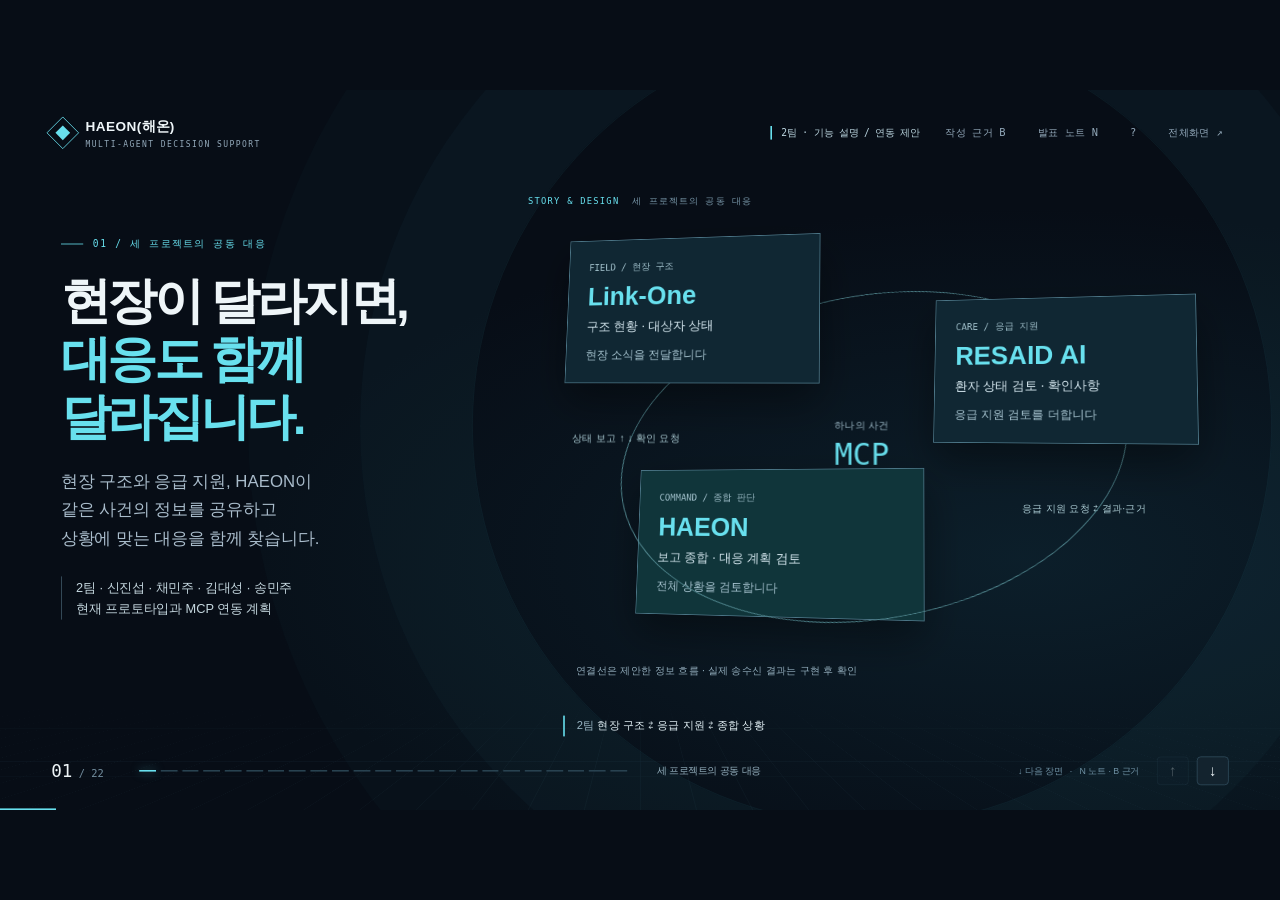
<file: AI_Situation_Room/presentation/index.html>
<!doctype html>
<html lang="ko">
<head>
<meta charset="utf-8"><meta name="viewport" content="width=device-width, initial-scale=1">
<meta name="theme-color" content="#070d16">
<title>2팀 최종 발표 · 현장이 달라지면 대응도 함께 · HAEON(해온)</title>
<style>
@font-face{font-family:LocalKR;src:local('Pretendard'),local('Apple SD Gothic Neo'),local('Malgun Gothic');font-display:swap}
:root{--bg:#070d16;--panel:#0d1a27;--line:#233b4d;--text:#eef5f8;--muted:#93a9ba;--cyan:#68e0ee;--mint:#b6f3bd;--orange:#ffb36b;--ease:cubic-bezier(.2,.75,.16,1);--scale:1}
*{box-sizing:border-box}html,body{margin:0;width:100%;height:100%;overflow:hidden;background:var(--bg);color:var(--text);font-family:LocalKR,-apple-system,BlinkMacSystemFont,'Segoe UI',sans-serif;word-break:keep-all}button{font:inherit;color:inherit;cursor:pointer}button:focus-visible{outline:2px solid var(--cyan);outline-offset:5px}button:disabled{opacity:.3;cursor:default}button,a{-webkit-tap-highlight-color:transparent}::selection{background:#306778}#viewport{width:100%;height:100%;position:relative;overflow:clip}#deck{width:1600px;height:900px;position:absolute;left:50%;top:50%;overflow:clip;transform:translate(-50%,-50%) scale(var(--scale));background:radial-gradient(ellipse at 80% 65%,#102e3c88 0,transparent 53%),#070d16;isolation:isolate}#deck:after{content:'';position:absolute;inset:0;pointer-events:none;opacity:.045;background-image:url("data:image/svg+xml,%3Csvg viewBox='0 0 160 160' xmlns='http://www.w3.org/2200/svg'%3E%3Cfilter id='n'%3E%3CfeTurbulence type='fractalNoise' baseFrequency='.75' numOctaves='3' stitchTiles='stitch'/%3E%3C/filter%3E%3Cpath fill='%23fff' filter='url(%23n)' opacity='.6' d='M0 0h160v160H0z'/%3E%3C/svg%3E");z-index:20}.horizon{position:absolute;inset:360px -500px -500px;background:linear-gradient(#32627525 1px,transparent 1px),linear-gradient(90deg,#32627525 1px,transparent 1px);background-size:65px 65px;transform:perspective(620px) rotateX(68deg);mask-image:linear-gradient(transparent,#000 40%,transparent);opacity:.55;transition:transform 1.6s var(--ease)}.halo{position:absolute;width:1000px;height:1000px;border:1px solid #61d9e515;border-radius:50%;top:-80px;left:590px;box-shadow:0 0 0 140px #61d9e506,0 0 0 280px #61d9e505;transition:transform 1.5s var(--ease)}
header{position:absolute;left:64px;right:64px;top:34px;display:flex;align-items:center;justify-content:space-between;z-index:30}.brand{display:flex;gap:14px;align-items:center;font-size:17px;font-weight:750;letter-spacing:.03em}.mark{width:29px;height:29px;border:1px solid var(--cyan);transform:rotate(45deg);position:relative}.mark:after{content:'';position:absolute;inset:7px;background:var(--cyan)}.brand small{color:var(--muted);font:10px ui-monospace,monospace;letter-spacing:.18em;display:block;margin-top:5px}.top-right{display:flex;gap:24px;align-items:center;font:12px ui-monospace,monospace;color:var(--muted)}.mode{border-left:2px solid var(--cyan);padding-left:12px;color:#bbd5df}.top-right button{background:transparent;border:0;padding:8px;color:var(--muted);font-size:13px}.top-right button:hover{color:var(--cyan)}
.copy{position:absolute;left:76px;top:184px;width:540px;z-index:15;pointer-events:none}.eyebrow{font:12px ui-monospace,monospace;letter-spacing:.18em;color:var(--cyan);display:flex;align-items:center;gap:12px}.eyebrow:before{content:'';width:28px;height:1px;background:var(--cyan)}h1{font-size:66px;line-height:1.17;letter-spacing:-.065em;margin:27px 0 25px;font-weight:760}h1 em{font-style:normal;color:var(--cyan)}.lead{color:#a9bccb;font-size:21px;line-height:1.7;max-width:470px;margin:0}.subline{margin-top:30px;border-left:1px solid #527082;padding-left:18px;font-size:16px;color:#c5d7df;line-height:1.7;max-width:460px}.copy.animate>*{animation:copyIn .85s var(--ease) both}.copy.animate h1{animation-delay:.06s}.copy.animate .lead{animation-delay:.12s}.copy.animate .subline{animation-delay:.18s}@keyframes copyIn{from{opacity:0;transform:translateY(25px);filter:blur(6px)}to{opacity:1;transform:translateY(0);filter:blur(0)}}
.scene-label{position:absolute;left:660px;top:132px;color:#7795a7;letter-spacing:.14em;font:11px ui-monospace,monospace;z-index:12;transition:opacity .5s}.scene-label b{color:var(--cyan);font-weight:400;margin-right:16px}.stage{position:absolute;left:620px;top:130px;width:950px;height:630px;perspective:1700px;perspective-origin:50% 43%;z-index:5}.rig{width:1000px;height:590px;position:absolute;left:-40px;top:35px;transform-style:preserve-3d;transform:translate3d(0,20px,-80px) rotateX(14deg) rotateY(-23deg) rotateZ(4deg) scale(.89);transition:transform 1.55s var(--ease),opacity .85s var(--ease)}.room{position:absolute;inset:0;transform-style:preserve-3d}.room-shell{position:absolute;inset:0;background:#0a1420;border:1px solid #446878;border-radius:15px;box-shadow:0 32px 0 -18px #142839,0 35px 0 -18px #416071,0 65px 100px #000b;transform:translateZ(-6px);transition:opacity .8s,transform 1.4s var(--ease)}.window-bar{height:47px;position:absolute;inset:0 0 auto;display:flex;align-items:center;gap:8px;padding:0 20px;color:#9eafbb;font-size:12px}.window-bar i{height:6px;width:6px;background:#456272;border-radius:50%}.window-bar span{margin-left:13px}.window-bar strong{margin-left:auto;font-size:10px;color:var(--cyan);font-weight:400}.app-header{position:absolute;left:23px;right:23px;top:63px;display:flex;justify-content:space-between;align-items:center}.app-header h2{font-size:19px;margin:0}.app-header p{font-size:11px;color:var(--muted);margin:7px 0}.app-status{font-size:10px;color:var(--mint);border:1px solid #497565;padding:7px 10px}.panels{position:absolute;inset:127px 20px 68px;transform-style:preserve-3d;display:grid;grid-template-columns:270px 390px 276px;gap:12px}.panel{background:#0e1d2a;border:1px solid #2a4557;border-radius:9px;position:relative;transform-style:preserve-3d;transition:transform 1.45s var(--ease),opacity .7s,box-shadow .7s;box-shadow:0 12px 25px #0003;overflow:visible}.panel-head{padding:15px 16px;border-bottom:1px solid #223a4b;display:flex;align-items:center;justify-content:space-between;font-size:13px;font-weight:650}.panel-head span{font:9px ui-monospace,monospace;color:#8fabbc;letter-spacing:.08em}.panel-body{padding:14px}.chat-label{font-size:9px;color:#8da6b7;margin-bottom:8px}.bubble{padding:13px 12px;background:#172e40;border:1px solid #2b4b62;font-size:12px;line-height:1.65;border-radius:8px 8px 2px 8px;margin-bottom:16px}.bubble.ai{background:#102e34;border-color:#2a5860;border-radius:8px 8px 8px 2px}.bubble b{color:var(--cyan);font-weight:500}.attachment{font-size:10px;background:#20384a;padding:9px;border-radius:5px;color:#c7d9e1;margin-top:10px}.input-mock{position:absolute;bottom:14px;left:14px;right:14px;font-size:10px;border:1px solid #38515f;border-radius:6px;padding:12px;color:#819da9;display:flex;justify-content:space-between}.input-mock b{color:var(--cyan)}.graph{height:270px;position:relative;margin-top:4px}.links{position:absolute;inset:0;width:100%;height:100%;overflow:visible}.links path{stroke:#3f697a;stroke-width:1.2;fill:none;stroke-dasharray:6 6}.links .pulse{stroke:var(--cyan);stroke-width:2;stroke-dasharray:10 110;animation:flow 4s linear infinite}.node{position:absolute;width:102px;border:1px solid #35566a;border-radius:8px;background:#122635;text-align:center;padding:12px 6px;font-size:12px;box-shadow:0 5px 12px #0003}.node small{display:block;font-size:9px;color:#95b0bc;margin-top:6px}.node.commander{left:126px;top:10px;border-color:#67b8c5;background:#143640;width:110px}.node.intel{left:11px;top:125px}.node.sar{left:127px;top:125px}.node.resource{left:243px;top:125px}.node.critic{left:127px;top:219px;padding:9px 6px;border-color:#658565}.node .light{display:inline-block;width:5px;height:5px;margin-right:5px;border-radius:50%;background:var(--cyan);box-shadow:0 0 9px #68e0ee}.graph-caption{position:absolute;bottom:12px;left:16px;right:16px;font-size:10px;color:#9eb8c5;border-top:1px solid #29434f;padding-top:10px}.metrics{display:flex;justify-content:space-between;padding:0 0 15px;border-bottom:1px solid #264353}.metric b{display:block;font-size:32px;font-weight:550}.metric small{display:block;font-size:9px;color:#9cb2c2;margin-top:6px}.metric:last-child b{color:var(--orange)}.info-row{display:flex;justify-content:space-between;font-size:10px;padding:12px 0;border-bottom:1px solid #203c4b;gap:8px}.info-row span{color:#a3bbc6}.info-row strong{font-weight:450;text-align:right}.weather{margin-top:14px;display:flex;gap:10px;align-items:center;font-size:10px;color:#a4b8c7}.weather b{color:var(--cyan);font-size:23px;font-weight:400}.source{font-size:9px;color:#7c9cae;margin-top:9px;line-height:1.7}.app-bottom{position:absolute;bottom:20px;left:22px;right:22px;height:31px;border-top:1px solid #24404e;padding-top:13px;display:flex;gap:24px;font-size:10px;color:#98b3c2}.app-bottom b{color:var(--cyan);font-weight:400}.app-bottom span:last-child{margin-left:auto}.panel-number{position:absolute;left:0;top:-57px;opacity:0;transform:translateZ(20px);color:var(--cyan);font:11px ui-monospace,monospace;transition:opacity .6s}.panel-number b{display:block;font-size:26px;margin-bottom:7px;font-weight:400}.hit{position:absolute;inset:0;background:transparent;border:0;border-radius:9px}.hit:hover{box-shadow:inset 0 0 0 1px var(--cyan)}
.floating{position:absolute;transform-style:preserve-3d;transition:transform 1.3s var(--ease),opacity .7s;opacity:0;pointer-events:none}.ticket{left:735px;top:225px;width:660px;padding:40px;background:#0f202e;border:1px solid #466473;border-top:2px solid var(--cyan);box-shadow:0 45px 90px #0009;transform:perspective(1200px) rotateY(-15deg) rotateX(8deg) translateY(160px)}.ticket-top{display:flex;justify-content:space-between;font:12px ui-monospace,monospace;color:#90b5c5;letter-spacing:.1em}.ticket h3{font-size:30px;line-height:1.5;margin:27px 0}.ticket .coord{font:14px ui-monospace,monospace;color:var(--cyan)}.ticket-counts{display:flex;gap:56px;margin-top:30px}.ticket-counts b{font-size:62px;font-weight:500;display:block}.ticket-counts span{font-size:14px;color:#9db8c7}.ticket-counts div:last-child{color:var(--orange)}.ticket-foot{border-top:1px solid #39525e;margin-top:24px;padding-top:17px;font-size:12px;color:#829dab}
.evidence-stack{left:760px;top:200px;width:660px;height:480px;perspective:1400px;transform:translateY(130px)}.evidence-card{position:absolute;left:0;right:0;height:156px;background:#102230;border:1px solid #395767;border-radius:9px;padding:28px 30px;transform:rotateX(15deg) rotateY(-13deg);box-shadow:0 24px 45px #0007;transition:transform 1.3s var(--ease)}.evidence-card:nth-child(1){top:0;z-index:3}.evidence-card:nth-child(2){top:164px;left:30px;right:-30px;z-index:2}.evidence-card:nth-child(3){top:328px;left:60px;right:-60px;z-index:1}.evidence-card .overline{font:11px ui-monospace,monospace;letter-spacing:.12em;color:var(--cyan)}.evidence-card h3{font-size:25px;margin:14px 0 10px;font-weight:550}.evidence-card p{font-size:14px;color:#a1b8c4;margin:0;line-height:1.6}.evidence-card .tag{position:absolute;right:25px;top:25px;font-size:11px;color:#a9c2cc;border:1px solid #46626e;padding:6px 9px}
.conflict{left:704px;top:194px;width:760px;height:500px;transform:translateY(170px) rotateY(-20deg);perspective:1200px}.claim{position:absolute;top:20px;width:310px;height:270px;padding:28px;background:#102333;border:1px solid #426476;box-shadow:0 24px 55px #0008;border-radius:9px;transition:transform 1.3s var(--ease)}.claim:first-child{left:15px;transform:rotateY(15deg) rotateZ(-6deg)}.claim:nth-child(2){right:15px;transform:rotateY(-15deg) rotateZ(6deg);border-color:#a57851;background:#2b241e}.claim .overline{font-size:13px;color:#9db6c8}.claim b{font-size:116px;font-weight:500;line-height:1.3;letter-spacing:-.07em}.claim b small{font-size:20px;letter-spacing:0;margin-left:12px;color:#9db6c8}.claim:nth-child(2) b{color:var(--orange)}.claim p{font-size:13px;color:#a6bac5;margin:0}.versus{position:absolute;left:350px;top:106px;font-size:45px;color:var(--orange)}.question{position:absolute;bottom:32px;left:20px;right:20px;padding:23px 28px;border-left:2px solid var(--orange);background:#172632;font-size:21px;line-height:1.6}.question small{display:block;font:11px ui-monospace,monospace;color:var(--orange);margin-bottom:9px;letter-spacing:.1em}
.resolution{left:693px;top:195px;width:805px;height:500px;transform:translateY(100px) rotateX(15deg)}.confirmed{font:12px ui-monospace,monospace;color:var(--mint);letter-spacing:.1em;display:flex;align-items:center;gap:12px}.confirmed:before{content:'';height:8px;width:8px;background:var(--mint);border-radius:50%}.equation{display:flex;align-items:center;gap:32px;margin:30px 0}.equation b{font-size:127px;font-weight:550;letter-spacing:-.08em}.equation i{font-style:normal;font-weight:300;font-size:45px;color:#658091}.equation small{display:block;font-size:15px;letter-spacing:0;font-weight:400;color:#b2c5ce;margin-top:-8px}.equation .pending{color:var(--orange)}.revision{border-top:1px solid #365665;padding:22px 0;display:grid;grid-template-columns:110px 1fr;gap:20px;font-size:17px;color:#c1d5df}.revision span{font:12px ui-monospace,monospace;color:var(--cyan);padding-top:4px}.revision b{font-weight:500}.revision p{font-size:14px;color:#8ba7b7;margin:9px 0 0}.revision.old{opacity:.5}.revision.old b{text-decoration:line-through;text-decoration-color:#91aaba55}
.architecture{left:695px;top:204px;width:790px;height:475px;transform:translateY(130px) rotateY(-20deg)}.arch-layer{height:92px;display:flex;align-items:center;gap:25px;border-top:1px solid #416377;background:linear-gradient(90deg,#183643aa,#13212c33);padding:20px 25px;transform:perspective(1100px) rotateY(-13deg) rotateX(8deg);margin:17px 0;box-shadow:0 18px 20px #0004}.arch-layer:nth-child(2){margin-left:25px}.arch-layer:nth-child(3){margin-left:50px}.arch-layer:nth-child(4){margin-left:75px}.arch-layer .num{font:24px ui-monospace,monospace;color:#5d8299}.arch-layer h3{font-size:20px;margin:0 0 7px;min-width:170px}.arch-layer p{font-size:13px;margin:0;color:#a8bfcc}.arch-layer .stack{margin-left:auto;font:12px ui-monospace,monospace;color:var(--cyan);text-align:right;line-height:1.7}
.closing{position:absolute;left:80px;right:80px;top:200px;z-index:15;opacity:0;pointer-events:none;transform:translateY(60px);transition:opacity .8s,transform 1.2s var(--ease)}.closing .eyebrow{justify-content:center}.closing h2{font-size:88px;text-align:center;font-weight:650;line-height:1.2;letter-spacing:-.055em;margin:32px 0}.closing h2 span{color:var(--cyan)}.closing .closing-line{text-align:center;font-size:23px;color:#b1c7d4;line-height:1.7}.closing-bottom{display:flex;justify-content:center;gap:70px;margin-top:62px}.closing-bottom div{font-size:17px;border-top:1px solid #416475;padding-top:20px;width:235px}.closing-bottom b{font:12px ui-monospace,monospace;color:var(--cyan);display:block;margin-bottom:13px;letter-spacing:.12em}.closing-status{text-align:center;margin-top:50px;font-size:12px;color:#7292a5}
.callout{position:absolute;left:719px;top:782px;font-size:14px;color:#9bb8c6;border-left:2px solid var(--cyan);padding:4px 0 4px 15px;z-index:12;max-width:740px;transition:opacity .4s}.callout strong{color:#e1eff4;font-weight:500}.callout span{margin-left:12px;font-size:12px;color:#7097aa}
footer{position:absolute;left:64px;right:64px;bottom:31px;display:flex;align-items:center;z-index:35;gap:25px}.page{font:13px ui-monospace,monospace;width:75px;color:#738e9f}.page b{color:var(--text);font-size:22px;font-weight:400;margin-right:8px}.progress{display:flex;gap:6px;flex:1;max-width:650px}.progress button{height:28px;flex:1;background:transparent;border:0;position:relative}.progress button:after{content:'';position:absolute;height:2px;background:#284250;left:0;right:0;top:13px;transition:background .3s,box-shadow .3s}.progress button.past:after{background:#65818f}.progress button.active:after{background:var(--cyan);box-shadow:0 0 12px #68e0ee88}.chapter-name{font-size:12px;color:#97b2c0;margin-left:12px}.controls{margin-left:auto;display:flex;align-items:center;gap:10px}.controls .hint{font-size:11px;color:#6f91a4;margin-right:12px}.controls button{background:#13232e;border:1px solid #304c5c;width:40px;height:36px;font-size:19px;border-radius:5px}.controls button:hover{border-color:var(--cyan)}.bottom-progress{height:2px;position:absolute;bottom:0;left:0;background:var(--cyan);transition:width 1s var(--ease);z-index:40}
.overlay{position:absolute;z-index:60;inset:100px 120px 100px;background:#0c1a26f7;border:1px solid #487183;border-radius:12px;padding:45px 55px;backdrop-filter:blur(25px);box-shadow:0 40px 120px #000c;overflow:auto}.overlay[hidden]{display:none}.overlay h2{font-size:31px;margin:0 0 14px}.overlay p{font-size:21px;line-height:1.8;color:#b4cad7}.overlay .close{position:absolute;right:22px;top:18px;border:1px solid #426273;background:none;padding:8px 15px;border-radius:5px}.overlay a{color:var(--cyan);text-underline-offset:4px}.reference-item{border-top:1px solid #365565;padding:17px 0}.reference-item blockquote{margin:10px 0;font-size:17px;color:#d5e5ed;line-height:1.65}.reference-item small{color:#97b5c5;font-size:13px}.overlay .note-label{font:12px ui-monospace,monospace;color:var(--cyan);letter-spacing:.1em;margin:32px 0 10px}.overlay ul{font-size:18px;color:#adc3d0;line-height:1.9;padding-left:22px}.overlay .note-grid{display:grid;grid-template-columns:2fr 1fr;gap:45px}.key{display:inline-block;border:1px solid #456171;border-radius:4px;padding:1px 8px;margin:0 5px;font-size:15px;color:#deedf2}.toast{position:absolute;left:50%;bottom:100px;transform:translateX(-50%);padding:12px 22px;background:#213c4a;border:1px solid #638394;z-index:99;font-size:15px;border-radius:5px}.toast[hidden]{display:none}.sr-only{position:absolute;width:1px;height:1px;padding:0;margin:-1px;overflow:hidden;clip:rect(0,0,0,0);white-space:nowrap;border:0}
/* Inactive 3D scenes must leave the render tree, not just become transparent. */
#stage[aria-hidden="true"],.floating[aria-hidden="true"],.closing[aria-hidden="true"]{display:none!important}
/* A persistent stage: the camera and its three UI surfaces travel between scenes. */
[data-scene="0"] .rig{transform:translate3d(20px,20px,-90px) rotateX(19deg) rotateY(-28deg) rotateZ(6deg) scale(.84)}
[data-scene="1"] .rig{transform:translate3d(420px,140px,-700px) rotateX(25deg) rotateY(-42deg) scale(.8);opacity:.13}
[data-scene="1"] .ticket{opacity:1;transform:perspective(1200px) rotateY(-10deg) rotateX(6deg) translateY(0)}
[data-scene="2"] .rig{transform:translate3d(-5px,5px,0) rotateX(0deg) rotateY(0deg) scale(.91)}
[data-scene="3"] .rig{transform:translate3d(6px,70px,-30px) rotateX(10deg) rotateY(-13deg) scale(.82)}
[data-scene="3"] .room-shell{opacity:.25;transform:translateZ(-80px)}
[data-scene="3"] .chat-panel{transform:translate3d(-25px,-34px,95px)}
[data-scene="3"] .org-panel{transform:translate3d(0,15px,40px)}
[data-scene="3"] .status-panel{transform:translate3d(22px,-40px,115px)}
[data-scene="3"] .panel-number{opacity:1}
[data-scene="3"] .app-header,[data-scene="3"] .app-bottom{opacity:.4}
[data-scene="4"] .rig{transform:translate3d(-45px,0,-30px) rotateX(5deg) rotateY(-8deg) scale(.96)}
[data-scene="4"] .chat-panel,[data-scene="4"] .status-panel{opacity:.1;transform:translateZ(-80px)}
[data-scene="4"] .org-panel{transform:translate3d(0,2px,140px) scale(1.28);box-shadow:0 35px 100px #000c}
[data-scene="4"] .room-shell,[data-scene="4"] .app-header,[data-scene="4"] .app-bottom{opacity:.15}
[data-scene="5"] .rig,[data-scene="6"] .rig,[data-scene="7"] .rig,[data-scene="8"] .rig{transform:translate3d(270px,180px,-1000px) rotateX(38deg) rotateY(-40deg) scale(.85);opacity:0;pointer-events:none}
[data-scene="5"] .evidence-stack{opacity:1;transform:translateY(0)}
[data-scene="6"] .conflict{opacity:1;transform:translateY(0) rotateY(0deg)}
[data-scene="6"] .halo{transform:translateX(-60px) scale(.9);border-color:#ffb36b28;box-shadow:0 0 0 140px #ffb36b06,0 0 0 280px #ffb36b05}
[data-scene="7"] .resolution{opacity:1;transform:translateY(0) rotateX(0deg)}
[data-scene="8"] .architecture{opacity:1;transform:translateY(0) rotateY(0deg)}
[data-scene="9"] .copy,[data-scene="9"] .scene-label,[data-scene="9"] .callout{opacity:0;pointer-events:none}
[data-scene="9"] .closing{opacity:1;transform:translateY(0)}
[data-scene="9"] .rig{opacity:.1;transform:translate3d(-180px,480px,-350px) rotateX(65deg) rotateY(0deg) scale(1.3);pointer-events:none}
[data-scene="9"] .halo{transform:translateX(-340px) scale(1.2)}
[data-scene="7"] .equation>div{animation:numberArrival .95s var(--ease) both}
[data-scene="7"] .equation>div:nth-of-type(2){animation-delay:.12s}
[data-scene="7"] .equation>div:nth-of-type(3){animation-delay:.24s}
[data-scene="7"] .revision{animation:copyIn .9s var(--ease) .32s both}
@keyframes numberArrival{from{opacity:0;transform:perspective(650px) translateY(65px) rotateX(-55deg);filter:blur(8px)}to{opacity:1;transform:perspective(650px) translateY(0) rotateX(0);filter:blur(0)}}
@keyframes flow{to{stroke-dashoffset:-240}}
@media(prefers-reduced-motion:reduce){*,*:before,*:after{animation:none!important;transition:none!important}}
.reduce-motion *,.reduce-motion *:before,.reduce-motion *:after{animation:none!important;transition:none!important}
@media print{html,body{overflow:visible;height:auto;background:#fff}#viewport{display:block;overflow:visible;height:auto}#deck{transform:none!important;width:1600px;height:900px}header,footer,.overlay{display:none!important}@page{size:landscape;margin:0}}

.custom-visual{position:absolute;left:700px;top:182px;width:790px;height:555px;z-index:8;perspective:1600px}.custom-visual[hidden]{display:none}.custom-visual.reveal{animation:visualIn .8s var(--ease) both}@keyframes visualIn{from{opacity:0;transform:translateY(28px)}to{opacity:1;transform:translateY(0)}}
.depth-stack{padding:0 38px 0 0;transform-style:preserve-3d}.depth-sheet{height:144px;margin:0 0 22px;display:flex;gap:24px;padding:25px 28px;background:linear-gradient(110deg,#16333e,#10212d);border:1px solid #456474;box-shadow:0 22px 35px #0005;transform:rotateY(-8deg) rotateX(5deg)}.depth-sheet:nth-child(2){margin-left:22px;margin-right:-22px}.depth-sheet:nth-child(3){margin-left:44px;margin-right:-44px}.sheet-index{font:26px ui-monospace,monospace;color:#7895a4;padding-top:23px}.depth-sheet small{color:var(--cyan);font-size:12px}.depth-sheet h3{font-size:26px;letter-spacing:-.035em;margin:10px 0}.depth-sheet p{font-size:17px;color:#b0c6d0;line-height:1.5;margin:0}.visual-foot{position:absolute;bottom:0;left:20px;right:0;color:#93adbc;font-size:13px;line-height:1.7}
.network{height:490px;position:relative;transform-style:preserve-3d}.orbit{position:absolute;inset:52px 75px 8px;border:1px solid #538a92;border-radius:50%;transform:rotateX(20deg) rotateZ(-12deg)}.net-node{position:absolute;width:325px;padding:25px 26px;background:#102733;border:1px solid #4b7586;box-shadow:0 22px 50px #0006;transform:perspective(1400px) rotateY(-8deg) rotateX(5deg)}.net-node small{font:12px ui-monospace,monospace;color:#9bbac5}.net-node h3{font-size:33px;margin:10px 0;color:var(--cyan)}.net-node p{font-size:16px;color:#d1e3eb;margin:10px 0 16px}.net-node b{font-size:15px;font-weight:450;color:#a3c0cc}.net-node.field{left:0;top:0}.net-node.aid{right:0;top:75px}.net-node.command{left:88px;top:291px;width:365px;background:#10353a}.net-core{position:absolute;top:229px;left:338px;font-size:13px;text-align:center;color:#9db9c7}.net-core strong{display:block;font:38px ui-monospace,monospace;color:var(--cyan);margin:5px}.net-core small{font-size:12px}.net-label{position:absolute;font-size:13px;color:#a8c8d0}.net-label.up{left:15px;top:245px}.net-label.across{right:15px;top:333px;width:240px;text-align:center}.flow-plane{background:#102431;border-top:2px solid var(--cyan);padding:10px 34px;transform:perspective(1300px) rotateY(-7deg) rotateX(3deg);box-shadow:0 30px 55px #0005}.flow-step{display:flex;gap:24px;align-items:center;min-height:116px;border-bottom:1px solid #30515f}.flow-step:last-child{border:0}.flow-step>span{font:26px ui-monospace,monospace;color:#75a7b6}.flow-step h3{font-size:25px;margin:0 0 10px}.flow-step p{font-size:17px;color:#a9c2ce;margin:0;line-height:1.5}.promise-plane{padding:25px 40px 40px;background:#11333b;transform:perspective(1200px) rotateY(-7deg);border-top:2px solid var(--cyan);box-shadow:0 35px 60px #0005}.quote-mark{font-size:100px;line-height:1;color:var(--cyan)}.promise-plane h3{font-size:37px;line-height:1.5;letter-spacing:-.04em;margin:0}.promise-plane>p{font-size:14px;color:#b2cbd2}.promise-items{margin-top:35px;display:flex;flex-direction:column;gap:18px;color:#cee0e5;font-size:20px}.progress{max-width:610px}.copy{width:550px}h1{font-size:62px}.lead{max-width:520px;font-size:21px}.subline{max-width:515px}.callout{left:704px;font-size:14px}.page{width:85px;flex-shrink:0}.chapter-name{max-width:150px}.closing-status{font-size:14px}

.e2e-heading{font-size:62px;white-space:nowrap;color:#e8f7ff}.e2e-concept{background:#102a36;border-top:2px solid var(--cyan);padding:36px 36px 28px;box-shadow:0 30px 50px #0005;transform:perspective(1400px) rotateY(-5deg)}.e2e-name{font-size:58px;font-weight:650;letter-spacing:-.025em;color:var(--cyan)}.e2e-caption{font-size:20px;color:#b9d4dd;line-height:1.5;margin:15px 0 25px}.e2e-stages article{display:grid;grid-template-columns:44px 150px 1fr;align-items:center;gap:12px;padding:20px 0;border-top:1px solid #385a68}.e2e-stages span{font-size:24px;color:#7faab9}.e2e-stages h3{font-size:25px;margin:0}.e2e-stages p{font-size:17px;line-height:1.6;color:#b4ccd6;margin:0}.e2e-return{border-top:1px solid #385a68;padding-top:20px;font-size:18px;color:var(--cyan)}
</style>
</head>
<body>
<div id="viewport"><main id="deck" data-scene="0" aria-label="HAEON(해온) 발표자료">
<div class="horizon" aria-hidden="true"></div><div class="halo" aria-hidden="true"></div>
<header><div class="brand"><div class="mark" aria-hidden="true"></div><div>HAEON(해온)<small>MULTI-AGENT DECISION SUPPORT</small></div></div><div class="top-right"><span class="mode">2팀 · 기능 설명 / 연동 제안</span><button id="sourcesBtn" title="작성 근거 (B)">작성 근거 B</button><button id="notesBtn" title="발표자 노트 (N)">발표 노트 N</button><button id="helpBtn" aria-label="조작 도움말">?</button><button id="fullBtn" title="전체화면 (F)">전체화면 ↗</button></div></header>
<section class="copy animate" id="copy"><div class="eyebrow" id="eyebrow"></div><h1 id="headline"></h1><p class="lead" id="lead"></p><div class="subline" id="subline"></div></section>
<div class="scene-label" id="sceneLabel"><b>STORY & DESIGN</b>01 / COMMAND CENTER</div>
<div class="stage" id="stage" aria-label="상황실 화면 구성 예시"><div class="rig"><div class="room">
<div class="room-shell"></div><div class="window-bar"><i></i><i></i><i></i><span>MULTI-AGENT DECISION SUPPORT / DEMO-001</span><strong>INTERFACE CONCEPT</strong></div>
<div class="app-header"><div><h2>동해 해상 · 어선 충돌 훈련</h2><p>북위 37.50° · 동경 129.50° / 사건 DEMO-001</p></div><div class="app-status">S0 · 최초 신고 기준</div></div>
<div class="panels">
<section class="panel chat-panel"><div class="panel-number"><b>01</b>CONVERSATION</div><div class="panel-head">상황실장 채팅<span>USER ↔ COMMANDER</span></div><div class="panel-body"><div class="chat-label">사용자 · 최초 신고</div><div class="bubble">훈련 상황이야. 어선 A호 충돌 신고.<br>승선원 <b>5명</b>, 구조 보고 <b>4명</b>,<br>소재 미확인 <b>1명</b>이야.<br>필요한 조사와 대응안을 정리해줘.</div><div class="chat-label">AI 상황실장 · 응답 예시</div><div class="bubble ai">제공된 위치와 인원을 기준으로<br>기상·대응지침·가용자원을<br>각 요원에게 확인하도록 하겠습니다.</div></div><div class="input-mock">상황을 추가하거나 자료를 첨부하세요 <b>↑</b></div><button class="hit" data-detail="chat" aria-label="상황실장 채팅 영역 설명"></button></section>
<section class="panel org-panel"><div class="panel-number"><b>02</b>ORCHESTRATION</div><div class="panel-head">지시와 보고<span>ACTIVITY PREVIEW</span></div><div class="graph"><svg class="links" viewBox="0 0 360 270" aria-label="상황실장과 요원 사이의 지시 및 보고 경로" role="img"><defs><marker id="arrow" viewBox="0 0 10 10" refX="8" refY="5" markerWidth="5" markerHeight="5" orient="auto-start-reverse"><path d="M0 0L10 5L0 10" fill="#68e0ee" stroke="none"/></marker></defs><path d="M180 68V97H62V123 M180 68V123 M180 97H294V123" marker-end="url(#arrow)"/><path d="M62 186V205H180V219 M180 186V219 M294 186V205H180"/><path class="pulse" d="M180 68V97H62V123 M180 68V123 M180 97H294V123"/><path class="pulse" d="M294 186V205H180V219 M62 186V205H180"/></svg><div class="node commander">상황실장<small>임무 선택 · 종합</small></div><div class="node intel"><span class="light"></span>정보요원<small>자료 · 기상 조회</small></div><div class="node sar"><span class="light"></span>수색구조요원<small>지침 근거 검색</small></div><div class="node resource"><span class="light"></span>자원지원요원<small>가상 자원 검토</small></div><div class="node critic">검증요원<small>모순 · 근거 점검</small></div></div><div class="graph-caption">보고 → 상황실장 종합 → 검증 · 상세에서 근거 확인</div><button class="hit" data-detail="org" aria-label="지시와 보고 영역 설명"></button></section>
<section class="panel status-panel"><div class="panel-number"><b>03</b>SITUATION</div><div class="panel-head">현재 상황<span>VERSION S0</span></div><div class="panel-body"><div class="metrics"><div class="metric"><b>5</b><small>신고상 총원</small></div><div class="metric"><b>4</b><small>구조 보고</small></div><div class="metric"><b>1</b><small>소재 미확인</small></div></div><div class="info-row"><span>사건</span><strong>충돌 / 선체 파손</strong></div><div class="info-row"><span>침수 여부</span><strong>확인 필요</strong></div><div class="info-row"><span>인원 출처</span><strong>최초 신고</strong></div><div class="weather"><b>—</b><div>기상·해상 정보<br><span>실제 API 연동 예정</span></div></div><div class="source">예측·관측 구분 / 기준시각 / 조회시각<br>좌표·단위·출처를 함께 표시</div></div><button class="hit" data-detail="status" aria-label="현재 상황 영역 설명"></button></section>
</div><div class="app-bottom"><b>대응안 및 검증</b><span>변경 이유</span><span>이전 버전</span><span>원본과 이력을 함께 보존</span></div>
</div></div></div>
<section class="floating ticket" aria-label="가상 최초 신고"><div class="ticket-top"><span>INCOMING REPORT</span><span>DEMO-001 / S0</span></div><h3>동해 해상, 어선 A호 충돌.<br>한 명의 소재가 확인되지 않았다.</h3><div class="coord">37.50° N &nbsp; 129.50° E</div><div class="ticket-counts"><div><b>5</b><span>신고상 총원</span></div><div><b>4</b><span>구조 보고</span></div><div><b>1</b><span>소재 미확인</span></div></div><div class="ticket-foot">가상 훈련 · 신고 내용이며 현장 확인이 끝난 사실이 아닙니다.</div></section>
<section class="floating evidence-stack" aria-label="세 종류의 근거"><article class="evidence-card"><div class="overline">01 / WEATHER · MCP</div><span class="tag">외부 데이터</span><h3>위치로 기상을 조회한다</h3><p>풍속·풍향·파고 / 좌표·단위·기준시각<br>예측자료와 현장 관측을 구분</p></article><article class="evidence-card"><div class="overline">02 / GUIDELINES · RAG</div><span class="tag">문서 근거</span><h3>대응안에 지침 구절을 연결한다</h3><p>질문 → 벡터 검색 → 관련 구절 → 조치<br>문서명·절·버전을 함께 보존</p></article><article class="evidence-card"><div class="overline">03 / RESOURCES · LOCAL DATA</div><span class="tag">가상 자료</span><h3>제공된 가용자원만 검토한다</h3><p>UNIT-A 가용 / UNIT-B 다른 임무 / TEAM-A 가용<br>실제 기관 자원 및 출동명령과 구분</p></article></section>
<section class="floating conflict" aria-label="최초 신고와 명부 불일치"><article class="claim"><div class="overline">최초 신고 · S0</div><b>5<small>명</small></b><p>신고자가 전달한 승선원 수</p></article><article class="claim"><div class="overline">첨부 명부 · S1</div><b>7<small>명</small></b><p>P01–P07 · 전체 ID 대조</p></article><span class="versus">≠</span><div class="question"><small>COMMANDER / CONFIRMATION REQUIRED</small>“이번 출항에 실제 승선한 7명의 명부가 맞습니까?”</div></section>
<section class="floating resolution" aria-label="사용자 확인 후 상황 및 계획 갱신"><div class="confirmed">S2 / 사용자 정정 근거로 갱신</div><div class="equation"><div><b>7</b><small>승선원 총원</small></div><i>=</i><div><b>4</b><small>구조 보고</small></div><i>+</i><div class="pending"><b>3</b><small>소재 미확인</small></div></div><div class="revision"><span>REASSIGN</span><div><b>소재 미확인 3명·침수 보고에 따른 재검토 지시</b><p>지시 예시: 수색구조요원 지침 재검토 · 자원지원요원 지원 검토안 보완</p></div></div><div class="revision old"><span>HISTORY</span><div><b>최초 신고 기준 5명 / 소재 미확인 1명</b><p>이전 기록 보존 · 최신 상황에 자동 덮어쓰기 금지</p></div></div></section>
<section class="floating architecture" aria-label="신뢰성 및 모델 비교 계획">
<div class="arch-layer"><div class="num">01</div><div><h3>인원 정합성</h3><p>중복 P04 · 명부 밖 P99 · 합계 검사</p></div><div class="stack">규칙 검사<br>정답 대조 예정</div></div>
<div class="arch-layer"><div class="num">02</div><div><h3>근거와 모순</h3><p>출처 없는 주장 · 보고 간 충돌 검토</p></div><div class="stack">검증요원<br>오류 검출 시험 예정</div></div>
<div class="arch-layer"><div class="num">03</div><div><h3>두 모델 비교</h3><p>동일 입력·근거·출력 요구로 비교</p></div><div class="stack">오류 · 질문 · 지시 · 시간<br>미실시 / 우열 미확정</div></div>
<div class="arch-layer"><div class="num">04</div><div><h3>실패와 복원</h3><p>기상 실패 · 이전 보고 · 재시작 복원</p></div><div class="stack">실패를 숨기지 않기<br>시나리오 검증 예정</div></div>
</section>
<section class="closing"><div class="eyebrow">FIELD ⇄ CARE ⇄ COMMAND</div><h2>현장이 달라지면,<br><span>대응도 함께 달라집니다.</span></h2><p class="closing-line">현장 구조 · 응급 지원 · 해온을 하나의 사건으로.<br>현장 소식과 전문 검토를 모아 대응을 제안하고, 사람이 판단합니다.</p><div class="closing-bottom"><div><b>01 / WORKFLOW</b>재입력 부담을 줄이는 상황 공유</div><div><b>02 / EVIDENCE</b>요원의 검토 내용과 근거 확인</div><div><b>03 / ACCOUNTABILITY</b>무엇을 왜 바꿨는지 기록</div></div><p class="closing-status">2팀 · 신진섭 · 채민주 · 김대성 · 송민주 / 프로젝트 MCP 연동·벡터 RAG는 구현 목표</p></section>
<section class="custom-visual" id="customVisual" hidden aria-label="스토리 설명 도식"></section><div class="callout" id="callout"></div>
<footer><div class="page"><b id="pageNum">01</b>/ 22</div><nav class="progress" id="progress" aria-label="발표 장면 선택"></nav><span class="chapter-name" id="chapterName"></span><div class="controls"><span class="hint">↓ 다음 장면 &nbsp; · &nbsp; N 노트 · B 근거</span><button id="prev" aria-label="이전 장면">↑</button><button id="next" aria-label="다음 장면">↓</button></div></footer><div class="bottom-progress" id="bottomProgress"></div>
<aside class="overlay" id="overlay" role="dialog" aria-modal="true" aria-labelledby="overlayTitle" hidden><button class="close" id="closeOverlay">닫기 Esc</button><h2 id="overlayTitle"></h2><div id="overlayBody"></div></aside><div class="toast" id="toast" role="status" hidden></div><div class="sr-only" id="announce" aria-live="polite"></div>
</main></div>
<script>
'use strict';
const references = {"strategy": {"doc": "06_해커톤_시상_공략.md", "section": "2. 심사위원에게 먼저 증명할 것", "quote": "첫 1분 안에 사용자 입력과 실제 임무 지시를 보여준다.", "kind": "전략적 해석", "href": "sources/06_%E1%84%92%E1%85%A2%E1%84%8F%E1%85%A5%E1%84%90%E1%85%A9%E1%86%AB_%E1%84%89%E1%85%B5%E1%84%89%E1%85%A1%E1%86%BC_%E1%84%80%E1%85%A9%E1%86%BC%E1%84%85%E1%85%A3%E1%86%A8.md"}, "identity": {"doc": "01_프로젝트.md", "section": "1. 제품 정의", "quote": "핵심 메시지는 **AI Assistant에서 AI Organization으로**다.", "kind": "제품 설계", "href": "sources/01_%E1%84%91%E1%85%B3%E1%84%85%E1%85%A9%E1%84%8C%E1%85%A6%E1%86%A8%E1%84%90%E1%85%B3.md"}, "s0": {"doc": "02_데모_시나리오.md", "section": "3. 첫 입력 S0", "quote": "현재 표시는 ‘최초 신고 총원 5명 / 구조 보고 4명 / 소재 미확인 1명’이다.", "kind": "가상 시나리오", "href": "sources/02_%E1%84%83%E1%85%A6%E1%84%86%E1%85%A9_%E1%84%89%E1%85%B5%E1%84%82%E1%85%A1%E1%84%85%E1%85%B5%E1%84%8B%E1%85%A9.md"}, "roles": {"doc": "01_프로젝트.md", "section": "3. 역할과 책임", "quote": "상황실장은 의미를 판단하고, 프로그램은 지시 형식·버전·합계를 검사해 실행·저장한다.", "kind": "제품 설계", "href": "sources/01_%E1%84%91%E1%85%B3%E1%84%85%E1%85%A9%E1%84%8C%E1%85%A6%E1%86%A8%E1%84%90%E1%85%B3.md"}, "ui": {"doc": "03_UI_UX.md", "section": "1. 화면 원칙", "quote": "화면의 중심은 채팅, 요원 소통, 현재 상황이다.", "kind": "화면 요구사항", "href": "sources/03_UI_UX.md"}, "s1": {"doc": "02_데모_시나리오.md", "section": "4. 자료와 추가 입력 S1·S2 / S1", "quote": "명부가 이번 출항의 실제 탑승자 명부인지 사용자에게 묻는다.", "kind": "가상 시나리오", "href": "sources/02_%E1%84%83%E1%85%A6%E1%84%86%E1%85%A9_%E1%84%89%E1%85%B5%E1%84%82%E1%85%A1%E1%84%85%E1%85%B5%E1%84%8B%E1%85%A9.md"}, "s2": {"doc": "02_데모_시나리오.md", "section": "4. 자료와 추가 입력 S1·S2 / S2", "quote": "상황실장이 영향받는 요원에게 보완 지시하고 수정 대응안을 만든다.", "kind": "가상 시나리오", "href": "sources/02_%E1%84%83%E1%85%A6%E1%84%86%E1%85%A9_%E1%84%89%E1%85%B5%E1%84%82%E1%85%A1%E1%84%85%E1%85%B5%E1%84%8B%E1%85%A9.md"}, "history": {"doc": "03_UI_UX.md", "section": "8. 대응안·검증", "quote": "새 정보 도착 시 기존 계획에 ‘재검토 필요’를 표시하고, 새 계획을 만들면 이전안과 달라진 이유를 보여준다.", "kind": "화면 요구사항", "href": "sources/03_UI_UX.md"}, "edu": {"doc": "06_해커톤_시상_공략.md", "section": "3. 교육내용 수용 계획", "quote": "특히 모델 비교는 역할 이름을 여러 개 붙이는 것으로 대신하지 않는다.", "kind": "교육 적용 전략", "href": "sources/06_%E1%84%92%E1%85%A2%E1%84%8F%E1%85%A5%E1%84%90%E1%85%A9%E1%86%AB_%E1%84%89%E1%85%B5%E1%84%89%E1%85%A1%E1%86%BC_%E1%84%80%E1%85%A9%E1%86%BC%E1%84%85%E1%85%A3%E1%86%A8.md"}, "api": {"doc": "10_데이터_API_검증기록.md", "section": "1. 최신 결정", "quote": "외부 데이터 API는 **무료 범위의 기상·해상 정보만** 사용한다.", "kind": "확정 범위", "href": "sources/10_%E1%84%83%E1%85%A6%E1%84%8B%E1%85%B5%E1%84%90%E1%85%A5_API_%E1%84%80%E1%85%A5%E1%86%B7%E1%84%8C%E1%85%B3%E1%86%BC%E1%84%80%E1%85%B5%E1%84%85%E1%85%A9%E1%86%A8.md"}, "verification": {"doc": "04_개발계획.md", "section": "9. 의미 있는 최소 검증", "quote": "핵심 정상 흐름 1회, 인원 모순 1회, 도구 실패 1회, 복원 확인으로 시작하고 남은 위험에만 추가한다.", "kind": "검증 계획", "href": "sources/04_%E1%84%80%E1%85%A2%E1%84%87%E1%85%A1%E1%86%AF%E1%84%80%E1%85%A8%E1%84%92%E1%85%AC%E1%86%A8.md"}, "comparison": {"doc": "06_해커톤_시상_공략.md", "section": "6. 모델 비교와 업무효과", "quote": "비교 항목은 인원 오류, 출처 없는 주장, 확인 질문, 지시 적합성, 응답시간이다.", "kind": "평가 계획", "href": "sources/06_%E1%84%92%E1%85%A2%E1%84%8F%E1%85%A5%E1%84%90%E1%85%A9%E1%86%AB_%E1%84%89%E1%85%B5%E1%84%89%E1%85%A1%E1%86%BC_%E1%84%80%E1%85%A9%E1%86%BC%E1%84%85%E1%85%A3%E1%86%A8.md"}, "value": {"doc": "05_발표자료.md", "section": "8. 효과와 한계 표현", "quote": "기대효과는 정보 재입력 감소, 역할별 조사 가시화, 정정 이력 추적으로 설명한다.", "kind": "기대효과", "href": "sources/05_%E1%84%87%E1%85%A1%E1%86%AF%E1%84%91%E1%85%AD%E1%84%8C%E1%85%A1%E1%84%85%E1%85%AD.md"}, "limits": {"doc": "06_해커톤_시상_공략.md", "section": "1. 확인된 시상·교육 정보", "quote": "공식 세부 배점·평가표·수상팀 수는 제공자료에서 확인되지 않았다.", "kind": "확인 한계", "href": "sources/06_%E1%84%92%E1%85%A2%E1%84%8F%E1%85%A5%E1%84%90%E1%85%A9%E1%86%AB_%E1%84%89%E1%85%B5%E1%84%89%E1%85%A1%E1%86%BC_%E1%84%80%E1%85%A9%E1%86%BC%E1%84%85%E1%85%A3%E1%86%A8.md"}, "rag": {"doc": "04_개발계획.md", "section": "8. 데이터·도구 구현 경계", "quote": "MCP: 클라이언트 → MCP 도구 → 기상 함수 → 외부 API 경로를 실제로 확인한다.", "kind": "구현·검증 계획", "href": "sources/04_%E1%84%80%E1%85%A2%E1%84%87%E1%85%A1%E1%86%AF%E1%84%80%E1%85%A8%E1%84%92%E1%85%AC%E1%86%A8.md"}, "focus": {"doc": "05_발표자료.md", "section": "3.1 왜 여러 AI 에이전트인가", "quote": "필요한 순간, 필요한 전문성에 추론을 집중한다.", "kind": "설계 원칙·검증할 기대효과", "href": "sources/05_%E1%84%87%E1%85%A1%E1%86%AF%E1%84%91%E1%85%AD%E1%84%8C%E1%85%A1%E1%84%85%E1%85%AD.md"}, "story": {"doc": "AI_situation_room_RAG_story.md", "section": "§1–11 · 사용자 제공 기술 스토리", "quote": "AI가 여러 매뉴얼을 근거로 상황을 판단한다.", "kind": "설계 방향 · 구현 완료 근거 아님", "href": "sources/AI_situation_room_RAG_story.md"}, "roster": {"doc": "최신 팀 편성 이미지 · 4번", "section": "2팀 · 해양구조 및 응급 상황 대응", "quote": "팀원 (4명) 신진섭, 채민주, 김대성, 송민주", "kind": "사용자 지정 최신 인원 기준", "href": "sources/current-roster.jpeg"}, "projects": {"doc": "신청팀 분석 및 팀 구성 · 2번", "section": "2팀 · 3개 과제", "quote": "Link-One / RESAID AI / 해양경찰 AI 상황실", "kind": "과제 내용 기준 · 인원은 4번 이미지 우선", "href": "sources/team-projects-1-3.jpg"}, "other": {"doc": "신청팀 분석 · 1번", "section": "4~6팀 과제", "quote": "AI 행정·보고서 및 지식 에이전트 / 교육·훈련 / 해양안전 예방·점검", "kind": "주제 비교용 · 다른 팀의 구현 수준은 미확인", "href": "sources/team-projects-4-6.jpg"}, "brief": {"doc": "사용자 발표자료 제작 요청", "section": "2026-09-27 · 협업 제안", "quote": "각자의 프로젝트를 자유롭게 만들되 마지막에 3프로젝트를 연동", "kind": "사용자 요청 · 구체 연결 방식은 제안", "href": "PRESENTATION_BRIEF.md"}, "state": {"doc": "13_현재상태_요구사항_인수인계.md", "section": "§8–10 · 기존 검증 및 남은 과제", "quote": "현재 Agent·저장·정정·병렬 실행 증거는 있고 벡터 RAG·MCP·멀티모델 비교는 없다.", "kind": "기존 기록 · 새 LIVE 검증 아님", "href": "sources/13_%ED%98%84%EC%9E%AC%EC%83%81%ED%83%9C_%EC%9A%94%EA%B5%AC%EC%82%AC%ED%95%AD_%EC%9D%B8%EC%88%98%EC%9D%B8%EA%B3%84.md"}, "ragpaper": {"doc": "Lewis et al. · NeurIPS 2020", "section": "Retrieval-Augmented Generation for Knowledge-Intensive NLP Tasks", "quote": "검색 자료를 생성 모델에 결합하는 RAG 연구. 이 프로젝트의 성능 측정값은 아니다.", "kind": "기술 참고 · 요약", "href": "https://arxiv.org/abs/2205.11401"}, "curriculum": {"doc": "사용자 제공 교육 커리큘럼", "section": "9/30 AI 에이전트 개발 · 10/1 시상", "quote": "RAG 기반 생성, MCP 기반 도구 연동 에이전트, 멀티모델 비교 및 에이전트 신뢰성 검증. 우수 프로젝트 시상(과학기술정보통신부장관상).", "kind": "제공 원자료 · 평가 배점표는 아님", "href": "sources/curriculum.png"}, "merit": {"doc": "팀원 설득용 수상 전략 개정", "section": "평가 관점·인과관계·실행 증거", "quote": "협업·기술 통합·현장 정확성·교육 활용을 실제 업무 결과로 증명해 더 높은 평가를 노린다.", "kind": "팀의 수상 전략 · 공식 가산점·배점 미확인", "href": "PRESENTATION_BRIEF.md#수상-경쟁력-중심-개정"}, "mcpplan": {"doc": "MCP 연동과 담당자 선택 반영", "section": "2026-09-27 · 사용자 협업 설계", "quote": "상황실을 중심으로 보고를 보내고 결과를 조회한다. 수신 보고는 담당자가 확인하고 인용하여 지시를 전송한다.", "kind": "구현할 설계 · MCP 적용 완료 주장은 아님", "href": "PRESENTATION_BRIEF.md#mcp-중심-문구와-현장-대응-흐름-개정"}};
const slides = [{"scene": 10, "chapter": "세 프로젝트의 공동 대응", "eyebrow": "01 / 세 프로젝트의 공동 대응", "title": "현장이 달라지면,<br><em>대응도 함께<br>달라집니다.</em>", "lead": "현장 구조와 응급 지원, HAEON이<br>같은 사건의 정보를 공유하고<br>상황에 맞는 대응을 함께 찾습니다.", "sub": "2팀 · 신진섭 · 채민주 · 김대성 · 송민주<br>현재 프로토타입과 MCP 연동 계획", "label": "세 프로젝트의 공동 대응", "call": "2팀 <strong>현장 구조 ⇄ 응급 지원 ⇄ 종합 상황</strong>", "note": "해양사고에서는 현장의 구조 보고, 대상자의 상태, 상황실의 대응 판단이 함께 바뀝니다. 2팀은 Link-One, RESAID AI, 해온을 같은 사건으로 연결하는 방향을 제안합니다. 먼저 현재 상황실의 흐름을 설명하고, 그 판단의 근거와 세 프로젝트의 연동 목표를 보여드리겠습니다.", "cue": "화면의 핵심 관계를 짚고 다음 장면으로 이어갑니다.", "refs": ["roster", "projects", "brief", "mcpplan"], "why": "세 프로젝트의 공동 대응를 통해 앞 장면의 문제와 다음 실행을 연결한다.", "proof": "제안한 흐름의 실제 입력·출력과 근거 기록을 확보한다.", "source": "최신 팀 편성 이미지 · 4번 · 신청팀 분석 및 팀 구성 · 2번 · 사용자 발표자료 제작 요청 · MCP 연동과 담당자 선택 반영", "visual": "<div class=\"network\"><div class=\"orbit\"></div><div class=\"net-node field\"><small>FIELD / 현장 구조</small><h3>Link-One</h3><p>구조 현황 · 대상자 상태</p><b>현장 소식을 전달합니다</b></div><div class=\"net-node aid\"><small>CARE / 응급 지원</small><h3>RESAID AI</h3><p>환자 상태 검토 · 확인사항</p><b>응급 지원 검토를 더합니다</b></div><div class=\"net-node command\"><small>COMMAND / 종합 판단</small><h3>HAEON</h3><p>보고 종합 · 대응 계획 검토</p><b>전체 상황을 검토합니다</b></div><div class=\"net-label up\">상태 보고 ↑ ↓ 확인 요청</div><div class=\"net-label across\">응급 지원 요청 ⇄ 결과·근거</div><div class=\"net-core\">하나의 사건<br><strong>MCP</strong><small>연동 제안</small></div></div><div class=\"visual-foot\">연결선은 제안한 정보 흐름 · 실제 송수신 결과는 구현 후 확인</div>", "seconds": 20, "time": "0:00–0:20"}, {"scene": 10, "chapter": "Link-One · 현장 구조 정보 공유", "eyebrow": "02 / Link-One · 현장 구조 정보 공유", "title": "현장의 구조 정보를<br><em>하나로 잇는<br>Link-One</em>", "lead": "현장마다 들어오는 구조 정보를 모아<br>구조 진행 상황을 파악하고,<br>초기 응급처치를 지원합니다.", "sub": "신진섭 · 현장 구조 담당<br>구조 현장의 정보를 이어주는 프로젝트", "label": "Link-One · 현장 구조 정보 공유", "call": "프로젝트의 역할 <strong>Link-One · 현장 구조 정보 공유</strong>", "note": "먼저 신진섭님의 Link-One입니다. 구조 현장에서는 여러 곳에서 보고가 들어옵니다. Link-One은 이 정보를 연결해 누가 어디서 어떤 상태로 구조되고 있는지 파악하도록 돕습니다. 여기에 AI 기반 초기 응급처치 지원을 더하는 프로젝트입니다. 팀 전체에서는 가장 가까운 현장의 소식을 상황실과 응급 지원에 이어주는 역할을 합니다.", "cue": "프로젝트를 만든 팀원과 고유 역할을 먼저 소개합니다.", "refs": ["projects", "roster", "mcpplan"], "why": "사건을 함께 보는 세 역할를 통해 앞 장면의 문제와 다음 실행을 연결한다.", "proof": "각 프로젝트의 구현 화면과 실제 기능은 해당 팀원의 시연으로 확인한다.", "source": "신청팀 분석 및 팀 구성 · 2번 · 최신 팀 편성 이미지 · 4번 · MCP 연동과 담당자 선택 반영", "visual": "<div class=\"depth-stack\"><article class=\"depth-sheet\"><span class=\"sheet-index\">01</span><div><small>현장 정보 공유</small><h3>흩어진 구조 소식을 한곳에</h3><p>현장에서 들어오는 보고를 연결해 상황 파악</p></div></article><article class=\"depth-sheet\"><span class=\"sheet-index\">02</span><div><small>구조 현황 파악</small><h3>누가, 어디서, 어떤 상태인지</h3><p>구조 대상자와 진행 상황을 함께 확인</p></div></article><article class=\"depth-sheet\"><span class=\"sheet-index\">03</span><div><small>초기 대응 지원</small><h3>구조 현장에서 필요한 도움</h3><p>AI 기반 초기 응급처치 지원을 목표로 개발</p></div></article></div><div class=\"visual-foot\">신청 과제와 팀 개발 방향에 따른 소개 · 실제 구현 범위는 시연으로 제시</div>", "seconds": 30, "time": "0:20–0:50"}, {"scene": 10, "chapter": "RESAID AI · 응급처치 지원", "eyebrow": "03 / RESAID AI · 응급처치 지원", "title": "환자에게 필요한<br><em>응급 지원을 찾는<br>RESAID AI</em>", "lead": "응급의학 자료를 활용해<br>환자 상태에 맞는 처치 가이드와<br>추가 확인사항을 제시합니다.", "sub": "채민주 · 응급 지원 담당<br>RESCUE + First Aid AI", "label": "RESAID AI · 응급처치 지원", "call": "프로젝트의 역할 <strong>RESAID AI · 응급처치 지원</strong>", "note": "채민주님의 RESAID AI는 구조와 응급처치를 잇는 프로젝트입니다. 응급의학 자료를 바탕으로 환자 상태에 필요한 처치 가이드를 제시하고, 더 확인할 내용도 알려주는 방향입니다. Link-One이 현장의 상태를 전달한다면 RESAID AI는 응급 지원 관점의 전문 정보를 보완합니다. 그 결과를 상황실에서도 참고할 수 있게 연결하려 합니다.", "cue": "프로젝트를 만든 팀원과 고유 역할을 먼저 소개합니다.", "refs": ["projects", "roster", "mcpplan"], "why": "사건을 함께 보는 세 역할를 통해 앞 장면의 문제와 다음 실행을 연결한다.", "proof": "각 프로젝트의 구현 화면과 실제 기능은 해당 팀원의 시연으로 확인한다.", "source": "신청팀 분석 및 팀 구성 · 2번 · 최신 팀 편성 이미지 · 4번 · MCP 연동과 담당자 선택 반영", "visual": "<div class=\"depth-stack\"><article class=\"depth-sheet\"><span class=\"sheet-index\">01</span><div><small>응급의학 자료 활용</small><h3>환자 상태를 바탕으로 검토</h3><p>보고된 상태와 필요한 추가 정보를 확인</p></div></article><article class=\"depth-sheet\"><span class=\"sheet-index\">02</span><div><small>처치 가이드 제시</small><h3>현장에서 참고할 응급 지원</h3><p>응급처치에 필요한 정보를 찾아 제시</p></div></article><article class=\"depth-sheet\"><span class=\"sheet-index\">03</span><div><small>전문 정보 공유</small><h3>현장과 상황실의 판단에 도움</h3><p>검토 결과와 추가 확인사항을 전달</p></div></article></div><div class=\"visual-foot\">신청 과제와 팀 개발 방향에 따른 소개 · 실제 구현 범위는 시연으로 제시</div>", "seconds": 30, "time": "0:50–1:20"}, {"scene": 10, "chapter": "HAEON(해온) · 전체 대응 지원", "eyebrow": "04 / HAEON(해온) · 전체 대응 지원", "title": "여러 보고를 모아,<br><em>함께 판단하는<br>HAEON<span style=\"font-size:.55em\">(해온)</span></em>", "lead": "해양경찰 멀티에이전트 의사결정 지원 시스템<br>현장 보고와 대응 근거를 함께 살펴<br>필요한 대응과 확인사항을 제안합니다.", "sub": "해양경찰 멀티에이전트 의사결정 지원 시스템<br>HAEON(해온) · 임시 명칭", "label": "HAEON(해온) · 전체 대응 지원", "call": "프로젝트의 역할 <strong>해온 · 전체 대응 지원</strong>", "note": "김대성과 송민주의 프로젝트는 해양경찰 멀티에이전트 의사결정 지원 시스템 HAEON, 해온입니다. 이름은 임시 명칭입니다. 상황실장이 임무를 배정하고 전문요원들이 독립 업무를 병렬로 검토하는 AI 오케스트라 방식입니다. 요원들의 보고와 필요한 정보를 모아 핵심 제안과 질문을 전달하며, 최종 판단은 사용자가 합니다. 이제 신고 한 건으로 이 흐름을 설명드리겠습니다.", "cue": "프로젝트를 만든 팀원과 고유 역할을 먼저 소개합니다.", "refs": ["projects", "roster", "state", "mcpplan"], "why": "사건을 함께 보는 세 역할를 통해 앞 장면의 문제와 다음 실행을 연결한다.", "proof": "각 프로젝트의 구현 화면과 실제 기능은 해당 팀원의 시연으로 확인한다.", "source": "신청팀 분석 및 팀 구성 · 2번 · 최신 팀 편성 이미지 · 4번 · 13_현재상태_요구사항_인수인계.md · MCP 연동과 담당자 선택 반영", "visual": "<div class=\"depth-stack\"><article class=\"depth-sheet\"><span class=\"sheet-index\">01</span><div><small>상황 파악</small><h3>들어온 보고를 사건별로 정리</h3><p>인원과 구조 현황, 변경 이력을 함께 관리</p></div></article><article class=\"depth-sheet\"><span class=\"sheet-index\">02</span><div><small>전문요원 검토</small><h3>필요한 일을 나눠 살펴보기</h3><p>정보·수색구조·자원지원·검증 역할로 검토</p></div></article><article class=\"depth-sheet\"><span class=\"sheet-index\">03</span><div><small>종합 대응 제안</small><h3>다음에 무엇을 확인하고 대응할지</h3><p>보고와 근거를 모아 제안하고 새 정보로 재검토</p></div></article></div><div class=\"visual-foot\">신청 과제와 팀 개발 방향에 따른 소개 · 실제 구현 범위는 시연으로 제시</div>", "seconds": 30, "time": "1:20–1:50"}, {"scene": 1, "chapter": "사건 접수", "eyebrow": "05 / 사건 접수", "title": "신고 한 건에도,<br><em>확인할 일은<br>여러 가지입니다.</em>", "lead": "승선 인원은 정확한가요?<br>현장 기상과 적용할 지침은 무엇인가요?<br>어떤 구조 세력을 검토해야 할까요?", "sub": "신고와 명부, 기상과 지침을 함께 확인해<br>현재 상황을 정리하는 것부터 시작합니다.", "label": "사건 접수", "call": "S0 <strong>신고상 5명 · 구조 보고 4명 · 소재 미확인 1명</strong>", "note": "가상 어선 A호의 충돌 신고입니다. 신고상 승선원은 5명, 구조 보고는 4명, 소재 미확인은 1명입니다. 침수 여부는 아직 확인되지 않았습니다. 이 입력에서 무엇을 조사하고 누구에게 맡길지 결정하는 것이 상황실장의 역할입니다.", "cue": "5·4·1을 짚고 바로 다음 장면의 요원 지시로 연결합니다.", "time": "1:50–2:15", "refs": ["s0", "strategy"], "why": "최초 인원과 미확인 정보를 짧게 제시해 뒤의 불일치 확인에 기준점을 만든다.", "proof": "신고 원문, 출처, 접수시각이 저장된 화면을 제시한다.", "source": "02_데모_시나리오.md · 06_해커톤_시상_공략.md", "seconds": 25}, {"scene": 10, "chapter": "핵심 방향 · End-to-End", "eyebrow": "06 / 핵심 방향 · End-to-End", "title": "<span class=\"e2e-heading\">End-to-End.</span><br><em>상황 이해부터<br>대응 제안까지.</em>", "lead": "AI가 신고를 읽고 상황을 해석한 뒤,<br>필요한 검토를 거쳐<br>대응 방향까지 제안합니다.", "sub": "복잡한 사고의 변화를 따라가는 AI 판단 흐름<br>최종 현장 판단과 실행은 담당자가 맡습니다.", "label": "핵심 방향 · End-to-End", "call": "핵심 방향 <strong>상황 이해부터 대응 제안까지 AI가 이어서 검토하는 End-to-End</strong>", "note": "우리 상황실의 핵심 방향은 End-to-End입니다. 신고를 읽는 것에서 끝나지 않고, AI가 현재 상황을 이해하고 필요한 검토를 거쳐 대응 방향까지 제안하는 겁니다. 해양사고는 변수가 많아서 모든 상황의 조합을 미리 정해두기 어렵습니다. 그래서 들어온 보고를 해석하고, 상황이 달라지면 다시 판단하는 하나의 흐름을 만들고자 합니다. 여기서 End-to-End는 상황 이해부터 제안까지 이어지는 업무 구조를 뜻합니다. 최종 현장 판단은 사람이 합니다. 그런데 AI에게 이렇게 판단을 맡겨도 괜찮을까요?", "cue": "End-to-End를 먼저 강조합니다. 마지막 질문에서 잠시 멈추고 다음 장으로 넘어갑니다. RAG는 아직 설명하지 않습니다.", "refs": ["story", "state"], "why": "상황실의 판단 구조를 통해 앞 장면의 문제와 다음 실행을 연결한다.", "proof": "제안한 흐름의 실제 입력·출력과 근거 기록을 확보한다.", "source": "AI_situation_room_RAG_story.md · 13_현재상태_요구사항_인수인계.md", "visual": "<div class=\"e2e-concept\"><div class=\"e2e-name\">END-TO-END</div><p class=\"e2e-caption\">상황을 이해하고, 판단하고, 제안하는 하나의 흐름</p><div class=\"e2e-stages\"><article><span>01</span><h3>상황 이해</h3><p>신고와 현장 보고를 읽고<br>현재 위험을 파악</p></article><article><span>02</span><h3>상황 판단</h3><p>필요한 전문 검토를 거쳐<br>대응 방향을 검토</p></article><article><span>03</span><h3>대응 제안</h3><p>계획과 확인할 내용을 제시하고<br>새 정보가 오면 재검토</p></article></div><div class=\"e2e-return\">새로운 현장 보고가 들어오면 다시 판단합니다. ↶</div></div><div class=\"visual-foot\">업무 흐름의 End-to-End 설계 · 단일 모델 종단간 학습을 뜻하지 않음</div>", "seconds": 40, "time": "2:15–2:55"}, {"scene": 10, "chapter": "그 판단을 믿을 수 있을까?", "eyebrow": "07 / 그 판단을 믿을 수 있을까?", "title": "그런데,<br><em>AI가 잘못<br>판단한다면?</em>", "lead": "없는 절차를 그럴듯하게 말하거나,<br>중요한 조치를 빠뜨리거나,<br>현장 지침과 다른 답을 한다면요?", "sub": "오답과 할루시네이션 문제에 답할 수 있어야 합니다.<br>AI가 어떤 근거로 판단했는지 확인해야 합니다.", "label": "그 판단을 믿을 수 있을까?", "call": "심사위원에게 답할 질문 <strong>AI가 틀릴 수 있다면, 판단의 근거를 어떻게 확인할 것인가?</strong>", "note": "바로 이 지점에서 의문이 생깁니다. AI가 상황을 판단한다면 오답이나 할루시네이션은 어떻게 할까요? 존재하지 않는 절차를 그럴듯하게 말하거나, 필수 조치를 빠뜨리거나, 지침과 다른 답을 할 수 있습니다. 현장에서는 답변이 자연스럽다는 이유만으로 따를 수 없습니다. 그래서 어떤 자료를 참고했는지 확인할 수 있는 근거를 이 판단 흐름에 더하려 합니다.", "cue": "의문이 충분히 전달된 뒤 다음 장에서 RAG를 해법으로 공개합니다.", "refs": ["story", "state"], "why": "판단의 근거를 통해 앞 장면의 문제와 다음 실행을 연결한다.", "proof": "제안한 흐름의 실제 입력·출력과 근거 기록을 확보한다.", "source": "AI_situation_room_RAG_story.md · 13_현재상태_요구사항_인수인계.md", "visual": "<div class=\"depth-stack\"><article class=\"depth-sheet\"><span class=\"sheet-index\">01</span><div><small>할루시네이션</small><h3>없는 내용을 사실처럼 말한다면</h3><p>그럴듯한 답변만으로는 판단하기 어렵습니다.</p></div></article><article class=\"depth-sheet\"><span class=\"sheet-index\">02</span><div><small>잘못된 절차</small><h3>법령·지침과 다른 대응을 제안한다면</h3><p>공식 자료와 적용 조건을 확인해야 합니다.</p></div></article><article class=\"depth-sheet\"><span class=\"sheet-index\">03</span><div><small>필수 조치 누락</small><h3>꼭 필요한 확인을 빠뜨린다면</h3><p>무엇을 확인했고 무엇이 부족한지 보여줘야 합니다.</p></div></article></div><div class=\"visual-foot\">다음 과제: AI의 판단에 확인할 수 있는 근거를 더하기</div>", "seconds": 25, "time": "2:55–3:20"}, {"scene": 10, "chapter": "RAG가 맡는 역할", "eyebrow": "08 / RAG가 맡는 역할", "title": "그래서 RAG로<br><em>공식 지침을<br>함께 찾습니다.</em>", "lead": "현재 상황과 관련된 매뉴얼·법령·지침을<br>검색해 AI가 참고하도록 하고,<br>제안에 쓰인 근거를 함께 보여줍니다.", "sub": "RAG: 자료를 찾아 그 근거를 참고하며 답하는 방식<br>벡터 검색은 추가 구현 목표입니다.", "label": "RAG가 맡는 역할", "call": "보완 방법 <strong>End-to-End 판단 흐름에 공식 자료를 검색하는 RAG 결합</strong>", "note": "그래서 RAG를 결합하려 합니다. 지금 상황에 필요한 공식 매뉴얼과 법령, 지침을 찾아 AI가 함께 참고하도록 하는 방식입니다. AI의 기억에만 기대지 않고, 어떤 구절을 근거로 대응을 제안했는지 확인할 수 있게 만듭니다. 현재는 단어 기반 검색이며, 의미가 비슷한 내용을 찾는 벡터 검색은 추가 구현할 계획입니다. RAG도 오류를 완전히 없애지는 않으므로, 검색한 자료가 맞는지와 제안에 제대로 쓰였는지를 함께 검증하겠습니다.", "cue": "앞장의 오답·근거 부족 문제에 답하는 기술로 RAG를 설명합니다.", "refs": ["story", "ragpaper", "state"], "why": "RAG가 맡는 역할를 통해 앞 장면의 문제와 다음 실행을 연결한다.", "proof": "제안한 흐름의 실제 입력·출력과 근거 기록을 확보한다.", "source": "AI_situation_room_RAG_story.md · Lewis et al. · NeurIPS 2020 · 13_현재상태_요구사항_인수인계.md", "visual": "<div class=\"depth-stack \"><article class=\"depth-sheet\"><span class=\"sheet-index\">01</span><div><small>RETRIEVE</small><h3>여러 관련 구절 검색</h3><p>충돌·화재·구조 등 필요한 주제를 함께 탐색</p></div></article><article class=\"depth-sheet\"><span class=\"sheet-index\">02</span><div><small>CHECK</small><h3>적용 조건·버전 확인</h3><p>유사도는 관련성의 단서 · 조치 우선순위와 구분</p></div></article><article class=\"depth-sheet\"><span class=\"sheet-index\">03</span><div><small>GENERATE</small><h3>근거를 연결한 대응안</h3><p>문서와 구절을 표시하고 미확인사항 질문</p></div></article></div><div class=\"visual-foot\">현재 앱은 단어 기반 자료 검색 · 벡터 RAG는 구현 전</div>", "seconds": 35, "time": "3:20–3:55"}, {"scene": 10, "chapter": "근거와 판단의 관계", "eyebrow": "09 / 근거와 판단의 관계", "title": "그럼 매뉴얼을<br><em>그대로 읽어주는<br>것일까요?</em>", "lead": "AI는 현장 상황과 여러 지침을 함께 보고<br>지금 필요한 대응을 검토합니다.<br>매뉴얼은 그 판단을 뒷받침하는 근거입니다.", "sub": "End-to-End의 상황 해석과 종합은 유지합니다.<br>법령과 필수 절차는 지켜야 합니다.", "label": "근거와 판단의 관계", "call": "역할의 차이 <strong>AI는 상황을 해석하고 종합 · RAG는 관련 근거 검색 · 사람은 최종 판단</strong>", "note": "그렇다면 결국 매뉴얼을 읽어주는 것 아니냐는 질문이 생깁니다. 우리가 만들려는 흐름에서는 AI가 현재 상황을 해석하고, 여러 지침의 적용 조건을 비교해 대응을 제안합니다. RAG는 이 판단에 필요한 근거를 더합니다. 법령과 필수 절차는 지키되, 사고마다 달라지는 상황을 함께 살피는 겁니다. 실제 사고가 여러 위험이 겹친 형태라면 이 차이가 더 분명해집니다.", "cue": "화면의 핵심 관계를 짚고 다음 장면으로 이어갑니다.", "refs": ["story", "state"], "why": "근거와 판단의 관계를 통해 앞 장면의 문제와 다음 실행을 연결한다.", "proof": "제안한 흐름의 실제 입력·출력과 근거 기록을 확보한다.", "source": "AI_situation_room_RAG_story.md · 13_현재상태_요구사항_인수인계.md", "visual": "<div class=\"flow-plane\"><div class=\"flow-step\"><span>01</span><div><h3>근거 확인</h3><p>문서·구절·개정 시점</p></div></div><div class=\"flow-step\"><span>02</span><div><h3>상황과 대조</h3><p>확인된 사실·추정·미확인 구분</p></div></div><div class=\"flow-step\"><span>03</span><div><h3>제약과 충돌 검토</h3><p>필수 절차·근거 간 불일치 확인</p></div></div><div class=\"flow-step\"><span>04</span><div><h3>제안과 사람의 판단</h3><p>이유·한계·추가 질문을 함께 제시</p></div></div></div><div class=\"visual-foot\">검색 결과를 읽는 것과 올바르게 적용하는 것은 별도 검증</div>", "seconds": 25, "time": "3:55–4:20"}, {"scene": 10, "chapter": "복합 사고와 다중 근거", "eyebrow": "10 / 복합 사고와 다중 근거", "title": "여러 사고가 겹치면,<br><em>매뉴얼 하나로는<br>부족합니다.</em>", "lead": "충돌 뒤 화재가 나고 사람이 추락한 상황.<br>각각의 매뉴얼은 있어도,<br>이 조합에 꼭 맞는 매뉴얼은 없을 수 있습니다.", "sub": "법령과 필수 절차를 제약으로 지키고,<br>판단 근거의 충돌·빈틈은 확인합니다.", "label": "복합 사고와 다중 근거", "call": "기술 목표 <strong>복수 근거 + 현장 정보 + 적용 조건 → 대응안 정리</strong>", "note": "실제 사고는 매뉴얼의 분류대로 하나씩 일어나지 않습니다. 충돌 뒤 화재가 나고 사람이 바다에 빠질 수도 있습니다. 충돌, 화재, 인명 구조 매뉴얼은 각각 있어도 이 모든 일이 동시에 벌어진 상황을 그대로 담은 매뉴얼은 없을 수 있습니다. 그래서 관련된 여러 매뉴얼을 찾아 현재 상황에 맞게 종합하는 과정이 필요합니다.", "cue": "화면의 핵심 관계를 짚고 다음 장면으로 이어갑니다.", "refs": ["story"], "why": "복합 사고와 다중 근거를 통해 앞 장면의 문제와 다음 실행을 연결한다.", "proof": "제안한 흐름의 실제 입력·출력과 근거 기록을 확보한다.", "source": "AI_situation_room_RAG_story.md", "visual": "<div class=\"depth-stack \"><article class=\"depth-sheet\"><span class=\"sheet-index\">01</span><div><small>충돌</small><h3>사건과 선체 상태</h3><p>확인된 사실과 추가 확인사항</p></div></article><article class=\"depth-sheet\"><span class=\"sheet-index\">02</span><div><small>화재</small><h3>화재 관련 조건</h3><p>위험 요소와 적용 지침</p></div></article><article class=\"depth-sheet\"><span class=\"sheet-index\">03</span><div><small>인명 구조</small><h3>대상자 상태와 구조 보고</h3><p>현장·응급 지원 정보와 함께 검토</p></div></article></div><div class=\"visual-foot\">가상 복합 사고 · 매뉴얼별 검색 결과는 구현 후 검증</div>", "seconds": 30, "time": "4:20–4:50"}, {"scene": 10, "chapter": "Vector DB와 AI의 종합 판단", "eyebrow": "11 / Vector DB와 AI의 종합 판단", "title": "Vector DB로 찾고,<br><em>AI가 여러 근거를<br>종합합니다.</em>", "lead": "표현이 달라도 의미가 비슷한 내용을 찾아<br>여러 매뉴얼의 관련 구절을 함께 가져옵니다.<br>AI는 현장 상황과 대조해 대응안을 제안합니다.", "sub": "Vector DB: 문장의 의미를 숫자로 저장해 찾는 데이터베이스<br>검색된 자료는 적용 조건과 최신 여부를 확인합니다.", "label": "Vector DB와 AI의 종합 판단", "call": "판단을 돕는 연결 <strong>복합 상황 → Vector DB 검색 → 여러 근거 → AI 종합 판단</strong>", "note": "이때 쓰는 기술이 Vector DB입니다. 매뉴얼을 구절 단위로 나누고, 문장의 의미를 숫자로 바꿔 저장합니다. 그래서 신고에 쓰인 표현이 매뉴얼과 달라도 의미가 비슷한 내용을 찾을 수 있습니다. 충돌, 화재, 인명 구조의 관련 구절을 함께 가져오면 AI가 현장 정보와 적용 조건을 비교해 하나의 대응안을 제안합니다. Vector DB는 근거를 찾고, AI는 그 근거를 종합하는 역할입니다. 유사도 점수가 높다고 조치 우선순위가 높은 것은 아니며 최종 판단은 담당자가 합니다.", "cue": "화면의 핵심 관계를 짚고 다음 장면으로 이어갑니다.", "refs": ["story", "ragpaper", "state"], "why": "다중 매뉴얼 검색 설계를 통해 앞 장면의 문제와 다음 실행을 연결한다.", "proof": "제안한 흐름의 실제 입력·출력과 근거 기록을 확보한다.", "source": "AI_situation_room_RAG_story.md · Lewis et al. · NeurIPS 2020 · 13_현재상태_요구사항_인수인계.md", "visual": "<div class=\"flow-plane\"><div class=\"flow-step\"><span>01</span><div><h3>여러 매뉴얼을 Vector DB에 준비</h3><p>구절별 의미를 숫자로 저장 · 원문과 출처 연결</p></div></div><div class=\"flow-step\"><span>02</span><div><h3>현재 상황과 의미가 비슷한 구절 검색</h3><p>충돌 + 화재 + 인명 구조 → 관련 근거를 함께 검색</p></div></div><div class=\"flow-step\"><span>03</span><div><h3>HAEON이 현장 정보와 종합</h3><p>적용 조건과 근거 간 충돌을 검토해 대응안 제안</p></div></div><div class=\"flow-step\"><span>04</span><div><h3>담당자가 근거를 확인하고 판단</h3><p>미확인 정보와 추가 확인사항도 함께 표시</p></div></div></div><div class=\"visual-foot\">Vector DB 기반 다중 매뉴얼 검색은 구현 목표</div>", "seconds": 30, "time": "4:50–5:20"}, {"scene": 10, "chapter": "새 매뉴얼로 이어지는 경험", "eyebrow": "12 / 새 매뉴얼로 이어지는 경험", "title": "오늘의 대응 경험이<br><em>다음 매뉴얼의<br>바탕이 됩니다.</em>", "lead": "복합사고에서 어떤 근거를 참고했고,<br>무엇을 보완했는지 기록합니다.<br>이 기록을 새 매뉴얼 초안에 활용할 수 있습니다.", "sub": "기대효과 · 대응 기록과 실제 결과를 축적한 뒤<br>전문가 검토와 승인으로 매뉴얼에 반영합니다.", "label": "새 매뉴얼로 이어지는 경험", "call": "경험의 축적 <strong>사고 기록 → 대응 결과 검토 → 매뉴얼 초안 → 검토·승인</strong>", "note": "기대효과는 한 번의 대응 지원에서 끝나지 않습니다. 어떤 사고에서 어떤 근거를 참고했고, 현장에서 무엇을 수정했으며, 결과가 어땠는지 함께 남길 수 있습니다. 이런 기록이 쌓이면 기존 매뉴얼이 충분히 다루지 못한 복합사고의 대응 절차를 정리하고 새 매뉴얼의 초안을 만드는 바탕이 됩니다. AI가 만든 대응안을 곧바로 공식 매뉴얼로 삼는 것은 아닙니다. 실제 결과와 전문가 검토를 거쳐 승인된 내용을 다음 대응의 근거로 축적하려는 기대효과입니다.", "cue": "화면의 핵심 관계를 짚고 다음 장면으로 이어갑니다.", "refs": ["story", "ragpaper", "state"], "why": "복합사고 대응 기록을 매뉴얼 개선에 활용하는 기대효과를 설명한다.", "proof": "실제 결과가 연결된 사례 기록과 전문가 검토·승인 이력으로 확인한다.", "source": "사용자 요청 · 2026-09-28 · Vector DB 및 매뉴얼 개선 기대효과", "visual": "<div class=\"flow-plane\"><div class=\"flow-step\"><span>01</span><div><h3>복합사고의 대응 경험 기록</h3><p>현장 상황 · 참고 근거 · 수정 이유 · 실제 결과</p></div></div><div class=\"flow-step\"><span>02</span><div><h3>기존 매뉴얼에서 부족했던 부분 확인</h3><p>겹치는 절차와 빠진 조건을 사례별로 검토</p></div></div><div class=\"flow-step\"><span>03</span><div><h3>새 매뉴얼의 초안 작성 지원</h3><p>검토된 경험을 절차와 확인사항으로 정리</p></div></div><div class=\"flow-step\"><span>04</span><div><h3>전문가 검토·승인 후 다시 활용</h3><p>승인된 문서를 Vector DB에 반영 → 다음 사고에 참고</p></div></div></div><div class=\"visual-foot\">향후 기대효과 · 초안 작성과 공식 매뉴얼 승인은 별도 단계</div>", "seconds": 30, "time": "5:20–5:50"}, {"scene": 4, "chapter": "왜 여러 AI인가", "eyebrow": "13 / 왜 여러 AI인가", "title": "필요한 일을 나눠,<br><em>전문요원이<br>함께 검토합니다.</em>", "lead": "상황실장이 필요한 요원에게 일을 맡기면,<br>각 요원은 담당 분야의 자료를 확인하고<br>결과와 추가 확인사항을 보고합니다.", "sub": "서로 독립된 일은 동시에 처리합니다.<br>새 정보가 들어오면 관련된 검토를 다시 진행합니다.", "label": "왜 여러 AI인가", "call": "선택과 집중 <strong>필요한 요원 선택 → 전문 검토 → 보고 종합</strong>", "note": "사용자는 상황실장과 대화하면 됩니다. 상황실장은 요청을 보고 필요한 전문요원을 선택해 일을 맡깁니다. 요원들은 담당 분야의 자료를 검토하고, 서로 기다릴 필요가 없는 일은 동시에 처리합니다. 이후 보고를 모아 대응 방향과 추가로 확인할 내용을 알려줍니다. 새 정보가 들어오면 관련된 검토를 다시 진행하는 구조입니다.", "cue": "역할별 전문화는 지침·자료·도구 구성입니다. 별도 모델 학습 완료를 뜻하지 않습니다. 하나의 사용자 대화와 역할별 작업 맥락을 구분합니다. 총비용·속도·품질 효과는 아직 미측정입니다.", "time": "5:50–6:15", "refs": ["focus", "roles"], "why": "사용자 요청을 반영해 다중 에이전트의 필요성을 선택 배정·역할별 맥락·집중 검토·선택적 재검토로 설명한다. 자원 절감은 달성 결과가 아닌 설계 목표로 표시한다.", "proof": "단일 에이전트·전원 호출·선택 호출을 같은 사건·모델·자료·도구 접근으로 비교한다. 총 토큰·비용·최초/최종 보고 시간·누락·모순과 실제 병렬 구간을 기록한다.", "source": "05_발표자료.md · 01_프로젝트.md", "seconds": 25}, {"scene": 4, "chapter": "요원의 종합과 검증", "eyebrow": "14 / 요원의 종합과 검증", "title": "요원별 검토를 모아,<br><em>대응 방향을<br>정리합니다.</em>", "lead": "상황실장은 일을 배정하고,<br>요원은 결과와 근거를 보고합니다.<br>추가로 확인할 내용도 함께 모읍니다.", "sub": "역할별 검토와 실제 병렬 실행을 구분해 제시합니다.<br>내부 추론 원문 대신 지시·보고·근거를 보여줍니다.", "label": "요원의 종합과 검증", "call": "확인할 기록 <strong>배정 이유 → 개별 보고 → 검증 → 최종 제안</strong>", "note": "상황실장은 요청을 파악해 필요한 전문요원에게 일을 맡깁니다. 요원은 검토 결과뿐 아니라 참고한 자료와 더 확인할 내용도 보고합니다. 상황실장은 이를 모아 핵심 제안과 질문을 전달합니다. 독립된 일을 동시에 처리한 기록도 확인할 수 있습니다. 첫 배정을 더 간결하게 하고 중요한 질문을 우선 고르는 부분은 계속 개선할 계획입니다.", "cue": "화면의 핵심 관계를 짚고 다음 장면으로 이어갑니다.", "refs": ["state", "focus"], "why": "요원의 종합과 검증를 통해 앞 장면의 문제와 다음 실행을 연결한다.", "proof": "제안한 흐름의 실제 입력·출력과 근거 기록을 확보한다.", "source": "13_현재상태_요구사항_인수인계.md · 05_발표자료.md", "visual": "", "seconds": 20, "time": "6:15–6:35"}, {"scene": 10, "chapter": "왕복하는 정보", "eyebrow": "15 / 왕복하는 정보", "title": "MCP로 보고를 보내고,<br><em>필요한 결과를<br>가져옵니다.</em>", "lead": "상황실을 중심으로 두 프로젝트가<br>현장 보고와 검토 결과를 전달하고,<br>최신 상황과 대응 제안을 조회합니다.", "sub": "MCP: 기능을 공통된 방식으로 호출하는 규약<br>보고 제출과 결과 조회부터 구현합니다.", "label": "왕복하는 정보", "call": "완료의 기준 <strong>실제 송신·수신·상태 반영 기록이 한 사건으로 연결</strong>", "note": "MCP 연동은 두 기능부터 시작합니다. Link-One과 RESAID AI가 상황실에 보고를 보내고, 필요할 때 최신 요약과 제안을 가져오는 겁니다. 상황실 담당자는 수신 알림을 열어 내용을 확인하고, 인용하여 전송한 보고로 요원 검토를 시작합니다. 검토가 끝나면 각 프로젝트가 결과를 조회합니다. 이 흐름은 앞으로 실제 MCP 호출로 구현하고 검증할 계획입니다.", "cue": "화면의 핵심 관계를 짚고 다음 장면으로 이어갑니다.", "refs": ["brief", "story", "mcpplan"], "why": "왕복하는 정보를 통해 앞 장면의 문제와 다음 실행을 연결한다.", "proof": "제안한 흐름의 실제 입력·출력과 근거 기록을 확보한다.", "source": "사용자 발표자료 제작 요청 · AI_situation_room_RAG_story.md · MCP 연동과 담당자 선택 반영", "visual": "<div class=\"flow-plane\"><div class=\"flow-step\"><span>01</span><div><h3>현장 보고·응급 검토 결과 제출</h3><p>Link-One / RESAID AI → 상황실 MCP 서버</p></div></div><div class=\"flow-step\"><span>02</span><div><h3>담당자가 보고를 확인하고 선택</h3><p>수신 알림을 열어 인용할 내용을 지시로 전송</p></div></div><div class=\"flow-step\"><span>03</span><div><h3>전문요원 검토 후 대응안 정리</h3><p>현재 상황과 매뉴얼을 함께 확인</p></div></div><div class=\"flow-step\"><span>04</span><div><h3>각 프로젝트에서 최신 결과 조회</h3><p>상황 요약·제안·추가 확인사항을 가져오기</p></div></div></div><div class=\"visual-foot\">MCP 연동 계획 · 수신만으로 AI 검토를 시작하지 않음</div>", "seconds": 30, "time": "6:35–7:05"}, {"scene": 6, "chapter": "불일치 확인", "eyebrow": "16 / 불일치 확인", "title": "신고는 5명,<br><em>명부에는 7명.<br>확인이 필요합니다.</em>", "lead": "신고와 명부의 인원을 각각 기록하고,<br>이 명부가 실제 승선 명부인지<br>담당자에게 확인합니다.", "sub": "명부 전체를 ID로 대조.<br>구조 보고 P01–P04, 나머지 3명은 잠정 집계.", "label": "불일치 확인", "call": "S1 <strong>명부 기준 7 = 4 + 3</strong><span>실제 탑승 확인 전에는 총원을 확정하지 않음</span>", "note": "명부에는 7명이 있습니다. 하지만 최초 신고는 5명이었습니다. 명부의 모든 ID를 대조하고 구조 보고 명단과 비교하되, 이 명부가 실제 출항 명부인지 먼저 확인합니다. 숫자를 자동으로 덮어쓰지 않고 사람이 불일치를 해소하도록 연결하는 장면입니다.", "cue": "확인 질문을 읽고 잠시 멈춥니다. 숫자의 충격보다 확인 절차가 중요한 장면입니다.", "time": "7:05–7:30", "refs": ["s1", "strategy"], "why": "핵심 차별점인 명부 불일치와 사용자 확인을 발표 전반부로 앞당긴다.", "proof": "중복 ID 검사·전체 명부 대조·불일치 상태·확인 질문을 실제 실행으로 제시한다.", "source": "02_데모_시나리오.md · 06_해커톤_시상_공략.md", "seconds": 25}, {"scene": 7, "chapter": "정정과 재지시", "eyebrow": "17 / 정정과 재지시", "title": "인원이 확인되면,<br><em>대응 계획도<br>다시 살핍니다.</em>", "lead": "“실제 승선한 7명의 명부가 맞습니다.”<br>이 확인과 추가 침수 보고를 반영해,<br>관련 요원에게 다시 검토를 맡깁니다.", "sub": "변경된 정보 → 관련된 임무 → 수정안<br>이전 계획과 바뀐 이유까지 함께 남깁니다.", "label": "정정과 재지시", "call": "차별점 <strong>추가 입력에 따른 확인 · 재지시 · 계획 갱신</strong>", "note": "사용자가 실제 승선원이 7명이라고 정정했습니다. 총원 7명, 구조 보고 4명, 소재 미확인 3명으로 갱신합니다. 수색구조요원은 바뀐 인원과 침수 보고에 따른 지침을 재검토하고, 자원지원요원은 지원 검토안을 보완하도록 지시할 수 있습니다. 이는 설계상 지시 예시입니다. 실제 앱에서는 상황실장이 필요한 임무를 선택하며 이전 계획과 변경 이유를 함께 남깁니다.", "cue": "인원 정정에서 끝내지 말고 재지시와 수정안까지 연결해 설명합니다. 특정 출동·수색 방법을 임의로 단정하지 않습니다.", "time": "7:30–7:55", "refs": ["s2", "history", "strategy"], "why": "재지시 장면을 핵심 차별점으로 유지하고 대응안이 왜 바뀌는지까지 설명한다.", "proof": "정정 전후 상황 버전, 새 임무, 수정안, 변경 이유의 연결이 필요하다.", "source": "02_데모_시나리오.md · 03_UI_UX.md · 06_해커톤_시상_공략.md", "seconds": 25}, {"scene": 10, "chapter": "연동 후의 정정 흐름", "eyebrow": "18 / 연동 후의 정정 흐름", "title": "현장이 달라지면,<br><em>다시 공유하고<br>대응합니다.</em>", "lead": "새로운 보고를 함께 확인하고,<br>필요한 검토를 거쳐 대응을 제안합니다.<br>현장 결과는 다시 다음 판단에 쓰입니다.", "sub": "새 보고와 이전 기록을 구분하고,<br>같은 보고가 중복 반영되지 않도록 확인합니다.", "label": "연동 후의 정정 흐름", "call": "API가 만드는 협업 <strong>새 보고 → 관련 판단 갱신 → 현장에 결과 반환</strong>", "note": "현장에서 인원이나 환자 상태가 달라지면 상황실에 새 보고를 보냅니다. 담당자가 확인하고 선택한 내용을 바탕으로 요원들이 다시 검토합니다. 두 프로젝트는 갱신된 결과를 가져와 업무에 참고하고, 현장의 결과를 다시 보냅니다. 이렇게 공유와 판단, 대응이 반복되는 흐름을 만들겠습니다.", "cue": "화면의 핵심 관계를 짚고 다음 장면으로 이어갑니다.", "refs": ["brief", "state", "story", "mcpplan"], "why": "연동 후의 정정 흐름를 통해 앞 장면의 문제와 다음 실행을 연결한다.", "proof": "제안한 흐름의 실제 입력·출력과 근거 기록을 확보한다.", "source": "사용자 발표자료 제작 요청 · 13_현재상태_요구사항_인수인계.md · AI_situation_room_RAG_story.md · MCP 연동과 담당자 선택 반영", "visual": "<div class=\"flow-plane\"><div class=\"flow-step\"><span>01</span><div><h3>달라진 현장 상황 보고</h3><p>사건·출처·보고 시각을 함께 전달</p></div></div><div class=\"flow-step\"><span>02</span><div><h3>담당자 확인 후 검토에 반영</h3><p>새 보고와 이전 보고를 구분</p></div></div><div class=\"flow-step\"><span>03</span><div><h3>대응 계획을 다시 검토</h3><p>응급 지원 정보와 매뉴얼을 함께 확인</p></div></div><div class=\"flow-step\"><span>04</span><div><h3>결과 조회 후 현장에서 활용</h3><p>현장의 결과와 새 상황을 다시 보고 ↶</p></div></div></div><div class=\"visual-foot\">MCP 연동 후 시연할 흐름 · 기존 앱의 정정 기능과 구분</div>", "seconds": 25, "time": "7:55–8:20"}, {"scene": 10, "chapter": "기술을 증거로", "eyebrow": "19 / 기술을 증거로", "title": "배운 기술이<br><em>어떻게 쓰이는지<br>보여드립니다.</em>", "lead": "전문요원 검토, 근거 검색, MCP 연동을<br>하나의 사건 안에서 보여주고,<br>오류를 어떻게 확인했는지도 설명합니다.", "sub": "기술 평가에서 보여줄 증거를 최대한 확보합니다.<br>공식 배점표는 아직 제공되지 않았습니다.", "label": "기술을 증거로", "call": "시상 전략 <strong>기술 이름 → 업무 기여 → 실행 증거</strong>", "note": "교육에서 배운 기술을 실제 업무에 어떻게 썼는지 보여드리겠습니다. 에이전트는 요원의 지시와 보고로, RAG는 검색한 구절과 제안의 연결로, MCP는 실제 도구 조회와 호출 결과로 확인할 수 있습니다. 현재 벡터 RAG와 MCP, 두 모델 비교는 남은 과제입니다. 구현과 검증을 마친 범위를 실행 기록으로 제시하겠습니다.", "cue": "화면의 핵심 관계를 짚고 다음 장면으로 이어갑니다.", "refs": ["edu", "state", "brief", "mcpplan"], "why": "기술을 증거로를 통해 앞 장면의 문제와 다음 실행을 연결한다.", "proof": "제안한 흐름의 실제 입력·출력과 근거 기록을 확보한다.", "source": "06_해커톤_시상_공략.md · 13_현재상태_요구사항_인수인계.md · 사용자 발표자료 제작 요청 · MCP 연동과 담당자 선택 반영", "visual": "<div class=\"depth-stack \"><article class=\"depth-sheet\"><span class=\"sheet-index\">01</span><div><small>AGENT + RAG</small><h3>지시·보고와 검색 근거</h3><p>임무 기록 + 검색 질문·관련 구절·대응 제안</p></div></article><article class=\"depth-sheet\"><span class=\"sheet-index\">02</span><div><small>MCP</small><h3>연결된 요청과 응답</h3><p>MCP 도구 목록 조회·보고 제출·결과 조회</p></div></article><article class=\"depth-sheet\"><span class=\"sheet-index\">03</span><div><small>EVALUATION</small><h3>같은 조건으로 비교·검증</h3><p>모델 비교 · 모순·중복·실패 사례</p></div></article></div><div class=\"visual-foot\">벡터 RAG·MCP·모델 비교는 구현·검증 후 성과로 제시</div>", "seconds": 25, "time": "8:20–8:45"}, {"scene": 10, "chapter": "현재 구현과 확장 목표", "eyebrow": "20 / 현재 구현과 확장 목표", "title": "현재 구현한 기능과<br><em>앞으로 연결할<br>기능입니다.</em>", "lead": "요원 실행과 저장, 정정 기능을 바탕으로<br>벡터 검색과 MCP 연동을 추가하고,<br>한 사건이 이어지는지 검증하겠습니다.", "sub": "실행한 범위는 기록으로 제시하고,<br>새 연결은 통합 시험으로 확인합니다.", "label": "현재 구현과 확장 목표", "call": "구분해서 제시 <strong>구현한 기능 · 확인한 결과 · 남은 목표</strong>", "note": "현재 상황실에는 실제 AI 호출, 전문요원의 병렬 실행, 저장과 정정 기능이 있고 관련 시험 기록을 남겼습니다. 자료 검색은 단어 기반입니다. 앞으로 다중 매뉴얼 벡터 검색과 세 프로젝트의 MCP 연동을 구현하고, 같은 사건을 처음부터 끝까지 검증하겠습니다. 두 모델 비교와 최신 설정의 리허설도 남아 있습니다.", "cue": "화면의 핵심 관계를 짚고 다음 장면으로 이어갑니다.", "refs": ["state", "mcpplan"], "why": "현재 구현과 확장 목표를 통해 앞 장면의 문제와 다음 실행을 연결한다.", "proof": "제안한 흐름의 실제 입력·출력과 근거 기록을 확보한다.", "source": "13_현재상태_요구사항_인수인계.md · MCP 연동과 담당자 선택 반영", "visual": "<div class=\"depth-stack \"><article class=\"depth-sheet\"><span class=\"sheet-index\">01</span><div><small>기존 구현·기록</small><h3>요원 호출 · 병렬 처리 · 저장 · 정정</h3><p>실제 AI 호출·인원 기록 수정 이력</p></div></article><article class=\"depth-sheet\"><span class=\"sheet-index\">02</span><div><small>확장 목표</small><h3>매뉴얼 벡터 검색 · 프로젝트 MCP 연동</h3><p>현재 검색은 단어 기반 · 외부 연동 미완료</p></div></article><article class=\"depth-sheet\"><span class=\"sheet-index\">03</span><div><small>추가 검증</small><h3>MCP 호출 검증 · 모델 비교 · 전체 시연</h3><p>최신 설정 LIVE·통합 리허설 필요</p></div></article></div><div class=\"visual-foot\">현재 자료는 기능 설명과 확장 제안 · 실제 앱 실행은 별도</div>", "seconds": 25, "time": "8:45–9:10"}, {"scene": 10, "chapter": "검증의 기준", "eyebrow": "21 / 검증의 기준", "title": "오류가 났을 때도<br><em>확인할 수 있어야<br>합니다.</em>", "lead": "인원과 이름이 바뀌었을 때,<br>근거가 없거나 연결이 끊겼을 때,<br>같은 보고가 반복됐을 때를 점검합니다.", "sub": "기존 청해호 시험은 실패·수정·재실행을 보존했습니다.<br>A호 발표 예시와 별개의 가상 사건입니다.", "label": "검증의 기준", "call": "측정 원칙 <strong>정답·실패 조건을 먼저 정하고 실제 결과를 기록</strong>", "note": "정상적으로 답하는 경우뿐 아니라 잘못된 입력과 연결 실패도 확인해야 합니다. 기존 청해호 시험은 처음 실패한 내용부터 수정과 재실행 결과까지 보존했습니다. 새 MCP 연동에서는 같은 보고가 반복되거나 오래된 정보가 들어오는 경우, 상대 프로젝트가 응답하지 않는 경우를 시험하겠습니다. 같은 조건의 모델 비교도 별도로 진행할 계획입니다.", "cue": "화면의 핵심 관계를 짚고 다음 장면으로 이어갑니다.", "refs": ["state", "verification", "comparison", "mcpplan"], "why": "검증의 기준를 통해 앞 장면의 문제와 다음 실행을 연결한다.", "proof": "제안한 흐름의 실제 입력·출력과 근거 기록을 확보한다.", "source": "13_현재상태_요구사항_인수인계.md · 04_개발계획.md · 06_해커톤_시상_공략.md · MCP 연동과 담당자 선택 반영", "visual": "<div class=\"depth-stack \"><article class=\"depth-sheet\"><span class=\"sheet-index\">01</span><div><small>기존 LIVE 기록</small><h3>청해호 15건의 수정 이력</h3><p>최초 수용 실패 → 개선 → 중간 차단·재실행 → 저장 검사 PASS</p></div></article><article class=\"depth-sheet\"><span class=\"sheet-index\">02</span><div><small>신규 연동 시험 목표</small><h3>중복 · 이전 버전 · 상대 앱 실패</h3><p>누락·덮어쓰기·거짓 성공 표시 검사</p></div></article><article class=\"depth-sheet\"><span class=\"sheet-index\">03</span><div><small>같은 조건의 비교 목표</small><h3>모델·근거·입력·평가기준 고정</h3><p>오류·누락·확인 질문·응답시간 기록</p></div></article></div><div class=\"visual-foot\">저장 검사 PASS는 최신 설정의 새 무중단 LIVE 통과를 뜻하지 않음</div>", "seconds": 20, "time": "9:10–9:30"}, {"scene": 3, "chapter": "업무 가치", "eyebrow": "22 / 업무 가치", "title": "무엇이 달라졌는지,<br><em>이유까지<br>확인할 수 있도록.</em>", "lead": "처음 받은 신고와 요원의 검토 결과,<br>수정된 상황과 대응 계획을<br>함께 확인할 수 있게 합니다.", "sub": "같은 내용을 다시 입력하는 수고를 줄이고,<br>검토 과정과 변경 이유를 확인하도록 돕습니다.", "label": "업무 가치", "call": "화면의 세 역할 <strong>원본 보존 · 지시와 보고 확인 · 현재 상황과 이전안 비교</strong>", "note": "이 구조의 업무 가치는 다시 정보를 전달하는 부담을 줄이고, 누가 무엇을 조사했는지 보이며, 정정 과정을 추적하는 데 있습니다. 왼쪽에는 원본, 중앙에는 지시와 보고, 오른쪽에는 현재 상황을 둡니다. 대응안에는 변경 이유를 연결합니다. 시간 절감률은 아직 측정하지 않았으므로 기대효과로 설명합니다.", "cue": "패널 분해 효과를 업무 가치 설명에 사용합니다. 사건 ID 등 구현 세부사항은 질문이 있을 때만 덧붙입니다.", "time": "9:30–9:50", "refs": ["value", "ui", "history"], "why": "화면 구조를 업무 적용 가치의 증거로 사용한다. 미측정 절감률이나 자동 안전 보장은 주장하지 않는다.", "proof": "정정 전후 원문·보고·계획을 같은 사건에서 비교할 수 있어야 한다.", "source": "05_발표자료.md · 03_UI_UX.md · 03_UI_UX.md", "seconds": 20}, {"scene": 9, "chapter": "함께 대응하는 프로젝트", "eyebrow": "23 / 함께 대응하는 프로젝트", "title": "", "lead": "", "sub": "", "label": "함께 대응하는 프로젝트", "call": "", "note": "현장은 새 사실을 보내고, 응급 지원은 전문 정보를 보완하며, 상황실은 여러 근거를 모아 대응안을 갱신합니다. 각자의 프로젝트를 살리면서 같은 사건에 함께 반응하는 것이 2팀의 목표입니다. 실제 연결과 검증을 통해 사람이 근거를 확인하고 판단할 수 있는 협업 흐름을 완성하겠습니다.", "cue": "화면의 핵심 관계를 짚고 다음 장면으로 이어갑니다.", "refs": ["brief", "story", "roster"], "why": "함께 대응하는 프로젝트를 통해 앞 장면의 문제와 다음 실행을 연결한다.", "proof": "제안한 흐름의 실제 입력·출력과 근거 기록을 확보한다.", "source": "사용자 발표자료 제작 요청 · AI_situation_room_RAG_story.md · 최신 팀 편성 이미지 · 4번", "visual": "", "seconds": 40, "time": "9:50–10:30"}];
const $=s=>document.querySelector(s),deck=$('#deck'),overlay=$('#overlay');let current=0,lastInput=0,touchStart=null,overlayType=null,focusBefore=null,toastTimer;
const details={chat:{title:'01 · 상황실장 채팅',body:'최초 신고부터 첨부, 확인 질문, 정정까지 같은 대화에서 이어집니다. 자료를 접수한 것과 내용을 확인한 것은 서로 다른 상태로 표시합니다.',items:['첨부 상태: 접수 → 분석 중 → 완료 또는 확인 필요','작업 중 새 입력은 먼저 접수·저장하고 대기열에서 처리','정정 답변을 해당 불일치와 연결해 원본과 함께 보존']},org:{title:'02 · 지시와 보고',body:'상황실장 → 요원은 지시, 요원 → 상황실장은 보고입니다. 실제 앱에서는 메시지 이벤트와 같은 임무 ID로 화살표와 상세를 연결합니다.',items:['담당 요원·자연어 지시·기준 상황 버전 표시','보고 요약·근거·불확실성·실제 시작 및 완료시각','이전 상황 기준 보고는 보존하고 최신 계획에 자동 병합하지 않음']},status:{title:'03 · 현재 상황과 이력',body:'현재 알고 있는 것과 아직 확인이 필요한 것을 구분합니다. 신고·명부·사용자 정정·기상 예측·AI 추정에 각각 출처를 붙입니다.',items:['인원 정정: 최초 5=4+1 → 불일치 확인 → 사용자 정정 7=4+3','기상: 값·단위·자료 기준시각·조회시각·요청 및 반환 좌표','대응안: 변경 이유·이전 버전·검증 상태·근거를 함께 확인']}};
function resize(){deck.style.setProperty('--scale',Math.min(innerWidth/1600,innerHeight/900));}
function updateSituation(revised){
 const texts=revised?['7','4','3']:['5','4','1'];
 document.querySelectorAll('.metric b').forEach((el,i)=>el.textContent=texts[i]);
 $('.metric small').textContent=revised?'정정된 총원':'신고상 총원';
 $('.app-status').textContent=revised?'S2 · 사용자 정정 기준':'S0 · 최초 신고 기준';
 $('.status-panel .panel-head span').textContent=revised?'VERSION S2':'VERSION S0';
 const rows=document.querySelectorAll('.info-row strong');
 rows[1].textContent=revised?'진행 중 / 추가 보고':'확인 필요';rows[2].textContent=revised?'사용자 정정':'최초 신고';
 const labels=document.querySelectorAll('.chat-label');labels[0].textContent=revised?'사용자 · 명부 정정':'사용자 · 최초 신고';labels[1].textContent=revised?'AI 상황실장 · 재지시 예시':'AI 상황실장 · 응답 예시';
 $('.bubble').innerHTML=revised?'실제 승선한 <b>7명</b>의 명부가 맞아.<br>최초 신고 5명은 잘못 전달됐어.<br>구조 보고 <b>4명</b>은 유지하고,<br>나머지 <b>3명</b>은 소재 미확인이야.':'훈련 상황이야. 어선 A호 충돌 신고.<br>승선원 <b>5명</b>, 구조 보고 <b>4명</b>,<br>소재 미확인 <b>1명</b>이야.<br>필요한 조사와 대응안을 정리해줘.';
 $('.bubble.ai').innerHTML=revised?'사용자 정정과 침수 보고를 기록합니다.<br>바뀐 상황에 따라 지침과 지원안을<br>관련 요원에게 재검토하도록 하겠습니다.':'제공된 위치와 인원을 기준으로<br>기상·대응지침·가용자원을<br>각 요원에게 확인하도록 하겠습니다.';
}
function render(index,init=false){current=Math.max(0,Math.min(slides.length-1,index));const s=slides[current],scene=s.scene;updateSituation(scene===3);const custom=$("#customVisual");custom.hidden=scene!==10;custom.innerHTML=s.visual||"";custom.classList.remove("reveal");void custom.offsetWidth;custom.classList.add("reveal");document.querySelectorAll('.floating').forEach(el=>{const visible=(el.classList.contains('ticket')&&scene===1)||(el.classList.contains('evidence-stack')&&scene===5)||(el.classList.contains('conflict')&&scene===6)||(el.classList.contains('resolution')&&scene===7)||(el.classList.contains('architecture')&&scene===8);el.setAttribute('aria-hidden',!visible)});$('#stage').inert=![0,2,3,4].includes(scene);$('#stage').setAttribute('aria-hidden',![0,2,3,4].includes(scene));$('.closing').setAttribute('aria-hidden',scene!==9);void deck.offsetWidth;deck.dataset.scene=scene;$('#eyebrow').textContent=s.eyebrow;$('#headline').innerHTML=s.title;$('#lead').innerHTML=s.lead;$('#subline').innerHTML=s.sub;$('#sceneLabel').innerHTML='<b>STORY & DESIGN</b>'+s.label;$('#callout').innerHTML=s.call;$('#pageNum').textContent=String(current+1).padStart(2,'0');$('#chapterName').textContent=s.chapter;$('#bottomProgress').style.width=((current+1)/slides.length*100)+'%';$('#prev').disabled=current===0;$('#next').disabled=current===slides.length-1;document.querySelectorAll('.progress button').forEach((b,i)=>{b.className=i===current?'active':i<current?'past':'';b.setAttribute('aria-current',i===current?'step':'false')});$('#copy').classList.remove('animate');void $('#copy').offsetWidth;$('#copy').classList.add('animate');$('#announce').textContent=(current+1)+' / '+slides.length+' · '+s.chapter;$('#copy').setAttribute('aria-hidden',scene===9);if(!init)history.replaceState(null,'','#'+(current+1));}
function move(delta){if(!overlay.hidden)return;render(current+delta)}
function showOverlay(title,body,type){if(overlay.hidden)focusBefore=document.activeElement;overlayType=type;$('#overlayTitle').textContent=title;$('#overlayBody').innerHTML=body;overlay.hidden=false;$('#closeOverlay').focus({preventScroll:true});}
function closeOverlay(){overlay.hidden=true;overlayType=null;if(focusBefore&&focusBefore.isConnected)focusBefore.focus({preventScroll:true})}
function notes(){if(!overlay.hidden&&overlayType==='notes'){closeOverlay();return}const s=slides[current];showOverlay('발표자 노트 · '+String(current+1).padStart(2,'0')+' '+s.chapter,'<div class="note-grid"><div><div class="note-label">SCRIPT / 10분 목표 구성 '+s.time+'</div><p>'+s.note+'</p></div><div><div class="note-label">STAGE DIRECTION</div><p style="font-size:17px">'+s.cue+'</p><div class="note-label">SOURCE DOCUMENTS</div><p style="font-size:15px">'+s.source+'</p></div></div>','notes')}
function sources(){
 if(!overlay.hidden&&overlayType==='sources'){closeOverlay();return}
 const s=slides[current];
 const items=s.refs.map(id=>{const r=references[id];return '<article class="reference-item"><small>'+r.kind+' · '+r.section+'</small><blockquote>“'+r.quote+'”</blockquote><a href="'+r.href+'" target="_blank" rel="noopener">'+r.doc+'</a></article>'}).join('');
 showOverlay('작성 근거 · '+String(current+1).padStart(2,'0')+' '+s.chapter,
 '<div class="note-label">WHY THIS SCENE / 구성 이유</div><p style="font-size:18px">'+s.why+'</p>'+items+
 '<div class="note-label">EVIDENCE STILL NEEDED / 실제 발표 전 확보할 증거</div><p style="font-size:17px">'+s.proof+'</p><p style="font-size:14px;color:#8ca9b9">사용자 제공 자료와 프로젝트 문서에 근거한 인용·요약입니다. 최신 인원은 4번 이미지, 과제 내용은 1~3번 이미지를 기준으로 합니다. 공식 배점·수상 가능성은 미확인입니다.</p>','sources');
}
function help(){showOverlay('발표 조작 안내','<p><span class="key">↓</span> <span class="key">→</span> <span class="key">Space</span> 다음 장면 &nbsp; <span class="key">↑</span> <span class="key">←</span> 이전 장면</p><p><span class="key">Home</span> 처음 &nbsp; <span class="key">End</span> 마지막 &nbsp; <span class="key">F</span> 전체화면 &nbsp; <span class="key">N</span> 발표 노트 &nbsp; <span class="key">B</span> 작성 근거</p><p>마우스 휠, 하단 진행 막대, 터치 스와이프로도 이동할 수 있습니다.<br>화면 예시의 각 패널을 누르면 상세 설명이 열립니다.</p><div class="note-label">MOTION & PRESENTATION</div><p><button id="motionBtn" style="background:#203c4a;border:1px solid #5f879b;padding:10px 18px;border-radius:5px">입체 전환 애니메이션 '+(deck.classList.contains('reduce-motion')?'켜기':'줄이기')+'</button></p><p style="font-size:16px">설계 시연용 HTML입니다. 이 발표 HTML 자체의 실제 AI·API 호출은 없으며, 외부 인터넷이나 라이브러리 없이 실행됩니다. 발표는 가로 화면을 권장합니다.</p>','help');$('#motionBtn').onclick=()=>{deck.classList.toggle('reduce-motion');help()}}
function toast(message){clearTimeout(toastTimer);$('#toast').textContent=message;$('#toast').hidden=false;toastTimer=setTimeout(()=>$('#toast').hidden=true,4000)}
async function fullscreen(){try{if(document.fullscreenElement)await document.exitFullscreen();else if(document.documentElement.requestFullscreen)await document.documentElement.requestFullscreen();else toast('이 브라우저에서는 브라우저 메뉴의 전체화면을 사용하세요.')}catch{toast('전체화면은 브라우저 메뉴에서 실행할 수 있습니다.')}}
slides.forEach((s,i)=>{const b=document.createElement('button');b.type='button';b.setAttribute('aria-label',(i+1)+'장 '+s.chapter);b.title=(i+1)+' · '+s.chapter;b.onclick=()=>render(i);$('#progress').append(b)});
$('#prev').onclick=()=>move(-1);$('#next').onclick=()=>move(1);$('#notesBtn').onclick=notes;$('#sourcesBtn').onclick=sources;$('#helpBtn').onclick=help;$('#fullBtn').onclick=fullscreen;$('#closeOverlay').onclick=closeOverlay;
document.querySelectorAll('[data-detail]').forEach(b=>b.onclick=()=>{const d=details[b.dataset.detail];showOverlay(d.title,'<p>'+d.body+'</p><ul>'+d.items.map(x=>'<li>'+x+'</li>').join('')+'</ul>','detail')});
addEventListener('resize',resize);addEventListener('hashchange',()=>{const n=Number(location.hash.slice(1));if(Number.isInteger(n)&&n>=1&&n<=slides.length)render(n-1,true)});
addEventListener('keydown',e=>{if(e.key==='Escape'){if(!overlay.hidden){e.preventDefault();closeOverlay()}return}if(!overlay.hidden){if(((e.key.toLowerCase()==='n'&&overlayType==='notes')||(e.key.toLowerCase()==='b'&&overlayType==='sources'))){e.preventDefault();closeOverlay()}if(e.key==='Tab'){const focusables=[...overlay.querySelectorAll('button,a,input,select,textarea')].filter(el=>!el.disabled);const first=focusables[0],last=focusables.at(-1);if(e.shiftKey&&document.activeElement===first){e.preventDefault();last.focus()}else if(!e.shiftKey&&document.activeElement===last){e.preventDefault();first.focus()}}return}if(e.altKey||e.ctrlKey||e.metaKey)return;if(e.key===' '&&document.activeElement.tagName==='BUTTON')return;const k=e.key.toLowerCase();if(['arrowdown','arrowright','pagedown',' '].includes(k)){e.preventDefault();if(!e.repeat)move(1)}else if(['arrowup','arrowleft','pageup'].includes(k)){e.preventDefault();if(!e.repeat)move(-1)}else if(k==='home'){e.preventDefault();render(0)}else if(k==='end'){e.preventDefault();render(slides.length-1)}else if(k==='n'){e.preventDefault();notes()}else if(k==='b'){e.preventDefault();sources()}else if(k==='f'){e.preventDefault();fullscreen()}else if(k==='?')help()});
addEventListener('wheel',e=>{if(!overlay.hidden||e.ctrlKey)return;e.preventDefault();const now=Date.now();if(Math.abs(e.deltaY)>18&&now-lastInput>1100){lastInput=now;move(Math.sign(e.deltaY))}},{passive:false});
addEventListener('touchstart',e=>{touchStart=e.touches.length===1?{x:e.touches[0].clientX,y:e.touches[0].clientY}:null},{passive:true});addEventListener('touchend',e=>{if(!touchStart||!overlay.hidden)return;const dy=touchStart.y-e.changedTouches[0].clientY,dx=touchStart.x-e.changedTouches[0].clientX;if(Math.abs(dy)>45&&Math.abs(dy)>Math.abs(dx))move(Math.sign(dy));touchStart=null},{passive:true});
resize();const initial=Number(location.hash.slice(1));render(Number.isInteger(initial)&&initial>=1&&initial<=slides.length?initial-1:0,true);
</script>
</body></html>
</file>
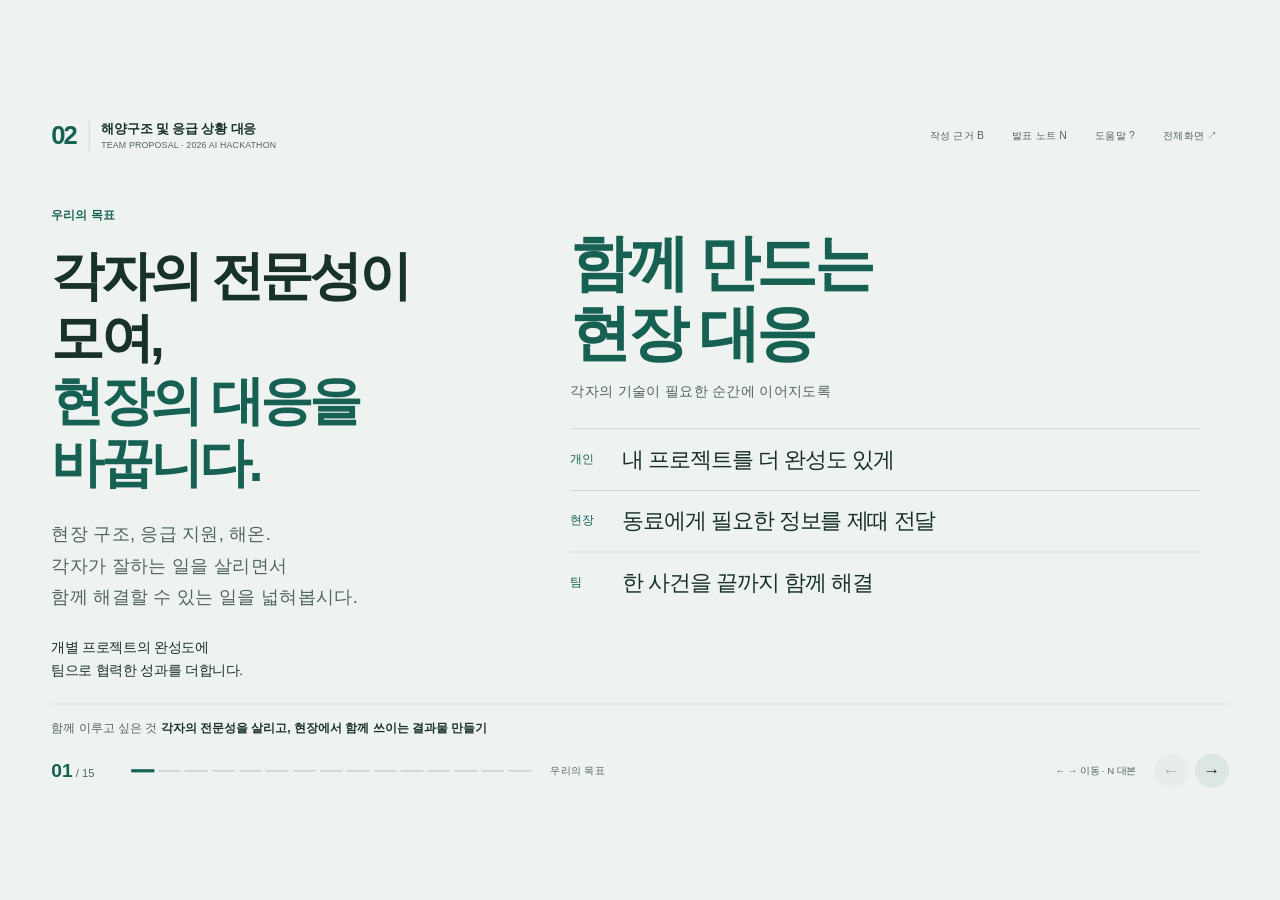
<file: AI_Situation_Room/00_발표자료/01_팀원용_발표자료.html>
<!doctype html><html lang="ko"><head><meta charset="utf-8"><meta name="viewport" content="width=device-width,initial-scale=1"><meta name="theme-color" content="#eef2f0"><title>2팀 협업 제안 · 함께 만드는 현장 대응 · HAEON(해온)</title>
<style>
/* Taste design read: technical team proposal, light structural editorial.
   DESIGN_VARIANCE 6 / MOTION_INTENSITY 3 / VISUAL_DENSITY 3.
   Native HTML/CSS; no external framework. Diagrams depict proposed information flow. */
@font-face{font-family:LocalKR;src:local('Pretendard'),local('Apple SD Gothic Neo'),local('Malgun Gothic');font-display:swap}
:root{--paper:#eef2f0;--ink:#19312b;--muted:#52665e;--accent:#176153;--rule:#c6d4cd;--soft:#dbe7e0;--white:#fbfdfc;--ease:cubic-bezier(.22,.72,.16,1);--scale:1}
*{box-sizing:border-box}html,body{margin:0;width:100%;height:100%;background:var(--paper);color:var(--ink);font-family:LocalKR,'Apple SD Gothic Neo',sans-serif;word-break:keep-all}body{overflow:hidden}button,a{-webkit-tap-highlight-color:transparent}button{font:inherit;color:inherit;cursor:pointer}button:focus-visible,a:focus-visible{outline:3px solid var(--accent);outline-offset:5px}button:disabled{opacity:.35;cursor:default}button:active{transform:scale(.96)}button{transition:background .2s var(--ease),transform .2s var(--ease)}::selection{background:#c0daca}#viewport{width:100%;height:100%;position:relative;overflow:hidden}#deck{width:1600px;height:900px;position:absolute;left:50%;top:50%;transform:translate(-50%,-50%) scale(var(--scale));overflow:hidden;background:var(--paper)}
header{position:absolute;top:34px;left:64px;right:64px;display:flex;align-items:center;justify-content:space-between;height:46px;z-index:4}.brand{display:flex;align-items:center;gap:14px;font-size:16px;font-weight:750}.brand-no{color:var(--accent);font-size:32px;letter-spacing:-.08em;border-right:1px solid var(--rule);padding-right:17px}.brand small{display:block;font-size:11px;color:var(--muted);font-weight:450;margin-top:3px;letter-spacing:.02em}.utilities{display:flex;gap:7px}.utilities button{background:transparent;border:0;padding:10px 14px;border-radius:30px;color:var(--muted);font-size:13px;white-space:nowrap}.utilities button:hover{background:var(--soft);color:var(--ink)}
#slide{position:absolute;inset:130px 64px 125px;display:grid;grid-template-columns:550px 1fr;gap:54px;align-items:center}.copy{align-self:center;z-index:2}.chapter{font-size:15px;font-weight:650;color:var(--accent);margin-bottom:28px}.copy h1{font-size:66px;line-height:1.18;letter-spacing:-.065em;font-weight:760;margin:0 0 30px}.copy h1 em{font-style:normal;color:var(--accent)}.lead{font-size:23px;line-height:1.7;color:var(--muted);margin:0;max-width:590px}.subline{font-size:17px;line-height:1.7;margin-top:30px;color:var(--ink);max-width:540px}.visual{height:560px;position:relative;perspective:1600px;align-self:center}.visual-foot{position:absolute;bottom:0;left:0;right:0;color:var(--muted);font-size:13px;line-height:1.6}.callout{position:absolute;left:64px;right:64px;bottom:92px;font-size:15px;line-height:1.5;color:var(--muted);border-top:1px solid var(--rule);padding-top:18px}.callout strong{color:var(--ink);font-weight:600}.callout span{margin-left:12px}.callout:empty{display:none}footer{position:absolute;bottom:28px;left:64px;right:64px;display:flex;align-items:center;gap:24px;z-index:4}.page{font-size:14px;color:var(--muted);min-width:76px}.page b{font-size:24px;color:var(--accent);font-weight:600}.progress{display:flex;gap:5px;max-width:500px;flex:1}.progress button{position:relative;height:30px;min-width:15px;flex:1;background:none;border:0;padding:0}.progress button:after{content:'';position:absolute;left:0;right:0;top:14px;height:2px;background:var(--rule)}.progress button.active:after{height:4px;top:13px;background:var(--accent)}.progress button.past:after{background:#709c87}.chapter-name{font-size:13px;color:var(--muted)}.controls{margin-left:auto;display:flex;gap:9px;align-items:center}.controls .hint{font-size:12px;color:var(--muted);margin-right:14px}.controls button{border:0;background:var(--soft);border-radius:50%;width:42px;height:42px;font-size:21px;display:grid;place-items:center}.controls button:hover{background:var(--accent);color:var(--white)}
/* Project cover: staggered physical planes communicate independent projects. */
.cover-composition{position:relative;height:100%;padding-top:60px}.cover-number{position:absolute;left:45px;top:0;font-size:270px;line-height:.9;color:#c9d9d0;font-weight:550;letter-spacing:-.09em}.cover-number span{position:absolute;left:29px;top:257px;font-size:13px;letter-spacing:.12em;white-space:nowrap;color:var(--muted)}.cover-project{position:absolute;right:0;width:420px;height:116px;background:var(--white);border-radius:16px;padding:24px 32px;box-shadow:0 25px 55px #2b5a4512;transform:rotate(-3deg);border:6px solid #e3ece7}.cover-project span{font-size:14px;color:var(--muted);display:block}.cover-project strong{font-size:32px;display:block;margin-top:8px;font-weight:650;letter-spacing:-.035em}.p1{top:25px;right:60px}.p2{top:161px;right:20px;transform:rotate(2deg)}.p3{top:298px;right:70px;transform:rotate(-2deg);background:var(--soft);border-color:#cfdfd5}.cover-result{position:absolute;left:58px;bottom:25px;right:10px;border-left:3px solid var(--accent);padding:5px 0 5px 22px}.cover-result b{display:block;font-size:26px;color:var(--accent)}.cover-result span{display:block;font-size:16px;margin-top:10px;color:var(--muted)}
/* Evidence sheets preserve provenance as separate, readable layers. */
.depth-stack{padding:8px 25px 0 0}.depth-sheet{min-height:140px;margin:0 0 22px;display:flex;align-items:center;gap:23px;padding:24px 26px;background:var(--white);border-radius:16px;border:6px solid #e2ebe5;box-shadow:0 18px 45px #355b4610;transform:rotate(-1deg)}.depth-sheet:nth-child(2){margin-left:28px;margin-right:-28px;transform:rotate(1deg)}.depth-sheet:nth-child(3){margin-left:10px;margin-right:-10px;transform:rotate(-.5deg);background:#e0ebe4;border-color:#d1e1d7}.sheet-index{font-size:28px;color:var(--accent);font-weight:400}.depth-sheet small{color:var(--muted);font-size:12px}.depth-sheet h3{font-size:27px;line-height:1.3;letter-spacing:-.04em;margin:7px 0 9px}.depth-sheet p{font-size:17px;color:var(--muted);line-height:1.5;margin:0}.flow-plane{padding:0 16px 0 25px;border-left:2px solid #98b3a3}.flow-step{display:flex;gap:23px;align-items:center;min-height:120px}.flow-step>span{font-size:22px;color:var(--accent);background:var(--paper);margin-left:-40px;padding:9px 0}.flow-step h3{font-size:27px;margin:0 0 9px;letter-spacing:-.04em}.flow-step p{font-size:18px;color:var(--muted);margin:0;line-height:1.6}
/* Three apps and a common incident, not a screenshot of an implemented product. */
.network{height:490px;position:relative}.orbit{position:absolute;inset:45px 50px 15px;border:1px solid #91b4a2;border-radius:50%;transform:rotate(-18deg)}.net-node{position:absolute;width:315px;padding:23px 24px;background:var(--white);border:6px solid #e2ebe5;border-radius:16px;box-shadow:0 22px 50px #29553e10}.net-node small{font-size:12px;color:var(--muted)}.net-node h3{font-size:31px;margin:9px 0;color:var(--accent)}.net-node p{font-size:16px;margin:10px 0 17px;color:var(--muted)}.net-node b{font-size:19px;font-weight:650}.net-node.field{left:0;top:0;transform:rotate(-2deg)}.net-node.aid{right:0;top:87px;transform:rotate(2deg)}.net-node.command{left:53px;top:288px;width:350px;background:#e0ebe4;border-color:#d1e1d7}.net-core{position:absolute;top:226px;left:347px;font-size:12px;text-align:center;color:var(--muted)}.net-core strong{display:block;font-size:35px;color:var(--accent);margin:4px}.net-core small{font-size:12px}.net-label{position:absolute;font-size:12px;color:var(--muted)}.net-label.up{left:0;top:238px}.net-label.across{right:0;top:335px;width:245px;text-align:center}
/* Wide chapters use the full stage for relationships, not another split. */
#slide[data-layout="wide"]{grid-template-columns:1fr;grid-template-rows:230px 1fr;gap:10px;align-items:start}.wide .copy{display:block}#slide[data-layout="wide"] .copy{position:relative;align-self:start}#slide[data-layout="wide"] .chapter{margin-bottom:15px}#slide[data-layout="wide"] h1{font-size:49px;line-height:1.2;margin-bottom:14px}#slide[data-layout="wide"] h1 br{display:none}#slide[data-layout="wide"] .lead{font-size:21px;line-height:1.5;max-width:1120px}#slide[data-layout="wide"] .lead br{display:none}#slide[data-layout="wide"] .subline{display:none}#slide[data-layout="wide"] .visual{height:360px;width:100%;align-self:start}#slide[data-layout="wide"] .depth-stack{display:grid;grid-template-columns:1.05fr 1.15fr 1fr;gap:32px;align-items:start;padding:0}#slide[data-layout="wide"] .depth-sheet{display:block;min-height:232px;transform:none;margin:0;padding:25px 28px;border:0;box-shadow:none;background:transparent;border-left:1px solid var(--rule);border-radius:0}#slide[data-layout="wide"] .depth-sheet:first-child{border-left:0;padding-left:0}#slide[data-layout="wide"] .depth-sheet:nth-child(2){margin-top:30px}#slide[data-layout="wide"] .depth-sheet:nth-child(3){margin-top:60px}#slide[data-layout="wide"] .sheet-index{font-size:48px;display:block;margin-bottom:12px;font-weight:450}#slide[data-layout="wide"] .depth-sheet h3{font-size:28px}#slide[data-layout="wide"] .depth-sheet p{font-size:19px;line-height:1.65}#slide[data-layout="wide"] .visual-foot{bottom:-3px}
/* Journey: the four stages form one continuous horizontal route. */
#slide[data-layout="journey"]{grid-template-columns:1fr;grid-template-rows:280px 1fr;gap:25px;align-items:start}#slide[data-layout="journey"] .copy{align-self:start}#slide[data-layout="journey"] .chapter{margin-bottom:17px}#slide[data-layout="journey"] h1{font-size:55px;line-height:1.2;margin-bottom:17px}#slide[data-layout="journey"] h1 br{display:none}#slide[data-layout="journey"] .lead{font-size:23px;max-width:1100px}#slide[data-layout="journey"] .lead br{display:none}#slide[data-layout="journey"] .subline{display:none}#slide[data-layout="journey"] .visual{height:285px;width:100%}#slide[data-layout="journey"] .flow-plane{display:grid;grid-template-columns:repeat(4,1fr);border:0;padding:0;gap:25px}#slide[data-layout="journey"] .flow-step{display:block;border-top:2px solid #aec6b9;padding:18px 8px 0 0;position:relative}#slide[data-layout="journey"] .flow-step>span{display:block;font-size:39px;margin:0;padding:0 0 15px}#slide[data-layout="journey"] .flow-step h3{font-size:24px;line-height:1.4}#slide[data-layout="journey"] .flow-step p{font-size:18px;line-height:1.6}#slide[data-layout="journey"] .visual-foot{bottom:-20px}
/* A spoken commitment receives one full-width typographic composition. */
#slide[data-layout="promise"]{display:block}#slide[data-layout="promise"] .copy{position:absolute;left:0;top:0;width:400px}#slide[data-layout="promise"] .copy h1{font-size:43px}#slide[data-layout="promise"] .lead,#slide[data-layout="promise"] .subline{display:none}#slide[data-layout="promise"] .visual{position:absolute;left:450px;right:0;top:0;height:615px}.promise-plane{background:#e0ebe4;border-radius:20px;border:8px solid #d1e1d7;padding:20px 48px 35px;height:100%;display:flex;flex-direction:column;justify-content:center}.quote-mark{font-size:125px;line-height:.8;color:var(--accent)}.promise-plane h3{font-size:43px;line-height:1.5;letter-spacing:-.045em;margin:0 0 17px}.promise-plane>p{font-size:15px;color:var(--muted)}.promise-items{display:flex;gap:25px;margin-top:35px;flex-wrap:wrap;max-width:700px}.promise-items>div{font-size:20px;line-height:1.6;border-top:1px solid #93b29f;padding-top:13px;flex:1;min-width:170px}.closing-composition{padding:0 24px}.one{font-size:240px;line-height:.95;font-weight:550;letter-spacing:-.075em;color:var(--accent)}.one span{font-size:13px;letter-spacing:.12em;display:inline-block;margin-left:25px;color:var(--muted)}.closing-composition h3{font-size:28px;line-height:1.5;margin:15px 0 24px;font-weight:550;letter-spacing:-.03em}.agreements{display:flex;gap:30px}.agreements p{font-size:19px}.agreements b{font-size:14px;color:var(--accent);margin-right:10px}.closing-composition>small{display:block;font-size:17px;color:var(--muted);margin-top:15px}
.reveal .copy{animation:arrive .65s var(--ease) both}.reveal .visual{animation:arrive .8s var(--ease) .07s both}@keyframes arrive{from{opacity:0;transform:translateY(22px)}to{opacity:1;transform:translateY(0)}}
.overlay{position:absolute;inset:95px 115px;z-index:10;background:#f7faf8;border:1px solid var(--rule);border-radius:20px;padding:48px 55px;overflow:auto;box-shadow:0 30px 90px #20433020}.overlay[hidden]{display:none}.close{position:absolute;right:22px;top:18px;border:0;background:var(--soft);border-radius:30px;padding:10px 18px;font-size:14px}.overlay h2{font-size:30px;letter-spacing:-.03em;margin:0 0 24px}.overlay p,.overlay li{font-size:22px;line-height:1.85;color:var(--muted)}.overlay .label{font-size:13px;color:var(--accent);margin-top:25px;font-weight:650}.overlay a{color:var(--accent);text-underline-offset:4px}.reference-item{margin-top:24px;padding-top:20px;border-top:1px solid var(--rule)}.reference-item small{font-size:14px;color:var(--muted)}.reference-item blockquote{font-size:19px;line-height:1.7;margin:12px 0}.overlay .grid{display:grid;grid-template-columns:2fr 1fr;gap:40px}.overlay .grid aside p{font-size:17px}.overlay button{border:0;background:var(--soft);border-radius:24px;padding:12px 18px}.sr-only{position:absolute;width:1px;height:1px;overflow:hidden;clip-path:inset(50%)}.toast{position:absolute;z-index:11;bottom:95px;left:50%;transform:translateX(-50%);background:var(--ink);color:var(--white);padding:14px 23px;border-radius:25px;font-size:15px}.toast[hidden]{display:none}
.reduce-motion *{animation:none!important;transition:none!important}@media(prefers-reduced-motion:reduce){*,*:before,*:after{animation:none!important;transition:none!important}}
@media(max-width:767px) and (orientation:portrait){body{overflow:auto}#viewport{height:auto;min-height:100dvh;overflow:visible}#deck{position:relative;width:100%;height:auto;min-height:100dvh;left:0;top:0;transform:none!important;overflow:visible;padding-bottom:130px}header{position:relative;top:auto;left:auto;right:auto;margin:16px;gap:8px;height:auto;align-items:flex-start}.brand{font-size:13px}.brand-no{font-size:25px}.brand small{font-size:9px}.utilities{flex-wrap:wrap;justify-content:flex-end;max-width:140px}.utilities button{font-size:11px;padding:7px}.utilities #fullBtn{display:none}#slide,#slide[data-layout]{position:relative;inset:auto;margin:48px 20px 0;display:block}.copy,#slide[data-layout="promise"] .copy{position:relative!important;width:auto!important;left:auto;top:auto}.chapter{font-size:13px;margin-bottom:18px}.copy h1,#slide[data-layout] h1{font-size:40px!important;line-height:1.25}.lead,#slide[data-layout] .lead{font-size:18px;line-height:1.7}.subline{font-size:15px}.visual,#slide[data-layout] .visual{position:relative!important;left:auto!important;right:auto!important;top:auto!important;width:100%!important;height:auto!important;margin-top:40px;padding-bottom:40px;perspective:none}.depth-stack,#slide[data-layout="wide"] .depth-stack{display:block;padding:0}.depth-sheet,#slide[data-layout="wide"] .depth-sheet{margin:14px 0!important;transform:none;min-height:0;padding:20px!important;border:0;border-top:1px solid var(--rule);border-radius:0;box-shadow:none;background:transparent}.depth-sheet h3,#slide[data-layout="wide"] .depth-sheet h3{font-size:23px}.depth-sheet p{font-size:16px}.sheet-index,#slide[data-layout="wide"] .sheet-index{font-size:22px}.flow-plane,#slide[data-layout="journey"] .flow-plane{display:block;padding:0 0 0 20px;border-left:1px solid var(--rule)}.flow-step,#slide[data-layout="journey"] .flow-step{min-height:0;margin-bottom:25px;display:flex;border:0;gap:18px;padding:0}.flow-step>span,#slide[data-layout="journey"] .flow-step>span{font-size:22px;margin:0;padding:0}.flow-step h3,#slide[data-layout="journey"] .flow-step h3{font-size:22px}.flow-step p{font-size:16px}.visual-foot,#slide[data-layout] .visual-foot{position:relative;bottom:auto;left:auto;margin-top:24px;font-size:12px}.network{height:auto}.orbit,.net-core,.net-label{display:none}.net-node,.net-node.field,.net-node.aid,.net-node.command{position:relative;left:auto;right:auto;top:auto;transform:none;width:100%;margin-bottom:15px}.cover-composition{padding:0;height:auto}.cover-number{position:relative;top:auto;left:auto;font-size:130px;margin-bottom:20px}.cover-number span{position:static;font-size:12px;margin-left:20px}.cover-project{position:relative;left:auto;right:auto;top:auto;width:100%;height:auto;margin-bottom:16px;transform:none;padding:18px 22px;border-width:4px}.cover-project strong{font-size:27px}.cover-result{position:relative;left:auto;bottom:auto;right:auto;margin-top:25px}.cover-result b{font-size:22px}.cover-result span{font-size:15px}.promise-plane{padding:30px 24px;border-width:4px}.promise-plane h3{font-size:29px}.promise-items{display:block;margin-top:20px}.promise-items>div{margin-top:12px;font-size:18px}.closing-composition{padding:0}.one{font-size:140px}.one span{font-size:10px;margin-left:15px}.closing-composition h3{font-size:24px}.agreements{display:block}.callout{position:relative;left:auto;right:auto;bottom:auto;margin:5px 20px;font-size:13px}footer{position:fixed;left:0;right:0;bottom:0;padding:10px 18px;background:#eef2ff00;background:var(--paper);border-top:1px solid var(--rule);gap:10px}.page{min-width:62px}.progress{max-width:none;gap:2px}.chapter-name,.controls .hint{display:none}.controls{margin-left:4px}.controls button{width:36px;height:36px}.overlay{position:fixed;inset:15px 12px 85px;padding:58px 22px 24px;overflow:auto}.overlay .grid{display:block}.overlay h2{font-size:24px}.overlay p,.overlay li{font-size:18px}.toast{position:fixed;bottom:80px;max-width:90%;font-size:13px}}
@media(max-width:767px) and (orientation:portrait){.progress{min-width:0}.progress button{min-width:0}.controls,.page{flex-shrink:0}.controls{gap:5px}}
/* Persuasion revision: stakes first, practical benefits next, API reveal at 7.
   Two full-width concept diagrams replace technical-list chapters. */
.award-opening{position:relative;height:100%;padding:0 35px 0 45px}.opening-word{font-size:126px;color:var(--accent);letter-spacing:-.08em;line-height:1.05;font-weight:650;margin:0 0 34px}.opening-word span{display:block;font-size:16px;letter-spacing:0;color:var(--muted);font-weight:450;margin-top:14px}.opening-step{display:flex;align-items:center;gap:25px;padding:20px 0;border-top:1px solid var(--rule)}.opening-step>span{font-size:15px;color:var(--accent);min-width:40px}.opening-step b{font-size:27px;font-weight:550;letter-spacing:-.035em}.award-opening>p{font-size:17px;line-height:1.6;color:var(--muted);margin-top:25px}.merit-grid{display:grid;grid-template-columns:1fr 1fr;gap:27px 34px;padding:0 5px 0 10px}.merit-item{min-height:212px;padding:25px 22px 20px 0;border-top:2px solid #aec7b9}.merit-item small{font-size:15px;color:var(--accent);font-weight:600}.merit-item h3{font-size:27px;line-height:1.4;letter-spacing:-.04em;margin:19px 0 14px}.merit-item p{font-size:18px;line-height:1.6;color:var(--muted);margin:0}.mismatch-scene{padding:8px 10px 0 0}.report-strip{background:var(--soft);border-radius:16px;border:6px solid #ccded2;padding:29px 32px;box-shadow:0 22px 50px #2b5a4510}.report-strip small{font-size:16px;color:var(--accent);font-weight:600}.report-strip h3{font-size:31px;line-height:1.5;letter-spacing:-.04em;margin:15px 0 12px}.report-strip p{font-size:17px;color:var(--muted);margin:0}.delay-caption{margin:38px 0 27px 33px;border-left:2px solid var(--accent);padding-left:20px;font-size:21px;color:var(--accent)}.lag-reports{display:grid;grid-template-columns:1fr 1fr;gap:28px;margin-left:33px}.lag-reports article{border-top:1px solid #b1c5b9;padding-top:20px}.lag-reports small{font-size:15px;color:var(--muted)}.lag-reports h3{font-size:24px;letter-spacing:-.03em;line-height:1.5;margin:12px 0}.lag-reports p{font-size:16px;line-height:1.6;color:var(--muted)}.accuracy-list{padding:0 6px}.accuracy-list article{display:grid;grid-template-columns:1fr 30px 1.05fr;gap:13px;align-items:center;padding:26px 0;border-top:1px solid var(--rule);min-height:153px}.accuracy-list small{font-size:14px;color:var(--muted)}.accuracy-list h3{font-size:22px;line-height:1.5;margin:10px 0 0;letter-spacing:-.03em}.accuracy-list article>span{font-size:28px;color:var(--accent)}.accuracy-list b{font-size:24px;color:var(--accent);font-weight:600;letter-spacing:-.04em}.accuracy-list p{font-size:17px;color:var(--muted);line-height:1.6;margin:10px 0 0}.award-proof{padding:0 8px}.award-proof article{display:grid;grid-template-columns:115px 1fr;gap:22px;border-top:1px solid var(--rule);padding:24px 0;min-height:124px;align-items:center}.award-proof article>b{font-size:20px;color:var(--accent);font-weight:650}.award-proof h3{font-size:24px;line-height:1.5;letter-spacing:-.045em;margin:0 0 9px}.award-proof p{font-size:16px;line-height:1.6;color:var(--muted);margin:0}.closing-merit{font-size:39px;line-height:1.5;letter-spacing:-.045em;font-weight:600;padding-top:25px}.closing-merit span{display:block;color:var(--accent);font-size:35px;font-weight:400;line-height:1.2;margin:10px 0}.closing-award{margin-top:45px;padding-top:30px;border-top:1px solid #9cbdab;font-size:27px;line-height:1.55}.closing-award strong{font-size:38px;color:var(--accent);letter-spacing:-.035em;font-weight:650}
#slide[data-layout="concept"]{display:block}#slide[data-layout="concept"] .copy{position:absolute;left:0;right:0;top:0}#slide[data-layout="concept"] .chapter{margin-bottom:17px}#slide[data-layout="concept"] h1{font-size:45px;line-height:1.22;letter-spacing:-.045em;margin:0 0 15px}#slide[data-layout="concept"] h1 br{display:none}#slide[data-layout="concept"] .lead{font-size:21px;line-height:1.6;max-width:1400px}#slide[data-layout="concept"] .lead br{display:none}#slide[data-layout="concept"] .subline{display:none}#slide[data-layout="concept"] .visual{position:absolute;left:0;right:0;top:185px;height:437px;width:100%;margin:0}.reasoning-map{position:relative;height:100%;width:100%}.map-input{position:absolute;top:37px;left:0;width:265px;padding:14px 12px 0 0}.map-input small,.map-output small{font-size:15px;color:var(--accent);font-weight:550}.map-input h3,.map-output h3{font-size:30px;line-height:1.45;letter-spacing:-.035em;margin:14px 0 18px}.map-input p,.map-output p{font-size:18px;line-height:1.6;color:var(--muted);margin:0}.reasoning-core{position:absolute;left:350px;top:0;width:705px;height:194px;background:var(--soft);border:6px solid #cfdfd4;border-radius:18px;padding:25px 31px}.reasoning-core>small{font-size:15px;color:var(--accent)}.reasoning-core h3{font-size:28px;line-height:1.4;margin:10px 0 17px;letter-spacing:-.04em}.reasoning-core h3 br{display:none}.core-questions{display:flex;gap:23px;font-size:16px;color:var(--muted)}.map-arrow{position:absolute;top:76px;font-size:40px;color:var(--accent)}.a1{left:278px}.a2{left:1092px}.map-output{position:absolute;right:0;top:30px;width:270px;padding-left:30px}.rag-bridge{position:absolute;left:363px;top:208px;width:680px;height:34px;display:flex;justify-content:space-between;align-items:center;gap:17px}.rag-bridge span{font-size:14px;color:var(--muted)}.rag-bridge b{font-size:20px;color:var(--accent);font-weight:600}.manual-bank{position:absolute;left:350px;top:264px;width:705px;display:grid;grid-template-columns:repeat(3,1fr);gap:20px}.manual-bank article{background:var(--white);padding:19px 22px;border-top:2px solid #7fa58e;box-shadow:0 16px 26px #3a5e4410}.manual-bank small{font-size:15px;color:var(--accent);display:block;margin-bottom:10px}.manual-bank b{font-size:18px;display:block;font-weight:550}.map-conclusion{position:absolute;bottom:0;left:350px;right:0;font-size:19px;line-height:1.6;color:var(--accent);font-weight:550}.integration-map{display:grid;grid-template-columns:265px 55px 660px 55px 1fr;align-items:start;gap:16px;height:100%;position:relative}.source-column{padding-top:5px}.source-column article{padding:21px 22px 20px;border-top:1px solid #b0c8b9;margin-bottom:12px}.source-column small{font-size:14px;color:var(--muted)}.source-column h3{font-size:24px;margin:10px 0 0;letter-spacing:-.03em}.integration-arrow{font-size:35px;color:var(--accent);align-self:start;padding-top:143px}.integration-center{background:var(--soft);border:6px solid #ccded2;border-radius:18px;min-height:346px;padding:20px 28px 18px}.hub-title{display:flex;align-items:center;justify-content:space-between;border-bottom:1px solid #adc6b6;padding-bottom:16px}.hub-title small{color:var(--accent);font-size:15px}.hub-title h3{margin:0;font-size:30px;letter-spacing:-.03em;color:var(--accent)}.tech-bands{padding-top:8px}.tech-bands>div{display:flex;align-items:center;justify-content:space-between;gap:24px;min-height:58px}.tech-bands b{font-size:21px;font-weight:600;letter-spacing:-.03em}.tech-bands span{font-size:18px;color:var(--muted)}.integration-result{padding:15px 0 0 18px}.integration-result small{font-size:14px;color:var(--muted)}.integration-result h3{font-size:25px;line-height:1.4;letter-spacing:-.03em;margin:20px 0 6px;color:var(--accent)}.integration-result p{font-size:17px;color:var(--muted);line-height:1.5;margin:0}.education-return{position:absolute;bottom:6px;left:347px;right:0;display:flex;gap:20px;align-items:center;font-size:20px;letter-spacing:-.03em}.education-return strong{font-weight:550}.education-return span{color:var(--accent)}
@media(max-width:767px) and (orientation:portrait){.award-opening{padding:0 0 15px}.opening-word{font-size:95px;margin-bottom:30px}.opening-step{gap:20px;padding:18px 0}.opening-step b{font-size:22px}.merit-grid{grid-template-columns:1fr;gap:5px;padding:0}.merit-item{min-height:0;padding:20px 0}.merit-item h3{font-size:24px}.merit-item p{font-size:17px}.mismatch-scene{padding:0}.report-strip{padding:20px;border-width:4px}.report-strip h3{font-size:24px}.delay-caption{margin:27px 0;font-size:19px}.lag-reports{grid-template-columns:1fr;margin:0;gap:12px}.lag-reports h3{font-size:22px}.accuracy-list article{grid-template-columns:1fr;gap:13px;padding:25px 0}.accuracy-list article>span{transform:rotate(90deg);justify-self:start}.accuracy-list b{font-size:23px}.award-proof article{grid-template-columns:1fr;gap:10px;padding:22px 0}.award-proof h3{font-size:22px}.award-proof p{font-size:16px}.closing-merit{font-size:29px;padding-top:0}.closing-award{margin-top:30px;font-size:23px}.closing-award strong{font-size:29px}#slide[data-layout="concept"] .copy{position:relative;top:auto;left:auto;right:auto}#slide[data-layout="concept"] .lead br{display:initial}#slide[data-layout="concept"] .visual{margin-top:32px;padding-bottom:0}.reasoning-map{height:auto}.map-input,.reasoning-core,.map-output,.rag-bridge,.manual-bank,.map-conclusion{position:relative;top:auto;left:auto;right:auto;bottom:auto;width:100%;height:auto;margin:0 0 25px;padding:0}.map-input h3,.map-output h3{font-size:25px}.map-arrow{display:none}.reasoning-core{padding:22px;border-width:4px}.reasoning-core h3{font-size:25px}.reasoning-core h3 br{display:initial}.core-questions{flex-direction:column;gap:12px;font-size:16px}.rag-bridge{display:block;line-height:1.6}.rag-bridge span{display:block;margin:8px 0}.rag-bridge b{font-size:22px}.manual-bank{gap:10px;grid-template-columns:1fr}.manual-bank article{padding:20px}.manual-bank b{font-size:18px}.map-conclusion{font-size:18px;padding-top:12px}.integration-map{display:block;height:auto}.source-column{display:grid;grid-template-columns:1fr;padding:0}.source-column article{margin-bottom:10px;padding:20px 0}.integration-arrow{padding:0;font-size:30px;margin:10px 0;transform:rotate(90deg);display:inline-block}.integration-center{min-height:0;padding:20px;border-width:4px}.hub-title{display:block}.hub-title h3{font-size:28px;margin-top:10px}.tech-bands>div{display:block;min-height:0;padding:17px 0}.tech-bands b{display:block;font-size:21px}.tech-bands span{display:block;font-size:17px;margin-top:8px}.integration-result{padding:8px 0 20px}.education-return{position:relative;left:auto;right:auto;bottom:auto;display:block;padding:20px 0 0;font-size:20px;line-height:1.6}.education-return span{display:block;transform:rotate(90deg);width:25px;margin:6px 0}}


/* MCP collaboration copy revision */
.opening-word.opening-team{font-size:76px;line-height:1.15;letter-spacing:-.055em;margin-bottom:35px}.opening-word.opening-team span{margin-top:20px;font-size:18px;letter-spacing:0}.project-details{padding:5px 0}.project-details article{display:grid;grid-template-columns:48px 1fr;gap:18px;padding:20px 22px;border-top:1px solid var(--rule)}.project-details article>span{font-size:30px;color:var(--accent)}.project-details small{font-size:15px;color:var(--accent)}.project-details h3{font-size:28px;margin:8px 0;letter-spacing:-.035em}.project-details p{font-size:19px;line-height:1.6;margin:0 0 7px;color:var(--muted)}.project-details b{font-size:17px;font-weight:550;color:var(--accent)}.response-cycle{width:100%}.response-cycle .flow-plane{width:100%}.cycle-return{margin:18px 10px 0;border:2px solid #91b5a2;border-top:0;border-radius:0 0 24px 24px;text-align:center;padding:10px;font-size:23px;color:var(--accent)}.cycle-return span{font-size:29px;margin-right:14px}.net-core strong{font-size:58px}.integration-center .tech-bands b{font-size:20px}
@media(max-width:767px) and (orientation:portrait){.opening-word.opening-team{font-size:52px}.project-details article{padding:20px 0;grid-template-columns:32px 1fr;gap:12px}.project-details h3{font-size:24px}.project-details p{font-size:17px}.project-details b{font-size:16px}.cycle-return{font-size:18px;margin:20px 0;padding:18px 8px}.net-core strong{font-size:45px}}
</style></head><body><div id="viewport"><main id="deck" aria-label="2팀 협업 제안 발표자료"><header><div class="brand"><span class="brand-no">02</span><div>해양구조 및 응급 상황 대응<small>TEAM PROPOSAL · 2026 AI HACKATHON</small></div></div><nav class="utilities" aria-label="발표 도구"><button id="sourcesBtn">작성 근거 B</button><button id="notesBtn">발표 노트 N</button><button id="helpBtn">도움말 ?</button><button id="fullBtn">전체화면 ↗</button></nav></header><section id="slide" class="reveal"><div class="copy"><div class="chapter" id="chapter"></div><h1 id="headline"></h1><p class="lead" id="lead"></p><p class="subline" id="subline"></p></div><section class="visual" id="visual" aria-label="협업 제안 도식"></section></section><div class="callout" id="callout"></div><footer><div class="page"><b id="pageNum">01</b> / 15</div><nav class="progress" id="progress" aria-label="장면 선택"></nav><span class="chapter-name" id="chapterName"></span><div class="controls"><span class="hint">← → 이동 · N 대본</span><button id="prev" aria-label="이전 장면">←</button><button id="next" aria-label="다음 장면">→</button></div></footer><aside class="overlay" id="overlay" role="dialog" aria-modal="true" aria-labelledby="overlayTitle" hidden><button class="close" id="closeOverlay">닫기 Esc</button><h2 id="overlayTitle"></h2><div id="overlayBody"></div></aside><div class="toast" id="toast" role="status" hidden></div><div id="announce" class="sr-only" aria-live="polite"></div></main></div><script>
'use strict';
const slides = [{"scene": 1, "chapter": "우리의 목표", "title": "각자의 전문성이 모여,<br><em>현장의 대응을 바꿉니다.</em>", "lead": "현장 구조, 응급 지원, 해온.<br>각자가 잘하는 일을 살리면서<br>함께 해결할 수 있는 일을 넓혀봅시다.", "sub": "개별 프로젝트의 완성도에<br>팀으로 협력한 성과를 더합니다.", "visual": "<div class=\"award-opening\"><div class=\"opening-word opening-team\">함께 만드는<br>현장 대응<span>각자의 기술이 필요한 순간에 이어지도록</span></div><div class=\"opening-step\"><span>개인</span><b>내 프로젝트를 더 완성도 있게</b></div><div class=\"opening-step\"><span>현장</span><b>동료에게 필요한 정보를 제때 전달</b></div><div class=\"opening-step\"><span>팀</span><b>한 사건을 끝까지 함께 해결</b></div></div>", "note": "우리 팀에는 현장 구조, 응급 지원, 상황실을 맡은 프로젝트가 있습니다. 각자 잘 만들고 있는 기능을 살리면서, 서로의 도움이 필요한 순간을 연결해보면 어떨까요? 내 프로젝트가 실제 현장에서 어떻게 쓰이는지 더 분명하게 보여줄 수 있고, 함께 해결한 결과까지 팀의 성과로 남길 수 있습니다. 그만큼 심사에서도 우리 팀의 강점을 설명하기 좋아집니다.", "layout": "split", "seconds": 20, "refs": ["merit", "brief"], "call": "함께 이루고 싶은 것 <strong>각자의 전문성을 살리고, 현장에서 함께 쓰이는 결과물 만들기</strong>", "cue": "MCP나 구현 방식은 아직 꺼내지 않습니다. 수상 목표와 각자의 이점으로 관심을 모읍니다.", "proof": "공동 시연의 실제 실행과 역할별 기여를 같은 사건 기록으로 확인한다.", "eyebrow": "우리의 목표", "label": "우리의 목표", "why": "각 프로젝트의 역할과 현장에서 함께 쓸 수 있는 이유를 설명한다.", "source": "팀원 설득용 수상 전략 개정 · 사용자 발표자료 제작 요청", "time": "0:00–0:20"}, {"scene": 2, "chapter": "높게 평가받을 이유", "title": "함께 만든 결과가<br><em>더 좋은 평가로 이어지도록.</em>", "lead": "배운 기술을 어디에 썼는지,<br>팀원들이 어떻게 협력했는지,<br>현장에 어떤 도움이 되는지 보여줍니다.", "sub": "수상 전략: 교육성과·기술 완성도·협업·현장성", "visual": "<div class=\"merit-grid\"><article class=\"merit-item\"><small>교육 활용</small><h3>배운 기술로 실제 문제 해결</h3><p>검색과 요원 검토가 대응 계획에 쓰이는 모습</p></article><article class=\"merit-item\"><small>기술 완성도</small><h3>신고부터 결과 확인까지 연결</h3><p>보고를 받고 검토한 결과가 현장에 돌아오는 과정</p></article><article class=\"merit-item\"><small>협업</small><h3>동료의 결과가 내 업무에 도움</h3><p>서로의 전문성을 활용해 한 사건에 대응</p></article><article class=\"merit-item\"><small>현장 가치</small><h3>달라진 상황에 맞춰 대응</h3><p>새로운 보고를 확인하고 대응 계획을 수정</p></article></div><div class=\"visual-foot\">제공 커리큘럼을 바탕으로 한 수상 전략 · 공식 가산점 항목·배점은 미확인</div>", "note": "제가 보는 평가상의 강점은 네 가지입니다. 첫째, 교육에서 배운 기술을 실제 업무에 적용했다는 점입니다. 둘째, 입력부터 후속 대응까지 작동해 기술 완성도를 보여줄 수 있습니다. 셋째, 팀원의 기여가 서로의 기능에 쓰이면 협업의 결과가 분명해집니다. 넷째, 현장의 변경과 누락을 다루면 업무 적용 가치도 설명할 수 있습니다. 공식 가산점이나 배점은 아직 확인되지 않았지만, 이런 결과를 증명하는 것이 더 높은 평가를 노릴 근거라고 생각합니다.", "layout": "split", "seconds": 40, "refs": ["curriculum", "merit"], "call": "평가를 설득하는 방식 <strong>이점이 있다 → 왜 생기는가 → 실제로 보여준다</strong>", "cue": "장면의 이점과 그 이유를 연결해서 말합니다.", "proof": "공동 시연의 실제 실행과 역할별 기여를 같은 사건 기록으로 확인한다.", "eyebrow": "높게 평가받을 이유", "label": "높게 평가받을 이유", "why": "각 프로젝트의 역할과 현장에서 함께 쓸 수 있는 이유를 설명한다.", "source": "사용자 제공 교육 커리큘럼 · 팀원 설득용 수상 전략 개정", "time": "0:20–1:00"}, {"scene": 3, "chapter": "각자에게 돌아오는 이점", "title": "내가 만든 기능이<br><em>현장에서 더 넓게 쓰입니다.</em>", "lead": "만들고 싶은 기능은 각자 완성합니다.<br>그 결과가 동료의 업무에도 쓰이면,<br>내 프로젝트의 필요성을 더 잘 보여줄 수 있습니다.", "sub": "아이디어·화면·개발 방식을 존중합니다.<br>공동 작업의 부담은 나누겠습니다.", "visual": "<div class=\"depth-stack\"><article class=\"depth-sheet\"><span class=\"sheet-index\">01</span><div><small>개발 자율성</small><h3>내가 만들고 싶은 기능을 유지</h3><p>현재 프로젝트와 전문성을 그대로 살리기</p></div></article><article class=\"depth-sheet\"><span class=\"sheet-index\">02</span><div><small>활용 범위</small><h3>내 정보가 동료의 판단에 도움</h3><p>내 기능의 결과가 어디에 쓰이는지 보여주기</p></div></article><article class=\"depth-sheet\"><span class=\"sheet-index\">03</span><div><small>개발 지원</small><h3>막히는 문제를 함께 해결</h3><p>공동 시연 준비와 개발 문제 해결 지원</p></div></article></div><div class=\"visual-foot\"></div>", "note": "각자에게도 분명한 이점이 있어야 합니다. 만들고 싶은 기능과 화면은 그대로 가져가시면 됩니다. 여기에 내 결과가 다른 업무에서 어떻게 쓰이는지까지 보여줄 수 있다면, 프로젝트의 활용 가치를 더 크게 설명할 수 있습니다. 공동 작업에서 생기는 개발 부담은 제가 최대한 함께 해결하겠습니다.", "layout": "wide", "seconds": 25, "refs": ["merit", "brief"], "call": "개인의 이점 <strong>개발 자율성 · 더 넓은 활용 장면 · 문제 해결 지원</strong>", "cue": "장면의 이점과 그 이유를 연결해서 말합니다.", "proof": "공동 시연의 실제 실행과 역할별 기여를 같은 사건 기록으로 확인한다.", "eyebrow": "각자에게 돌아오는 이점", "label": "각자에게 돌아오는 이점", "why": "각 프로젝트의 역할과 현장에서 함께 쓸 수 있는 이유를 설명한다.", "source": "팀원 설득용 수상 전략 개정 · 사용자 발표자료 제작 요청", "time": "1:00–1:25"}, {"scene": 4, "chapter": "2팀에 이미 있는 강점", "title": "각자의 전문성이<br><em>꼭 필요한 이유가 있습니다.</em>", "lead": "현장에서 구조를 돕는 기술,<br>응급처치를 지원하는 기술,<br>전체 대응을 조율하는 기술.<br>각 프로젝트가 맡은 역할을 살립니다.", "sub": "2팀 · 신진섭 · 채민주 · 김대성 · 송민주", "visual": "<div class=\"project-details\"><article><span>01</span><div><small>신진섭 · Link-One</small><h3>구조 현장을 잇는 정보 공유</h3><p>흩어진 현장 구조 정보를 모아 구조 진행 상황을 파악하고, 초기 응급처치를 지원하는 프로젝트입니다.</p><b>현장에서 확인한 정보를 동료에게 전달합니다.</b></div></article><article><span>02</span><div><small>채민주 · RESAID AI</small><h3>필요한 응급처치를 찾는 AI</h3><p>응급의학 자료를 바탕으로 환자 상태에 맞는 처치 가이드와 추가로 확인할 내용을 제시합니다.</p><b>응급처치에 필요한 전문적인 검토를 더합니다.</b></div></article><article><span>03</span><div><small>김대성 · 송민주 · HAEON(해온)</small><h3>전체 상황을 보고 대응을 조율</h3><p>현장 보고와 기상·선박 정보, 대응 매뉴얼을 모아 전문요원들이 검토하고 대응 방향을 제안합니다.</p><b>여러 보고를 종합해 다음 대응을 함께 살핍니다.</b></div></article></div><div class=\"visual-foot\">신청 과제와 개발 방향을 바탕으로 한 역할 설명</div>", "note": "Link-One은 현장의 구조 정보를 잇는 프로젝트입니다. 구조 진행 상황을 파악하고 초기 응급처치를 지원하기 때문에, 실제 현장에서 무슨 일이 일어나는지 가장 가까이에서 알려줄 수 있습니다. RESAID AI는 응급의학 자료를 활용해 환자 상태에 필요한 처치 가이드와 확인사항을 제시합니다. 응급 지원의 전문성을 맡는 겁니다. 임시 명칭 HAEON, 해온은 해양경찰 멀티에이전트 의사결정 지원 시스템입니다. 현장 보고와 기상, 선박 정보, 매뉴얼을 모아 전문요원들이 검토하고 전체 대응 방향을 제안합니다. 이 세 프로젝트의 역할이 서로에게 필요하다는 것이 우리 팀의 강점입니다. 상황실장은 임무를 배정하고 전문요원은 병렬 검토하는 AI 오케스트라 방식이며, 최종 판단은 사용자가 합니다.", "layout": "split", "seconds": 45, "refs": ["roster", "projects", "merit"], "call": "우리 팀의 기회 <strong>현장 구조 · 응급 지원 · 종합 상황이 같은 사고에 필요하다</strong>", "cue": "장면의 이점과 그 이유를 연결해서 말합니다.", "proof": "공동 시연의 실제 실행과 역할별 기여를 같은 사건 기록으로 확인한다.", "eyebrow": "2팀에 이미 있는 강점", "label": "2팀에 이미 있는 강점", "why": "각 프로젝트의 역할과 현장에서 함께 쓸 수 있는 이유를 설명한다.", "source": "최신 팀 편성 이미지 · 4번 · 신청팀 분석 및 팀 구성 · 2번 · 팀원 설득용 수상 전략 개정", "time": "1:25–2:10"}, {"scene": 5, "chapter": "급박한 현장, 함께 보는 상황", "title": "상황은 계속 바뀝니다.<br><em>모두가 같은 상황을<br>보고 있어야 합니다.</em>", "lead": "환자가 발생하고, 구조 인원이 바뀌고,<br>기상까지 나빠지는 현장.<br>새 소식을 일일이 옮겨 적는 대신<br>서로의 화면에서 함께 확인합니다.", "sub": "공유된 보고 중 AI 검토에 사용할 내용은 담당자가 선택합니다.", "visual": "<div class=\"mismatch-scene\"><div class=\"report-strip fresh\"><small>동시에 달라지는 현장 상황</small><h3>환자 발생 · 구조 인원 변화<br>기상 악화</h3><p>새로운 정보가 들어올 때마다 함께 확인</p></div><div class=\"delay-caption\">같은 사건의 최신 정보를 각자의 업무에 활용합니다.</div><div class=\"lag-reports\"><article><small>현장 구조 · 응급 지원</small><h3>바뀐 상황을 함께 확인</h3><p>다른 프로젝트의 보고도 자기 화면에서 조회</p></article><article><small>해온</small><h3>필요한 보고를 골라 검토</h3><p>수신 알림 확인 후 인용하여 지시 전송</p></article></div></div>", "note": "현장에서는 환자가 생기고 구조 인원이 달라지고 기상도 나빠지는 일이 한꺼번에 일어날 수 있습니다. 그때마다 같은 내용을 전화로 설명하고 다시 입력하면 전달이 늦거나 빠질 수 있습니다. 한쪽에서 보낸 정보를 다른 프로젝트도 자기 화면에서 확인하고, 같은 최신 상황을 바탕으로 일하게 만들자는 겁니다. 다만 외부 보고를 받았다는 이유만으로 AI 판단에 바로 넣지는 않습니다. 상황실 담당자가 알림을 열어 내용을 확인하고, 인용할 보고를 선택하면 검토를 시작합니다.", "layout": "split", "seconds": 30, "refs": ["merit", "brief"], "call": "우리가 줄일 불편 <strong>같은 내용을 반복 전달하는 수고와, 서로 다른 정보를 보고 대응하는 혼선</strong>", "cue": "장면의 이점과 그 이유를 연결해서 말합니다.", "proof": "공동 시연의 실제 실행과 역할별 기여를 같은 사건 기록으로 확인한다.", "eyebrow": "급박한 현장, 함께 보는 상황", "label": "급박한 현장, 함께 보는 상황", "why": "각 프로젝트의 역할과 현장에서 함께 쓸 수 있는 이유를 설명한다.", "source": "팀원 설득용 수상 전략 개정 · 사용자 발표자료 제작 요청", "time": "2:10–2:40"}, {"scene": 6, "chapter": "상황에 맞춰 계속 이어지는 대응", "title": "현장이 달라지면,<br><em>우리의 대응도 함께 달라집니다.</em>", "lead": "현장의 변화를 공유하고, 함께 판단하고, 다시 현장에 적용합니다.<br>그 결과를 다음 판단에 반영하며 대응을 이어갑니다.", "sub": "그 과정에서 각 프로젝트의 기여가 드러납니다.", "visual": "<div class=\"response-cycle\"><div class=\"flow-plane\"><div class=\"flow-step\"><span>01</span><div><h3>현장 상황 변화</h3><p>환자 발생, 구조 진행,<br>새로운 위험 확인</p></div></div><div class=\"flow-step\"><span>02</span><div><h3>새 정보 공유</h3><p>달라진 내용을 전달하고<br>필요한 보고 확인</p></div></div><div class=\"flow-step\"><span>03</span><div><h3>대응 계획 검토</h3><p>현장 보고와 전문 검토를 모아<br>상황에 맞는 대응 제안</p></div></div><div class=\"flow-step\"><span>04</span><div><h3>현장 대응과 결과</h3><p>제안을 참고해 대응하고<br>결과와 새 상황을 다시 보고</p></div></div></div><div class=\"cycle-return\"><span>↶</span> 현장의 결과가 다시 다음 판단으로 이어집니다.</div></div>", "note": "우리가 만들려는 흐름은 한 번 보고하고 끝나는 방식이 아닙니다. 현장이 달라지면 그 내용을 공유하고, 상황실은 현장 보고와 응급 지원의 검토를 모아 대응 계획을 다시 살핍니다. 현장은 그 제안을 참고해 대응하고, 결과와 새로 확인한 내용을 다시 알려줍니다. 이 과정이 반복되면서 놓친 정보를 보완하고, 지금 상황에 더 맞는 대응을 찾아가는 겁니다. 각자의 프로젝트로 이 흐름을 어떻게 이어갈 수 있을까요?", "layout": "journey", "seconds": 25, "refs": ["merit", "brief"], "call": "계속 이어지는 협업 <strong>현장 변화 → 정보 공유 → 종합 판단 → 현장 대응 → 다시 현장 변화</strong>", "cue": "마지막 문장에서 한 박자 멈춘 뒤 7장으로 넘깁니다. 여기까지 연결 방식은 공개하지 않습니다.", "proof": "공동 시연의 실제 실행과 역할별 기여를 같은 사건 기록으로 확인한다.", "eyebrow": "상황에 맞춰 계속 이어지는 대응", "label": "상황에 맞춰 계속 이어지는 대응", "why": "각 프로젝트의 역할과 현장에서 함께 쓸 수 있는 이유를 설명한다.", "source": "팀원 설득용 수상 전략 개정 · 사용자 발표자료 제작 요청", "time": "2:40–3:05"}, {"scene": 7, "chapter": "우리의 제안", "title": "각자의 프로젝트를<br><em>MCP로 연결합니다.</em>", "lead": "상황실을 중심으로<br>현장 보고와 검토 결과를 보내고,<br>필요할 때 최신 상황과 제안을 가져옵니다.", "sub": "MCP는 프로그램의 기능을 공통된 방식으로<br>찾고 호출할 수 있게 하는 연결 규약입니다.", "visual": "<div class=\"network\"><div class=\"orbit\"></div><div class=\"net-node field\"><small>FIELD / 현장 구조</small><h3>Link-One</h3><p>구조 현황 · 대상자 상태</p><b>신진섭</b></div><div class=\"net-node aid\"><small>CARE / 응급 지원</small><h3>RESAID AI</h3><p>상태 해석 · 추가 확인 요청</p><b>채민주</b></div><div class=\"net-node command\"><small>COMMAND / 종합 판단</small><h3>해온</h3><p>근거 종합 · 임무와 계획 갱신</p><b>김대성 · 송민주</b></div><div class=\"net-label up\">현장 보고 ⇄ 상황 요약·제안</div><div class=\"net-label across\">응급 검토 결과 ⇄ 최신 상황</div><div class=\"net-core\">연결 규약<br><strong>MCP</strong><small>적용할 기술</small></div></div><div class=\"visual-foot\">상황실 중심의 송수신 설계 · MCP 도구 호출은 구현 후 검증</div>", "note": "연결에 사용할 기술은 MCP입니다. 쉽게 말하면 각 프로그램의 기능을 같은 약속으로 요청하고 결과를 받는 방식입니다. 상황실에 MCP 서버를 두고, Link-One과 RESAID AI는 현장 보고나 검토 결과를 보냅니다. 필요할 때는 상황실의 최신 요약과 제안을 가져옵니다. 상황실에서는 수신 알림을 확인한 뒤 담당자가 선택한 보고로 AI 검토를 시작합니다. 처음에는 보내기와 가져오기 두 기능부터 완성하고, 실제 MCP 호출이 되는 모습을 시연하겠습니다.", "layout": "split", "seconds": 35, "refs": ["brief", "projects", "merit", "mcpplan"], "call": "적용할 연결 기술 <strong>MCP · 현장 정보 보내기 / 상황실의 최신 결과 가져오기</strong>", "cue": "장면의 이점과 그 이유를 연결해서 말합니다.", "proof": "MCP 도구 목록 조회, 보고 제출, 결과 조회의 실제 요청과 응답을 검증한다. 수신만으로 AI를 실행하지 않는지 확인한다.", "eyebrow": "우리의 제안", "label": "우리의 제안", "why": "각 프로젝트의 역할과 현장에서 함께 쓸 수 있는 이유를 설명한다.", "source": "사용자 발표자료 제작 요청 · 신청팀 분석 및 팀 구성 · 2번 · 팀원 설득용 수상 전략 개정 · MCP 연동과 담당자 선택 반영", "time": "3:05–3:40"}, {"scene": 8, "chapter": "중심 기술 1 / 판단과 근거", "title": "AI가 상황을 읽고,<br><em>RAG가 근거를 더합니다.</em>", "lead": "여러 사고가 겹쳐도 관련 매뉴얼을 함께 찾아,<br>현재 상황에 맞는 대응을 검토합니다.", "sub": "", "visual": "<div class=\"reasoning-map\"><div class=\"map-input\"><small>현장 보고</small><h3>“충돌 후 화재,<br>일부 인명 추락”</h3><p>충돌·화재·인명 사고가 겹친 상황</p></div><div class=\"map-arrow a1\">→</div><div class=\"reasoning-core\"><small>해온 · 상황 해석과 종합</small><h3>상황을 이해하고 <br>필요한 대응을 검토</h3><div class=\"core-questions\"><span>무슨 위험인가?</span><span>어떤 근거가 필요한가?</span><span>무엇을 더 확인할까?</span></div></div><div class=\"map-arrow a2\">→</div><div class=\"map-output\"><small>사람에게 제시</small><h3>근거를 확인할 수 있는<br>대응 제안</h3><p>근거 · 미확인사항<br>확인 질문</p></div><div class=\"rag-bridge\"><span>관련 근거 요청 ↓</span><b>RAG · 필요한 구절 검색</b><span>찾은 근거 제공 ↑</span></div><div class=\"manual-bank\"><article><small>충돌</small><b>선체·사건 확인</b></article><article><small>화재</small><b>위험·적용 조건</b></article><article><small>인명 구조</small><b>대상자·구조 현황</b></article></div><div class=\"map-conclusion\">AI는 상황에 맞춰 종합하고, 매뉴얼은 그 판단의 근거를 제공합니다.</div></div>", "note": "그 중심에는 해온이 있습니다. 첨부한 스토리의 핵심을 두 장으로 설명드리겠습니다. 먼저 AI가 현재 상황을 해석하고, RAG가 필요한 매뉴얼 구절을 찾아 근거로 제공합니다. 충돌과 화재, 인명 추락이 함께 일어나면 관련 지침을 함께 검토하는 겁니다. AI는 그 근거와 현장 정보를 종합해 대응안을 제안합니다. 법령과 필수 절차를 지키고, 사람이 최종 판단하는 구조입니다.", "layout": "concept", "seconds": 40, "refs": ["story", "ragpaper", "state", "mcpplan"], "call": "핵심 개념 <strong>상황을 해석하는 AI + 여러 지침을 찾는 RAG → 근거 있는 대응안</strong>", "cue": "왼쪽 신고 → 중앙 AI → 아래 다중 매뉴얼 → 오른쪽 대응안 순으로 짚습니다.", "proof": "벡터 검색 질의·실제 구절·적용 조건·제안의 연결을 확인한다. 벡터 RAG는 추가 구현 목표다.", "eyebrow": "중심 기술 1 / 판단과 근거", "label": "중심 기술 1 / 판단과 근거", "why": "각 프로젝트의 역할과 현장에서 함께 쓸 수 있는 이유를 설명한다.", "source": "AI_situation_room_RAG_story.md · Lewis et al. · NeurIPS 2020 · 13_현재상태_요구사항_인수인계.md · MCP 연동과 담당자 선택 반영", "time": "3:40–4:20"}, {"scene": 9, "chapter": "중심 기술 2 / 교육내용의 집약", "title": "배운 기술을 모아,<br><em>현장에 필요한 답을 찾습니다.</em>", "lead": "현장 보고와 응급 지원 정보가 해온에 모입니다.<br>보고를 이해하고, 매뉴얼을 찾고, 전문요원이 검토해 대응을 제안합니다.", "sub": "", "visual": "<div class=\"integration-map\"><div class=\"source-column\"><article><small>Link-One</small><h3>현장 구조 정보</h3></article><article><small>RESAID AI</small><h3>응급 지원 정보</h3></article><article><small>매뉴얼·지침</small><h3>대응의 근거</h3></article></div><div class=\"integration-arrow\">⇄</div><div class=\"integration-center\"><div class=\"hub-title\"><small>정보와 기술이 모이는 중심</small><h3>해온</h3></div><div class=\"tech-bands\"><div><b>자연어 처리</b><span>보고의 의미 이해</span></div><div><b>임베딩 · RAG</b><span>관련 근거 검색</span></div><div><b>MCP 도구 연동</b><span>보고 전달·결과 조회</span></div><div><b>Agent · 신뢰성 검토</b><span>전문요원 검토·오류 확인</span></div></div></div><div class=\"integration-arrow\">→</div><div class=\"integration-result\"><small>한 사건의 결과</small><h3>대응 제안</h3><p>왜 필요한가</p><h3>확인 질문</h3><p>무엇이 부족한가</p><h3>변경 이유</h3><p>어떤 정보가 바뀌었나</p></div><div class=\"education-return\"><strong>교육에서 배운 기술</strong><span>→</span><strong>각자의 전문 정보</strong><span>→</span><strong>현장에 필요한 대응</strong></div></div>", "note": "해온에서는 교육에서 배운 기술을 하나의 업무에 활용합니다. 자연어 처리로 보고 내용을 이해하고, 임베딩과 RAG로 관련 매뉴얼을 찾습니다. MCP 도구 연동으로 두 프로젝트의 보고와 검토 결과를 주고받고, 전문요원들은 각자의 관점에서 대응을 검토합니다. 마지막에는 빠진 정보나 서로 다른 보고가 없는지 확인합니다. 각 프로젝트가 가진 전문 정보와 상황실의 기술이 함께 쓰이는 모습 자체가 교육을 얼마나 활용했는지 보여줄 수 있습니다.", "layout": "concept", "seconds": 40, "refs": ["story", "curriculum", "merit", "state", "mcpplan"], "call": "함께 구현할 구조 <strong>벡터 RAG·MCP 연동은 구현 목표 · 실제 실행 결과로 교육 활용을 보여줍니다.</strong>", "cue": "양쪽 프로젝트도 독립된 전문성을 가진다는 점을 강조합니다. 중앙은 기술 통합의 책임을 맡습니다.", "proof": "각 교육요소의 실제 입력·출력을 확인한다. MCP는 실제 프로토콜 요청·응답, 모델 비교는 같은 조건의 별도 시험이 필요하다.", "eyebrow": "중심 기술 2 / 교육내용의 집약", "label": "중심 기술 2 / 교육내용의 집약", "why": "각 프로젝트의 역할과 현장에서 함께 쓸 수 있는 이유를 설명한다.", "source": "AI_situation_room_RAG_story.md · 사용자 제공 교육 커리큘럼 · 팀원 설득용 수상 전략 개정 · 13_현재상태_요구사항_인수인계.md · MCP 연동과 담당자 선택 반영", "time": "4:20–5:00"}, {"scene": 10, "chapter": "정확성을 높이는 경로", "title": "같은 정보를 확인하고,<br><em>놓친 부분을 함께 찾습니다.</em>", "lead": "최신 보고를 함께 보고,<br>서로 다른 내용은 다시 확인합니다.<br>대응을 제안한 이유도 함께 살핍니다.", "sub": "정확성 향상은 공동 시험으로 확인할 목표입니다.", "visual": "<div class=\"accuracy-list\"><article><div><small>전달 누락</small><h3>변경 전 정보가 남음</h3></div><span>→</span><div><b>최신 보고 함께 확인</b><p>언제, 누가 보낸 보고인지 확인</p></div></article><article><div><small>불일치</small><h3>보고마다 내용이 다름</h3></div><span>→</span><div><b>같은 사람의 보고인지 확인</b><p>확인 질문으로 차이 해소</p></div></article><article><div><small>판단 근거 부족</small><h3>왜 필요한지 알기 어려움</h3></div><span>→</span><div><b>여러 지침과 상황 검토</b><p>참고한 지침과 적용 이유 제시</p></div></article></div><div class=\"visual-foot\">연동 전후에 누락·정정 반영·근거 오류를 비교 · 정확도 향상 수치는 미측정</div>", "note": "현장에서 정확성이 나아질 수 있는 이유도 구체적으로 설명할 수 있습니다. 첫째, 변경 보고를 공유하면 이전 정보가 남는 문제를 줄일 수 있습니다. 둘째, 현장과 응급 지원의 보고를 같은 대상자로 대조하면 불일치를 찾기 쉽습니다. 셋째, 여러 지침을 근거로 검토하면 제안의 이유를 확인할 수 있습니다. 연결만으로 정답이 보장되는 것은 아니므로, 같은 사건으로 연동 전후의 누락과 정정 반영, 근거 오류를 비교해 실제 개선을 확인하겠습니다.", "layout": "split", "seconds": 35, "refs": ["merit", "story", "brief", "mcpplan"], "call": "현장 가치의 증거 <strong>누락 감소 · 정정 반영 · 근거 오류를 같은 사례로 비교</strong>", "cue": "장면의 이점과 그 이유를 연결해서 말합니다.", "proof": "공동 시연의 실제 실행과 역할별 기여를 같은 사건 기록으로 확인한다.", "eyebrow": "정확성을 높이는 경로", "label": "정확성을 높이는 경로", "why": "각 프로젝트의 역할과 현장에서 함께 쓸 수 있는 이유를 설명한다.", "source": "팀원 설득용 수상 전략 개정 · AI_situation_room_RAG_story.md · 사용자 발표자료 제작 요청 · MCP 연동과 담당자 선택 반영", "time": "5:00–5:35"}, {"scene": 11, "chapter": "왜 수상에 유리한가", "title": "함께 해결한 과정을<br><em>심사위원에게 보여줍니다.</em>", "lead": "팀원이 만든 기능이 어디에 쓰였는지,<br>배운 기술로 어떤 문제를 풀었는지.<br>한 사건의 대응 과정으로 보여줍니다.", "sub": "", "visual": "<div class=\"award-proof\"><article><b>협업</b><div><h3>내 결과가 동료의 판단을 바꾼다</h3><p>보여줄 증거 · 보고부터 검토, 현장 확인까지의 협업 과정</p></div></article><article><b>MCP 활용</b><div><h3>보고를 보내고 필요한 결과를 가져온다</h3><p>보여줄 증거 · MCP 도구 조회·호출·결과 확인</p></div></article><article><b>현장 정확성</b><div><h3>잘못 전달된 정보를 발견하고 바로잡는다</h3><p>보여줄 증거 · 불일치 발견 → 확인 → 관련 결과 갱신</p></div></article><article><b>교육 활용</b><div><h3>배운 기술이 대응안의 근거가 된다</h3><p>보여줄 증거 · 검색 구절·에이전트 보고·검증 결과</p></div></article></div>", "note": "이제 왜 평가에서 이점이 생기는지 정리할 수 있습니다. 협업은 서로의 결과가 다음 판단에 쓰이는 것으로 증명합니다. MCP 기술은 실제 요청과 응답, 상태 반영으로 증명합니다. 현장 정확성은 불일치를 발견하고 확인한 뒤 결과를 갱신하는 과정으로 보여줍니다. 교육 활용은 검색한 근거와 요원 보고가 대응안에 쓰인 장면으로 보여줍니다. 이 네 가지를 한 사건에서 보여줄 수 있다면, 각 프로젝트의 성과에 팀 전체의 설득력을 더할 수 있습니다.", "layout": "split", "seconds": 35, "refs": ["merit", "curriculum", "brief", "mcpplan"], "call": "우리가 노리는 평가 이점 <strong>협업의 결과 + 연동 기술의 완성도 + 현장 활용 + 교육성과</strong>", "cue": "장면의 이점과 그 이유를 연결해서 말합니다.", "proof": "공동 시연의 실제 실행과 역할별 기여를 같은 사건 기록으로 확인한다.", "eyebrow": "왜 수상에 유리한가", "label": "왜 수상에 유리한가", "why": "각 프로젝트의 역할과 현장에서 함께 쓸 수 있는 이유를 설명한다.", "source": "팀원 설득용 수상 전략 개정 · 사용자 제공 교육 커리큘럼 · 사용자 발표자료 제작 요청 · MCP 연동과 담당자 선택 반영", "time": "5:35–6:10"}, {"scene": 12, "chapter": "추가 부담을 줄이는 방법", "title": "각자의 개발에 집중하고,<br><em>연결은 작게 시작합니다.</em>", "lead": "먼저 함께 보여줄 사건 하나와 주고받을 정보를 정합니다.<br>MCP 연결과 개발 중 막히는 부분은 제가 최대한 지원하겠습니다.", "sub": "개별 기능 완성 → 작은 연결 시험 → 공동 시연", "visual": "<div class=\"depth-stack\"><article class=\"depth-sheet\"><span class=\"sheet-index\">01</span><div><small>각자 집중</small><h3>기존 프로젝트의 핵심 기능</h3><p>화면·도구·개발 방식은 자유롭게</p></div></article><article class=\"depth-sheet\"><span class=\"sheet-index\">02</span><div><small>함께 합의</small><h3>가상 사건 하나와 필요한 정보</h3><p>보고 보내기와 최신 결과 가져오기부터</p></div></article><article class=\"depth-sheet\"><span class=\"sheet-index\">03</span><div><small>제가 지원</small><h3>MCP 연결과 개발 지원</h3><p>정보 형식 조정 · 오류 확인 · 시연 준비</p></div></article></div><div class=\"visual-foot\"></div>", "note": "추가 작업이 부담스러울 수 있다는 점도 알고 있습니다. 그래서 각자 핵심 기능을 우선 완성하고, 공동 시연은 가상 사건 하나로 좁히겠습니다. 초기에 주고받을 정보만 맞추고 작은 연결부터 확인하겠습니다. MCP 연결 코드와 형식 조정, 통합 과정에서 막히는 문제는 제가 최대한 지원하겠습니다. 연결이 늦어져도 각자의 기능과 성과는 남도록 준비하겠습니다.", "layout": "wide", "seconds": 30, "refs": ["merit", "brief", "mcpplan"], "call": "현실적인 진행 <strong>개발 자율성 유지 · 공동 범위 최소화 · 연결 지원</strong>", "cue": "장면의 이점과 그 이유를 연결해서 말합니다.", "proof": "공동 시연의 실제 실행과 역할별 기여를 같은 사건 기록으로 확인한다.", "eyebrow": "추가 부담을 줄이는 방법", "label": "추가 부담을 줄이는 방법", "why": "각 프로젝트의 역할과 현장에서 함께 쓸 수 있는 이유를 설명한다.", "source": "팀원 설득용 수상 전략 개정 · 사용자 발표자료 제작 요청 · MCP 연동과 담당자 선택 반영", "time": "6:10–6:40"}, {"scene": 13, "chapter": "수상 전략을 보여줄 시연", "title": "하나의 사고를 따라가며,<br><em>세 프로젝트의 역할을 보여줍니다.</em>", "lead": "현장 보고가 들어오고, 전문 검토가 더해지고, 대응 계획이 달라집니다.<br>각 프로젝트가 어떤 도움을 줬는지 자연스럽게 보여주겠습니다.", "sub": "각 장면에서 누가 무엇을 더했는지 보여줍니다.", "visual": "<div class=\"flow-plane\"><div class=\"flow-step\"><span>01</span><div><h3>신고와 구조 보고</h3><p>Link-One · 현장 정보의 출발</p></div></div><div class=\"flow-step\"><span>02</span><div><h3>응급 지원 검토</h3><p>RESAID AI · 환자 상태에 필요한 확인</p></div></div><div class=\"flow-step\"><span>03</span><div><h3>전체 대응 검토</h3><p>해온 · 대응 제안과 이유</p></div></div><div class=\"flow-step\"><span>04</span><div><h3>현장 변화에 다시 대응</h3><p>세 프로젝트 · 새 상황 공유와 계획 재검토</p></div></div></div><div class=\"visual-foot\">실제 연동이 끝난 범위로 시연 · 교육요소별 근거와 실패 기록도 준비</div>", "note": "공동 발표는 한 사건을 따라가게 만들면 됩니다. Link-One에서 신고와 구조 정보를 보여주고, RESAID AI가 필요한 상태를 확인합니다. 상황실은 매뉴얼 근거와 보고를 모아 대응안을 제안합니다. 마지막에 현장 정보를 하나 정정해 세 프로젝트의 결과가 어떻게 바뀌는지 보여줍니다. 이 흐름이면 각자의 기능, 협업의 효과, 기술의 쓰임을 심사위원이 함께 이해할 수 있습니다.", "layout": "journey", "seconds": 30, "refs": ["merit", "brief", "mcpplan"], "call": "발표의 차별화 <strong>세 기능의 소개 → 한 사건을 함께 해결한 결과</strong>", "cue": "장면의 이점과 그 이유를 연결해서 말합니다.", "proof": "공동 시연의 실제 실행과 역할별 기여를 같은 사건 기록으로 확인한다.", "eyebrow": "수상 전략을 보여줄 시연", "label": "수상 전략을 보여줄 시연", "why": "각 프로젝트의 역할과 현장에서 함께 쓸 수 있는 이유를 설명한다.", "source": "팀원 설득용 수상 전략 개정 · 사용자 발표자료 제작 요청 · MCP 연동과 담당자 선택 반영", "time": "6:40–7:10"}, {"scene": 14, "chapter": "개발 지원 약속", "title": "연결과 개발 지원은<br><em>제가 함께하겠습니다.</em>", "lead": "각자 만들고 싶은 기능에 집중하세요.<br>공동 결과물을 만드는 연결 작업은<br>제가 최대한 지원하겠습니다.", "sub": "", "visual": "<div class=\"promise-plane\"><span class=\"quote-mark\">“</span><h3>MCP 연결과 개발 지원은<br>제가 최대한 맡겠습니다.</h3><p>각자의 핵심 기능에 집중할 수 있도록 지원하겠습니다.</p><div class=\"promise-items\"><div>요청·응답 형식 정리</div><div>연결 코드와 오류 점검</div><div>통합 시연·문제 해결 지원</div></div></div>", "note": "저는 API 연결과 개발 경험이 있으니, 이번 MCP 연결 작업도 최대한 지원하겠습니다. 각자 만들고 싶은 핵심 기능에 집중하시면 됩니다. 어떤 정보를 주고받을지 맞추고, MCP 연결 코드를 붙이고, 문제가 생기면 같이 확인하겠습니다. 마지막에는 서로의 프로젝트가 한 사건에서 함께 쓰이는 모습까지 시연할 수 있도록 돕겠습니다.", "layout": "promise", "seconds": 35, "refs": ["merit", "brief", "mcpplan"], "call": "지원할 일 <strong>MCP 연결 · 개발 문제 해결 · 통합 시연 준비</strong>", "cue": "장면의 이점과 그 이유를 연결해서 말합니다.", "proof": "공동 시연의 실제 실행과 역할별 기여를 같은 사건 기록으로 확인한다.", "eyebrow": "개발 지원 약속", "label": "개발 지원 약속", "why": "각 프로젝트의 역할과 현장에서 함께 쓸 수 있는 이유를 설명한다.", "source": "팀원 설득용 수상 전략 개정 · 사용자 발표자료 제작 요청 · MCP 연동과 담당자 선택 반영", "time": "7:10–7:45"}, {"scene": 15, "chapter": "팀에 드리는 제안", "title": "각자의 프로젝트를 살리고,<br><em>함께 한 걸음 더 나아갑시다.</em>", "lead": "서로의 전문성을 믿고,<br>현장에서 필요한 순간에 도움을 주고받는<br>우리 팀의 결과물을 만들어봅시다.", "sub": "먼저 정할 두 가지<br>① 공동 시연 사건 ② 서로에게 필요한 정보", "visual": "<div class=\"closing-composition\"><div class=\"closing-merit\">각자 잘 만든 프로젝트<span>+</span>함께 해결한 현장 문제</div><h3>배운 기술을 활용해,<br>현장에 필요한 도움을 주고받습니다.</h3><div class=\"closing-award\">수상을 목표로<br><strong>함께 완성합시다.</strong></div></div>", "note": "제가 제안하는 것은 각자의 좋은 프로젝트에 팀으로서의 성과를 더하는 일입니다. 서로의 전문성을 활용하고, 배운 기술을 실제 업무에 쓰고, 정보가 바뀌어도 함께 대응하는 모습을 보여주자는 겁니다. 그러면 우리의 결과물을 더 높게 평가할 근거도 많아집니다. 먼저 공동 시연 사건과 서로에게 필요한 정보만 정해봅시다. 연결과 개발은 최대한 지원하겠습니다. 수상을 목표로 함께 완성했으면 합니다.", "layout": "split", "seconds": 35, "refs": ["merit", "brief", "mcpplan"], "call": "우리의 선택 <strong>각자 자유롭게 완성하고 · 함께 작동하는 성과로 수상을 노리기</strong>", "cue": "장면의 이점과 그 이유를 연결해서 말합니다.", "proof": "공동 시연의 실제 실행과 역할별 기여를 같은 사건 기록으로 확인한다.", "eyebrow": "팀에 드리는 제안", "label": "팀에 드리는 제안", "why": "각 프로젝트의 역할과 현장에서 함께 쓸 수 있는 이유를 설명한다.", "source": "팀원 설득용 수상 전략 개정 · 사용자 발표자료 제작 요청 · MCP 연동과 담당자 선택 반영", "time": "7:45–8:20"}];
const references = {"strategy": {"doc": "06_해커톤_시상_공략.md", "section": "2. 심사위원에게 먼저 증명할 것", "quote": "첫 1분 안에 사용자 입력과 실제 임무 지시를 보여준다.", "kind": "전략적 해석", "href": "참고자료/06_%E1%84%92%E1%85%A2%E1%84%8F%E1%85%A5%E1%84%90%E1%85%A9%E1%86%AB_%E1%84%89%E1%85%B5%E1%84%89%E1%85%A1%E1%86%BC_%E1%84%80%E1%85%A9%E1%86%BC%E1%84%85%E1%85%A3%E1%86%A8.md"}, "identity": {"doc": "01_프로젝트.md", "section": "1. 제품 정의", "quote": "핵심 메시지는 **AI Assistant에서 AI Organization으로**다.", "kind": "제품 설계", "href": "참고자료/01_%E1%84%91%E1%85%B3%E1%84%85%E1%85%A9%E1%84%8C%E1%85%A6%E1%86%A8%E1%84%90%E1%85%B3.md"}, "s0": {"doc": "02_데모_시나리오.md", "section": "3. 첫 입력 S0", "quote": "현재 표시는 ‘최초 신고 총원 5명 / 구조 보고 4명 / 소재 미확인 1명’이다.", "kind": "가상 시나리오", "href": "참고자료/02_%E1%84%83%E1%85%A6%E1%84%86%E1%85%A9_%E1%84%89%E1%85%B5%E1%84%82%E1%85%A1%E1%84%85%E1%85%B5%E1%84%8B%E1%85%A9.md"}, "roles": {"doc": "01_프로젝트.md", "section": "3. 역할과 책임", "quote": "상황실장은 의미를 판단하고, 프로그램은 지시 형식·버전·합계를 검사해 실행·저장한다.", "kind": "제품 설계", "href": "참고자료/01_%E1%84%91%E1%85%B3%E1%84%85%E1%85%A9%E1%84%8C%E1%85%A6%E1%86%A8%E1%84%90%E1%85%B3.md"}, "ui": {"doc": "03_UI_UX.md", "section": "1. 화면 원칙", "quote": "화면의 중심은 채팅, 요원 소통, 현재 상황이다.", "kind": "화면 요구사항", "href": "참고자료/03_UI_UX.md"}, "s1": {"doc": "02_데모_시나리오.md", "section": "4. 자료와 추가 입력 S1·S2 / S1", "quote": "명부가 이번 출항의 실제 탑승자 명부인지 사용자에게 묻는다.", "kind": "가상 시나리오", "href": "참고자료/02_%E1%84%83%E1%85%A6%E1%84%86%E1%85%A9_%E1%84%89%E1%85%B5%E1%84%82%E1%85%A1%E1%84%85%E1%85%B5%E1%84%8B%E1%85%A9.md"}, "s2": {"doc": "02_데모_시나리오.md", "section": "4. 자료와 추가 입력 S1·S2 / S2", "quote": "상황실장이 영향받는 요원에게 보완 지시하고 수정 대응안을 만든다.", "kind": "가상 시나리오", "href": "참고자료/02_%E1%84%83%E1%85%A6%E1%84%86%E1%85%A9_%E1%84%89%E1%85%B5%E1%84%82%E1%85%A1%E1%84%85%E1%85%B5%E1%84%8B%E1%85%A9.md"}, "history": {"doc": "03_UI_UX.md", "section": "8. 대응안·검증", "quote": "새 정보 도착 시 기존 계획에 ‘재검토 필요’를 표시하고, 새 계획을 만들면 이전안과 달라진 이유를 보여준다.", "kind": "화면 요구사항", "href": "참고자료/03_UI_UX.md"}, "edu": {"doc": "06_해커톤_시상_공략.md", "section": "3. 교육내용 수용 계획", "quote": "특히 모델 비교는 역할 이름을 여러 개 붙이는 것으로 대신하지 않는다.", "kind": "교육 적용 전략", "href": "참고자료/06_%E1%84%92%E1%85%A2%E1%84%8F%E1%85%A5%E1%84%90%E1%85%A9%E1%86%AB_%E1%84%89%E1%85%B5%E1%84%89%E1%85%A1%E1%86%BC_%E1%84%80%E1%85%A9%E1%86%BC%E1%84%85%E1%85%A3%E1%86%A8.md"}, "api": {"doc": "10_데이터_API_검증기록.md", "section": "1. 최신 결정", "quote": "외부 데이터 API는 **무료 범위의 기상·해상 정보만** 사용한다.", "kind": "확정 범위", "href": "참고자료/10_%E1%84%83%E1%85%A6%E1%84%8B%E1%85%B5%E1%84%90%E1%85%A5_API_%E1%84%80%E1%85%A5%E1%86%B7%E1%84%8C%E1%85%B3%E1%86%BC%E1%84%80%E1%85%B5%E1%84%85%E1%85%A9%E1%86%A8.md"}, "verification": {"doc": "04_개발계획.md", "section": "9. 의미 있는 최소 검증", "quote": "핵심 정상 흐름 1회, 인원 모순 1회, 도구 실패 1회, 복원 확인으로 시작하고 남은 위험에만 추가한다.", "kind": "검증 계획", "href": "참고자료/04_%E1%84%80%E1%85%A2%E1%84%87%E1%85%A1%E1%86%AF%E1%84%80%E1%85%A8%E1%84%92%E1%85%AC%E1%86%A8.md"}, "comparison": {"doc": "06_해커톤_시상_공략.md", "section": "6. 모델 비교와 업무효과", "quote": "비교 항목은 인원 오류, 출처 없는 주장, 확인 질문, 지시 적합성, 응답시간이다.", "kind": "평가 계획", "href": "참고자료/06_%E1%84%92%E1%85%A2%E1%84%8F%E1%85%A5%E1%84%90%E1%85%A9%E1%86%AB_%E1%84%89%E1%85%B5%E1%84%89%E1%85%A1%E1%86%BC_%E1%84%80%E1%85%A9%E1%86%BC%E1%84%85%E1%85%A3%E1%86%A8.md"}, "value": {"doc": "05_발표자료.md", "section": "8. 효과와 한계 표현", "quote": "기대효과는 정보 재입력 감소, 역할별 조사 가시화, 정정 이력 추적으로 설명한다.", "kind": "기대효과", "href": "참고자료/05_%E1%84%87%E1%85%A1%E1%86%AF%E1%84%91%E1%85%AD%E1%84%8C%E1%85%A1%E1%84%85%E1%85%AD.md"}, "limits": {"doc": "06_해커톤_시상_공략.md", "section": "1. 확인된 시상·교육 정보", "quote": "공식 세부 배점·평가표·수상팀 수는 제공자료에서 확인되지 않았다.", "kind": "확인 한계", "href": "참고자료/06_%E1%84%92%E1%85%A2%E1%84%8F%E1%85%A5%E1%84%90%E1%85%A9%E1%86%AB_%E1%84%89%E1%85%B5%E1%84%89%E1%85%A1%E1%86%BC_%E1%84%80%E1%85%A9%E1%86%BC%E1%84%85%E1%85%A3%E1%86%A8.md"}, "rag": {"doc": "04_개발계획.md", "section": "8. 데이터·도구 구현 경계", "quote": "MCP: 클라이언트 → MCP 도구 → 기상 함수 → 외부 API 경로를 실제로 확인한다.", "kind": "구현·검증 계획", "href": "참고자료/04_%E1%84%80%E1%85%A2%E1%84%87%E1%85%A1%E1%86%AF%E1%84%80%E1%85%A8%E1%84%92%E1%85%AC%E1%86%A8.md"}, "focus": {"doc": "05_발표자료.md", "section": "3.1 왜 여러 AI 에이전트인가", "quote": "필요한 순간, 필요한 전문성에 추론을 집중한다.", "kind": "설계 원칙·검증할 기대효과", "href": "참고자료/05_%E1%84%87%E1%85%A1%E1%86%AF%E1%84%91%E1%85%AD%E1%84%8C%E1%85%A1%E1%84%85%E1%85%AD.md"}, "story": {"doc": "AI_situation_room_RAG_story.md", "section": "§1–11 · 사용자 제공 기술 스토리", "quote": "AI가 여러 매뉴얼을 근거로 상황을 판단한다.", "kind": "설계 방향 · 구현 완료 근거 아님", "href": "참고자료/AI_situation_room_RAG_story.md"}, "roster": {"doc": "최신 팀 편성 이미지 · 4번", "section": "2팀 · 해양구조 및 응급 상황 대응", "quote": "팀원 (4명) 신진섭, 채민주, 김대성, 송민주", "kind": "사용자 지정 최신 인원 기준", "href": "참고자료/current-roster.jpeg"}, "projects": {"doc": "신청팀 분석 및 팀 구성 · 2번", "section": "2팀 · 3개 과제", "quote": "Link-One / RESAID AI / 해양경찰 AI 상황실", "kind": "과제 내용 기준 · 인원은 4번 이미지 우선", "href": "참고자료/team-projects-1-3.jpg"}, "other": {"doc": "신청팀 분석 · 1번", "section": "4~6팀 과제", "quote": "AI 행정·보고서 및 지식 에이전트 / 교육·훈련 / 해양안전 예방·점검", "kind": "주제 비교용 · 다른 팀의 구현 수준은 미확인", "href": "참고자료/team-projects-4-6.jpg"}, "brief": {"doc": "사용자 발표자료 제작 요청", "section": "2026-09-27 · 협업 제안", "quote": "각자의 프로젝트를 자유롭게 만들되 마지막에 3프로젝트를 연동", "kind": "사용자 요청 · 구체 연결 방식은 제안", "href": "작성기준.md"}, "state": {"doc": "13_현재상태_요구사항_인수인계.md", "section": "§8–10 · 기존 검증 및 남은 과제", "quote": "현재 Agent·저장·정정·병렬 실행 증거는 있고 벡터 RAG·MCP·멀티모델 비교는 없다.", "kind": "기존 기록 · 새 LIVE 검증 아님", "href": "참고자료/13_%ED%98%84%EC%9E%AC%EC%83%81%ED%83%9C_%EC%9A%94%EA%B5%AC%EC%82%AC%ED%95%AD_%EC%9D%B8%EC%88%98%EC%9D%B8%EA%B3%84.md"}, "ragpaper": {"doc": "Lewis et al. · NeurIPS 2020", "section": "Retrieval-Augmented Generation for Knowledge-Intensive NLP Tasks", "quote": "검색 자료를 생성 모델에 결합하는 RAG 연구. 이 프로젝트의 성능 측정값은 아니다.", "kind": "기술 참고 · 요약", "href": "https://arxiv.org/abs/2005.11401"}, "curriculum": {"doc": "사용자 제공 교육 커리큘럼", "section": "9/30 AI 에이전트 개발 · 10/1 시상", "quote": "RAG 기반 생성, MCP 기반 도구 연동 에이전트, 멀티모델 비교 및 에이전트 신뢰성 검증. 우수 프로젝트 시상(과학기술정보통신부장관상).", "kind": "제공 원자료 · 평가 배점표는 아님", "href": "참고자료/curriculum.png"}, "merit": {"doc": "팀원 설득용 수상 전략 개정", "section": "평가 관점·인과관계·실행 증거", "quote": "협업·기술 통합·현장 정확성·교육 활용을 실제 업무 결과로 증명해 더 높은 평가를 노린다.", "kind": "팀의 수상 전략 · 공식 가산점·배점 미확인", "href": "작성기준.md#수상-경쟁력-중심-개정"}, "mcpplan": {"doc": "MCP 연동과 담당자 선택 반영", "section": "2026-09-27 · 사용자 협업 설계", "quote": "상황실을 중심으로 보고를 보내고 결과를 조회한다. 수신 보고는 담당자가 확인하고 인용하여 지시를 전송한다.", "kind": "구현할 설계 · MCP 적용 완료 주장은 아님", "href": "작성기준.md#mcp-중심-문구와-현장-대응-흐름-개정"}};
const $=s=>document.querySelector(s),deck=$('#deck'),overlay=$('#overlay');let current=0,overlayType=null,focusBefore=null,lastWheel=0,touchStart=null,toastTimer;
function resize(){deck.style.setProperty('--scale',Math.min(innerWidth/1600,innerHeight/900))}
function render(index,init=false){current=Math.max(0,Math.min(slides.length-1,index));const s=slides[current];$('#slide').dataset.layout=s.layout;$('#chapter').textContent=s.chapter;const wide=['wide','journey','concept'].includes(s.layout);$('#headline').innerHTML=wide?s.title.replaceAll('<br>',' '):s.title;$('#lead').innerHTML=wide?s.lead.replaceAll('<br>',' '):s.lead;$('#subline').innerHTML=s.sub;$('#visual').innerHTML=s.visual;$('#callout').innerHTML=s.call;$('#pageNum').textContent=String(current+1).padStart(2,'0');$('#chapterName').textContent=s.chapter;$('#prev').disabled=current===0;$('#next').disabled=current===slides.length-1;document.querySelectorAll('.progress button').forEach((b,i)=>{b.className=i===current?'active':i<current?'past':'';b.setAttribute('aria-current',i===current?'step':'false')});$('#slide').classList.remove('reveal');void deck.offsetWidth;$('#slide').classList.add('reveal');$('#announce').textContent=(current+1)+' / '+slides.length+' · '+s.chapter;if(!init)history.replaceState(null,'','#'+(current+1));if(innerWidth<768)window.scrollTo({top:0,behavior:'instant'})}
function move(d){if(overlay.hidden)render(current+d)}
function showOverlay(title,body,type){if(overlay.hidden)focusBefore=document.activeElement;overlayType=type;$('#overlayTitle').textContent=title;$('#overlayBody').innerHTML=body;overlay.hidden=false;$('#closeOverlay').focus({preventScroll:true})}
function closeOverlay(){overlay.hidden=true;overlayType=null;if(focusBefore?.isConnected)focusBefore.focus({preventScroll:true})}
function notes(){if(!overlay.hidden&&overlayType==='notes'){closeOverlay();return}const s=slides[current];showOverlay('발표 노트 · '+(current+1)+' '+s.chapter,'<div class="grid"><div><div class="label">대본 · 목표 '+s.time+'</div><p>'+s.note+'</p></div><aside><div class="label">진행 메모</div><p>'+s.cue+'</p><div class="label">표현 범위</div><p>팀 협업 제안입니다. 실제 연결과 기능 구현 범위는 증거로 확인합니다. 발표 시간은 실측 전 목표입니다.</p></aside></div>','notes')}
function sources(){if(!overlay.hidden&&overlayType==='sources'){closeOverlay();return}const s=slides[current];showOverlay('작성 근거 · '+s.chapter,s.refs.map(id=>{const r=references[id];return '<article class="reference-item"><small>'+r.kind+' · '+r.section+'</small><blockquote>'+r.quote+'</blockquote><a href="'+r.href+'" target="_blank" rel="noopener">'+r.doc+'</a></article>'}).join('')+'<div class="label">확인할 실행 증거</div><p>'+s.proof+'</p><p style="font-size:16px">인원은 4번 이미지, 과제 내용은 1~3번 이미지를 기준으로 했습니다. 공식 배점과 다른 팀의 구현 수준은 확인되지 않았습니다.</p>','sources')}
function help(){showOverlay('발표 조작','<p>방향키·Space·PageDown: 다음 장면<br>Home / End: 첫 장면 / 마지막 장면<br>N: 발표 노트 · B: 작성 근거 · F: 전체화면<br>Esc: 열린 창 닫기</p><p>하단 막대로 장면을 선택할 수 있습니다. 작은 세로 화면에서는 내용을 스크롤해 읽고 하단 화살표로 이동하세요.</p><button id="motionBtn">움직임 '+(deck.classList.contains('reduce-motion')?'켜기':'줄이기')+'</button><p style="font-size:16px">HTML 발표자료입니다. 도식은 제안한 흐름을 설명하며 실제 API 호출을 실행하지 않습니다.</p>','help');$('#motionBtn').onclick=()=>{deck.classList.toggle('reduce-motion');help()}}
function toast(t){clearTimeout(toastTimer);$('#toast').textContent=t;$('#toast').hidden=false;toastTimer=setTimeout(()=>$('#toast').hidden=true,3500)}
async function fullscreen(){try{if(document.fullscreenElement)await document.exitFullscreen();else await document.documentElement.requestFullscreen()}catch{toast('브라우저 메뉴에서 전체화면을 선택해 주세요.')}}
slides.forEach((s,i)=>{const b=document.createElement('button');b.type='button';b.setAttribute('aria-label',(i+1)+'장 '+s.chapter);b.title=s.chapter;b.onclick=()=>render(i);$('#progress').append(b)});$('#prev').onclick=()=>move(-1);$('#next').onclick=()=>move(1);$('#notesBtn').onclick=notes;$('#sourcesBtn').onclick=sources;$('#helpBtn').onclick=help;$('#fullBtn').onclick=fullscreen;$('#closeOverlay').onclick=closeOverlay;
addEventListener('resize',resize);addEventListener('hashchange',()=>{const n=Number(location.hash.slice(1));if(Number.isInteger(n)&&n>=1&&n<=slides.length)render(n-1,true)});
addEventListener('keydown',e=>{const k=e.key.toLowerCase();if(k==='escape'){closeOverlay();return}if(!overlay.hidden){if(k==='tab'){const fs=[...overlay.querySelectorAll('button,a')];if(e.shiftKey&&document.activeElement===fs[0]){e.preventDefault();fs.at(-1).focus()}else if(!e.shiftKey&&document.activeElement===fs.at(-1)){e.preventDefault();fs[0].focus()}}if((k==='n'&&overlayType==='notes')||(k==='b'&&overlayType==='sources')){e.preventDefault();closeOverlay()}return}if(e.altKey||e.ctrlKey||e.metaKey)return;if(k===' '&&document.activeElement.tagName==='BUTTON')return;if(['arrowright','arrowdown','pagedown',' '].includes(k)){e.preventDefault();if(!e.repeat)move(1)}else if(['arrowleft','arrowup','pageup'].includes(k)){e.preventDefault();if(!e.repeat)move(-1)}else if(k==='home'){e.preventDefault();render(0)}else if(k==='end'){e.preventDefault();render(slides.length-1)}else if(k==='n'){e.preventDefault();notes()}else if(k==='b'){e.preventDefault();sources()}else if(k==='f')fullscreen();else if(k==='?')help()});
addEventListener('wheel',e=>{if(innerWidth<768||!overlay.hidden||e.ctrlKey)return;e.preventDefault();if(Math.abs(e.deltaY)>18&&Date.now()-lastWheel>950){lastWheel=Date.now();move(Math.sign(e.deltaY))}},{passive:false});
addEventListener('touchstart',e=>{touchStart=e.touches.length===1?{x:e.touches[0].clientX,y:e.touches[0].clientY}:null},{passive:true});addEventListener('touchend',e=>{if(!touchStart||!overlay.hidden)return;const dx=touchStart.x-e.changedTouches[0].clientX,dy=touchStart.y-e.changedTouches[0].clientY;if(Math.abs(dx)>55&&Math.abs(dx)>Math.abs(dy))move(Math.sign(dx));touchStart=null},{passive:true});
resize();const initial=Number(location.hash.slice(1));render(Number.isInteger(initial)&&initial>=1&&initial<=slides.length?initial-1:0,true);
</script></body></html>
</file>
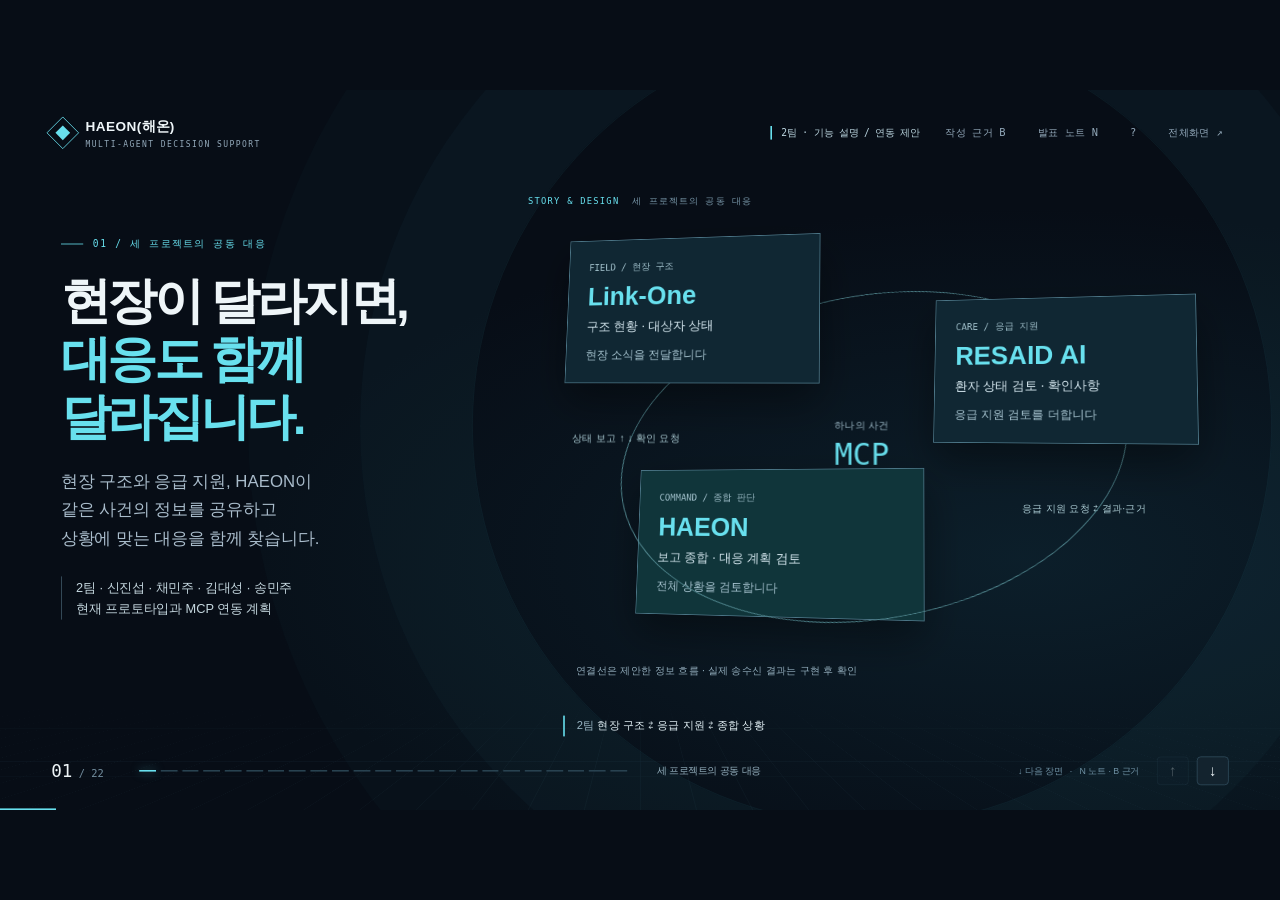
<file: AI_Situation_Room/00_발표자료/02_최종발표자료.html>
<!doctype html>
<html lang="ko">
<head>
<meta charset="utf-8"><meta name="viewport" content="width=device-width, initial-scale=1">
<meta name="theme-color" content="#070d16">
<title>2팀 최종 발표 · 현장이 달라지면 대응도 함께 · HAEON(해온)</title>
<style>
@font-face{font-family:LocalKR;src:local('Pretendard'),local('Apple SD Gothic Neo'),local('Malgun Gothic');font-display:swap}
:root{--bg:#070d16;--panel:#0d1a27;--line:#233b4d;--text:#eef5f8;--muted:#93a9ba;--cyan:#68e0ee;--mint:#b6f3bd;--orange:#ffb36b;--ease:cubic-bezier(.2,.75,.16,1);--scale:1}
*{box-sizing:border-box}html,body{margin:0;width:100%;height:100%;overflow:hidden;background:var(--bg);color:var(--text);font-family:LocalKR,-apple-system,BlinkMacSystemFont,'Segoe UI',sans-serif;word-break:keep-all}button{font:inherit;color:inherit;cursor:pointer}button:focus-visible{outline:2px solid var(--cyan);outline-offset:5px}button:disabled{opacity:.3;cursor:default}button,a{-webkit-tap-highlight-color:transparent}::selection{background:#306778}#viewport{width:100%;height:100%;position:relative;overflow:clip}#deck{width:1600px;height:900px;position:absolute;left:50%;top:50%;overflow:clip;transform:translate(-50%,-50%) scale(var(--scale));background:radial-gradient(ellipse at 80% 65%,#102e3c88 0,transparent 53%),#070d16;isolation:isolate}#deck:after{content:'';position:absolute;inset:0;pointer-events:none;opacity:.045;background-image:url("data:image/svg+xml,%3Csvg viewBox='0 0 160 160' xmlns='http://www.w3.org/2200/svg'%3E%3Cfilter id='n'%3E%3CfeTurbulence type='fractalNoise' baseFrequency='.75' numOctaves='3' stitchTiles='stitch'/%3E%3C/filter%3E%3Cpath fill='%23fff' filter='url(%23n)' opacity='.6' d='M0 0h160v160H0z'/%3E%3C/svg%3E");z-index:20}.horizon{position:absolute;inset:360px -500px -500px;background:linear-gradient(#32627525 1px,transparent 1px),linear-gradient(90deg,#32627525 1px,transparent 1px);background-size:65px 65px;transform:perspective(620px) rotateX(68deg);mask-image:linear-gradient(transparent,#000 40%,transparent);opacity:.55;transition:transform 1.6s var(--ease)}.halo{position:absolute;width:1000px;height:1000px;border:1px solid #61d9e515;border-radius:50%;top:-80px;left:590px;box-shadow:0 0 0 140px #61d9e506,0 0 0 280px #61d9e505;transition:transform 1.5s var(--ease)}
header{position:absolute;left:64px;right:64px;top:34px;display:flex;align-items:center;justify-content:space-between;z-index:30}.brand{display:flex;gap:14px;align-items:center;font-size:17px;font-weight:750;letter-spacing:.03em}.mark{width:29px;height:29px;border:1px solid var(--cyan);transform:rotate(45deg);position:relative}.mark:after{content:'';position:absolute;inset:7px;background:var(--cyan)}.brand small{color:var(--muted);font:10px ui-monospace,monospace;letter-spacing:.18em;display:block;margin-top:5px}.top-right{display:flex;gap:24px;align-items:center;font:12px ui-monospace,monospace;color:var(--muted)}.mode{border-left:2px solid var(--cyan);padding-left:12px;color:#bbd5df}.top-right button{background:transparent;border:0;padding:8px;color:var(--muted);font-size:13px}.top-right button:hover{color:var(--cyan)}
.copy{position:absolute;left:76px;top:184px;width:540px;z-index:15;pointer-events:none}.eyebrow{font:12px ui-monospace,monospace;letter-spacing:.18em;color:var(--cyan);display:flex;align-items:center;gap:12px}.eyebrow:before{content:'';width:28px;height:1px;background:var(--cyan)}h1{font-size:66px;line-height:1.17;letter-spacing:-.065em;margin:27px 0 25px;font-weight:760}h1 em{font-style:normal;color:var(--cyan)}.lead{color:#a9bccb;font-size:21px;line-height:1.7;max-width:470px;margin:0}.subline{margin-top:30px;border-left:1px solid #527082;padding-left:18px;font-size:16px;color:#c5d7df;line-height:1.7;max-width:460px}.copy.animate>*{animation:copyIn .85s var(--ease) both}.copy.animate h1{animation-delay:.06s}.copy.animate .lead{animation-delay:.12s}.copy.animate .subline{animation-delay:.18s}@keyframes copyIn{from{opacity:0;transform:translateY(25px);filter:blur(6px)}to{opacity:1;transform:translateY(0);filter:blur(0)}}
.scene-label{position:absolute;left:660px;top:132px;color:#7795a7;letter-spacing:.14em;font:11px ui-monospace,monospace;z-index:12;transition:opacity .5s}.scene-label b{color:var(--cyan);font-weight:400;margin-right:16px}.stage{position:absolute;left:620px;top:130px;width:950px;height:630px;perspective:1700px;perspective-origin:50% 43%;z-index:5}.rig{width:1000px;height:590px;position:absolute;left:-40px;top:35px;transform-style:preserve-3d;transform:translate3d(0,20px,-80px) rotateX(14deg) rotateY(-23deg) rotateZ(4deg) scale(.89);transition:transform 1.55s var(--ease),opacity .85s var(--ease)}.room{position:absolute;inset:0;transform-style:preserve-3d}.room-shell{position:absolute;inset:0;background:#0a1420;border:1px solid #446878;border-radius:15px;box-shadow:0 32px 0 -18px #142839,0 35px 0 -18px #416071,0 65px 100px #000b;transform:translateZ(-6px);transition:opacity .8s,transform 1.4s var(--ease)}.window-bar{height:47px;position:absolute;inset:0 0 auto;display:flex;align-items:center;gap:8px;padding:0 20px;color:#9eafbb;font-size:12px}.window-bar i{height:6px;width:6px;background:#456272;border-radius:50%}.window-bar span{margin-left:13px}.window-bar strong{margin-left:auto;font-size:10px;color:var(--cyan);font-weight:400}.app-header{position:absolute;left:23px;right:23px;top:63px;display:flex;justify-content:space-between;align-items:center}.app-header h2{font-size:19px;margin:0}.app-header p{font-size:11px;color:var(--muted);margin:7px 0}.app-status{font-size:10px;color:var(--mint);border:1px solid #497565;padding:7px 10px}.panels{position:absolute;inset:127px 20px 68px;transform-style:preserve-3d;display:grid;grid-template-columns:270px 390px 276px;gap:12px}.panel{background:#0e1d2a;border:1px solid #2a4557;border-radius:9px;position:relative;transform-style:preserve-3d;transition:transform 1.45s var(--ease),opacity .7s,box-shadow .7s;box-shadow:0 12px 25px #0003;overflow:visible}.panel-head{padding:15px 16px;border-bottom:1px solid #223a4b;display:flex;align-items:center;justify-content:space-between;font-size:13px;font-weight:650}.panel-head span{font:9px ui-monospace,monospace;color:#8fabbc;letter-spacing:.08em}.panel-body{padding:14px}.chat-label{font-size:9px;color:#8da6b7;margin-bottom:8px}.bubble{padding:13px 12px;background:#172e40;border:1px solid #2b4b62;font-size:12px;line-height:1.65;border-radius:8px 8px 2px 8px;margin-bottom:16px}.bubble.ai{background:#102e34;border-color:#2a5860;border-radius:8px 8px 8px 2px}.bubble b{color:var(--cyan);font-weight:500}.attachment{font-size:10px;background:#20384a;padding:9px;border-radius:5px;color:#c7d9e1;margin-top:10px}.input-mock{position:absolute;bottom:14px;left:14px;right:14px;font-size:10px;border:1px solid #38515f;border-radius:6px;padding:12px;color:#819da9;display:flex;justify-content:space-between}.input-mock b{color:var(--cyan)}.graph{height:270px;position:relative;margin-top:4px}.links{position:absolute;inset:0;width:100%;height:100%;overflow:visible}.links path{stroke:#3f697a;stroke-width:1.2;fill:none;stroke-dasharray:6 6}.links .pulse{stroke:var(--cyan);stroke-width:2;stroke-dasharray:10 110;animation:flow 4s linear infinite}.node{position:absolute;width:102px;border:1px solid #35566a;border-radius:8px;background:#122635;text-align:center;padding:12px 6px;font-size:12px;box-shadow:0 5px 12px #0003}.node small{display:block;font-size:9px;color:#95b0bc;margin-top:6px}.node.commander{left:126px;top:10px;border-color:#67b8c5;background:#143640;width:110px}.node.intel{left:11px;top:125px}.node.sar{left:127px;top:125px}.node.resource{left:243px;top:125px}.node.critic{left:127px;top:219px;padding:9px 6px;border-color:#658565}.node .light{display:inline-block;width:5px;height:5px;margin-right:5px;border-radius:50%;background:var(--cyan);box-shadow:0 0 9px #68e0ee}.graph-caption{position:absolute;bottom:12px;left:16px;right:16px;font-size:10px;color:#9eb8c5;border-top:1px solid #29434f;padding-top:10px}.metrics{display:flex;justify-content:space-between;padding:0 0 15px;border-bottom:1px solid #264353}.metric b{display:block;font-size:32px;font-weight:550}.metric small{display:block;font-size:9px;color:#9cb2c2;margin-top:6px}.metric:last-child b{color:var(--orange)}.info-row{display:flex;justify-content:space-between;font-size:10px;padding:12px 0;border-bottom:1px solid #203c4b;gap:8px}.info-row span{color:#a3bbc6}.info-row strong{font-weight:450;text-align:right}.weather{margin-top:14px;display:flex;gap:10px;align-items:center;font-size:10px;color:#a4b8c7}.weather b{color:var(--cyan);font-size:23px;font-weight:400}.source{font-size:9px;color:#7c9cae;margin-top:9px;line-height:1.7}.app-bottom{position:absolute;bottom:20px;left:22px;right:22px;height:31px;border-top:1px solid #24404e;padding-top:13px;display:flex;gap:24px;font-size:10px;color:#98b3c2}.app-bottom b{color:var(--cyan);font-weight:400}.app-bottom span:last-child{margin-left:auto}.panel-number{position:absolute;left:0;top:-57px;opacity:0;transform:translateZ(20px);color:var(--cyan);font:11px ui-monospace,monospace;transition:opacity .6s}.panel-number b{display:block;font-size:26px;margin-bottom:7px;font-weight:400}.hit{position:absolute;inset:0;background:transparent;border:0;border-radius:9px}.hit:hover{box-shadow:inset 0 0 0 1px var(--cyan)}
.floating{position:absolute;transform-style:preserve-3d;transition:transform 1.3s var(--ease),opacity .7s;opacity:0;pointer-events:none}.ticket{left:735px;top:225px;width:660px;padding:40px;background:#0f202e;border:1px solid #466473;border-top:2px solid var(--cyan);box-shadow:0 45px 90px #0009;transform:perspective(1200px) rotateY(-15deg) rotateX(8deg) translateY(160px)}.ticket-top{display:flex;justify-content:space-between;font:12px ui-monospace,monospace;color:#90b5c5;letter-spacing:.1em}.ticket h3{font-size:30px;line-height:1.5;margin:27px 0}.ticket .coord{font:14px ui-monospace,monospace;color:var(--cyan)}.ticket-counts{display:flex;gap:56px;margin-top:30px}.ticket-counts b{font-size:62px;font-weight:500;display:block}.ticket-counts span{font-size:14px;color:#9db8c7}.ticket-counts div:last-child{color:var(--orange)}.ticket-foot{border-top:1px solid #39525e;margin-top:24px;padding-top:17px;font-size:12px;color:#829dab}
.evidence-stack{left:760px;top:200px;width:660px;height:480px;perspective:1400px;transform:translateY(130px)}.evidence-card{position:absolute;left:0;right:0;height:156px;background:#102230;border:1px solid #395767;border-radius:9px;padding:28px 30px;transform:rotateX(15deg) rotateY(-13deg);box-shadow:0 24px 45px #0007;transition:transform 1.3s var(--ease)}.evidence-card:nth-child(1){top:0;z-index:3}.evidence-card:nth-child(2){top:164px;left:30px;right:-30px;z-index:2}.evidence-card:nth-child(3){top:328px;left:60px;right:-60px;z-index:1}.evidence-card .overline{font:11px ui-monospace,monospace;letter-spacing:.12em;color:var(--cyan)}.evidence-card h3{font-size:25px;margin:14px 0 10px;font-weight:550}.evidence-card p{font-size:14px;color:#a1b8c4;margin:0;line-height:1.6}.evidence-card .tag{position:absolute;right:25px;top:25px;font-size:11px;color:#a9c2cc;border:1px solid #46626e;padding:6px 9px}
.conflict{left:704px;top:194px;width:760px;height:500px;transform:translateY(170px) rotateY(-20deg);perspective:1200px}.claim{position:absolute;top:20px;width:310px;height:270px;padding:28px;background:#102333;border:1px solid #426476;box-shadow:0 24px 55px #0008;border-radius:9px;transition:transform 1.3s var(--ease)}.claim:first-child{left:15px;transform:rotateY(15deg) rotateZ(-6deg)}.claim:nth-child(2){right:15px;transform:rotateY(-15deg) rotateZ(6deg);border-color:#a57851;background:#2b241e}.claim .overline{font-size:13px;color:#9db6c8}.claim b{font-size:116px;font-weight:500;line-height:1.3;letter-spacing:-.07em}.claim b small{font-size:20px;letter-spacing:0;margin-left:12px;color:#9db6c8}.claim:nth-child(2) b{color:var(--orange)}.claim p{font-size:13px;color:#a6bac5;margin:0}.versus{position:absolute;left:350px;top:106px;font-size:45px;color:var(--orange)}.question{position:absolute;bottom:32px;left:20px;right:20px;padding:23px 28px;border-left:2px solid var(--orange);background:#172632;font-size:21px;line-height:1.6}.question small{display:block;font:11px ui-monospace,monospace;color:var(--orange);margin-bottom:9px;letter-spacing:.1em}
.resolution{left:693px;top:195px;width:805px;height:500px;transform:translateY(100px) rotateX(15deg)}.confirmed{font:12px ui-monospace,monospace;color:var(--mint);letter-spacing:.1em;display:flex;align-items:center;gap:12px}.confirmed:before{content:'';height:8px;width:8px;background:var(--mint);border-radius:50%}.equation{display:flex;align-items:center;gap:32px;margin:30px 0}.equation b{font-size:127px;font-weight:550;letter-spacing:-.08em}.equation i{font-style:normal;font-weight:300;font-size:45px;color:#658091}.equation small{display:block;font-size:15px;letter-spacing:0;font-weight:400;color:#b2c5ce;margin-top:-8px}.equation .pending{color:var(--orange)}.revision{border-top:1px solid #365665;padding:22px 0;display:grid;grid-template-columns:110px 1fr;gap:20px;font-size:17px;color:#c1d5df}.revision span{font:12px ui-monospace,monospace;color:var(--cyan);padding-top:4px}.revision b{font-weight:500}.revision p{font-size:14px;color:#8ba7b7;margin:9px 0 0}.revision.old{opacity:.5}.revision.old b{text-decoration:line-through;text-decoration-color:#91aaba55}
.architecture{left:695px;top:204px;width:790px;height:475px;transform:translateY(130px) rotateY(-20deg)}.arch-layer{height:92px;display:flex;align-items:center;gap:25px;border-top:1px solid #416377;background:linear-gradient(90deg,#183643aa,#13212c33);padding:20px 25px;transform:perspective(1100px) rotateY(-13deg) rotateX(8deg);margin:17px 0;box-shadow:0 18px 20px #0004}.arch-layer:nth-child(2){margin-left:25px}.arch-layer:nth-child(3){margin-left:50px}.arch-layer:nth-child(4){margin-left:75px}.arch-layer .num{font:24px ui-monospace,monospace;color:#5d8299}.arch-layer h3{font-size:20px;margin:0 0 7px;min-width:170px}.arch-layer p{font-size:13px;margin:0;color:#a8bfcc}.arch-layer .stack{margin-left:auto;font:12px ui-monospace,monospace;color:var(--cyan);text-align:right;line-height:1.7}
.closing{position:absolute;left:80px;right:80px;top:200px;z-index:15;opacity:0;pointer-events:none;transform:translateY(60px);transition:opacity .8s,transform 1.2s var(--ease)}.closing .eyebrow{justify-content:center}.closing h2{font-size:88px;text-align:center;font-weight:650;line-height:1.2;letter-spacing:-.055em;margin:32px 0}.closing h2 span{color:var(--cyan)}.closing .closing-line{text-align:center;font-size:23px;color:#b1c7d4;line-height:1.7}.closing-bottom{display:flex;justify-content:center;gap:70px;margin-top:62px}.closing-bottom div{font-size:17px;border-top:1px solid #416475;padding-top:20px;width:235px}.closing-bottom b{font:12px ui-monospace,monospace;color:var(--cyan);display:block;margin-bottom:13px;letter-spacing:.12em}.closing-status{text-align:center;margin-top:50px;font-size:12px;color:#7292a5}
.callout{position:absolute;left:719px;top:782px;font-size:14px;color:#9bb8c6;border-left:2px solid var(--cyan);padding:4px 0 4px 15px;z-index:12;max-width:740px;transition:opacity .4s}.callout strong{color:#e1eff4;font-weight:500}.callout span{margin-left:12px;font-size:12px;color:#7097aa}
footer{position:absolute;left:64px;right:64px;bottom:31px;display:flex;align-items:center;z-index:35;gap:25px}.page{font:13px ui-monospace,monospace;width:75px;color:#738e9f}.page b{color:var(--text);font-size:22px;font-weight:400;margin-right:8px}.progress{display:flex;gap:6px;flex:1;max-width:650px}.progress button{height:28px;flex:1;background:transparent;border:0;position:relative}.progress button:after{content:'';position:absolute;height:2px;background:#284250;left:0;right:0;top:13px;transition:background .3s,box-shadow .3s}.progress button.past:after{background:#65818f}.progress button.active:after{background:var(--cyan);box-shadow:0 0 12px #68e0ee88}.chapter-name{font-size:12px;color:#97b2c0;margin-left:12px}.controls{margin-left:auto;display:flex;align-items:center;gap:10px}.controls .hint{font-size:11px;color:#6f91a4;margin-right:12px}.controls button{background:#13232e;border:1px solid #304c5c;width:40px;height:36px;font-size:19px;border-radius:5px}.controls button:hover{border-color:var(--cyan)}.bottom-progress{height:2px;position:absolute;bottom:0;left:0;background:var(--cyan);transition:width 1s var(--ease);z-index:40}
.overlay{position:absolute;z-index:60;inset:100px 120px 100px;background:#0c1a26f7;border:1px solid #487183;border-radius:12px;padding:45px 55px;backdrop-filter:blur(25px);box-shadow:0 40px 120px #000c;overflow:auto}.overlay[hidden]{display:none}.overlay h2{font-size:31px;margin:0 0 14px}.overlay p{font-size:21px;line-height:1.8;color:#b4cad7}.overlay .close{position:absolute;right:22px;top:18px;border:1px solid #426273;background:none;padding:8px 15px;border-radius:5px}.overlay a{color:var(--cyan);text-underline-offset:4px}.reference-item{border-top:1px solid #365565;padding:17px 0}.reference-item blockquote{margin:10px 0;font-size:17px;color:#d5e5ed;line-height:1.65}.reference-item small{color:#97b5c5;font-size:13px}.overlay .note-label{font:12px ui-monospace,monospace;color:var(--cyan);letter-spacing:.1em;margin:32px 0 10px}.overlay ul{font-size:18px;color:#adc3d0;line-height:1.9;padding-left:22px}.overlay .note-grid{display:grid;grid-template-columns:2fr 1fr;gap:45px}.key{display:inline-block;border:1px solid #456171;border-radius:4px;padding:1px 8px;margin:0 5px;font-size:15px;color:#deedf2}.toast{position:absolute;left:50%;bottom:100px;transform:translateX(-50%);padding:12px 22px;background:#213c4a;border:1px solid #638394;z-index:99;font-size:15px;border-radius:5px}.toast[hidden]{display:none}.sr-only{position:absolute;width:1px;height:1px;padding:0;margin:-1px;overflow:hidden;clip:rect(0,0,0,0);white-space:nowrap;border:0}
/* Inactive 3D scenes must leave the render tree, not just become transparent. */
#stage[aria-hidden="true"],.floating[aria-hidden="true"],.closing[aria-hidden="true"]{display:none!important}
/* A persistent stage: the camera and its three UI surfaces travel between scenes. */
[data-scene="0"] .rig{transform:translate3d(20px,20px,-90px) rotateX(19deg) rotateY(-28deg) rotateZ(6deg) scale(.84)}
[data-scene="1"] .rig{transform:translate3d(420px,140px,-700px) rotateX(25deg) rotateY(-42deg) scale(.8);opacity:.13}
[data-scene="1"] .ticket{opacity:1;transform:perspective(1200px) rotateY(-10deg) rotateX(6deg) translateY(0)}
[data-scene="2"] .rig{transform:translate3d(-5px,5px,0) rotateX(0deg) rotateY(0deg) scale(.91)}
[data-scene="3"] .rig{transform:translate3d(6px,70px,-30px) rotateX(10deg) rotateY(-13deg) scale(.82)}
[data-scene="3"] .room-shell{opacity:.25;transform:translateZ(-80px)}
[data-scene="3"] .chat-panel{transform:translate3d(-25px,-34px,95px)}
[data-scene="3"] .org-panel{transform:translate3d(0,15px,40px)}
[data-scene="3"] .status-panel{transform:translate3d(22px,-40px,115px)}
[data-scene="3"] .panel-number{opacity:1}
[data-scene="3"] .app-header,[data-scene="3"] .app-bottom{opacity:.4}
[data-scene="4"] .rig{transform:translate3d(-45px,0,-30px) rotateX(5deg) rotateY(-8deg) scale(.96)}
[data-scene="4"] .chat-panel,[data-scene="4"] .status-panel{opacity:.1;transform:translateZ(-80px)}
[data-scene="4"] .org-panel{transform:translate3d(0,2px,140px) scale(1.28);box-shadow:0 35px 100px #000c}
[data-scene="4"] .room-shell,[data-scene="4"] .app-header,[data-scene="4"] .app-bottom{opacity:.15}
[data-scene="5"] .rig,[data-scene="6"] .rig,[data-scene="7"] .rig,[data-scene="8"] .rig{transform:translate3d(270px,180px,-1000px) rotateX(38deg) rotateY(-40deg) scale(.85);opacity:0;pointer-events:none}
[data-scene="5"] .evidence-stack{opacity:1;transform:translateY(0)}
[data-scene="6"] .conflict{opacity:1;transform:translateY(0) rotateY(0deg)}
[data-scene="6"] .halo{transform:translateX(-60px) scale(.9);border-color:#ffb36b28;box-shadow:0 0 0 140px #ffb36b06,0 0 0 280px #ffb36b05}
[data-scene="7"] .resolution{opacity:1;transform:translateY(0) rotateX(0deg)}
[data-scene="8"] .architecture{opacity:1;transform:translateY(0) rotateY(0deg)}
[data-scene="9"] .copy,[data-scene="9"] .scene-label,[data-scene="9"] .callout{opacity:0;pointer-events:none}
[data-scene="9"] .closing{opacity:1;transform:translateY(0)}
[data-scene="9"] .rig{opacity:.1;transform:translate3d(-180px,480px,-350px) rotateX(65deg) rotateY(0deg) scale(1.3);pointer-events:none}
[data-scene="9"] .halo{transform:translateX(-340px) scale(1.2)}
[data-scene="7"] .equation>div{animation:numberArrival .95s var(--ease) both}
[data-scene="7"] .equation>div:nth-of-type(2){animation-delay:.12s}
[data-scene="7"] .equation>div:nth-of-type(3){animation-delay:.24s}
[data-scene="7"] .revision{animation:copyIn .9s var(--ease) .32s both}
@keyframes numberArrival{from{opacity:0;transform:perspective(650px) translateY(65px) rotateX(-55deg);filter:blur(8px)}to{opacity:1;transform:perspective(650px) translateY(0) rotateX(0);filter:blur(0)}}
@keyframes flow{to{stroke-dashoffset:-240}}
@media(prefers-reduced-motion:reduce){*,*:before,*:after{animation:none!important;transition:none!important}}
.reduce-motion *,.reduce-motion *:before,.reduce-motion *:after{animation:none!important;transition:none!important}
@media print{html,body{overflow:visible;height:auto;background:#fff}#viewport{display:block;overflow:visible;height:auto}#deck{transform:none!important;width:1600px;height:900px}header,footer,.overlay{display:none!important}@page{size:landscape;margin:0}}

.custom-visual{position:absolute;left:700px;top:182px;width:790px;height:555px;z-index:8;perspective:1600px}.custom-visual[hidden]{display:none}.custom-visual.reveal{animation:visualIn .8s var(--ease) both}@keyframes visualIn{from{opacity:0;transform:translateY(28px)}to{opacity:1;transform:translateY(0)}}
.depth-stack{padding:0 38px 0 0;transform-style:preserve-3d}.depth-sheet{height:144px;margin:0 0 22px;display:flex;gap:24px;padding:25px 28px;background:linear-gradient(110deg,#16333e,#10212d);border:1px solid #456474;box-shadow:0 22px 35px #0005;transform:rotateY(-8deg) rotateX(5deg)}.depth-sheet:nth-child(2){margin-left:22px;margin-right:-22px}.depth-sheet:nth-child(3){margin-left:44px;margin-right:-44px}.sheet-index{font:26px ui-monospace,monospace;color:#7895a4;padding-top:23px}.depth-sheet small{color:var(--cyan);font-size:12px}.depth-sheet h3{font-size:26px;letter-spacing:-.035em;margin:10px 0}.depth-sheet p{font-size:17px;color:#b0c6d0;line-height:1.5;margin:0}.visual-foot{position:absolute;bottom:0;left:20px;right:0;color:#93adbc;font-size:13px;line-height:1.7}
.network{height:490px;position:relative;transform-style:preserve-3d}.orbit{position:absolute;inset:52px 75px 8px;border:1px solid #538a92;border-radius:50%;transform:rotateX(20deg) rotateZ(-12deg)}.net-node{position:absolute;width:325px;padding:25px 26px;background:#102733;border:1px solid #4b7586;box-shadow:0 22px 50px #0006;transform:perspective(1400px) rotateY(-8deg) rotateX(5deg)}.net-node small{font:12px ui-monospace,monospace;color:#9bbac5}.net-node h3{font-size:33px;margin:10px 0;color:var(--cyan)}.net-node p{font-size:16px;color:#d1e3eb;margin:10px 0 16px}.net-node b{font-size:15px;font-weight:450;color:#a3c0cc}.net-node.field{left:0;top:0}.net-node.aid{right:0;top:75px}.net-node.command{left:88px;top:291px;width:365px;background:#10353a}.net-core{position:absolute;top:229px;left:338px;font-size:13px;text-align:center;color:#9db9c7}.net-core strong{display:block;font:38px ui-monospace,monospace;color:var(--cyan);margin:5px}.net-core small{font-size:12px}.net-label{position:absolute;font-size:13px;color:#a8c8d0}.net-label.up{left:15px;top:245px}.net-label.across{right:15px;top:333px;width:240px;text-align:center}.flow-plane{background:#102431;border-top:2px solid var(--cyan);padding:10px 34px;transform:perspective(1300px) rotateY(-7deg) rotateX(3deg);box-shadow:0 30px 55px #0005}.flow-step{display:flex;gap:24px;align-items:center;min-height:116px;border-bottom:1px solid #30515f}.flow-step:last-child{border:0}.flow-step>span{font:26px ui-monospace,monospace;color:#75a7b6}.flow-step h3{font-size:25px;margin:0 0 10px}.flow-step p{font-size:17px;color:#a9c2ce;margin:0;line-height:1.5}.promise-plane{padding:25px 40px 40px;background:#11333b;transform:perspective(1200px) rotateY(-7deg);border-top:2px solid var(--cyan);box-shadow:0 35px 60px #0005}.quote-mark{font-size:100px;line-height:1;color:var(--cyan)}.promise-plane h3{font-size:37px;line-height:1.5;letter-spacing:-.04em;margin:0}.promise-plane>p{font-size:14px;color:#b2cbd2}.promise-items{margin-top:35px;display:flex;flex-direction:column;gap:18px;color:#cee0e5;font-size:20px}.progress{max-width:610px}.copy{width:550px}h1{font-size:62px}.lead{max-width:520px;font-size:21px}.subline{max-width:515px}.callout{left:704px;font-size:14px}.page{width:85px;flex-shrink:0}.chapter-name{max-width:150px}.closing-status{font-size:14px}

.e2e-heading{font-size:62px;white-space:nowrap;color:#e8f7ff}.e2e-concept{background:#102a36;border-top:2px solid var(--cyan);padding:36px 36px 28px;box-shadow:0 30px 50px #0005;transform:perspective(1400px) rotateY(-5deg)}.e2e-name{font-size:58px;font-weight:650;letter-spacing:-.025em;color:var(--cyan)}.e2e-caption{font-size:20px;color:#b9d4dd;line-height:1.5;margin:15px 0 25px}.e2e-stages article{display:grid;grid-template-columns:44px 150px 1fr;align-items:center;gap:12px;padding:20px 0;border-top:1px solid #385a68}.e2e-stages span{font-size:24px;color:#7faab9}.e2e-stages h3{font-size:25px;margin:0}.e2e-stages p{font-size:17px;line-height:1.6;color:#b4ccd6;margin:0}.e2e-return{border-top:1px solid #385a68;padding-top:20px;font-size:18px;color:var(--cyan)}
</style>
</head>
<body>
<div id="viewport"><main id="deck" data-scene="0" aria-label="HAEON(해온) 발표자료">
<div class="horizon" aria-hidden="true"></div><div class="halo" aria-hidden="true"></div>
<header><div class="brand"><div class="mark" aria-hidden="true"></div><div>HAEON(해온)<small>MULTI-AGENT DECISION SUPPORT</small></div></div><div class="top-right"><span class="mode">2팀 · 기능 설명 / 연동 제안</span><button id="sourcesBtn" title="작성 근거 (B)">작성 근거 B</button><button id="notesBtn" title="발표자 노트 (N)">발표 노트 N</button><button id="helpBtn" aria-label="조작 도움말">?</button><button id="fullBtn" title="전체화면 (F)">전체화면 ↗</button></div></header>
<section class="copy animate" id="copy"><div class="eyebrow" id="eyebrow"></div><h1 id="headline"></h1><p class="lead" id="lead"></p><div class="subline" id="subline"></div></section>
<div class="scene-label" id="sceneLabel"><b>STORY & DESIGN</b>01 / COMMAND CENTER</div>
<div class="stage" id="stage" aria-label="상황실 화면 구성 예시"><div class="rig"><div class="room">
<div class="room-shell"></div><div class="window-bar"><i></i><i></i><i></i><span>MULTI-AGENT DECISION SUPPORT / DEMO-001</span><strong>INTERFACE CONCEPT</strong></div>
<div class="app-header"><div><h2>동해 해상 · 어선 충돌 훈련</h2><p>북위 37.50° · 동경 129.50° / 사건 DEMO-001</p></div><div class="app-status">S0 · 최초 신고 기준</div></div>
<div class="panels">
<section class="panel chat-panel"><div class="panel-number"><b>01</b>CONVERSATION</div><div class="panel-head">상황실장 채팅<span>USER ↔ COMMANDER</span></div><div class="panel-body"><div class="chat-label">사용자 · 최초 신고</div><div class="bubble">훈련 상황이야. 어선 A호 충돌 신고.<br>승선원 <b>5명</b>, 구조 보고 <b>4명</b>,<br>소재 미확인 <b>1명</b>이야.<br>필요한 조사와 대응안을 정리해줘.</div><div class="chat-label">AI 상황실장 · 응답 예시</div><div class="bubble ai">제공된 위치와 인원을 기준으로<br>기상·대응지침·가용자원을<br>각 요원에게 확인하도록 하겠습니다.</div></div><div class="input-mock">상황을 추가하거나 자료를 첨부하세요 <b>↑</b></div><button class="hit" data-detail="chat" aria-label="상황실장 채팅 영역 설명"></button></section>
<section class="panel org-panel"><div class="panel-number"><b>02</b>ORCHESTRATION</div><div class="panel-head">지시와 보고<span>ACTIVITY PREVIEW</span></div><div class="graph"><svg class="links" viewBox="0 0 360 270" aria-label="상황실장과 요원 사이의 지시 및 보고 경로" role="img"><defs><marker id="arrow" viewBox="0 0 10 10" refX="8" refY="5" markerWidth="5" markerHeight="5" orient="auto-start-reverse"><path d="M0 0L10 5L0 10" fill="#68e0ee" stroke="none"/></marker></defs><path d="M180 68V97H62V123 M180 68V123 M180 97H294V123" marker-end="url(#arrow)"/><path d="M62 186V205H180V219 M180 186V219 M294 186V205H180"/><path class="pulse" d="M180 68V97H62V123 M180 68V123 M180 97H294V123"/><path class="pulse" d="M294 186V205H180V219 M62 186V205H180"/></svg><div class="node commander">상황실장<small>임무 선택 · 종합</small></div><div class="node intel"><span class="light"></span>정보요원<small>자료 · 기상 조회</small></div><div class="node sar"><span class="light"></span>수색구조요원<small>지침 근거 검색</small></div><div class="node resource"><span class="light"></span>자원지원요원<small>가상 자원 검토</small></div><div class="node critic">검증요원<small>모순 · 근거 점검</small></div></div><div class="graph-caption">보고 → 상황실장 종합 → 검증 · 상세에서 근거 확인</div><button class="hit" data-detail="org" aria-label="지시와 보고 영역 설명"></button></section>
<section class="panel status-panel"><div class="panel-number"><b>03</b>SITUATION</div><div class="panel-head">현재 상황<span>VERSION S0</span></div><div class="panel-body"><div class="metrics"><div class="metric"><b>5</b><small>신고상 총원</small></div><div class="metric"><b>4</b><small>구조 보고</small></div><div class="metric"><b>1</b><small>소재 미확인</small></div></div><div class="info-row"><span>사건</span><strong>충돌 / 선체 파손</strong></div><div class="info-row"><span>침수 여부</span><strong>확인 필요</strong></div><div class="info-row"><span>인원 출처</span><strong>최초 신고</strong></div><div class="weather"><b>—</b><div>기상·해상 정보<br><span>실제 API 연동 예정</span></div></div><div class="source">예측·관측 구분 / 기준시각 / 조회시각<br>좌표·단위·출처를 함께 표시</div></div><button class="hit" data-detail="status" aria-label="현재 상황 영역 설명"></button></section>
</div><div class="app-bottom"><b>대응안 및 검증</b><span>변경 이유</span><span>이전 버전</span><span>원본과 이력을 함께 보존</span></div>
</div></div></div>
<section class="floating ticket" aria-label="가상 최초 신고"><div class="ticket-top"><span>INCOMING REPORT</span><span>DEMO-001 / S0</span></div><h3>동해 해상, 어선 A호 충돌.<br>한 명의 소재가 확인되지 않았다.</h3><div class="coord">37.50° N &nbsp; 129.50° E</div><div class="ticket-counts"><div><b>5</b><span>신고상 총원</span></div><div><b>4</b><span>구조 보고</span></div><div><b>1</b><span>소재 미확인</span></div></div><div class="ticket-foot">가상 훈련 · 신고 내용이며 현장 확인이 끝난 사실이 아닙니다.</div></section>
<section class="floating evidence-stack" aria-label="세 종류의 근거"><article class="evidence-card"><div class="overline">01 / WEATHER · MCP</div><span class="tag">외부 데이터</span><h3>위치로 기상을 조회한다</h3><p>풍속·풍향·파고 / 좌표·단위·기준시각<br>예측자료와 현장 관측을 구분</p></article><article class="evidence-card"><div class="overline">02 / GUIDELINES · RAG</div><span class="tag">문서 근거</span><h3>대응안에 지침 구절을 연결한다</h3><p>질문 → 벡터 검색 → 관련 구절 → 조치<br>문서명·절·버전을 함께 보존</p></article><article class="evidence-card"><div class="overline">03 / RESOURCES · LOCAL DATA</div><span class="tag">가상 자료</span><h3>제공된 가용자원만 검토한다</h3><p>UNIT-A 가용 / UNIT-B 다른 임무 / TEAM-A 가용<br>실제 기관 자원 및 출동명령과 구분</p></article></section>
<section class="floating conflict" aria-label="최초 신고와 명부 불일치"><article class="claim"><div class="overline">최초 신고 · S0</div><b>5<small>명</small></b><p>신고자가 전달한 승선원 수</p></article><article class="claim"><div class="overline">첨부 명부 · S1</div><b>7<small>명</small></b><p>P01–P07 · 전체 ID 대조</p></article><span class="versus">≠</span><div class="question"><small>COMMANDER / CONFIRMATION REQUIRED</small>“이번 출항에 실제 승선한 7명의 명부가 맞습니까?”</div></section>
<section class="floating resolution" aria-label="사용자 확인 후 상황 및 계획 갱신"><div class="confirmed">S2 / 사용자 정정 근거로 갱신</div><div class="equation"><div><b>7</b><small>승선원 총원</small></div><i>=</i><div><b>4</b><small>구조 보고</small></div><i>+</i><div class="pending"><b>3</b><small>소재 미확인</small></div></div><div class="revision"><span>REASSIGN</span><div><b>소재 미확인 3명·침수 보고에 따른 재검토 지시</b><p>지시 예시: 수색구조요원 지침 재검토 · 자원지원요원 지원 검토안 보완</p></div></div><div class="revision old"><span>HISTORY</span><div><b>최초 신고 기준 5명 / 소재 미확인 1명</b><p>이전 기록 보존 · 최신 상황에 자동 덮어쓰기 금지</p></div></div></section>
<section class="floating architecture" aria-label="신뢰성 및 모델 비교 계획">
<div class="arch-layer"><div class="num">01</div><div><h3>인원 정합성</h3><p>중복 P04 · 명부 밖 P99 · 합계 검사</p></div><div class="stack">규칙 검사<br>정답 대조 예정</div></div>
<div class="arch-layer"><div class="num">02</div><div><h3>근거와 모순</h3><p>출처 없는 주장 · 보고 간 충돌 검토</p></div><div class="stack">검증요원<br>오류 검출 시험 예정</div></div>
<div class="arch-layer"><div class="num">03</div><div><h3>두 모델 비교</h3><p>동일 입력·근거·출력 요구로 비교</p></div><div class="stack">오류 · 질문 · 지시 · 시간<br>미실시 / 우열 미확정</div></div>
<div class="arch-layer"><div class="num">04</div><div><h3>실패와 복원</h3><p>기상 실패 · 이전 보고 · 재시작 복원</p></div><div class="stack">실패를 숨기지 않기<br>시나리오 검증 예정</div></div>
</section>
<section class="closing"><div class="eyebrow">FIELD ⇄ CARE ⇄ COMMAND</div><h2>현장이 달라지면,<br><span>대응도 함께 달라집니다.</span></h2><p class="closing-line">현장 구조 · 응급 지원 · 해온을 하나의 사건으로.<br>현장 소식과 전문 검토를 모아 대응을 제안하고, 사람이 판단합니다.</p><div class="closing-bottom"><div><b>01 / WORKFLOW</b>재입력 부담을 줄이는 상황 공유</div><div><b>02 / EVIDENCE</b>요원의 검토 내용과 근거 확인</div><div><b>03 / ACCOUNTABILITY</b>무엇을 왜 바꿨는지 기록</div></div><p class="closing-status">2팀 · 신진섭 · 채민주 · 김대성 · 송민주 / 프로젝트 MCP 연동·벡터 RAG는 구현 목표</p></section>
<section class="custom-visual" id="customVisual" hidden aria-label="스토리 설명 도식"></section><div class="callout" id="callout"></div>
<footer><div class="page"><b id="pageNum">01</b>/ 22</div><nav class="progress" id="progress" aria-label="발표 장면 선택"></nav><span class="chapter-name" id="chapterName"></span><div class="controls"><span class="hint">↓ 다음 장면 &nbsp; · &nbsp; N 노트 · B 근거</span><button id="prev" aria-label="이전 장면">↑</button><button id="next" aria-label="다음 장면">↓</button></div></footer><div class="bottom-progress" id="bottomProgress"></div>
<aside class="overlay" id="overlay" role="dialog" aria-modal="true" aria-labelledby="overlayTitle" hidden><button class="close" id="closeOverlay">닫기 Esc</button><h2 id="overlayTitle"></h2><div id="overlayBody"></div></aside><div class="toast" id="toast" role="status" hidden></div><div class="sr-only" id="announce" aria-live="polite"></div>
</main></div>
<script>
'use strict';
const references = {"strategy": {"doc": "06_해커톤_시상_공략.md", "section": "2. 심사위원에게 먼저 증명할 것", "quote": "첫 1분 안에 사용자 입력과 실제 임무 지시를 보여준다.", "kind": "전략적 해석", "href": "참고자료/06_%E1%84%92%E1%85%A2%E1%84%8F%E1%85%A5%E1%84%90%E1%85%A9%E1%86%AB_%E1%84%89%E1%85%B5%E1%84%89%E1%85%A1%E1%86%BC_%E1%84%80%E1%85%A9%E1%86%BC%E1%84%85%E1%85%A3%E1%86%A8.md"}, "identity": {"doc": "01_프로젝트.md", "section": "1. 제품 정의", "quote": "핵심 메시지는 **AI Assistant에서 AI Organization으로**다.", "kind": "제품 설계", "href": "참고자료/01_%E1%84%91%E1%85%B3%E1%84%85%E1%85%A9%E1%84%8C%E1%85%A6%E1%86%A8%E1%84%90%E1%85%B3.md"}, "s0": {"doc": "02_데모_시나리오.md", "section": "3. 첫 입력 S0", "quote": "현재 표시는 ‘최초 신고 총원 5명 / 구조 보고 4명 / 소재 미확인 1명’이다.", "kind": "가상 시나리오", "href": "참고자료/02_%E1%84%83%E1%85%A6%E1%84%86%E1%85%A9_%E1%84%89%E1%85%B5%E1%84%82%E1%85%A1%E1%84%85%E1%85%B5%E1%84%8B%E1%85%A9.md"}, "roles": {"doc": "01_프로젝트.md", "section": "3. 역할과 책임", "quote": "상황실장은 의미를 판단하고, 프로그램은 지시 형식·버전·합계를 검사해 실행·저장한다.", "kind": "제품 설계", "href": "참고자료/01_%E1%84%91%E1%85%B3%E1%84%85%E1%85%A9%E1%84%8C%E1%85%A6%E1%86%A8%E1%84%90%E1%85%B3.md"}, "ui": {"doc": "03_UI_UX.md", "section": "1. 화면 원칙", "quote": "화면의 중심은 채팅, 요원 소통, 현재 상황이다.", "kind": "화면 요구사항", "href": "참고자료/03_UI_UX.md"}, "s1": {"doc": "02_데모_시나리오.md", "section": "4. 자료와 추가 입력 S1·S2 / S1", "quote": "명부가 이번 출항의 실제 탑승자 명부인지 사용자에게 묻는다.", "kind": "가상 시나리오", "href": "참고자료/02_%E1%84%83%E1%85%A6%E1%84%86%E1%85%A9_%E1%84%89%E1%85%B5%E1%84%82%E1%85%A1%E1%84%85%E1%85%B5%E1%84%8B%E1%85%A9.md"}, "s2": {"doc": "02_데모_시나리오.md", "section": "4. 자료와 추가 입력 S1·S2 / S2", "quote": "상황실장이 영향받는 요원에게 보완 지시하고 수정 대응안을 만든다.", "kind": "가상 시나리오", "href": "참고자료/02_%E1%84%83%E1%85%A6%E1%84%86%E1%85%A9_%E1%84%89%E1%85%B5%E1%84%82%E1%85%A1%E1%84%85%E1%85%B5%E1%84%8B%E1%85%A9.md"}, "history": {"doc": "03_UI_UX.md", "section": "8. 대응안·검증", "quote": "새 정보 도착 시 기존 계획에 ‘재검토 필요’를 표시하고, 새 계획을 만들면 이전안과 달라진 이유를 보여준다.", "kind": "화면 요구사항", "href": "참고자료/03_UI_UX.md"}, "edu": {"doc": "06_해커톤_시상_공략.md", "section": "3. 교육내용 수용 계획", "quote": "특히 모델 비교는 역할 이름을 여러 개 붙이는 것으로 대신하지 않는다.", "kind": "교육 적용 전략", "href": "참고자료/06_%E1%84%92%E1%85%A2%E1%84%8F%E1%85%A5%E1%84%90%E1%85%A9%E1%86%AB_%E1%84%89%E1%85%B5%E1%84%89%E1%85%A1%E1%86%BC_%E1%84%80%E1%85%A9%E1%86%BC%E1%84%85%E1%85%A3%E1%86%A8.md"}, "api": {"doc": "10_데이터_API_검증기록.md", "section": "1. 최신 결정", "quote": "외부 데이터 API는 **무료 범위의 기상·해상 정보만** 사용한다.", "kind": "확정 범위", "href": "참고자료/10_%E1%84%83%E1%85%A6%E1%84%8B%E1%85%B5%E1%84%90%E1%85%A5_API_%E1%84%80%E1%85%A5%E1%86%B7%E1%84%8C%E1%85%B3%E1%86%BC%E1%84%80%E1%85%B5%E1%84%85%E1%85%A9%E1%86%A8.md"}, "verification": {"doc": "04_개발계획.md", "section": "9. 의미 있는 최소 검증", "quote": "핵심 정상 흐름 1회, 인원 모순 1회, 도구 실패 1회, 복원 확인으로 시작하고 남은 위험에만 추가한다.", "kind": "검증 계획", "href": "참고자료/04_%E1%84%80%E1%85%A2%E1%84%87%E1%85%A1%E1%86%AF%E1%84%80%E1%85%A8%E1%84%92%E1%85%AC%E1%86%A8.md"}, "comparison": {"doc": "06_해커톤_시상_공략.md", "section": "6. 모델 비교와 업무효과", "quote": "비교 항목은 인원 오류, 출처 없는 주장, 확인 질문, 지시 적합성, 응답시간이다.", "kind": "평가 계획", "href": "참고자료/06_%E1%84%92%E1%85%A2%E1%84%8F%E1%85%A5%E1%84%90%E1%85%A9%E1%86%AB_%E1%84%89%E1%85%B5%E1%84%89%E1%85%A1%E1%86%BC_%E1%84%80%E1%85%A9%E1%86%BC%E1%84%85%E1%85%A3%E1%86%A8.md"}, "value": {"doc": "05_발표자료.md", "section": "8. 효과와 한계 표현", "quote": "기대효과는 정보 재입력 감소, 역할별 조사 가시화, 정정 이력 추적으로 설명한다.", "kind": "기대효과", "href": "참고자료/05_%E1%84%87%E1%85%A1%E1%86%AF%E1%84%91%E1%85%AD%E1%84%8C%E1%85%A1%E1%84%85%E1%85%AD.md"}, "limits": {"doc": "06_해커톤_시상_공략.md", "section": "1. 확인된 시상·교육 정보", "quote": "공식 세부 배점·평가표·수상팀 수는 제공자료에서 확인되지 않았다.", "kind": "확인 한계", "href": "참고자료/06_%E1%84%92%E1%85%A2%E1%84%8F%E1%85%A5%E1%84%90%E1%85%A9%E1%86%AB_%E1%84%89%E1%85%B5%E1%84%89%E1%85%A1%E1%86%BC_%E1%84%80%E1%85%A9%E1%86%BC%E1%84%85%E1%85%A3%E1%86%A8.md"}, "rag": {"doc": "04_개발계획.md", "section": "8. 데이터·도구 구현 경계", "quote": "MCP: 클라이언트 → MCP 도구 → 기상 함수 → 외부 API 경로를 실제로 확인한다.", "kind": "구현·검증 계획", "href": "참고자료/04_%E1%84%80%E1%85%A2%E1%84%87%E1%85%A1%E1%86%AF%E1%84%80%E1%85%A8%E1%84%92%E1%85%AC%E1%86%A8.md"}, "focus": {"doc": "05_발표자료.md", "section": "3.1 왜 여러 AI 에이전트인가", "quote": "필요한 순간, 필요한 전문성에 추론을 집중한다.", "kind": "설계 원칙·검증할 기대효과", "href": "참고자료/05_%E1%84%87%E1%85%A1%E1%86%AF%E1%84%91%E1%85%AD%E1%84%8C%E1%85%A1%E1%84%85%E1%85%AD.md"}, "story": {"doc": "AI_situation_room_RAG_story.md", "section": "§1–11 · 사용자 제공 기술 스토리", "quote": "AI가 여러 매뉴얼을 근거로 상황을 판단한다.", "kind": "설계 방향 · 구현 완료 근거 아님", "href": "참고자료/AI_situation_room_RAG_story.md"}, "roster": {"doc": "최신 팀 편성 이미지 · 4번", "section": "2팀 · 해양구조 및 응급 상황 대응", "quote": "팀원 (4명) 신진섭, 채민주, 김대성, 송민주", "kind": "사용자 지정 최신 인원 기준", "href": "참고자료/current-roster.jpeg"}, "projects": {"doc": "신청팀 분석 및 팀 구성 · 2번", "section": "2팀 · 3개 과제", "quote": "Link-One / RESAID AI / 해양경찰 AI 상황실", "kind": "과제 내용 기준 · 인원은 4번 이미지 우선", "href": "참고자료/team-projects-1-3.jpg"}, "other": {"doc": "신청팀 분석 · 1번", "section": "4~6팀 과제", "quote": "AI 행정·보고서 및 지식 에이전트 / 교육·훈련 / 해양안전 예방·점검", "kind": "주제 비교용 · 다른 팀의 구현 수준은 미확인", "href": "참고자료/team-projects-4-6.jpg"}, "brief": {"doc": "사용자 발표자료 제작 요청", "section": "2026-09-27 · 협업 제안", "quote": "각자의 프로젝트를 자유롭게 만들되 마지막에 3프로젝트를 연동", "kind": "사용자 요청 · 구체 연결 방식은 제안", "href": "작성기준.md"}, "state": {"doc": "13_현재상태_요구사항_인수인계.md", "section": "§8–10 · 기존 검증 및 남은 과제", "quote": "현재 Agent·저장·정정·병렬 실행 증거는 있고 벡터 RAG·MCP·멀티모델 비교는 없다.", "kind": "기존 기록 · 새 LIVE 검증 아님", "href": "참고자료/13_%ED%98%84%EC%9E%AC%EC%83%81%ED%83%9C_%EC%9A%94%EA%B5%AC%EC%82%AC%ED%95%AD_%EC%9D%B8%EC%88%98%EC%9D%B8%EA%B3%84.md"}, "ragpaper": {"doc": "Lewis et al. · NeurIPS 2020", "section": "Retrieval-Augmented Generation for Knowledge-Intensive NLP Tasks", "quote": "검색 자료를 생성 모델에 결합하는 RAG 연구. 이 프로젝트의 성능 측정값은 아니다.", "kind": "기술 참고 · 요약", "href": "https://arxiv.org/abs/2205.11401"}, "curriculum": {"doc": "사용자 제공 교육 커리큘럼", "section": "9/30 AI 에이전트 개발 · 10/1 시상", "quote": "RAG 기반 생성, MCP 기반 도구 연동 에이전트, 멀티모델 비교 및 에이전트 신뢰성 검증. 우수 프로젝트 시상(과학기술정보통신부장관상).", "kind": "제공 원자료 · 평가 배점표는 아님", "href": "참고자료/curriculum.png"}, "merit": {"doc": "팀원 설득용 수상 전략 개정", "section": "평가 관점·인과관계·실행 증거", "quote": "협업·기술 통합·현장 정확성·교육 활용을 실제 업무 결과로 증명해 더 높은 평가를 노린다.", "kind": "팀의 수상 전략 · 공식 가산점·배점 미확인", "href": "작성기준.md#수상-경쟁력-중심-개정"}, "mcpplan": {"doc": "MCP 연동과 담당자 선택 반영", "section": "2026-09-27 · 사용자 협업 설계", "quote": "상황실을 중심으로 보고를 보내고 결과를 조회한다. 수신 보고는 담당자가 확인하고 인용하여 지시를 전송한다.", "kind": "구현할 설계 · MCP 적용 완료 주장은 아님", "href": "작성기준.md#mcp-중심-문구와-현장-대응-흐름-개정"}};
const slides = [{"scene": 10, "chapter": "세 프로젝트의 공동 대응", "eyebrow": "01 / 세 프로젝트의 공동 대응", "title": "현장이 달라지면,<br><em>대응도 함께<br>달라집니다.</em>", "lead": "현장 구조와 응급 지원, HAEON이<br>같은 사건의 정보를 공유하고<br>상황에 맞는 대응을 함께 찾습니다.", "sub": "2팀 · 신진섭 · 채민주 · 김대성 · 송민주<br>현재 프로토타입과 MCP 연동 계획", "label": "세 프로젝트의 공동 대응", "call": "2팀 <strong>현장 구조 ⇄ 응급 지원 ⇄ 종합 상황</strong>", "note": "해양사고에서는 현장의 구조 보고, 대상자의 상태, 상황실의 대응 판단이 함께 바뀝니다. 2팀은 Link-One, RESAID AI, 해온을 같은 사건으로 연결하는 방향을 제안합니다. 먼저 현재 상황실의 흐름을 설명하고, 그 판단의 근거와 세 프로젝트의 연동 목표를 보여드리겠습니다.", "cue": "화면의 핵심 관계를 짚고 다음 장면으로 이어갑니다.", "refs": ["roster", "projects", "brief", "mcpplan"], "why": "세 프로젝트의 공동 대응를 통해 앞 장면의 문제와 다음 실행을 연결한다.", "proof": "제안한 흐름의 실제 입력·출력과 근거 기록을 확보한다.", "source": "최신 팀 편성 이미지 · 4번 · 신청팀 분석 및 팀 구성 · 2번 · 사용자 발표자료 제작 요청 · MCP 연동과 담당자 선택 반영", "visual": "<div class=\"network\"><div class=\"orbit\"></div><div class=\"net-node field\"><small>FIELD / 현장 구조</small><h3>Link-One</h3><p>구조 현황 · 대상자 상태</p><b>현장 소식을 전달합니다</b></div><div class=\"net-node aid\"><small>CARE / 응급 지원</small><h3>RESAID AI</h3><p>환자 상태 검토 · 확인사항</p><b>응급 지원 검토를 더합니다</b></div><div class=\"net-node command\"><small>COMMAND / 종합 판단</small><h3>HAEON</h3><p>보고 종합 · 대응 계획 검토</p><b>전체 상황을 검토합니다</b></div><div class=\"net-label up\">상태 보고 ↑ ↓ 확인 요청</div><div class=\"net-label across\">응급 지원 요청 ⇄ 결과·근거</div><div class=\"net-core\">하나의 사건<br><strong>MCP</strong><small>연동 제안</small></div></div><div class=\"visual-foot\">연결선은 제안한 정보 흐름 · 실제 송수신 결과는 구현 후 확인</div>", "seconds": 20, "time": "0:00–0:20"}, {"scene": 10, "chapter": "Link-One · 현장 구조 정보 공유", "eyebrow": "02 / Link-One · 현장 구조 정보 공유", "title": "현장의 구조 정보를<br><em>하나로 잇는<br>Link-One</em>", "lead": "현장마다 들어오는 구조 정보를 모아<br>구조 진행 상황을 파악하고,<br>초기 응급처치를 지원합니다.", "sub": "신진섭 · 현장 구조 담당<br>구조 현장의 정보를 이어주는 프로젝트", "label": "Link-One · 현장 구조 정보 공유", "call": "프로젝트의 역할 <strong>Link-One · 현장 구조 정보 공유</strong>", "note": "먼저 신진섭님의 Link-One입니다. 구조 현장에서는 여러 곳에서 보고가 들어옵니다. Link-One은 이 정보를 연결해 누가 어디서 어떤 상태로 구조되고 있는지 파악하도록 돕습니다. 여기에 AI 기반 초기 응급처치 지원을 더하는 프로젝트입니다. 팀 전체에서는 가장 가까운 현장의 소식을 상황실과 응급 지원에 이어주는 역할을 합니다.", "cue": "프로젝트를 만든 팀원과 고유 역할을 먼저 소개합니다.", "refs": ["projects", "roster", "mcpplan"], "why": "사건을 함께 보는 세 역할를 통해 앞 장면의 문제와 다음 실행을 연결한다.", "proof": "각 프로젝트의 구현 화면과 실제 기능은 해당 팀원의 시연으로 확인한다.", "source": "신청팀 분석 및 팀 구성 · 2번 · 최신 팀 편성 이미지 · 4번 · MCP 연동과 담당자 선택 반영", "visual": "<div class=\"depth-stack\"><article class=\"depth-sheet\"><span class=\"sheet-index\">01</span><div><small>현장 정보 공유</small><h3>흩어진 구조 소식을 한곳에</h3><p>현장에서 들어오는 보고를 연결해 상황 파악</p></div></article><article class=\"depth-sheet\"><span class=\"sheet-index\">02</span><div><small>구조 현황 파악</small><h3>누가, 어디서, 어떤 상태인지</h3><p>구조 대상자와 진행 상황을 함께 확인</p></div></article><article class=\"depth-sheet\"><span class=\"sheet-index\">03</span><div><small>초기 대응 지원</small><h3>구조 현장에서 필요한 도움</h3><p>AI 기반 초기 응급처치 지원을 목표로 개발</p></div></article></div><div class=\"visual-foot\">신청 과제와 팀 개발 방향에 따른 소개 · 실제 구현 범위는 시연으로 제시</div>", "seconds": 30, "time": "0:20–0:50"}, {"scene": 10, "chapter": "RESAID AI · 응급처치 지원", "eyebrow": "03 / RESAID AI · 응급처치 지원", "title": "환자에게 필요한<br><em>응급 지원을 찾는<br>RESAID AI</em>", "lead": "응급의학 자료를 활용해<br>환자 상태에 맞는 처치 가이드와<br>추가 확인사항을 제시합니다.", "sub": "채민주 · 응급 지원 담당<br>RESCUE + First Aid AI", "label": "RESAID AI · 응급처치 지원", "call": "프로젝트의 역할 <strong>RESAID AI · 응급처치 지원</strong>", "note": "채민주님의 RESAID AI는 구조와 응급처치를 잇는 프로젝트입니다. 응급의학 자료를 바탕으로 환자 상태에 필요한 처치 가이드를 제시하고, 더 확인할 내용도 알려주는 방향입니다. Link-One이 현장의 상태를 전달한다면 RESAID AI는 응급 지원 관점의 전문 정보를 보완합니다. 그 결과를 상황실에서도 참고할 수 있게 연결하려 합니다.", "cue": "프로젝트를 만든 팀원과 고유 역할을 먼저 소개합니다.", "refs": ["projects", "roster", "mcpplan"], "why": "사건을 함께 보는 세 역할를 통해 앞 장면의 문제와 다음 실행을 연결한다.", "proof": "각 프로젝트의 구현 화면과 실제 기능은 해당 팀원의 시연으로 확인한다.", "source": "신청팀 분석 및 팀 구성 · 2번 · 최신 팀 편성 이미지 · 4번 · MCP 연동과 담당자 선택 반영", "visual": "<div class=\"depth-stack\"><article class=\"depth-sheet\"><span class=\"sheet-index\">01</span><div><small>응급의학 자료 활용</small><h3>환자 상태를 바탕으로 검토</h3><p>보고된 상태와 필요한 추가 정보를 확인</p></div></article><article class=\"depth-sheet\"><span class=\"sheet-index\">02</span><div><small>처치 가이드 제시</small><h3>현장에서 참고할 응급 지원</h3><p>응급처치에 필요한 정보를 찾아 제시</p></div></article><article class=\"depth-sheet\"><span class=\"sheet-index\">03</span><div><small>전문 정보 공유</small><h3>현장과 상황실의 판단에 도움</h3><p>검토 결과와 추가 확인사항을 전달</p></div></article></div><div class=\"visual-foot\">신청 과제와 팀 개발 방향에 따른 소개 · 실제 구현 범위는 시연으로 제시</div>", "seconds": 30, "time": "0:50–1:20"}, {"scene": 10, "chapter": "HAEON(해온) · 전체 대응 지원", "eyebrow": "04 / HAEON(해온) · 전체 대응 지원", "title": "여러 보고를 모아,<br><em>함께 판단하는<br>HAEON<span style=\"font-size:.55em\">(해온)</span></em>", "lead": "해양경찰 멀티에이전트 의사결정 지원 시스템<br>현장 보고와 대응 근거를 함께 살펴<br>필요한 대응과 확인사항을 제안합니다.", "sub": "해양경찰 멀티에이전트 의사결정 지원 시스템<br>HAEON(해온) · 임시 명칭", "label": "HAEON(해온) · 전체 대응 지원", "call": "프로젝트의 역할 <strong>해온 · 전체 대응 지원</strong>", "note": "김대성과 송민주의 프로젝트는 해양경찰 멀티에이전트 의사결정 지원 시스템 HAEON, 해온입니다. 이름은 임시 명칭입니다. 상황실장이 임무를 배정하고 전문요원들이 독립 업무를 병렬로 검토하는 AI 오케스트라 방식입니다. 요원들의 보고와 필요한 정보를 모아 핵심 제안과 질문을 전달하며, 최종 판단은 사용자가 합니다. 이제 신고 한 건으로 이 흐름을 설명드리겠습니다.", "cue": "프로젝트를 만든 팀원과 고유 역할을 먼저 소개합니다.", "refs": ["projects", "roster", "state", "mcpplan"], "why": "사건을 함께 보는 세 역할를 통해 앞 장면의 문제와 다음 실행을 연결한다.", "proof": "각 프로젝트의 구현 화면과 실제 기능은 해당 팀원의 시연으로 확인한다.", "source": "신청팀 분석 및 팀 구성 · 2번 · 최신 팀 편성 이미지 · 4번 · 13_현재상태_요구사항_인수인계.md · MCP 연동과 담당자 선택 반영", "visual": "<div class=\"depth-stack\"><article class=\"depth-sheet\"><span class=\"sheet-index\">01</span><div><small>상황 파악</small><h3>들어온 보고를 사건별로 정리</h3><p>인원과 구조 현황, 변경 이력을 함께 관리</p></div></article><article class=\"depth-sheet\"><span class=\"sheet-index\">02</span><div><small>전문요원 검토</small><h3>필요한 일을 나눠 살펴보기</h3><p>정보·수색구조·자원지원·검증 역할로 검토</p></div></article><article class=\"depth-sheet\"><span class=\"sheet-index\">03</span><div><small>종합 대응 제안</small><h3>다음에 무엇을 확인하고 대응할지</h3><p>보고와 근거를 모아 제안하고 새 정보로 재검토</p></div></article></div><div class=\"visual-foot\">신청 과제와 팀 개발 방향에 따른 소개 · 실제 구현 범위는 시연으로 제시</div>", "seconds": 30, "time": "1:20–1:50"}, {"scene": 1, "chapter": "사건 접수", "eyebrow": "05 / 사건 접수", "title": "신고 한 건에도,<br><em>확인할 일은<br>여러 가지입니다.</em>", "lead": "승선 인원은 정확한가요?<br>현장 기상과 적용할 지침은 무엇인가요?<br>어떤 구조 세력을 검토해야 할까요?", "sub": "신고와 명부, 기상과 지침을 함께 확인해<br>현재 상황을 정리하는 것부터 시작합니다.", "label": "사건 접수", "call": "S0 <strong>신고상 5명 · 구조 보고 4명 · 소재 미확인 1명</strong>", "note": "가상 어선 A호의 충돌 신고입니다. 신고상 승선원은 5명, 구조 보고는 4명, 소재 미확인은 1명입니다. 침수 여부는 아직 확인되지 않았습니다. 이 입력에서 무엇을 조사하고 누구에게 맡길지 결정하는 것이 상황실장의 역할입니다.", "cue": "5·4·1을 짚고 바로 다음 장면의 요원 지시로 연결합니다.", "time": "1:50–2:15", "refs": ["s0", "strategy"], "why": "최초 인원과 미확인 정보를 짧게 제시해 뒤의 불일치 확인에 기준점을 만든다.", "proof": "신고 원문, 출처, 접수시각이 저장된 화면을 제시한다.", "source": "02_데모_시나리오.md · 06_해커톤_시상_공략.md", "seconds": 25}, {"scene": 10, "chapter": "핵심 방향 · End-to-End", "eyebrow": "06 / 핵심 방향 · End-to-End", "title": "<span class=\"e2e-heading\">End-to-End.</span><br><em>상황 이해부터<br>대응 제안까지.</em>", "lead": "AI가 신고를 읽고 상황을 해석한 뒤,<br>필요한 검토를 거쳐<br>대응 방향까지 제안합니다.", "sub": "복잡한 사고의 변화를 따라가는 AI 판단 흐름<br>최종 현장 판단과 실행은 담당자가 맡습니다.", "label": "핵심 방향 · End-to-End", "call": "핵심 방향 <strong>상황 이해부터 대응 제안까지 AI가 이어서 검토하는 End-to-End</strong>", "note": "우리 상황실의 핵심 방향은 End-to-End입니다. 신고를 읽는 것에서 끝나지 않고, AI가 현재 상황을 이해하고 필요한 검토를 거쳐 대응 방향까지 제안하는 겁니다. 해양사고는 변수가 많아서 모든 상황의 조합을 미리 정해두기 어렵습니다. 그래서 들어온 보고를 해석하고, 상황이 달라지면 다시 판단하는 하나의 흐름을 만들고자 합니다. 여기서 End-to-End는 상황 이해부터 제안까지 이어지는 업무 구조를 뜻합니다. 최종 현장 판단은 사람이 합니다. 그런데 AI에게 이렇게 판단을 맡겨도 괜찮을까요?", "cue": "End-to-End를 먼저 강조합니다. 마지막 질문에서 잠시 멈추고 다음 장으로 넘어갑니다. RAG는 아직 설명하지 않습니다.", "refs": ["story", "state"], "why": "상황실의 판단 구조를 통해 앞 장면의 문제와 다음 실행을 연결한다.", "proof": "제안한 흐름의 실제 입력·출력과 근거 기록을 확보한다.", "source": "AI_situation_room_RAG_story.md · 13_현재상태_요구사항_인수인계.md", "visual": "<div class=\"e2e-concept\"><div class=\"e2e-name\">END-TO-END</div><p class=\"e2e-caption\">상황을 이해하고, 판단하고, 제안하는 하나의 흐름</p><div class=\"e2e-stages\"><article><span>01</span><h3>상황 이해</h3><p>신고와 현장 보고를 읽고<br>현재 위험을 파악</p></article><article><span>02</span><h3>상황 판단</h3><p>필요한 전문 검토를 거쳐<br>대응 방향을 검토</p></article><article><span>03</span><h3>대응 제안</h3><p>계획과 확인할 내용을 제시하고<br>새 정보가 오면 재검토</p></article></div><div class=\"e2e-return\">새로운 현장 보고가 들어오면 다시 판단합니다. ↶</div></div><div class=\"visual-foot\">업무 흐름의 End-to-End 설계 · 단일 모델 종단간 학습을 뜻하지 않음</div>", "seconds": 40, "time": "2:15–2:55"}, {"scene": 10, "chapter": "그 판단을 믿을 수 있을까?", "eyebrow": "07 / 그 판단을 믿을 수 있을까?", "title": "그런데,<br><em>AI가 잘못<br>판단한다면?</em>", "lead": "없는 절차를 그럴듯하게 말하거나,<br>중요한 조치를 빠뜨리거나,<br>현장 지침과 다른 답을 한다면요?", "sub": "오답과 할루시네이션 문제에 답할 수 있어야 합니다.<br>AI가 어떤 근거로 판단했는지 확인해야 합니다.", "label": "그 판단을 믿을 수 있을까?", "call": "심사위원에게 답할 질문 <strong>AI가 틀릴 수 있다면, 판단의 근거를 어떻게 확인할 것인가?</strong>", "note": "바로 이 지점에서 의문이 생깁니다. AI가 상황을 판단한다면 오답이나 할루시네이션은 어떻게 할까요? 존재하지 않는 절차를 그럴듯하게 말하거나, 필수 조치를 빠뜨리거나, 지침과 다른 답을 할 수 있습니다. 현장에서는 답변이 자연스럽다는 이유만으로 따를 수 없습니다. 그래서 어떤 자료를 참고했는지 확인할 수 있는 근거를 이 판단 흐름에 더하려 합니다.", "cue": "의문이 충분히 전달된 뒤 다음 장에서 RAG를 해법으로 공개합니다.", "refs": ["story", "state"], "why": "판단의 근거를 통해 앞 장면의 문제와 다음 실행을 연결한다.", "proof": "제안한 흐름의 실제 입력·출력과 근거 기록을 확보한다.", "source": "AI_situation_room_RAG_story.md · 13_현재상태_요구사항_인수인계.md", "visual": "<div class=\"depth-stack\"><article class=\"depth-sheet\"><span class=\"sheet-index\">01</span><div><small>할루시네이션</small><h3>없는 내용을 사실처럼 말한다면</h3><p>그럴듯한 답변만으로는 판단하기 어렵습니다.</p></div></article><article class=\"depth-sheet\"><span class=\"sheet-index\">02</span><div><small>잘못된 절차</small><h3>법령·지침과 다른 대응을 제안한다면</h3><p>공식 자료와 적용 조건을 확인해야 합니다.</p></div></article><article class=\"depth-sheet\"><span class=\"sheet-index\">03</span><div><small>필수 조치 누락</small><h3>꼭 필요한 확인을 빠뜨린다면</h3><p>무엇을 확인했고 무엇이 부족한지 보여줘야 합니다.</p></div></article></div><div class=\"visual-foot\">다음 과제: AI의 판단에 확인할 수 있는 근거를 더하기</div>", "seconds": 25, "time": "2:55–3:20"}, {"scene": 10, "chapter": "RAG가 맡는 역할", "eyebrow": "08 / RAG가 맡는 역할", "title": "그래서 RAG로<br><em>공식 지침을<br>함께 찾습니다.</em>", "lead": "현재 상황과 관련된 매뉴얼·법령·지침을<br>검색해 AI가 참고하도록 하고,<br>제안에 쓰인 근거를 함께 보여줍니다.", "sub": "RAG: 자료를 찾아 그 근거를 참고하며 답하는 방식<br>벡터 검색은 추가 구현 목표입니다.", "label": "RAG가 맡는 역할", "call": "보완 방법 <strong>End-to-End 판단 흐름에 공식 자료를 검색하는 RAG 결합</strong>", "note": "그래서 RAG를 결합하려 합니다. 지금 상황에 필요한 공식 매뉴얼과 법령, 지침을 찾아 AI가 함께 참고하도록 하는 방식입니다. AI의 기억에만 기대지 않고, 어떤 구절을 근거로 대응을 제안했는지 확인할 수 있게 만듭니다. 현재는 단어 기반 검색이며, 의미가 비슷한 내용을 찾는 벡터 검색은 추가 구현할 계획입니다. RAG도 오류를 완전히 없애지는 않으므로, 검색한 자료가 맞는지와 제안에 제대로 쓰였는지를 함께 검증하겠습니다.", "cue": "앞장의 오답·근거 부족 문제에 답하는 기술로 RAG를 설명합니다.", "refs": ["story", "ragpaper", "state"], "why": "RAG가 맡는 역할를 통해 앞 장면의 문제와 다음 실행을 연결한다.", "proof": "제안한 흐름의 실제 입력·출력과 근거 기록을 확보한다.", "source": "AI_situation_room_RAG_story.md · Lewis et al. · NeurIPS 2020 · 13_현재상태_요구사항_인수인계.md", "visual": "<div class=\"depth-stack \"><article class=\"depth-sheet\"><span class=\"sheet-index\">01</span><div><small>RETRIEVE</small><h3>여러 관련 구절 검색</h3><p>충돌·화재·구조 등 필요한 주제를 함께 탐색</p></div></article><article class=\"depth-sheet\"><span class=\"sheet-index\">02</span><div><small>CHECK</small><h3>적용 조건·버전 확인</h3><p>유사도는 관련성의 단서 · 조치 우선순위와 구분</p></div></article><article class=\"depth-sheet\"><span class=\"sheet-index\">03</span><div><small>GENERATE</small><h3>근거를 연결한 대응안</h3><p>문서와 구절을 표시하고 미확인사항 질문</p></div></article></div><div class=\"visual-foot\">현재 앱은 단어 기반 자료 검색 · 벡터 RAG는 구현 전</div>", "seconds": 35, "time": "3:20–3:55"}, {"scene": 10, "chapter": "근거와 판단의 관계", "eyebrow": "09 / 근거와 판단의 관계", "title": "그럼 매뉴얼을<br><em>그대로 읽어주는<br>것일까요?</em>", "lead": "AI는 현장 상황과 여러 지침을 함께 보고<br>지금 필요한 대응을 검토합니다.<br>매뉴얼은 그 판단을 뒷받침하는 근거입니다.", "sub": "End-to-End의 상황 해석과 종합은 유지합니다.<br>법령과 필수 절차는 지켜야 합니다.", "label": "근거와 판단의 관계", "call": "역할의 차이 <strong>AI는 상황을 해석하고 종합 · RAG는 관련 근거 검색 · 사람은 최종 판단</strong>", "note": "그렇다면 결국 매뉴얼을 읽어주는 것 아니냐는 질문이 생깁니다. 우리가 만들려는 흐름에서는 AI가 현재 상황을 해석하고, 여러 지침의 적용 조건을 비교해 대응을 제안합니다. RAG는 이 판단에 필요한 근거를 더합니다. 법령과 필수 절차는 지키되, 사고마다 달라지는 상황을 함께 살피는 겁니다. 실제 사고가 여러 위험이 겹친 형태라면 이 차이가 더 분명해집니다.", "cue": "화면의 핵심 관계를 짚고 다음 장면으로 이어갑니다.", "refs": ["story", "state"], "why": "근거와 판단의 관계를 통해 앞 장면의 문제와 다음 실행을 연결한다.", "proof": "제안한 흐름의 실제 입력·출력과 근거 기록을 확보한다.", "source": "AI_situation_room_RAG_story.md · 13_현재상태_요구사항_인수인계.md", "visual": "<div class=\"flow-plane\"><div class=\"flow-step\"><span>01</span><div><h3>근거 확인</h3><p>문서·구절·개정 시점</p></div></div><div class=\"flow-step\"><span>02</span><div><h3>상황과 대조</h3><p>확인된 사실·추정·미확인 구분</p></div></div><div class=\"flow-step\"><span>03</span><div><h3>제약과 충돌 검토</h3><p>필수 절차·근거 간 불일치 확인</p></div></div><div class=\"flow-step\"><span>04</span><div><h3>제안과 사람의 판단</h3><p>이유·한계·추가 질문을 함께 제시</p></div></div></div><div class=\"visual-foot\">검색 결과를 읽는 것과 올바르게 적용하는 것은 별도 검증</div>", "seconds": 25, "time": "3:55–4:20"}, {"scene": 10, "chapter": "복합 사고와 다중 근거", "eyebrow": "10 / 복합 사고와 다중 근거", "title": "여러 사고가 겹치면,<br><em>매뉴얼 하나로는<br>부족합니다.</em>", "lead": "충돌 뒤 화재가 나고 사람이 추락한 상황.<br>각각의 매뉴얼은 있어도,<br>이 조합에 꼭 맞는 매뉴얼은 없을 수 있습니다.", "sub": "법령과 필수 절차를 제약으로 지키고,<br>판단 근거의 충돌·빈틈은 확인합니다.", "label": "복합 사고와 다중 근거", "call": "기술 목표 <strong>복수 근거 + 현장 정보 + 적용 조건 → 대응안 정리</strong>", "note": "실제 사고는 매뉴얼의 분류대로 하나씩 일어나지 않습니다. 충돌 뒤 화재가 나고 사람이 바다에 빠질 수도 있습니다. 충돌, 화재, 인명 구조 매뉴얼은 각각 있어도 이 모든 일이 동시에 벌어진 상황을 그대로 담은 매뉴얼은 없을 수 있습니다. 그래서 관련된 여러 매뉴얼을 찾아 현재 상황에 맞게 종합하는 과정이 필요합니다.", "cue": "화면의 핵심 관계를 짚고 다음 장면으로 이어갑니다.", "refs": ["story"], "why": "복합 사고와 다중 근거를 통해 앞 장면의 문제와 다음 실행을 연결한다.", "proof": "제안한 흐름의 실제 입력·출력과 근거 기록을 확보한다.", "source": "AI_situation_room_RAG_story.md", "visual": "<div class=\"depth-stack \"><article class=\"depth-sheet\"><span class=\"sheet-index\">01</span><div><small>충돌</small><h3>사건과 선체 상태</h3><p>확인된 사실과 추가 확인사항</p></div></article><article class=\"depth-sheet\"><span class=\"sheet-index\">02</span><div><small>화재</small><h3>화재 관련 조건</h3><p>위험 요소와 적용 지침</p></div></article><article class=\"depth-sheet\"><span class=\"sheet-index\">03</span><div><small>인명 구조</small><h3>대상자 상태와 구조 보고</h3><p>현장·응급 지원 정보와 함께 검토</p></div></article></div><div class=\"visual-foot\">가상 복합 사고 · 매뉴얼별 검색 결과는 구현 후 검증</div>", "seconds": 30, "time": "4:20–4:50"}, {"scene": 10, "chapter": "Vector DB와 AI의 종합 판단", "eyebrow": "11 / Vector DB와 AI의 종합 판단", "title": "Vector DB로 찾고,<br><em>AI가 여러 근거를<br>종합합니다.</em>", "lead": "표현이 달라도 의미가 비슷한 내용을 찾아<br>여러 매뉴얼의 관련 구절을 함께 가져옵니다.<br>AI는 현장 상황과 대조해 대응안을 제안합니다.", "sub": "Vector DB: 문장의 의미를 숫자로 저장해 찾는 데이터베이스<br>검색된 자료는 적용 조건과 최신 여부를 확인합니다.", "label": "Vector DB와 AI의 종합 판단", "call": "판단을 돕는 연결 <strong>복합 상황 → Vector DB 검색 → 여러 근거 → AI 종합 판단</strong>", "note": "이때 쓰는 기술이 Vector DB입니다. 매뉴얼을 구절 단위로 나누고, 문장의 의미를 숫자로 바꿔 저장합니다. 그래서 신고에 쓰인 표현이 매뉴얼과 달라도 의미가 비슷한 내용을 찾을 수 있습니다. 충돌, 화재, 인명 구조의 관련 구절을 함께 가져오면 AI가 현장 정보와 적용 조건을 비교해 하나의 대응안을 제안합니다. Vector DB는 근거를 찾고, AI는 그 근거를 종합하는 역할입니다. 유사도 점수가 높다고 조치 우선순위가 높은 것은 아니며 최종 판단은 담당자가 합니다.", "cue": "화면의 핵심 관계를 짚고 다음 장면으로 이어갑니다.", "refs": ["story", "ragpaper", "state"], "why": "다중 매뉴얼 검색 설계를 통해 앞 장면의 문제와 다음 실행을 연결한다.", "proof": "제안한 흐름의 실제 입력·출력과 근거 기록을 확보한다.", "source": "AI_situation_room_RAG_story.md · Lewis et al. · NeurIPS 2020 · 13_현재상태_요구사항_인수인계.md", "visual": "<div class=\"flow-plane\"><div class=\"flow-step\"><span>01</span><div><h3>여러 매뉴얼을 Vector DB에 준비</h3><p>구절별 의미를 숫자로 저장 · 원문과 출처 연결</p></div></div><div class=\"flow-step\"><span>02</span><div><h3>현재 상황과 의미가 비슷한 구절 검색</h3><p>충돌 + 화재 + 인명 구조 → 관련 근거를 함께 검색</p></div></div><div class=\"flow-step\"><span>03</span><div><h3>HAEON이 현장 정보와 종합</h3><p>적용 조건과 근거 간 충돌을 검토해 대응안 제안</p></div></div><div class=\"flow-step\"><span>04</span><div><h3>담당자가 근거를 확인하고 판단</h3><p>미확인 정보와 추가 확인사항도 함께 표시</p></div></div></div><div class=\"visual-foot\">Vector DB 기반 다중 매뉴얼 검색은 구현 목표</div>", "seconds": 30, "time": "4:50–5:20"}, {"scene": 10, "chapter": "새 매뉴얼로 이어지는 경험", "eyebrow": "12 / 새 매뉴얼로 이어지는 경험", "title": "오늘의 대응 경험이<br><em>다음 매뉴얼의<br>바탕이 됩니다.</em>", "lead": "복합사고에서 어떤 근거를 참고했고,<br>무엇을 보완했는지 기록합니다.<br>이 기록을 새 매뉴얼 초안에 활용할 수 있습니다.", "sub": "기대효과 · 대응 기록과 실제 결과를 축적한 뒤<br>전문가 검토와 승인으로 매뉴얼에 반영합니다.", "label": "새 매뉴얼로 이어지는 경험", "call": "경험의 축적 <strong>사고 기록 → 대응 결과 검토 → 매뉴얼 초안 → 검토·승인</strong>", "note": "기대효과는 한 번의 대응 지원에서 끝나지 않습니다. 어떤 사고에서 어떤 근거를 참고했고, 현장에서 무엇을 수정했으며, 결과가 어땠는지 함께 남길 수 있습니다. 이런 기록이 쌓이면 기존 매뉴얼이 충분히 다루지 못한 복합사고의 대응 절차를 정리하고 새 매뉴얼의 초안을 만드는 바탕이 됩니다. AI가 만든 대응안을 곧바로 공식 매뉴얼로 삼는 것은 아닙니다. 실제 결과와 전문가 검토를 거쳐 승인된 내용을 다음 대응의 근거로 축적하려는 기대효과입니다.", "cue": "화면의 핵심 관계를 짚고 다음 장면으로 이어갑니다.", "refs": ["story", "ragpaper", "state"], "why": "복합사고 대응 기록을 매뉴얼 개선에 활용하는 기대효과를 설명한다.", "proof": "실제 결과가 연결된 사례 기록과 전문가 검토·승인 이력으로 확인한다.", "source": "사용자 요청 · 2026-09-28 · Vector DB 및 매뉴얼 개선 기대효과", "visual": "<div class=\"flow-plane\"><div class=\"flow-step\"><span>01</span><div><h3>복합사고의 대응 경험 기록</h3><p>현장 상황 · 참고 근거 · 수정 이유 · 실제 결과</p></div></div><div class=\"flow-step\"><span>02</span><div><h3>기존 매뉴얼에서 부족했던 부분 확인</h3><p>겹치는 절차와 빠진 조건을 사례별로 검토</p></div></div><div class=\"flow-step\"><span>03</span><div><h3>새 매뉴얼의 초안 작성 지원</h3><p>검토된 경험을 절차와 확인사항으로 정리</p></div></div><div class=\"flow-step\"><span>04</span><div><h3>전문가 검토·승인 후 다시 활용</h3><p>승인된 문서를 Vector DB에 반영 → 다음 사고에 참고</p></div></div></div><div class=\"visual-foot\">향후 기대효과 · 초안 작성과 공식 매뉴얼 승인은 별도 단계</div>", "seconds": 30, "time": "5:20–5:50"}, {"scene": 4, "chapter": "왜 여러 AI인가", "eyebrow": "13 / 왜 여러 AI인가", "title": "필요한 일을 나눠,<br><em>전문요원이<br>함께 검토합니다.</em>", "lead": "상황실장이 필요한 요원에게 일을 맡기면,<br>각 요원은 담당 분야의 자료를 확인하고<br>결과와 추가 확인사항을 보고합니다.", "sub": "서로 독립된 일은 동시에 처리합니다.<br>새 정보가 들어오면 관련된 검토를 다시 진행합니다.", "label": "왜 여러 AI인가", "call": "선택과 집중 <strong>필요한 요원 선택 → 전문 검토 → 보고 종합</strong>", "note": "사용자는 상황실장과 대화하면 됩니다. 상황실장은 요청을 보고 필요한 전문요원을 선택해 일을 맡깁니다. 요원들은 담당 분야의 자료를 검토하고, 서로 기다릴 필요가 없는 일은 동시에 처리합니다. 이후 보고를 모아 대응 방향과 추가로 확인할 내용을 알려줍니다. 새 정보가 들어오면 관련된 검토를 다시 진행하는 구조입니다.", "cue": "역할별 전문화는 지침·자료·도구 구성입니다. 별도 모델 학습 완료를 뜻하지 않습니다. 하나의 사용자 대화와 역할별 작업 맥락을 구분합니다. 총비용·속도·품질 효과는 아직 미측정입니다.", "time": "5:50–6:15", "refs": ["focus", "roles"], "why": "사용자 요청을 반영해 다중 에이전트의 필요성을 선택 배정·역할별 맥락·집중 검토·선택적 재검토로 설명한다. 자원 절감은 달성 결과가 아닌 설계 목표로 표시한다.", "proof": "단일 에이전트·전원 호출·선택 호출을 같은 사건·모델·자료·도구 접근으로 비교한다. 총 토큰·비용·최초/최종 보고 시간·누락·모순과 실제 병렬 구간을 기록한다.", "source": "05_발표자료.md · 01_프로젝트.md", "seconds": 25}, {"scene": 4, "chapter": "요원의 종합과 검증", "eyebrow": "14 / 요원의 종합과 검증", "title": "요원별 검토를 모아,<br><em>대응 방향을<br>정리합니다.</em>", "lead": "상황실장은 일을 배정하고,<br>요원은 결과와 근거를 보고합니다.<br>추가로 확인할 내용도 함께 모읍니다.", "sub": "역할별 검토와 실제 병렬 실행을 구분해 제시합니다.<br>내부 추론 원문 대신 지시·보고·근거를 보여줍니다.", "label": "요원의 종합과 검증", "call": "확인할 기록 <strong>배정 이유 → 개별 보고 → 검증 → 최종 제안</strong>", "note": "상황실장은 요청을 파악해 필요한 전문요원에게 일을 맡깁니다. 요원은 검토 결과뿐 아니라 참고한 자료와 더 확인할 내용도 보고합니다. 상황실장은 이를 모아 핵심 제안과 질문을 전달합니다. 독립된 일을 동시에 처리한 기록도 확인할 수 있습니다. 첫 배정을 더 간결하게 하고 중요한 질문을 우선 고르는 부분은 계속 개선할 계획입니다.", "cue": "화면의 핵심 관계를 짚고 다음 장면으로 이어갑니다.", "refs": ["state", "focus"], "why": "요원의 종합과 검증를 통해 앞 장면의 문제와 다음 실행을 연결한다.", "proof": "제안한 흐름의 실제 입력·출력과 근거 기록을 확보한다.", "source": "13_현재상태_요구사항_인수인계.md · 05_발표자료.md", "visual": "", "seconds": 20, "time": "6:15–6:35"}, {"scene": 10, "chapter": "왕복하는 정보", "eyebrow": "15 / 왕복하는 정보", "title": "MCP로 보고를 보내고,<br><em>필요한 결과를<br>가져옵니다.</em>", "lead": "상황실을 중심으로 두 프로젝트가<br>현장 보고와 검토 결과를 전달하고,<br>최신 상황과 대응 제안을 조회합니다.", "sub": "MCP: 기능을 공통된 방식으로 호출하는 규약<br>보고 제출과 결과 조회부터 구현합니다.", "label": "왕복하는 정보", "call": "완료의 기준 <strong>실제 송신·수신·상태 반영 기록이 한 사건으로 연결</strong>", "note": "MCP 연동은 두 기능부터 시작합니다. Link-One과 RESAID AI가 상황실에 보고를 보내고, 필요할 때 최신 요약과 제안을 가져오는 겁니다. 상황실 담당자는 수신 알림을 열어 내용을 확인하고, 인용하여 전송한 보고로 요원 검토를 시작합니다. 검토가 끝나면 각 프로젝트가 결과를 조회합니다. 이 흐름은 앞으로 실제 MCP 호출로 구현하고 검증할 계획입니다.", "cue": "화면의 핵심 관계를 짚고 다음 장면으로 이어갑니다.", "refs": ["brief", "story", "mcpplan"], "why": "왕복하는 정보를 통해 앞 장면의 문제와 다음 실행을 연결한다.", "proof": "제안한 흐름의 실제 입력·출력과 근거 기록을 확보한다.", "source": "사용자 발표자료 제작 요청 · AI_situation_room_RAG_story.md · MCP 연동과 담당자 선택 반영", "visual": "<div class=\"flow-plane\"><div class=\"flow-step\"><span>01</span><div><h3>현장 보고·응급 검토 결과 제출</h3><p>Link-One / RESAID AI → 상황실 MCP 서버</p></div></div><div class=\"flow-step\"><span>02</span><div><h3>담당자가 보고를 확인하고 선택</h3><p>수신 알림을 열어 인용할 내용을 지시로 전송</p></div></div><div class=\"flow-step\"><span>03</span><div><h3>전문요원 검토 후 대응안 정리</h3><p>현재 상황과 매뉴얼을 함께 확인</p></div></div><div class=\"flow-step\"><span>04</span><div><h3>각 프로젝트에서 최신 결과 조회</h3><p>상황 요약·제안·추가 확인사항을 가져오기</p></div></div></div><div class=\"visual-foot\">MCP 연동 계획 · 수신만으로 AI 검토를 시작하지 않음</div>", "seconds": 30, "time": "6:35–7:05"}, {"scene": 6, "chapter": "불일치 확인", "eyebrow": "16 / 불일치 확인", "title": "신고는 5명,<br><em>명부에는 7명.<br>확인이 필요합니다.</em>", "lead": "신고와 명부의 인원을 각각 기록하고,<br>이 명부가 실제 승선 명부인지<br>담당자에게 확인합니다.", "sub": "명부 전체를 ID로 대조.<br>구조 보고 P01–P04, 나머지 3명은 잠정 집계.", "label": "불일치 확인", "call": "S1 <strong>명부 기준 7 = 4 + 3</strong><span>실제 탑승 확인 전에는 총원을 확정하지 않음</span>", "note": "명부에는 7명이 있습니다. 하지만 최초 신고는 5명이었습니다. 명부의 모든 ID를 대조하고 구조 보고 명단과 비교하되, 이 명부가 실제 출항 명부인지 먼저 확인합니다. 숫자를 자동으로 덮어쓰지 않고 사람이 불일치를 해소하도록 연결하는 장면입니다.", "cue": "확인 질문을 읽고 잠시 멈춥니다. 숫자의 충격보다 확인 절차가 중요한 장면입니다.", "time": "7:05–7:30", "refs": ["s1", "strategy"], "why": "핵심 차별점인 명부 불일치와 사용자 확인을 발표 전반부로 앞당긴다.", "proof": "중복 ID 검사·전체 명부 대조·불일치 상태·확인 질문을 실제 실행으로 제시한다.", "source": "02_데모_시나리오.md · 06_해커톤_시상_공략.md", "seconds": 25}, {"scene": 7, "chapter": "정정과 재지시", "eyebrow": "17 / 정정과 재지시", "title": "인원이 확인되면,<br><em>대응 계획도<br>다시 살핍니다.</em>", "lead": "“실제 승선한 7명의 명부가 맞습니다.”<br>이 확인과 추가 침수 보고를 반영해,<br>관련 요원에게 다시 검토를 맡깁니다.", "sub": "변경된 정보 → 관련된 임무 → 수정안<br>이전 계획과 바뀐 이유까지 함께 남깁니다.", "label": "정정과 재지시", "call": "차별점 <strong>추가 입력에 따른 확인 · 재지시 · 계획 갱신</strong>", "note": "사용자가 실제 승선원이 7명이라고 정정했습니다. 총원 7명, 구조 보고 4명, 소재 미확인 3명으로 갱신합니다. 수색구조요원은 바뀐 인원과 침수 보고에 따른 지침을 재검토하고, 자원지원요원은 지원 검토안을 보완하도록 지시할 수 있습니다. 이는 설계상 지시 예시입니다. 실제 앱에서는 상황실장이 필요한 임무를 선택하며 이전 계획과 변경 이유를 함께 남깁니다.", "cue": "인원 정정에서 끝내지 말고 재지시와 수정안까지 연결해 설명합니다. 특정 출동·수색 방법을 임의로 단정하지 않습니다.", "time": "7:30–7:55", "refs": ["s2", "history", "strategy"], "why": "재지시 장면을 핵심 차별점으로 유지하고 대응안이 왜 바뀌는지까지 설명한다.", "proof": "정정 전후 상황 버전, 새 임무, 수정안, 변경 이유의 연결이 필요하다.", "source": "02_데모_시나리오.md · 03_UI_UX.md · 06_해커톤_시상_공략.md", "seconds": 25}, {"scene": 10, "chapter": "연동 후의 정정 흐름", "eyebrow": "18 / 연동 후의 정정 흐름", "title": "현장이 달라지면,<br><em>다시 공유하고<br>대응합니다.</em>", "lead": "새로운 보고를 함께 확인하고,<br>필요한 검토를 거쳐 대응을 제안합니다.<br>현장 결과는 다시 다음 판단에 쓰입니다.", "sub": "새 보고와 이전 기록을 구분하고,<br>같은 보고가 중복 반영되지 않도록 확인합니다.", "label": "연동 후의 정정 흐름", "call": "API가 만드는 협업 <strong>새 보고 → 관련 판단 갱신 → 현장에 결과 반환</strong>", "note": "현장에서 인원이나 환자 상태가 달라지면 상황실에 새 보고를 보냅니다. 담당자가 확인하고 선택한 내용을 바탕으로 요원들이 다시 검토합니다. 두 프로젝트는 갱신된 결과를 가져와 업무에 참고하고, 현장의 결과를 다시 보냅니다. 이렇게 공유와 판단, 대응이 반복되는 흐름을 만들겠습니다.", "cue": "화면의 핵심 관계를 짚고 다음 장면으로 이어갑니다.", "refs": ["brief", "state", "story", "mcpplan"], "why": "연동 후의 정정 흐름를 통해 앞 장면의 문제와 다음 실행을 연결한다.", "proof": "제안한 흐름의 실제 입력·출력과 근거 기록을 확보한다.", "source": "사용자 발표자료 제작 요청 · 13_현재상태_요구사항_인수인계.md · AI_situation_room_RAG_story.md · MCP 연동과 담당자 선택 반영", "visual": "<div class=\"flow-plane\"><div class=\"flow-step\"><span>01</span><div><h3>달라진 현장 상황 보고</h3><p>사건·출처·보고 시각을 함께 전달</p></div></div><div class=\"flow-step\"><span>02</span><div><h3>담당자 확인 후 검토에 반영</h3><p>새 보고와 이전 보고를 구분</p></div></div><div class=\"flow-step\"><span>03</span><div><h3>대응 계획을 다시 검토</h3><p>응급 지원 정보와 매뉴얼을 함께 확인</p></div></div><div class=\"flow-step\"><span>04</span><div><h3>결과 조회 후 현장에서 활용</h3><p>현장의 결과와 새 상황을 다시 보고 ↶</p></div></div></div><div class=\"visual-foot\">MCP 연동 후 시연할 흐름 · 기존 앱의 정정 기능과 구분</div>", "seconds": 25, "time": "7:55–8:20"}, {"scene": 10, "chapter": "기술을 증거로", "eyebrow": "19 / 기술을 증거로", "title": "배운 기술이<br><em>어떻게 쓰이는지<br>보여드립니다.</em>", "lead": "전문요원 검토, 근거 검색, MCP 연동을<br>하나의 사건 안에서 보여주고,<br>오류를 어떻게 확인했는지도 설명합니다.", "sub": "기술 평가에서 보여줄 증거를 최대한 확보합니다.<br>공식 배점표는 아직 제공되지 않았습니다.", "label": "기술을 증거로", "call": "시상 전략 <strong>기술 이름 → 업무 기여 → 실행 증거</strong>", "note": "교육에서 배운 기술을 실제 업무에 어떻게 썼는지 보여드리겠습니다. 에이전트는 요원의 지시와 보고로, RAG는 검색한 구절과 제안의 연결로, MCP는 실제 도구 조회와 호출 결과로 확인할 수 있습니다. 현재 벡터 RAG와 MCP, 두 모델 비교는 남은 과제입니다. 구현과 검증을 마친 범위를 실행 기록으로 제시하겠습니다.", "cue": "화면의 핵심 관계를 짚고 다음 장면으로 이어갑니다.", "refs": ["edu", "state", "brief", "mcpplan"], "why": "기술을 증거로를 통해 앞 장면의 문제와 다음 실행을 연결한다.", "proof": "제안한 흐름의 실제 입력·출력과 근거 기록을 확보한다.", "source": "06_해커톤_시상_공략.md · 13_현재상태_요구사항_인수인계.md · 사용자 발표자료 제작 요청 · MCP 연동과 담당자 선택 반영", "visual": "<div class=\"depth-stack \"><article class=\"depth-sheet\"><span class=\"sheet-index\">01</span><div><small>AGENT + RAG</small><h3>지시·보고와 검색 근거</h3><p>임무 기록 + 검색 질문·관련 구절·대응 제안</p></div></article><article class=\"depth-sheet\"><span class=\"sheet-index\">02</span><div><small>MCP</small><h3>연결된 요청과 응답</h3><p>MCP 도구 목록 조회·보고 제출·결과 조회</p></div></article><article class=\"depth-sheet\"><span class=\"sheet-index\">03</span><div><small>EVALUATION</small><h3>같은 조건으로 비교·검증</h3><p>모델 비교 · 모순·중복·실패 사례</p></div></article></div><div class=\"visual-foot\">벡터 RAG·MCP·모델 비교는 구현·검증 후 성과로 제시</div>", "seconds": 25, "time": "8:20–8:45"}, {"scene": 10, "chapter": "현재 구현과 확장 목표", "eyebrow": "20 / 현재 구현과 확장 목표", "title": "현재 구현한 기능과<br><em>앞으로 연결할<br>기능입니다.</em>", "lead": "요원 실행과 저장, 정정 기능을 바탕으로<br>벡터 검색과 MCP 연동을 추가하고,<br>한 사건이 이어지는지 검증하겠습니다.", "sub": "실행한 범위는 기록으로 제시하고,<br>새 연결은 통합 시험으로 확인합니다.", "label": "현재 구현과 확장 목표", "call": "구분해서 제시 <strong>구현한 기능 · 확인한 결과 · 남은 목표</strong>", "note": "현재 상황실에는 실제 AI 호출, 전문요원의 병렬 실행, 저장과 정정 기능이 있고 관련 시험 기록을 남겼습니다. 자료 검색은 단어 기반입니다. 앞으로 다중 매뉴얼 벡터 검색과 세 프로젝트의 MCP 연동을 구현하고, 같은 사건을 처음부터 끝까지 검증하겠습니다. 두 모델 비교와 최신 설정의 리허설도 남아 있습니다.", "cue": "화면의 핵심 관계를 짚고 다음 장면으로 이어갑니다.", "refs": ["state", "mcpplan"], "why": "현재 구현과 확장 목표를 통해 앞 장면의 문제와 다음 실행을 연결한다.", "proof": "제안한 흐름의 실제 입력·출력과 근거 기록을 확보한다.", "source": "13_현재상태_요구사항_인수인계.md · MCP 연동과 담당자 선택 반영", "visual": "<div class=\"depth-stack \"><article class=\"depth-sheet\"><span class=\"sheet-index\">01</span><div><small>기존 구현·기록</small><h3>요원 호출 · 병렬 처리 · 저장 · 정정</h3><p>실제 AI 호출·인원 기록 수정 이력</p></div></article><article class=\"depth-sheet\"><span class=\"sheet-index\">02</span><div><small>확장 목표</small><h3>매뉴얼 벡터 검색 · 프로젝트 MCP 연동</h3><p>현재 검색은 단어 기반 · 외부 연동 미완료</p></div></article><article class=\"depth-sheet\"><span class=\"sheet-index\">03</span><div><small>추가 검증</small><h3>MCP 호출 검증 · 모델 비교 · 전체 시연</h3><p>최신 설정 LIVE·통합 리허설 필요</p></div></article></div><div class=\"visual-foot\">현재 자료는 기능 설명과 확장 제안 · 실제 앱 실행은 별도</div>", "seconds": 25, "time": "8:45–9:10"}, {"scene": 10, "chapter": "검증의 기준", "eyebrow": "21 / 검증의 기준", "title": "오류가 났을 때도<br><em>확인할 수 있어야<br>합니다.</em>", "lead": "인원과 이름이 바뀌었을 때,<br>근거가 없거나 연결이 끊겼을 때,<br>같은 보고가 반복됐을 때를 점검합니다.", "sub": "기존 청해호 시험은 실패·수정·재실행을 보존했습니다.<br>A호 발표 예시와 별개의 가상 사건입니다.", "label": "검증의 기준", "call": "측정 원칙 <strong>정답·실패 조건을 먼저 정하고 실제 결과를 기록</strong>", "note": "정상적으로 답하는 경우뿐 아니라 잘못된 입력과 연결 실패도 확인해야 합니다. 기존 청해호 시험은 처음 실패한 내용부터 수정과 재실행 결과까지 보존했습니다. 새 MCP 연동에서는 같은 보고가 반복되거나 오래된 정보가 들어오는 경우, 상대 프로젝트가 응답하지 않는 경우를 시험하겠습니다. 같은 조건의 모델 비교도 별도로 진행할 계획입니다.", "cue": "화면의 핵심 관계를 짚고 다음 장면으로 이어갑니다.", "refs": ["state", "verification", "comparison", "mcpplan"], "why": "검증의 기준를 통해 앞 장면의 문제와 다음 실행을 연결한다.", "proof": "제안한 흐름의 실제 입력·출력과 근거 기록을 확보한다.", "source": "13_현재상태_요구사항_인수인계.md · 04_개발계획.md · 06_해커톤_시상_공략.md · MCP 연동과 담당자 선택 반영", "visual": "<div class=\"depth-stack \"><article class=\"depth-sheet\"><span class=\"sheet-index\">01</span><div><small>기존 LIVE 기록</small><h3>청해호 15건의 수정 이력</h3><p>최초 수용 실패 → 개선 → 중간 차단·재실행 → 저장 검사 PASS</p></div></article><article class=\"depth-sheet\"><span class=\"sheet-index\">02</span><div><small>신규 연동 시험 목표</small><h3>중복 · 이전 버전 · 상대 앱 실패</h3><p>누락·덮어쓰기·거짓 성공 표시 검사</p></div></article><article class=\"depth-sheet\"><span class=\"sheet-index\">03</span><div><small>같은 조건의 비교 목표</small><h3>모델·근거·입력·평가기준 고정</h3><p>오류·누락·확인 질문·응답시간 기록</p></div></article></div><div class=\"visual-foot\">저장 검사 PASS는 최신 설정의 새 무중단 LIVE 통과를 뜻하지 않음</div>", "seconds": 20, "time": "9:10–9:30"}, {"scene": 3, "chapter": "업무 가치", "eyebrow": "22 / 업무 가치", "title": "무엇이 달라졌는지,<br><em>이유까지<br>확인할 수 있도록.</em>", "lead": "처음 받은 신고와 요원의 검토 결과,<br>수정된 상황과 대응 계획을<br>함께 확인할 수 있게 합니다.", "sub": "같은 내용을 다시 입력하는 수고를 줄이고,<br>검토 과정과 변경 이유를 확인하도록 돕습니다.", "label": "업무 가치", "call": "화면의 세 역할 <strong>원본 보존 · 지시와 보고 확인 · 현재 상황과 이전안 비교</strong>", "note": "이 구조의 업무 가치는 다시 정보를 전달하는 부담을 줄이고, 누가 무엇을 조사했는지 보이며, 정정 과정을 추적하는 데 있습니다. 왼쪽에는 원본, 중앙에는 지시와 보고, 오른쪽에는 현재 상황을 둡니다. 대응안에는 변경 이유를 연결합니다. 시간 절감률은 아직 측정하지 않았으므로 기대효과로 설명합니다.", "cue": "패널 분해 효과를 업무 가치 설명에 사용합니다. 사건 ID 등 구현 세부사항은 질문이 있을 때만 덧붙입니다.", "time": "9:30–9:50", "refs": ["value", "ui", "history"], "why": "화면 구조를 업무 적용 가치의 증거로 사용한다. 미측정 절감률이나 자동 안전 보장은 주장하지 않는다.", "proof": "정정 전후 원문·보고·계획을 같은 사건에서 비교할 수 있어야 한다.", "source": "05_발표자료.md · 03_UI_UX.md · 03_UI_UX.md", "seconds": 20}, {"scene": 9, "chapter": "함께 대응하는 프로젝트", "eyebrow": "23 / 함께 대응하는 프로젝트", "title": "", "lead": "", "sub": "", "label": "함께 대응하는 프로젝트", "call": "", "note": "현장은 새 사실을 보내고, 응급 지원은 전문 정보를 보완하며, 상황실은 여러 근거를 모아 대응안을 갱신합니다. 각자의 프로젝트를 살리면서 같은 사건에 함께 반응하는 것이 2팀의 목표입니다. 실제 연결과 검증을 통해 사람이 근거를 확인하고 판단할 수 있는 협업 흐름을 완성하겠습니다.", "cue": "화면의 핵심 관계를 짚고 다음 장면으로 이어갑니다.", "refs": ["brief", "story", "roster"], "why": "함께 대응하는 프로젝트를 통해 앞 장면의 문제와 다음 실행을 연결한다.", "proof": "제안한 흐름의 실제 입력·출력과 근거 기록을 확보한다.", "source": "사용자 발표자료 제작 요청 · AI_situation_room_RAG_story.md · 최신 팀 편성 이미지 · 4번", "visual": "", "seconds": 40, "time": "9:50–10:30"}];
const $=s=>document.querySelector(s),deck=$('#deck'),overlay=$('#overlay');let current=0,lastInput=0,touchStart=null,overlayType=null,focusBefore=null,toastTimer;
const details={chat:{title:'01 · 상황실장 채팅',body:'최초 신고부터 첨부, 확인 질문, 정정까지 같은 대화에서 이어집니다. 자료를 접수한 것과 내용을 확인한 것은 서로 다른 상태로 표시합니다.',items:['첨부 상태: 접수 → 분석 중 → 완료 또는 확인 필요','작업 중 새 입력은 먼저 접수·저장하고 대기열에서 처리','정정 답변을 해당 불일치와 연결해 원본과 함께 보존']},org:{title:'02 · 지시와 보고',body:'상황실장 → 요원은 지시, 요원 → 상황실장은 보고입니다. 실제 앱에서는 메시지 이벤트와 같은 임무 ID로 화살표와 상세를 연결합니다.',items:['담당 요원·자연어 지시·기준 상황 버전 표시','보고 요약·근거·불확실성·실제 시작 및 완료시각','이전 상황 기준 보고는 보존하고 최신 계획에 자동 병합하지 않음']},status:{title:'03 · 현재 상황과 이력',body:'현재 알고 있는 것과 아직 확인이 필요한 것을 구분합니다. 신고·명부·사용자 정정·기상 예측·AI 추정에 각각 출처를 붙입니다.',items:['인원 정정: 최초 5=4+1 → 불일치 확인 → 사용자 정정 7=4+3','기상: 값·단위·자료 기준시각·조회시각·요청 및 반환 좌표','대응안: 변경 이유·이전 버전·검증 상태·근거를 함께 확인']}};
function resize(){deck.style.setProperty('--scale',Math.min(innerWidth/1600,innerHeight/900));}
function updateSituation(revised){
 const texts=revised?['7','4','3']:['5','4','1'];
 document.querySelectorAll('.metric b').forEach((el,i)=>el.textContent=texts[i]);
 $('.metric small').textContent=revised?'정정된 총원':'신고상 총원';
 $('.app-status').textContent=revised?'S2 · 사용자 정정 기준':'S0 · 최초 신고 기준';
 $('.status-panel .panel-head span').textContent=revised?'VERSION S2':'VERSION S0';
 const rows=document.querySelectorAll('.info-row strong');
 rows[1].textContent=revised?'진행 중 / 추가 보고':'확인 필요';rows[2].textContent=revised?'사용자 정정':'최초 신고';
 const labels=document.querySelectorAll('.chat-label');labels[0].textContent=revised?'사용자 · 명부 정정':'사용자 · 최초 신고';labels[1].textContent=revised?'AI 상황실장 · 재지시 예시':'AI 상황실장 · 응답 예시';
 $('.bubble').innerHTML=revised?'실제 승선한 <b>7명</b>의 명부가 맞아.<br>최초 신고 5명은 잘못 전달됐어.<br>구조 보고 <b>4명</b>은 유지하고,<br>나머지 <b>3명</b>은 소재 미확인이야.':'훈련 상황이야. 어선 A호 충돌 신고.<br>승선원 <b>5명</b>, 구조 보고 <b>4명</b>,<br>소재 미확인 <b>1명</b>이야.<br>필요한 조사와 대응안을 정리해줘.';
 $('.bubble.ai').innerHTML=revised?'사용자 정정과 침수 보고를 기록합니다.<br>바뀐 상황에 따라 지침과 지원안을<br>관련 요원에게 재검토하도록 하겠습니다.':'제공된 위치와 인원을 기준으로<br>기상·대응지침·가용자원을<br>각 요원에게 확인하도록 하겠습니다.';
}
function render(index,init=false){current=Math.max(0,Math.min(slides.length-1,index));const s=slides[current],scene=s.scene;updateSituation(scene===3);const custom=$("#customVisual");custom.hidden=scene!==10;custom.innerHTML=s.visual||"";custom.classList.remove("reveal");void custom.offsetWidth;custom.classList.add("reveal");document.querySelectorAll('.floating').forEach(el=>{const visible=(el.classList.contains('ticket')&&scene===1)||(el.classList.contains('evidence-stack')&&scene===5)||(el.classList.contains('conflict')&&scene===6)||(el.classList.contains('resolution')&&scene===7)||(el.classList.contains('architecture')&&scene===8);el.setAttribute('aria-hidden',!visible)});$('#stage').inert=![0,2,3,4].includes(scene);$('#stage').setAttribute('aria-hidden',![0,2,3,4].includes(scene));$('.closing').setAttribute('aria-hidden',scene!==9);void deck.offsetWidth;deck.dataset.scene=scene;$('#eyebrow').textContent=s.eyebrow;$('#headline').innerHTML=s.title;$('#lead').innerHTML=s.lead;$('#subline').innerHTML=s.sub;$('#sceneLabel').innerHTML='<b>STORY & DESIGN</b>'+s.label;$('#callout').innerHTML=s.call;$('#pageNum').textContent=String(current+1).padStart(2,'0');$('#chapterName').textContent=s.chapter;$('#bottomProgress').style.width=((current+1)/slides.length*100)+'%';$('#prev').disabled=current===0;$('#next').disabled=current===slides.length-1;document.querySelectorAll('.progress button').forEach((b,i)=>{b.className=i===current?'active':i<current?'past':'';b.setAttribute('aria-current',i===current?'step':'false')});$('#copy').classList.remove('animate');void $('#copy').offsetWidth;$('#copy').classList.add('animate');$('#announce').textContent=(current+1)+' / '+slides.length+' · '+s.chapter;$('#copy').setAttribute('aria-hidden',scene===9);if(!init)history.replaceState(null,'','#'+(current+1));}
function move(delta){if(!overlay.hidden)return;render(current+delta)}
function showOverlay(title,body,type){if(overlay.hidden)focusBefore=document.activeElement;overlayType=type;$('#overlayTitle').textContent=title;$('#overlayBody').innerHTML=body;overlay.hidden=false;$('#closeOverlay').focus({preventScroll:true});}
function closeOverlay(){overlay.hidden=true;overlayType=null;if(focusBefore&&focusBefore.isConnected)focusBefore.focus({preventScroll:true})}
function notes(){if(!overlay.hidden&&overlayType==='notes'){closeOverlay();return}const s=slides[current];showOverlay('발표자 노트 · '+String(current+1).padStart(2,'0')+' '+s.chapter,'<div class="note-grid"><div><div class="note-label">SCRIPT / 10분 목표 구성 '+s.time+'</div><p>'+s.note+'</p></div><div><div class="note-label">STAGE DIRECTION</div><p style="font-size:17px">'+s.cue+'</p><div class="note-label">SOURCE DOCUMENTS</div><p style="font-size:15px">'+s.source+'</p></div></div>','notes')}
function sources(){
 if(!overlay.hidden&&overlayType==='sources'){closeOverlay();return}
 const s=slides[current];
 const items=s.refs.map(id=>{const r=references[id];return '<article class="reference-item"><small>'+r.kind+' · '+r.section+'</small><blockquote>“'+r.quote+'”</blockquote><a href="'+r.href+'" target="_blank" rel="noopener">'+r.doc+'</a></article>'}).join('');
 showOverlay('작성 근거 · '+String(current+1).padStart(2,'0')+' '+s.chapter,
 '<div class="note-label">WHY THIS SCENE / 구성 이유</div><p style="font-size:18px">'+s.why+'</p>'+items+
 '<div class="note-label">EVIDENCE STILL NEEDED / 실제 발표 전 확보할 증거</div><p style="font-size:17px">'+s.proof+'</p><p style="font-size:14px;color:#8ca9b9">사용자 제공 자료와 프로젝트 문서에 근거한 인용·요약입니다. 최신 인원은 4번 이미지, 과제 내용은 1~3번 이미지를 기준으로 합니다. 공식 배점·수상 가능성은 미확인입니다.</p>','sources');
}
function help(){showOverlay('발표 조작 안내','<p><span class="key">↓</span> <span class="key">→</span> <span class="key">Space</span> 다음 장면 &nbsp; <span class="key">↑</span> <span class="key">←</span> 이전 장면</p><p><span class="key">Home</span> 처음 &nbsp; <span class="key">End</span> 마지막 &nbsp; <span class="key">F</span> 전체화면 &nbsp; <span class="key">N</span> 발표 노트 &nbsp; <span class="key">B</span> 작성 근거</p><p>마우스 휠, 하단 진행 막대, 터치 스와이프로도 이동할 수 있습니다.<br>화면 예시의 각 패널을 누르면 상세 설명이 열립니다.</p><div class="note-label">MOTION & PRESENTATION</div><p><button id="motionBtn" style="background:#203c4a;border:1px solid #5f879b;padding:10px 18px;border-radius:5px">입체 전환 애니메이션 '+(deck.classList.contains('reduce-motion')?'켜기':'줄이기')+'</button></p><p style="font-size:16px">설계 시연용 HTML입니다. 이 발표 HTML 자체의 실제 AI·API 호출은 없으며, 외부 인터넷이나 라이브러리 없이 실행됩니다. 발표는 가로 화면을 권장합니다.</p>','help');$('#motionBtn').onclick=()=>{deck.classList.toggle('reduce-motion');help()}}
function toast(message){clearTimeout(toastTimer);$('#toast').textContent=message;$('#toast').hidden=false;toastTimer=setTimeout(()=>$('#toast').hidden=true,4000)}
async function fullscreen(){try{if(document.fullscreenElement)await document.exitFullscreen();else if(document.documentElement.requestFullscreen)await document.documentElement.requestFullscreen();else toast('이 브라우저에서는 브라우저 메뉴의 전체화면을 사용하세요.')}catch{toast('전체화면은 브라우저 메뉴에서 실행할 수 있습니다.')}}
slides.forEach((s,i)=>{const b=document.createElement('button');b.type='button';b.setAttribute('aria-label',(i+1)+'장 '+s.chapter);b.title=(i+1)+' · '+s.chapter;b.onclick=()=>render(i);$('#progress').append(b)});
$('#prev').onclick=()=>move(-1);$('#next').onclick=()=>move(1);$('#notesBtn').onclick=notes;$('#sourcesBtn').onclick=sources;$('#helpBtn').onclick=help;$('#fullBtn').onclick=fullscreen;$('#closeOverlay').onclick=closeOverlay;
document.querySelectorAll('[data-detail]').forEach(b=>b.onclick=()=>{const d=details[b.dataset.detail];showOverlay(d.title,'<p>'+d.body+'</p><ul>'+d.items.map(x=>'<li>'+x+'</li>').join('')+'</ul>','detail')});
addEventListener('resize',resize);addEventListener('hashchange',()=>{const n=Number(location.hash.slice(1));if(Number.isInteger(n)&&n>=1&&n<=slides.length)render(n-1,true)});
addEventListener('keydown',e=>{if(e.key==='Escape'){if(!overlay.hidden){e.preventDefault();closeOverlay()}return}if(!overlay.hidden){if(((e.key.toLowerCase()==='n'&&overlayType==='notes')||(e.key.toLowerCase()==='b'&&overlayType==='sources'))){e.preventDefault();closeOverlay()}if(e.key==='Tab'){const focusables=[...overlay.querySelectorAll('button,a,input,select,textarea')].filter(el=>!el.disabled);const first=focusables[0],last=focusables.at(-1);if(e.shiftKey&&document.activeElement===first){e.preventDefault();last.focus()}else if(!e.shiftKey&&document.activeElement===last){e.preventDefault();first.focus()}}return}if(e.altKey||e.ctrlKey||e.metaKey)return;if(e.key===' '&&document.activeElement.tagName==='BUTTON')return;const k=e.key.toLowerCase();if(['arrowdown','arrowright','pagedown',' '].includes(k)){e.preventDefault();if(!e.repeat)move(1)}else if(['arrowup','arrowleft','pageup'].includes(k)){e.preventDefault();if(!e.repeat)move(-1)}else if(k==='home'){e.preventDefault();render(0)}else if(k==='end'){e.preventDefault();render(slides.length-1)}else if(k==='n'){e.preventDefault();notes()}else if(k==='b'){e.preventDefault();sources()}else if(k==='f'){e.preventDefault();fullscreen()}else if(k==='?')help()});
addEventListener('wheel',e=>{if(!overlay.hidden||e.ctrlKey)return;e.preventDefault();const now=Date.now();if(Math.abs(e.deltaY)>18&&now-lastInput>1100){lastInput=now;move(Math.sign(e.deltaY))}},{passive:false});
addEventListener('touchstart',e=>{touchStart=e.touches.length===1?{x:e.touches[0].clientX,y:e.touches[0].clientY}:null},{passive:true});addEventListener('touchend',e=>{if(!touchStart||!overlay.hidden)return;const dy=touchStart.y-e.changedTouches[0].clientY,dx=touchStart.x-e.changedTouches[0].clientX;if(Math.abs(dy)>45&&Math.abs(dy)>Math.abs(dx))move(Math.sign(dy));touchStart=null},{passive:true});
resize();const initial=Number(location.hash.slice(1));render(Number.isInteger(initial)&&initial>=1&&initial<=slides.length?initial-1:0,true);
</script>
</body></html>
</file>
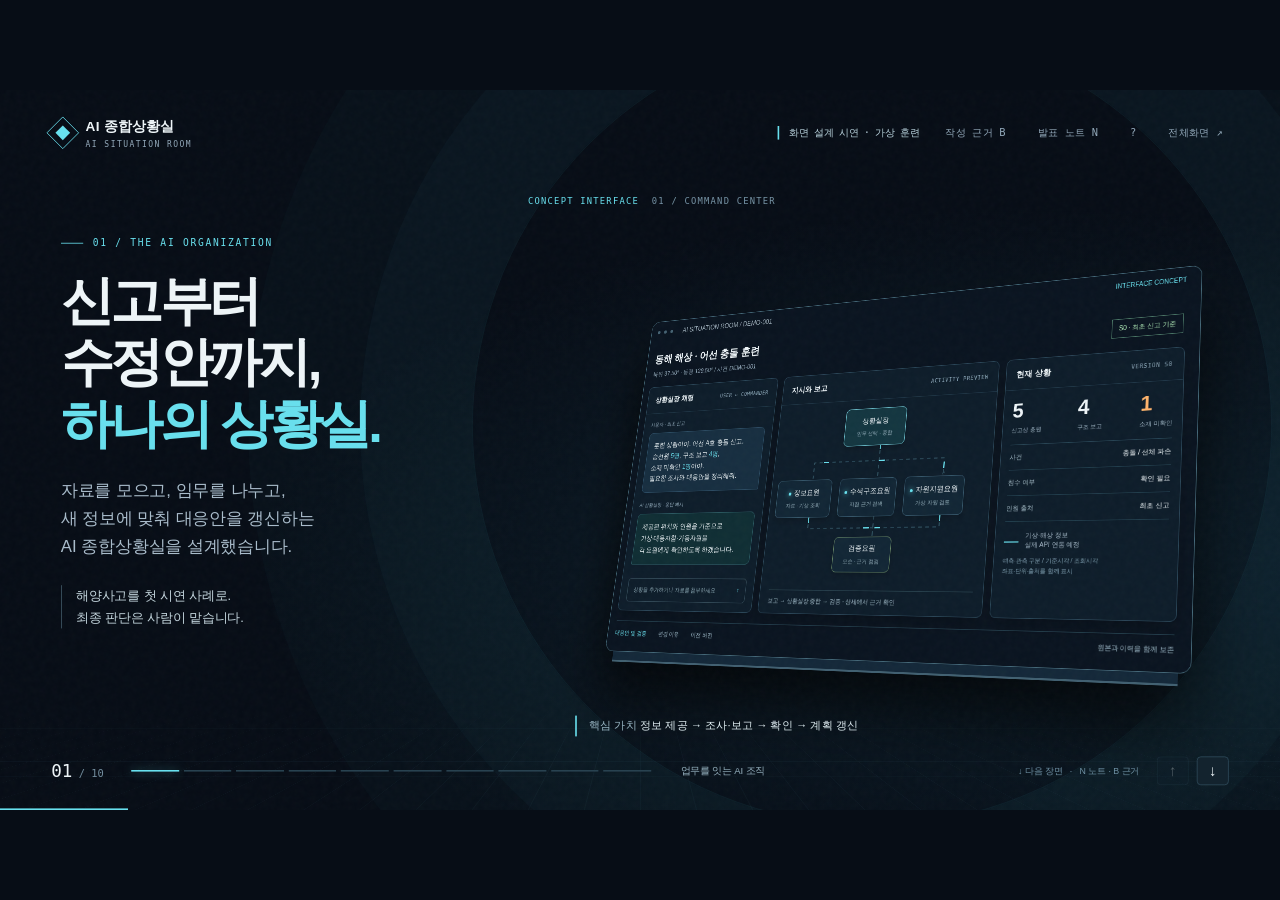
<file: AI_Situation_Room/presentation/index-before-2026-09-27.html>
<!doctype html>
<html lang="ko">
<head>
<meta charset="utf-8"><meta name="viewport" content="width=device-width, initial-scale=1">
<meta name="theme-color" content="#070d16">
<title>AI 종합상황실 — 상황이 바뀌면, 조직이 움직인다</title>
<style>
@font-face{font-family:LocalKR;src:local('Pretendard'),local('Apple SD Gothic Neo'),local('Malgun Gothic');font-display:swap}
:root{--bg:#070d16;--panel:#0d1a27;--line:#233b4d;--text:#eef5f8;--muted:#93a9ba;--cyan:#68e0ee;--mint:#b6f3bd;--orange:#ffb36b;--ease:cubic-bezier(.2,.75,.16,1);--scale:1}
*{box-sizing:border-box}html,body{margin:0;width:100%;height:100%;overflow:hidden;background:var(--bg);color:var(--text);font-family:LocalKR,-apple-system,BlinkMacSystemFont,'Segoe UI',sans-serif;word-break:keep-all}button{font:inherit;color:inherit;cursor:pointer}button:focus-visible{outline:2px solid var(--cyan);outline-offset:5px}button:disabled{opacity:.3;cursor:default}button,a{-webkit-tap-highlight-color:transparent}::selection{background:#306778}#viewport{width:100%;height:100%;position:relative;overflow:clip}#deck{width:1600px;height:900px;position:absolute;left:50%;top:50%;overflow:clip;transform:translate(-50%,-50%) scale(var(--scale));background:radial-gradient(ellipse at 80% 65%,#102e3c88 0,transparent 53%),#070d16;isolation:isolate}#deck:after{content:'';position:absolute;inset:0;pointer-events:none;opacity:.045;background-image:url("data:image/svg+xml,%3Csvg viewBox='0 0 160 160' xmlns='http://www.w3.org/2000/svg'%3E%3Cfilter id='n'%3E%3CfeTurbulence type='fractalNoise' baseFrequency='.75' numOctaves='3' stitchTiles='stitch'/%3E%3C/filter%3E%3Cpath fill='%23fff' filter='url(%23n)' opacity='.6' d='M0 0h160v160H0z'/%3E%3C/svg%3E");z-index:20}.horizon{position:absolute;inset:360px -500px -500px;background:linear-gradient(#32627525 1px,transparent 1px),linear-gradient(90deg,#32627525 1px,transparent 1px);background-size:65px 65px;transform:perspective(620px) rotateX(68deg);mask-image:linear-gradient(transparent,#000 40%,transparent);opacity:.55;transition:transform 1.6s var(--ease)}.halo{position:absolute;width:1000px;height:1000px;border:1px solid #61d9e515;border-radius:50%;top:-80px;left:590px;box-shadow:0 0 0 140px #61d9e506,0 0 0 280px #61d9e505;transition:transform 1.5s var(--ease)}
header{position:absolute;left:64px;right:64px;top:34px;display:flex;align-items:center;justify-content:space-between;z-index:30}.brand{display:flex;gap:14px;align-items:center;font-size:17px;font-weight:750;letter-spacing:.03em}.mark{width:29px;height:29px;border:1px solid var(--cyan);transform:rotate(45deg);position:relative}.mark:after{content:'';position:absolute;inset:7px;background:var(--cyan)}.brand small{color:var(--muted);font:10px ui-monospace,monospace;letter-spacing:.18em;display:block;margin-top:5px}.top-right{display:flex;gap:24px;align-items:center;font:12px ui-monospace,monospace;color:var(--muted)}.mode{border-left:2px solid var(--cyan);padding-left:12px;color:#bbd5df}.top-right button{background:transparent;border:0;padding:8px;color:var(--muted);font-size:13px}.top-right button:hover{color:var(--cyan)}
.copy{position:absolute;left:76px;top:184px;width:540px;z-index:15;pointer-events:none}.eyebrow{font:12px ui-monospace,monospace;letter-spacing:.18em;color:var(--cyan);display:flex;align-items:center;gap:12px}.eyebrow:before{content:'';width:28px;height:1px;background:var(--cyan)}h1{font-size:66px;line-height:1.17;letter-spacing:-.065em;margin:27px 0 25px;font-weight:760}h1 em{font-style:normal;color:var(--cyan)}.lead{color:#a9bccb;font-size:21px;line-height:1.7;max-width:470px;margin:0}.subline{margin-top:30px;border-left:1px solid #527082;padding-left:18px;font-size:16px;color:#c5d7df;line-height:1.7;max-width:460px}.copy.animate>*{animation:copyIn .85s var(--ease) both}.copy.animate h1{animation-delay:.06s}.copy.animate .lead{animation-delay:.12s}.copy.animate .subline{animation-delay:.18s}@keyframes copyIn{from{opacity:0;transform:translateY(25px);filter:blur(6px)}to{opacity:1;transform:translateY(0);filter:blur(0)}}
.scene-label{position:absolute;left:660px;top:132px;color:#7795a7;letter-spacing:.14em;font:11px ui-monospace,monospace;z-index:12;transition:opacity .5s}.scene-label b{color:var(--cyan);font-weight:400;margin-right:16px}.stage{position:absolute;left:620px;top:130px;width:950px;height:630px;perspective:1700px;perspective-origin:50% 43%;z-index:5}.rig{width:1000px;height:590px;position:absolute;left:-40px;top:35px;transform-style:preserve-3d;transform:translate3d(0,20px,-80px) rotateX(14deg) rotateY(-23deg) rotateZ(4deg) scale(.89);transition:transform 1.55s var(--ease),opacity .85s var(--ease)}.room{position:absolute;inset:0;transform-style:preserve-3d}.room-shell{position:absolute;inset:0;background:#0a1420;border:1px solid #446878;border-radius:15px;box-shadow:0 32px 0 -18px #142839,0 35px 0 -18px #416071,0 65px 100px #000b;transform:translateZ(-6px);transition:opacity .8s,transform 1.4s var(--ease)}.window-bar{height:47px;position:absolute;inset:0 0 auto;display:flex;align-items:center;gap:8px;padding:0 20px;color:#9eafbb;font-size:12px}.window-bar i{height:6px;width:6px;background:#456272;border-radius:50%}.window-bar span{margin-left:13px}.window-bar strong{margin-left:auto;font-size:10px;color:var(--cyan);font-weight:400}.app-header{position:absolute;left:23px;right:23px;top:63px;display:flex;justify-content:space-between;align-items:center}.app-header h2{font-size:19px;margin:0}.app-header p{font-size:11px;color:var(--muted);margin:7px 0}.app-status{font-size:10px;color:var(--mint);border:1px solid #497565;padding:7px 10px}.panels{position:absolute;inset:127px 20px 68px;transform-style:preserve-3d;display:grid;grid-template-columns:270px 390px 276px;gap:12px}.panel{background:#0e1d2a;border:1px solid #2a4557;border-radius:9px;position:relative;transform-style:preserve-3d;transition:transform 1.45s var(--ease),opacity .7s,box-shadow .7s;box-shadow:0 12px 25px #0003;overflow:visible}.panel-head{padding:15px 16px;border-bottom:1px solid #223a4b;display:flex;align-items:center;justify-content:space-between;font-size:13px;font-weight:650}.panel-head span{font:9px ui-monospace,monospace;color:#8fabbc;letter-spacing:.08em}.panel-body{padding:14px}.chat-label{font-size:9px;color:#8da6b7;margin-bottom:8px}.bubble{padding:13px 12px;background:#172e40;border:1px solid #2b4b62;font-size:12px;line-height:1.65;border-radius:8px 8px 2px 8px;margin-bottom:16px}.bubble.ai{background:#102e34;border-color:#2a5860;border-radius:8px 8px 8px 2px}.bubble b{color:var(--cyan);font-weight:500}.attachment{font-size:10px;background:#20384a;padding:9px;border-radius:5px;color:#c7d9e1;margin-top:10px}.input-mock{position:absolute;bottom:14px;left:14px;right:14px;font-size:10px;border:1px solid #38515f;border-radius:6px;padding:12px;color:#819da9;display:flex;justify-content:space-between}.input-mock b{color:var(--cyan)}.graph{height:270px;position:relative;margin-top:4px}.links{position:absolute;inset:0;width:100%;height:100%;overflow:visible}.links path{stroke:#3f697a;stroke-width:1.2;fill:none;stroke-dasharray:6 6}.links .pulse{stroke:var(--cyan);stroke-width:2;stroke-dasharray:10 110;animation:flow 4s linear infinite}.node{position:absolute;width:102px;border:1px solid #35566a;border-radius:8px;background:#122635;text-align:center;padding:12px 6px;font-size:12px;box-shadow:0 5px 12px #0003}.node small{display:block;font-size:9px;color:#95b0bc;margin-top:6px}.node.commander{left:126px;top:10px;border-color:#67b8c5;background:#143640;width:110px}.node.intel{left:11px;top:125px}.node.sar{left:127px;top:125px}.node.resource{left:243px;top:125px}.node.critic{left:127px;top:219px;padding:9px 6px;border-color:#658565}.node .light{display:inline-block;width:5px;height:5px;margin-right:5px;border-radius:50%;background:var(--cyan);box-shadow:0 0 9px #68e0ee}.graph-caption{position:absolute;bottom:12px;left:16px;right:16px;font-size:10px;color:#9eb8c5;border-top:1px solid #29434f;padding-top:10px}.metrics{display:flex;justify-content:space-between;padding:0 0 15px;border-bottom:1px solid #264353}.metric b{display:block;font-size:32px;font-weight:550}.metric small{display:block;font-size:9px;color:#9cb2c2;margin-top:6px}.metric:last-child b{color:var(--orange)}.info-row{display:flex;justify-content:space-between;font-size:10px;padding:12px 0;border-bottom:1px solid #203c4b;gap:8px}.info-row span{color:#a3bbc6}.info-row strong{font-weight:450;text-align:right}.weather{margin-top:14px;display:flex;gap:10px;align-items:center;font-size:10px;color:#a4b8c7}.weather b{color:var(--cyan);font-size:23px;font-weight:400}.source{font-size:9px;color:#7c9cae;margin-top:9px;line-height:1.7}.app-bottom{position:absolute;bottom:20px;left:22px;right:22px;height:31px;border-top:1px solid #24404e;padding-top:13px;display:flex;gap:24px;font-size:10px;color:#98b3c2}.app-bottom b{color:var(--cyan);font-weight:400}.app-bottom span:last-child{margin-left:auto}.panel-number{position:absolute;left:0;top:-57px;opacity:0;transform:translateZ(20px);color:var(--cyan);font:11px ui-monospace,monospace;transition:opacity .6s}.panel-number b{display:block;font-size:26px;margin-bottom:7px;font-weight:400}.hit{position:absolute;inset:0;background:transparent;border:0;border-radius:9px}.hit:hover{box-shadow:inset 0 0 0 1px var(--cyan)}
.floating{position:absolute;transform-style:preserve-3d;transition:transform 1.3s var(--ease),opacity .7s;opacity:0;pointer-events:none}.ticket{left:735px;top:225px;width:660px;padding:40px;background:#0f202e;border:1px solid #466473;border-top:2px solid var(--cyan);box-shadow:0 45px 90px #0009;transform:perspective(1200px) rotateY(-15deg) rotateX(8deg) translateY(160px)}.ticket-top{display:flex;justify-content:space-between;font:12px ui-monospace,monospace;color:#90b5c5;letter-spacing:.1em}.ticket h3{font-size:30px;line-height:1.5;margin:27px 0}.ticket .coord{font:14px ui-monospace,monospace;color:var(--cyan)}.ticket-counts{display:flex;gap:56px;margin-top:30px}.ticket-counts b{font-size:62px;font-weight:500;display:block}.ticket-counts span{font-size:14px;color:#9db8c7}.ticket-counts div:last-child{color:var(--orange)}.ticket-foot{border-top:1px solid #39525e;margin-top:24px;padding-top:17px;font-size:12px;color:#829dab}
.evidence-stack{left:760px;top:200px;width:660px;height:480px;perspective:1400px;transform:translateY(130px)}.evidence-card{position:absolute;left:0;right:0;height:156px;background:#102230;border:1px solid #395767;border-radius:9px;padding:28px 30px;transform:rotateX(15deg) rotateY(-13deg);box-shadow:0 24px 45px #0007;transition:transform 1.3s var(--ease)}.evidence-card:nth-child(1){top:0;z-index:3}.evidence-card:nth-child(2){top:164px;left:30px;right:-30px;z-index:2}.evidence-card:nth-child(3){top:328px;left:60px;right:-60px;z-index:1}.evidence-card .overline{font:11px ui-monospace,monospace;letter-spacing:.12em;color:var(--cyan)}.evidence-card h3{font-size:25px;margin:14px 0 10px;font-weight:550}.evidence-card p{font-size:14px;color:#a1b8c4;margin:0;line-height:1.6}.evidence-card .tag{position:absolute;right:25px;top:25px;font-size:11px;color:#a9c2cc;border:1px solid #46626e;padding:6px 9px}
.conflict{left:704px;top:194px;width:760px;height:500px;transform:translateY(170px) rotateY(-20deg);perspective:1200px}.claim{position:absolute;top:20px;width:310px;height:270px;padding:28px;background:#102333;border:1px solid #426476;box-shadow:0 24px 55px #0008;border-radius:9px;transition:transform 1.3s var(--ease)}.claim:first-child{left:15px;transform:rotateY(15deg) rotateZ(-6deg)}.claim:nth-child(2){right:15px;transform:rotateY(-15deg) rotateZ(6deg);border-color:#a57851;background:#2b241e}.claim .overline{font-size:13px;color:#9db6c8}.claim b{font-size:116px;font-weight:500;line-height:1.3;letter-spacing:-.07em}.claim b small{font-size:20px;letter-spacing:0;margin-left:12px;color:#9db6c8}.claim:nth-child(2) b{color:var(--orange)}.claim p{font-size:13px;color:#a6bac5;margin:0}.versus{position:absolute;left:350px;top:106px;font-size:45px;color:var(--orange)}.question{position:absolute;bottom:32px;left:20px;right:20px;padding:23px 28px;border-left:2px solid var(--orange);background:#172632;font-size:21px;line-height:1.6}.question small{display:block;font:11px ui-monospace,monospace;color:var(--orange);margin-bottom:9px;letter-spacing:.1em}
.resolution{left:693px;top:195px;width:805px;height:500px;transform:translateY(100px) rotateX(15deg)}.confirmed{font:12px ui-monospace,monospace;color:var(--mint);letter-spacing:.1em;display:flex;align-items:center;gap:12px}.confirmed:before{content:'';height:8px;width:8px;background:var(--mint);border-radius:50%}.equation{display:flex;align-items:center;gap:32px;margin:30px 0}.equation b{font-size:127px;font-weight:550;letter-spacing:-.08em}.equation i{font-style:normal;font-weight:300;font-size:45px;color:#658091}.equation small{display:block;font-size:15px;letter-spacing:0;font-weight:400;color:#b2c5ce;margin-top:-8px}.equation .pending{color:var(--orange)}.revision{border-top:1px solid #365665;padding:22px 0;display:grid;grid-template-columns:110px 1fr;gap:20px;font-size:17px;color:#c1d5df}.revision span{font:12px ui-monospace,monospace;color:var(--cyan);padding-top:4px}.revision b{font-weight:500}.revision p{font-size:14px;color:#8ba7b7;margin:9px 0 0}.revision.old{opacity:.5}.revision.old b{text-decoration:line-through;text-decoration-color:#91aaba55}
.architecture{left:695px;top:204px;width:790px;height:475px;transform:translateY(130px) rotateY(-20deg)}.arch-layer{height:92px;display:flex;align-items:center;gap:25px;border-top:1px solid #416377;background:linear-gradient(90deg,#183643aa,#13212c33);padding:20px 25px;transform:perspective(1100px) rotateY(-13deg) rotateX(8deg);margin:17px 0;box-shadow:0 18px 20px #0004}.arch-layer:nth-child(2){margin-left:25px}.arch-layer:nth-child(3){margin-left:50px}.arch-layer:nth-child(4){margin-left:75px}.arch-layer .num{font:24px ui-monospace,monospace;color:#5d8299}.arch-layer h3{font-size:20px;margin:0 0 7px;min-width:170px}.arch-layer p{font-size:13px;margin:0;color:#a8bfcc}.arch-layer .stack{margin-left:auto;font:12px ui-monospace,monospace;color:var(--cyan);text-align:right;line-height:1.7}
.closing{position:absolute;left:80px;right:80px;top:200px;z-index:15;opacity:0;pointer-events:none;transform:translateY(60px);transition:opacity .8s,transform 1.2s var(--ease)}.closing .eyebrow{justify-content:center}.closing h2{font-size:88px;text-align:center;font-weight:650;line-height:1.2;letter-spacing:-.055em;margin:32px 0}.closing h2 span{color:var(--cyan)}.closing .closing-line{text-align:center;font-size:23px;color:#b1c7d4;line-height:1.7}.closing-bottom{display:flex;justify-content:center;gap:70px;margin-top:62px}.closing-bottom div{font-size:17px;border-top:1px solid #416475;padding-top:20px;width:235px}.closing-bottom b{font:12px ui-monospace,monospace;color:var(--cyan);display:block;margin-bottom:13px;letter-spacing:.12em}.closing-status{text-align:center;margin-top:50px;font-size:12px;color:#7292a5}
.callout{position:absolute;left:719px;top:782px;font-size:14px;color:#9bb8c6;border-left:2px solid var(--cyan);padding:4px 0 4px 15px;z-index:12;max-width:740px;transition:opacity .4s}.callout strong{color:#e1eff4;font-weight:500}.callout span{margin-left:12px;font-size:12px;color:#7097aa}
footer{position:absolute;left:64px;right:64px;bottom:31px;display:flex;align-items:center;z-index:35;gap:25px}.page{font:13px ui-monospace,monospace;width:75px;color:#738e9f}.page b{color:var(--text);font-size:22px;font-weight:400;margin-right:8px}.progress{display:flex;gap:6px;flex:1;max-width:650px}.progress button{height:28px;flex:1;background:transparent;border:0;position:relative}.progress button:after{content:'';position:absolute;height:2px;background:#284250;left:0;right:0;top:13px;transition:background .3s,box-shadow .3s}.progress button.past:after{background:#65818f}.progress button.active:after{background:var(--cyan);box-shadow:0 0 12px #68e0ee88}.chapter-name{font-size:12px;color:#97b2c0;margin-left:12px}.controls{margin-left:auto;display:flex;align-items:center;gap:10px}.controls .hint{font-size:11px;color:#6f91a4;margin-right:12px}.controls button{background:#13232e;border:1px solid #304c5c;width:40px;height:36px;font-size:19px;border-radius:5px}.controls button:hover{border-color:var(--cyan)}.bottom-progress{height:2px;position:absolute;bottom:0;left:0;background:var(--cyan);transition:width 1s var(--ease);z-index:40}
.overlay{position:absolute;z-index:60;inset:100px 120px 100px;background:#0c1a26f7;border:1px solid #487183;border-radius:12px;padding:45px 55px;backdrop-filter:blur(25px);box-shadow:0 40px 120px #000c;overflow:auto}.overlay[hidden]{display:none}.overlay h2{font-size:31px;margin:0 0 14px}.overlay p{font-size:21px;line-height:1.8;color:#b4cad7}.overlay .close{position:absolute;right:22px;top:18px;border:1px solid #426273;background:none;padding:8px 15px;border-radius:5px}.overlay a{color:var(--cyan);text-underline-offset:4px}.reference-item{border-top:1px solid #365565;padding:17px 0}.reference-item blockquote{margin:10px 0;font-size:17px;color:#d5e5ed;line-height:1.65}.reference-item small{color:#97b5c5;font-size:13px}.overlay .note-label{font:12px ui-monospace,monospace;color:var(--cyan);letter-spacing:.1em;margin:32px 0 10px}.overlay ul{font-size:18px;color:#adc3d0;line-height:1.9;padding-left:22px}.overlay .note-grid{display:grid;grid-template-columns:2fr 1fr;gap:45px}.key{display:inline-block;border:1px solid #456171;border-radius:4px;padding:1px 8px;margin:0 5px;font-size:15px;color:#deedf2}.toast{position:absolute;left:50%;bottom:100px;transform:translateX(-50%);padding:12px 22px;background:#213c4a;border:1px solid #638394;z-index:99;font-size:15px;border-radius:5px}.toast[hidden]{display:none}.sr-only{position:absolute;width:1px;height:1px;padding:0;margin:-1px;overflow:hidden;clip:rect(0,0,0,0);white-space:nowrap;border:0}
/* Inactive 3D scenes must leave the render tree, not just become transparent. */
#stage[aria-hidden="true"],.floating[aria-hidden="true"],.closing[aria-hidden="true"]{display:none!important}
/* A persistent stage: the camera and its three UI surfaces travel between scenes. */
[data-scene="0"] .rig{transform:translate3d(20px,20px,-90px) rotateX(19deg) rotateY(-28deg) rotateZ(6deg) scale(.84)}
[data-scene="1"] .rig{transform:translate3d(420px,140px,-700px) rotateX(25deg) rotateY(-42deg) scale(.8);opacity:.13}
[data-scene="1"] .ticket{opacity:1;transform:perspective(1200px) rotateY(-10deg) rotateX(6deg) translateY(0)}
[data-scene="2"] .rig{transform:translate3d(-5px,5px,0) rotateX(0deg) rotateY(0deg) scale(.91)}
[data-scene="3"] .rig{transform:translate3d(6px,70px,-30px) rotateX(10deg) rotateY(-13deg) scale(.82)}
[data-scene="3"] .room-shell{opacity:.25;transform:translateZ(-80px)}
[data-scene="3"] .chat-panel{transform:translate3d(-25px,-34px,95px)}
[data-scene="3"] .org-panel{transform:translate3d(0,15px,40px)}
[data-scene="3"] .status-panel{transform:translate3d(22px,-40px,115px)}
[data-scene="3"] .panel-number{opacity:1}
[data-scene="3"] .app-header,[data-scene="3"] .app-bottom{opacity:.4}
[data-scene="4"] .rig{transform:translate3d(-45px,0,-30px) rotateX(5deg) rotateY(-8deg) scale(.96)}
[data-scene="4"] .chat-panel,[data-scene="4"] .status-panel{opacity:.1;transform:translateZ(-80px)}
[data-scene="4"] .org-panel{transform:translate3d(0,2px,140px) scale(1.28);box-shadow:0 35px 100px #000c}
[data-scene="4"] .room-shell,[data-scene="4"] .app-header,[data-scene="4"] .app-bottom{opacity:.15}
[data-scene="5"] .rig,[data-scene="6"] .rig,[data-scene="7"] .rig,[data-scene="8"] .rig{transform:translate3d(270px,180px,-1000px) rotateX(38deg) rotateY(-40deg) scale(.85);opacity:0;pointer-events:none}
[data-scene="5"] .evidence-stack{opacity:1;transform:translateY(0)}
[data-scene="6"] .conflict{opacity:1;transform:translateY(0) rotateY(0deg)}
[data-scene="6"] .halo{transform:translateX(-60px) scale(.9);border-color:#ffb36b28;box-shadow:0 0 0 140px #ffb36b06,0 0 0 280px #ffb36b05}
[data-scene="7"] .resolution{opacity:1;transform:translateY(0) rotateX(0deg)}
[data-scene="8"] .architecture{opacity:1;transform:translateY(0) rotateY(0deg)}
[data-scene="9"] .copy,[data-scene="9"] .scene-label,[data-scene="9"] .callout{opacity:0;pointer-events:none}
[data-scene="9"] .closing{opacity:1;transform:translateY(0)}
[data-scene="9"] .rig{opacity:.1;transform:translate3d(-180px,480px,-350px) rotateX(65deg) rotateY(0deg) scale(1.3);pointer-events:none}
[data-scene="9"] .halo{transform:translateX(-340px) scale(1.2)}
[data-scene="7"] .equation>div{animation:numberArrival .95s var(--ease) both}
[data-scene="7"] .equation>div:nth-of-type(2){animation-delay:.12s}
[data-scene="7"] .equation>div:nth-of-type(3){animation-delay:.24s}
[data-scene="7"] .revision{animation:copyIn .9s var(--ease) .32s both}
@keyframes numberArrival{from{opacity:0;transform:perspective(650px) translateY(65px) rotateX(-55deg);filter:blur(8px)}to{opacity:1;transform:perspective(650px) translateY(0) rotateX(0);filter:blur(0)}}
@keyframes flow{to{stroke-dashoffset:-240}}
@media(prefers-reduced-motion:reduce){*,*:before,*:after{animation:none!important;transition:none!important}}
.reduce-motion *,.reduce-motion *:before,.reduce-motion *:after{animation:none!important;transition:none!important}
@media print{html,body{overflow:visible;height:auto;background:#fff}#viewport{display:block;overflow:visible;height:auto}#deck{transform:none!important;width:1600px;height:900px}header,footer,.overlay{display:none!important}@page{size:landscape;margin:0}}
</style>
</head>
<body>
<div id="viewport"><main id="deck" data-scene="0" aria-label="AI 종합상황실 발표자료">
<div class="horizon" aria-hidden="true"></div><div class="halo" aria-hidden="true"></div>
<header><div class="brand"><div class="mark" aria-hidden="true"></div><div>AI 종합상황실<small>AI SITUATION ROOM</small></div></div><div class="top-right"><span class="mode">화면 설계 시연 · 가상 훈련</span><button id="sourcesBtn" title="작성 근거 (B)">작성 근거 B</button><button id="notesBtn" title="발표자 노트 (N)">발표 노트 N</button><button id="helpBtn" aria-label="조작 도움말">?</button><button id="fullBtn" title="전체화면 (F)">전체화면 ↗</button></div></header>
<section class="copy animate" id="copy"><div class="eyebrow" id="eyebrow"></div><h1 id="headline"></h1><p class="lead" id="lead"></p><div class="subline" id="subline"></div></section>
<div class="scene-label" id="sceneLabel"><b>CONCEPT INTERFACE</b>01 / COMMAND CENTER</div>
<div class="stage" id="stage" aria-label="상황실 화면 구성 예시"><div class="rig"><div class="room">
<div class="room-shell"></div><div class="window-bar"><i></i><i></i><i></i><span>AI SITUATION ROOM / DEMO-001</span><strong>INTERFACE CONCEPT</strong></div>
<div class="app-header"><div><h2>동해 해상 · 어선 충돌 훈련</h2><p>북위 37.50° · 동경 129.50° / 사건 DEMO-001</p></div><div class="app-status">S0 · 최초 신고 기준</div></div>
<div class="panels">
<section class="panel chat-panel"><div class="panel-number"><b>01</b>CONVERSATION</div><div class="panel-head">상황실장 채팅<span>USER ↔ COMMANDER</span></div><div class="panel-body"><div class="chat-label">사용자 · 최초 신고</div><div class="bubble">훈련 상황이야. 어선 A호 충돌 신고.<br>승선원 <b>5명</b>, 구조 보고 <b>4명</b>,<br>소재 미확인 <b>1명</b>이야.<br>필요한 조사와 대응안을 정리해줘.</div><div class="chat-label">AI 상황실장 · 응답 예시</div><div class="bubble ai">제공된 위치와 인원을 기준으로<br>기상·대응지침·가용자원을<br>각 요원에게 확인하도록 하겠습니다.</div></div><div class="input-mock">상황을 추가하거나 자료를 첨부하세요 <b>↑</b></div><button class="hit" data-detail="chat" aria-label="상황실장 채팅 영역 설명"></button></section>
<section class="panel org-panel"><div class="panel-number"><b>02</b>ORCHESTRATION</div><div class="panel-head">지시와 보고<span>ACTIVITY PREVIEW</span></div><div class="graph"><svg class="links" viewBox="0 0 360 270" aria-label="상황실장과 요원 사이의 지시 및 보고 경로" role="img"><defs><marker id="arrow" viewBox="0 0 10 10" refX="8" refY="5" markerWidth="5" markerHeight="5" orient="auto-start-reverse"><path d="M0 0L10 5L0 10" fill="#68e0ee" stroke="none"/></marker></defs><path d="M180 68V97H62V123 M180 68V123 M180 97H294V123" marker-end="url(#arrow)"/><path d="M62 186V205H180V219 M180 186V219 M294 186V205H180"/><path class="pulse" d="M180 68V97H62V123 M180 68V123 M180 97H294V123"/><path class="pulse" d="M294 186V205H180V219 M62 186V205H180"/></svg><div class="node commander">상황실장<small>임무 선택 · 종합</small></div><div class="node intel"><span class="light"></span>정보요원<small>자료 · 기상 조회</small></div><div class="node sar"><span class="light"></span>수색구조요원<small>지침 근거 검색</small></div><div class="node resource"><span class="light"></span>자원지원요원<small>가상 자원 검토</small></div><div class="node critic">검증요원<small>모순 · 근거 점검</small></div></div><div class="graph-caption">보고 → 상황실장 종합 → 검증 · 상세에서 근거 확인</div><button class="hit" data-detail="org" aria-label="지시와 보고 영역 설명"></button></section>
<section class="panel status-panel"><div class="panel-number"><b>03</b>SITUATION</div><div class="panel-head">현재 상황<span>VERSION S0</span></div><div class="panel-body"><div class="metrics"><div class="metric"><b>5</b><small>신고상 총원</small></div><div class="metric"><b>4</b><small>구조 보고</small></div><div class="metric"><b>1</b><small>소재 미확인</small></div></div><div class="info-row"><span>사건</span><strong>충돌 / 선체 파손</strong></div><div class="info-row"><span>침수 여부</span><strong>확인 필요</strong></div><div class="info-row"><span>인원 출처</span><strong>최초 신고</strong></div><div class="weather"><b>—</b><div>기상·해상 정보<br><span>실제 API 연동 예정</span></div></div><div class="source">예측·관측 구분 / 기준시각 / 조회시각<br>좌표·단위·출처를 함께 표시</div></div><button class="hit" data-detail="status" aria-label="현재 상황 영역 설명"></button></section>
</div><div class="app-bottom"><b>대응안 및 검증</b><span>변경 이유</span><span>이전 버전</span><span>원본과 이력을 함께 보존</span></div>
</div></div></div>
<section class="floating ticket" aria-label="가상 최초 신고"><div class="ticket-top"><span>INCOMING REPORT</span><span>DEMO-001 / S0</span></div><h3>동해 해상, 어선 A호 충돌.<br>한 명의 소재가 확인되지 않았다.</h3><div class="coord">37.50° N &nbsp; 129.50° E</div><div class="ticket-counts"><div><b>5</b><span>신고상 총원</span></div><div><b>4</b><span>구조 보고</span></div><div><b>1</b><span>소재 미확인</span></div></div><div class="ticket-foot">가상 훈련 · 신고 내용이며 현장 확인이 끝난 사실이 아닙니다.</div></section>
<section class="floating evidence-stack" aria-label="세 종류의 근거"><article class="evidence-card"><div class="overline">01 / WEATHER · MCP</div><span class="tag">외부 데이터</span><h3>위치로 기상을 조회한다</h3><p>풍속·풍향·파고 / 좌표·단위·기준시각<br>예측자료와 현장 관측을 구분</p></article><article class="evidence-card"><div class="overline">02 / GUIDELINES · RAG</div><span class="tag">문서 근거</span><h3>대응안에 지침 구절을 연결한다</h3><p>질문 → 벡터 검색 → 관련 구절 → 조치<br>문서명·절·버전을 함께 보존</p></article><article class="evidence-card"><div class="overline">03 / RESOURCES · LOCAL DATA</div><span class="tag">가상 자료</span><h3>제공된 가용자원만 검토한다</h3><p>UNIT-A 가용 / UNIT-B 다른 임무 / TEAM-A 가용<br>실제 기관 자원 및 출동명령과 구분</p></article></section>
<section class="floating conflict" aria-label="최초 신고와 명부 불일치"><article class="claim"><div class="overline">최초 신고 · S0</div><b>5<small>명</small></b><p>신고자가 전달한 승선원 수</p></article><article class="claim"><div class="overline">첨부 명부 · S1</div><b>7<small>명</small></b><p>P01–P07 · 전체 ID 대조</p></article><span class="versus">≠</span><div class="question"><small>COMMANDER / CONFIRMATION REQUIRED</small>“이번 출항에 실제 승선한 7명의 명부가 맞습니까?”</div></section>
<section class="floating resolution" aria-label="사용자 확인 후 상황 및 계획 갱신"><div class="confirmed">S2 / 사용자 정정 근거로 갱신</div><div class="equation"><div><b>7</b><small>승선원 총원</small></div><i>=</i><div><b>4</b><small>구조 보고</small></div><i>+</i><div class="pending"><b>3</b><small>소재 미확인</small></div></div><div class="revision"><span>REASSIGN</span><div><b>소재 미확인 3명·침수 보고에 따른 재검토 지시</b><p>지시 예시: 수색구조요원 지침 재검토 · 자원지원요원 지원 검토안 보완</p></div></div><div class="revision old"><span>HISTORY</span><div><b>최초 신고 기준 5명 / 소재 미확인 1명</b><p>이전 기록 보존 · 최신 상황에 자동 덮어쓰기 금지</p></div></div></section>
<section class="floating architecture" aria-label="신뢰성 및 모델 비교 계획">
<div class="arch-layer"><div class="num">01</div><div><h3>인원 정합성</h3><p>중복 P04 · 명부 밖 P99 · 합계 검사</p></div><div class="stack">규칙 검사<br>정답 대조 예정</div></div>
<div class="arch-layer"><div class="num">02</div><div><h3>근거와 모순</h3><p>출처 없는 주장 · 보고 간 충돌 검토</p></div><div class="stack">검증요원<br>오류 검출 시험 예정</div></div>
<div class="arch-layer"><div class="num">03</div><div><h3>두 모델 비교</h3><p>동일 입력·근거·출력 요구로 비교</p></div><div class="stack">오류 · 질문 · 지시 · 시간<br>미실시 / 우열 미확정</div></div>
<div class="arch-layer"><div class="num">04</div><div><h3>실패와 복원</h3><p>기상 실패 · 이전 보고 · 재시작 복원</p></div><div class="stack">실패를 숨기지 않기<br>시나리오 검증 예정</div></div>
</section>
<section class="closing"><div class="eyebrow">AI ASSISTANT → AI ORGANIZATION</div><h2>상황이 바뀌면,<br><span>조직이 움직인다</span></h2><p class="closing-line">누가 무엇을 조사했고, 어떤 근거로 계획이 바뀌었는지.<br>사람이 확인하고 판단할 수 있는 AI 종합상황실을 목표로 합니다.</p><div class="closing-bottom"><div><b>01 / WORKFLOW</b>재입력 부담을 줄이는 상황 공유</div><div><b>02 / EVIDENCE</b>역할별 조사와 근거의 가시화</div><div><b>03 / ACCOUNTABILITY</b>정정부터 수정안까지 이력 추적</div></div><p class="closing-status">기대효과 · 현재는 설계 시연 / 타 분야 확장 시 도메인 자료·도구·검증 기준 변경 필요</p></section>
<div class="callout" id="callout"></div>
<footer><div class="page"><b id="pageNum">01</b>/ 10</div><nav class="progress" id="progress" aria-label="발표 장면 선택"></nav><span class="chapter-name" id="chapterName"></span><div class="controls"><span class="hint">↓ 다음 장면 &nbsp; · &nbsp; N 노트 · B 근거</span><button id="prev" aria-label="이전 장면">↑</button><button id="next" aria-label="다음 장면">↓</button></div></footer><div class="bottom-progress" id="bottomProgress"></div>
<aside class="overlay" id="overlay" role="dialog" aria-modal="true" aria-labelledby="overlayTitle" hidden><button class="close" id="closeOverlay">닫기 Esc</button><h2 id="overlayTitle"></h2><div id="overlayBody"></div></aside><div class="toast" id="toast" role="status" hidden></div><div class="sr-only" id="announce" aria-live="polite"></div>
</main></div>
<script>
'use strict';
const references={
  "strategy": {
    "doc": "06_해커톤_시상_공략.md",
    "section": "2. 심사위원에게 먼저 증명할 것",
    "quote": "첫 1분 안에 사용자 입력과 실제 임무 지시를 보여준다.",
    "kind": "전략적 해석",
    "href": "../06_%E1%84%92%E1%85%A2%E1%84%8F%E1%85%A5%E1%84%90%E1%85%A9%E1%86%AB_%E1%84%89%E1%85%B5%E1%84%89%E1%85%A1%E1%86%BC_%E1%84%80%E1%85%A9%E1%86%BC%E1%84%85%E1%85%A3%E1%86%A8.md"
  },
  "identity": {
    "doc": "01_프로젝트.md",
    "section": "1. 제품 정의",
    "quote": "핵심 메시지는 **AI Assistant에서 AI Organization으로**다.",
    "kind": "제품 설계",
    "href": "../01_%E1%84%91%E1%85%B3%E1%84%85%E1%85%A9%E1%84%8C%E1%85%A6%E1%86%A8%E1%84%90%E1%85%B3.md"
  },
  "s0": {
    "doc": "02_데모_시나리오.md",
    "section": "3. 첫 입력 S0",
    "quote": "현재 표시는 ‘최초 신고 총원 5명 / 구조 보고 4명 / 소재 미확인 1명’이다.",
    "kind": "가상 시나리오",
    "href": "../02_%E1%84%83%E1%85%A6%E1%84%86%E1%85%A9_%E1%84%89%E1%85%B5%E1%84%82%E1%85%A1%E1%84%85%E1%85%B5%E1%84%8B%E1%85%A9.md"
  },
  "roles": {
    "doc": "01_프로젝트.md",
    "section": "3. 역할과 책임",
    "quote": "상황실장은 의미를 판단하고, 프로그램은 지시 형식·버전·합계를 검사해 실행·저장한다.",
    "kind": "제품 설계",
    "href": "../01_%E1%84%91%E1%85%B3%E1%84%85%E1%85%A9%E1%84%8C%E1%85%A6%E1%86%A8%E1%84%90%E1%85%B3.md"
  },
  "ui": {
    "doc": "03_UI_UX.md",
    "section": "1. 화면 원칙",
    "quote": "화면의 중심은 채팅, 요원 소통, 현재 상황이다.",
    "kind": "화면 요구사항",
    "href": "../03_UI_UX.md"
  },
  "s1": {
    "doc": "02_데모_시나리오.md",
    "section": "4. 자료와 추가 입력 S1·S2 / S1",
    "quote": "명부가 이번 출항의 실제 탑승자 명부인지 사용자에게 묻는다.",
    "kind": "가상 시나리오",
    "href": "../02_%E1%84%83%E1%85%A6%E1%84%86%E1%85%A9_%E1%84%89%E1%85%B5%E1%84%82%E1%85%A1%E1%84%85%E1%85%B5%E1%84%8B%E1%85%A9.md"
  },
  "s2": {
    "doc": "02_데모_시나리오.md",
    "section": "4. 자료와 추가 입력 S1·S2 / S2",
    "quote": "상황실장이 영향받는 요원에게 보완 지시하고 수정 대응안을 만든다.",
    "kind": "가상 시나리오",
    "href": "../02_%E1%84%83%E1%85%A6%E1%84%86%E1%85%A9_%E1%84%89%E1%85%B5%E1%84%82%E1%85%A1%E1%84%85%E1%85%B5%E1%84%8B%E1%85%A9.md"
  },
  "history": {
    "doc": "03_UI_UX.md",
    "section": "8. 대응안·검증",
    "quote": "새 정보 도착 시 기존 계획에 ‘재검토 필요’를 표시하고, 새 계획을 만들면 이전안과 달라진 이유를 보여준다.",
    "kind": "화면 요구사항",
    "href": "../03_UI_UX.md"
  },
  "edu": {
    "doc": "06_해커톤_시상_공략.md",
    "section": "3. 교육내용 수용 계획",
    "quote": "특히 모델 비교는 역할 이름을 여러 개 붙이는 것으로 대신하지 않는다.",
    "kind": "교육 적용 전략",
    "href": "../06_%E1%84%92%E1%85%A2%E1%84%8F%E1%85%A5%E1%84%90%E1%85%A9%E1%86%AB_%E1%84%89%E1%85%B5%E1%84%89%E1%85%A1%E1%86%BC_%E1%84%80%E1%85%A9%E1%86%BC%E1%84%85%E1%85%A3%E1%86%A8.md"
  },
  "api": {
    "doc": "10_데이터_API_검증기록.md",
    "section": "1. 최신 결정",
    "quote": "외부 데이터 API는 **무료 범위의 기상·해상 정보만** 사용한다.",
    "kind": "확정 범위",
    "href": "../10_%E1%84%83%E1%85%A6%E1%84%8B%E1%85%B5%E1%84%90%E1%85%A5_API_%E1%84%80%E1%85%A5%E1%86%B7%E1%84%8C%E1%85%B3%E1%86%BC%E1%84%80%E1%85%B5%E1%84%85%E1%85%A9%E1%86%A8.md"
  },
  "verification": {
    "doc": "04_개발계획.md",
    "section": "9. 의미 있는 최소 검증",
    "quote": "핵심 정상 흐름 1회, 인원 모순 1회, 도구 실패 1회, 복원 확인으로 시작하고 남은 위험에만 추가한다.",
    "kind": "검증 계획",
    "href": "../04_%E1%84%80%E1%85%A2%E1%84%87%E1%85%A1%E1%86%AF%E1%84%80%E1%85%A8%E1%84%92%E1%85%AC%E1%86%A8.md"
  },
  "comparison": {
    "doc": "06_해커톤_시상_공략.md",
    "section": "6. 모델 비교와 업무효과",
    "quote": "비교 항목은 인원 오류, 출처 없는 주장, 확인 질문, 지시 적합성, 응답시간이다.",
    "kind": "평가 계획",
    "href": "../06_%E1%84%92%E1%85%A2%E1%84%8F%E1%85%A5%E1%84%90%E1%85%A9%E1%86%AB_%E1%84%89%E1%85%B5%E1%84%89%E1%85%A1%E1%86%BC_%E1%84%80%E1%85%A9%E1%86%BC%E1%84%85%E1%85%A3%E1%86%A8.md"
  },
  "value": {
    "doc": "05_발표자료.md",
    "section": "8. 효과와 한계 표현",
    "quote": "기대효과는 정보 재입력 감소, 역할별 조사 가시화, 정정 이력 추적으로 설명한다.",
    "kind": "기대효과",
    "href": "../05_%E1%84%87%E1%85%A1%E1%86%AF%E1%84%91%E1%85%AD%E1%84%8C%E1%85%A1%E1%84%85%E1%85%AD.md"
  },
  "limits": {
    "doc": "06_해커톤_시상_공략.md",
    "section": "1. 확인된 시상·교육 정보",
    "quote": "공식 세부 배점·평가표·수상팀 수는 제공자료에서 확인되지 않았다.",
    "kind": "확인 한계",
    "href": "../06_%E1%84%92%E1%85%A2%E1%84%8F%E1%85%A5%E1%84%90%E1%85%A9%E1%86%AB_%E1%84%89%E1%85%B5%E1%84%89%E1%85%A1%E1%86%BC_%E1%84%80%E1%85%A9%E1%86%BC%E1%84%85%E1%85%A3%E1%86%A8.md"
  },
  "rag": {
    "doc": "04_개발계획.md",
    "section": "8. 데이터·도구 구현 경계",
    "quote": "MCP: 클라이언트 → MCP 도구 → 기상 함수 → 외부 API 경로를 실제로 확인한다.",
    "kind": "구현·검증 계획",
    "href": "../04_%E1%84%80%E1%85%A2%E1%84%87%E1%85%A1%E1%86%AF%E1%84%80%E1%85%A8%E1%84%92%E1%85%AC%E1%86%A8.md"
  },
  "focus": {
    "doc": "05_발표자료.md",
    "section": "3.1 왜 여러 AI 에이전트인가",
    "quote": "필요한 순간, 필요한 전문성에 추론을 집중한다.",
    "kind": "설계 원칙·검증할 기대효과",
    "href": "../05_%E1%84%87%E1%85%A1%E1%86%AF%E1%84%91%E1%85%AD%E1%84%8C%E1%85%A1%E1%84%85%E1%85%AD.md"
  }
};
const slides=[
  {
    "scene": 0,
    "chapter": "업무를 잇는 AI 조직",
    "eyebrow": "01 / THE AI ORGANIZATION",
    "title": "신고부터 수정안까지,<br><em>하나의 상황실.</em>",
    "lead": "자료를 모으고, 임무를 나누고,<br>새 정보에 맞춰 대응안을 갱신하는<br>AI 종합상황실을 설계했습니다.",
    "sub": "해양사고를 첫 시연 사례로.<br>최종 판단은 사람이 맡습니다.",
    "label": "01 / COMMAND CENTER",
    "call": "핵심 가치 <strong>정보 제공 → 조사·보고 → 확인 → 계획 갱신</strong>",
    "note": "사고 대응에는 신고, 명부, 기상, 지침을 함께 확인하는 일이 필요합니다. AI 종합상황실은 상황실장이 전문요원에게 업무를 나누고, 추가 정보가 들어오면 계획까지 갱신하는 구조입니다. 가상 사건 하나로 그 흐름을 보여드리겠습니다. 현재 자료는 화면 설계 시연입니다.",
    "cue": "제품 정의를 짧게 말한 뒤 사건으로 넘어갑니다. 첫 1분을 개념 소개에 쓰지 않습니다.",
    "time": "0:00–0:15",
    "refs": [
      "identity",
      "strategy"
    ],
    "why": "제품 이름보다 사용자 흐름을 먼저 전달하고 첫 1분 안에 지시 장면으로 진입한다.",
    "proof": "실제 앱에서는 같은 사건의 입력·임무·보고·계획 기록을 연결해 제시한다.",
    "source": "01 1. 제품 정의 · 06 2. 심사위원에게 먼저 증명할 것"
  },
  {
    "scene": 1,
    "chapter": "사건 접수",
    "eyebrow": "02 / THE FIRST REPORT",
    "title": "신고는 하나.<br><em>확인할 것은<br>여러 가지.</em>",
    "lead": "승선원은 정확한가.<br>현장 기상과 대응지침은 무엇인가.<br>어떤 가용자원을 검토해야 하는가.",
    "sub": "신고·명부·기상·지침을 연결해<br>공통 상황을 정리하는 것이 출발점입니다.",
    "label": "02 / INCIDENT INTAKE",
    "call": "S0 <strong>신고상 5명 · 구조 보고 4명 · 소재 미확인 1명</strong>",
    "note": "가상 어선 A호의 충돌 신고입니다. 신고상 승선원은 5명, 구조 보고는 4명, 소재 미확인은 1명입니다. 침수 여부는 아직 확인되지 않았습니다. 이 입력에서 무엇을 조사하고 누구에게 맡길지 결정하는 것이 상황실장의 역할입니다.",
    "cue": "5·4·1을 짚고 바로 다음 장면의 요원 지시로 연결합니다.",
    "time": "0:15–0:30",
    "refs": [
      "s0",
      "strategy"
    ],
    "why": "최초 인원과 미확인 정보를 짧게 제시해 뒤의 불일치 확인에 기준점을 만든다.",
    "proof": "신고 원문, 출처, 접수시각이 저장된 화면을 제시한다.",
    "source": "02 3. 첫 입력 S0 · 06 2. 심사위원에게 먼저 증명할 것"
  },
  {
    "scene": 4,
    "chapter": "왜 여러 AI인가",
    "eyebrow": "03 / FOCUSED EXPERTISE",
    "title": "필요한 전문성에,<br><em>추론을 집중.</em>",
    "lead": "상황실장은 필요한 요원만 선택하고,<br>요원은 각자의 지침·자료·도구로<br>맡은 문제를 집중 검토합니다.",
    "sub": "독립 작업은 병렬로, 재검토는 영향받는 임무만.<br>반복 낭비를 줄이고 판단을 돕는 것이 목표입니다.",
    "label": "03 / TASK ORCHESTRATION",
    "call": "선택과 집중 <strong>필요한 요원 선택 → 전문 검토 → 보고 종합</strong>",
    "note": "필요한 순간, 필요한 전문성에 추론을 집중하는 구조입니다. 사용자는 하나의 대화를 이어가고, 상황실장은 그때 필요한 요원만 선택합니다. 요원들은 각자의 지침·자료·도구로 집중 검토하고, 독립 작업은 동시에 수행합니다. 바뀐 정보에 영향받는 임무만 재검토해 불필요한 반복을 줄이는 것이 목표입니다. 보고는 상황실장이 종합해 사용자의 판단을 돕습니다.",
    "cue": "역할별 전문화는 지침·자료·도구 구성입니다. 별도 모델 학습 완료를 뜻하지 않습니다. 하나의 사용자 대화와 역할별 작업 맥락을 구분합니다. 총비용·속도·품질 효과는 아직 미측정입니다.",
    "time": "0:30–0:55",
    "refs": [
      "focus",
      "roles"
    ],
    "why": "사용자 요청을 반영해 다중 에이전트의 필요성을 선택 배정·역할별 맥락·집중 검토·선택적 재검토로 설명한다. 자원 절감은 달성 결과가 아닌 설계 목표로 표시한다.",
    "proof": "단일 에이전트·전원 호출·선택 호출을 같은 사건·모델·자료·도구 접근으로 비교한다. 총 토큰·비용·최초/최종 보고 시간·누락·모순과 실제 병렬 구간을 기록한다.",
    "source": "05 3.1 왜 여러 AI 에이전트인가 · 01 3. 역할과 책임"
  },
  {
    "scene": 2,
    "chapter": "사용자 참여",
    "eyebrow": "04 / USER IN THE LOOP",
    "title": "사용자는 계속<br><em>상황을 보완한다.</em>",
    "lead": "채팅으로 질문에 답하고,<br>명부와 추가 보고를 제공합니다.<br>같은 사건의 상황과 계획이 이어집니다.",
    "sub": "이제 명부를 추가합니다.<br>최초 신고와 다른 숫자가 들어옵니다.",
    "label": "04 / SHARED WORKSPACE",
    "call": "사용자 경험 <strong>대화는 왼쪽 · 업무 과정은 중앙 · 현재 상황은 오른쪽</strong>",
    "note": "사용자는 처음 신고하고 끝내지 않습니다. 상황실장과 같은 채팅에서 자료를 주고 질문에 답합니다. 왼쪽은 대화, 중앙은 업무 과정, 오른쪽은 현재 상황입니다. 이제 승선원 명부와 추가 침수 보고를 제공하겠습니다.",
    "cue": "화면 설명은 20초로 제한합니다. 구조 설명보다 명부를 추가하는 다음 행동을 강조합니다.",
    "time": "0:55–1:15",
    "refs": [
      "ui",
      "s1"
    ],
    "why": "정적인 화면 안내를 지속적인 사용자 참여와 다음 시연 행동으로 연결한다.",
    "proof": "첨부 접수·분석·확인 상태와 후속 입력이 같은 사건에 저장되는 모습을 제시한다.",
    "source": "03 1. 화면 원칙 · 02 4. 자료와 추가 입력 S1·S2 / S1"
  },
  {
    "scene": 6,
    "chapter": "불일치 확인",
    "eyebrow": "05 / CONFIRM BEFORE UPDATING",
    "title": "명부에는 7명.<br><em>먼저 확인한다.</em>",
    "lead": "최초 신고 5명과 명부 7명을<br>각각의 출처로 함께 남깁니다.<br>실제 탑승 명부인지 사용자에게 묻습니다.",
    "sub": "명부 전체를 ID로 대조.<br>구조 보고 P01–P04, 나머지 3명은 잠정 집계.",
    "label": "05 / CONFLICT DETECTED",
    "call": "S1 <strong>명부 기준 7 = 4 + 3</strong><span>실제 탑승 확인 전에는 총원을 확정하지 않음</span>",
    "note": "명부에는 7명이 있습니다. 하지만 최초 신고는 5명이었습니다. 명부의 모든 ID를 대조하고 구조 보고 명단과 비교하되, 이 명부가 실제 출항 명부인지 먼저 확인합니다. 숫자를 자동으로 덮어쓰지 않고 사람이 불일치를 해소하도록 연결하는 장면입니다.",
    "cue": "확인 질문을 읽고 잠시 멈춥니다. 숫자의 충격보다 확인 절차가 중요한 장면입니다.",
    "time": "1:15–1:45",
    "refs": [
      "s1",
      "strategy"
    ],
    "why": "핵심 차별점인 명부 불일치와 사용자 확인을 발표 전반부로 앞당긴다.",
    "proof": "중복 ID 검사·전체 명부 대조·불일치 상태·확인 질문을 실제 실행으로 제시한다.",
    "source": "02 4. 자료와 추가 입력 S1·S2 / S1 · 06 2. 심사위원에게 먼저 증명할 것"
  },
  {
    "scene": 7,
    "chapter": "정정과 재지시",
    "eyebrow": "06 / REASSIGN WITH CONTEXT",
    "title": "정보가 바뀌면,<br><em>임무도 바뀐다.</em>",
    "lead": "“실제 승선한 7명의 명부가 맞습니다.”<br>정정과 추가 침수 보고를 기록하고,<br>관련 요원에게 재검토를 지시합니다.",
    "sub": "변경된 정보 → 영향받는 임무 → 수정안<br>이전 계획과 바뀐 이유까지 함께 남깁니다.",
    "label": "06 / SITUATION REVISION",
    "call": "차별점 <strong>추가 입력에 따른 확인 · 재지시 · 계획 갱신</strong>",
    "note": "사용자가 실제 승선원이 7명이라고 정정했습니다. 총원 7명, 구조 보고 4명, 소재 미확인 3명으로 갱신합니다. 수색구조요원은 바뀐 인원과 침수 보고에 따른 지침을 재검토하고, 자원지원요원은 지원 검토안을 보완하도록 지시할 수 있습니다. 이는 설계상 지시 예시입니다. 실제 앱에서는 상황실장이 필요한 임무를 선택하며 이전 계획과 변경 이유를 함께 남깁니다.",
    "cue": "인원 정정에서 끝내지 말고 재지시와 수정안까지 연결해 설명합니다. 특정 출동·수색 방법을 임의로 단정하지 않습니다.",
    "time": "1:45–2:25",
    "refs": [
      "s2",
      "history",
      "strategy"
    ],
    "why": "재지시 장면을 핵심 차별점으로 유지하고 대응안이 왜 바뀌는지까지 설명한다.",
    "proof": "정정 전후 상황 버전, 새 임무, 수정안, 변경 이유의 연결이 필요하다.",
    "source": "02 4. 자료와 추가 입력 S1·S2 / S2 · 03 8. 대응안·검증 · 06 2. 심사위원에게 먼저 증명할 것"
  },
  {
    "scene": 3,
    "chapter": "업무 가치",
    "eyebrow": "07 / TRACE EVERY CHANGE",
    "title": "무엇이 바뀌었고,<br><em>왜 바뀌었는가.</em>",
    "lead": "입력 원문에서 요원 보고까지,<br>보고의 근거에서 수정 대응안까지.<br>사람이 확인할 수 있도록 연결합니다.",
    "sub": "목표: 재입력 부담 감소 · 조사 과정 가시화<br>정정 이력 추적 · 사람의 최종 판단 지원",
    "label": "07 / TRACEABLE INTERFACE",
    "call": "화면의 세 역할 <strong>원본 보존 · 지시와 보고 확인 · 현재 상황과 이전안 비교</strong>",
    "note": "이 구조의 업무 가치는 다시 정보를 전달하는 부담을 줄이고, 누가 무엇을 조사했는지 보이며, 정정 과정을 추적하는 데 있습니다. 왼쪽에는 원본, 중앙에는 지시와 보고, 오른쪽에는 현재 상황을 둡니다. 대응안에는 변경 이유를 연결합니다. 시간 절감률은 아직 측정하지 않았으므로 기대효과로 설명합니다.",
    "cue": "패널 분해 효과를 업무 가치 설명에 사용합니다. 사건 ID 등 구현 세부사항은 질문이 있을 때만 덧붙입니다.",
    "time": "2:25–2:55",
    "refs": [
      "value",
      "ui",
      "history"
    ],
    "why": "화면 구조를 업무 적용 가치의 증거로 사용한다. 미측정 절감률이나 자동 안전 보장은 주장하지 않는다.",
    "proof": "정정 전후 원문·보고·계획을 같은 사건에서 비교할 수 있어야 한다.",
    "source": "05 8. 효과와 한계 표현 · 03 1. 화면 원칙 · 03 8. 대응안·검증"
  },
  {
    "scene": 5,
    "chapter": "교육기술의 적용",
    "eyebrow": "08 / LEARNING INTO WORKFLOW",
    "title": "배운 기술이<br><em>판단 근거로.</em>",
    "lead": "Agent는 조사 업무를 나누고,<br>RAG는 지침 구절을 연결하고,<br>MCP는 기상 도구를 호출합니다.",
    "sub": "교육기술 → 맡은 업무 → 결과의 근거<br>이 연결을 실제 실행 기록으로 증명합니다.",
    "label": "08 / EVIDENCE SOURCES",
    "call": "구현 후 제시할 증거 <strong>지시·보고 / 검색 구절 / MCP 요청·응답</strong>",
    "note": "교육기술은 업무에서 맡는 역할로 설명합니다. Agent는 지시와 보고, RAG는 검색된 지침 구절이 대응안에 반영되는 과정, MCP는 기상 도구의 실제 요청과 응답으로 증명해야 합니다. 로컬 함수 호출만으로 MCP라고 하거나 문서 제목만 표시하고 RAG라고 하지 않습니다. 외부 데이터는 기상으로 제한하고 자원은 가상 로컬 자료를 사용합니다.",
    "cue": "현재는 적용 설계입니다. 본 발표 전에는 실제 요청·응답과 검색 근거 화면을 확보해야 합니다.",
    "time": "2:55–3:35",
    "refs": [
      "edu",
      "api",
      "rag"
    ],
    "why": "교육요소를 기능 목록이 아니라 실제 증거의 형태와 연결해 설명한다.",
    "proof": "기상 MCP 요청·응답, 검색 질의·구절·출처, 해당 근거가 쓰인 조치를 확보한다.",
    "source": "06 3. 교육내용 수용 계획 · 10 1. 최신 결정 · 04 8. 데이터·도구 구현 경계"
  },
  {
    "scene": 8,
    "chapter": "비교와 신뢰성",
    "eyebrow": "09 / EVALUATION PLAN",
    "title": "잘 답했는가.<br><em>오류도 찾는가.</em>",
    "lead": "정답이 있는 인원 검사는 코드로,<br>근거 누락과 모순은 검증요원으로.<br>두 모델은 같은 조건으로 비교합니다.",
    "sub": "평가 기준: 인원 오류 · 근거 없는 주장<br>확인 질문 · 지시 적합성 · 응답시간",
    "label": "09 / VALIDATION & COMPARISON",
    "call": "현재 <strong>검증·모델 비교 계획</strong><span>결과와 성능 수치는 아직 미측정</span>",
    "note": "신뢰성은 정상 답변만으로 판단하지 않습니다. 중복 인원과 합계는 코드로 검사하고, 근거 누락은 검증요원이 검토합니다. 기상 실패 때 숫자를 지어내지 않는지, 오래된 보고가 최신 상황을 덮어쓰지 않는지, 재실행 후 기록이 복원되는지 확인합니다. 두 모델은 같은 입력과 근거로 비교하며 인원 오류, 근거 없는 주장, 확인 질문, 지시 적합성, 응답시간을 기록할 계획입니다. 현재 결과는 미측정입니다.",
    "cue": "모델 비교를 기술스택의 각주가 아닌 독립적인 교육 증거로 설명합니다. 측정 전 우수성·속도 수치를 말하지 않습니다.",
    "time": "3:35–4:20",
    "refs": [
      "verification",
      "comparison",
      "edu"
    ],
    "why": "기존의 기술스택 소개 장면을 비교·신뢰성 검증으로 전환해 교육 핵심 요소의 비중을 확보한다.",
    "proof": "실패 입력과 기대 결과, 두 모델의 동일 조건 결과표, 실제 실행 로그를 확보한다.",
    "source": "04 9. 의미 있는 최소 검증 · 06 6. 모델 비교와 업무효과 · 06 3. 교육내용 수용 계획"
  },
  {
    "scene": 9,
    "chapter": "사람의 판단을 돕는 조직",
    "eyebrow": "",
    "title": "",
    "lead": "",
    "sub": "",
    "label": "",
    "call": "",
    "note": "AI 종합상황실의 목표는 자료가 바뀌었을 때 상황과 임무, 대응안을 함께 갱신하는 것입니다. 누가 무엇을 조사했고 어떤 근거로 계획이 바뀌었는지 사람이 확인할 수 있습니다. 해양사고를 첫 사례로 삼고, 다른 재난에는 자료와 도구, 검증 기준을 바꿔 적용을 검토할 수 있습니다. 실제 연동과 검증 결과로 이 설계를 증명하는 것이 다음 단계입니다.",
    "cue": "마무리는 업무 가치로 돌아옵니다. 타 분야 적용은 가능성 및 조건으로 설명하고 수상 확률을 단정하지 않습니다.",
    "time": "4:20–5:00",
    "refs": [
      "identity",
      "value",
      "limits"
    ],
    "why": "최종 기억점을 AI 개수나 화면 효과가 아니라 조사·근거·계획 변경의 추적 가능성에 둔다.",
    "proof": "현재 산출물은 화면 설계 시연이다. 제품 구현 및 실제 성능 증거는 별도다.",
    "source": "01 1. 제품 정의 · 05 8. 효과와 한계 표현 · 06 1. 확인된 시상·교육 정보"
  }
];
const $=s=>document.querySelector(s),deck=$('#deck'),overlay=$('#overlay');let current=0,lastInput=0,touchStart=null,overlayType=null,focusBefore=null,toastTimer;
const details={chat:{title:'01 · 상황실장 채팅',body:'최초 신고부터 첨부, 확인 질문, 정정까지 같은 대화에서 이어집니다. 자료를 접수한 것과 내용을 확인한 것은 서로 다른 상태로 표시합니다.',items:['첨부 상태: 접수 → 분석 중 → 완료 또는 확인 필요','작업 중 새 입력은 먼저 접수·저장하고 대기열에서 처리','정정 답변을 해당 불일치와 연결해 원본과 함께 보존']},org:{title:'02 · 지시와 보고',body:'상황실장 → 요원은 지시, 요원 → 상황실장은 보고입니다. 실제 앱에서는 메시지 이벤트와 같은 임무 ID로 화살표와 상세를 연결합니다.',items:['담당 요원·자연어 지시·기준 상황 버전 표시','보고 요약·근거·불확실성·실제 시작 및 완료시각','이전 상황 기준 보고는 보존하고 최신 계획에 자동 병합하지 않음']},status:{title:'03 · 현재 상황과 이력',body:'현재 알고 있는 것과 아직 확인이 필요한 것을 구분합니다. 신고·명부·사용자 정정·기상 예측·AI 추정에 각각 출처를 붙입니다.',items:['인원 정정: 최초 5=4+1 → 불일치 확인 → 사용자 정정 7=4+3','기상: 값·단위·자료 기준시각·조회시각·요청 및 반환 좌표','대응안: 변경 이유·이전 버전·검증 상태·근거를 함께 확인']}};
function resize(){deck.style.setProperty('--scale',Math.min(innerWidth/1600,innerHeight/900));}
function updateSituation(revised){
 const texts=revised?['7','4','3']:['5','4','1'];
 document.querySelectorAll('.metric b').forEach((el,i)=>el.textContent=texts[i]);
 $('.metric small').textContent=revised?'정정된 총원':'신고상 총원';
 $('.app-status').textContent=revised?'S2 · 사용자 정정 기준':'S0 · 최초 신고 기준';
 $('.status-panel .panel-head span').textContent=revised?'VERSION S2':'VERSION S0';
 const rows=document.querySelectorAll('.info-row strong');
 rows[1].textContent=revised?'진행 중 / 추가 보고':'확인 필요';rows[2].textContent=revised?'사용자 정정':'최초 신고';
 const labels=document.querySelectorAll('.chat-label');labels[0].textContent=revised?'사용자 · 명부 정정':'사용자 · 최초 신고';labels[1].textContent=revised?'AI 상황실장 · 재지시 예시':'AI 상황실장 · 응답 예시';
 $('.bubble').innerHTML=revised?'실제 승선한 <b>7명</b>의 명부가 맞아.<br>최초 신고 5명은 잘못 전달됐어.<br>구조 보고 <b>4명</b>은 유지하고,<br>나머지 <b>3명</b>은 소재 미확인이야.':'훈련 상황이야. 어선 A호 충돌 신고.<br>승선원 <b>5명</b>, 구조 보고 <b>4명</b>,<br>소재 미확인 <b>1명</b>이야.<br>필요한 조사와 대응안을 정리해줘.';
 $('.bubble.ai').innerHTML=revised?'사용자 정정과 침수 보고를 기록합니다.<br>바뀐 상황에 따라 지침과 지원안을<br>관련 요원에게 재검토하도록 하겠습니다.':'제공된 위치와 인원을 기준으로<br>기상·대응지침·가용자원을<br>각 요원에게 확인하도록 하겠습니다.';
}
function render(index,init=false){current=Math.max(0,Math.min(slides.length-1,index));const s=slides[current],scene=s.scene;updateSituation(scene===3);document.querySelectorAll('.floating').forEach(el=>{const visible=(el.classList.contains('ticket')&&scene===1)||(el.classList.contains('evidence-stack')&&scene===5)||(el.classList.contains('conflict')&&scene===6)||(el.classList.contains('resolution')&&scene===7)||(el.classList.contains('architecture')&&scene===8);el.setAttribute('aria-hidden',!visible)});$('#stage').inert=![0,2,3,4].includes(scene);$('#stage').setAttribute('aria-hidden',![0,2,3,4].includes(scene));$('.closing').setAttribute('aria-hidden',scene!==9);void deck.offsetWidth;deck.dataset.scene=scene;$('#eyebrow').textContent=s.eyebrow;$('#headline').innerHTML=s.title;$('#lead').innerHTML=s.lead;$('#subline').innerHTML=s.sub;$('#sceneLabel').innerHTML='<b>CONCEPT INTERFACE</b>'+s.label;$('#callout').innerHTML=s.call;$('#pageNum').textContent=String(current+1).padStart(2,'0');$('#chapterName').textContent=s.chapter;$('#bottomProgress').style.width=((current+1)/slides.length*100)+'%';$('#prev').disabled=current===0;$('#next').disabled=current===slides.length-1;document.querySelectorAll('.progress button').forEach((b,i)=>{b.className=i===current?'active':i<current?'past':'';b.setAttribute('aria-current',i===current?'step':'false')});$('#copy').classList.remove('animate');void $('#copy').offsetWidth;$('#copy').classList.add('animate');$('#announce').textContent=(current+1)+' / '+slides.length+' · '+s.chapter;$('#copy').setAttribute('aria-hidden',scene===9);if(!init)history.replaceState(null,'','#'+(current+1));}
function move(delta){if(!overlay.hidden)return;render(current+delta)}
function showOverlay(title,body,type){if(overlay.hidden)focusBefore=document.activeElement;overlayType=type;$('#overlayTitle').textContent=title;$('#overlayBody').innerHTML=body;overlay.hidden=false;$('#closeOverlay').focus({preventScroll:true});}
function closeOverlay(){overlay.hidden=true;overlayType=null;if(focusBefore&&focusBefore.isConnected)focusBefore.focus({preventScroll:true})}
function notes(){if(!overlay.hidden&&overlayType==='notes'){closeOverlay();return}const s=slides[current];showOverlay('발표자 노트 · '+String(current+1).padStart(2,'0')+' '+s.chapter,'<div class="note-grid"><div><div class="note-label">SCRIPT / 5분 압축 구성 '+s.time+'</div><p>'+s.note+'</p></div><div><div class="note-label">STAGE DIRECTION</div><p style="font-size:17px">'+s.cue+'</p><div class="note-label">SOURCE DOCUMENTS</div><p style="font-size:15px">'+s.source+'</p></div></div>','notes')}
function sources(){
 if(!overlay.hidden&&overlayType==='sources'){closeOverlay();return}
 const s=slides[current];
 const items=s.refs.map(id=>{const r=references[id];return '<article class="reference-item"><small>'+r.kind+' · '+r.section+'</small><blockquote>“'+r.quote+'”</blockquote><a href="'+r.href+'" target="_blank" rel="noopener">'+r.doc+'</a></article>'}).join('');
 showOverlay('작성 근거 · '+String(current+1).padStart(2,'0')+' '+s.chapter,
 '<div class="note-label">WHY THIS SCENE / 구성 이유</div><p style="font-size:18px">'+s.why+'</p>'+items+
 '<div class="note-label">EVIDENCE STILL NEEDED / 실제 발표 전 확보할 증거</div><p style="font-size:17px">'+s.proof+'</p><p style="font-size:14px;color:#8ca9b9">제공된 프로젝트 문서의 직접 인용입니다. 공식 배점표는 확인되지 않았으며, 이 구성은 06번 문서의 시상 전략을 적용한 편집 판단입니다. 문서는 구현·성능 달성의 증거가 아닙니다.</p>','sources');
}
function help(){showOverlay('발표 조작 안내','<p><span class="key">↓</span> <span class="key">→</span> <span class="key">Space</span> 다음 장면 &nbsp; <span class="key">↑</span> <span class="key">←</span> 이전 장면</p><p><span class="key">Home</span> 처음 &nbsp; <span class="key">End</span> 마지막 &nbsp; <span class="key">F</span> 전체화면 &nbsp; <span class="key">N</span> 발표 노트 &nbsp; <span class="key">B</span> 작성 근거</p><p>마우스 휠, 하단 진행 막대, 터치 스와이프로도 이동할 수 있습니다.<br>화면 예시의 각 패널을 누르면 상세 설명이 열립니다.</p><div class="note-label">MOTION & PRESENTATION</div><p><button id="motionBtn" style="background:#203c4a;border:1px solid #5f879b;padding:10px 18px;border-radius:5px">입체 전환 애니메이션 '+(deck.classList.contains('reduce-motion')?'켜기':'줄이기')+'</button></p><p style="font-size:16px">설계 시연용 HTML입니다. 실제 AI·API 호출은 없으며, 외부 인터넷이나 라이브러리 없이 실행됩니다. 발표는 가로 화면을 권장합니다.</p>','help');$('#motionBtn').onclick=()=>{deck.classList.toggle('reduce-motion');help()}}
function toast(message){clearTimeout(toastTimer);$('#toast').textContent=message;$('#toast').hidden=false;toastTimer=setTimeout(()=>$('#toast').hidden=true,4000)}
async function fullscreen(){try{if(document.fullscreenElement)await document.exitFullscreen();else if(document.documentElement.requestFullscreen)await document.documentElement.requestFullscreen();else toast('이 브라우저에서는 브라우저 메뉴의 전체화면을 사용하세요.')}catch{toast('전체화면은 브라우저 메뉴에서 실행할 수 있습니다.')}}
slides.forEach((s,i)=>{const b=document.createElement('button');b.type='button';b.setAttribute('aria-label',(i+1)+'장 '+s.chapter);b.title=(i+1)+' · '+s.chapter;b.onclick=()=>render(i);$('#progress').append(b)});
$('#prev').onclick=()=>move(-1);$('#next').onclick=()=>move(1);$('#notesBtn').onclick=notes;$('#sourcesBtn').onclick=sources;$('#helpBtn').onclick=help;$('#fullBtn').onclick=fullscreen;$('#closeOverlay').onclick=closeOverlay;
document.querySelectorAll('[data-detail]').forEach(b=>b.onclick=()=>{const d=details[b.dataset.detail];showOverlay(d.title,'<p>'+d.body+'</p><ul>'+d.items.map(x=>'<li>'+x+'</li>').join('')+'</ul>','detail')});
addEventListener('resize',resize);addEventListener('hashchange',()=>{const n=Number(location.hash.slice(1));if(Number.isInteger(n)&&n>=1&&n<=slides.length)render(n-1,true)});
addEventListener('keydown',e=>{if(e.key==='Escape'){if(!overlay.hidden){e.preventDefault();closeOverlay()}return}if(!overlay.hidden){if(((e.key.toLowerCase()==='n'&&overlayType==='notes')||(e.key.toLowerCase()==='b'&&overlayType==='sources'))){e.preventDefault();closeOverlay()}if(e.key==='Tab'){const focusables=[...overlay.querySelectorAll('button,a,input,select,textarea')].filter(el=>!el.disabled);const first=focusables[0],last=focusables.at(-1);if(e.shiftKey&&document.activeElement===first){e.preventDefault();last.focus()}else if(!e.shiftKey&&document.activeElement===last){e.preventDefault();first.focus()}}return}if(e.altKey||e.ctrlKey||e.metaKey)return;if(e.key===' '&&document.activeElement.tagName==='BUTTON')return;const k=e.key.toLowerCase();if(['arrowdown','arrowright','pagedown',' '].includes(k)){e.preventDefault();if(!e.repeat)move(1)}else if(['arrowup','arrowleft','pageup'].includes(k)){e.preventDefault();if(!e.repeat)move(-1)}else if(k==='home'){e.preventDefault();render(0)}else if(k==='end'){e.preventDefault();render(slides.length-1)}else if(k==='n'){e.preventDefault();notes()}else if(k==='b'){e.preventDefault();sources()}else if(k==='f'){e.preventDefault();fullscreen()}else if(k==='?')help()});
addEventListener('wheel',e=>{if(!overlay.hidden||e.ctrlKey)return;e.preventDefault();const now=Date.now();if(Math.abs(e.deltaY)>18&&now-lastInput>1100){lastInput=now;move(Math.sign(e.deltaY))}},{passive:false});
addEventListener('touchstart',e=>{touchStart=e.touches.length===1?{x:e.touches[0].clientX,y:e.touches[0].clientY}:null},{passive:true});addEventListener('touchend',e=>{if(!touchStart||!overlay.hidden)return;const dy=touchStart.y-e.changedTouches[0].clientY,dx=touchStart.x-e.changedTouches[0].clientX;if(Math.abs(dy)>45&&Math.abs(dy)>Math.abs(dx))move(Math.sign(dy));touchStart=null},{passive:true});
resize();const initial=Number(location.hash.slice(1));render(Number.isInteger(initial)&&initial>=1&&initial<=slides.length?initial-1:0,true);
</script>
</body></html>
</file>
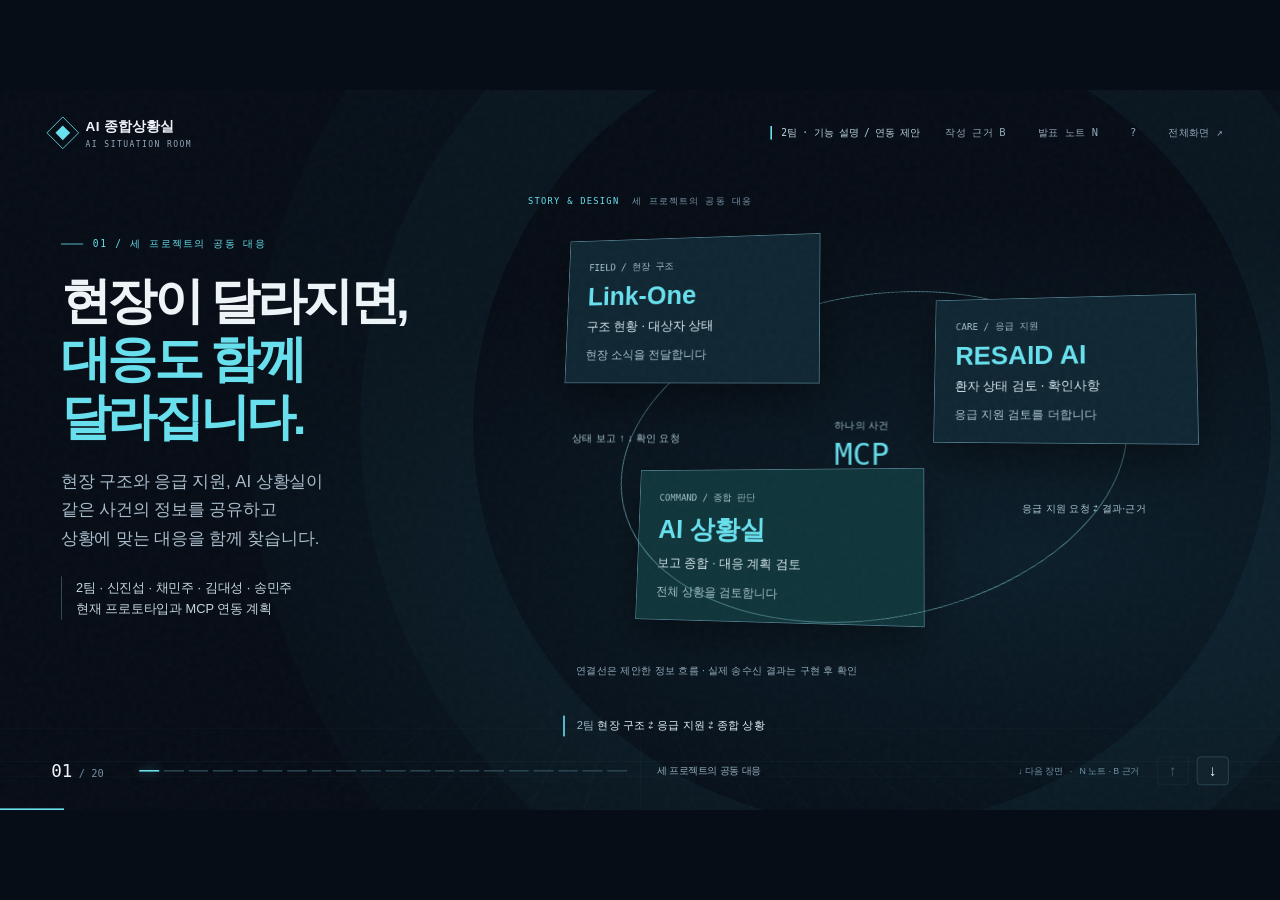
<file: AI_Situation_Room/presentation/index-before-e2e-revision.html>
<!doctype html>
<html lang="ko">
<head>
<meta charset="utf-8"><meta name="viewport" content="width=device-width, initial-scale=1">
<meta name="theme-color" content="#070d16">
<title>2팀 최종 발표 · 현장이 달라지면 대응도 함께</title>
<style>
@font-face{font-family:LocalKR;src:local('Pretendard'),local('Apple SD Gothic Neo'),local('Malgun Gothic');font-display:swap}
:root{--bg:#070d16;--panel:#0d1a27;--line:#233b4d;--text:#eef5f8;--muted:#93a9ba;--cyan:#68e0ee;--mint:#b6f3bd;--orange:#ffb36b;--ease:cubic-bezier(.2,.75,.16,1);--scale:1}
*{box-sizing:border-box}html,body{margin:0;width:100%;height:100%;overflow:hidden;background:var(--bg);color:var(--text);font-family:LocalKR,-apple-system,BlinkMacSystemFont,'Segoe UI',sans-serif;word-break:keep-all}button{font:inherit;color:inherit;cursor:pointer}button:focus-visible{outline:2px solid var(--cyan);outline-offset:5px}button:disabled{opacity:.3;cursor:default}button,a{-webkit-tap-highlight-color:transparent}::selection{background:#306778}#viewport{width:100%;height:100%;position:relative;overflow:clip}#deck{width:1600px;height:900px;position:absolute;left:50%;top:50%;overflow:clip;transform:translate(-50%,-50%) scale(var(--scale));background:radial-gradient(ellipse at 80% 65%,#102e3c88 0,transparent 53%),#070d16;isolation:isolate}#deck:after{content:'';position:absolute;inset:0;pointer-events:none;opacity:.045;background-image:url("data:image/svg+xml,%3Csvg viewBox='0 0 160 160' xmlns='http://www.w3.org/2000/svg'%3E%3Cfilter id='n'%3E%3CfeTurbulence type='fractalNoise' baseFrequency='.75' numOctaves='3' stitchTiles='stitch'/%3E%3C/filter%3E%3Cpath fill='%23fff' filter='url(%23n)' opacity='.6' d='M0 0h160v160H0z'/%3E%3C/svg%3E");z-index:20}.horizon{position:absolute;inset:360px -500px -500px;background:linear-gradient(#32627525 1px,transparent 1px),linear-gradient(90deg,#32627525 1px,transparent 1px);background-size:65px 65px;transform:perspective(620px) rotateX(68deg);mask-image:linear-gradient(transparent,#000 40%,transparent);opacity:.55;transition:transform 1.6s var(--ease)}.halo{position:absolute;width:1000px;height:1000px;border:1px solid #61d9e515;border-radius:50%;top:-80px;left:590px;box-shadow:0 0 0 140px #61d9e506,0 0 0 280px #61d9e505;transition:transform 1.5s var(--ease)}
header{position:absolute;left:64px;right:64px;top:34px;display:flex;align-items:center;justify-content:space-between;z-index:30}.brand{display:flex;gap:14px;align-items:center;font-size:17px;font-weight:750;letter-spacing:.03em}.mark{width:29px;height:29px;border:1px solid var(--cyan);transform:rotate(45deg);position:relative}.mark:after{content:'';position:absolute;inset:7px;background:var(--cyan)}.brand small{color:var(--muted);font:10px ui-monospace,monospace;letter-spacing:.18em;display:block;margin-top:5px}.top-right{display:flex;gap:24px;align-items:center;font:12px ui-monospace,monospace;color:var(--muted)}.mode{border-left:2px solid var(--cyan);padding-left:12px;color:#bbd5df}.top-right button{background:transparent;border:0;padding:8px;color:var(--muted);font-size:13px}.top-right button:hover{color:var(--cyan)}
.copy{position:absolute;left:76px;top:184px;width:540px;z-index:15;pointer-events:none}.eyebrow{font:12px ui-monospace,monospace;letter-spacing:.18em;color:var(--cyan);display:flex;align-items:center;gap:12px}.eyebrow:before{content:'';width:28px;height:1px;background:var(--cyan)}h1{font-size:66px;line-height:1.17;letter-spacing:-.065em;margin:27px 0 25px;font-weight:760}h1 em{font-style:normal;color:var(--cyan)}.lead{color:#a9bccb;font-size:21px;line-height:1.7;max-width:470px;margin:0}.subline{margin-top:30px;border-left:1px solid #527082;padding-left:18px;font-size:16px;color:#c5d7df;line-height:1.7;max-width:460px}.copy.animate>*{animation:copyIn .85s var(--ease) both}.copy.animate h1{animation-delay:.06s}.copy.animate .lead{animation-delay:.12s}.copy.animate .subline{animation-delay:.18s}@keyframes copyIn{from{opacity:0;transform:translateY(25px);filter:blur(6px)}to{opacity:1;transform:translateY(0);filter:blur(0)}}
.scene-label{position:absolute;left:660px;top:132px;color:#7795a7;letter-spacing:.14em;font:11px ui-monospace,monospace;z-index:12;transition:opacity .5s}.scene-label b{color:var(--cyan);font-weight:400;margin-right:16px}.stage{position:absolute;left:620px;top:130px;width:950px;height:630px;perspective:1700px;perspective-origin:50% 43%;z-index:5}.rig{width:1000px;height:590px;position:absolute;left:-40px;top:35px;transform-style:preserve-3d;transform:translate3d(0,20px,-80px) rotateX(14deg) rotateY(-23deg) rotateZ(4deg) scale(.89);transition:transform 1.55s var(--ease),opacity .85s var(--ease)}.room{position:absolute;inset:0;transform-style:preserve-3d}.room-shell{position:absolute;inset:0;background:#0a1420;border:1px solid #446878;border-radius:15px;box-shadow:0 32px 0 -18px #142839,0 35px 0 -18px #416071,0 65px 100px #000b;transform:translateZ(-6px);transition:opacity .8s,transform 1.4s var(--ease)}.window-bar{height:47px;position:absolute;inset:0 0 auto;display:flex;align-items:center;gap:8px;padding:0 20px;color:#9eafbb;font-size:12px}.window-bar i{height:6px;width:6px;background:#456272;border-radius:50%}.window-bar span{margin-left:13px}.window-bar strong{margin-left:auto;font-size:10px;color:var(--cyan);font-weight:400}.app-header{position:absolute;left:23px;right:23px;top:63px;display:flex;justify-content:space-between;align-items:center}.app-header h2{font-size:19px;margin:0}.app-header p{font-size:11px;color:var(--muted);margin:7px 0}.app-status{font-size:10px;color:var(--mint);border:1px solid #497565;padding:7px 10px}.panels{position:absolute;inset:127px 20px 68px;transform-style:preserve-3d;display:grid;grid-template-columns:270px 390px 276px;gap:12px}.panel{background:#0e1d2a;border:1px solid #2a4557;border-radius:9px;position:relative;transform-style:preserve-3d;transition:transform 1.45s var(--ease),opacity .7s,box-shadow .7s;box-shadow:0 12px 25px #0003;overflow:visible}.panel-head{padding:15px 16px;border-bottom:1px solid #223a4b;display:flex;align-items:center;justify-content:space-between;font-size:13px;font-weight:650}.panel-head span{font:9px ui-monospace,monospace;color:#8fabbc;letter-spacing:.08em}.panel-body{padding:14px}.chat-label{font-size:9px;color:#8da6b7;margin-bottom:8px}.bubble{padding:13px 12px;background:#172e40;border:1px solid #2b4b62;font-size:12px;line-height:1.65;border-radius:8px 8px 2px 8px;margin-bottom:16px}.bubble.ai{background:#102e34;border-color:#2a5860;border-radius:8px 8px 8px 2px}.bubble b{color:var(--cyan);font-weight:500}.attachment{font-size:10px;background:#20384a;padding:9px;border-radius:5px;color:#c7d9e1;margin-top:10px}.input-mock{position:absolute;bottom:14px;left:14px;right:14px;font-size:10px;border:1px solid #38515f;border-radius:6px;padding:12px;color:#819da9;display:flex;justify-content:space-between}.input-mock b{color:var(--cyan)}.graph{height:270px;position:relative;margin-top:4px}.links{position:absolute;inset:0;width:100%;height:100%;overflow:visible}.links path{stroke:#3f697a;stroke-width:1.2;fill:none;stroke-dasharray:6 6}.links .pulse{stroke:var(--cyan);stroke-width:2;stroke-dasharray:10 110;animation:flow 4s linear infinite}.node{position:absolute;width:102px;border:1px solid #35566a;border-radius:8px;background:#122635;text-align:center;padding:12px 6px;font-size:12px;box-shadow:0 5px 12px #0003}.node small{display:block;font-size:9px;color:#95b0bc;margin-top:6px}.node.commander{left:126px;top:10px;border-color:#67b8c5;background:#143640;width:110px}.node.intel{left:11px;top:125px}.node.sar{left:127px;top:125px}.node.resource{left:243px;top:125px}.node.critic{left:127px;top:219px;padding:9px 6px;border-color:#658565}.node .light{display:inline-block;width:5px;height:5px;margin-right:5px;border-radius:50%;background:var(--cyan);box-shadow:0 0 9px #68e0ee}.graph-caption{position:absolute;bottom:12px;left:16px;right:16px;font-size:10px;color:#9eb8c5;border-top:1px solid #29434f;padding-top:10px}.metrics{display:flex;justify-content:space-between;padding:0 0 15px;border-bottom:1px solid #264353}.metric b{display:block;font-size:32px;font-weight:550}.metric small{display:block;font-size:9px;color:#9cb2c2;margin-top:6px}.metric:last-child b{color:var(--orange)}.info-row{display:flex;justify-content:space-between;font-size:10px;padding:12px 0;border-bottom:1px solid #203c4b;gap:8px}.info-row span{color:#a3bbc6}.info-row strong{font-weight:450;text-align:right}.weather{margin-top:14px;display:flex;gap:10px;align-items:center;font-size:10px;color:#a4b8c7}.weather b{color:var(--cyan);font-size:23px;font-weight:400}.source{font-size:9px;color:#7c9cae;margin-top:9px;line-height:1.7}.app-bottom{position:absolute;bottom:20px;left:22px;right:22px;height:31px;border-top:1px solid #24404e;padding-top:13px;display:flex;gap:24px;font-size:10px;color:#98b3c2}.app-bottom b{color:var(--cyan);font-weight:400}.app-bottom span:last-child{margin-left:auto}.panel-number{position:absolute;left:0;top:-57px;opacity:0;transform:translateZ(20px);color:var(--cyan);font:11px ui-monospace,monospace;transition:opacity .6s}.panel-number b{display:block;font-size:26px;margin-bottom:7px;font-weight:400}.hit{position:absolute;inset:0;background:transparent;border:0;border-radius:9px}.hit:hover{box-shadow:inset 0 0 0 1px var(--cyan)}
.floating{position:absolute;transform-style:preserve-3d;transition:transform 1.3s var(--ease),opacity .7s;opacity:0;pointer-events:none}.ticket{left:735px;top:225px;width:660px;padding:40px;background:#0f202e;border:1px solid #466473;border-top:2px solid var(--cyan);box-shadow:0 45px 90px #0009;transform:perspective(1200px) rotateY(-15deg) rotateX(8deg) translateY(160px)}.ticket-top{display:flex;justify-content:space-between;font:12px ui-monospace,monospace;color:#90b5c5;letter-spacing:.1em}.ticket h3{font-size:30px;line-height:1.5;margin:27px 0}.ticket .coord{font:14px ui-monospace,monospace;color:var(--cyan)}.ticket-counts{display:flex;gap:56px;margin-top:30px}.ticket-counts b{font-size:62px;font-weight:500;display:block}.ticket-counts span{font-size:14px;color:#9db8c7}.ticket-counts div:last-child{color:var(--orange)}.ticket-foot{border-top:1px solid #39525e;margin-top:24px;padding-top:17px;font-size:12px;color:#829dab}
.evidence-stack{left:760px;top:200px;width:660px;height:480px;perspective:1400px;transform:translateY(130px)}.evidence-card{position:absolute;left:0;right:0;height:156px;background:#102230;border:1px solid #395767;border-radius:9px;padding:28px 30px;transform:rotateX(15deg) rotateY(-13deg);box-shadow:0 24px 45px #0007;transition:transform 1.3s var(--ease)}.evidence-card:nth-child(1){top:0;z-index:3}.evidence-card:nth-child(2){top:164px;left:30px;right:-30px;z-index:2}.evidence-card:nth-child(3){top:328px;left:60px;right:-60px;z-index:1}.evidence-card .overline{font:11px ui-monospace,monospace;letter-spacing:.12em;color:var(--cyan)}.evidence-card h3{font-size:25px;margin:14px 0 10px;font-weight:550}.evidence-card p{font-size:14px;color:#a1b8c4;margin:0;line-height:1.6}.evidence-card .tag{position:absolute;right:25px;top:25px;font-size:11px;color:#a9c2cc;border:1px solid #46626e;padding:6px 9px}
.conflict{left:704px;top:194px;width:760px;height:500px;transform:translateY(170px) rotateY(-20deg);perspective:1200px}.claim{position:absolute;top:20px;width:310px;height:270px;padding:28px;background:#102333;border:1px solid #426476;box-shadow:0 24px 55px #0008;border-radius:9px;transition:transform 1.3s var(--ease)}.claim:first-child{left:15px;transform:rotateY(15deg) rotateZ(-6deg)}.claim:nth-child(2){right:15px;transform:rotateY(-15deg) rotateZ(6deg);border-color:#a57851;background:#2b241e}.claim .overline{font-size:13px;color:#9db6c8}.claim b{font-size:116px;font-weight:500;line-height:1.3;letter-spacing:-.07em}.claim b small{font-size:20px;letter-spacing:0;margin-left:12px;color:#9db6c8}.claim:nth-child(2) b{color:var(--orange)}.claim p{font-size:13px;color:#a6bac5;margin:0}.versus{position:absolute;left:350px;top:106px;font-size:45px;color:var(--orange)}.question{position:absolute;bottom:32px;left:20px;right:20px;padding:23px 28px;border-left:2px solid var(--orange);background:#172632;font-size:21px;line-height:1.6}.question small{display:block;font:11px ui-monospace,monospace;color:var(--orange);margin-bottom:9px;letter-spacing:.1em}
.resolution{left:693px;top:195px;width:805px;height:500px;transform:translateY(100px) rotateX(15deg)}.confirmed{font:12px ui-monospace,monospace;color:var(--mint);letter-spacing:.1em;display:flex;align-items:center;gap:12px}.confirmed:before{content:'';height:8px;width:8px;background:var(--mint);border-radius:50%}.equation{display:flex;align-items:center;gap:32px;margin:30px 0}.equation b{font-size:127px;font-weight:550;letter-spacing:-.08em}.equation i{font-style:normal;font-weight:300;font-size:45px;color:#658091}.equation small{display:block;font-size:15px;letter-spacing:0;font-weight:400;color:#b2c5ce;margin-top:-8px}.equation .pending{color:var(--orange)}.revision{border-top:1px solid #365665;padding:22px 0;display:grid;grid-template-columns:110px 1fr;gap:20px;font-size:17px;color:#c1d5df}.revision span{font:12px ui-monospace,monospace;color:var(--cyan);padding-top:4px}.revision b{font-weight:500}.revision p{font-size:14px;color:#8ba7b7;margin:9px 0 0}.revision.old{opacity:.5}.revision.old b{text-decoration:line-through;text-decoration-color:#91aaba55}
.architecture{left:695px;top:204px;width:790px;height:475px;transform:translateY(130px) rotateY(-20deg)}.arch-layer{height:92px;display:flex;align-items:center;gap:25px;border-top:1px solid #416377;background:linear-gradient(90deg,#183643aa,#13212c33);padding:20px 25px;transform:perspective(1100px) rotateY(-13deg) rotateX(8deg);margin:17px 0;box-shadow:0 18px 20px #0004}.arch-layer:nth-child(2){margin-left:25px}.arch-layer:nth-child(3){margin-left:50px}.arch-layer:nth-child(4){margin-left:75px}.arch-layer .num{font:24px ui-monospace,monospace;color:#5d8299}.arch-layer h3{font-size:20px;margin:0 0 7px;min-width:170px}.arch-layer p{font-size:13px;margin:0;color:#a8bfcc}.arch-layer .stack{margin-left:auto;font:12px ui-monospace,monospace;color:var(--cyan);text-align:right;line-height:1.7}
.closing{position:absolute;left:80px;right:80px;top:200px;z-index:15;opacity:0;pointer-events:none;transform:translateY(60px);transition:opacity .8s,transform 1.2s var(--ease)}.closing .eyebrow{justify-content:center}.closing h2{font-size:88px;text-align:center;font-weight:650;line-height:1.2;letter-spacing:-.055em;margin:32px 0}.closing h2 span{color:var(--cyan)}.closing .closing-line{text-align:center;font-size:23px;color:#b1c7d4;line-height:1.7}.closing-bottom{display:flex;justify-content:center;gap:70px;margin-top:62px}.closing-bottom div{font-size:17px;border-top:1px solid #416475;padding-top:20px;width:235px}.closing-bottom b{font:12px ui-monospace,monospace;color:var(--cyan);display:block;margin-bottom:13px;letter-spacing:.12em}.closing-status{text-align:center;margin-top:50px;font-size:12px;color:#7292a5}
.callout{position:absolute;left:719px;top:782px;font-size:14px;color:#9bb8c6;border-left:2px solid var(--cyan);padding:4px 0 4px 15px;z-index:12;max-width:740px;transition:opacity .4s}.callout strong{color:#e1eff4;font-weight:500}.callout span{margin-left:12px;font-size:12px;color:#7097aa}
footer{position:absolute;left:64px;right:64px;bottom:31px;display:flex;align-items:center;z-index:35;gap:25px}.page{font:13px ui-monospace,monospace;width:75px;color:#738e9f}.page b{color:var(--text);font-size:22px;font-weight:400;margin-right:8px}.progress{display:flex;gap:6px;flex:1;max-width:650px}.progress button{height:28px;flex:1;background:transparent;border:0;position:relative}.progress button:after{content:'';position:absolute;height:2px;background:#284250;left:0;right:0;top:13px;transition:background .3s,box-shadow .3s}.progress button.past:after{background:#65818f}.progress button.active:after{background:var(--cyan);box-shadow:0 0 12px #68e0ee88}.chapter-name{font-size:12px;color:#97b2c0;margin-left:12px}.controls{margin-left:auto;display:flex;align-items:center;gap:10px}.controls .hint{font-size:11px;color:#6f91a4;margin-right:12px}.controls button{background:#13232e;border:1px solid #304c5c;width:40px;height:36px;font-size:19px;border-radius:5px}.controls button:hover{border-color:var(--cyan)}.bottom-progress{height:2px;position:absolute;bottom:0;left:0;background:var(--cyan);transition:width 1s var(--ease);z-index:40}
.overlay{position:absolute;z-index:60;inset:100px 120px 100px;background:#0c1a26f7;border:1px solid #487183;border-radius:12px;padding:45px 55px;backdrop-filter:blur(25px);box-shadow:0 40px 120px #000c;overflow:auto}.overlay[hidden]{display:none}.overlay h2{font-size:31px;margin:0 0 14px}.overlay p{font-size:21px;line-height:1.8;color:#b4cad7}.overlay .close{position:absolute;right:22px;top:18px;border:1px solid #426273;background:none;padding:8px 15px;border-radius:5px}.overlay a{color:var(--cyan);text-underline-offset:4px}.reference-item{border-top:1px solid #365565;padding:17px 0}.reference-item blockquote{margin:10px 0;font-size:17px;color:#d5e5ed;line-height:1.65}.reference-item small{color:#97b5c5;font-size:13px}.overlay .note-label{font:12px ui-monospace,monospace;color:var(--cyan);letter-spacing:.1em;margin:32px 0 10px}.overlay ul{font-size:18px;color:#adc3d0;line-height:1.9;padding-left:22px}.overlay .note-grid{display:grid;grid-template-columns:2fr 1fr;gap:45px}.key{display:inline-block;border:1px solid #456171;border-radius:4px;padding:1px 8px;margin:0 5px;font-size:15px;color:#deedf2}.toast{position:absolute;left:50%;bottom:100px;transform:translateX(-50%);padding:12px 22px;background:#213c4a;border:1px solid #638394;z-index:99;font-size:15px;border-radius:5px}.toast[hidden]{display:none}.sr-only{position:absolute;width:1px;height:1px;padding:0;margin:-1px;overflow:hidden;clip:rect(0,0,0,0);white-space:nowrap;border:0}
/* Inactive 3D scenes must leave the render tree, not just become transparent. */
#stage[aria-hidden="true"],.floating[aria-hidden="true"],.closing[aria-hidden="true"]{display:none!important}
/* A persistent stage: the camera and its three UI surfaces travel between scenes. */
[data-scene="0"] .rig{transform:translate3d(20px,20px,-90px) rotateX(19deg) rotateY(-28deg) rotateZ(6deg) scale(.84)}
[data-scene="1"] .rig{transform:translate3d(420px,140px,-700px) rotateX(25deg) rotateY(-42deg) scale(.8);opacity:.13}
[data-scene="1"] .ticket{opacity:1;transform:perspective(1200px) rotateY(-10deg) rotateX(6deg) translateY(0)}
[data-scene="2"] .rig{transform:translate3d(-5px,5px,0) rotateX(0deg) rotateY(0deg) scale(.91)}
[data-scene="3"] .rig{transform:translate3d(6px,70px,-30px) rotateX(10deg) rotateY(-13deg) scale(.82)}
[data-scene="3"] .room-shell{opacity:.25;transform:translateZ(-80px)}
[data-scene="3"] .chat-panel{transform:translate3d(-25px,-34px,95px)}
[data-scene="3"] .org-panel{transform:translate3d(0,15px,40px)}
[data-scene="3"] .status-panel{transform:translate3d(22px,-40px,115px)}
[data-scene="3"] .panel-number{opacity:1}
[data-scene="3"] .app-header,[data-scene="3"] .app-bottom{opacity:.4}
[data-scene="4"] .rig{transform:translate3d(-45px,0,-30px) rotateX(5deg) rotateY(-8deg) scale(.96)}
[data-scene="4"] .chat-panel,[data-scene="4"] .status-panel{opacity:.1;transform:translateZ(-80px)}
[data-scene="4"] .org-panel{transform:translate3d(0,2px,140px) scale(1.28);box-shadow:0 35px 100px #000c}
[data-scene="4"] .room-shell,[data-scene="4"] .app-header,[data-scene="4"] .app-bottom{opacity:.15}
[data-scene="5"] .rig,[data-scene="6"] .rig,[data-scene="7"] .rig,[data-scene="8"] .rig{transform:translate3d(270px,180px,-1000px) rotateX(38deg) rotateY(-40deg) scale(.85);opacity:0;pointer-events:none}
[data-scene="5"] .evidence-stack{opacity:1;transform:translateY(0)}
[data-scene="6"] .conflict{opacity:1;transform:translateY(0) rotateY(0deg)}
[data-scene="6"] .halo{transform:translateX(-60px) scale(.9);border-color:#ffb36b28;box-shadow:0 0 0 140px #ffb36b06,0 0 0 280px #ffb36b05}
[data-scene="7"] .resolution{opacity:1;transform:translateY(0) rotateX(0deg)}
[data-scene="8"] .architecture{opacity:1;transform:translateY(0) rotateY(0deg)}
[data-scene="9"] .copy,[data-scene="9"] .scene-label,[data-scene="9"] .callout{opacity:0;pointer-events:none}
[data-scene="9"] .closing{opacity:1;transform:translateY(0)}
[data-scene="9"] .rig{opacity:.1;transform:translate3d(-180px,480px,-350px) rotateX(65deg) rotateY(0deg) scale(1.3);pointer-events:none}
[data-scene="9"] .halo{transform:translateX(-340px) scale(1.2)}
[data-scene="7"] .equation>div{animation:numberArrival .95s var(--ease) both}
[data-scene="7"] .equation>div:nth-of-type(2){animation-delay:.12s}
[data-scene="7"] .equation>div:nth-of-type(3){animation-delay:.24s}
[data-scene="7"] .revision{animation:copyIn .9s var(--ease) .32s both}
@keyframes numberArrival{from{opacity:0;transform:perspective(650px) translateY(65px) rotateX(-55deg);filter:blur(8px)}to{opacity:1;transform:perspective(650px) translateY(0) rotateX(0);filter:blur(0)}}
@keyframes flow{to{stroke-dashoffset:-240}}
@media(prefers-reduced-motion:reduce){*,*:before,*:after{animation:none!important;transition:none!important}}
.reduce-motion *,.reduce-motion *:before,.reduce-motion *:after{animation:none!important;transition:none!important}
@media print{html,body{overflow:visible;height:auto;background:#fff}#viewport{display:block;overflow:visible;height:auto}#deck{transform:none!important;width:1600px;height:900px}header,footer,.overlay{display:none!important}@page{size:landscape;margin:0}}

.custom-visual{position:absolute;left:700px;top:182px;width:790px;height:555px;z-index:8;perspective:1600px}.custom-visual[hidden]{display:none}.custom-visual.reveal{animation:visualIn .8s var(--ease) both}@keyframes visualIn{from{opacity:0;transform:translateY(28px)}to{opacity:1;transform:translateY(0)}}
.depth-stack{padding:0 38px 0 0;transform-style:preserve-3d}.depth-sheet{height:144px;margin:0 0 22px;display:flex;gap:24px;padding:25px 28px;background:linear-gradient(110deg,#16333e,#10212d);border:1px solid #456474;box-shadow:0 22px 35px #0005;transform:rotateY(-8deg) rotateX(5deg)}.depth-sheet:nth-child(2){margin-left:22px;margin-right:-22px}.depth-sheet:nth-child(3){margin-left:44px;margin-right:-44px}.sheet-index{font:26px ui-monospace,monospace;color:#7895a4;padding-top:23px}.depth-sheet small{color:var(--cyan);font-size:12px}.depth-sheet h3{font-size:26px;letter-spacing:-.035em;margin:10px 0}.depth-sheet p{font-size:17px;color:#b0c6d0;line-height:1.5;margin:0}.visual-foot{position:absolute;bottom:0;left:20px;right:0;color:#93adbc;font-size:13px;line-height:1.7}
.network{height:490px;position:relative;transform-style:preserve-3d}.orbit{position:absolute;inset:52px 75px 8px;border:1px solid #538a92;border-radius:50%;transform:rotateX(20deg) rotateZ(-12deg)}.net-node{position:absolute;width:325px;padding:25px 26px;background:#102733;border:1px solid #4b7586;box-shadow:0 22px 50px #0006;transform:perspective(1400px) rotateY(-8deg) rotateX(5deg)}.net-node small{font:12px ui-monospace,monospace;color:#9bbac5}.net-node h3{font-size:33px;margin:10px 0;color:var(--cyan)}.net-node p{font-size:16px;color:#d1e3eb;margin:10px 0 16px}.net-node b{font-size:15px;font-weight:450;color:#a3c0cc}.net-node.field{left:0;top:0}.net-node.aid{right:0;top:75px}.net-node.command{left:88px;top:291px;width:365px;background:#10353a}.net-core{position:absolute;top:229px;left:338px;font-size:13px;text-align:center;color:#9db9c7}.net-core strong{display:block;font:38px ui-monospace,monospace;color:var(--cyan);margin:5px}.net-core small{font-size:12px}.net-label{position:absolute;font-size:13px;color:#a8c8d0}.net-label.up{left:15px;top:245px}.net-label.across{right:15px;top:333px;width:240px;text-align:center}.flow-plane{background:#102431;border-top:2px solid var(--cyan);padding:10px 34px;transform:perspective(1300px) rotateY(-7deg) rotateX(3deg);box-shadow:0 30px 55px #0005}.flow-step{display:flex;gap:24px;align-items:center;min-height:116px;border-bottom:1px solid #30515f}.flow-step:last-child{border:0}.flow-step>span{font:26px ui-monospace,monospace;color:#75a7b6}.flow-step h3{font-size:25px;margin:0 0 10px}.flow-step p{font-size:17px;color:#a9c2ce;margin:0;line-height:1.5}.promise-plane{padding:25px 40px 40px;background:#11333b;transform:perspective(1200px) rotateY(-7deg);border-top:2px solid var(--cyan);box-shadow:0 35px 60px #0005}.quote-mark{font-size:100px;line-height:1;color:var(--cyan)}.promise-plane h3{font-size:37px;line-height:1.5;letter-spacing:-.04em;margin:0}.promise-plane>p{font-size:14px;color:#b2cbd2}.promise-items{margin-top:35px;display:flex;flex-direction:column;gap:18px;color:#cee0e5;font-size:20px}.progress{max-width:610px}.copy{width:550px}h1{font-size:62px}.lead{max-width:520px;font-size:21px}.subline{max-width:515px}.callout{left:704px;font-size:14px}.page{width:85px;flex-shrink:0}.chapter-name{max-width:150px}.closing-status{font-size:14px}
</style>
</head>
<body>
<div id="viewport"><main id="deck" data-scene="0" aria-label="AI 종합상황실 발표자료">
<div class="horizon" aria-hidden="true"></div><div class="halo" aria-hidden="true"></div>
<header><div class="brand"><div class="mark" aria-hidden="true"></div><div>AI 종합상황실<small>AI SITUATION ROOM</small></div></div><div class="top-right"><span class="mode">2팀 · 기능 설명 / 연동 제안</span><button id="sourcesBtn" title="작성 근거 (B)">작성 근거 B</button><button id="notesBtn" title="발표자 노트 (N)">발표 노트 N</button><button id="helpBtn" aria-label="조작 도움말">?</button><button id="fullBtn" title="전체화면 (F)">전체화면 ↗</button></div></header>
<section class="copy animate" id="copy"><div class="eyebrow" id="eyebrow"></div><h1 id="headline"></h1><p class="lead" id="lead"></p><div class="subline" id="subline"></div></section>
<div class="scene-label" id="sceneLabel"><b>STORY & DESIGN</b>01 / COMMAND CENTER</div>
<div class="stage" id="stage" aria-label="상황실 화면 구성 예시"><div class="rig"><div class="room">
<div class="room-shell"></div><div class="window-bar"><i></i><i></i><i></i><span>AI SITUATION ROOM / DEMO-001</span><strong>INTERFACE CONCEPT</strong></div>
<div class="app-header"><div><h2>동해 해상 · 어선 충돌 훈련</h2><p>북위 37.50° · 동경 129.50° / 사건 DEMO-001</p></div><div class="app-status">S0 · 최초 신고 기준</div></div>
<div class="panels">
<section class="panel chat-panel"><div class="panel-number"><b>01</b>CONVERSATION</div><div class="panel-head">상황실장 채팅<span>USER ↔ COMMANDER</span></div><div class="panel-body"><div class="chat-label">사용자 · 최초 신고</div><div class="bubble">훈련 상황이야. 어선 A호 충돌 신고.<br>승선원 <b>5명</b>, 구조 보고 <b>4명</b>,<br>소재 미확인 <b>1명</b>이야.<br>필요한 조사와 대응안을 정리해줘.</div><div class="chat-label">AI 상황실장 · 응답 예시</div><div class="bubble ai">제공된 위치와 인원을 기준으로<br>기상·대응지침·가용자원을<br>각 요원에게 확인하도록 하겠습니다.</div></div><div class="input-mock">상황을 추가하거나 자료를 첨부하세요 <b>↑</b></div><button class="hit" data-detail="chat" aria-label="상황실장 채팅 영역 설명"></button></section>
<section class="panel org-panel"><div class="panel-number"><b>02</b>ORCHESTRATION</div><div class="panel-head">지시와 보고<span>ACTIVITY PREVIEW</span></div><div class="graph"><svg class="links" viewBox="0 0 360 270" aria-label="상황실장과 요원 사이의 지시 및 보고 경로" role="img"><defs><marker id="arrow" viewBox="0 0 10 10" refX="8" refY="5" markerWidth="5" markerHeight="5" orient="auto-start-reverse"><path d="M0 0L10 5L0 10" fill="#68e0ee" stroke="none"/></marker></defs><path d="M180 68V97H62V123 M180 68V123 M180 97H294V123" marker-end="url(#arrow)"/><path d="M62 186V205H180V219 M180 186V219 M294 186V205H180"/><path class="pulse" d="M180 68V97H62V123 M180 68V123 M180 97H294V123"/><path class="pulse" d="M294 186V205H180V219 M62 186V205H180"/></svg><div class="node commander">상황실장<small>임무 선택 · 종합</small></div><div class="node intel"><span class="light"></span>정보요원<small>자료 · 기상 조회</small></div><div class="node sar"><span class="light"></span>수색구조요원<small>지침 근거 검색</small></div><div class="node resource"><span class="light"></span>자원지원요원<small>가상 자원 검토</small></div><div class="node critic">검증요원<small>모순 · 근거 점검</small></div></div><div class="graph-caption">보고 → 상황실장 종합 → 검증 · 상세에서 근거 확인</div><button class="hit" data-detail="org" aria-label="지시와 보고 영역 설명"></button></section>
<section class="panel status-panel"><div class="panel-number"><b>03</b>SITUATION</div><div class="panel-head">현재 상황<span>VERSION S0</span></div><div class="panel-body"><div class="metrics"><div class="metric"><b>5</b><small>신고상 총원</small></div><div class="metric"><b>4</b><small>구조 보고</small></div><div class="metric"><b>1</b><small>소재 미확인</small></div></div><div class="info-row"><span>사건</span><strong>충돌 / 선체 파손</strong></div><div class="info-row"><span>침수 여부</span><strong>확인 필요</strong></div><div class="info-row"><span>인원 출처</span><strong>최초 신고</strong></div><div class="weather"><b>—</b><div>기상·해상 정보<br><span>실제 API 연동 예정</span></div></div><div class="source">예측·관측 구분 / 기준시각 / 조회시각<br>좌표·단위·출처를 함께 표시</div></div><button class="hit" data-detail="status" aria-label="현재 상황 영역 설명"></button></section>
</div><div class="app-bottom"><b>대응안 및 검증</b><span>변경 이유</span><span>이전 버전</span><span>원본과 이력을 함께 보존</span></div>
</div></div></div>
<section class="floating ticket" aria-label="가상 최초 신고"><div class="ticket-top"><span>INCOMING REPORT</span><span>DEMO-001 / S0</span></div><h3>동해 해상, 어선 A호 충돌.<br>한 명의 소재가 확인되지 않았다.</h3><div class="coord">37.50° N &nbsp; 129.50° E</div><div class="ticket-counts"><div><b>5</b><span>신고상 총원</span></div><div><b>4</b><span>구조 보고</span></div><div><b>1</b><span>소재 미확인</span></div></div><div class="ticket-foot">가상 훈련 · 신고 내용이며 현장 확인이 끝난 사실이 아닙니다.</div></section>
<section class="floating evidence-stack" aria-label="세 종류의 근거"><article class="evidence-card"><div class="overline">01 / WEATHER · MCP</div><span class="tag">외부 데이터</span><h3>위치로 기상을 조회한다</h3><p>풍속·풍향·파고 / 좌표·단위·기준시각<br>예측자료와 현장 관측을 구분</p></article><article class="evidence-card"><div class="overline">02 / GUIDELINES · RAG</div><span class="tag">문서 근거</span><h3>대응안에 지침 구절을 연결한다</h3><p>질문 → 벡터 검색 → 관련 구절 → 조치<br>문서명·절·버전을 함께 보존</p></article><article class="evidence-card"><div class="overline">03 / RESOURCES · LOCAL DATA</div><span class="tag">가상 자료</span><h3>제공된 가용자원만 검토한다</h3><p>UNIT-A 가용 / UNIT-B 다른 임무 / TEAM-A 가용<br>실제 기관 자원 및 출동명령과 구분</p></article></section>
<section class="floating conflict" aria-label="최초 신고와 명부 불일치"><article class="claim"><div class="overline">최초 신고 · S0</div><b>5<small>명</small></b><p>신고자가 전달한 승선원 수</p></article><article class="claim"><div class="overline">첨부 명부 · S1</div><b>7<small>명</small></b><p>P01–P07 · 전체 ID 대조</p></article><span class="versus">≠</span><div class="question"><small>COMMANDER / CONFIRMATION REQUIRED</small>“이번 출항에 실제 승선한 7명의 명부가 맞습니까?”</div></section>
<section class="floating resolution" aria-label="사용자 확인 후 상황 및 계획 갱신"><div class="confirmed">S2 / 사용자 정정 근거로 갱신</div><div class="equation"><div><b>7</b><small>승선원 총원</small></div><i>=</i><div><b>4</b><small>구조 보고</small></div><i>+</i><div class="pending"><b>3</b><small>소재 미확인</small></div></div><div class="revision"><span>REASSIGN</span><div><b>소재 미확인 3명·침수 보고에 따른 재검토 지시</b><p>지시 예시: 수색구조요원 지침 재검토 · 자원지원요원 지원 검토안 보완</p></div></div><div class="revision old"><span>HISTORY</span><div><b>최초 신고 기준 5명 / 소재 미확인 1명</b><p>이전 기록 보존 · 최신 상황에 자동 덮어쓰기 금지</p></div></div></section>
<section class="floating architecture" aria-label="신뢰성 및 모델 비교 계획">
<div class="arch-layer"><div class="num">01</div><div><h3>인원 정합성</h3><p>중복 P04 · 명부 밖 P99 · 합계 검사</p></div><div class="stack">규칙 검사<br>정답 대조 예정</div></div>
<div class="arch-layer"><div class="num">02</div><div><h3>근거와 모순</h3><p>출처 없는 주장 · 보고 간 충돌 검토</p></div><div class="stack">검증요원<br>오류 검출 시험 예정</div></div>
<div class="arch-layer"><div class="num">03</div><div><h3>두 모델 비교</h3><p>동일 입력·근거·출력 요구로 비교</p></div><div class="stack">오류 · 질문 · 지시 · 시간<br>미실시 / 우열 미확정</div></div>
<div class="arch-layer"><div class="num">04</div><div><h3>실패와 복원</h3><p>기상 실패 · 이전 보고 · 재시작 복원</p></div><div class="stack">실패를 숨기지 않기<br>시나리오 검증 예정</div></div>
</section>
<section class="closing"><div class="eyebrow">FIELD ⇄ CARE ⇄ COMMAND</div><h2>현장이 달라지면,<br><span>대응도 함께 달라집니다.</span></h2><p class="closing-line">현장 구조 · 응급 지원 · AI 상황실을 하나의 사건으로.<br>현장 소식과 전문 검토를 모아 대응을 제안하고, 사람이 판단합니다.</p><div class="closing-bottom"><div><b>01 / WORKFLOW</b>재입력 부담을 줄이는 상황 공유</div><div><b>02 / EVIDENCE</b>요원의 검토 내용과 근거 확인</div><div><b>03 / ACCOUNTABILITY</b>무엇을 왜 바꿨는지 기록</div></div><p class="closing-status">2팀 · 신진섭 · 채민주 · 김대성 · 송민주 / 프로젝트 MCP 연동·벡터 RAG는 구현 목표</p></section>
<section class="custom-visual" id="customVisual" hidden aria-label="스토리 설명 도식"></section><div class="callout" id="callout"></div>
<footer><div class="page"><b id="pageNum">01</b>/ 20</div><nav class="progress" id="progress" aria-label="발표 장면 선택"></nav><span class="chapter-name" id="chapterName"></span><div class="controls"><span class="hint">↓ 다음 장면 &nbsp; · &nbsp; N 노트 · B 근거</span><button id="prev" aria-label="이전 장면">↑</button><button id="next" aria-label="다음 장면">↓</button></div></footer><div class="bottom-progress" id="bottomProgress"></div>
<aside class="overlay" id="overlay" role="dialog" aria-modal="true" aria-labelledby="overlayTitle" hidden><button class="close" id="closeOverlay">닫기 Esc</button><h2 id="overlayTitle"></h2><div id="overlayBody"></div></aside><div class="toast" id="toast" role="status" hidden></div><div class="sr-only" id="announce" aria-live="polite"></div>
</main></div>
<script>
'use strict';
const references = {"strategy": {"doc": "06_해커톤_시상_공략.md", "section": "2. 심사위원에게 먼저 증명할 것", "quote": "첫 1분 안에 사용자 입력과 실제 임무 지시를 보여준다.", "kind": "전략적 해석", "href": "sources/06_%E1%84%92%E1%85%A2%E1%84%8F%E1%85%A5%E1%84%90%E1%85%A9%E1%86%AB_%E1%84%89%E1%85%B5%E1%84%89%E1%85%A1%E1%86%BC_%E1%84%80%E1%85%A9%E1%86%BC%E1%84%85%E1%85%A3%E1%86%A8.md"}, "identity": {"doc": "01_프로젝트.md", "section": "1. 제품 정의", "quote": "핵심 메시지는 **AI Assistant에서 AI Organization으로**다.", "kind": "제품 설계", "href": "sources/01_%E1%84%91%E1%85%B3%E1%84%85%E1%85%A9%E1%84%8C%E1%85%A6%E1%86%A8%E1%84%90%E1%85%B3.md"}, "s0": {"doc": "02_데모_시나리오.md", "section": "3. 첫 입력 S0", "quote": "현재 표시는 ‘최초 신고 총원 5명 / 구조 보고 4명 / 소재 미확인 1명’이다.", "kind": "가상 시나리오", "href": "sources/02_%E1%84%83%E1%85%A6%E1%84%86%E1%85%A9_%E1%84%89%E1%85%B5%E1%84%82%E1%85%A1%E1%84%85%E1%85%B5%E1%84%8B%E1%85%A9.md"}, "roles": {"doc": "01_프로젝트.md", "section": "3. 역할과 책임", "quote": "상황실장은 의미를 판단하고, 프로그램은 지시 형식·버전·합계를 검사해 실행·저장한다.", "kind": "제품 설계", "href": "sources/01_%E1%84%91%E1%85%B3%E1%84%85%E1%85%A9%E1%84%8C%E1%85%A6%E1%86%A8%E1%84%90%E1%85%B3.md"}, "ui": {"doc": "03_UI_UX.md", "section": "1. 화면 원칙", "quote": "화면의 중심은 채팅, 요원 소통, 현재 상황이다.", "kind": "화면 요구사항", "href": "sources/03_UI_UX.md"}, "s1": {"doc": "02_데모_시나리오.md", "section": "4. 자료와 추가 입력 S1·S2 / S1", "quote": "명부가 이번 출항의 실제 탑승자 명부인지 사용자에게 묻는다.", "kind": "가상 시나리오", "href": "sources/02_%E1%84%83%E1%85%A6%E1%84%86%E1%85%A9_%E1%84%89%E1%85%B5%E1%84%82%E1%85%A1%E1%84%85%E1%85%B5%E1%84%8B%E1%85%A9.md"}, "s2": {"doc": "02_데모_시나리오.md", "section": "4. 자료와 추가 입력 S1·S2 / S2", "quote": "상황실장이 영향받는 요원에게 보완 지시하고 수정 대응안을 만든다.", "kind": "가상 시나리오", "href": "sources/02_%E1%84%83%E1%85%A6%E1%84%86%E1%85%A9_%E1%84%89%E1%85%B5%E1%84%82%E1%85%A1%E1%84%85%E1%85%B5%E1%84%8B%E1%85%A9.md"}, "history": {"doc": "03_UI_UX.md", "section": "8. 대응안·검증", "quote": "새 정보 도착 시 기존 계획에 ‘재검토 필요’를 표시하고, 새 계획을 만들면 이전안과 달라진 이유를 보여준다.", "kind": "화면 요구사항", "href": "sources/03_UI_UX.md"}, "edu": {"doc": "06_해커톤_시상_공략.md", "section": "3. 교육내용 수용 계획", "quote": "특히 모델 비교는 역할 이름을 여러 개 붙이는 것으로 대신하지 않는다.", "kind": "교육 적용 전략", "href": "sources/06_%E1%84%92%E1%85%A2%E1%84%8F%E1%85%A5%E1%84%90%E1%85%A9%E1%86%AB_%E1%84%89%E1%85%B5%E1%84%89%E1%85%A1%E1%86%BC_%E1%84%80%E1%85%A9%E1%86%BC%E1%84%85%E1%85%A3%E1%86%A8.md"}, "api": {"doc": "10_데이터_API_검증기록.md", "section": "1. 최신 결정", "quote": "외부 데이터 API는 **무료 범위의 기상·해상 정보만** 사용한다.", "kind": "확정 범위", "href": "sources/10_%E1%84%83%E1%85%A6%E1%84%8B%E1%85%B5%E1%84%90%E1%85%A5_API_%E1%84%80%E1%85%A5%E1%86%B7%E1%84%8C%E1%85%B3%E1%86%BC%E1%84%80%E1%85%B5%E1%84%85%E1%85%A9%E1%86%A8.md"}, "verification": {"doc": "04_개발계획.md", "section": "9. 의미 있는 최소 검증", "quote": "핵심 정상 흐름 1회, 인원 모순 1회, 도구 실패 1회, 복원 확인으로 시작하고 남은 위험에만 추가한다.", "kind": "검증 계획", "href": "sources/04_%E1%84%80%E1%85%A2%E1%84%87%E1%85%A1%E1%86%AF%E1%84%80%E1%85%A8%E1%84%92%E1%85%AC%E1%86%A8.md"}, "comparison": {"doc": "06_해커톤_시상_공략.md", "section": "6. 모델 비교와 업무효과", "quote": "비교 항목은 인원 오류, 출처 없는 주장, 확인 질문, 지시 적합성, 응답시간이다.", "kind": "평가 계획", "href": "sources/06_%E1%84%92%E1%85%A2%E1%84%8F%E1%85%A5%E1%84%90%E1%85%A9%E1%86%AB_%E1%84%89%E1%85%B5%E1%84%89%E1%85%A1%E1%86%BC_%E1%84%80%E1%85%A9%E1%86%BC%E1%84%85%E1%85%A3%E1%86%A8.md"}, "value": {"doc": "05_발표자료.md", "section": "8. 효과와 한계 표현", "quote": "기대효과는 정보 재입력 감소, 역할별 조사 가시화, 정정 이력 추적으로 설명한다.", "kind": "기대효과", "href": "sources/05_%E1%84%87%E1%85%A1%E1%86%AF%E1%84%91%E1%85%AD%E1%84%8C%E1%85%A1%E1%84%85%E1%85%AD.md"}, "limits": {"doc": "06_해커톤_시상_공략.md", "section": "1. 확인된 시상·교육 정보", "quote": "공식 세부 배점·평가표·수상팀 수는 제공자료에서 확인되지 않았다.", "kind": "확인 한계", "href": "sources/06_%E1%84%92%E1%85%A2%E1%84%8F%E1%85%A5%E1%84%90%E1%85%A9%E1%86%AB_%E1%84%89%E1%85%B5%E1%84%89%E1%85%A1%E1%86%BC_%E1%84%80%E1%85%A9%E1%86%BC%E1%84%85%E1%85%A3%E1%86%A8.md"}, "rag": {"doc": "04_개발계획.md", "section": "8. 데이터·도구 구현 경계", "quote": "MCP: 클라이언트 → MCP 도구 → 기상 함수 → 외부 API 경로를 실제로 확인한다.", "kind": "구현·검증 계획", "href": "sources/04_%E1%84%80%E1%85%A2%E1%84%87%E1%85%A1%E1%86%AF%E1%84%80%E1%85%A8%E1%84%92%E1%85%AC%E1%86%A8.md"}, "focus": {"doc": "05_발표자료.md", "section": "3.1 왜 여러 AI 에이전트인가", "quote": "필요한 순간, 필요한 전문성에 추론을 집중한다.", "kind": "설계 원칙·검증할 기대효과", "href": "sources/05_%E1%84%87%E1%85%A1%E1%86%AF%E1%84%91%E1%85%AD%E1%84%8C%E1%85%A1%E1%84%85%E1%85%AD.md"}, "story": {"doc": "AI_situation_room_RAG_story.md", "section": "§1–11 · 사용자 제공 기술 스토리", "quote": "AI가 여러 매뉴얼을 근거로 상황을 판단한다.", "kind": "설계 방향 · 구현 완료 근거 아님", "href": "sources/AI_situation_room_RAG_story.md"}, "roster": {"doc": "최신 팀 편성 이미지 · 4번", "section": "2팀 · 해양구조 및 응급 상황 대응", "quote": "팀원 (4명) 신진섭, 채민주, 김대성, 송민주", "kind": "사용자 지정 최신 인원 기준", "href": "sources/current-roster.jpeg"}, "projects": {"doc": "신청팀 분석 및 팀 구성 · 2번", "section": "2팀 · 3개 과제", "quote": "Link-One / RESAID AI / 해양경찰 AI 상황실", "kind": "과제 내용 기준 · 인원은 4번 이미지 우선", "href": "sources/team-projects-1-3.jpg"}, "other": {"doc": "신청팀 분석 · 1번", "section": "4~6팀 과제", "quote": "AI 행정·보고서 및 지식 에이전트 / 교육·훈련 / 해양안전 예방·점검", "kind": "주제 비교용 · 다른 팀의 구현 수준은 미확인", "href": "sources/team-projects-4-6.jpg"}, "brief": {"doc": "사용자 발표자료 제작 요청", "section": "2026-09-27 · 협업 제안", "quote": "각자의 프로젝트를 자유롭게 만들되 마지막에 3프로젝트를 연동", "kind": "사용자 요청 · 구체 연결 방식은 제안", "href": "PRESENTATION_BRIEF.md"}, "state": {"doc": "13_현재상태_요구사항_인수인계.md", "section": "§8–10 · 기존 검증 및 남은 과제", "quote": "현재 Agent·저장·정정·병렬 실행 증거는 있고 벡터 RAG·MCP·멀티모델 비교는 없다.", "kind": "기존 기록 · 새 LIVE 검증 아님", "href": "sources/13_%ED%98%84%EC%9E%AC%EC%83%81%ED%83%9C_%EC%9A%94%EA%B5%AC%EC%82%AC%ED%95%AD_%EC%9D%B8%EC%88%98%EC%9D%B8%EA%B3%84.md"}, "ragpaper": {"doc": "Lewis et al. · NeurIPS 2020", "section": "Retrieval-Augmented Generation for Knowledge-Intensive NLP Tasks", "quote": "검색 자료를 생성 모델에 결합하는 RAG 연구. 이 프로젝트의 성능 측정값은 아니다.", "kind": "기술 참고 · 요약", "href": "https://arxiv.org/abs/2005.11401"}, "curriculum": {"doc": "사용자 제공 교육 커리큘럼", "section": "9/30 AI 에이전트 개발 · 10/1 시상", "quote": "RAG 기반 생성, MCP 기반 도구 연동 에이전트, 멀티모델 비교 및 에이전트 신뢰성 검증. 우수 프로젝트 시상(과학기술정보통신부장관상).", "kind": "제공 원자료 · 평가 배점표는 아님", "href": "sources/curriculum.png"}, "merit": {"doc": "팀원 설득용 수상 전략 개정", "section": "평가 관점·인과관계·실행 증거", "quote": "협업·기술 통합·현장 정확성·교육 활용을 실제 업무 결과로 증명해 더 높은 평가를 노린다.", "kind": "팀의 수상 전략 · 공식 가산점·배점 미확인", "href": "PRESENTATION_BRIEF.md#수상-경쟁력-중심-개정"}, "mcpplan": {"doc": "MCP 연동과 담당자 선택 반영", "section": "2026-09-27 · 사용자 협업 설계", "quote": "상황실을 중심으로 보고를 보내고 결과를 조회한다. 수신 보고는 담당자가 확인하고 인용하여 지시를 전송한다.", "kind": "구현할 설계 · MCP 적용 완료 주장은 아님", "href": "PRESENTATION_BRIEF.md#mcp-중심-문구와-현장-대응-흐름-개정"}};
const slides = [{"scene": 10, "chapter": "세 프로젝트의 공동 대응", "eyebrow": "01 / 세 프로젝트의 공동 대응", "title": "현장이 달라지면,<br><em>대응도 함께<br>달라집니다.</em>", "lead": "현장 구조와 응급 지원, AI 상황실이<br>같은 사건의 정보를 공유하고<br>상황에 맞는 대응을 함께 찾습니다.", "sub": "2팀 · 신진섭 · 채민주 · 김대성 · 송민주<br>현재 프로토타입과 MCP 연동 계획", "label": "세 프로젝트의 공동 대응", "call": "2팀 <strong>현장 구조 ⇄ 응급 지원 ⇄ 종합 상황</strong>", "note": "해양사고에서는 현장의 구조 보고, 대상자의 상태, 상황실의 대응 판단이 함께 바뀝니다. 2팀은 Link-One, RESAID AI, AI 상황실을 같은 사건으로 연결하는 방향을 제안합니다. 먼저 현재 상황실의 흐름을 설명하고, 그 판단의 근거와 세 프로젝트의 연동 목표를 보여드리겠습니다.", "cue": "화면의 핵심 관계를 짚고 다음 장면으로 이어갑니다.", "refs": ["roster", "projects", "brief", "mcpplan"], "why": "세 프로젝트의 공동 대응를 통해 앞 장면의 문제와 다음 실행을 연결한다.", "proof": "제안한 흐름의 실제 입력·출력과 근거 기록을 확보한다.", "source": "최신 팀 편성 이미지 · 4번 · 신청팀 분석 및 팀 구성 · 2번 · 사용자 발표자료 제작 요청 · MCP 연동과 담당자 선택 반영", "visual": "<div class=\"network\"><div class=\"orbit\"></div><div class=\"net-node field\"><small>FIELD / 현장 구조</small><h3>Link-One</h3><p>구조 현황 · 대상자 상태</p><b>현장 소식을 전달합니다</b></div><div class=\"net-node aid\"><small>CARE / 응급 지원</small><h3>RESAID AI</h3><p>환자 상태 검토 · 확인사항</p><b>응급 지원 검토를 더합니다</b></div><div class=\"net-node command\"><small>COMMAND / 종합 판단</small><h3>AI 상황실</h3><p>보고 종합 · 대응 계획 검토</p><b>전체 상황을 검토합니다</b></div><div class=\"net-label up\">상태 보고 ↑ ↓ 확인 요청</div><div class=\"net-label across\">응급 지원 요청 ⇄ 결과·근거</div><div class=\"net-core\">하나의 사건<br><strong>MCP</strong><small>연동 제안</small></div></div><div class=\"visual-foot\">연결선은 제안한 정보 흐름 · 실제 송수신 결과는 구현 후 확인</div>", "seconds": 20, "time": "0:00–0:20"}, {"scene": 1, "chapter": "사건 접수", "eyebrow": "02 / 사건 접수", "title": "신고 한 건에도,<br><em>확인할 일은<br>여러 가지입니다.</em>", "lead": "승선 인원은 정확한가요?<br>현장 기상과 적용할 지침은 무엇인가요?<br>어떤 구조 세력을 검토해야 할까요?", "sub": "신고와 명부, 기상과 지침을 함께 확인해<br>현재 상황을 정리하는 것부터 시작합니다.", "label": "사건 접수", "call": "S0 <strong>신고상 5명 · 구조 보고 4명 · 소재 미확인 1명</strong>", "note": "가상 어선 A호의 충돌 신고입니다. 신고상 승선원은 5명, 구조 보고는 4명, 소재 미확인은 1명입니다. 침수 여부는 아직 확인되지 않았습니다. 이 입력에서 무엇을 조사하고 누구에게 맡길지 결정하는 것이 상황실장의 역할입니다.", "cue": "5·4·1을 짚고 바로 다음 장면의 요원 지시로 연결합니다.", "time": "0:20–0:45", "refs": ["s0", "strategy"], "why": "최초 인원과 미확인 정보를 짧게 제시해 뒤의 불일치 확인에 기준점을 만든다.", "proof": "신고 원문, 출처, 접수시각이 저장된 화면을 제시한다.", "source": "02_데모_시나리오.md · 06_해커톤_시상_공략.md", "seconds": 25}, {"scene": 4, "chapter": "왜 여러 AI인가", "eyebrow": "03 / 왜 여러 AI인가", "title": "필요한 일을 나눠,<br><em>전문요원이<br>함께 검토합니다.</em>", "lead": "상황실장이 필요한 요원에게 일을 맡기면,<br>각 요원은 담당 분야의 자료를 확인하고<br>결과와 추가 확인사항을 보고합니다.", "sub": "서로 독립된 일은 동시에 처리합니다.<br>새 정보가 들어오면 관련된 검토를 다시 진행합니다.", "label": "왜 여러 AI인가", "call": "선택과 집중 <strong>필요한 요원 선택 → 전문 검토 → 보고 종합</strong>", "note": "사용자는 상황실장과 대화하면 됩니다. 상황실장은 요청을 보고 필요한 전문요원을 선택해 일을 맡깁니다. 요원들은 담당 분야의 자료를 검토하고, 서로 기다릴 필요가 없는 일은 동시에 처리합니다. 이후 보고를 모아 대응 방향과 추가로 확인할 내용을 알려줍니다. 새 정보가 들어오면 관련된 검토를 다시 진행하는 구조입니다.", "cue": "역할별 전문화는 지침·자료·도구 구성입니다. 별도 모델 학습 완료를 뜻하지 않습니다. 하나의 사용자 대화와 역할별 작업 맥락을 구분합니다. 총비용·속도·품질 효과는 아직 미측정입니다.", "time": "0:45–1:15", "refs": ["focus", "roles"], "why": "사용자 요청을 반영해 다중 에이전트의 필요성을 선택 배정·역할별 맥락·집중 검토·선택적 재검토로 설명한다. 자원 절감은 달성 결과가 아닌 설계 목표로 표시한다.", "proof": "단일 에이전트·전원 호출·선택 호출을 같은 사건·모델·자료·도구 접근으로 비교한다. 총 토큰·비용·최초/최종 보고 시간·누락·모순과 실제 병렬 구간을 기록한다.", "source": "05_발표자료.md · 01_프로젝트.md", "seconds": 30}, {"scene": 10, "chapter": "사건을 함께 보는 세 역할", "eyebrow": "04 / 사건을 함께 보는 세 역할", "title": "각자의 전문성으로<br><em>한 사건에<br>함께 대응합니다.</em>", "lead": "Link-One은 구조 현장 정보를 모으고,<br>RESAID AI는 응급처치를 지원하며,<br>AI 상황실은 전체 대응을 검토합니다.", "sub": "각자의 기능을 유지하면서,<br>MCP로 보고와 검토 결과를 주고받을 계획입니다.", "label": "사건을 함께 보는 세 역할", "call": "개발 방향 <strong>독립 기능을 유지하며 같은 사건의 정보 교환</strong>", "note": "Link-One은 현장 구조 정보를 공유하고 초기 응급처치를 지원합니다. RESAID AI는 응급의학 자료를 활용해 환자 상태에 필요한 처치 가이드와 확인사항을 제시합니다. AI 상황실은 현장 보고와 기상, 선박 정보, 대응 매뉴얼을 모아 전체 대응 방향을 검토합니다. 각 프로젝트의 전문성을 유지하면서 MCP로 보고와 결과를 주고받을 계획입니다.", "cue": "화면의 핵심 관계를 짚고 다음 장면으로 이어갑니다.", "refs": ["roster", "projects", "brief", "mcpplan"], "why": "사건을 함께 보는 세 역할를 통해 앞 장면의 문제와 다음 실행을 연결한다.", "proof": "제안한 흐름의 실제 입력·출력과 근거 기록을 확보한다.", "source": "최신 팀 편성 이미지 · 4번 · 신청팀 분석 및 팀 구성 · 2번 · 사용자 발표자료 제작 요청 · MCP 연동과 담당자 선택 반영", "visual": "<div class=\"network\"><div class=\"orbit\"></div><div class=\"net-node field\"><small>FIELD / 현장 구조</small><h3>Link-One</h3><p>구조 현황 · 대상자 상태</p><b>신진섭</b></div><div class=\"net-node aid\"><small>CARE / 응급 지원</small><h3>RESAID AI</h3><p>환자 상태 검토 · 확인사항</p><b>채민주</b></div><div class=\"net-node command\"><small>COMMAND / 종합 판단</small><h3>AI 상황실</h3><p>보고 종합 · 대응 계획 검토</p><b>김대성 · 송민주</b></div><div class=\"net-label up\">상태 보고 ↑ ↓ 확인 요청</div><div class=\"net-label across\">응급 지원 요청 ⇄ 결과·근거</div><div class=\"net-core\">하나의 사건<br><strong>MCP</strong><small>연동 제안</small></div></div><div class=\"visual-foot\">연결선은 제안한 정보 흐름 · 실제 송수신 결과는 구현 후 확인</div>", "seconds": 25, "time": "1:15–1:40"}, {"scene": 10, "chapter": "상황실의 판단 구조", "eyebrow": "05 / 상황실의 판단 구조", "title": "신고를 이해하고,<br><em>대응 방향을<br>제안합니다.</em>", "lead": "필요한 일을 나눠 검토하고,<br>요원들의 보고를 모아 대응안을 만듭니다.<br>새 보고를 반영하면 계획도 다시 살핍니다.", "sub": "End-to-End: 접수부터 대응안까지 이어지는 흐름<br>AI가 제안하고, 사람이 최종 판단합니다.", "label": "상황실의 판단 구조", "call": "설계의 중심 <strong>상황 해석 → 전문 검토 → 대응안 → 재검토</strong>", "note": "상황실의 기본 흐름은 신고를 이해하고 필요한 일을 나누는 것에서 시작합니다. 전문요원들이 자료를 검토하면 상황실장이 보고를 모아 대응 방향과 추가 질문을 제안합니다. 인원 합계처럼 명확한 항목은 프로그램으로도 확인합니다. 접수부터 제안까지 이어지는 업무 흐름이며, 최종 판단은 담당자가 합니다.", "cue": "화면의 핵심 관계를 짚고 다음 장면으로 이어갑니다.", "refs": ["story", "state"], "why": "상황실의 판단 구조를 통해 앞 장면의 문제와 다음 실행을 연결한다.", "proof": "제안한 흐름의 실제 입력·출력과 근거 기록을 확보한다.", "source": "AI_situation_room_RAG_story.md · 13_현재상태_요구사항_인수인계.md", "visual": "<div class=\"flow-plane\"><div class=\"flow-step\"><span>01</span><div><h3>신고 내용 확인</h3><p>신고와 현장 정보를 사건에 연결</p></div></div><div class=\"flow-step\"><span>02</span><div><h3>전문 검토</h3><p>필요한 요원 선택·독립 임무 병렬 수행</p></div></div><div class=\"flow-step\"><span>03</span><div><h3>대응안 정리</h3><p>근거·미확인사항·우선순위 제시</p></div></div><div class=\"flow-step\"><span>04</span><div><h3>재검토</h3><p>상태가 바뀌면 관련 임무와 계획 갱신</p></div></div></div><div class=\"visual-foot\">단일 모델의 종단간 학습이나 자율 지휘 구현을 뜻하지 않음</div>", "seconds": 30, "time": "1:40–2:10"}, {"scene": 10, "chapter": "판단의 근거", "eyebrow": "06 / 판단의 근거", "title": "왜 이런 대응을<br><em>제안했을까요?</em>", "lead": "어떤 지침을 참고했는지,<br>아직 확인하지 못한 것은 무엇인지,<br>담당자가 직접 살펴볼 수 있어야 합니다.", "sub": "근거 없는 조치 · 절차 누락 · 보고 간 모순<br>이 세 가지를 검증 대상으로 둡니다.", "label": "판단의 근거", "call": "검증할 질문 <strong>출처가 있는가 · 현재 상황에 적용되는가 · 누락은 없는가</strong>", "note": "AI가 답을 내놓는 것만으로는 현장에서 쓰기 어렵습니다. 어떤 지침을 참고했는지, 아직 모르는 정보는 무엇인지, 보고끼리 서로 다른 내용은 없는지 확인할 수 있어야 합니다. RAG로 근거를 찾고 검증요원이 내용을 살피는 구조를 통해, 사람이 제안을 검토할 수 있도록 만들겠습니다.", "cue": "화면의 핵심 관계를 짚고 다음 장면으로 이어갑니다.", "refs": ["story", "state"], "why": "판단의 근거를 통해 앞 장면의 문제와 다음 실행을 연결한다.", "proof": "제안한 흐름의 실제 입력·출력과 근거 기록을 확보한다.", "source": "AI_situation_room_RAG_story.md · 13_현재상태_요구사항_인수인계.md", "visual": "<div class=\"depth-stack \"><article class=\"depth-sheet\"><span class=\"sheet-index\">01</span><div><small>근거</small><h3>이 조치를 제안한 이유</h3><p>문서·구절·버전·적용 조건 확인</p></div></article><article class=\"depth-sheet\"><span class=\"sheet-index\">02</span><div><small>정보</small><h3>아직 모르는 것은 무엇인가</h3><p>확인 질문과 필요한 이유 표시</p></div></article><article class=\"depth-sheet\"><span class=\"sheet-index\">03</span><div><small>검증</small><h3>서로 맞지 않는 보고는 없는가</h3><p>인원 일치 여부·출처·상황 버전 점검</p></div></article></div><div class=\"visual-foot\">근거를 제시하는 기능과 정확성 보장은 구분</div>", "seconds": 25, "time": "2:10–2:35"}, {"scene": 10, "chapter": "RAG가 맡는 역할", "eyebrow": "07 / RAG가 맡는 역할", "title": "필요한 지침을 찾아,<br><em>근거와 함께<br>답합니다.</em>", "lead": "RAG는 관련 자료를 검색해<br>AI가 그 내용을 참고하며<br>답변하도록 하는 방식입니다.", "sub": "RAG: 검색한 근거를 활용한 답변 생성<br>벡터 검색은 추가 구현 목표입니다.", "label": "RAG가 맡는 역할", "call": "구현 후 보여줄 증거 <strong>검색 질의 → 관련 구절 → 반영한 대응안</strong>", "note": "RAG는 필요한 자료를 먼저 찾고 그 자료를 참고해 답하는 방식입니다. 예를 들어 충돌 신고라면 관련 매뉴얼 구절을 찾아 요원에게 제공합니다. 요원은 그 구절과 현장 보고를 함께 검토합니다. 현재 앱은 단어로 자료를 찾으며, 의미가 비슷한 내용을 찾는 벡터 검색은 추가 구현할 계획입니다.", "cue": "화면의 핵심 관계를 짚고 다음 장면으로 이어갑니다.", "refs": ["story", "ragpaper", "state"], "why": "RAG가 맡는 역할를 통해 앞 장면의 문제와 다음 실행을 연결한다.", "proof": "제안한 흐름의 실제 입력·출력과 근거 기록을 확보한다.", "source": "AI_situation_room_RAG_story.md · Lewis et al. · NeurIPS 2020 · 13_현재상태_요구사항_인수인계.md", "visual": "<div class=\"depth-stack \"><article class=\"depth-sheet\"><span class=\"sheet-index\">01</span><div><small>RETRIEVE</small><h3>여러 관련 구절 검색</h3><p>충돌·화재·구조 등 필요한 주제를 함께 탐색</p></div></article><article class=\"depth-sheet\"><span class=\"sheet-index\">02</span><div><small>CHECK</small><h3>적용 조건·버전 확인</h3><p>유사도는 관련성의 단서 · 조치 우선순위와 구분</p></div></article><article class=\"depth-sheet\"><span class=\"sheet-index\">03</span><div><small>GENERATE</small><h3>근거를 연결한 대응안</h3><p>문서와 구절을 표시하고 미확인사항 질문</p></div></article></div><div class=\"visual-foot\">현재 앱은 단어 기반 자료 검색 · 벡터 RAG는 구현 전</div>", "seconds": 35, "time": "2:35–3:10"}, {"scene": 10, "chapter": "근거와 판단의 관계", "eyebrow": "08 / 근거와 판단의 관계", "title": "찾은 지침이<br><em>지금 상황에도<br>맞을까요?</em>", "lead": "현장 보고와 지침의 적용 조건을 비교하고,<br>부족한 정보는 다시 확인합니다.<br>그 내용을 바탕으로 대응을 제안합니다.", "sub": "법령과 필수 절차를 지키면서,<br>담당자가 적용 여부를 판단하도록 돕습니다.", "label": "근거와 판단의 관계", "call": "역할의 구분 <strong>RAG는 근거 검색 · AI는 대응안 정리 · 사람은 최종 판단</strong>", "note": "관련 지침을 찾았다고 바로 적용할 수 있는 것은 아닙니다. 지금 확인된 현장 상황에 맞는지, 빠진 조건은 없는지 살펴야 합니다. AI는 여러 자료를 비교하고 더 확인할 내용을 정리합니다. 법령과 필수 절차를 지키면서 담당자가 최종 판단할 수 있도록 돕습니다.", "cue": "화면의 핵심 관계를 짚고 다음 장면으로 이어갑니다.", "refs": ["story", "state"], "why": "근거와 판단의 관계를 통해 앞 장면의 문제와 다음 실행을 연결한다.", "proof": "제안한 흐름의 실제 입력·출력과 근거 기록을 확보한다.", "source": "AI_situation_room_RAG_story.md · 13_현재상태_요구사항_인수인계.md", "visual": "<div class=\"flow-plane\"><div class=\"flow-step\"><span>01</span><div><h3>근거 확인</h3><p>문서·구절·개정 시점</p></div></div><div class=\"flow-step\"><span>02</span><div><h3>상황과 대조</h3><p>확인된 사실·추정·미확인 구분</p></div></div><div class=\"flow-step\"><span>03</span><div><h3>제약과 충돌 검토</h3><p>필수 절차·근거 간 불일치 확인</p></div></div><div class=\"flow-step\"><span>04</span><div><h3>제안과 사람의 판단</h3><p>이유·한계·추가 질문을 함께 제시</p></div></div></div><div class=\"visual-foot\">검색 결과를 읽는 것과 올바르게 적용하는 것은 별도 검증</div>", "seconds": 35, "time": "3:10–3:45"}, {"scene": 10, "chapter": "복합 사고와 다중 근거", "eyebrow": "09 / 복합 사고와 다중 근거", "title": "한 사고에 여러<br><em>위험이 겹칠 수<br>있습니다.</em>", "lead": "충돌 뒤에 화재가 나고 사람이 추락하면,<br>충돌·화재·인명 구조 지침을 함께 살펴<br>현재 상황에 맞는 대응을 검토합니다.", "sub": "법령과 필수 절차를 제약으로 지키고,<br>판단 근거의 충돌·빈틈은 확인합니다.", "label": "복합 사고와 다중 근거", "call": "기술 목표 <strong>복수 근거 + 현장 정보 + 적용 조건 → 대응안 정리</strong>", "note": "실제 사고는 한 종류로 끝나지 않을 수 있습니다. 충돌 뒤 화재가 나고 사람이 바다에 빠졌다면 여러 매뉴얼을 함께 살펴야 합니다. 각각의 지침과 현장 보고를 모아 검토하되, 서로 다른 내용이나 부족한 정보는 확인사항으로 남깁니다. 이런 복합 사고를 다루는 것이 다중 매뉴얼 검색의 목표입니다.", "cue": "화면의 핵심 관계를 짚고 다음 장면으로 이어갑니다.", "refs": ["story"], "why": "복합 사고와 다중 근거를 통해 앞 장면의 문제와 다음 실행을 연결한다.", "proof": "제안한 흐름의 실제 입력·출력과 근거 기록을 확보한다.", "source": "AI_situation_room_RAG_story.md", "visual": "<div class=\"depth-stack \"><article class=\"depth-sheet\"><span class=\"sheet-index\">01</span><div><small>충돌</small><h3>사건과 선체 상태</h3><p>확인된 사실과 추가 확인사항</p></div></article><article class=\"depth-sheet\"><span class=\"sheet-index\">02</span><div><small>화재</small><h3>화재 관련 조건</h3><p>위험 요소와 적용 지침</p></div></article><article class=\"depth-sheet\"><span class=\"sheet-index\">03</span><div><small>인명 구조</small><h3>대상자 상태와 구조 보고</h3><p>현장·응급 지원 정보와 함께 검토</p></div></article></div><div class=\"visual-foot\">가상 복합 사고 · 매뉴얼별 검색 결과는 구현 후 검증</div>", "seconds": 35, "time": "3:45–4:20"}, {"scene": 10, "chapter": "다중 매뉴얼 검색 설계", "eyebrow": "10 / 다중 매뉴얼 검색 설계", "title": "사고에 필요한<br><em>지침을 빠짐없이<br>찾도록.</em>", "lead": "충돌, 화재, 인명 구조처럼 주제를 나누고<br>각각의 관련 지침을 찾아<br>요원이 함께 검토하도록 설계합니다.", "sub": "검색 유사도는 관련성의 단서입니다.<br>조치 우선순위는 상황과 필수 기준으로 판단합니다.", "label": "다중 매뉴얼 검색 설계", "call": "RAG 검증 <strong>필요한 근거를 찾았는가 · 대응안에 올바르게 반영했는가</strong>", "note": "복합 사고를 충돌이라는 이름 하나로만 검색하면 화재나 인명 구조 지침을 놓칠 수 있습니다. 그래서 검토할 주제를 나눠 각각 필요한 자료를 찾으려 합니다. 찾은 구절이 현재 상황에 맞는지도 확인합니다. 검색 결과가 비슷하다는 점수와 현장에서 무엇을 먼저 해야 하는지는 별개로 판단합니다.", "cue": "화면의 핵심 관계를 짚고 다음 장면으로 이어갑니다.", "refs": ["story", "ragpaper", "state"], "why": "다중 매뉴얼 검색 설계를 통해 앞 장면의 문제와 다음 실행을 연결한다.", "proof": "제안한 흐름의 실제 입력·출력과 근거 기록을 확보한다.", "source": "AI_situation_room_RAG_story.md · Lewis et al. · NeurIPS 2020 · 13_현재상태_요구사항_인수인계.md", "visual": "<div class=\"depth-stack \"><article class=\"depth-sheet\"><span class=\"sheet-index\">01</span><div><small>INPUT</small><h3>충돌 + 화재 + 인명 추락</h3><p>가상 보고에서 검토할 주제 추출</p></div></article><article class=\"depth-sheet\"><span class=\"sheet-index\">02</span><div><small>RETRIEVAL</small><h3>여러 매뉴얼의 관련 내용</h3><p>문서·버전·구절·적용 조건</p></div></article><article class=\"depth-sheet\"><span class=\"sheet-index\">03</span><div><small>OUTPUT</small><h3>함께 살펴볼 근거 자료</h3><p>중복·충돌·부족한 근거 표시</p></div></article></div><div class=\"visual-foot\">벡터 검색·다중 매뉴얼 적용 평가는 구현 후 수행</div>", "seconds": 35, "time": "4:20–4:55"}, {"scene": 4, "chapter": "요원의 종합과 검증", "eyebrow": "11 / 요원의 종합과 검증", "title": "요원별 검토를 모아,<br><em>대응 방향을<br>정리합니다.</em>", "lead": "상황실장은 일을 배정하고,<br>요원은 결과와 근거를 보고합니다.<br>추가로 확인할 내용도 함께 모읍니다.", "sub": "역할별 검토와 실제 병렬 실행을 구분해 제시합니다.<br>내부 추론 원문 대신 지시·보고·근거를 보여줍니다.", "label": "요원의 종합과 검증", "call": "확인할 기록 <strong>배정 이유 → 개별 보고 → 검증 → 최종 제안</strong>", "note": "상황실장은 요청을 파악해 필요한 전문요원에게 일을 맡깁니다. 요원은 검토 결과뿐 아니라 참고한 자료와 더 확인할 내용도 보고합니다. 상황실장은 이를 모아 핵심 제안과 질문을 전달합니다. 독립된 일을 동시에 처리한 기록도 확인할 수 있습니다. 첫 배정을 더 간결하게 하고 중요한 질문을 우선 고르는 부분은 계속 개선할 계획입니다.", "cue": "화면의 핵심 관계를 짚고 다음 장면으로 이어갑니다.", "refs": ["state", "focus"], "why": "요원의 종합과 검증를 통해 앞 장면의 문제와 다음 실행을 연결한다.", "proof": "제안한 흐름의 실제 입력·출력과 근거 기록을 확보한다.", "source": "13_현재상태_요구사항_인수인계.md · 05_발표자료.md", "visual": "", "seconds": 25, "time": "4:55–5:20"}, {"scene": 10, "chapter": "왕복하는 정보", "eyebrow": "12 / 왕복하는 정보", "title": "MCP로 보고를 보내고,<br><em>필요한 결과를<br>가져옵니다.</em>", "lead": "상황실을 중심으로 두 프로젝트가<br>현장 보고와 검토 결과를 전달하고,<br>최신 상황과 대응 제안을 조회합니다.", "sub": "MCP: 기능을 공통된 방식으로 호출하는 규약<br>보고 제출과 결과 조회부터 구현합니다.", "label": "왕복하는 정보", "call": "완료의 기준 <strong>실제 송신·수신·상태 반영 기록이 한 사건으로 연결</strong>", "note": "MCP 연동은 두 기능부터 시작합니다. Link-One과 RESAID AI가 상황실에 보고를 보내고, 필요할 때 최신 요약과 제안을 가져오는 겁니다. 상황실 담당자는 수신 알림을 열어 내용을 확인하고, 인용하여 전송한 보고로 요원 검토를 시작합니다. 검토가 끝나면 각 프로젝트가 결과를 조회합니다. 이 흐름은 앞으로 실제 MCP 호출로 구현하고 검증할 계획입니다.", "cue": "화면의 핵심 관계를 짚고 다음 장면으로 이어갑니다.", "refs": ["brief", "story", "mcpplan"], "why": "왕복하는 정보를 통해 앞 장면의 문제와 다음 실행을 연결한다.", "proof": "제안한 흐름의 실제 입력·출력과 근거 기록을 확보한다.", "source": "사용자 발표자료 제작 요청 · AI_situation_room_RAG_story.md · MCP 연동과 담당자 선택 반영", "visual": "<div class=\"flow-plane\"><div class=\"flow-step\"><span>01</span><div><h3>현장 보고·응급 검토 결과 제출</h3><p>Link-One / RESAID AI → 상황실 MCP 서버</p></div></div><div class=\"flow-step\"><span>02</span><div><h3>담당자가 보고를 확인하고 선택</h3><p>수신 알림을 열어 인용할 내용을 지시로 전송</p></div></div><div class=\"flow-step\"><span>03</span><div><h3>전문요원 검토 후 대응안 정리</h3><p>현재 상황과 매뉴얼을 함께 확인</p></div></div><div class=\"flow-step\"><span>04</span><div><h3>각 프로젝트에서 최신 결과 조회</h3><p>상황 요약·제안·추가 확인사항을 가져오기</p></div></div></div><div class=\"visual-foot\">MCP 연동 계획 · 수신만으로 AI 검토를 시작하지 않음</div>", "seconds": 35, "time": "5:20–5:55"}, {"scene": 6, "chapter": "불일치 확인", "eyebrow": "13 / 불일치 확인", "title": "신고는 5명,<br><em>명부에는 7명.<br>확인이 필요합니다.</em>", "lead": "신고와 명부의 인원을 각각 기록하고,<br>이 명부가 실제 승선 명부인지<br>담당자에게 확인합니다.", "sub": "명부 전체를 ID로 대조.<br>구조 보고 P01–P04, 나머지 3명은 잠정 집계.", "label": "불일치 확인", "call": "S1 <strong>명부 기준 7 = 4 + 3</strong><span>실제 탑승 확인 전에는 총원을 확정하지 않음</span>", "note": "명부에는 7명이 있습니다. 하지만 최초 신고는 5명이었습니다. 명부의 모든 ID를 대조하고 구조 보고 명단과 비교하되, 이 명부가 실제 출항 명부인지 먼저 확인합니다. 숫자를 자동으로 덮어쓰지 않고 사람이 불일치를 해소하도록 연결하는 장면입니다.", "cue": "확인 질문을 읽고 잠시 멈춥니다. 숫자의 충격보다 확인 절차가 중요한 장면입니다.", "time": "5:55–6:25", "refs": ["s1", "strategy"], "why": "핵심 차별점인 명부 불일치와 사용자 확인을 발표 전반부로 앞당긴다.", "proof": "중복 ID 검사·전체 명부 대조·불일치 상태·확인 질문을 실제 실행으로 제시한다.", "source": "02_데모_시나리오.md · 06_해커톤_시상_공략.md", "seconds": 30}, {"scene": 7, "chapter": "정정과 재지시", "eyebrow": "14 / 정정과 재지시", "title": "인원이 확인되면,<br><em>대응 계획도<br>다시 살핍니다.</em>", "lead": "“실제 승선한 7명의 명부가 맞습니다.”<br>이 확인과 추가 침수 보고를 반영해,<br>관련 요원에게 다시 검토를 맡깁니다.", "sub": "변경된 정보 → 관련된 임무 → 수정안<br>이전 계획과 바뀐 이유까지 함께 남깁니다.", "label": "정정과 재지시", "call": "차별점 <strong>추가 입력에 따른 확인 · 재지시 · 계획 갱신</strong>", "note": "사용자가 실제 승선원이 7명이라고 정정했습니다. 총원 7명, 구조 보고 4명, 소재 미확인 3명으로 갱신합니다. 수색구조요원은 바뀐 인원과 침수 보고에 따른 지침을 재검토하고, 자원지원요원은 지원 검토안을 보완하도록 지시할 수 있습니다. 이는 설계상 지시 예시입니다. 실제 앱에서는 상황실장이 필요한 임무를 선택하며 이전 계획과 변경 이유를 함께 남깁니다.", "cue": "인원 정정에서 끝내지 말고 재지시와 수정안까지 연결해 설명합니다. 특정 출동·수색 방법을 임의로 단정하지 않습니다.", "time": "6:25–7:00", "refs": ["s2", "history", "strategy"], "why": "재지시 장면을 핵심 차별점으로 유지하고 대응안이 왜 바뀌는지까지 설명한다.", "proof": "정정 전후 상황 버전, 새 임무, 수정안, 변경 이유의 연결이 필요하다.", "source": "02_데모_시나리오.md · 03_UI_UX.md · 06_해커톤_시상_공략.md", "seconds": 35}, {"scene": 10, "chapter": "연동 후의 정정 흐름", "eyebrow": "15 / 연동 후의 정정 흐름", "title": "현장이 달라지면,<br><em>다시 공유하고<br>대응합니다.</em>", "lead": "새로운 보고를 함께 확인하고,<br>필요한 검토를 거쳐 대응을 제안합니다.<br>현장 결과는 다시 다음 판단에 쓰입니다.", "sub": "새 보고와 이전 기록을 구분하고,<br>같은 보고가 중복 반영되지 않도록 확인합니다.", "label": "연동 후의 정정 흐름", "call": "API가 만드는 협업 <strong>새 보고 → 관련 판단 갱신 → 현장에 결과 반환</strong>", "note": "현장에서 인원이나 환자 상태가 달라지면 상황실에 새 보고를 보냅니다. 담당자가 확인하고 선택한 내용을 바탕으로 요원들이 다시 검토합니다. 두 프로젝트는 갱신된 결과를 가져와 업무에 참고하고, 현장의 결과를 다시 보냅니다. 이렇게 공유와 판단, 대응이 반복되는 흐름을 만들겠습니다.", "cue": "화면의 핵심 관계를 짚고 다음 장면으로 이어갑니다.", "refs": ["brief", "state", "story", "mcpplan"], "why": "연동 후의 정정 흐름를 통해 앞 장면의 문제와 다음 실행을 연결한다.", "proof": "제안한 흐름의 실제 입력·출력과 근거 기록을 확보한다.", "source": "사용자 발표자료 제작 요청 · 13_현재상태_요구사항_인수인계.md · AI_situation_room_RAG_story.md · MCP 연동과 담당자 선택 반영", "visual": "<div class=\"flow-plane\"><div class=\"flow-step\"><span>01</span><div><h3>달라진 현장 상황 보고</h3><p>사건·출처·보고 시각을 함께 전달</p></div></div><div class=\"flow-step\"><span>02</span><div><h3>담당자 확인 후 검토에 반영</h3><p>새 보고와 이전 보고를 구분</p></div></div><div class=\"flow-step\"><span>03</span><div><h3>대응 계획을 다시 검토</h3><p>응급 지원 정보와 매뉴얼을 함께 확인</p></div></div><div class=\"flow-step\"><span>04</span><div><h3>결과 조회 후 현장에서 활용</h3><p>현장의 결과와 새 상황을 다시 보고 ↶</p></div></div></div><div class=\"visual-foot\">MCP 연동 후 시연할 흐름 · 기존 앱의 정정 기능과 구분</div>", "seconds": 30, "time": "7:00–7:30"}, {"scene": 10, "chapter": "기술을 증거로", "eyebrow": "16 / 기술을 증거로", "title": "배운 기술이<br><em>어떻게 쓰이는지<br>보여드립니다.</em>", "lead": "전문요원 검토, 근거 검색, MCP 연동을<br>하나의 사건 안에서 보여주고,<br>오류를 어떻게 확인했는지도 설명합니다.", "sub": "기술 평가에서 보여줄 증거를 최대한 확보합니다.<br>공식 배점표는 아직 제공되지 않았습니다.", "label": "기술을 증거로", "call": "시상 전략 <strong>기술 이름 → 업무 기여 → 실행 증거</strong>", "note": "교육에서 배운 기술을 실제 업무에 어떻게 썼는지 보여드리겠습니다. 에이전트는 요원의 지시와 보고로, RAG는 검색한 구절과 제안의 연결로, MCP는 실제 도구 조회와 호출 결과로 확인할 수 있습니다. 현재 벡터 RAG와 MCP, 두 모델 비교는 남은 과제입니다. 구현과 검증을 마친 범위를 실행 기록으로 제시하겠습니다.", "cue": "화면의 핵심 관계를 짚고 다음 장면으로 이어갑니다.", "refs": ["edu", "state", "brief", "mcpplan"], "why": "기술을 증거로를 통해 앞 장면의 문제와 다음 실행을 연결한다.", "proof": "제안한 흐름의 실제 입력·출력과 근거 기록을 확보한다.", "source": "06_해커톤_시상_공략.md · 13_현재상태_요구사항_인수인계.md · 사용자 발표자료 제작 요청 · MCP 연동과 담당자 선택 반영", "visual": "<div class=\"depth-stack \"><article class=\"depth-sheet\"><span class=\"sheet-index\">01</span><div><small>AGENT + RAG</small><h3>지시·보고와 검색 근거</h3><p>임무 기록 + 검색 질문·관련 구절·대응 제안</p></div></article><article class=\"depth-sheet\"><span class=\"sheet-index\">02</span><div><small>MCP</small><h3>연결된 요청과 응답</h3><p>MCP 도구 목록 조회·보고 제출·결과 조회</p></div></article><article class=\"depth-sheet\"><span class=\"sheet-index\">03</span><div><small>EVALUATION</small><h3>같은 조건으로 비교·검증</h3><p>모델 비교 · 모순·중복·실패 사례</p></div></article></div><div class=\"visual-foot\">벡터 RAG·MCP·모델 비교는 구현·검증 후 성과로 제시</div>", "seconds": 35, "time": "7:30–8:05"}, {"scene": 10, "chapter": "현재 구현과 확장 목표", "eyebrow": "17 / 현재 구현과 확장 목표", "title": "현재 구현한 기능과<br><em>앞으로 연결할<br>기능입니다.</em>", "lead": "요원 실행과 저장, 정정 기능을 바탕으로<br>벡터 검색과 MCP 연동을 추가하고,<br>한 사건이 이어지는지 검증하겠습니다.", "sub": "실행한 범위는 기록으로 제시하고,<br>새 연결은 통합 시험으로 확인합니다.", "label": "현재 구현과 확장 목표", "call": "구분해서 제시 <strong>구현한 기능 · 확인한 결과 · 남은 목표</strong>", "note": "현재 상황실에는 실제 AI 호출, 전문요원의 병렬 실행, 저장과 정정 기능이 있고 관련 시험 기록을 남겼습니다. 자료 검색은 단어 기반입니다. 앞으로 다중 매뉴얼 벡터 검색과 세 프로젝트의 MCP 연동을 구현하고, 같은 사건을 처음부터 끝까지 검증하겠습니다. 두 모델 비교와 최신 설정의 리허설도 남아 있습니다.", "cue": "화면의 핵심 관계를 짚고 다음 장면으로 이어갑니다.", "refs": ["state", "mcpplan"], "why": "현재 구현과 확장 목표를 통해 앞 장면의 문제와 다음 실행을 연결한다.", "proof": "제안한 흐름의 실제 입력·출력과 근거 기록을 확보한다.", "source": "13_현재상태_요구사항_인수인계.md · MCP 연동과 담당자 선택 반영", "visual": "<div class=\"depth-stack \"><article class=\"depth-sheet\"><span class=\"sheet-index\">01</span><div><small>기존 구현·기록</small><h3>요원 호출 · 병렬 처리 · 저장 · 정정</h3><p>실제 AI 호출·인원 기록 수정 이력</p></div></article><article class=\"depth-sheet\"><span class=\"sheet-index\">02</span><div><small>확장 목표</small><h3>매뉴얼 벡터 검색 · 프로젝트 MCP 연동</h3><p>현재 검색은 단어 기반 · 외부 연동 미완료</p></div></article><article class=\"depth-sheet\"><span class=\"sheet-index\">03</span><div><small>추가 검증</small><h3>MCP 호출 검증 · 모델 비교 · 전체 시연</h3><p>최신 설정 LIVE·통합 리허설 필요</p></div></article></div><div class=\"visual-foot\">현재 자료는 기능 설명과 확장 제안 · 실제 앱 실행은 별도</div>", "seconds": 30, "time": "8:05–8:35"}, {"scene": 10, "chapter": "검증의 기준", "eyebrow": "18 / 검증의 기준", "title": "오류가 났을 때도<br><em>확인할 수 있어야<br>합니다.</em>", "lead": "인원과 이름이 바뀌었을 때,<br>근거가 없거나 연결이 끊겼을 때,<br>같은 보고가 반복됐을 때를 점검합니다.", "sub": "기존 청해호 시험은 실패·수정·재실행을 보존했습니다.<br>A호 발표 예시와 별개의 가상 사건입니다.", "label": "검증의 기준", "call": "측정 원칙 <strong>정답·실패 조건을 먼저 정하고 실제 결과를 기록</strong>", "note": "정상적으로 답하는 경우뿐 아니라 잘못된 입력과 연결 실패도 확인해야 합니다. 기존 청해호 시험은 처음 실패한 내용부터 수정과 재실행 결과까지 보존했습니다. 새 MCP 연동에서는 같은 보고가 반복되거나 오래된 정보가 들어오는 경우, 상대 프로젝트가 응답하지 않는 경우를 시험하겠습니다. 같은 조건의 모델 비교도 별도로 진행할 계획입니다.", "cue": "화면의 핵심 관계를 짚고 다음 장면으로 이어갑니다.", "refs": ["state", "verification", "comparison", "mcpplan"], "why": "검증의 기준를 통해 앞 장면의 문제와 다음 실행을 연결한다.", "proof": "제안한 흐름의 실제 입력·출력과 근거 기록을 확보한다.", "source": "13_현재상태_요구사항_인수인계.md · 04_개발계획.md · 06_해커톤_시상_공략.md · MCP 연동과 담당자 선택 반영", "visual": "<div class=\"depth-stack \"><article class=\"depth-sheet\"><span class=\"sheet-index\">01</span><div><small>기존 LIVE 기록</small><h3>청해호 15건의 수정 이력</h3><p>최초 수용 실패 → 개선 → 중간 차단·재실행 → 저장 검사 PASS</p></div></article><article class=\"depth-sheet\"><span class=\"sheet-index\">02</span><div><small>신규 연동 시험 목표</small><h3>중복 · 이전 버전 · 상대 앱 실패</h3><p>누락·덮어쓰기·거짓 성공 표시 검사</p></div></article><article class=\"depth-sheet\"><span class=\"sheet-index\">03</span><div><small>같은 조건의 비교 목표</small><h3>모델·근거·입력·평가기준 고정</h3><p>오류·누락·확인 질문·응답시간 기록</p></div></article></div><div class=\"visual-foot\">저장 검사 PASS는 최신 설정의 새 무중단 LIVE 통과를 뜻하지 않음</div>", "seconds": 35, "time": "8:35–9:10"}, {"scene": 3, "chapter": "업무 가치", "eyebrow": "19 / 업무 가치", "title": "무엇이 달라졌는지,<br><em>이유까지<br>확인할 수 있도록.</em>", "lead": "처음 받은 신고와 요원의 검토 결과,<br>수정된 상황과 대응 계획을<br>함께 확인할 수 있게 합니다.", "sub": "같은 내용을 다시 입력하는 수고를 줄이고,<br>검토 과정과 변경 이유를 확인하도록 돕습니다.", "label": "업무 가치", "call": "화면의 세 역할 <strong>원본 보존 · 지시와 보고 확인 · 현재 상황과 이전안 비교</strong>", "note": "이 구조의 업무 가치는 다시 정보를 전달하는 부담을 줄이고, 누가 무엇을 조사했는지 보이며, 정정 과정을 추적하는 데 있습니다. 왼쪽에는 원본, 중앙에는 지시와 보고, 오른쪽에는 현재 상황을 둡니다. 대응안에는 변경 이유를 연결합니다. 시간 절감률은 아직 측정하지 않았으므로 기대효과로 설명합니다.", "cue": "패널 분해 효과를 업무 가치 설명에 사용합니다. 사건 ID 등 구현 세부사항은 질문이 있을 때만 덧붙입니다.", "time": "9:10–9:35", "refs": ["value", "ui", "history"], "why": "화면 구조를 업무 적용 가치의 증거로 사용한다. 미측정 절감률이나 자동 안전 보장은 주장하지 않는다.", "proof": "정정 전후 원문·보고·계획을 같은 사건에서 비교할 수 있어야 한다.", "source": "05_발표자료.md · 03_UI_UX.md · 03_UI_UX.md", "seconds": 25}, {"scene": 9, "chapter": "함께 대응하는 프로젝트", "eyebrow": "20 / 함께 대응하는 프로젝트", "title": "", "lead": "", "sub": "", "label": "함께 대응하는 프로젝트", "call": "", "note": "현장은 새 사실을 보내고, 응급 지원은 전문 정보를 보완하며, 상황실은 여러 근거를 모아 대응안을 갱신합니다. 각자의 프로젝트를 살리면서 같은 사건에 함께 반응하는 것이 2팀의 목표입니다. 실제 연결과 검증을 통해 사람이 근거를 확인하고 판단할 수 있는 협업 흐름을 완성하겠습니다.", "cue": "화면의 핵심 관계를 짚고 다음 장면으로 이어갑니다.", "refs": ["brief", "story", "roster"], "why": "함께 대응하는 프로젝트를 통해 앞 장면의 문제와 다음 실행을 연결한다.", "proof": "제안한 흐름의 실제 입력·출력과 근거 기록을 확보한다.", "source": "사용자 발표자료 제작 요청 · AI_situation_room_RAG_story.md · 최신 팀 편성 이미지 · 4번", "visual": "", "seconds": 25, "time": "9:35–10:00"}];
const $=s=>document.querySelector(s),deck=$('#deck'),overlay=$('#overlay');let current=0,lastInput=0,touchStart=null,overlayType=null,focusBefore=null,toastTimer;
const details={chat:{title:'01 · 상황실장 채팅',body:'최초 신고부터 첨부, 확인 질문, 정정까지 같은 대화에서 이어집니다. 자료를 접수한 것과 내용을 확인한 것은 서로 다른 상태로 표시합니다.',items:['첨부 상태: 접수 → 분석 중 → 완료 또는 확인 필요','작업 중 새 입력은 먼저 접수·저장하고 대기열에서 처리','정정 답변을 해당 불일치와 연결해 원본과 함께 보존']},org:{title:'02 · 지시와 보고',body:'상황실장 → 요원은 지시, 요원 → 상황실장은 보고입니다. 실제 앱에서는 메시지 이벤트와 같은 임무 ID로 화살표와 상세를 연결합니다.',items:['담당 요원·자연어 지시·기준 상황 버전 표시','보고 요약·근거·불확실성·실제 시작 및 완료시각','이전 상황 기준 보고는 보존하고 최신 계획에 자동 병합하지 않음']},status:{title:'03 · 현재 상황과 이력',body:'현재 알고 있는 것과 아직 확인이 필요한 것을 구분합니다. 신고·명부·사용자 정정·기상 예측·AI 추정에 각각 출처를 붙입니다.',items:['인원 정정: 최초 5=4+1 → 불일치 확인 → 사용자 정정 7=4+3','기상: 값·단위·자료 기준시각·조회시각·요청 및 반환 좌표','대응안: 변경 이유·이전 버전·검증 상태·근거를 함께 확인']}};
function resize(){deck.style.setProperty('--scale',Math.min(innerWidth/1600,innerHeight/900));}
function updateSituation(revised){
 const texts=revised?['7','4','3']:['5','4','1'];
 document.querySelectorAll('.metric b').forEach((el,i)=>el.textContent=texts[i]);
 $('.metric small').textContent=revised?'정정된 총원':'신고상 총원';
 $('.app-status').textContent=revised?'S2 · 사용자 정정 기준':'S0 · 최초 신고 기준';
 $('.status-panel .panel-head span').textContent=revised?'VERSION S2':'VERSION S0';
 const rows=document.querySelectorAll('.info-row strong');
 rows[1].textContent=revised?'진행 중 / 추가 보고':'확인 필요';rows[2].textContent=revised?'사용자 정정':'최초 신고';
 const labels=document.querySelectorAll('.chat-label');labels[0].textContent=revised?'사용자 · 명부 정정':'사용자 · 최초 신고';labels[1].textContent=revised?'AI 상황실장 · 재지시 예시':'AI 상황실장 · 응답 예시';
 $('.bubble').innerHTML=revised?'실제 승선한 <b>7명</b>의 명부가 맞아.<br>최초 신고 5명은 잘못 전달됐어.<br>구조 보고 <b>4명</b>은 유지하고,<br>나머지 <b>3명</b>은 소재 미확인이야.':'훈련 상황이야. 어선 A호 충돌 신고.<br>승선원 <b>5명</b>, 구조 보고 <b>4명</b>,<br>소재 미확인 <b>1명</b>이야.<br>필요한 조사와 대응안을 정리해줘.';
 $('.bubble.ai').innerHTML=revised?'사용자 정정과 침수 보고를 기록합니다.<br>바뀐 상황에 따라 지침과 지원안을<br>관련 요원에게 재검토하도록 하겠습니다.':'제공된 위치와 인원을 기준으로<br>기상·대응지침·가용자원을<br>각 요원에게 확인하도록 하겠습니다.';
}
function render(index,init=false){current=Math.max(0,Math.min(slides.length-1,index));const s=slides[current],scene=s.scene;updateSituation(scene===3);const custom=$("#customVisual");custom.hidden=scene!==10;custom.innerHTML=s.visual||"";custom.classList.remove("reveal");void custom.offsetWidth;custom.classList.add("reveal");document.querySelectorAll('.floating').forEach(el=>{const visible=(el.classList.contains('ticket')&&scene===1)||(el.classList.contains('evidence-stack')&&scene===5)||(el.classList.contains('conflict')&&scene===6)||(el.classList.contains('resolution')&&scene===7)||(el.classList.contains('architecture')&&scene===8);el.setAttribute('aria-hidden',!visible)});$('#stage').inert=![0,2,3,4].includes(scene);$('#stage').setAttribute('aria-hidden',![0,2,3,4].includes(scene));$('.closing').setAttribute('aria-hidden',scene!==9);void deck.offsetWidth;deck.dataset.scene=scene;$('#eyebrow').textContent=s.eyebrow;$('#headline').innerHTML=s.title;$('#lead').innerHTML=s.lead;$('#subline').innerHTML=s.sub;$('#sceneLabel').innerHTML='<b>STORY & DESIGN</b>'+s.label;$('#callout').innerHTML=s.call;$('#pageNum').textContent=String(current+1).padStart(2,'0');$('#chapterName').textContent=s.chapter;$('#bottomProgress').style.width=((current+1)/slides.length*100)+'%';$('#prev').disabled=current===0;$('#next').disabled=current===slides.length-1;document.querySelectorAll('.progress button').forEach((b,i)=>{b.className=i===current?'active':i<current?'past':'';b.setAttribute('aria-current',i===current?'step':'false')});$('#copy').classList.remove('animate');void $('#copy').offsetWidth;$('#copy').classList.add('animate');$('#announce').textContent=(current+1)+' / '+slides.length+' · '+s.chapter;$('#copy').setAttribute('aria-hidden',scene===9);if(!init)history.replaceState(null,'','#'+(current+1));}
function move(delta){if(!overlay.hidden)return;render(current+delta)}
function showOverlay(title,body,type){if(overlay.hidden)focusBefore=document.activeElement;overlayType=type;$('#overlayTitle').textContent=title;$('#overlayBody').innerHTML=body;overlay.hidden=false;$('#closeOverlay').focus({preventScroll:true});}
function closeOverlay(){overlay.hidden=true;overlayType=null;if(focusBefore&&focusBefore.isConnected)focusBefore.focus({preventScroll:true})}
function notes(){if(!overlay.hidden&&overlayType==='notes'){closeOverlay();return}const s=slides[current];showOverlay('발표자 노트 · '+String(current+1).padStart(2,'0')+' '+s.chapter,'<div class="note-grid"><div><div class="note-label">SCRIPT / 10분 목표 구성 '+s.time+'</div><p>'+s.note+'</p></div><div><div class="note-label">STAGE DIRECTION</div><p style="font-size:17px">'+s.cue+'</p><div class="note-label">SOURCE DOCUMENTS</div><p style="font-size:15px">'+s.source+'</p></div></div>','notes')}
function sources(){
 if(!overlay.hidden&&overlayType==='sources'){closeOverlay();return}
 const s=slides[current];
 const items=s.refs.map(id=>{const r=references[id];return '<article class="reference-item"><small>'+r.kind+' · '+r.section+'</small><blockquote>“'+r.quote+'”</blockquote><a href="'+r.href+'" target="_blank" rel="noopener">'+r.doc+'</a></article>'}).join('');
 showOverlay('작성 근거 · '+String(current+1).padStart(2,'0')+' '+s.chapter,
 '<div class="note-label">WHY THIS SCENE / 구성 이유</div><p style="font-size:18px">'+s.why+'</p>'+items+
 '<div class="note-label">EVIDENCE STILL NEEDED / 실제 발표 전 확보할 증거</div><p style="font-size:17px">'+s.proof+'</p><p style="font-size:14px;color:#8ca9b9">사용자 제공 자료와 프로젝트 문서에 근거한 인용·요약입니다. 최신 인원은 4번 이미지, 과제 내용은 1~3번 이미지를 기준으로 합니다. 공식 배점·수상 가능성은 미확인입니다.</p>','sources');
}
function help(){showOverlay('발표 조작 안내','<p><span class="key">↓</span> <span class="key">→</span> <span class="key">Space</span> 다음 장면 &nbsp; <span class="key">↑</span> <span class="key">←</span> 이전 장면</p><p><span class="key">Home</span> 처음 &nbsp; <span class="key">End</span> 마지막 &nbsp; <span class="key">F</span> 전체화면 &nbsp; <span class="key">N</span> 발표 노트 &nbsp; <span class="key">B</span> 작성 근거</p><p>마우스 휠, 하단 진행 막대, 터치 스와이프로도 이동할 수 있습니다.<br>화면 예시의 각 패널을 누르면 상세 설명이 열립니다.</p><div class="note-label">MOTION & PRESENTATION</div><p><button id="motionBtn" style="background:#203c4a;border:1px solid #5f879b;padding:10px 18px;border-radius:5px">입체 전환 애니메이션 '+(deck.classList.contains('reduce-motion')?'켜기':'줄이기')+'</button></p><p style="font-size:16px">설계 시연용 HTML입니다. 이 발표 HTML 자체의 실제 AI·API 호출은 없으며, 외부 인터넷이나 라이브러리 없이 실행됩니다. 발표는 가로 화면을 권장합니다.</p>','help');$('#motionBtn').onclick=()=>{deck.classList.toggle('reduce-motion');help()}}
function toast(message){clearTimeout(toastTimer);$('#toast').textContent=message;$('#toast').hidden=false;toastTimer=setTimeout(()=>$('#toast').hidden=true,4000)}
async function fullscreen(){try{if(document.fullscreenElement)await document.exitFullscreen();else if(document.documentElement.requestFullscreen)await document.documentElement.requestFullscreen();else toast('이 브라우저에서는 브라우저 메뉴의 전체화면을 사용하세요.')}catch{toast('전체화면은 브라우저 메뉴에서 실행할 수 있습니다.')}}
slides.forEach((s,i)=>{const b=document.createElement('button');b.type='button';b.setAttribute('aria-label',(i+1)+'장 '+s.chapter);b.title=(i+1)+' · '+s.chapter;b.onclick=()=>render(i);$('#progress').append(b)});
$('#prev').onclick=()=>move(-1);$('#next').onclick=()=>move(1);$('#notesBtn').onclick=notes;$('#sourcesBtn').onclick=sources;$('#helpBtn').onclick=help;$('#fullBtn').onclick=fullscreen;$('#closeOverlay').onclick=closeOverlay;
document.querySelectorAll('[data-detail]').forEach(b=>b.onclick=()=>{const d=details[b.dataset.detail];showOverlay(d.title,'<p>'+d.body+'</p><ul>'+d.items.map(x=>'<li>'+x+'</li>').join('')+'</ul>','detail')});
addEventListener('resize',resize);addEventListener('hashchange',()=>{const n=Number(location.hash.slice(1));if(Number.isInteger(n)&&n>=1&&n<=slides.length)render(n-1,true)});
addEventListener('keydown',e=>{if(e.key==='Escape'){if(!overlay.hidden){e.preventDefault();closeOverlay()}return}if(!overlay.hidden){if(((e.key.toLowerCase()==='n'&&overlayType==='notes')||(e.key.toLowerCase()==='b'&&overlayType==='sources'))){e.preventDefault();closeOverlay()}if(e.key==='Tab'){const focusables=[...overlay.querySelectorAll('button,a,input,select,textarea')].filter(el=>!el.disabled);const first=focusables[0],last=focusables.at(-1);if(e.shiftKey&&document.activeElement===first){e.preventDefault();last.focus()}else if(!e.shiftKey&&document.activeElement===last){e.preventDefault();first.focus()}}return}if(e.altKey||e.ctrlKey||e.metaKey)return;if(e.key===' '&&document.activeElement.tagName==='BUTTON')return;const k=e.key.toLowerCase();if(['arrowdown','arrowright','pagedown',' '].includes(k)){e.preventDefault();if(!e.repeat)move(1)}else if(['arrowup','arrowleft','pageup'].includes(k)){e.preventDefault();if(!e.repeat)move(-1)}else if(k==='home'){e.preventDefault();render(0)}else if(k==='end'){e.preventDefault();render(slides.length-1)}else if(k==='n'){e.preventDefault();notes()}else if(k==='b'){e.preventDefault();sources()}else if(k==='f'){e.preventDefault();fullscreen()}else if(k==='?')help()});
addEventListener('wheel',e=>{if(!overlay.hidden||e.ctrlKey)return;e.preventDefault();const now=Date.now();if(Math.abs(e.deltaY)>18&&now-lastInput>1100){lastInput=now;move(Math.sign(e.deltaY))}},{passive:false});
addEventListener('touchstart',e=>{touchStart=e.touches.length===1?{x:e.touches[0].clientX,y:e.touches[0].clientY}:null},{passive:true});addEventListener('touchend',e=>{if(!touchStart||!overlay.hidden)return;const dy=touchStart.y-e.changedTouches[0].clientY,dx=touchStart.x-e.changedTouches[0].clientX;if(Math.abs(dy)>45&&Math.abs(dy)>Math.abs(dx))move(Math.sign(dy));touchStart=null},{passive:true});
resize();const initial=Number(location.hash.slice(1));render(Number.isInteger(initial)&&initial>=1&&initial<=slides.length?initial-1:0,true);
</script>
</body></html>
</file>
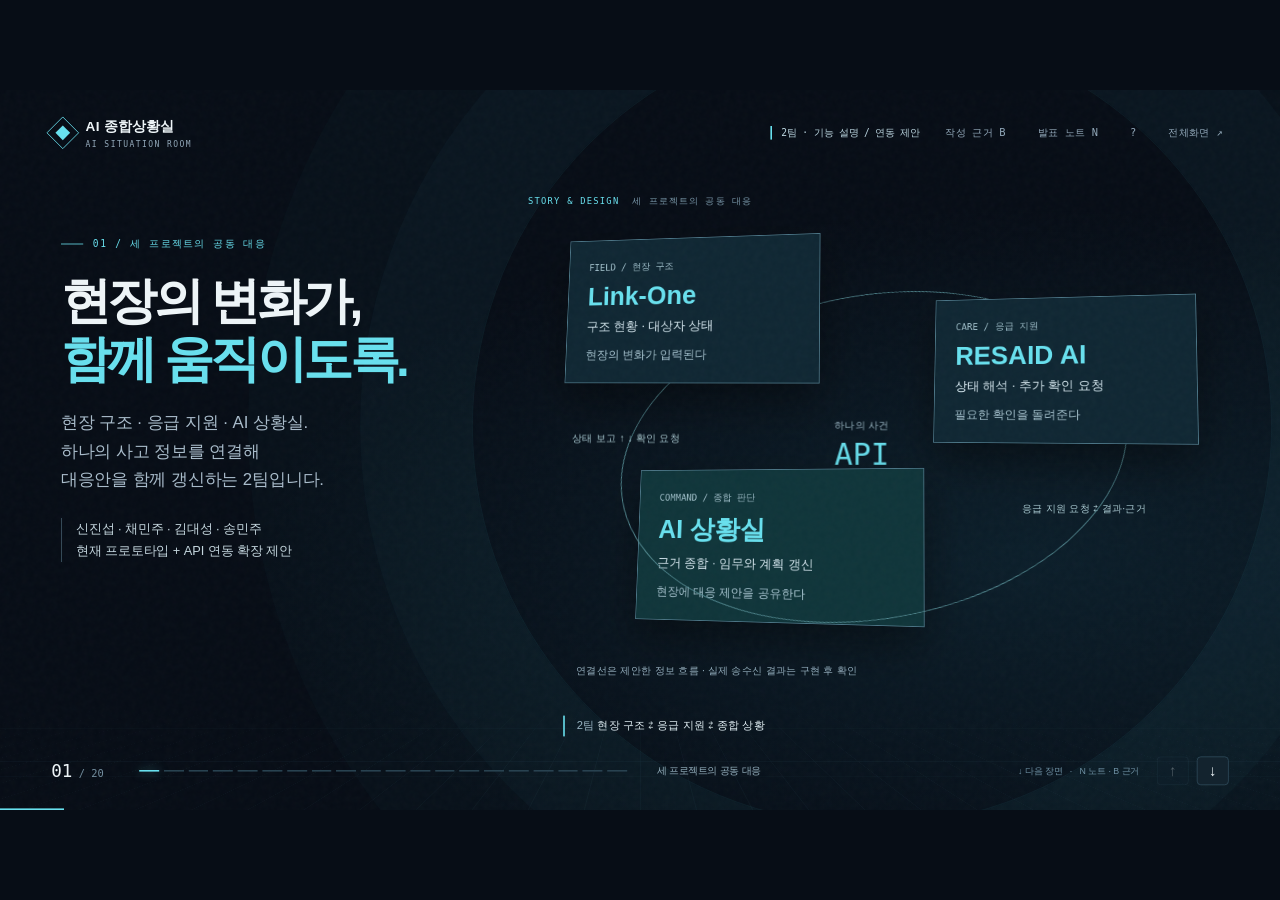
<file: AI_Situation_Room/presentation/index-before-mcp-revision.html>
<!doctype html>
<html lang="ko">
<head>
<meta charset="utf-8"><meta name="viewport" content="width=device-width, initial-scale=1">
<meta name="theme-color" content="#070d16">
<title>2팀 최종 발표 · 현장의 변화가 함께 움직이도록</title>
<style>
@font-face{font-family:LocalKR;src:local('Pretendard'),local('Apple SD Gothic Neo'),local('Malgun Gothic');font-display:swap}
:root{--bg:#070d16;--panel:#0d1a27;--line:#233b4d;--text:#eef5f8;--muted:#93a9ba;--cyan:#68e0ee;--mint:#b6f3bd;--orange:#ffb36b;--ease:cubic-bezier(.2,.75,.16,1);--scale:1}
*{box-sizing:border-box}html,body{margin:0;width:100%;height:100%;overflow:hidden;background:var(--bg);color:var(--text);font-family:LocalKR,-apple-system,BlinkMacSystemFont,'Segoe UI',sans-serif;word-break:keep-all}button{font:inherit;color:inherit;cursor:pointer}button:focus-visible{outline:2px solid var(--cyan);outline-offset:5px}button:disabled{opacity:.3;cursor:default}button,a{-webkit-tap-highlight-color:transparent}::selection{background:#306778}#viewport{width:100%;height:100%;position:relative;overflow:clip}#deck{width:1600px;height:900px;position:absolute;left:50%;top:50%;overflow:clip;transform:translate(-50%,-50%) scale(var(--scale));background:radial-gradient(ellipse at 80% 65%,#102e3c88 0,transparent 53%),#070d16;isolation:isolate}#deck:after{content:'';position:absolute;inset:0;pointer-events:none;opacity:.045;background-image:url("data:image/svg+xml,%3Csvg viewBox='0 0 160 160' xmlns='http://www.w3.org/2000/svg'%3E%3Cfilter id='n'%3E%3CfeTurbulence type='fractalNoise' baseFrequency='.75' numOctaves='3' stitchTiles='stitch'/%3E%3C/filter%3E%3Cpath fill='%23fff' filter='url(%23n)' opacity='.6' d='M0 0h160v160H0z'/%3E%3C/svg%3E");z-index:20}.horizon{position:absolute;inset:360px -500px -500px;background:linear-gradient(#32627525 1px,transparent 1px),linear-gradient(90deg,#32627525 1px,transparent 1px);background-size:65px 65px;transform:perspective(620px) rotateX(68deg);mask-image:linear-gradient(transparent,#000 40%,transparent);opacity:.55;transition:transform 1.6s var(--ease)}.halo{position:absolute;width:1000px;height:1000px;border:1px solid #61d9e515;border-radius:50%;top:-80px;left:590px;box-shadow:0 0 0 140px #61d9e506,0 0 0 280px #61d9e505;transition:transform 1.5s var(--ease)}
header{position:absolute;left:64px;right:64px;top:34px;display:flex;align-items:center;justify-content:space-between;z-index:30}.brand{display:flex;gap:14px;align-items:center;font-size:17px;font-weight:750;letter-spacing:.03em}.mark{width:29px;height:29px;border:1px solid var(--cyan);transform:rotate(45deg);position:relative}.mark:after{content:'';position:absolute;inset:7px;background:var(--cyan)}.brand small{color:var(--muted);font:10px ui-monospace,monospace;letter-spacing:.18em;display:block;margin-top:5px}.top-right{display:flex;gap:24px;align-items:center;font:12px ui-monospace,monospace;color:var(--muted)}.mode{border-left:2px solid var(--cyan);padding-left:12px;color:#bbd5df}.top-right button{background:transparent;border:0;padding:8px;color:var(--muted);font-size:13px}.top-right button:hover{color:var(--cyan)}
.copy{position:absolute;left:76px;top:184px;width:540px;z-index:15;pointer-events:none}.eyebrow{font:12px ui-monospace,monospace;letter-spacing:.18em;color:var(--cyan);display:flex;align-items:center;gap:12px}.eyebrow:before{content:'';width:28px;height:1px;background:var(--cyan)}h1{font-size:66px;line-height:1.17;letter-spacing:-.065em;margin:27px 0 25px;font-weight:760}h1 em{font-style:normal;color:var(--cyan)}.lead{color:#a9bccb;font-size:21px;line-height:1.7;max-width:470px;margin:0}.subline{margin-top:30px;border-left:1px solid #527082;padding-left:18px;font-size:16px;color:#c5d7df;line-height:1.7;max-width:460px}.copy.animate>*{animation:copyIn .85s var(--ease) both}.copy.animate h1{animation-delay:.06s}.copy.animate .lead{animation-delay:.12s}.copy.animate .subline{animation-delay:.18s}@keyframes copyIn{from{opacity:0;transform:translateY(25px);filter:blur(6px)}to{opacity:1;transform:translateY(0);filter:blur(0)}}
.scene-label{position:absolute;left:660px;top:132px;color:#7795a7;letter-spacing:.14em;font:11px ui-monospace,monospace;z-index:12;transition:opacity .5s}.scene-label b{color:var(--cyan);font-weight:400;margin-right:16px}.stage{position:absolute;left:620px;top:130px;width:950px;height:630px;perspective:1700px;perspective-origin:50% 43%;z-index:5}.rig{width:1000px;height:590px;position:absolute;left:-40px;top:35px;transform-style:preserve-3d;transform:translate3d(0,20px,-80px) rotateX(14deg) rotateY(-23deg) rotateZ(4deg) scale(.89);transition:transform 1.55s var(--ease),opacity .85s var(--ease)}.room{position:absolute;inset:0;transform-style:preserve-3d}.room-shell{position:absolute;inset:0;background:#0a1420;border:1px solid #446878;border-radius:15px;box-shadow:0 32px 0 -18px #142839,0 35px 0 -18px #416071,0 65px 100px #000b;transform:translateZ(-6px);transition:opacity .8s,transform 1.4s var(--ease)}.window-bar{height:47px;position:absolute;inset:0 0 auto;display:flex;align-items:center;gap:8px;padding:0 20px;color:#9eafbb;font-size:12px}.window-bar i{height:6px;width:6px;background:#456272;border-radius:50%}.window-bar span{margin-left:13px}.window-bar strong{margin-left:auto;font-size:10px;color:var(--cyan);font-weight:400}.app-header{position:absolute;left:23px;right:23px;top:63px;display:flex;justify-content:space-between;align-items:center}.app-header h2{font-size:19px;margin:0}.app-header p{font-size:11px;color:var(--muted);margin:7px 0}.app-status{font-size:10px;color:var(--mint);border:1px solid #497565;padding:7px 10px}.panels{position:absolute;inset:127px 20px 68px;transform-style:preserve-3d;display:grid;grid-template-columns:270px 390px 276px;gap:12px}.panel{background:#0e1d2a;border:1px solid #2a4557;border-radius:9px;position:relative;transform-style:preserve-3d;transition:transform 1.45s var(--ease),opacity .7s,box-shadow .7s;box-shadow:0 12px 25px #0003;overflow:visible}.panel-head{padding:15px 16px;border-bottom:1px solid #223a4b;display:flex;align-items:center;justify-content:space-between;font-size:13px;font-weight:650}.panel-head span{font:9px ui-monospace,monospace;color:#8fabbc;letter-spacing:.08em}.panel-body{padding:14px}.chat-label{font-size:9px;color:#8da6b7;margin-bottom:8px}.bubble{padding:13px 12px;background:#172e40;border:1px solid #2b4b62;font-size:12px;line-height:1.65;border-radius:8px 8px 2px 8px;margin-bottom:16px}.bubble.ai{background:#102e34;border-color:#2a5860;border-radius:8px 8px 8px 2px}.bubble b{color:var(--cyan);font-weight:500}.attachment{font-size:10px;background:#20384a;padding:9px;border-radius:5px;color:#c7d9e1;margin-top:10px}.input-mock{position:absolute;bottom:14px;left:14px;right:14px;font-size:10px;border:1px solid #38515f;border-radius:6px;padding:12px;color:#819da9;display:flex;justify-content:space-between}.input-mock b{color:var(--cyan)}.graph{height:270px;position:relative;margin-top:4px}.links{position:absolute;inset:0;width:100%;height:100%;overflow:visible}.links path{stroke:#3f697a;stroke-width:1.2;fill:none;stroke-dasharray:6 6}.links .pulse{stroke:var(--cyan);stroke-width:2;stroke-dasharray:10 110;animation:flow 4s linear infinite}.node{position:absolute;width:102px;border:1px solid #35566a;border-radius:8px;background:#122635;text-align:center;padding:12px 6px;font-size:12px;box-shadow:0 5px 12px #0003}.node small{display:block;font-size:9px;color:#95b0bc;margin-top:6px}.node.commander{left:126px;top:10px;border-color:#67b8c5;background:#143640;width:110px}.node.intel{left:11px;top:125px}.node.sar{left:127px;top:125px}.node.resource{left:243px;top:125px}.node.critic{left:127px;top:219px;padding:9px 6px;border-color:#658565}.node .light{display:inline-block;width:5px;height:5px;margin-right:5px;border-radius:50%;background:var(--cyan);box-shadow:0 0 9px #68e0ee}.graph-caption{position:absolute;bottom:12px;left:16px;right:16px;font-size:10px;color:#9eb8c5;border-top:1px solid #29434f;padding-top:10px}.metrics{display:flex;justify-content:space-between;padding:0 0 15px;border-bottom:1px solid #264353}.metric b{display:block;font-size:32px;font-weight:550}.metric small{display:block;font-size:9px;color:#9cb2c2;margin-top:6px}.metric:last-child b{color:var(--orange)}.info-row{display:flex;justify-content:space-between;font-size:10px;padding:12px 0;border-bottom:1px solid #203c4b;gap:8px}.info-row span{color:#a3bbc6}.info-row strong{font-weight:450;text-align:right}.weather{margin-top:14px;display:flex;gap:10px;align-items:center;font-size:10px;color:#a4b8c7}.weather b{color:var(--cyan);font-size:23px;font-weight:400}.source{font-size:9px;color:#7c9cae;margin-top:9px;line-height:1.7}.app-bottom{position:absolute;bottom:20px;left:22px;right:22px;height:31px;border-top:1px solid #24404e;padding-top:13px;display:flex;gap:24px;font-size:10px;color:#98b3c2}.app-bottom b{color:var(--cyan);font-weight:400}.app-bottom span:last-child{margin-left:auto}.panel-number{position:absolute;left:0;top:-57px;opacity:0;transform:translateZ(20px);color:var(--cyan);font:11px ui-monospace,monospace;transition:opacity .6s}.panel-number b{display:block;font-size:26px;margin-bottom:7px;font-weight:400}.hit{position:absolute;inset:0;background:transparent;border:0;border-radius:9px}.hit:hover{box-shadow:inset 0 0 0 1px var(--cyan)}
.floating{position:absolute;transform-style:preserve-3d;transition:transform 1.3s var(--ease),opacity .7s;opacity:0;pointer-events:none}.ticket{left:735px;top:225px;width:660px;padding:40px;background:#0f202e;border:1px solid #466473;border-top:2px solid var(--cyan);box-shadow:0 45px 90px #0009;transform:perspective(1200px) rotateY(-15deg) rotateX(8deg) translateY(160px)}.ticket-top{display:flex;justify-content:space-between;font:12px ui-monospace,monospace;color:#90b5c5;letter-spacing:.1em}.ticket h3{font-size:30px;line-height:1.5;margin:27px 0}.ticket .coord{font:14px ui-monospace,monospace;color:var(--cyan)}.ticket-counts{display:flex;gap:56px;margin-top:30px}.ticket-counts b{font-size:62px;font-weight:500;display:block}.ticket-counts span{font-size:14px;color:#9db8c7}.ticket-counts div:last-child{color:var(--orange)}.ticket-foot{border-top:1px solid #39525e;margin-top:24px;padding-top:17px;font-size:12px;color:#829dab}
.evidence-stack{left:760px;top:200px;width:660px;height:480px;perspective:1400px;transform:translateY(130px)}.evidence-card{position:absolute;left:0;right:0;height:156px;background:#102230;border:1px solid #395767;border-radius:9px;padding:28px 30px;transform:rotateX(15deg) rotateY(-13deg);box-shadow:0 24px 45px #0007;transition:transform 1.3s var(--ease)}.evidence-card:nth-child(1){top:0;z-index:3}.evidence-card:nth-child(2){top:164px;left:30px;right:-30px;z-index:2}.evidence-card:nth-child(3){top:328px;left:60px;right:-60px;z-index:1}.evidence-card .overline{font:11px ui-monospace,monospace;letter-spacing:.12em;color:var(--cyan)}.evidence-card h3{font-size:25px;margin:14px 0 10px;font-weight:550}.evidence-card p{font-size:14px;color:#a1b8c4;margin:0;line-height:1.6}.evidence-card .tag{position:absolute;right:25px;top:25px;font-size:11px;color:#a9c2cc;border:1px solid #46626e;padding:6px 9px}
.conflict{left:704px;top:194px;width:760px;height:500px;transform:translateY(170px) rotateY(-20deg);perspective:1200px}.claim{position:absolute;top:20px;width:310px;height:270px;padding:28px;background:#102333;border:1px solid #426476;box-shadow:0 24px 55px #0008;border-radius:9px;transition:transform 1.3s var(--ease)}.claim:first-child{left:15px;transform:rotateY(15deg) rotateZ(-6deg)}.claim:nth-child(2){right:15px;transform:rotateY(-15deg) rotateZ(6deg);border-color:#a57851;background:#2b241e}.claim .overline{font-size:13px;color:#9db6c8}.claim b{font-size:116px;font-weight:500;line-height:1.3;letter-spacing:-.07em}.claim b small{font-size:20px;letter-spacing:0;margin-left:12px;color:#9db6c8}.claim:nth-child(2) b{color:var(--orange)}.claim p{font-size:13px;color:#a6bac5;margin:0}.versus{position:absolute;left:350px;top:106px;font-size:45px;color:var(--orange)}.question{position:absolute;bottom:32px;left:20px;right:20px;padding:23px 28px;border-left:2px solid var(--orange);background:#172632;font-size:21px;line-height:1.6}.question small{display:block;font:11px ui-monospace,monospace;color:var(--orange);margin-bottom:9px;letter-spacing:.1em}
.resolution{left:693px;top:195px;width:805px;height:500px;transform:translateY(100px) rotateX(15deg)}.confirmed{font:12px ui-monospace,monospace;color:var(--mint);letter-spacing:.1em;display:flex;align-items:center;gap:12px}.confirmed:before{content:'';height:8px;width:8px;background:var(--mint);border-radius:50%}.equation{display:flex;align-items:center;gap:32px;margin:30px 0}.equation b{font-size:127px;font-weight:550;letter-spacing:-.08em}.equation i{font-style:normal;font-weight:300;font-size:45px;color:#658091}.equation small{display:block;font-size:15px;letter-spacing:0;font-weight:400;color:#b2c5ce;margin-top:-8px}.equation .pending{color:var(--orange)}.revision{border-top:1px solid #365665;padding:22px 0;display:grid;grid-template-columns:110px 1fr;gap:20px;font-size:17px;color:#c1d5df}.revision span{font:12px ui-monospace,monospace;color:var(--cyan);padding-top:4px}.revision b{font-weight:500}.revision p{font-size:14px;color:#8ba7b7;margin:9px 0 0}.revision.old{opacity:.5}.revision.old b{text-decoration:line-through;text-decoration-color:#91aaba55}
.architecture{left:695px;top:204px;width:790px;height:475px;transform:translateY(130px) rotateY(-20deg)}.arch-layer{height:92px;display:flex;align-items:center;gap:25px;border-top:1px solid #416377;background:linear-gradient(90deg,#183643aa,#13212c33);padding:20px 25px;transform:perspective(1100px) rotateY(-13deg) rotateX(8deg);margin:17px 0;box-shadow:0 18px 20px #0004}.arch-layer:nth-child(2){margin-left:25px}.arch-layer:nth-child(3){margin-left:50px}.arch-layer:nth-child(4){margin-left:75px}.arch-layer .num{font:24px ui-monospace,monospace;color:#5d8299}.arch-layer h3{font-size:20px;margin:0 0 7px;min-width:170px}.arch-layer p{font-size:13px;margin:0;color:#a8bfcc}.arch-layer .stack{margin-left:auto;font:12px ui-monospace,monospace;color:var(--cyan);text-align:right;line-height:1.7}
.closing{position:absolute;left:80px;right:80px;top:200px;z-index:15;opacity:0;pointer-events:none;transform:translateY(60px);transition:opacity .8s,transform 1.2s var(--ease)}.closing .eyebrow{justify-content:center}.closing h2{font-size:88px;text-align:center;font-weight:650;line-height:1.2;letter-spacing:-.055em;margin:32px 0}.closing h2 span{color:var(--cyan)}.closing .closing-line{text-align:center;font-size:23px;color:#b1c7d4;line-height:1.7}.closing-bottom{display:flex;justify-content:center;gap:70px;margin-top:62px}.closing-bottom div{font-size:17px;border-top:1px solid #416475;padding-top:20px;width:235px}.closing-bottom b{font:12px ui-monospace,monospace;color:var(--cyan);display:block;margin-bottom:13px;letter-spacing:.12em}.closing-status{text-align:center;margin-top:50px;font-size:12px;color:#7292a5}
.callout{position:absolute;left:719px;top:782px;font-size:14px;color:#9bb8c6;border-left:2px solid var(--cyan);padding:4px 0 4px 15px;z-index:12;max-width:740px;transition:opacity .4s}.callout strong{color:#e1eff4;font-weight:500}.callout span{margin-left:12px;font-size:12px;color:#7097aa}
footer{position:absolute;left:64px;right:64px;bottom:31px;display:flex;align-items:center;z-index:35;gap:25px}.page{font:13px ui-monospace,monospace;width:75px;color:#738e9f}.page b{color:var(--text);font-size:22px;font-weight:400;margin-right:8px}.progress{display:flex;gap:6px;flex:1;max-width:650px}.progress button{height:28px;flex:1;background:transparent;border:0;position:relative}.progress button:after{content:'';position:absolute;height:2px;background:#284250;left:0;right:0;top:13px;transition:background .3s,box-shadow .3s}.progress button.past:after{background:#65818f}.progress button.active:after{background:var(--cyan);box-shadow:0 0 12px #68e0ee88}.chapter-name{font-size:12px;color:#97b2c0;margin-left:12px}.controls{margin-left:auto;display:flex;align-items:center;gap:10px}.controls .hint{font-size:11px;color:#6f91a4;margin-right:12px}.controls button{background:#13232e;border:1px solid #304c5c;width:40px;height:36px;font-size:19px;border-radius:5px}.controls button:hover{border-color:var(--cyan)}.bottom-progress{height:2px;position:absolute;bottom:0;left:0;background:var(--cyan);transition:width 1s var(--ease);z-index:40}
.overlay{position:absolute;z-index:60;inset:100px 120px 100px;background:#0c1a26f7;border:1px solid #487183;border-radius:12px;padding:45px 55px;backdrop-filter:blur(25px);box-shadow:0 40px 120px #000c;overflow:auto}.overlay[hidden]{display:none}.overlay h2{font-size:31px;margin:0 0 14px}.overlay p{font-size:21px;line-height:1.8;color:#b4cad7}.overlay .close{position:absolute;right:22px;top:18px;border:1px solid #426273;background:none;padding:8px 15px;border-radius:5px}.overlay a{color:var(--cyan);text-underline-offset:4px}.reference-item{border-top:1px solid #365565;padding:17px 0}.reference-item blockquote{margin:10px 0;font-size:17px;color:#d5e5ed;line-height:1.65}.reference-item small{color:#97b5c5;font-size:13px}.overlay .note-label{font:12px ui-monospace,monospace;color:var(--cyan);letter-spacing:.1em;margin:32px 0 10px}.overlay ul{font-size:18px;color:#adc3d0;line-height:1.9;padding-left:22px}.overlay .note-grid{display:grid;grid-template-columns:2fr 1fr;gap:45px}.key{display:inline-block;border:1px solid #456171;border-radius:4px;padding:1px 8px;margin:0 5px;font-size:15px;color:#deedf2}.toast{position:absolute;left:50%;bottom:100px;transform:translateX(-50%);padding:12px 22px;background:#213c4a;border:1px solid #638394;z-index:99;font-size:15px;border-radius:5px}.toast[hidden]{display:none}.sr-only{position:absolute;width:1px;height:1px;padding:0;margin:-1px;overflow:hidden;clip:rect(0,0,0,0);white-space:nowrap;border:0}
/* Inactive 3D scenes must leave the render tree, not just become transparent. */
#stage[aria-hidden="true"],.floating[aria-hidden="true"],.closing[aria-hidden="true"]{display:none!important}
/* A persistent stage: the camera and its three UI surfaces travel between scenes. */
[data-scene="0"] .rig{transform:translate3d(20px,20px,-90px) rotateX(19deg) rotateY(-28deg) rotateZ(6deg) scale(.84)}
[data-scene="1"] .rig{transform:translate3d(420px,140px,-700px) rotateX(25deg) rotateY(-42deg) scale(.8);opacity:.13}
[data-scene="1"] .ticket{opacity:1;transform:perspective(1200px) rotateY(-10deg) rotateX(6deg) translateY(0)}
[data-scene="2"] .rig{transform:translate3d(-5px,5px,0) rotateX(0deg) rotateY(0deg) scale(.91)}
[data-scene="3"] .rig{transform:translate3d(6px,70px,-30px) rotateX(10deg) rotateY(-13deg) scale(.82)}
[data-scene="3"] .room-shell{opacity:.25;transform:translateZ(-80px)}
[data-scene="3"] .chat-panel{transform:translate3d(-25px,-34px,95px)}
[data-scene="3"] .org-panel{transform:translate3d(0,15px,40px)}
[data-scene="3"] .status-panel{transform:translate3d(22px,-40px,115px)}
[data-scene="3"] .panel-number{opacity:1}
[data-scene="3"] .app-header,[data-scene="3"] .app-bottom{opacity:.4}
[data-scene="4"] .rig{transform:translate3d(-45px,0,-30px) rotateX(5deg) rotateY(-8deg) scale(.96)}
[data-scene="4"] .chat-panel,[data-scene="4"] .status-panel{opacity:.1;transform:translateZ(-80px)}
[data-scene="4"] .org-panel{transform:translate3d(0,2px,140px) scale(1.28);box-shadow:0 35px 100px #000c}
[data-scene="4"] .room-shell,[data-scene="4"] .app-header,[data-scene="4"] .app-bottom{opacity:.15}
[data-scene="5"] .rig,[data-scene="6"] .rig,[data-scene="7"] .rig,[data-scene="8"] .rig{transform:translate3d(270px,180px,-1000px) rotateX(38deg) rotateY(-40deg) scale(.85);opacity:0;pointer-events:none}
[data-scene="5"] .evidence-stack{opacity:1;transform:translateY(0)}
[data-scene="6"] .conflict{opacity:1;transform:translateY(0) rotateY(0deg)}
[data-scene="6"] .halo{transform:translateX(-60px) scale(.9);border-color:#ffb36b28;box-shadow:0 0 0 140px #ffb36b06,0 0 0 280px #ffb36b05}
[data-scene="7"] .resolution{opacity:1;transform:translateY(0) rotateX(0deg)}
[data-scene="8"] .architecture{opacity:1;transform:translateY(0) rotateY(0deg)}
[data-scene="9"] .copy,[data-scene="9"] .scene-label,[data-scene="9"] .callout{opacity:0;pointer-events:none}
[data-scene="9"] .closing{opacity:1;transform:translateY(0)}
[data-scene="9"] .rig{opacity:.1;transform:translate3d(-180px,480px,-350px) rotateX(65deg) rotateY(0deg) scale(1.3);pointer-events:none}
[data-scene="9"] .halo{transform:translateX(-340px) scale(1.2)}
[data-scene="7"] .equation>div{animation:numberArrival .95s var(--ease) both}
[data-scene="7"] .equation>div:nth-of-type(2){animation-delay:.12s}
[data-scene="7"] .equation>div:nth-of-type(3){animation-delay:.24s}
[data-scene="7"] .revision{animation:copyIn .9s var(--ease) .32s both}
@keyframes numberArrival{from{opacity:0;transform:perspective(650px) translateY(65px) rotateX(-55deg);filter:blur(8px)}to{opacity:1;transform:perspective(650px) translateY(0) rotateX(0);filter:blur(0)}}
@keyframes flow{to{stroke-dashoffset:-240}}
@media(prefers-reduced-motion:reduce){*,*:before,*:after{animation:none!important;transition:none!important}}
.reduce-motion *,.reduce-motion *:before,.reduce-motion *:after{animation:none!important;transition:none!important}
@media print{html,body{overflow:visible;height:auto;background:#fff}#viewport{display:block;overflow:visible;height:auto}#deck{transform:none!important;width:1600px;height:900px}header,footer,.overlay{display:none!important}@page{size:landscape;margin:0}}

.custom-visual{position:absolute;left:700px;top:182px;width:790px;height:555px;z-index:8;perspective:1600px}.custom-visual[hidden]{display:none}.custom-visual.reveal{animation:visualIn .8s var(--ease) both}@keyframes visualIn{from{opacity:0;transform:translateY(28px)}to{opacity:1;transform:translateY(0)}}
.depth-stack{padding:0 38px 0 0;transform-style:preserve-3d}.depth-sheet{height:144px;margin:0 0 22px;display:flex;gap:24px;padding:25px 28px;background:linear-gradient(110deg,#16333e,#10212d);border:1px solid #456474;box-shadow:0 22px 35px #0005;transform:rotateY(-8deg) rotateX(5deg)}.depth-sheet:nth-child(2){margin-left:22px;margin-right:-22px}.depth-sheet:nth-child(3){margin-left:44px;margin-right:-44px}.sheet-index{font:26px ui-monospace,monospace;color:#7895a4;padding-top:23px}.depth-sheet small{color:var(--cyan);font-size:12px}.depth-sheet h3{font-size:26px;letter-spacing:-.035em;margin:10px 0}.depth-sheet p{font-size:17px;color:#b0c6d0;line-height:1.5;margin:0}.visual-foot{position:absolute;bottom:0;left:20px;right:0;color:#93adbc;font-size:13px;line-height:1.7}
.network{height:490px;position:relative;transform-style:preserve-3d}.orbit{position:absolute;inset:52px 75px 8px;border:1px solid #538a92;border-radius:50%;transform:rotateX(20deg) rotateZ(-12deg)}.net-node{position:absolute;width:325px;padding:25px 26px;background:#102733;border:1px solid #4b7586;box-shadow:0 22px 50px #0006;transform:perspective(1400px) rotateY(-8deg) rotateX(5deg)}.net-node small{font:12px ui-monospace,monospace;color:#9bbac5}.net-node h3{font-size:33px;margin:10px 0;color:var(--cyan)}.net-node p{font-size:16px;color:#d1e3eb;margin:10px 0 16px}.net-node b{font-size:15px;font-weight:450;color:#a3c0cc}.net-node.field{left:0;top:0}.net-node.aid{right:0;top:75px}.net-node.command{left:88px;top:291px;width:365px;background:#10353a}.net-core{position:absolute;top:229px;left:338px;font-size:13px;text-align:center;color:#9db9c7}.net-core strong{display:block;font:38px ui-monospace,monospace;color:var(--cyan);margin:5px}.net-core small{font-size:12px}.net-label{position:absolute;font-size:13px;color:#a8c8d0}.net-label.up{left:15px;top:245px}.net-label.across{right:15px;top:333px;width:240px;text-align:center}.flow-plane{background:#102431;border-top:2px solid var(--cyan);padding:10px 34px;transform:perspective(1300px) rotateY(-7deg) rotateX(3deg);box-shadow:0 30px 55px #0005}.flow-step{display:flex;gap:24px;align-items:center;min-height:116px;border-bottom:1px solid #30515f}.flow-step:last-child{border:0}.flow-step>span{font:26px ui-monospace,monospace;color:#75a7b6}.flow-step h3{font-size:25px;margin:0 0 10px}.flow-step p{font-size:17px;color:#a9c2ce;margin:0;line-height:1.5}.promise-plane{padding:25px 40px 40px;background:#11333b;transform:perspective(1200px) rotateY(-7deg);border-top:2px solid var(--cyan);box-shadow:0 35px 60px #0005}.quote-mark{font-size:100px;line-height:1;color:var(--cyan)}.promise-plane h3{font-size:37px;line-height:1.5;letter-spacing:-.04em;margin:0}.promise-plane>p{font-size:14px;color:#b2cbd2}.promise-items{margin-top:35px;display:flex;flex-direction:column;gap:18px;color:#cee0e5;font-size:20px}.progress{max-width:610px}.copy{width:550px}h1{font-size:62px}.lead{max-width:520px;font-size:21px}.subline{max-width:515px}.callout{left:704px;font-size:14px}.page{width:85px;flex-shrink:0}.chapter-name{max-width:150px}.closing-status{font-size:14px}
</style>
</head>
<body>
<div id="viewport"><main id="deck" data-scene="0" aria-label="AI 종합상황실 발표자료">
<div class="horizon" aria-hidden="true"></div><div class="halo" aria-hidden="true"></div>
<header><div class="brand"><div class="mark" aria-hidden="true"></div><div>AI 종합상황실<small>AI SITUATION ROOM</small></div></div><div class="top-right"><span class="mode">2팀 · 기능 설명 / 연동 제안</span><button id="sourcesBtn" title="작성 근거 (B)">작성 근거 B</button><button id="notesBtn" title="발표자 노트 (N)">발표 노트 N</button><button id="helpBtn" aria-label="조작 도움말">?</button><button id="fullBtn" title="전체화면 (F)">전체화면 ↗</button></div></header>
<section class="copy animate" id="copy"><div class="eyebrow" id="eyebrow"></div><h1 id="headline"></h1><p class="lead" id="lead"></p><div class="subline" id="subline"></div></section>
<div class="scene-label" id="sceneLabel"><b>STORY & DESIGN</b>01 / COMMAND CENTER</div>
<div class="stage" id="stage" aria-label="상황실 화면 구성 예시"><div class="rig"><div class="room">
<div class="room-shell"></div><div class="window-bar"><i></i><i></i><i></i><span>AI SITUATION ROOM / DEMO-001</span><strong>INTERFACE CONCEPT</strong></div>
<div class="app-header"><div><h2>동해 해상 · 어선 충돌 훈련</h2><p>북위 37.50° · 동경 129.50° / 사건 DEMO-001</p></div><div class="app-status">S0 · 최초 신고 기준</div></div>
<div class="panels">
<section class="panel chat-panel"><div class="panel-number"><b>01</b>CONVERSATION</div><div class="panel-head">상황실장 채팅<span>USER ↔ COMMANDER</span></div><div class="panel-body"><div class="chat-label">사용자 · 최초 신고</div><div class="bubble">훈련 상황이야. 어선 A호 충돌 신고.<br>승선원 <b>5명</b>, 구조 보고 <b>4명</b>,<br>소재 미확인 <b>1명</b>이야.<br>필요한 조사와 대응안을 정리해줘.</div><div class="chat-label">AI 상황실장 · 응답 예시</div><div class="bubble ai">제공된 위치와 인원을 기준으로<br>기상·대응지침·가용자원을<br>각 요원에게 확인하도록 하겠습니다.</div></div><div class="input-mock">상황을 추가하거나 자료를 첨부하세요 <b>↑</b></div><button class="hit" data-detail="chat" aria-label="상황실장 채팅 영역 설명"></button></section>
<section class="panel org-panel"><div class="panel-number"><b>02</b>ORCHESTRATION</div><div class="panel-head">지시와 보고<span>ACTIVITY PREVIEW</span></div><div class="graph"><svg class="links" viewBox="0 0 360 270" aria-label="상황실장과 요원 사이의 지시 및 보고 경로" role="img"><defs><marker id="arrow" viewBox="0 0 10 10" refX="8" refY="5" markerWidth="5" markerHeight="5" orient="auto-start-reverse"><path d="M0 0L10 5L0 10" fill="#68e0ee" stroke="none"/></marker></defs><path d="M180 68V97H62V123 M180 68V123 M180 97H294V123" marker-end="url(#arrow)"/><path d="M62 186V205H180V219 M180 186V219 M294 186V205H180"/><path class="pulse" d="M180 68V97H62V123 M180 68V123 M180 97H294V123"/><path class="pulse" d="M294 186V205H180V219 M62 186V205H180"/></svg><div class="node commander">상황실장<small>임무 선택 · 종합</small></div><div class="node intel"><span class="light"></span>정보요원<small>자료 · 기상 조회</small></div><div class="node sar"><span class="light"></span>수색구조요원<small>지침 근거 검색</small></div><div class="node resource"><span class="light"></span>자원지원요원<small>가상 자원 검토</small></div><div class="node critic">검증요원<small>모순 · 근거 점검</small></div></div><div class="graph-caption">보고 → 상황실장 종합 → 검증 · 상세에서 근거 확인</div><button class="hit" data-detail="org" aria-label="지시와 보고 영역 설명"></button></section>
<section class="panel status-panel"><div class="panel-number"><b>03</b>SITUATION</div><div class="panel-head">현재 상황<span>VERSION S0</span></div><div class="panel-body"><div class="metrics"><div class="metric"><b>5</b><small>신고상 총원</small></div><div class="metric"><b>4</b><small>구조 보고</small></div><div class="metric"><b>1</b><small>소재 미확인</small></div></div><div class="info-row"><span>사건</span><strong>충돌 / 선체 파손</strong></div><div class="info-row"><span>침수 여부</span><strong>확인 필요</strong></div><div class="info-row"><span>인원 출처</span><strong>최초 신고</strong></div><div class="weather"><b>—</b><div>기상·해상 정보<br><span>실제 API 연동 예정</span></div></div><div class="source">예측·관측 구분 / 기준시각 / 조회시각<br>좌표·단위·출처를 함께 표시</div></div><button class="hit" data-detail="status" aria-label="현재 상황 영역 설명"></button></section>
</div><div class="app-bottom"><b>대응안 및 검증</b><span>변경 이유</span><span>이전 버전</span><span>원본과 이력을 함께 보존</span></div>
</div></div></div>
<section class="floating ticket" aria-label="가상 최초 신고"><div class="ticket-top"><span>INCOMING REPORT</span><span>DEMO-001 / S0</span></div><h3>동해 해상, 어선 A호 충돌.<br>한 명의 소재가 확인되지 않았다.</h3><div class="coord">37.50° N &nbsp; 129.50° E</div><div class="ticket-counts"><div><b>5</b><span>신고상 총원</span></div><div><b>4</b><span>구조 보고</span></div><div><b>1</b><span>소재 미확인</span></div></div><div class="ticket-foot">가상 훈련 · 신고 내용이며 현장 확인이 끝난 사실이 아닙니다.</div></section>
<section class="floating evidence-stack" aria-label="세 종류의 근거"><article class="evidence-card"><div class="overline">01 / WEATHER · MCP</div><span class="tag">외부 데이터</span><h3>위치로 기상을 조회한다</h3><p>풍속·풍향·파고 / 좌표·단위·기준시각<br>예측자료와 현장 관측을 구분</p></article><article class="evidence-card"><div class="overline">02 / GUIDELINES · RAG</div><span class="tag">문서 근거</span><h3>대응안에 지침 구절을 연결한다</h3><p>질문 → 벡터 검색 → 관련 구절 → 조치<br>문서명·절·버전을 함께 보존</p></article><article class="evidence-card"><div class="overline">03 / RESOURCES · LOCAL DATA</div><span class="tag">가상 자료</span><h3>제공된 가용자원만 검토한다</h3><p>UNIT-A 가용 / UNIT-B 다른 임무 / TEAM-A 가용<br>실제 기관 자원 및 출동명령과 구분</p></article></section>
<section class="floating conflict" aria-label="최초 신고와 명부 불일치"><article class="claim"><div class="overline">최초 신고 · S0</div><b>5<small>명</small></b><p>신고자가 전달한 승선원 수</p></article><article class="claim"><div class="overline">첨부 명부 · S1</div><b>7<small>명</small></b><p>P01–P07 · 전체 ID 대조</p></article><span class="versus">≠</span><div class="question"><small>COMMANDER / CONFIRMATION REQUIRED</small>“이번 출항에 실제 승선한 7명의 명부가 맞습니까?”</div></section>
<section class="floating resolution" aria-label="사용자 확인 후 상황 및 계획 갱신"><div class="confirmed">S2 / 사용자 정정 근거로 갱신</div><div class="equation"><div><b>7</b><small>승선원 총원</small></div><i>=</i><div><b>4</b><small>구조 보고</small></div><i>+</i><div class="pending"><b>3</b><small>소재 미확인</small></div></div><div class="revision"><span>REASSIGN</span><div><b>소재 미확인 3명·침수 보고에 따른 재검토 지시</b><p>지시 예시: 수색구조요원 지침 재검토 · 자원지원요원 지원 검토안 보완</p></div></div><div class="revision old"><span>HISTORY</span><div><b>최초 신고 기준 5명 / 소재 미확인 1명</b><p>이전 기록 보존 · 최신 상황에 자동 덮어쓰기 금지</p></div></div></section>
<section class="floating architecture" aria-label="신뢰성 및 모델 비교 계획">
<div class="arch-layer"><div class="num">01</div><div><h3>인원 정합성</h3><p>중복 P04 · 명부 밖 P99 · 합계 검사</p></div><div class="stack">규칙 검사<br>정답 대조 예정</div></div>
<div class="arch-layer"><div class="num">02</div><div><h3>근거와 모순</h3><p>출처 없는 주장 · 보고 간 충돌 검토</p></div><div class="stack">검증요원<br>오류 검출 시험 예정</div></div>
<div class="arch-layer"><div class="num">03</div><div><h3>두 모델 비교</h3><p>동일 입력·근거·출력 요구로 비교</p></div><div class="stack">오류 · 질문 · 지시 · 시간<br>미실시 / 우열 미확정</div></div>
<div class="arch-layer"><div class="num">04</div><div><h3>실패와 복원</h3><p>기상 실패 · 이전 보고 · 재시작 복원</p></div><div class="stack">실패를 숨기지 않기<br>시나리오 검증 예정</div></div>
</section>
<section class="closing"><div class="eyebrow">FIELD ⇄ CARE ⇄ COMMAND</div><h2>현장의 변화가,<br><span>함께 움직이도록.</span></h2><p class="closing-line">현장 구조 · 응급 지원 · AI 상황실을 하나의 사건으로.<br>근거를 모아 대응안을 갱신하고, 사람이 판단합니다.</p><div class="closing-bottom"><div><b>01 / WORKFLOW</b>재입력 부담을 줄이는 상황 공유</div><div><b>02 / EVIDENCE</b>역할별 조사와 근거의 가시화</div><div><b>03 / ACCOUNTABILITY</b>정정부터 수정안까지 이력 추적</div></div><p class="closing-status">2팀 · 신진섭 · 채민주 · 김대성 · 송민주 / 프로젝트 API 연동·벡터 RAG는 확장 목표</p></section>
<section class="custom-visual" id="customVisual" hidden aria-label="스토리 설명 도식"></section><div class="callout" id="callout"></div>
<footer><div class="page"><b id="pageNum">01</b>/ 20</div><nav class="progress" id="progress" aria-label="발표 장면 선택"></nav><span class="chapter-name" id="chapterName"></span><div class="controls"><span class="hint">↓ 다음 장면 &nbsp; · &nbsp; N 노트 · B 근거</span><button id="prev" aria-label="이전 장면">↑</button><button id="next" aria-label="다음 장면">↓</button></div></footer><div class="bottom-progress" id="bottomProgress"></div>
<aside class="overlay" id="overlay" role="dialog" aria-modal="true" aria-labelledby="overlayTitle" hidden><button class="close" id="closeOverlay">닫기 Esc</button><h2 id="overlayTitle"></h2><div id="overlayBody"></div></aside><div class="toast" id="toast" role="status" hidden></div><div class="sr-only" id="announce" aria-live="polite"></div>
</main></div>
<script>
'use strict';
const references={"strategy": {"doc": "06_해커톤_시상_공략.md", "section": "2. 심사위원에게 먼저 증명할 것", "quote": "첫 1분 안에 사용자 입력과 실제 임무 지시를 보여준다.", "kind": "전략적 해석", "href": "sources/06_%E1%84%92%E1%85%A2%E1%84%8F%E1%85%A5%E1%84%90%E1%85%A9%E1%86%AB_%E1%84%89%E1%85%B5%E1%84%89%E1%85%A1%E1%86%BC_%E1%84%80%E1%85%A9%E1%86%BC%E1%84%85%E1%85%A3%E1%86%A8.md"}, "identity": {"doc": "01_프로젝트.md", "section": "1. 제품 정의", "quote": "핵심 메시지는 **AI Assistant에서 AI Organization으로**다.", "kind": "제품 설계", "href": "sources/01_%E1%84%91%E1%85%B3%E1%84%85%E1%85%A9%E1%84%8C%E1%85%A6%E1%86%A8%E1%84%90%E1%85%B3.md"}, "s0": {"doc": "02_데모_시나리오.md", "section": "3. 첫 입력 S0", "quote": "현재 표시는 ‘최초 신고 총원 5명 / 구조 보고 4명 / 소재 미확인 1명’이다.", "kind": "가상 시나리오", "href": "sources/02_%E1%84%83%E1%85%A6%E1%84%86%E1%85%A9_%E1%84%89%E1%85%B5%E1%84%82%E1%85%A1%E1%84%85%E1%85%B5%E1%84%8B%E1%85%A9.md"}, "roles": {"doc": "01_프로젝트.md", "section": "3. 역할과 책임", "quote": "상황실장은 의미를 판단하고, 프로그램은 지시 형식·버전·합계를 검사해 실행·저장한다.", "kind": "제품 설계", "href": "sources/01_%E1%84%91%E1%85%B3%E1%84%85%E1%85%A9%E1%84%8C%E1%85%A6%E1%86%A8%E1%84%90%E1%85%B3.md"}, "ui": {"doc": "03_UI_UX.md", "section": "1. 화면 원칙", "quote": "화면의 중심은 채팅, 요원 소통, 현재 상황이다.", "kind": "화면 요구사항", "href": "sources/03_UI_UX.md"}, "s1": {"doc": "02_데모_시나리오.md", "section": "4. 자료와 추가 입력 S1·S2 / S1", "quote": "명부가 이번 출항의 실제 탑승자 명부인지 사용자에게 묻는다.", "kind": "가상 시나리오", "href": "sources/02_%E1%84%83%E1%85%A6%E1%84%86%E1%85%A9_%E1%84%89%E1%85%B5%E1%84%82%E1%85%A1%E1%84%85%E1%85%B5%E1%84%8B%E1%85%A9.md"}, "s2": {"doc": "02_데모_시나리오.md", "section": "4. 자료와 추가 입력 S1·S2 / S2", "quote": "상황실장이 영향받는 요원에게 보완 지시하고 수정 대응안을 만든다.", "kind": "가상 시나리오", "href": "sources/02_%E1%84%83%E1%85%A6%E1%84%86%E1%85%A9_%E1%84%89%E1%85%B5%E1%84%82%E1%85%A1%E1%84%85%E1%85%B5%E1%84%8B%E1%85%A9.md"}, "history": {"doc": "03_UI_UX.md", "section": "8. 대응안·검증", "quote": "새 정보 도착 시 기존 계획에 ‘재검토 필요’를 표시하고, 새 계획을 만들면 이전안과 달라진 이유를 보여준다.", "kind": "화면 요구사항", "href": "sources/03_UI_UX.md"}, "edu": {"doc": "06_해커톤_시상_공략.md", "section": "3. 교육내용 수용 계획", "quote": "특히 모델 비교는 역할 이름을 여러 개 붙이는 것으로 대신하지 않는다.", "kind": "교육 적용 전략", "href": "sources/06_%E1%84%92%E1%85%A2%E1%84%8F%E1%85%A5%E1%84%90%E1%85%A9%E1%86%AB_%E1%84%89%E1%85%B5%E1%84%89%E1%85%A1%E1%86%BC_%E1%84%80%E1%85%A9%E1%86%BC%E1%84%85%E1%85%A3%E1%86%A8.md"}, "api": {"doc": "10_데이터_API_검증기록.md", "section": "1. 최신 결정", "quote": "외부 데이터 API는 **무료 범위의 기상·해상 정보만** 사용한다.", "kind": "확정 범위", "href": "sources/10_%E1%84%83%E1%85%A6%E1%84%8B%E1%85%B5%E1%84%90%E1%85%A5_API_%E1%84%80%E1%85%A5%E1%86%B7%E1%84%8C%E1%85%B3%E1%86%BC%E1%84%80%E1%85%B5%E1%84%85%E1%85%A9%E1%86%A8.md"}, "verification": {"doc": "04_개발계획.md", "section": "9. 의미 있는 최소 검증", "quote": "핵심 정상 흐름 1회, 인원 모순 1회, 도구 실패 1회, 복원 확인으로 시작하고 남은 위험에만 추가한다.", "kind": "검증 계획", "href": "sources/04_%E1%84%80%E1%85%A2%E1%84%87%E1%85%A1%E1%86%AF%E1%84%80%E1%85%A8%E1%84%92%E1%85%AC%E1%86%A8.md"}, "comparison": {"doc": "06_해커톤_시상_공략.md", "section": "6. 모델 비교와 업무효과", "quote": "비교 항목은 인원 오류, 출처 없는 주장, 확인 질문, 지시 적합성, 응답시간이다.", "kind": "평가 계획", "href": "sources/06_%E1%84%92%E1%85%A2%E1%84%8F%E1%85%A5%E1%84%90%E1%85%A9%E1%86%AB_%E1%84%89%E1%85%B5%E1%84%89%E1%85%A1%E1%86%BC_%E1%84%80%E1%85%A9%E1%86%BC%E1%84%85%E1%85%A3%E1%86%A8.md"}, "value": {"doc": "05_발표자료.md", "section": "8. 효과와 한계 표현", "quote": "기대효과는 정보 재입력 감소, 역할별 조사 가시화, 정정 이력 추적으로 설명한다.", "kind": "기대효과", "href": "sources/05_%E1%84%87%E1%85%A1%E1%86%AF%E1%84%91%E1%85%AD%E1%84%8C%E1%85%A1%E1%84%85%E1%85%AD.md"}, "limits": {"doc": "06_해커톤_시상_공략.md", "section": "1. 확인된 시상·교육 정보", "quote": "공식 세부 배점·평가표·수상팀 수는 제공자료에서 확인되지 않았다.", "kind": "확인 한계", "href": "sources/06_%E1%84%92%E1%85%A2%E1%84%8F%E1%85%A5%E1%84%90%E1%85%A9%E1%86%AB_%E1%84%89%E1%85%B5%E1%84%89%E1%85%A1%E1%86%BC_%E1%84%80%E1%85%A9%E1%86%BC%E1%84%85%E1%85%A3%E1%86%A8.md"}, "rag": {"doc": "04_개발계획.md", "section": "8. 데이터·도구 구현 경계", "quote": "MCP: 클라이언트 → MCP 도구 → 기상 함수 → 외부 API 경로를 실제로 확인한다.", "kind": "구현·검증 계획", "href": "sources/04_%E1%84%80%E1%85%A2%E1%84%87%E1%85%A1%E1%86%AF%E1%84%80%E1%85%A8%E1%84%92%E1%85%AC%E1%86%A8.md"}, "focus": {"doc": "05_발표자료.md", "section": "3.1 왜 여러 AI 에이전트인가", "quote": "필요한 순간, 필요한 전문성에 추론을 집중한다.", "kind": "설계 원칙·검증할 기대효과", "href": "sources/05_%E1%84%87%E1%85%A1%E1%86%AF%E1%84%91%E1%85%AD%E1%84%8C%E1%85%A1%E1%84%85%E1%85%AD.md"}, "story": {"doc": "AI_situation_room_RAG_story.md", "section": "§1–11 · 사용자 제공 기술 스토리", "quote": "AI가 여러 매뉴얼을 근거로 상황을 판단한다.", "kind": "설계 방향 · 구현 완료 근거 아님", "href": "sources/AI_situation_room_RAG_story.md"}, "roster": {"doc": "최신 팀 편성 이미지 · 4번", "section": "2팀 · 해양구조 및 응급 상황 대응", "quote": "팀원 (4명) 신진섭, 채민주, 김대성, 송민주", "kind": "사용자 지정 최신 인원 기준", "href": "sources/current-roster.jpeg"}, "projects": {"doc": "신청팀 분석 및 팀 구성 · 2번", "section": "2팀 · 3개 과제", "quote": "Link-One / RESAID AI / 해양경찰 AI 상황실", "kind": "과제 내용 기준 · 인원은 4번 이미지 우선", "href": "sources/team-projects-1-3.jpg"}, "other": {"doc": "신청팀 분석 · 1번", "section": "4~6팀 과제", "quote": "AI 행정·보고서 및 지식 에이전트 / 교육·훈련 / 해양안전 예방·점검", "kind": "주제 비교용 · 다른 팀의 구현 수준은 미확인", "href": "sources/team-projects-4-6.jpg"}, "brief": {"doc": "사용자 발표자료 제작 요청", "section": "2026-09-27 · 협업 제안", "quote": "각자의 프로젝트를 자유롭게 만들되 마지막에 3프로젝트를 연동", "kind": "사용자 요청 · 구체 연결 방식은 제안", "href": "PRESENTATION_BRIEF.md"}, "state": {"doc": "13_현재상태_요구사항_인수인계.md", "section": "§8–10 · 기존 검증 및 남은 과제", "quote": "현재 Agent·저장·정정·병렬 실행 증거는 있고 벡터 RAG·MCP·멀티모델 비교는 없다.", "kind": "기존 기록 · 새 LIVE 검증 아님", "href": "sources/13_%ED%98%84%EC%9E%AC%EC%83%81%ED%83%9C_%EC%9A%94%EA%B5%AC%EC%82%AC%ED%95%AD_%EC%9D%B8%EC%88%98%EC%9D%B8%EA%B3%84.md"}, "ragpaper": {"doc": "Lewis et al. · NeurIPS 2020", "section": "Retrieval-Augmented Generation for Knowledge-Intensive NLP Tasks", "quote": "검색 자료를 생성 모델에 결합하는 RAG 연구. 이 프로젝트의 성능 측정값은 아니다.", "kind": "기술 참고 · 요약", "href": "https://arxiv.org/abs/2005.11401"}};
const slides=[{"scene": 10, "chapter": "세 프로젝트의 공동 대응", "eyebrow": "01 / 세 프로젝트의 공동 대응", "title": "현장의 변화가,<br><em>함께 움직이도록.</em>", "lead": "현장 구조 · 응급 지원 · AI 상황실.<br>하나의 사고 정보를 연결해<br>대응안을 함께 갱신하는 2팀입니다.", "sub": "신진섭 · 채민주 · 김대성 · 송민주<br>현재 프로토타입 + API 연동 확장 제안", "label": "세 프로젝트의 공동 대응", "call": "2팀 <strong>현장 구조 ⇄ 응급 지원 ⇄ 종합 상황</strong>", "note": "해양사고에서는 현장의 구조 보고, 대상자의 상태, 상황실의 대응 판단이 함께 바뀝니다. 2팀은 Link-One, RESAID AI, AI 상황실을 같은 사건으로 연결하는 방향을 제안합니다. 먼저 현재 상황실의 흐름을 설명하고, 그 판단의 근거와 세 프로젝트의 연동 목표를 보여드리겠습니다.", "cue": "화면의 핵심 관계를 짚고 다음 장면으로 이어갑니다.", "refs": ["roster", "projects", "brief"], "why": "세 프로젝트의 공동 대응를 통해 앞 장면의 문제와 다음 실행을 연결한다.", "proof": "제안한 흐름의 실제 입력·출력과 근거 기록을 확보한다.", "source": "최신 팀 편성 이미지 · 4번 · 신청팀 분석 및 팀 구성 · 2번 · 사용자 발표자료 제작 요청", "visual": "<div class=\"network\"><div class=\"orbit\"></div><div class=\"net-node field\"><small>FIELD / 현장 구조</small><h3>Link-One</h3><p>구조 현황 · 대상자 상태</p><b>현장의 변화가 입력된다</b></div><div class=\"net-node aid\"><small>CARE / 응급 지원</small><h3>RESAID AI</h3><p>상태 해석 · 추가 확인 요청</p><b>필요한 확인을 돌려준다</b></div><div class=\"net-node command\"><small>COMMAND / 종합 판단</small><h3>AI 상황실</h3><p>근거 종합 · 임무와 계획 갱신</p><b>현장에 대응 제안을 공유한다</b></div><div class=\"net-label up\">상태 보고 ↑ ↓ 확인 요청</div><div class=\"net-label across\">응급 지원 요청 ⇄ 결과·근거</div><div class=\"net-core\">하나의 사건<br><strong>API</strong><small>연동 제안</small></div></div><div class=\"visual-foot\">연결선은 제안한 정보 흐름 · 실제 송수신 결과는 구현 후 확인</div>", "seconds": 20, "time": "0:00–0:20"}, {"scene": 1, "chapter": "사건 접수", "eyebrow": "02 / 사건 접수", "title": "신고는 하나.<br><em>확인할 것은<br>여러 가지.</em>", "lead": "승선원은 정확한가.<br>현장 기상과 대응지침은 무엇인가.<br>어떤 가용자원을 검토해야 하는가.", "sub": "신고·명부·기상·지침을 연결해<br>공통 상황을 정리하는 것이 출발점입니다.", "label": "사건 접수", "call": "S0 <strong>신고상 5명 · 구조 보고 4명 · 소재 미확인 1명</strong>", "note": "가상 어선 A호의 충돌 신고입니다. 신고상 승선원은 5명, 구조 보고는 4명, 소재 미확인은 1명입니다. 침수 여부는 아직 확인되지 않았습니다. 이 입력에서 무엇을 조사하고 누구에게 맡길지 결정하는 것이 상황실장의 역할입니다.", "cue": "5·4·1을 짚고 바로 다음 장면의 요원 지시로 연결합니다.", "time": "0:20–0:45", "refs": ["s0", "strategy"], "why": "최초 인원과 미확인 정보를 짧게 제시해 뒤의 불일치 확인에 기준점을 만든다.", "proof": "신고 원문, 출처, 접수시각이 저장된 화면을 제시한다.", "source": "02 3. 첫 입력 S0 · 06 2. 심사위원에게 먼저 증명할 것", "seconds": 25}, {"scene": 4, "chapter": "왜 여러 AI인가", "eyebrow": "03 / 왜 여러 AI인가", "title": "필요한 전문성에,<br><em>추론을 집중.</em>", "lead": "상황실장은 필요한 요원만 선택하고,<br>요원은 각자의 지침·자료·도구로<br>맡은 문제를 집중 검토합니다.", "sub": "독립 작업은 병렬로, 재검토는 영향받는 임무만.<br>반복 낭비를 줄이고 판단을 돕는 것이 목표입니다.", "label": "왜 여러 AI인가", "call": "선택과 집중 <strong>필요한 요원 선택 → 전문 검토 → 보고 종합</strong>", "note": "필요한 순간, 필요한 전문성에 추론을 집중하는 구조입니다. 사용자는 하나의 대화를 이어가고, 상황실장은 그때 필요한 요원만 선택합니다. 요원들은 각자의 지침·자료·도구로 집중 검토하고, 독립 작업은 동시에 수행합니다. 바뀐 정보에 영향받는 임무만 재검토해 불필요한 반복을 줄이는 것이 목표입니다. 보고는 상황실장이 종합해 사용자의 판단을 돕습니다.", "cue": "역할별 전문화는 지침·자료·도구 구성입니다. 별도 모델 학습 완료를 뜻하지 않습니다. 하나의 사용자 대화와 역할별 작업 맥락을 구분합니다. 총비용·속도·품질 효과는 아직 미측정입니다.", "time": "0:45–1:15", "refs": ["focus", "roles"], "why": "사용자 요청을 반영해 다중 에이전트의 필요성을 선택 배정·역할별 맥락·집중 검토·선택적 재검토로 설명한다. 자원 절감은 달성 결과가 아닌 설계 목표로 표시한다.", "proof": "단일 에이전트·전원 호출·선택 호출을 같은 사건·모델·자료·도구 접근으로 비교한다. 총 토큰·비용·최초/최종 보고 시간·누락·모순과 실제 병렬 구간을 기록한다.", "source": "05 3.1 왜 여러 AI 에이전트인가 · 01 3. 역할과 책임", "seconds": 30}, {"scene": 10, "chapter": "사건을 함께 보는 세 역할", "eyebrow": "04 / 사건을 함께 보는 세 역할", "title": "현장·응급·상황,<br><em>연결할 이유.</em>", "lead": "Link-One은 현장 구조 정보를,<br>RESAID AI는 응급 지원 정보를,<br>AI 상황실은 종합 대응안을 다룹니다.", "sub": "각 프로젝트는 독립적으로 개발하고,<br>결과와 확인 요청을 API로 교환할 계획입니다.", "label": "사건을 함께 보는 세 역할", "call": "개발 방향 <strong>독립 기능을 유지하며 같은 사건의 정보 교환</strong>", "note": "현재 신고 예시를 팀 전체 흐름으로 넓혀 보겠습니다. 현장 구조는 Link-One, 응급 지원은 RESAID AI, 보고의 종합과 계획 갱신은 AI 상황실이 맡습니다. 각 프로젝트를 자유롭게 만들고 필요한 정보만 API로 연결한다는 방향입니다. 이 연동은 아직 구현 전인 확장 제안입니다.", "cue": "화면의 핵심 관계를 짚고 다음 장면으로 이어갑니다.", "refs": ["roster", "projects", "brief"], "why": "사건을 함께 보는 세 역할를 통해 앞 장면의 문제와 다음 실행을 연결한다.", "proof": "제안한 흐름의 실제 입력·출력과 근거 기록을 확보한다.", "source": "최신 팀 편성 이미지 · 4번 · 신청팀 분석 및 팀 구성 · 2번 · 사용자 발표자료 제작 요청", "visual": "<div class=\"network\"><div class=\"orbit\"></div><div class=\"net-node field\"><small>FIELD / 현장 구조</small><h3>Link-One</h3><p>구조 현황 · 대상자 상태</p><b>신진섭</b></div><div class=\"net-node aid\"><small>CARE / 응급 지원</small><h3>RESAID AI</h3><p>상태 해석 · 추가 확인 요청</p><b>채민주</b></div><div class=\"net-node command\"><small>COMMAND / 종합 판단</small><h3>AI 상황실</h3><p>근거 종합 · 임무와 계획 갱신</p><b>김대성 · 송민주</b></div><div class=\"net-label up\">상태 보고 ↑ ↓ 확인 요청</div><div class=\"net-label across\">응급 지원 요청 ⇄ 결과·근거</div><div class=\"net-core\">하나의 사건<br><strong>API</strong><small>연동 제안</small></div></div><div class=\"visual-foot\">연결선은 제안한 정보 흐름 · 실제 송수신 결과는 구현 후 확인</div>", "seconds": 25, "time": "1:15–1:40"}, {"scene": 10, "chapter": "상황실의 판단 구조", "eyebrow": "05 / 상황실의 판단 구조", "title": "상황을 읽고,<br><em>대응안을 만든다.</em>", "lead": "신고를 이해하고 필요한 임무를 나눈 뒤,<br>요원 보고를 모아 대응안을 구성합니다.<br>새 보고가 오면 다시 검토합니다.", "sub": "End-to-End: 접수부터 대응안까지 이어지는 흐름<br>AI가 제안하고, 사람이 최종 판단합니다.", "label": "상황실의 판단 구조", "call": "설계의 중심 <strong>상황 해석 → 전문 검토 → 대응안 → 재검토</strong>", "note": "첨부 스토리의 출발점은 접수부터 대응 방향 도출까지 AI가 상황을 해석하는 구조입니다. 여기서 End-to-End는 업무 흐름이 이어진다는 의미로 쓰겠습니다. 단일 신경망을 종단간 학습했다는 뜻은 아닙니다. 전문요원의 검토와 프로그램의 형식·합계 검사를 거쳐 사람이 판단할 수 있는 제안을 만듭니다.", "cue": "화면의 핵심 관계를 짚고 다음 장면으로 이어갑니다.", "refs": ["story", "state"], "why": "상황실의 판단 구조를 통해 앞 장면의 문제와 다음 실행을 연결한다.", "proof": "제안한 흐름의 실제 입력·출력과 근거 기록을 확보한다.", "source": "AI_situation_room_RAG_story.md · 13_현재상태_요구사항_인수인계.md", "visual": "<div class=\"flow-plane\"><div class=\"flow-step\"><span>01</span><div><h3>상황 인지</h3><p>신고와 현장 정보를 사건에 연결</p></div></div><div class=\"flow-step\"><span>02</span><div><h3>전문 검토</h3><p>필요한 요원 선택·독립 임무 병렬 수행</p></div></div><div class=\"flow-step\"><span>03</span><div><h3>종합 제안</h3><p>근거·미확인사항·우선순위 제시</p></div></div><div class=\"flow-step\"><span>04</span><div><h3>재검토</h3><p>상태가 바뀌면 관련 임무와 계획 갱신</p></div></div></div><div class=\"visual-foot\">단일 모델의 종단간 학습이나 자율 지휘 구현을 뜻하지 않음</div>", "seconds": 30, "time": "1:40–2:10"}, {"scene": 10, "chapter": "판단의 근거", "eyebrow": "06 / 판단의 근거", "title": "그 판단에는<br><em>어떤 근거가 있나.</em>", "lead": "유창한 답변만으로는 부족합니다.<br>적용한 지침과 빠진 정보를<br>사람이 확인할 수 있어야 합니다.", "sub": "근거 없는 조치 · 절차 누락 · 보고 간 모순<br>이 세 가지를 검증 대상으로 둡니다.", "label": "판단의 근거", "call": "검증할 질문 <strong>출처가 있는가 · 현재 상황에 적용되는가 · 누락은 없는가</strong>", "note": "AI가 상황을 해석할 수 있다는 설명 다음에는 그 판단을 어떻게 검토할지 답해야 합니다. 적용 지침, 빠진 정보, 보고 간 충돌을 드러내겠습니다. RAG와 검증요원은 이 문제를 줄이기 위한 설계이며 정확성을 자동 보장하지 않습니다.", "cue": "화면의 핵심 관계를 짚고 다음 장면으로 이어갑니다.", "refs": ["story", "state"], "why": "판단의 근거를 통해 앞 장면의 문제와 다음 실행을 연결한다.", "proof": "제안한 흐름의 실제 입력·출력과 근거 기록을 확보한다.", "source": "AI_situation_room_RAG_story.md · 13_현재상태_요구사항_인수인계.md", "visual": "<div class=\"depth-stack \"><article class=\"depth-sheet\"><span class=\"sheet-index\">01</span><div><small>근거</small><h3>이 조치를 제안한 이유</h3><p>문서·구절·버전·적용 조건 확인</p></div></article><article class=\"depth-sheet\"><span class=\"sheet-index\">02</span><div><small>정보</small><h3>아직 모르는 것은 무엇인가</h3><p>확인 질문과 필요한 이유 표시</p></div></article><article class=\"depth-sheet\"><span class=\"sheet-index\">03</span><div><small>검증</small><h3>서로 맞지 않는 보고는 없는가</h3><p>인원 정합성·출처·상황 버전 점검</p></div></article></div><div class=\"visual-foot\">근거를 제시하는 기능과 정확성 보장은 구분</div>", "seconds": 25, "time": "2:10–2:35"}, {"scene": 10, "chapter": "RAG가 맡는 역할", "eyebrow": "07 / RAG가 맡는 역할", "title": "관련 지침을,<br><em>판단의 근거로.</em>", "lead": "매뉴얼을 구절로 나눠 임베딩하고,<br>현재 상황과 관련된 내용을 검색해<br>AI의 검토 자료로 제공합니다.", "sub": "RAG: 검색한 근거를 활용한 답변 생성<br>벡터 검색은 추가 구현 목표입니다.", "label": "RAG가 맡는 역할", "call": "구현 후 보여줄 증거 <strong>검색 질의 → 관련 구절 → 반영한 대응안</strong>", "note": "RAG는 관련 자료를 검색해 모델이 참고하도록 하는 구조입니다. 현재 앱은 단어 기반 자료 검색이고 벡터 검색은 앞으로 구현해야 합니다. 문서의 버전과 적용 조건도 확인해야 하므로 검색 유사도를 대응의 중요도로 취급하지 않습니다. 실제 검색 구절이 어떤 제안에 쓰였는지 연결해 보여주는 것을 목표로 합니다.", "cue": "화면의 핵심 관계를 짚고 다음 장면으로 이어갑니다.", "refs": ["story", "ragpaper", "state"], "why": "RAG가 맡는 역할를 통해 앞 장면의 문제와 다음 실행을 연결한다.", "proof": "제안한 흐름의 실제 입력·출력과 근거 기록을 확보한다.", "source": "AI_situation_room_RAG_story.md · Lewis et al. · NeurIPS 2020 · 13_현재상태_요구사항_인수인계.md", "visual": "<div class=\"depth-stack \"><article class=\"depth-sheet\"><span class=\"sheet-index\">01</span><div><small>RETRIEVE</small><h3>여러 관련 구절 검색</h3><p>충돌·화재·구조 등 필요한 주제를 함께 탐색</p></div></article><article class=\"depth-sheet\"><span class=\"sheet-index\">02</span><div><small>CHECK</small><h3>적용 조건·버전 확인</h3><p>유사도는 관련성의 단서 · 조치 우선순위와 구분</p></div></article><article class=\"depth-sheet\"><span class=\"sheet-index\">03</span><div><small>GENERATE</small><h3>근거를 연결한 대응안</h3><p>문서와 구절을 표시하고 미확인사항 질문</p></div></article></div><div class=\"visual-foot\">현재 앱은 단어 기반 자료 검색 · 벡터 RAG는 구현 전</div>", "seconds": 35, "time": "2:35–3:10"}, {"scene": 10, "chapter": "근거와 판단의 관계", "eyebrow": "08 / 근거와 판단의 관계", "title": "지침을 읽은 뒤,<br><em>상황에 맞춰 검토.</em>", "lead": "검색한 문장을 현재 보고와 대조하고,<br>적용 조건과 빠진 정보를 확인해<br>필요한 대응안을 구성합니다.", "sub": "법령·필수 절차는 지켜야 할 제약입니다.<br>여러 근거의 해석과 종합을 AI가 돕습니다.", "label": "근거와 판단의 관계", "call": "역할의 구분 <strong>RAG는 근거 공급 · AI는 종합 제안 · 사람은 최종 판단</strong>", "note": "RAG를 쓴다면 결국 매뉴얼을 그대로 읽는 것 아니냐는 질문이 나올 수 있습니다. 여기서 검색 자료는 현재 상황을 검토할 근거입니다. 법령과 필수 절차는 지키면서, 여러 근거의 적용 조건을 비교하고 미확인 정보를 묻는 역할을 AI가 맡습니다. 최종 운영 판단은 사람이 합니다.", "cue": "화면의 핵심 관계를 짚고 다음 장면으로 이어갑니다.", "refs": ["story", "state"], "why": "근거와 판단의 관계를 통해 앞 장면의 문제와 다음 실행을 연결한다.", "proof": "제안한 흐름의 실제 입력·출력과 근거 기록을 확보한다.", "source": "AI_situation_room_RAG_story.md · 13_현재상태_요구사항_인수인계.md", "visual": "<div class=\"flow-plane\"><div class=\"flow-step\"><span>01</span><div><h3>근거 확인</h3><p>문서·구절·개정 시점</p></div></div><div class=\"flow-step\"><span>02</span><div><h3>상황과 대조</h3><p>확인된 사실·추정·미확인 구분</p></div></div><div class=\"flow-step\"><span>03</span><div><h3>제약과 충돌 검토</h3><p>필수 절차·근거 간 불일치 확인</p></div></div><div class=\"flow-step\"><span>04</span><div><h3>제안과 사람의 판단</h3><p>이유·한계·추가 질문을 함께 제시</p></div></div></div><div class=\"visual-foot\">검색 결과를 읽는 것과 올바르게 적용하는 것은 별도 검증</div>", "seconds": 35, "time": "3:10–3:45"}, {"scene": 10, "chapter": "복합 사고와 다중 근거", "eyebrow": "09 / 복합 사고와 다중 근거", "title": "현실의 사고는<br><em>여러 지침에 걸친다.</em>", "lead": "충돌과 화재, 인명 추락이 겹치면<br>관련 매뉴얼을 함께 검토하고<br>현재 상황에 맞는 대응안을 구성합니다.", "sub": "법령과 필수 절차를 제약으로 지키고,<br>판단 근거의 충돌·빈틈은 확인합니다.", "label": "복합 사고와 다중 근거", "call": "기술 목표 <strong>복수 근거 + 현장 정보 + 적용 조건 → 종합 제안</strong>", "note": "한 번의 사고가 한 종류의 매뉴얼에만 들어맞지는 않을 수 있습니다. 충돌, 화재, 인명 구조의 근거를 함께 찾고 현장 정보와 대조하자는 것이 스토리의 핵심입니다. 매뉴얼을 참고한다는 말이 법령이나 필수 절차를 무시한다는 뜻은 아닙니다. 매뉴얼에 없는 조합을 다루는 능력도 별도의 평가가 필요합니다.", "cue": "화면의 핵심 관계를 짚고 다음 장면으로 이어갑니다.", "refs": ["story"], "why": "복합 사고와 다중 근거를 통해 앞 장면의 문제와 다음 실행을 연결한다.", "proof": "제안한 흐름의 실제 입력·출력과 근거 기록을 확보한다.", "source": "AI_situation_room_RAG_story.md", "visual": "<div class=\"depth-stack \"><article class=\"depth-sheet\"><span class=\"sheet-index\">01</span><div><small>충돌</small><h3>사건과 선체 상태</h3><p>확인된 사실과 추가 확인사항</p></div></article><article class=\"depth-sheet\"><span class=\"sheet-index\">02</span><div><small>화재</small><h3>화재 관련 조건</h3><p>위험 요소와 적용 지침</p></div></article><article class=\"depth-sheet\"><span class=\"sheet-index\">03</span><div><small>인명 구조</small><h3>대상자 상태와 구조 보고</h3><p>현장·응급 지원 정보와 함께 검토</p></div></article></div><div class=\"visual-foot\">가상 복합 사고 · 매뉴얼별 검색 결과는 구현 후 검증</div>", "seconds": 35, "time": "3:45–4:20"}, {"scene": 10, "chapter": "다중 매뉴얼 검색 설계", "eyebrow": "10 / 다중 매뉴얼 검색 설계", "title": "관련 근거를<br><em>함께 찾는다.</em>", "lead": "충돌·화재·인명 구조로 질의를 나누고,<br>관련 구절의 출처와 적용 조건을 모아<br>요원이 함께 검토하도록 설계합니다.", "sub": "검색 유사도는 관련성의 단서입니다.<br>조치 우선순위는 상황과 필수 기준으로 판단합니다.", "label": "다중 매뉴얼 검색 설계", "call": "RAG 검증 <strong>필요한 근거를 찾았는가 · 대응안에 올바르게 반영했는가</strong>", "note": "복합 사건을 하나의 이름으로만 분류하면 필요한 근거가 빠질 수 있습니다. 여러 주제로 검색하고 문서 버전과 적용 조건을 확인하는 구조를 제안합니다. 유사도 점수가 높다고 구조상 우선순위가 높은 것은 아닙니다. 관련 구절을 잘 찾는지와 그 구절을 올바르게 사용하는지를 나눠 검증해야 합니다.", "cue": "화면의 핵심 관계를 짚고 다음 장면으로 이어갑니다.", "refs": ["story", "ragpaper", "state"], "why": "다중 매뉴얼 검색 설계를 통해 앞 장면의 문제와 다음 실행을 연결한다.", "proof": "제안한 흐름의 실제 입력·출력과 근거 기록을 확보한다.", "source": "AI_situation_room_RAG_story.md · Lewis et al. · NeurIPS 2020 · 13_현재상태_요구사항_인수인계.md", "visual": "<div class=\"depth-stack \"><article class=\"depth-sheet\"><span class=\"sheet-index\">01</span><div><small>INPUT</small><h3>충돌 + 화재 + 인명 추락</h3><p>가상 보고에서 검토할 주제 추출</p></div></article><article class=\"depth-sheet\"><span class=\"sheet-index\">02</span><div><small>RETRIEVAL</small><h3>복수 매뉴얼의 관련 구절</h3><p>문서·버전·구절·적용 조건</p></div></article><article class=\"depth-sheet\"><span class=\"sheet-index\">03</span><div><small>OUTPUT</small><h3>근거를 묶은 검토 자료</h3><p>중복·충돌·부족한 근거 표시</p></div></article></div><div class=\"visual-foot\">벡터 검색·다중 매뉴얼 적용 평가는 구현 후 수행</div>", "seconds": 35, "time": "4:20–4:55"}, {"scene": 4, "chapter": "요원의 종합과 검증", "eyebrow": "11 / 요원의 종합과 검증", "title": "근거를 나눠 보고,<br><em>판단을 모은다.</em>", "lead": "상황실장은 필요한 임무를 배정하고,<br>요원은 근거와 확인사항을 보고합니다.<br>종합 결과에는 이유를 남깁니다.", "sub": "역할별 검토와 실제 병렬 실행을 구분해 제시합니다.<br>내부 추론 원문 대신 지시·보고·근거를 보여줍니다.", "label": "요원의 종합과 검증", "call": "확인할 기록 <strong>배정 이유 → 개별 보고 → 검증 → 최종 제안</strong>", "note": "상황실장은 먼저 요청 범위를 파악하고 필요한 전문요원에게 배정하는 방향입니다. 요원은 결과만 보고하는 것이 아니라 근거와 확인할 정보도 돌려줍니다. 독립 작업의 병렬 실행 구간은 실제 기록으로 확인해야 합니다. 현재 첫 배정 단계의 경량화와 질문 우선순위 선정은 남은 개선 과제입니다.", "cue": "화면의 핵심 관계를 짚고 다음 장면으로 이어갑니다.", "refs": ["state", "focus"], "why": "요원의 종합과 검증를 통해 앞 장면의 문제와 다음 실행을 연결한다.", "proof": "제안한 흐름의 실제 입력·출력과 근거 기록을 확보한다.", "source": "13_현재상태_요구사항_인수인계.md · 05_발표자료.md", "visual": "", "seconds": 25, "time": "4:55–5:20"}, {"scene": 10, "chapter": "왕복하는 정보", "eyebrow": "12 / 왕복하는 정보", "title": "보낸 결과가<br><em>다음 판단으로.</em>", "lead": "현장 보고를 보내고,<br>전문 검토와 종합 결과를 돌려받고,<br>새 현장 정보로 다시 갱신합니다.", "sub": "단일 사건의 왕복 흐름 하나를<br>첫 공동 시연 목표로 삼습니다.", "label": "왕복하는 정보", "call": "완료의 기준 <strong>실제 송신·수신·상태 반영 기록이 한 사건으로 연결</strong>", "note": "첫 연결 시연은 작게 잡습니다. 현장 보고를 AI 상황실이 받고 필요한 정보를 RESAID AI에 요청합니다. 돌아온 결과와 근거를 종합해 현장에 확인 요청을 보냅니다. 현장의 후속 보고까지 같은 사건으로 연결하면 왕복 흐름을 보여줄 수 있습니다. 실제 외부 API 연결은 아직 구현 전입니다.", "cue": "화면의 핵심 관계를 짚고 다음 장면으로 이어갑니다.", "refs": ["brief", "story"], "why": "왕복하는 정보를 통해 앞 장면의 문제와 다음 실행을 연결한다.", "proof": "제안한 흐름의 실제 입력·출력과 근거 기록을 확보한다.", "source": "사용자 발표자료 제작 요청 · AI_situation_room_RAG_story.md", "visual": "<div class=\"flow-plane\"><div class=\"flow-step\"><span>01</span><div><h3>Link-One → AI 상황실</h3><p>사건·구조 현황·대상자 상태</p></div></div><div class=\"flow-step\"><span>02</span><div><h3>AI 상황실 ⇄ RESAID AI</h3><p>응급 지원 요청 ⇄ 확인사항·근거</p></div></div><div class=\"flow-step\"><span>03</span><div><h3>AI 상황실 → Link-One</h3><p>종합 제안·현장 확인 요청</p></div></div><div class=\"flow-step\"><span>04</span><div><h3>Link-One → 두 프로젝트</h3><p>확인 결과·상태 변경 보고</p></div></div></div><div class=\"visual-foot\">API 연동 설계 제안 · 연결 대상과 주소는 협의</div>", "seconds": 35, "time": "5:20–5:55"}, {"scene": 6, "chapter": "불일치 확인", "eyebrow": "13 / 불일치 확인", "title": "명부에는 7명.<br><em>먼저 확인한다.</em>", "lead": "최초 신고 5명과 명부 7명을<br>각각의 출처로 함께 남깁니다.<br>실제 탑승 명부인지 사용자에게 묻습니다.", "sub": "명부 전체를 ID로 대조.<br>구조 보고 P01–P04, 나머지 3명은 잠정 집계.", "label": "불일치 확인", "call": "S1 <strong>명부 기준 7 = 4 + 3</strong><span>실제 탑승 확인 전에는 총원을 확정하지 않음</span>", "note": "명부에는 7명이 있습니다. 하지만 최초 신고는 5명이었습니다. 명부의 모든 ID를 대조하고 구조 보고 명단과 비교하되, 이 명부가 실제 출항 명부인지 먼저 확인합니다. 숫자를 자동으로 덮어쓰지 않고 사람이 불일치를 해소하도록 연결하는 장면입니다.", "cue": "확인 질문을 읽고 잠시 멈춥니다. 숫자의 충격보다 확인 절차가 중요한 장면입니다.", "time": "5:55–6:25", "refs": ["s1", "strategy"], "why": "핵심 차별점인 명부 불일치와 사용자 확인을 발표 전반부로 앞당긴다.", "proof": "중복 ID 검사·전체 명부 대조·불일치 상태·확인 질문을 실제 실행으로 제시한다.", "source": "02 4. 자료와 추가 입력 S1·S2 / S1 · 06 2. 심사위원에게 먼저 증명할 것", "seconds": 30}, {"scene": 7, "chapter": "정정과 재지시", "eyebrow": "14 / 정정과 재지시", "title": "정보가 바뀌면,<br><em>임무도 바뀐다.</em>", "lead": "“실제 승선한 7명의 명부가 맞습니다.”<br>정정과 추가 침수 보고를 기록하고,<br>관련 요원에게 재검토를 지시합니다.", "sub": "변경된 정보 → 영향받는 임무 → 수정안<br>이전 계획과 바뀐 이유까지 함께 남깁니다.", "label": "정정과 재지시", "call": "차별점 <strong>추가 입력에 따른 확인 · 재지시 · 계획 갱신</strong>", "note": "사용자가 실제 승선원이 7명이라고 정정했습니다. 총원 7명, 구조 보고 4명, 소재 미확인 3명으로 갱신합니다. 수색구조요원은 바뀐 인원과 침수 보고에 따른 지침을 재검토하고, 자원지원요원은 지원 검토안을 보완하도록 지시할 수 있습니다. 이는 설계상 지시 예시입니다. 실제 앱에서는 상황실장이 필요한 임무를 선택하며 이전 계획과 변경 이유를 함께 남깁니다.", "cue": "인원 정정에서 끝내지 말고 재지시와 수정안까지 연결해 설명합니다. 특정 출동·수색 방법을 임의로 단정하지 않습니다.", "time": "6:25–7:00", "refs": ["s2", "history", "strategy"], "why": "재지시 장면을 핵심 차별점으로 유지하고 대응안이 왜 바뀌는지까지 설명한다.", "proof": "정정 전후 상황 버전, 새 임무, 수정안, 변경 이유의 연결이 필요하다.", "source": "02 4. 자료와 추가 입력 S1·S2 / S2 · 03 8. 대응안·검증 · 06 2. 심사위원에게 먼저 증명할 것", "seconds": 35}, {"scene": 10, "chapter": "연동 후의 정정 흐름", "eyebrow": "15 / 연동 후의 정정 흐름", "title": "하나의 정정이,<br><em>다음 검토로.</em>", "lead": "현장에서 인원이나 상태를 정정하면<br>같은 사건의 최신 정보를 공유하고,<br>영향받는 프로젝트가 결과를 갱신합니다.", "sub": "원문·출처·이전 버전을 보존합니다.<br>중복·이전 버전·실패 응답을 함께 검사합니다.", "label": "연동 후의 정정 흐름", "call": "API가 만드는 협업 <strong>새 보고 → 관련 판단 갱신 → 현장에 결과 반환</strong>", "note": "앞의 인원 정정은 기존 A호 시나리오입니다. 이를 세 프로젝트로 확장하면 현장 변경이 같은 사건을 보는 다른 프로젝트에도 전달되어야 합니다. 최신 정보와 이전 기록을 구분하고 중복 이벤트가 다시 반영되지 않도록 설계합니다. 이 전파 흐름은 구현 후 실제 송수신 기록으로 증명할 목표입니다.", "cue": "화면의 핵심 관계를 짚고 다음 장면으로 이어갑니다.", "refs": ["brief", "state", "story"], "why": "연동 후의 정정 흐름를 통해 앞 장면의 문제와 다음 실행을 연결한다.", "proof": "제안한 흐름의 실제 입력·출력과 근거 기록을 확보한다.", "source": "사용자 발표자료 제작 요청 · 13_현재상태_요구사항_인수인계.md · AI_situation_room_RAG_story.md", "visual": "<div class=\"flow-plane\"><div class=\"flow-step\"><span>01</span><div><h3>현장 정정</h3><p>원문과 출처를 담은 상태 변경</p></div></div><div class=\"flow-step\"><span>02</span><div><h3>사건 갱신</h3><p>사건 ID·이벤트 ID·버전 확인</p></div></div><div class=\"flow-step\"><span>03</span><div><h3>영향 재검토</h3><p>응급 지원 정보와 상황실 제안 갱신</p></div></div><div class=\"flow-step\"><span>04</span><div><h3>결과 공유</h3><p>변경 이유·확인 요청을 현장에 반환</p></div></div></div><div class=\"visual-foot\">세 프로젝트 정정 전파는 연동 목표 · 현재 앱의 정정과 구분</div>", "seconds": 30, "time": "7:00–7:30"}, {"scene": 10, "chapter": "기술을 증거로", "eyebrow": "16 / 기술을 증거로", "title": "기술적 강점은<br><em>작동으로 보여준다.</em>", "lead": "Agent·RAG·도구 연동·검증을<br>하나의 사고 흐름에 담아<br>교육성과를 확인할 수 있게 합니다.", "sub": "기술 평가에서 보여줄 증거를 최대한 확보합니다.<br>공식 배점표는 아직 제공되지 않았습니다.", "label": "기술을 증거로", "call": "시상 전략 <strong>기술 이름 → 업무 기여 → 실행 증거</strong>", "note": "기술은 사용했다는 목록보다 실제 업무 기여로 보여드리겠습니다. Agent는 실제 지시와 보고, RAG는 검색 구절과 반영된 제안, 프로젝트 API는 왕복 요청과 응답입니다. MCP는 별도 프로토콜 증거가 필요합니다. 현재 벡터 RAG, MCP, 두 모델 비교는 미완료이므로 향후 증거 확보 항목으로 표시했습니다.", "cue": "화면의 핵심 관계를 짚고 다음 장면으로 이어갑니다.", "refs": ["edu", "state", "brief"], "why": "기술을 증거로를 통해 앞 장면의 문제와 다음 실행을 연결한다.", "proof": "제안한 흐름의 실제 입력·출력과 근거 기록을 확보한다.", "source": "06_해커톤_시상_공략.md · 13_현재상태_요구사항_인수인계.md · 사용자 발표자료 제작 요청", "visual": "<div class=\"depth-stack \"><article class=\"depth-sheet\"><span class=\"sheet-index\">01</span><div><small>AGENT + RAG</small><h3>지시·보고와 검색 근거</h3><p>임무 기록 + 질의·구절·반영 조치</p></div></article><article class=\"depth-sheet\"><span class=\"sheet-index\">02</span><div><small>API + MCP</small><h3>연결된 요청과 응답</h3><p>3개 프로젝트 API · MCP는 별도 프로토콜 증거</p></div></article><article class=\"depth-sheet\"><span class=\"sheet-index\">03</span><div><small>EVALUATION</small><h3>같은 조건으로 비교·검증</h3><p>모델 비교 · 모순·중복·실패 사례</p></div></article></div><div class=\"visual-foot\">API 연동 ≠ MCP 구현 · 현재 벡터 RAG·MCP·모델 비교 미완료</div>", "seconds": 35, "time": "7:30–8:05"}, {"scene": 10, "chapter": "현재 구현과 확장 목표", "eyebrow": "17 / 현재 구현과 확장 목표", "title": "지금의 기반과<br><em>다음 연결.</em>", "lead": "AI 상황실의 실행·저장·정정 기반 위에<br>벡터 RAG와 프로젝트 API를 더하고,<br>같은 사건으로 전체 흐름을 검증합니다.", "sub": "실행한 범위는 기록으로 제시하고,<br>새 연결은 통합 시험으로 확인합니다.", "label": "현재 구현과 확장 목표", "call": "구분해서 제시 <strong>구현한 기능 · 확인한 결과 · 남은 목표</strong>", "note": "현재 상황실에는 실제 모델 호출, 요원 실행, 저장과 정정의 구현 및 시험 기록이 있습니다. 검색은 단어 기반이고 벡터 RAG와 세 프로젝트 API 연결은 남은 목표입니다. MCP와 두 모델 비교도 아직 완료하지 않았습니다. 최신 설정에서 새 전체 시험과 리허설을 마친 범위만 실제 성과로 제시하겠습니다.", "cue": "화면의 핵심 관계를 짚고 다음 장면으로 이어갑니다.", "refs": ["state"], "why": "현재 구현과 확장 목표를 통해 앞 장면의 문제와 다음 실행을 연결한다.", "proof": "제안한 흐름의 실제 입력·출력과 근거 기록을 확보한다.", "source": "13_현재상태_요구사항_인수인계.md", "visual": "<div class=\"depth-stack \"><article class=\"depth-sheet\"><span class=\"sheet-index\">01</span><div><small>기존 구현·기록</small><h3>요원 호출 · 병렬 처리 · 저장 · 정정</h3><p>실제 API 호출·장부 갱신 기록 보유</p></div></article><article class=\"depth-sheet\"><span class=\"sheet-index\">02</span><div><small>확장 목표</small><h3>다중 매뉴얼 벡터 검색 · 3개 프로젝트 API</h3><p>현재 검색은 단어 기반 · 외부 연동 미완료</p></div></article><article class=\"depth-sheet\"><span class=\"sheet-index\">03</span><div><small>추가 검증</small><h3>MCP · 두 모델 비교 · 전체 시연</h3><p>최신 설정 LIVE·통합 리허설 필요</p></div></article></div><div class=\"visual-foot\">현재 자료는 기능 설명과 확장 제안 · 실제 앱 실행은 별도</div>", "seconds": 30, "time": "8:05–8:35"}, {"scene": 10, "chapter": "검증의 기준", "eyebrow": "18 / 검증의 기준", "title": "성공한 답변과<br><em>실패한 순간까지.</em>", "lead": "인원 정정과 이름 변경,<br>근거 누락과 도구 실패,<br>연동 지연과 중복을 확인합니다.", "sub": "기존 청해호 시험은 실패·수정·재실행을 보존했습니다.<br>A호 발표 예시와 별개의 가상 사건입니다.", "label": "검증의 기준", "call": "측정 원칙 <strong>정답·실패 조건을 먼저 정하고 실제 결과를 기록</strong>", "note": "기존 청해호 시험에서는 첫 실행의 수용 실패와 개선 후 중간 한 건의 차단, 수정과 재실행을 기록했습니다. 최종 저장 검사 PASS가 모든 최신 기능의 무중단 성공을 의미하지는 않습니다. 새 연동에서는 중복, 이전 버전, 상대 프로젝트 실패까지 시험해야 합니다. 모델 비교도 같은 조건으로 별도 수행할 계획입니다.", "cue": "화면의 핵심 관계를 짚고 다음 장면으로 이어갑니다.", "refs": ["state", "verification", "comparison"], "why": "검증의 기준를 통해 앞 장면의 문제와 다음 실행을 연결한다.", "proof": "제안한 흐름의 실제 입력·출력과 근거 기록을 확보한다.", "source": "13_현재상태_요구사항_인수인계.md · 04_개발계획.md · 06_해커톤_시상_공략.md", "visual": "<div class=\"depth-stack \"><article class=\"depth-sheet\"><span class=\"sheet-index\">01</span><div><small>기존 LIVE 기록</small><h3>청해호 15건의 수정 이력</h3><p>최초 수용 실패 → 개선 → 중간 차단·재실행 → 저장 검사 PASS</p></div></article><article class=\"depth-sheet\"><span class=\"sheet-index\">02</span><div><small>신규 연동 시험 목표</small><h3>중복 · 이전 버전 · 상대 앱 실패</h3><p>누락·덮어쓰기·거짓 성공 표시 검사</p></div></article><article class=\"depth-sheet\"><span class=\"sheet-index\">03</span><div><small>같은 조건의 비교 목표</small><h3>모델·근거·입력·평가기준 고정</h3><p>오류·누락·확인 질문·응답시간 기록</p></div></article></div><div class=\"visual-foot\">저장 검사 PASS는 최신 설정의 새 무중단 LIVE 통과를 뜻하지 않음</div>", "seconds": 35, "time": "8:35–9:10"}, {"scene": 3, "chapter": "업무 가치", "eyebrow": "19 / 업무 가치", "title": "무엇이 바뀌었고,<br><em>왜 바뀌었는가.</em>", "lead": "입력 원문에서 요원 보고까지,<br>보고의 근거에서 수정 대응안까지.<br>사람이 확인할 수 있도록 연결합니다.", "sub": "목표: 재입력 부담 감소 · 조사 과정 가시화<br>정정 이력 추적 · 사람의 최종 판단 지원", "label": "업무 가치", "call": "화면의 세 역할 <strong>원본 보존 · 지시와 보고 확인 · 현재 상황과 이전안 비교</strong>", "note": "이 구조의 업무 가치는 다시 정보를 전달하는 부담을 줄이고, 누가 무엇을 조사했는지 보이며, 정정 과정을 추적하는 데 있습니다. 왼쪽에는 원본, 중앙에는 지시와 보고, 오른쪽에는 현재 상황을 둡니다. 대응안에는 변경 이유를 연결합니다. 시간 절감률은 아직 측정하지 않았으므로 기대효과로 설명합니다.", "cue": "패널 분해 효과를 업무 가치 설명에 사용합니다. 사건 ID 등 구현 세부사항은 질문이 있을 때만 덧붙입니다.", "time": "9:10–9:35", "refs": ["value", "ui", "history"], "why": "화면 구조를 업무 적용 가치의 증거로 사용한다. 미측정 절감률이나 자동 안전 보장은 주장하지 않는다.", "proof": "정정 전후 원문·보고·계획을 같은 사건에서 비교할 수 있어야 한다.", "source": "05 8. 효과와 한계 표현 · 03 1. 화면 원칙 · 03 8. 대응안·검증", "seconds": 25}, {"scene": 9, "chapter": "함께 대응하는 프로젝트", "eyebrow": "20 / 함께 대응하는 프로젝트", "title": "", "lead": "", "sub": "", "label": "함께 대응하는 프로젝트", "call": "", "note": "현장은 새 사실을 보내고, 응급 지원은 전문 정보를 보완하며, 상황실은 여러 근거를 모아 대응안을 갱신합니다. 각자의 프로젝트를 살리면서 같은 사건에 함께 반응하는 것이 2팀의 목표입니다. 실제 연결과 검증을 통해 사람이 근거를 확인하고 판단할 수 있는 협업 흐름을 완성하겠습니다.", "cue": "화면의 핵심 관계를 짚고 다음 장면으로 이어갑니다.", "refs": ["brief", "story", "roster"], "why": "함께 대응하는 프로젝트를 통해 앞 장면의 문제와 다음 실행을 연결한다.", "proof": "제안한 흐름의 실제 입력·출력과 근거 기록을 확보한다.", "source": "사용자 발표자료 제작 요청 · AI_situation_room_RAG_story.md · 최신 팀 편성 이미지 · 4번", "visual": "", "seconds": 25, "time": "9:35–10:00"}];
const $=s=>document.querySelector(s),deck=$('#deck'),overlay=$('#overlay');let current=0,lastInput=0,touchStart=null,overlayType=null,focusBefore=null,toastTimer;
const details={chat:{title:'01 · 상황실장 채팅',body:'최초 신고부터 첨부, 확인 질문, 정정까지 같은 대화에서 이어집니다. 자료를 접수한 것과 내용을 확인한 것은 서로 다른 상태로 표시합니다.',items:['첨부 상태: 접수 → 분석 중 → 완료 또는 확인 필요','작업 중 새 입력은 먼저 접수·저장하고 대기열에서 처리','정정 답변을 해당 불일치와 연결해 원본과 함께 보존']},org:{title:'02 · 지시와 보고',body:'상황실장 → 요원은 지시, 요원 → 상황실장은 보고입니다. 실제 앱에서는 메시지 이벤트와 같은 임무 ID로 화살표와 상세를 연결합니다.',items:['담당 요원·자연어 지시·기준 상황 버전 표시','보고 요약·근거·불확실성·실제 시작 및 완료시각','이전 상황 기준 보고는 보존하고 최신 계획에 자동 병합하지 않음']},status:{title:'03 · 현재 상황과 이력',body:'현재 알고 있는 것과 아직 확인이 필요한 것을 구분합니다. 신고·명부·사용자 정정·기상 예측·AI 추정에 각각 출처를 붙입니다.',items:['인원 정정: 최초 5=4+1 → 불일치 확인 → 사용자 정정 7=4+3','기상: 값·단위·자료 기준시각·조회시각·요청 및 반환 좌표','대응안: 변경 이유·이전 버전·검증 상태·근거를 함께 확인']}};
function resize(){deck.style.setProperty('--scale',Math.min(innerWidth/1600,innerHeight/900));}
function updateSituation(revised){
 const texts=revised?['7','4','3']:['5','4','1'];
 document.querySelectorAll('.metric b').forEach((el,i)=>el.textContent=texts[i]);
 $('.metric small').textContent=revised?'정정된 총원':'신고상 총원';
 $('.app-status').textContent=revised?'S2 · 사용자 정정 기준':'S0 · 최초 신고 기준';
 $('.status-panel .panel-head span').textContent=revised?'VERSION S2':'VERSION S0';
 const rows=document.querySelectorAll('.info-row strong');
 rows[1].textContent=revised?'진행 중 / 추가 보고':'확인 필요';rows[2].textContent=revised?'사용자 정정':'최초 신고';
 const labels=document.querySelectorAll('.chat-label');labels[0].textContent=revised?'사용자 · 명부 정정':'사용자 · 최초 신고';labels[1].textContent=revised?'AI 상황실장 · 재지시 예시':'AI 상황실장 · 응답 예시';
 $('.bubble').innerHTML=revised?'실제 승선한 <b>7명</b>의 명부가 맞아.<br>최초 신고 5명은 잘못 전달됐어.<br>구조 보고 <b>4명</b>은 유지하고,<br>나머지 <b>3명</b>은 소재 미확인이야.':'훈련 상황이야. 어선 A호 충돌 신고.<br>승선원 <b>5명</b>, 구조 보고 <b>4명</b>,<br>소재 미확인 <b>1명</b>이야.<br>필요한 조사와 대응안을 정리해줘.';
 $('.bubble.ai').innerHTML=revised?'사용자 정정과 침수 보고를 기록합니다.<br>바뀐 상황에 따라 지침과 지원안을<br>관련 요원에게 재검토하도록 하겠습니다.':'제공된 위치와 인원을 기준으로<br>기상·대응지침·가용자원을<br>각 요원에게 확인하도록 하겠습니다.';
}
function render(index,init=false){current=Math.max(0,Math.min(slides.length-1,index));const s=slides[current],scene=s.scene;updateSituation(scene===3);const custom=$("#customVisual");custom.hidden=scene!==10;custom.innerHTML=s.visual||"";custom.classList.remove("reveal");void custom.offsetWidth;custom.classList.add("reveal");document.querySelectorAll('.floating').forEach(el=>{const visible=(el.classList.contains('ticket')&&scene===1)||(el.classList.contains('evidence-stack')&&scene===5)||(el.classList.contains('conflict')&&scene===6)||(el.classList.contains('resolution')&&scene===7)||(el.classList.contains('architecture')&&scene===8);el.setAttribute('aria-hidden',!visible)});$('#stage').inert=![0,2,3,4].includes(scene);$('#stage').setAttribute('aria-hidden',![0,2,3,4].includes(scene));$('.closing').setAttribute('aria-hidden',scene!==9);void deck.offsetWidth;deck.dataset.scene=scene;$('#eyebrow').textContent=s.eyebrow;$('#headline').innerHTML=s.title;$('#lead').innerHTML=s.lead;$('#subline').innerHTML=s.sub;$('#sceneLabel').innerHTML='<b>STORY & DESIGN</b>'+s.label;$('#callout').innerHTML=s.call;$('#pageNum').textContent=String(current+1).padStart(2,'0');$('#chapterName').textContent=s.chapter;$('#bottomProgress').style.width=((current+1)/slides.length*100)+'%';$('#prev').disabled=current===0;$('#next').disabled=current===slides.length-1;document.querySelectorAll('.progress button').forEach((b,i)=>{b.className=i===current?'active':i<current?'past':'';b.setAttribute('aria-current',i===current?'step':'false')});$('#copy').classList.remove('animate');void $('#copy').offsetWidth;$('#copy').classList.add('animate');$('#announce').textContent=(current+1)+' / '+slides.length+' · '+s.chapter;$('#copy').setAttribute('aria-hidden',scene===9);if(!init)history.replaceState(null,'','#'+(current+1));}
function move(delta){if(!overlay.hidden)return;render(current+delta)}
function showOverlay(title,body,type){if(overlay.hidden)focusBefore=document.activeElement;overlayType=type;$('#overlayTitle').textContent=title;$('#overlayBody').innerHTML=body;overlay.hidden=false;$('#closeOverlay').focus({preventScroll:true});}
function closeOverlay(){overlay.hidden=true;overlayType=null;if(focusBefore&&focusBefore.isConnected)focusBefore.focus({preventScroll:true})}
function notes(){if(!overlay.hidden&&overlayType==='notes'){closeOverlay();return}const s=slides[current];showOverlay('발표자 노트 · '+String(current+1).padStart(2,'0')+' '+s.chapter,'<div class="note-grid"><div><div class="note-label">SCRIPT / 10분 목표 구성 '+s.time+'</div><p>'+s.note+'</p></div><div><div class="note-label">STAGE DIRECTION</div><p style="font-size:17px">'+s.cue+'</p><div class="note-label">SOURCE DOCUMENTS</div><p style="font-size:15px">'+s.source+'</p></div></div>','notes')}
function sources(){
 if(!overlay.hidden&&overlayType==='sources'){closeOverlay();return}
 const s=slides[current];
 const items=s.refs.map(id=>{const r=references[id];return '<article class="reference-item"><small>'+r.kind+' · '+r.section+'</small><blockquote>“'+r.quote+'”</blockquote><a href="'+r.href+'" target="_blank" rel="noopener">'+r.doc+'</a></article>'}).join('');
 showOverlay('작성 근거 · '+String(current+1).padStart(2,'0')+' '+s.chapter,
 '<div class="note-label">WHY THIS SCENE / 구성 이유</div><p style="font-size:18px">'+s.why+'</p>'+items+
 '<div class="note-label">EVIDENCE STILL NEEDED / 실제 발표 전 확보할 증거</div><p style="font-size:17px">'+s.proof+'</p><p style="font-size:14px;color:#8ca9b9">사용자 제공 자료와 프로젝트 문서에 근거한 인용·요약입니다. 최신 인원은 4번 이미지, 과제 내용은 1~3번 이미지를 기준으로 합니다. 공식 배점·수상 가능성은 미확인입니다.</p>','sources');
}
function help(){showOverlay('발표 조작 안내','<p><span class="key">↓</span> <span class="key">→</span> <span class="key">Space</span> 다음 장면 &nbsp; <span class="key">↑</span> <span class="key">←</span> 이전 장면</p><p><span class="key">Home</span> 처음 &nbsp; <span class="key">End</span> 마지막 &nbsp; <span class="key">F</span> 전체화면 &nbsp; <span class="key">N</span> 발표 노트 &nbsp; <span class="key">B</span> 작성 근거</p><p>마우스 휠, 하단 진행 막대, 터치 스와이프로도 이동할 수 있습니다.<br>화면 예시의 각 패널을 누르면 상세 설명이 열립니다.</p><div class="note-label">MOTION & PRESENTATION</div><p><button id="motionBtn" style="background:#203c4a;border:1px solid #5f879b;padding:10px 18px;border-radius:5px">입체 전환 애니메이션 '+(deck.classList.contains('reduce-motion')?'켜기':'줄이기')+'</button></p><p style="font-size:16px">설계 시연용 HTML입니다. 이 발표 HTML 자체의 실제 AI·API 호출은 없으며, 외부 인터넷이나 라이브러리 없이 실행됩니다. 발표는 가로 화면을 권장합니다.</p>','help');$('#motionBtn').onclick=()=>{deck.classList.toggle('reduce-motion');help()}}
function toast(message){clearTimeout(toastTimer);$('#toast').textContent=message;$('#toast').hidden=false;toastTimer=setTimeout(()=>$('#toast').hidden=true,4000)}
async function fullscreen(){try{if(document.fullscreenElement)await document.exitFullscreen();else if(document.documentElement.requestFullscreen)await document.documentElement.requestFullscreen();else toast('이 브라우저에서는 브라우저 메뉴의 전체화면을 사용하세요.')}catch{toast('전체화면은 브라우저 메뉴에서 실행할 수 있습니다.')}}
slides.forEach((s,i)=>{const b=document.createElement('button');b.type='button';b.setAttribute('aria-label',(i+1)+'장 '+s.chapter);b.title=(i+1)+' · '+s.chapter;b.onclick=()=>render(i);$('#progress').append(b)});
$('#prev').onclick=()=>move(-1);$('#next').onclick=()=>move(1);$('#notesBtn').onclick=notes;$('#sourcesBtn').onclick=sources;$('#helpBtn').onclick=help;$('#fullBtn').onclick=fullscreen;$('#closeOverlay').onclick=closeOverlay;
document.querySelectorAll('[data-detail]').forEach(b=>b.onclick=()=>{const d=details[b.dataset.detail];showOverlay(d.title,'<p>'+d.body+'</p><ul>'+d.items.map(x=>'<li>'+x+'</li>').join('')+'</ul>','detail')});
addEventListener('resize',resize);addEventListener('hashchange',()=>{const n=Number(location.hash.slice(1));if(Number.isInteger(n)&&n>=1&&n<=slides.length)render(n-1,true)});
addEventListener('keydown',e=>{if(e.key==='Escape'){if(!overlay.hidden){e.preventDefault();closeOverlay()}return}if(!overlay.hidden){if(((e.key.toLowerCase()==='n'&&overlayType==='notes')||(e.key.toLowerCase()==='b'&&overlayType==='sources'))){e.preventDefault();closeOverlay()}if(e.key==='Tab'){const focusables=[...overlay.querySelectorAll('button,a,input,select,textarea')].filter(el=>!el.disabled);const first=focusables[0],last=focusables.at(-1);if(e.shiftKey&&document.activeElement===first){e.preventDefault();last.focus()}else if(!e.shiftKey&&document.activeElement===last){e.preventDefault();first.focus()}}return}if(e.altKey||e.ctrlKey||e.metaKey)return;if(e.key===' '&&document.activeElement.tagName==='BUTTON')return;const k=e.key.toLowerCase();if(['arrowdown','arrowright','pagedown',' '].includes(k)){e.preventDefault();if(!e.repeat)move(1)}else if(['arrowup','arrowleft','pageup'].includes(k)){e.preventDefault();if(!e.repeat)move(-1)}else if(k==='home'){e.preventDefault();render(0)}else if(k==='end'){e.preventDefault();render(slides.length-1)}else if(k==='n'){e.preventDefault();notes()}else if(k==='b'){e.preventDefault();sources()}else if(k==='f'){e.preventDefault();fullscreen()}else if(k==='?')help()});
addEventListener('wheel',e=>{if(!overlay.hidden||e.ctrlKey)return;e.preventDefault();const now=Date.now();if(Math.abs(e.deltaY)>18&&now-lastInput>1100){lastInput=now;move(Math.sign(e.deltaY))}},{passive:false});
addEventListener('touchstart',e=>{touchStart=e.touches.length===1?{x:e.touches[0].clientX,y:e.touches[0].clientY}:null},{passive:true});addEventListener('touchend',e=>{if(!touchStart||!overlay.hidden)return;const dy=touchStart.y-e.changedTouches[0].clientY,dx=touchStart.x-e.changedTouches[0].clientX;if(Math.abs(dy)>45&&Math.abs(dy)>Math.abs(dx))move(Math.sign(dy));touchStart=null},{passive:true});
resize();const initial=Number(location.hash.slice(1));render(Number.isInteger(initial)&&initial>=1&&initial<=slides.length?initial-1:0,true);
</script>
</body></html>
</file>
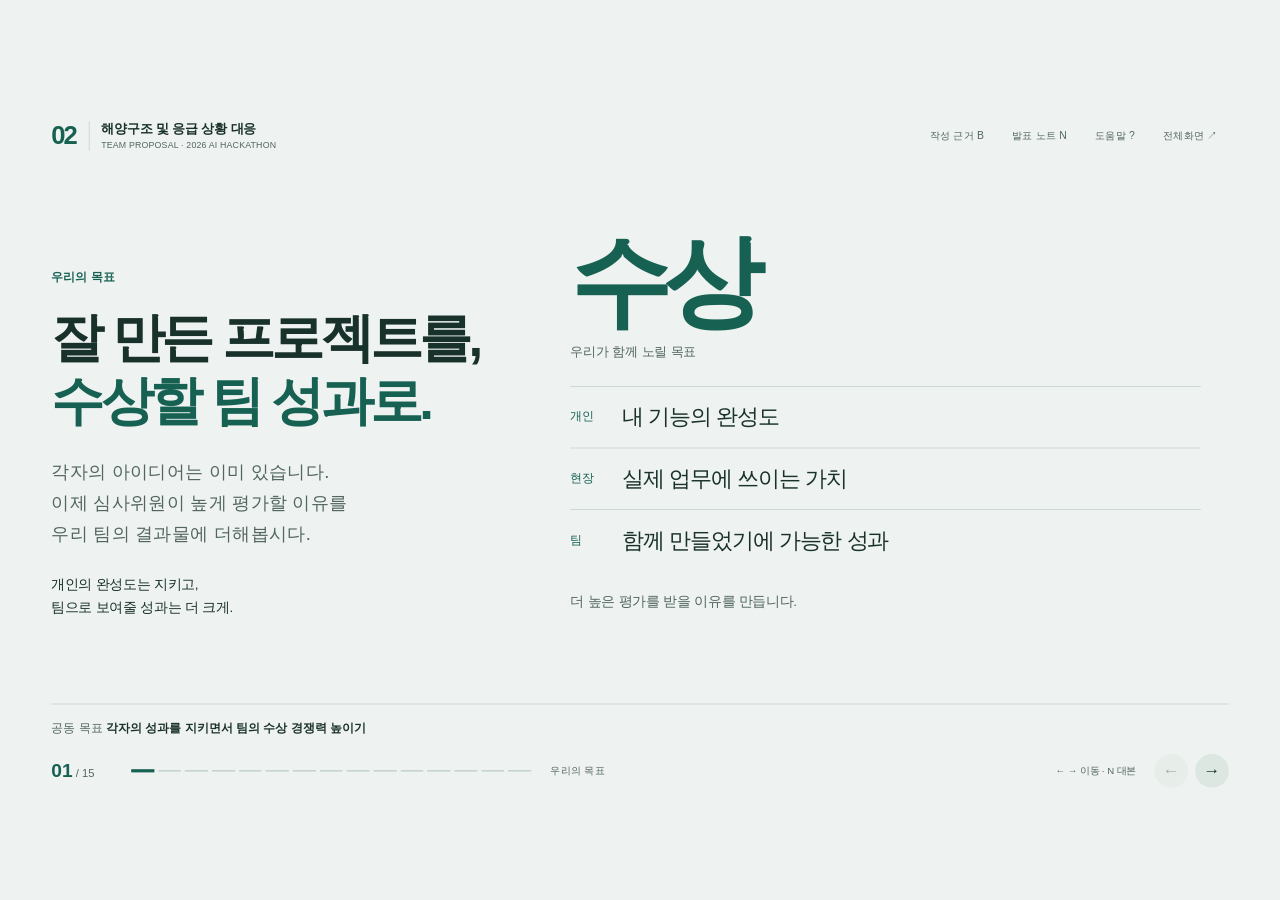
<file: AI_Situation_Room/presentation/team-before-mcp-revision.html>
<!doctype html><html lang="ko"><head><meta charset="utf-8"><meta name="viewport" content="width=device-width,initial-scale=1"><meta name="theme-color" content="#eef2f0"><title>2팀 협업 제안 · 수상할 팀 성과로</title>
<style>
/* Taste design read: technical team proposal, light structural editorial.
   DESIGN_VARIANCE 6 / MOTION_INTENSITY 3 / VISUAL_DENSITY 3.
   Native HTML/CSS; no external framework. Diagrams depict proposed information flow. */
@font-face{font-family:LocalKR;src:local('Pretendard'),local('Apple SD Gothic Neo'),local('Malgun Gothic');font-display:swap}
:root{--paper:#eef2f0;--ink:#19312b;--muted:#52665e;--accent:#176153;--rule:#c6d4cd;--soft:#dbe7e0;--white:#fbfdfc;--ease:cubic-bezier(.22,.72,.16,1);--scale:1}
*{box-sizing:border-box}html,body{margin:0;width:100%;height:100%;background:var(--paper);color:var(--ink);font-family:LocalKR,'Apple SD Gothic Neo',sans-serif;word-break:keep-all}body{overflow:hidden}button,a{-webkit-tap-highlight-color:transparent}button{font:inherit;color:inherit;cursor:pointer}button:focus-visible,a:focus-visible{outline:3px solid var(--accent);outline-offset:5px}button:disabled{opacity:.35;cursor:default}button:active{transform:scale(.96)}button{transition:background .2s var(--ease),transform .2s var(--ease)}::selection{background:#c0daca}#viewport{width:100%;height:100%;position:relative;overflow:hidden}#deck{width:1600px;height:900px;position:absolute;left:50%;top:50%;transform:translate(-50%,-50%) scale(var(--scale));overflow:hidden;background:var(--paper)}
header{position:absolute;top:34px;left:64px;right:64px;display:flex;align-items:center;justify-content:space-between;height:46px;z-index:4}.brand{display:flex;align-items:center;gap:14px;font-size:16px;font-weight:750}.brand-no{color:var(--accent);font-size:32px;letter-spacing:-.08em;border-right:1px solid var(--rule);padding-right:17px}.brand small{display:block;font-size:11px;color:var(--muted);font-weight:450;margin-top:3px;letter-spacing:.02em}.utilities{display:flex;gap:7px}.utilities button{background:transparent;border:0;padding:10px 14px;border-radius:30px;color:var(--muted);font-size:13px;white-space:nowrap}.utilities button:hover{background:var(--soft);color:var(--ink)}
#slide{position:absolute;inset:130px 64px 125px;display:grid;grid-template-columns:550px 1fr;gap:54px;align-items:center}.copy{align-self:center;z-index:2}.chapter{font-size:15px;font-weight:650;color:var(--accent);margin-bottom:28px}.copy h1{font-size:66px;line-height:1.18;letter-spacing:-.065em;font-weight:760;margin:0 0 30px}.copy h1 em{font-style:normal;color:var(--accent)}.lead{font-size:23px;line-height:1.7;color:var(--muted);margin:0;max-width:590px}.subline{font-size:17px;line-height:1.7;margin-top:30px;color:var(--ink);max-width:540px}.visual{height:560px;position:relative;perspective:1600px;align-self:center}.visual-foot{position:absolute;bottom:0;left:0;right:0;color:var(--muted);font-size:13px;line-height:1.6}.callout{position:absolute;left:64px;right:64px;bottom:92px;font-size:15px;line-height:1.5;color:var(--muted);border-top:1px solid var(--rule);padding-top:18px}.callout strong{color:var(--ink);font-weight:600}.callout span{margin-left:12px}.callout:empty{display:none}footer{position:absolute;bottom:28px;left:64px;right:64px;display:flex;align-items:center;gap:24px;z-index:4}.page{font-size:14px;color:var(--muted);min-width:76px}.page b{font-size:24px;color:var(--accent);font-weight:600}.progress{display:flex;gap:5px;max-width:500px;flex:1}.progress button{position:relative;height:30px;min-width:15px;flex:1;background:none;border:0;padding:0}.progress button:after{content:'';position:absolute;left:0;right:0;top:14px;height:2px;background:var(--rule)}.progress button.active:after{height:4px;top:13px;background:var(--accent)}.progress button.past:after{background:#709c87}.chapter-name{font-size:13px;color:var(--muted)}.controls{margin-left:auto;display:flex;gap:9px;align-items:center}.controls .hint{font-size:12px;color:var(--muted);margin-right:14px}.controls button{border:0;background:var(--soft);border-radius:50%;width:42px;height:42px;font-size:21px;display:grid;place-items:center}.controls button:hover{background:var(--accent);color:var(--white)}
/* Project cover: staggered physical planes communicate independent projects. */
.cover-composition{position:relative;height:100%;padding-top:60px}.cover-number{position:absolute;left:45px;top:0;font-size:270px;line-height:.9;color:#c9d9d0;font-weight:550;letter-spacing:-.09em}.cover-number span{position:absolute;left:29px;top:257px;font-size:13px;letter-spacing:.12em;white-space:nowrap;color:var(--muted)}.cover-project{position:absolute;right:0;width:420px;height:116px;background:var(--white);border-radius:16px;padding:24px 32px;box-shadow:0 25px 55px #2b5a4512;transform:rotate(-3deg);border:6px solid #e3ece7}.cover-project span{font-size:14px;color:var(--muted);display:block}.cover-project strong{font-size:32px;display:block;margin-top:8px;font-weight:650;letter-spacing:-.035em}.p1{top:25px;right:60px}.p2{top:161px;right:20px;transform:rotate(2deg)}.p3{top:298px;right:70px;transform:rotate(-2deg);background:var(--soft);border-color:#cfdfd5}.cover-result{position:absolute;left:58px;bottom:25px;right:10px;border-left:3px solid var(--accent);padding:5px 0 5px 22px}.cover-result b{display:block;font-size:26px;color:var(--accent)}.cover-result span{display:block;font-size:16px;margin-top:10px;color:var(--muted)}
/* Evidence sheets preserve provenance as separate, readable layers. */
.depth-stack{padding:8px 25px 0 0}.depth-sheet{min-height:140px;margin:0 0 22px;display:flex;align-items:center;gap:23px;padding:24px 26px;background:var(--white);border-radius:16px;border:6px solid #e2ebe5;box-shadow:0 18px 45px #355b4610;transform:rotate(-1deg)}.depth-sheet:nth-child(2){margin-left:28px;margin-right:-28px;transform:rotate(1deg)}.depth-sheet:nth-child(3){margin-left:10px;margin-right:-10px;transform:rotate(-.5deg);background:#e0ebe4;border-color:#d1e1d7}.sheet-index{font-size:28px;color:var(--accent);font-weight:400}.depth-sheet small{color:var(--muted);font-size:12px}.depth-sheet h3{font-size:27px;line-height:1.3;letter-spacing:-.04em;margin:7px 0 9px}.depth-sheet p{font-size:17px;color:var(--muted);line-height:1.5;margin:0}.flow-plane{padding:0 16px 0 25px;border-left:2px solid #98b3a3}.flow-step{display:flex;gap:23px;align-items:center;min-height:120px}.flow-step>span{font-size:22px;color:var(--accent);background:var(--paper);margin-left:-40px;padding:9px 0}.flow-step h3{font-size:27px;margin:0 0 9px;letter-spacing:-.04em}.flow-step p{font-size:18px;color:var(--muted);margin:0;line-height:1.6}
/* Three apps and a common incident, not a screenshot of an implemented product. */
.network{height:490px;position:relative}.orbit{position:absolute;inset:45px 50px 15px;border:1px solid #91b4a2;border-radius:50%;transform:rotate(-18deg)}.net-node{position:absolute;width:315px;padding:23px 24px;background:var(--white);border:6px solid #e2ebe5;border-radius:16px;box-shadow:0 22px 50px #29553e10}.net-node small{font-size:12px;color:var(--muted)}.net-node h3{font-size:31px;margin:9px 0;color:var(--accent)}.net-node p{font-size:16px;margin:10px 0 17px;color:var(--muted)}.net-node b{font-size:19px;font-weight:650}.net-node.field{left:0;top:0;transform:rotate(-2deg)}.net-node.aid{right:0;top:87px;transform:rotate(2deg)}.net-node.command{left:53px;top:288px;width:350px;background:#e0ebe4;border-color:#d1e1d7}.net-core{position:absolute;top:226px;left:347px;font-size:12px;text-align:center;color:var(--muted)}.net-core strong{display:block;font-size:35px;color:var(--accent);margin:4px}.net-core small{font-size:12px}.net-label{position:absolute;font-size:12px;color:var(--muted)}.net-label.up{left:0;top:238px}.net-label.across{right:0;top:335px;width:245px;text-align:center}
/* Wide chapters use the full stage for relationships, not another split. */
#slide[data-layout="wide"]{grid-template-columns:1fr;grid-template-rows:230px 1fr;gap:10px;align-items:start}.wide .copy{display:block}#slide[data-layout="wide"] .copy{position:relative;align-self:start}#slide[data-layout="wide"] .chapter{margin-bottom:15px}#slide[data-layout="wide"] h1{font-size:49px;line-height:1.2;margin-bottom:14px}#slide[data-layout="wide"] h1 br{display:none}#slide[data-layout="wide"] .lead{font-size:21px;line-height:1.5;max-width:1120px}#slide[data-layout="wide"] .lead br{display:none}#slide[data-layout="wide"] .subline{display:none}#slide[data-layout="wide"] .visual{height:360px;width:100%;align-self:start}#slide[data-layout="wide"] .depth-stack{display:grid;grid-template-columns:1.05fr 1.15fr 1fr;gap:32px;align-items:start;padding:0}#slide[data-layout="wide"] .depth-sheet{display:block;min-height:232px;transform:none;margin:0;padding:25px 28px;border:0;box-shadow:none;background:transparent;border-left:1px solid var(--rule);border-radius:0}#slide[data-layout="wide"] .depth-sheet:first-child{border-left:0;padding-left:0}#slide[data-layout="wide"] .depth-sheet:nth-child(2){margin-top:30px}#slide[data-layout="wide"] .depth-sheet:nth-child(3){margin-top:60px}#slide[data-layout="wide"] .sheet-index{font-size:48px;display:block;margin-bottom:12px;font-weight:450}#slide[data-layout="wide"] .depth-sheet h3{font-size:28px}#slide[data-layout="wide"] .depth-sheet p{font-size:19px;line-height:1.65}#slide[data-layout="wide"] .visual-foot{bottom:-3px}
/* Journey: the four stages form one continuous horizontal route. */
#slide[data-layout="journey"]{grid-template-columns:1fr;grid-template-rows:280px 1fr;gap:25px;align-items:start}#slide[data-layout="journey"] .copy{align-self:start}#slide[data-layout="journey"] .chapter{margin-bottom:17px}#slide[data-layout="journey"] h1{font-size:55px;line-height:1.2;margin-bottom:17px}#slide[data-layout="journey"] h1 br{display:none}#slide[data-layout="journey"] .lead{font-size:23px;max-width:1100px}#slide[data-layout="journey"] .lead br{display:none}#slide[data-layout="journey"] .subline{display:none}#slide[data-layout="journey"] .visual{height:285px;width:100%}#slide[data-layout="journey"] .flow-plane{display:grid;grid-template-columns:repeat(4,1fr);border:0;padding:0;gap:25px}#slide[data-layout="journey"] .flow-step{display:block;border-top:2px solid #aec6b9;padding:18px 8px 0 0;position:relative}#slide[data-layout="journey"] .flow-step>span{display:block;font-size:39px;margin:0;padding:0 0 15px}#slide[data-layout="journey"] .flow-step h3{font-size:24px;line-height:1.4}#slide[data-layout="journey"] .flow-step p{font-size:18px;line-height:1.6}#slide[data-layout="journey"] .visual-foot{bottom:-20px}
/* A spoken commitment receives one full-width typographic composition. */
#slide[data-layout="promise"]{display:block}#slide[data-layout="promise"] .copy{position:absolute;left:0;top:0;width:400px}#slide[data-layout="promise"] .copy h1{font-size:43px}#slide[data-layout="promise"] .lead,#slide[data-layout="promise"] .subline{display:none}#slide[data-layout="promise"] .visual{position:absolute;left:450px;right:0;top:0;height:615px}.promise-plane{background:#e0ebe4;border-radius:20px;border:8px solid #d1e1d7;padding:20px 48px 35px;height:100%;display:flex;flex-direction:column;justify-content:center}.quote-mark{font-size:125px;line-height:.8;color:var(--accent)}.promise-plane h3{font-size:43px;line-height:1.5;letter-spacing:-.045em;margin:0 0 17px}.promise-plane>p{font-size:15px;color:var(--muted)}.promise-items{display:flex;gap:25px;margin-top:35px;flex-wrap:wrap;max-width:700px}.promise-items>div{font-size:20px;line-height:1.6;border-top:1px solid #93b29f;padding-top:13px;flex:1;min-width:170px}.closing-composition{padding:0 24px}.one{font-size:240px;line-height:.95;font-weight:550;letter-spacing:-.075em;color:var(--accent)}.one span{font-size:13px;letter-spacing:.12em;display:inline-block;margin-left:25px;color:var(--muted)}.closing-composition h3{font-size:28px;line-height:1.5;margin:15px 0 24px;font-weight:550;letter-spacing:-.03em}.agreements{display:flex;gap:30px}.agreements p{font-size:19px}.agreements b{font-size:14px;color:var(--accent);margin-right:10px}.closing-composition>small{display:block;font-size:17px;color:var(--muted);margin-top:15px}
.reveal .copy{animation:arrive .65s var(--ease) both}.reveal .visual{animation:arrive .8s var(--ease) .07s both}@keyframes arrive{from{opacity:0;transform:translateY(22px)}to{opacity:1;transform:translateY(0)}}
.overlay{position:absolute;inset:95px 115px;z-index:10;background:#f7faf8;border:1px solid var(--rule);border-radius:20px;padding:48px 55px;overflow:auto;box-shadow:0 30px 90px #20433020}.overlay[hidden]{display:none}.close{position:absolute;right:22px;top:18px;border:0;background:var(--soft);border-radius:30px;padding:10px 18px;font-size:14px}.overlay h2{font-size:30px;letter-spacing:-.03em;margin:0 0 24px}.overlay p,.overlay li{font-size:22px;line-height:1.85;color:var(--muted)}.overlay .label{font-size:13px;color:var(--accent);margin-top:25px;font-weight:650}.overlay a{color:var(--accent);text-underline-offset:4px}.reference-item{margin-top:24px;padding-top:20px;border-top:1px solid var(--rule)}.reference-item small{font-size:14px;color:var(--muted)}.reference-item blockquote{font-size:19px;line-height:1.7;margin:12px 0}.overlay .grid{display:grid;grid-template-columns:2fr 1fr;gap:40px}.overlay .grid aside p{font-size:17px}.overlay button{border:0;background:var(--soft);border-radius:24px;padding:12px 18px}.sr-only{position:absolute;width:1px;height:1px;overflow:hidden;clip-path:inset(50%)}.toast{position:absolute;z-index:11;bottom:95px;left:50%;transform:translateX(-50%);background:var(--ink);color:var(--white);padding:14px 23px;border-radius:25px;font-size:15px}.toast[hidden]{display:none}
.reduce-motion *{animation:none!important;transition:none!important}@media(prefers-reduced-motion:reduce){*,*:before,*:after{animation:none!important;transition:none!important}}
@media(max-width:767px) and (orientation:portrait){body{overflow:auto}#viewport{height:auto;min-height:100dvh;overflow:visible}#deck{position:relative;width:100%;height:auto;min-height:100dvh;left:0;top:0;transform:none!important;overflow:visible;padding-bottom:130px}header{position:relative;top:auto;left:auto;right:auto;margin:16px;gap:8px;height:auto;align-items:flex-start}.brand{font-size:13px}.brand-no{font-size:25px}.brand small{font-size:9px}.utilities{flex-wrap:wrap;justify-content:flex-end;max-width:140px}.utilities button{font-size:11px;padding:7px}.utilities #fullBtn{display:none}#slide,#slide[data-layout]{position:relative;inset:auto;margin:48px 20px 0;display:block}.copy,#slide[data-layout="promise"] .copy{position:relative!important;width:auto!important;left:auto;top:auto}.chapter{font-size:13px;margin-bottom:18px}.copy h1,#slide[data-layout] h1{font-size:40px!important;line-height:1.25}.lead,#slide[data-layout] .lead{font-size:18px;line-height:1.7}.subline{font-size:15px}.visual,#slide[data-layout] .visual{position:relative!important;left:auto!important;right:auto!important;top:auto!important;width:100%!important;height:auto!important;margin-top:40px;padding-bottom:40px;perspective:none}.depth-stack,#slide[data-layout="wide"] .depth-stack{display:block;padding:0}.depth-sheet,#slide[data-layout="wide"] .depth-sheet{margin:14px 0!important;transform:none;min-height:0;padding:20px!important;border:0;border-top:1px solid var(--rule);border-radius:0;box-shadow:none;background:transparent}.depth-sheet h3,#slide[data-layout="wide"] .depth-sheet h3{font-size:23px}.depth-sheet p{font-size:16px}.sheet-index,#slide[data-layout="wide"] .sheet-index{font-size:22px}.flow-plane,#slide[data-layout="journey"] .flow-plane{display:block;padding:0 0 0 20px;border-left:1px solid var(--rule)}.flow-step,#slide[data-layout="journey"] .flow-step{min-height:0;margin-bottom:25px;display:flex;border:0;gap:18px;padding:0}.flow-step>span,#slide[data-layout="journey"] .flow-step>span{font-size:22px;margin:0;padding:0}.flow-step h3,#slide[data-layout="journey"] .flow-step h3{font-size:22px}.flow-step p{font-size:16px}.visual-foot,#slide[data-layout] .visual-foot{position:relative;bottom:auto;left:auto;margin-top:24px;font-size:12px}.network{height:auto}.orbit,.net-core,.net-label{display:none}.net-node,.net-node.field,.net-node.aid,.net-node.command{position:relative;left:auto;right:auto;top:auto;transform:none;width:100%;margin-bottom:15px}.cover-composition{padding:0;height:auto}.cover-number{position:relative;top:auto;left:auto;font-size:130px;margin-bottom:20px}.cover-number span{position:static;font-size:12px;margin-left:20px}.cover-project{position:relative;left:auto;right:auto;top:auto;width:100%;height:auto;margin-bottom:16px;transform:none;padding:18px 22px;border-width:4px}.cover-project strong{font-size:27px}.cover-result{position:relative;left:auto;bottom:auto;right:auto;margin-top:25px}.cover-result b{font-size:22px}.cover-result span{font-size:15px}.promise-plane{padding:30px 24px;border-width:4px}.promise-plane h3{font-size:29px}.promise-items{display:block;margin-top:20px}.promise-items>div{margin-top:12px;font-size:18px}.closing-composition{padding:0}.one{font-size:140px}.one span{font-size:10px;margin-left:15px}.closing-composition h3{font-size:24px}.agreements{display:block}.callout{position:relative;left:auto;right:auto;bottom:auto;margin:5px 20px;font-size:13px}footer{position:fixed;left:0;right:0;bottom:0;padding:10px 18px;background:#eef2ff00;background:var(--paper);border-top:1px solid var(--rule);gap:10px}.page{min-width:62px}.progress{max-width:none;gap:2px}.chapter-name,.controls .hint{display:none}.controls{margin-left:4px}.controls button{width:36px;height:36px}.overlay{position:fixed;inset:15px 12px 85px;padding:58px 22px 24px;overflow:auto}.overlay .grid{display:block}.overlay h2{font-size:24px}.overlay p,.overlay li{font-size:18px}.toast{position:fixed;bottom:80px;max-width:90%;font-size:13px}}
@media(max-width:767px) and (orientation:portrait){.progress{min-width:0}.progress button{min-width:0}.controls,.page{flex-shrink:0}.controls{gap:5px}}
/* Persuasion revision: stakes first, practical benefits next, API reveal at 7.
   Two full-width concept diagrams replace technical-list chapters. */
.award-opening{position:relative;height:100%;padding:0 35px 0 45px}.opening-word{font-size:126px;color:var(--accent);letter-spacing:-.08em;line-height:1.05;font-weight:650;margin:0 0 34px}.opening-word span{display:block;font-size:16px;letter-spacing:0;color:var(--muted);font-weight:450;margin-top:14px}.opening-step{display:flex;align-items:center;gap:25px;padding:20px 0;border-top:1px solid var(--rule)}.opening-step>span{font-size:15px;color:var(--accent);min-width:40px}.opening-step b{font-size:27px;font-weight:550;letter-spacing:-.035em}.award-opening>p{font-size:17px;line-height:1.6;color:var(--muted);margin-top:25px}.merit-grid{display:grid;grid-template-columns:1fr 1fr;gap:27px 34px;padding:0 5px 0 10px}.merit-item{min-height:212px;padding:25px 22px 20px 0;border-top:2px solid #aec7b9}.merit-item small{font-size:15px;color:var(--accent);font-weight:600}.merit-item h3{font-size:27px;line-height:1.4;letter-spacing:-.04em;margin:19px 0 14px}.merit-item p{font-size:18px;line-height:1.6;color:var(--muted);margin:0}.mismatch-scene{padding:8px 10px 0 0}.report-strip{background:var(--soft);border-radius:16px;border:6px solid #ccded2;padding:29px 32px;box-shadow:0 22px 50px #2b5a4510}.report-strip small{font-size:16px;color:var(--accent);font-weight:600}.report-strip h3{font-size:31px;line-height:1.5;letter-spacing:-.04em;margin:15px 0 12px}.report-strip p{font-size:17px;color:var(--muted);margin:0}.delay-caption{margin:38px 0 27px 33px;border-left:2px solid var(--accent);padding-left:20px;font-size:21px;color:var(--accent)}.lag-reports{display:grid;grid-template-columns:1fr 1fr;gap:28px;margin-left:33px}.lag-reports article{border-top:1px solid #b1c5b9;padding-top:20px}.lag-reports small{font-size:15px;color:var(--muted)}.lag-reports h3{font-size:24px;letter-spacing:-.03em;line-height:1.5;margin:12px 0}.lag-reports p{font-size:16px;line-height:1.6;color:var(--muted)}.accuracy-list{padding:0 6px}.accuracy-list article{display:grid;grid-template-columns:1fr 30px 1.05fr;gap:13px;align-items:center;padding:26px 0;border-top:1px solid var(--rule);min-height:153px}.accuracy-list small{font-size:14px;color:var(--muted)}.accuracy-list h3{font-size:22px;line-height:1.5;margin:10px 0 0;letter-spacing:-.03em}.accuracy-list article>span{font-size:28px;color:var(--accent)}.accuracy-list b{font-size:24px;color:var(--accent);font-weight:600;letter-spacing:-.04em}.accuracy-list p{font-size:17px;color:var(--muted);line-height:1.6;margin:10px 0 0}.award-proof{padding:0 8px}.award-proof article{display:grid;grid-template-columns:115px 1fr;gap:22px;border-top:1px solid var(--rule);padding:24px 0;min-height:124px;align-items:center}.award-proof article>b{font-size:20px;color:var(--accent);font-weight:650}.award-proof h3{font-size:24px;line-height:1.5;letter-spacing:-.045em;margin:0 0 9px}.award-proof p{font-size:16px;line-height:1.6;color:var(--muted);margin:0}.closing-merit{font-size:39px;line-height:1.5;letter-spacing:-.045em;font-weight:600;padding-top:25px}.closing-merit span{display:block;color:var(--accent);font-size:35px;font-weight:400;line-height:1.2;margin:10px 0}.closing-award{margin-top:45px;padding-top:30px;border-top:1px solid #9cbdab;font-size:27px;line-height:1.55}.closing-award strong{font-size:38px;color:var(--accent);letter-spacing:-.035em;font-weight:650}
#slide[data-layout="concept"]{display:block}#slide[data-layout="concept"] .copy{position:absolute;left:0;right:0;top:0}#slide[data-layout="concept"] .chapter{margin-bottom:17px}#slide[data-layout="concept"] h1{font-size:45px;line-height:1.22;letter-spacing:-.045em;margin:0 0 15px}#slide[data-layout="concept"] h1 br{display:none}#slide[data-layout="concept"] .lead{font-size:21px;line-height:1.6;max-width:1400px}#slide[data-layout="concept"] .lead br{display:none}#slide[data-layout="concept"] .subline{display:none}#slide[data-layout="concept"] .visual{position:absolute;left:0;right:0;top:185px;height:437px;width:100%;margin:0}.reasoning-map{position:relative;height:100%;width:100%}.map-input{position:absolute;top:37px;left:0;width:265px;padding:14px 12px 0 0}.map-input small,.map-output small{font-size:15px;color:var(--accent);font-weight:550}.map-input h3,.map-output h3{font-size:30px;line-height:1.45;letter-spacing:-.035em;margin:14px 0 18px}.map-input p,.map-output p{font-size:18px;line-height:1.6;color:var(--muted);margin:0}.reasoning-core{position:absolute;left:350px;top:0;width:705px;height:194px;background:var(--soft);border:6px solid #cfdfd4;border-radius:18px;padding:25px 31px}.reasoning-core>small{font-size:15px;color:var(--accent)}.reasoning-core h3{font-size:28px;line-height:1.4;margin:10px 0 17px;letter-spacing:-.04em}.reasoning-core h3 br{display:none}.core-questions{display:flex;gap:23px;font-size:16px;color:var(--muted)}.map-arrow{position:absolute;top:76px;font-size:40px;color:var(--accent)}.a1{left:278px}.a2{left:1092px}.map-output{position:absolute;right:0;top:30px;width:270px;padding-left:30px}.rag-bridge{position:absolute;left:363px;top:208px;width:680px;height:34px;display:flex;justify-content:space-between;align-items:center;gap:17px}.rag-bridge span{font-size:14px;color:var(--muted)}.rag-bridge b{font-size:20px;color:var(--accent);font-weight:600}.manual-bank{position:absolute;left:350px;top:264px;width:705px;display:grid;grid-template-columns:repeat(3,1fr);gap:20px}.manual-bank article{background:var(--white);padding:19px 22px;border-top:2px solid #7fa58e;box-shadow:0 16px 26px #3a5e4410}.manual-bank small{font-size:15px;color:var(--accent);display:block;margin-bottom:10px}.manual-bank b{font-size:18px;display:block;font-weight:550}.map-conclusion{position:absolute;bottom:0;left:350px;right:0;font-size:19px;line-height:1.6;color:var(--accent);font-weight:550}.integration-map{display:grid;grid-template-columns:265px 55px 660px 55px 1fr;align-items:start;gap:16px;height:100%;position:relative}.source-column{padding-top:5px}.source-column article{padding:21px 22px 20px;border-top:1px solid #b0c8b9;margin-bottom:12px}.source-column small{font-size:14px;color:var(--muted)}.source-column h3{font-size:24px;margin:10px 0 0;letter-spacing:-.03em}.integration-arrow{font-size:35px;color:var(--accent);align-self:start;padding-top:143px}.integration-center{background:var(--soft);border:6px solid #ccded2;border-radius:18px;min-height:346px;padding:20px 28px 18px}.hub-title{display:flex;align-items:center;justify-content:space-between;border-bottom:1px solid #adc6b6;padding-bottom:16px}.hub-title small{color:var(--accent);font-size:15px}.hub-title h3{margin:0;font-size:30px;letter-spacing:-.03em;color:var(--accent)}.tech-bands{padding-top:8px}.tech-bands>div{display:flex;align-items:center;justify-content:space-between;gap:24px;min-height:58px}.tech-bands b{font-size:21px;font-weight:600;letter-spacing:-.03em}.tech-bands span{font-size:18px;color:var(--muted)}.integration-result{padding:15px 0 0 18px}.integration-result small{font-size:14px;color:var(--muted)}.integration-result h3{font-size:25px;line-height:1.4;letter-spacing:-.03em;margin:20px 0 6px;color:var(--accent)}.integration-result p{font-size:17px;color:var(--muted);line-height:1.5;margin:0}.education-return{position:absolute;bottom:6px;left:347px;right:0;display:flex;gap:20px;align-items:center;font-size:20px;letter-spacing:-.03em}.education-return strong{font-weight:550}.education-return span{color:var(--accent)}
@media(max-width:767px) and (orientation:portrait){.award-opening{padding:0 0 15px}.opening-word{font-size:95px;margin-bottom:30px}.opening-step{gap:20px;padding:18px 0}.opening-step b{font-size:22px}.merit-grid{grid-template-columns:1fr;gap:5px;padding:0}.merit-item{min-height:0;padding:20px 0}.merit-item h3{font-size:24px}.merit-item p{font-size:17px}.mismatch-scene{padding:0}.report-strip{padding:20px;border-width:4px}.report-strip h3{font-size:24px}.delay-caption{margin:27px 0;font-size:19px}.lag-reports{grid-template-columns:1fr;margin:0;gap:12px}.lag-reports h3{font-size:22px}.accuracy-list article{grid-template-columns:1fr;gap:13px;padding:25px 0}.accuracy-list article>span{transform:rotate(90deg);justify-self:start}.accuracy-list b{font-size:23px}.award-proof article{grid-template-columns:1fr;gap:10px;padding:22px 0}.award-proof h3{font-size:22px}.award-proof p{font-size:16px}.closing-merit{font-size:29px;padding-top:0}.closing-award{margin-top:30px;font-size:23px}.closing-award strong{font-size:29px}#slide[data-layout="concept"] .copy{position:relative;top:auto;left:auto;right:auto}#slide[data-layout="concept"] .lead br{display:initial}#slide[data-layout="concept"] .visual{margin-top:32px;padding-bottom:0}.reasoning-map{height:auto}.map-input,.reasoning-core,.map-output,.rag-bridge,.manual-bank,.map-conclusion{position:relative;top:auto;left:auto;right:auto;bottom:auto;width:100%;height:auto;margin:0 0 25px;padding:0}.map-input h3,.map-output h3{font-size:25px}.map-arrow{display:none}.reasoning-core{padding:22px;border-width:4px}.reasoning-core h3{font-size:25px}.reasoning-core h3 br{display:initial}.core-questions{flex-direction:column;gap:12px;font-size:16px}.rag-bridge{display:block;line-height:1.6}.rag-bridge span{display:block;margin:8px 0}.rag-bridge b{font-size:22px}.manual-bank{gap:10px;grid-template-columns:1fr}.manual-bank article{padding:20px}.manual-bank b{font-size:18px}.map-conclusion{font-size:18px;padding-top:12px}.integration-map{display:block;height:auto}.source-column{display:grid;grid-template-columns:1fr;padding:0}.source-column article{margin-bottom:10px;padding:20px 0}.integration-arrow{padding:0;font-size:30px;margin:10px 0;transform:rotate(90deg);display:inline-block}.integration-center{min-height:0;padding:20px;border-width:4px}.hub-title{display:block}.hub-title h3{font-size:28px;margin-top:10px}.tech-bands>div{display:block;min-height:0;padding:17px 0}.tech-bands b{display:block;font-size:21px}.tech-bands span{display:block;font-size:17px;margin-top:8px}.integration-result{padding:8px 0 20px}.education-return{position:relative;left:auto;right:auto;bottom:auto;display:block;padding:20px 0 0;font-size:20px;line-height:1.6}.education-return span{display:block;transform:rotate(90deg);width:25px;margin:6px 0}}

</style></head><body><div id="viewport"><main id="deck" aria-label="2팀 협업 제안 발표자료"><header><div class="brand"><span class="brand-no">02</span><div>해양구조 및 응급 상황 대응<small>TEAM PROPOSAL · 2026 AI HACKATHON</small></div></div><nav class="utilities" aria-label="발표 도구"><button id="sourcesBtn">작성 근거 B</button><button id="notesBtn">발표 노트 N</button><button id="helpBtn">도움말 ?</button><button id="fullBtn">전체화면 ↗</button></nav></header><section id="slide" class="reveal"><div class="copy"><div class="chapter" id="chapter"></div><h1 id="headline"></h1><p class="lead" id="lead"></p><p class="subline" id="subline"></p></div><section class="visual" id="visual" aria-label="협업 제안 도식"></section></section><div class="callout" id="callout"></div><footer><div class="page"><b id="pageNum">01</b> / 15</div><nav class="progress" id="progress" aria-label="장면 선택"></nav><span class="chapter-name" id="chapterName"></span><div class="controls"><span class="hint">← → 이동 · N 대본</span><button id="prev" aria-label="이전 장면">←</button><button id="next" aria-label="다음 장면">→</button></div></footer><aside class="overlay" id="overlay" role="dialog" aria-modal="true" aria-labelledby="overlayTitle" hidden><button class="close" id="closeOverlay">닫기 Esc</button><h2 id="overlayTitle"></h2><div id="overlayBody"></div></aside><div class="toast" id="toast" role="status" hidden></div><div id="announce" class="sr-only" aria-live="polite"></div></main></div><script>
'use strict';
const slides=[{"scene": 10, "chapter": "우리의 목표", "title": "잘 만든 프로젝트를,<br><em>수상할 팀 성과로.</em>", "lead": "각자의 아이디어는 이미 있습니다.<br>이제 심사위원이 높게 평가할 이유를<br>우리 팀의 결과물에 더해봅시다.", "sub": "개인의 완성도는 지키고,<br>팀으로 보여줄 성과는 더 크게.", "visual": "<div class=\"award-opening\"><div class=\"opening-word\">수상<span>우리가 함께 노릴 목표</span></div><div class=\"opening-step\"><span>개인</span><b>내 기능의 완성도</b></div><div class=\"opening-step\"><span>현장</span><b>실제 업무에 쓰이는 가치</b></div><div class=\"opening-step\"><span>팀</span><b>함께 만들었기에 가능한 성과</b></div><p>더 높은 평가를 받을 이유를 만듭니다.</p></div>", "note": "우리 각자 만들고 싶은 프로젝트가 있습니다. 저는 그 아이디어를 살리면서, 이번에는 수상까지 목표로 해봤으면 합니다. 그러려면 각 기능을 잘 만드는 데 더해, 우리 팀이 무엇을 함께 해결했는지 보여줄 필요가 있습니다. 지금부터 각자에게 어떤 이점이 있고, 왜 더 좋은 평가를 기대할 수 있는지 말씀드리겠습니다.", "layout": "split", "seconds": 20, "refs": ["merit", "brief"], "call": "공동 목표 <strong>각자의 성과를 지키면서 팀의 수상 경쟁력 높이기</strong>", "cue": "API나 구현 방식은 아직 꺼내지 않습니다. 수상 목표와 각자의 이점으로 관심을 모읍니다.", "proof": "공동 시연의 실제 실행과 역할별 기여를 같은 사건 기록으로 확인한다.", "eyebrow": "우리의 목표", "label": "우리의 목표", "why": "우리의 목표를 수상 경쟁력과 팀원의 이점으로 연결한다.", "source": "팀원 설득용 수상 전략 개정 · 사용자 발표자료 제작 요청", "time": "0:00–0:20"}, {"scene": 10, "chapter": "높게 평가받을 이유", "title": "평가에서 더 인정받을<br><em>네 가지 이유.</em>", "lead": "배운 기술이 실제 업무에 쓰이고,<br>함께 만든 결과가 눈에 보일 때<br>설득할 근거가 늘어납니다.", "sub": "수상 전략: 교육성과·기술 완성도·협업·현장성", "visual": "<div class=\"merit-grid\"><article class=\"merit-item\"><small>교육 활용</small><h3>배운 것을 한 업무에 적용</h3><p>기술별 결과가 실제 대응안에 쓰이는 과정</p></article><article class=\"merit-item\"><small>기술 완성도</small><h3>입력부터 후속 조치까지 완성</h3><p>앞 단계의 결과를 다음 단계가 사용하는 동작</p></article><article class=\"merit-item\"><small>협업</small><h3>역할별 기여가 함께 작동</h3><p>각자의 기능이 다른 사람의 업무에 주는 도움</p></article><article class=\"merit-item\"><small>현장 가치</small><h3>변경·누락을 확인하는 구조</h3><p>정보가 바뀌면 판단도 함께 검토되는 모습</p></article></div><div class=\"visual-foot\">제공 커리큘럼을 바탕으로 한 수상 전략 · 공식 가산점 항목·배점은 미확인</div>", "note": "제가 보는 평가상의 강점은 네 가지입니다. 첫째, 교육에서 배운 기술을 실제 업무에 적용했다는 점입니다. 둘째, 입력부터 후속 대응까지 작동해 기술 완성도를 보여줄 수 있습니다. 셋째, 팀원의 기여가 서로의 기능에 쓰이면 협업의 결과가 분명해집니다. 넷째, 현장의 변경과 누락을 다루면 업무 적용 가치도 설명할 수 있습니다. 공식 가산점이나 배점은 아직 확인되지 않았지만, 이런 결과를 증명하는 것이 더 높은 평가를 노릴 근거라고 생각합니다.", "layout": "split", "seconds": 40, "refs": ["curriculum", "merit"], "call": "평가를 설득하는 방식 <strong>이점이 있다 → 왜 생기는가 → 실제로 보여준다</strong>", "cue": "장면의 이점과 그 이유를 연결해서 말합니다.", "proof": "공동 시연의 실제 실행과 역할별 기여를 같은 사건 기록으로 확인한다.", "eyebrow": "높게 평가받을 이유", "label": "높게 평가받을 이유", "why": "높게 평가받을 이유를 수상 경쟁력과 팀원의 이점으로 연결한다.", "source": "사용자 제공 교육 커리큘럼 · 팀원 설득용 수상 전략 개정", "time": "0:20–1:00"}, {"scene": 10, "chapter": "각자에게 돌아오는 이점", "title": "내 프로젝트의 가치를<br><em>더 크게 보여줄 기회.</em>", "lead": "원하는 기능은 직접 완성하고,<br>그 결과가 다른 업무에 쓰이는 모습까지<br>자신의 성과로 보여줄 수 있습니다.", "sub": "아이디어·화면·개발 방식을 존중합니다.<br>공동 작업의 부담은 나누겠습니다.", "visual": "<div class=\"depth-stack\"><article class=\"depth-sheet\"><span class=\"sheet-index\">01</span><div><small>개발 자율성</small><h3>내가 만들고 싶은 기능을 유지</h3><p>현재 프로젝트와 전문성을 그대로 살리기</p></div></article><article class=\"depth-sheet\"><span class=\"sheet-index\">02</span><div><small>성과의 확장</small><h3>다음 업무에 쓰이는 결과까지</h3><p>단독 기능 시연에 현장 활용 장면을 더하기</p></div></article><article class=\"depth-sheet\"><span class=\"sheet-index\">03</span><div><small>개발 지원</small><h3>막히는 문제를 함께 해결</h3><p>공동 시연 준비와 개발 문제 해결 지원</p></div></article></div><div class=\"visual-foot\"></div>", "note": "각자에게도 분명한 이점이 있어야 합니다. 만들고 싶은 기능과 화면은 그대로 가져가시면 됩니다. 여기에 내 결과가 다른 업무에서 어떻게 쓰이는지까지 보여줄 수 있다면, 프로젝트의 활용 가치를 더 크게 설명할 수 있습니다. 공동 작업에서 생기는 개발 부담은 제가 최대한 함께 해결하겠습니다.", "layout": "wide", "seconds": 25, "refs": ["merit", "brief"], "call": "개인의 이점 <strong>개발 자율성 · 더 넓은 활용 장면 · 문제 해결 지원</strong>", "cue": "장면의 이점과 그 이유를 연결해서 말합니다.", "proof": "공동 시연의 실제 실행과 역할별 기여를 같은 사건 기록으로 확인한다.", "eyebrow": "각자에게 돌아오는 이점", "label": "각자에게 돌아오는 이점", "why": "각자에게 돌아오는 이점를 수상 경쟁력과 팀원의 이점으로 연결한다.", "source": "팀원 설득용 수상 전략 개정 · 사용자 발표자료 제작 요청", "time": "1:00–1:25"}, {"scene": 10, "chapter": "2팀에 이미 있는 강점", "title": "우리는 한 사고의<br><em>서로 다른 순간을 맡습니다.</em>", "lead": "현장 구조를 보는 사람,<br>응급 지원을 보는 사람,<br>전체 상황을 보는 사람이 한 팀에 있습니다.", "sub": "2팀 · 신진섭 · 채민주 · 김대성 · 송민주", "visual": "<div class=\"depth-stack\"><article class=\"depth-sheet\"><span class=\"sheet-index\">01</span><div><small>신진섭 · Link-One</small><h3>현장 구조</h3><p>누가 어디서 어떤 상태로 구조됐는가</p></div></article><article class=\"depth-sheet\"><span class=\"sheet-index\">02</span><div><small>채민주 · RESAID AI</small><h3>응급 지원</h3><p>대상자의 상태와 필요한 확인은 무엇인가</p></div></article><article class=\"depth-sheet\"><span class=\"sheet-index\">03</span><div><small>김대성·송민주 · AI 상황실</small><h3>종합 상황</h3><p>여러 보고를 보고 어떤 대응을 검토할 것인가</p></div></article></div><div class=\"visual-foot\">기존 신청 과제의 역할 기준 · 세부 분담은 팀에서 조정</div>", "note": "우리 팀의 구성은 이 목표에 잘 맞습니다. 신진섭님의 Link-One은 현장 구조를, 채민주님의 RESAID AI는 응급 지원을 다룹니다. 김대성과 송민주가 맡은 AI 상황실은 여러 보고를 종합합니다. 같은 해양사고 안에서 서로의 결과가 필요해지는 세 역할이 이미 모여 있습니다.", "layout": "split", "seconds": 25, "refs": ["roster", "projects", "merit"], "call": "우리 팀의 기회 <strong>현장 구조 · 응급 지원 · 종합 상황이 같은 사고에 필요하다</strong>", "cue": "장면의 이점과 그 이유를 연결해서 말합니다.", "proof": "공동 시연의 실제 실행과 역할별 기여를 같은 사건 기록으로 확인한다.", "eyebrow": "2팀에 이미 있는 강점", "label": "2팀에 이미 있는 강점", "why": "2팀에 이미 있는 강점를 수상 경쟁력과 팀원의 이점으로 연결한다.", "source": "최신 팀 편성 이미지 · 4번 · 신청팀 분석 및 팀 구성 · 2번 · 팀원 설득용 수상 전략 개정", "time": "1:25–1:50"}, {"scene": 10, "chapter": "현장에서 생기는 빈틈", "title": "한쪽 정보가 바뀌면,<br><em>다른 판단은 괜찮을까요?</em>", "lead": "현장에서 대상자의 상태를 정정했는데,<br>응급 지원과 상황실에 이전 정보가 남으면<br>다시 확인해야 할 일이 생깁니다.", "sub": "가상 예시: 상태 변경 보고가 늦게 전달된 상황", "visual": "<div class=\"mismatch-scene\"><div class=\"report-strip fresh\"><small>현장 구조</small><h3>“대상자 상태가 바뀌었습니다.”</h3><p>새로운 현장 보고</p></div><div class=\"delay-caption\">이 변경을 다른 곳도 알고 있을까요?</div><div class=\"lag-reports\"><article><small>응급 지원</small><h3>변경 전 상태로 검토</h3><p>추가 확인이 늦어질 수 있음</p></article><article><small>상황실</small><h3>이전 현황으로 종합</h3><p>지원 검토가 달라질 수 있음</p></article></div></div>", "note": "가상 상황 하나를 생각해 보겠습니다. 현장에서 구조 대상자의 상태를 정정했습니다. 그런데 응급 지원은 변경 전 상태를 보고 있고, 상황실도 이전 현황을 보고 있다면 어떨까요? 개별 기능이 잘 작동해도 새 정보가 전달되지 않으면 다시 확인하거나 같은 내용을 여러 번 입력해야 합니다. 우리가 함께 해결할 수 있는 현장의 빈틈이 바로 여기에 있습니다.", "layout": "split", "seconds": 30, "refs": ["merit", "brief"], "call": "해결할 문제 <strong>서로 다른 최신 정보 · 전달 누락 · 반복 확인</strong>", "cue": "장면의 이점과 그 이유를 연결해서 말합니다.", "proof": "공동 시연의 실제 실행과 역할별 기여를 같은 사건 기록으로 확인한다.", "eyebrow": "현장에서 생기는 빈틈", "label": "현장에서 생기는 빈틈", "why": "현장에서 생기는 빈틈를 수상 경쟁력과 팀원의 이점으로 연결한다.", "source": "팀원 설득용 수상 전략 개정 · 사용자 발표자료 제작 요청", "time": "1:50–2:20"}, {"scene": 10, "chapter": "심사위원에게 보여줄 장면", "title": "변경 보고 하나로,<br><em>다음 판단까지 바뀐다면.</em>", "lead": "현장 정정이 반영되고,<br>필요한 확인이 돌아오고,<br>그 근거로 대응안이 갱신되는 장면입니다.", "sub": "그 과정에서 각 프로젝트의 기여가 드러납니다.", "visual": "<div class=\"flow-plane\"><div class=\"flow-step\"><span>01</span><div><h3>현장 보고</h3><p>대상자 상태의 변경을 전달</p></div></div><div class=\"flow-step\"><span>02</span><div><h3>전문 검토</h3><p>새 상태에 필요한 정보 확인</p></div></div><div class=\"flow-step\"><span>03</span><div><h3>종합 판단</h3><p>확인 결과와 근거로 대응안 갱신</p></div></div><div class=\"flow-step\"><span>04</span><div><h3>현장 피드백</h3><p>바뀐 이유와 추가 확인사항 공유</p></div></div></div><div class=\"visual-foot\">제안하는 공동 시연 · 정보 전달과 갱신의 실제 동작으로 증명</div>", "note": "이제 반대의 장면을 보여주면 됩니다. 현장의 변경 보고가 들어오자 응급 지원에서 필요한 확인을 하고, 상황실이 근거를 모아 대응안을 갱신합니다. 결과가 다시 현장에 전달되는 겁니다. 이 장면 하나에서 현장성, 협업, 판단의 근거를 함께 보여줄 수 있습니다. 그러면 각자 만든 프로젝트로 이 흐름을 어떻게 만들 수 있을까요?", "layout": "journey", "seconds": 25, "refs": ["merit", "brief"], "call": "심사에 남길 장면 <strong>새 정보 → 전문 검토 → 대응안 갱신 → 현장 피드백</strong>", "cue": "마지막 문장에서 한 박자 멈춘 뒤 7장으로 넘깁니다. 여기까지 연결 방식은 공개하지 않습니다.", "proof": "공동 시연의 실제 실행과 역할별 기여를 같은 사건 기록으로 확인한다.", "eyebrow": "심사위원에게 보여줄 장면", "label": "심사위원에게 보여줄 장면", "why": "심사위원에게 보여줄 장면를 수상 경쟁력과 팀원의 이점으로 연결한다.", "source": "팀원 설득용 수상 전략 개정 · 사용자 발표자료 제작 요청", "time": "2:20–2:45"}, {"scene": 10, "chapter": "우리의 제안", "title": "각자 만들고,<br><em>API로 함께 완성합시다.</em>", "lead": "프로젝트의 결과를 주고받는<br>작은 연결부를 더하면,<br>각자의 기능으로 공동 시연을 만들 수 있습니다.", "sub": "API는 서로의 정보를 주고받는 약속입니다.<br>개별 프로젝트는 독립적으로 유지합니다.", "visual": "<div class=\"network\"><div class=\"orbit\"></div><div class=\"net-node field\"><small>FIELD / 현장 구조</small><h3>Link-One</h3><p>구조 현황 · 대상자 상태</p><b>신진섭</b></div><div class=\"net-node aid\"><small>CARE / 응급 지원</small><h3>RESAID AI</h3><p>상태 해석 · 추가 확인 요청</p><b>채민주</b></div><div class=\"net-node command\"><small>COMMAND / 종합 판단</small><h3>AI 상황실</h3><p>근거 종합 · 임무와 계획 갱신</p><b>김대성 · 송민주</b></div><div class=\"net-label up\">상태 보고 ↑ ↓ 확인 요청</div><div class=\"net-label across\">응급 지원 요청 ⇄ 결과·근거</div><div class=\"net-core\">하나의 사건<br><strong>API</strong><small>연동 제안</small></div></div><div class=\"visual-foot\">연결선은 제안한 정보 흐름 · 실제 송수신 결과는 구현 후 확인</div>", "note": "제안은 간단합니다. 각자의 프로젝트는 자유롭게 개발하고, 마지막에 API로 필요한 결과를 주고받읍시다. API는 서로 다른 프로그램이 정보를 교환하는 약속입니다. Link-One이 현장 정보를 보내면 상황실이 받고, RESAID AI의 검토와 필요한 확인을 주고받은 뒤 결과를 다시 현장에 공유하는 방식입니다. 각자 만든 기능을 살리면서, 한 팀이 완성한 대응 흐름을 보여줄 수 있습니다.", "layout": "split", "seconds": 35, "refs": ["brief", "projects", "merit"], "call": "연결이 더하는 가치 <strong>개별 완성도 + 실제 연동 기술 + 공동 대응 시연</strong>", "cue": "장면의 이점과 그 이유를 연결해서 말합니다.", "proof": "공동 시연의 실제 실행과 역할별 기여를 같은 사건 기록으로 확인한다.", "eyebrow": "우리의 제안", "label": "우리의 제안", "why": "우리의 제안를 수상 경쟁력과 팀원의 이점으로 연결한다.", "source": "사용자 발표자료 제작 요청 · 신청팀 분석 및 팀 구성 · 2번 · 팀원 설득용 수상 전략 개정", "time": "2:45–3:20"}, {"scene": 10, "chapter": "중심 기술 1 / 판단과 근거", "title": "AI가 상황을 읽고,<br><em>RAG가 근거를 더합니다.</em>", "lead": "복합 사고에 필요한 여러 지침을 찾아,<br>현재 상황과 함께 검토하도록 설계합니다.", "sub": "", "visual": "<div class=\"reasoning-map\"><div class=\"map-input\"><small>현장 보고</small><h3>“충돌 후 화재,<br>일부 인명 추락”</h3><p>서로 겹친 사고 상황</p></div><div class=\"map-arrow a1\">→</div><div class=\"reasoning-core\"><small>AI 상황실 · 상황 해석과 종합</small><h3>상황을 이해하고 <br>필요한 대응을 검토</h3><div class=\"core-questions\"><span>무슨 위험인가?</span><span>어떤 근거가 필요한가?</span><span>무엇을 더 확인할까?</span></div></div><div class=\"map-arrow a2\">→</div><div class=\"map-output\"><small>사람에게 제시</small><h3>이유가 있는<br>대응 제안</h3><p>근거 · 미확인사항<br>확인 질문</p></div><div class=\"rag-bridge\"><span>관련 근거 요청 ↓</span><b>RAG · 필요한 구절 검색</b><span>찾은 근거 제공 ↑</span></div><div class=\"manual-bank\"><article><small>충돌</small><b>선체·사건 확인</b></article><article><small>화재</small><b>위험·적용 조건</b></article><article><small>인명 구조</small><b>대상자·구조 현황</b></article></div><div class=\"map-conclusion\">AI는 상황에 맞춰 종합하고, 매뉴얼은 그 판단의 근거를 제공합니다.</div></div>", "note": "그 중심에는 AI 상황실이 있습니다. 첨부한 스토리의 핵심을 두 장으로 설명드리겠습니다. 먼저 AI가 현재 상황을 해석하고, RAG가 필요한 매뉴얼 구절을 찾아 근거로 제공합니다. 충돌과 화재, 인명 추락이 함께 일어나면 관련 지침을 함께 검토하는 겁니다. AI는 그 근거와 현장 정보를 종합해 대응안을 제안합니다. 법령과 필수 절차를 지키고, 사람이 최종 판단하는 구조입니다.", "layout": "concept", "seconds": 40, "refs": ["story", "ragpaper", "state"], "call": "핵심 개념 <strong>상황을 해석하는 AI + 여러 지침을 찾는 RAG → 근거 있는 대응안</strong>", "cue": "왼쪽 신고 → 중앙 AI → 아래 다중 매뉴얼 → 오른쪽 대응안 순으로 짚습니다.", "proof": "벡터 검색 질의·실제 구절·적용 조건·제안의 연결을 확인한다. 벡터 RAG는 추가 구현 목표다.", "eyebrow": "중심 기술 1 / 판단과 근거", "label": "중심 기술 1 / 판단과 근거", "why": "중심 기술 1 / 판단과 근거를 수상 경쟁력과 팀원의 이점으로 연결한다.", "source": "AI_situation_room_RAG_story.md · Lewis et al. · NeurIPS 2020 · 13_현재상태_요구사항_인수인계.md", "time": "3:20–4:00"}, {"scene": 10, "chapter": "중심 기술 2 / 교육내용의 집약", "title": "배운 기술이 모여,<br><em>한 번의 판단에 쓰입니다.</em>", "lead": "AI 상황실은 현장·응급·지침을 모아 해석하는 기술 집약부입니다.<br>각 프로젝트의 전문 정보가 있어야 종합 판단의 재료가 완성됩니다.", "sub": "", "visual": "<div class=\"integration-map\"><div class=\"source-column\"><article><small>Link-One</small><h3>현장 구조 정보</h3></article><article><small>RESAID AI</small><h3>응급 지원 정보</h3></article><article><small>매뉴얼·지침</small><h3>대응의 근거</h3></article></div><div class=\"integration-arrow\">⇄</div><div class=\"integration-center\"><div class=\"hub-title\"><small>우리 팀의 기술 집약부</small><h3>AI 상황실</h3></div><div class=\"tech-bands\"><div><b>자연어 처리</b><span>보고의 의미 이해</span></div><div><b>임베딩 · RAG</b><span>관련 근거 검색</span></div><div><b>Agent · 도구 연동</b><span>전문 검토·정보 확인</span></div><div><b>신뢰성 검증</b><span>누락·충돌·출처 대조</span></div></div></div><div class=\"integration-arrow\">→</div><div class=\"integration-result\"><small>한 사건의 결과</small><h3>대응 제안</h3><p>왜 필요한가</p><h3>확인 질문</h3><p>무엇이 부족한가</p><h3>변경 이유</h3><p>어떤 정보가 바뀌었나</p></div><div class=\"education-return\"><strong>교육에서 배운 기술</strong><span>→</span><strong>각자의 전문 정보</strong><span>→</span><strong>하나의 업무 결과</strong></div></div>", "note": "두 번째는 교육 활용입니다. 현장 구조 정보와 응급 지원 정보, 지침의 근거가 중앙의 AI 상황실에 모입니다. 여기에서 자연어 처리로 보고를 이해하고, 임베딩과 RAG로 근거를 찾고, 에이전트와 도구로 전문 검토를 나눈 뒤 누락과 충돌을 점검합니다. 여러 기술을 하나의 판단에 집약하는 구조입니다. 각 프로젝트가 제공하는 전문 정보가 이 흐름을 완성합니다. 배운 기술이 실제 업무에 어떻게 쓰였는지 한눈에 보여줄 수 있다는 것이 평가상의 강점입니다.", "layout": "concept", "seconds": 40, "refs": ["story", "curriculum", "merit", "state"], "call": "교육성과를 보여줄 설계 <strong>벡터 RAG·프로젝트 연동은 구현 목표 · 실제 동작 후 성과로 제시</strong>", "cue": "양쪽 프로젝트도 독립된 전문성을 가진다는 점을 강조합니다. 중앙은 기술 통합의 책임을 맡습니다.", "proof": "각 교육요소의 실제 입력·출력을 확인한다. MCP는 실제 프로토콜 요청·응답, 모델 비교는 같은 조건의 별도 시험이 필요하다.", "eyebrow": "중심 기술 2 / 교육내용의 집약", "label": "중심 기술 2 / 교육내용의 집약", "why": "중심 기술 2 / 교육내용의 집약를 수상 경쟁력과 팀원의 이점으로 연결한다.", "source": "AI_situation_room_RAG_story.md · 사용자 제공 교육 커리큘럼 · 팀원 설득용 수상 전략 개정 · 13_현재상태_요구사항_인수인계.md", "time": "4:00–4:40"}, {"scene": 10, "chapter": "정확성을 높이는 경로", "title": "정보의 빈틈을 줄여,<br><em>현장 판단을 더 정확하게.</em>", "lead": "같은 사건의 최신 정보를 보고,<br>서로 다른 보고를 대조하고,<br>근거와 함께 다시 판단하도록 합니다.", "sub": "정확성 향상은 공동 시험으로 확인할 목표입니다.", "visual": "<div class=\"accuracy-list\"><article><div><small>전달 누락</small><h3>변경 전 정보가 남음</h3></div><span>→</span><div><b>상태 변경 공유</b><p>새 보고의 반영 여부 확인</p></div></article><article><div><small>불일치</small><h3>보고마다 내용이 다름</h3></div><span>→</span><div><b>출처와 대상자 대조</b><p>확인 질문으로 차이 해소</p></div></article><article><div><small>판단 근거 부족</small><h3>왜 필요한지 알기 어려움</h3></div><span>→</span><div><b>여러 지침과 상황 검토</b><p>근거·적용 조건 함께 제시</p></div></article></div><div class=\"visual-foot\">연동 전후에 누락·정정 반영·근거 오류를 비교 · 정확도 향상 수치는 미측정</div>", "note": "현장에서 정확성이 나아질 수 있는 이유도 구체적으로 설명할 수 있습니다. 첫째, 변경 보고를 공유하면 이전 정보가 남는 문제를 줄일 수 있습니다. 둘째, 현장과 응급 지원의 보고를 같은 대상자로 대조하면 불일치를 찾기 쉽습니다. 셋째, 여러 지침을 근거로 검토하면 제안의 이유를 확인할 수 있습니다. 연결만으로 정답이 보장되는 것은 아니므로, 같은 사건으로 연동 전후의 누락과 정정 반영, 근거 오류를 비교해 실제 개선을 확인하겠습니다.", "layout": "split", "seconds": 35, "refs": ["merit", "story", "brief"], "call": "현장 가치의 증거 <strong>누락 감소 · 정정 반영 · 근거 오류를 같은 사례로 비교</strong>", "cue": "장면의 이점과 그 이유를 연결해서 말합니다.", "proof": "공동 시연의 실제 실행과 역할별 기여를 같은 사건 기록으로 확인한다.", "eyebrow": "정확성을 높이는 경로", "label": "정확성을 높이는 경로", "why": "정확성을 높이는 경로를 수상 경쟁력과 팀원의 이점으로 연결한다.", "source": "팀원 설득용 수상 전략 개정 · AI_situation_room_RAG_story.md · 사용자 발표자료 제작 요청", "time": "4:40–5:15"}, {"scene": 10, "chapter": "왜 수상에 유리한가", "title": "높게 평가받을 이유가<br><em>실제 결과로 남습니다.</em>", "lead": "협업·연동 기술·정확성·교육 활용을<br>각각 설명할 수 있는 공동 결과물.<br>이것이 우리가 노릴 평가상의 이점입니다.", "sub": "", "visual": "<div class=\"award-proof\"><article><b>협업</b><div><h3>내 결과가 동료의 판단을 바꾼다</h3><p>보여줄 증거 · 세 프로젝트의 왕복 처리와 역할별 기여</p></div></article><article><b>API 기술</b><div><h3>서로 다른 프로그램이 실제로 작동한다</h3><p>보여줄 증거 · 요청·응답·상태 반영·실패 처리</p></div></article><article><b>현장 정확성</b><div><h3>잘못 전달된 정보를 발견하고 바로잡는다</h3><p>보여줄 증거 · 불일치 발견 → 확인 → 관련 결과 갱신</p></div></article><article><b>교육 활용</b><div><h3>배운 기술이 대응안의 근거가 된다</h3><p>보여줄 증거 · 검색 구절·에이전트 보고·검증 결과</p></div></article></div>", "note": "이제 왜 평가에서 이점이 생기는지 정리할 수 있습니다. 협업은 서로의 결과가 다음 판단에 쓰이는 것으로 증명합니다. API 기술은 실제 요청과 응답, 상태 반영으로 증명합니다. 현장 정확성은 불일치를 발견하고 확인한 뒤 결과를 갱신하는 과정으로 보여줍니다. 교육 활용은 검색한 근거와 요원 보고가 대응안에 쓰인 장면으로 보여줍니다. 이 네 가지를 한 사건에서 보여줄 수 있다면, 각 프로젝트의 성과에 팀 전체의 설득력을 더할 수 있습니다.", "layout": "split", "seconds": 35, "refs": ["merit", "curriculum", "brief"], "call": "우리가 노리는 평가 이점 <strong>협업의 결과 + 연동 기술의 완성도 + 현장 활용 + 교육성과</strong>", "cue": "장면의 이점과 그 이유를 연결해서 말합니다.", "proof": "공동 시연의 실제 실행과 역할별 기여를 같은 사건 기록으로 확인한다.", "eyebrow": "왜 수상에 유리한가", "label": "왜 수상에 유리한가", "why": "왜 수상에 유리한가를 수상 경쟁력과 팀원의 이점으로 연결한다.", "source": "팀원 설득용 수상 전략 개정 · 사용자 제공 교육 커리큘럼 · 사용자 발표자료 제작 요청", "time": "5:15–5:50"}, {"scene": 10, "chapter": "추가 부담을 줄이는 방법", "title": "각자의 개발에 집중하고,<br><em>연결할 범위는 작게.</em>", "lead": "공통으로 정할 것은 시연 사건과 교환할 정보.<br>연결 코드·형식 조정·통합 문제는<br>제가 최대한 지원하겠습니다.", "sub": "개별 기능 완성 → 작은 연결 시험 → 공동 시연", "visual": "<div class=\"depth-stack\"><article class=\"depth-sheet\"><span class=\"sheet-index\">01</span><div><small>각자 집중</small><h3>기존 프로젝트의 핵심 기능</h3><p>화면·도구·개발 방식은 자유롭게</p></div></article><article class=\"depth-sheet\"><span class=\"sheet-index\">02</span><div><small>함께 합의</small><h3>가상 사건 하나와 필요한 정보</h3><p>처음에는 보고·확인·갱신 한 흐름만</p></div></article><article class=\"depth-sheet\"><span class=\"sheet-index\">03</span><div><small>제가 지원</small><h3>API 연결과 통합 문제 해결</h3><p>정보 형식 조정 · 오류 확인 · 시연 준비</p></div></article></div><div class=\"visual-foot\"></div>", "note": "추가 작업이 부담스러울 수 있다는 점도 알고 있습니다. 그래서 각자 핵심 기능을 우선 완성하고, 공동 시연은 가상 사건 하나로 좁히겠습니다. 초기에 주고받을 정보만 맞추고 작은 연결부터 확인하겠습니다. API 연결 코드와 형식 조정, 통합 과정에서 막히는 문제는 제가 최대한 지원하겠습니다. 연결이 늦어져도 각자의 기능과 성과는 남도록 준비하겠습니다.", "layout": "wide", "seconds": 30, "refs": ["merit", "brief"], "call": "현실적인 진행 <strong>개발 자율성 유지 · 공동 범위 최소화 · 연결 지원</strong>", "cue": "장면의 이점과 그 이유를 연결해서 말합니다.", "proof": "공동 시연의 실제 실행과 역할별 기여를 같은 사건 기록으로 확인한다.", "eyebrow": "추가 부담을 줄이는 방법", "label": "추가 부담을 줄이는 방법", "why": "추가 부담을 줄이는 방법를 수상 경쟁력과 팀원의 이점으로 연결한다.", "source": "팀원 설득용 수상 전략 개정 · 사용자 발표자료 제작 요청", "time": "5:50–6:20"}, {"scene": 10, "chapter": "수상 전략을 보여줄 시연", "title": "심사위원이 따라갈<br><em>하나의 사건을 만듭시다.</em>", "lead": "사고를 접수하고, 새 정보를 반영하고,<br>근거를 확인해 대응안을 갱신하는 흐름에<br>세 프로젝트의 기여를 담겠습니다.", "sub": "각 장면에서 누가 무엇을 더했는지 보여줍니다.", "visual": "<div class=\"flow-plane\"><div class=\"flow-step\"><span>01</span><div><h3>신고와 구조 보고</h3><p>Link-One · 현장 정보의 출발</p></div></div><div class=\"flow-step\"><span>02</span><div><h3>대상자 확인</h3><p>RESAID AI · 필요한 정보 보완</p></div></div><div class=\"flow-step\"><span>03</span><div><h3>근거와 종합</h3><p>AI 상황실 · 대응 제안과 이유</p></div></div><div class=\"flow-step\"><span>04</span><div><h3>정정과 공동 갱신</h3><p>세 프로젝트 · 바뀐 결과 확인</p></div></div></div><div class=\"visual-foot\">실제 연동이 끝난 범위로 시연 · 교육요소별 근거와 실패 기록도 준비</div>", "note": "공동 발표는 한 사건을 따라가게 만들면 됩니다. Link-One에서 신고와 구조 정보를 보여주고, RESAID AI가 필요한 상태를 확인합니다. 상황실은 매뉴얼 근거와 보고를 모아 대응안을 제안합니다. 마지막에 현장 정보를 하나 정정해 세 프로젝트의 결과가 어떻게 바뀌는지 보여줍니다. 이 흐름이면 각자의 기능, 협업의 효과, 기술의 쓰임을 심사위원이 함께 이해할 수 있습니다.", "layout": "journey", "seconds": 30, "refs": ["merit", "brief"], "call": "발표의 차별화 <strong>세 기능의 소개 → 한 사건을 함께 해결한 결과</strong>", "cue": "장면의 이점과 그 이유를 연결해서 말합니다.", "proof": "공동 시연의 실제 실행과 역할별 기여를 같은 사건 기록으로 확인한다.", "eyebrow": "수상 전략을 보여줄 시연", "label": "수상 전략을 보여줄 시연", "why": "수상 전략을 보여줄 시연를 수상 경쟁력과 팀원의 이점으로 연결한다.", "source": "팀원 설득용 수상 전략 개정 · 사용자 발표자료 제작 요청", "time": "6:20–6:50"}, {"scene": 10, "chapter": "개발 지원 약속", "title": "연결과 개발 지원은<br><em>제가 함께하겠습니다.</em>", "lead": "각자 만들고 싶은 기능에 집중하세요.<br>공동 결과물을 만드는 연결 작업은<br>제가 최대한 지원하겠습니다.", "sub": "", "visual": "<div class=\"promise-plane\"><span class=\"quote-mark\">“</span><h3>API 연결과 개발 지원은<br>제가 최대한 맡겠습니다.</h3><p>각자의 핵심 기능에 집중할 수 있도록 지원하겠습니다.</p><div class=\"promise-items\"><div>요청·응답 형식 정리</div><div>연결 코드와 오류 점검</div><div>통합 시연·문제 해결 지원</div></div></div>", "note": "저는 API 연결이나 개발 관련 지식이 어느 정도 있으니, 마지막 연결 작업과 개발 중 막히는 부분을 최대한 지원하겠습니다. 각자 만들고 싶은 기능을 우선 잘 만들어 주세요. 정보 형식을 맞추는 일, 연결 코드를 붙이는 일, 오류를 확인하고 공동 시연을 준비하는 일은 함께 풀겠습니다. 여러분의 프로젝트가 실제 현장의 다음 업무에 쓰이는 모습까지 보여줄 수 있도록 돕겠습니다.", "layout": "promise", "seconds": 35, "refs": ["merit", "brief"], "call": "지원할 일 <strong>API 연결 · 개발 문제 해결 · 통합 시연 준비</strong>", "cue": "장면의 이점과 그 이유를 연결해서 말합니다.", "proof": "공동 시연의 실제 실행과 역할별 기여를 같은 사건 기록으로 확인한다.", "eyebrow": "개발 지원 약속", "label": "개발 지원 약속", "why": "개발 지원 약속를 수상 경쟁력과 팀원의 이점으로 연결한다.", "source": "팀원 설득용 수상 전략 개정 · 사용자 발표자료 제작 요청", "time": "6:50–7:25"}, {"scene": 10, "chapter": "팀에 드리는 제안", "title": "각자의 성과에,<br><em>팀의 수상 경쟁력을.</em>", "lead": "개발의 자유는 유지하고,<br>함께 만들었기에 가능한 현장 가치를<br>하나의 결과물로 보여줍시다.", "sub": "먼저 정할 두 가지<br>① 공동 시연 사건 ② 서로에게 필요한 정보", "visual": "<div class=\"closing-composition\"><div class=\"closing-merit\">개인 완성도<span>+</span>팀의 협업 성과</div><h3>실제로 쓰이는 기술,<br>함께 검증한 현장 가치.</h3><div class=\"closing-award\">수상을 목표로<br><strong>함께 완성합시다.</strong></div></div>", "note": "제가 제안하는 것은 각자의 좋은 프로젝트에 팀으로서의 성과를 더하는 일입니다. 서로의 전문성을 활용하고, 배운 기술을 실제 업무에 쓰고, 정보가 바뀌어도 함께 대응하는 모습을 보여주자는 겁니다. 그러면 우리의 결과물을 더 높게 평가할 근거도 많아집니다. 먼저 공동 시연 사건과 서로에게 필요한 정보만 정해봅시다. 연결과 개발은 최대한 지원하겠습니다. 수상을 목표로 함께 완성했으면 합니다.", "layout": "split", "seconds": 35, "refs": ["merit", "brief"], "call": "우리의 선택 <strong>각자 자유롭게 완성하고 · 함께 작동하는 성과로 수상을 노리기</strong>", "cue": "장면의 이점과 그 이유를 연결해서 말합니다.", "proof": "공동 시연의 실제 실행과 역할별 기여를 같은 사건 기록으로 확인한다.", "eyebrow": "팀에 드리는 제안", "label": "팀에 드리는 제안", "why": "팀에 드리는 제안를 수상 경쟁력과 팀원의 이점으로 연결한다.", "source": "팀원 설득용 수상 전략 개정 · 사용자 발표자료 제작 요청", "time": "7:25–8:00"}];
const references={"strategy": {"doc": "06_해커톤_시상_공략.md", "section": "2. 심사위원에게 먼저 증명할 것", "quote": "첫 1분 안에 사용자 입력과 실제 임무 지시를 보여준다.", "kind": "전략적 해석", "href": "sources/06_%E1%84%92%E1%85%A2%E1%84%8F%E1%85%A5%E1%84%90%E1%85%A9%E1%86%AB_%E1%84%89%E1%85%B5%E1%84%89%E1%85%A1%E1%86%BC_%E1%84%80%E1%85%A9%E1%86%BC%E1%84%85%E1%85%A3%E1%86%A8.md"}, "identity": {"doc": "01_프로젝트.md", "section": "1. 제품 정의", "quote": "핵심 메시지는 **AI Assistant에서 AI Organization으로**다.", "kind": "제품 설계", "href": "sources/01_%E1%84%91%E1%85%B3%E1%84%85%E1%85%A9%E1%84%8C%E1%85%A6%E1%86%A8%E1%84%90%E1%85%B3.md"}, "s0": {"doc": "02_데모_시나리오.md", "section": "3. 첫 입력 S0", "quote": "현재 표시는 ‘최초 신고 총원 5명 / 구조 보고 4명 / 소재 미확인 1명’이다.", "kind": "가상 시나리오", "href": "sources/02_%E1%84%83%E1%85%A6%E1%84%86%E1%85%A9_%E1%84%89%E1%85%B5%E1%84%82%E1%85%A1%E1%84%85%E1%85%B5%E1%84%8B%E1%85%A9.md"}, "roles": {"doc": "01_프로젝트.md", "section": "3. 역할과 책임", "quote": "상황실장은 의미를 판단하고, 프로그램은 지시 형식·버전·합계를 검사해 실행·저장한다.", "kind": "제품 설계", "href": "sources/01_%E1%84%91%E1%85%B3%E1%84%85%E1%85%A9%E1%84%8C%E1%85%A6%E1%86%A8%E1%84%90%E1%85%B3.md"}, "ui": {"doc": "03_UI_UX.md", "section": "1. 화면 원칙", "quote": "화면의 중심은 채팅, 요원 소통, 현재 상황이다.", "kind": "화면 요구사항", "href": "sources/03_UI_UX.md"}, "s1": {"doc": "02_데모_시나리오.md", "section": "4. 자료와 추가 입력 S1·S2 / S1", "quote": "명부가 이번 출항의 실제 탑승자 명부인지 사용자에게 묻는다.", "kind": "가상 시나리오", "href": "sources/02_%E1%84%83%E1%85%A6%E1%84%86%E1%85%A9_%E1%84%89%E1%85%B5%E1%84%82%E1%85%A1%E1%84%85%E1%85%B5%E1%84%8B%E1%85%A9.md"}, "s2": {"doc": "02_데모_시나리오.md", "section": "4. 자료와 추가 입력 S1·S2 / S2", "quote": "상황실장이 영향받는 요원에게 보완 지시하고 수정 대응안을 만든다.", "kind": "가상 시나리오", "href": "sources/02_%E1%84%83%E1%85%A6%E1%84%86%E1%85%A9_%E1%84%89%E1%85%B5%E1%84%82%E1%85%A1%E1%84%85%E1%85%B5%E1%84%8B%E1%85%A9.md"}, "history": {"doc": "03_UI_UX.md", "section": "8. 대응안·검증", "quote": "새 정보 도착 시 기존 계획에 ‘재검토 필요’를 표시하고, 새 계획을 만들면 이전안과 달라진 이유를 보여준다.", "kind": "화면 요구사항", "href": "sources/03_UI_UX.md"}, "edu": {"doc": "06_해커톤_시상_공략.md", "section": "3. 교육내용 수용 계획", "quote": "특히 모델 비교는 역할 이름을 여러 개 붙이는 것으로 대신하지 않는다.", "kind": "교육 적용 전략", "href": "sources/06_%E1%84%92%E1%85%A2%E1%84%8F%E1%85%A5%E1%84%90%E1%85%A9%E1%86%AB_%E1%84%89%E1%85%B5%E1%84%89%E1%85%A1%E1%86%BC_%E1%84%80%E1%85%A9%E1%86%BC%E1%84%85%E1%85%A3%E1%86%A8.md"}, "api": {"doc": "10_데이터_API_검증기록.md", "section": "1. 최신 결정", "quote": "외부 데이터 API는 **무료 범위의 기상·해상 정보만** 사용한다.", "kind": "확정 범위", "href": "sources/10_%E1%84%83%E1%85%A6%E1%84%8B%E1%85%B5%E1%84%90%E1%85%A5_API_%E1%84%80%E1%85%A5%E1%86%B7%E1%84%8C%E1%85%B3%E1%86%BC%E1%84%80%E1%85%B5%E1%84%85%E1%85%A9%E1%86%A8.md"}, "verification": {"doc": "04_개발계획.md", "section": "9. 의미 있는 최소 검증", "quote": "핵심 정상 흐름 1회, 인원 모순 1회, 도구 실패 1회, 복원 확인으로 시작하고 남은 위험에만 추가한다.", "kind": "검증 계획", "href": "sources/04_%E1%84%80%E1%85%A2%E1%84%87%E1%85%A1%E1%86%AF%E1%84%80%E1%85%A8%E1%84%92%E1%85%AC%E1%86%A8.md"}, "comparison": {"doc": "06_해커톤_시상_공략.md", "section": "6. 모델 비교와 업무효과", "quote": "비교 항목은 인원 오류, 출처 없는 주장, 확인 질문, 지시 적합성, 응답시간이다.", "kind": "평가 계획", "href": "sources/06_%E1%84%92%E1%85%A2%E1%84%8F%E1%85%A5%E1%84%90%E1%85%A9%E1%86%AB_%E1%84%89%E1%85%B5%E1%84%89%E1%85%A1%E1%86%BC_%E1%84%80%E1%85%A9%E1%86%BC%E1%84%85%E1%85%A3%E1%86%A8.md"}, "value": {"doc": "05_발표자료.md", "section": "8. 효과와 한계 표현", "quote": "기대효과는 정보 재입력 감소, 역할별 조사 가시화, 정정 이력 추적으로 설명한다.", "kind": "기대효과", "href": "sources/05_%E1%84%87%E1%85%A1%E1%86%AF%E1%84%91%E1%85%AD%E1%84%8C%E1%85%A1%E1%84%85%E1%85%AD.md"}, "limits": {"doc": "06_해커톤_시상_공략.md", "section": "1. 확인된 시상·교육 정보", "quote": "공식 세부 배점·평가표·수상팀 수는 제공자료에서 확인되지 않았다.", "kind": "확인 한계", "href": "sources/06_%E1%84%92%E1%85%A2%E1%84%8F%E1%85%A5%E1%84%90%E1%85%A9%E1%86%AB_%E1%84%89%E1%85%B5%E1%84%89%E1%85%A1%E1%86%BC_%E1%84%80%E1%85%A9%E1%86%BC%E1%84%85%E1%85%A3%E1%86%A8.md"}, "rag": {"doc": "04_개발계획.md", "section": "8. 데이터·도구 구현 경계", "quote": "MCP: 클라이언트 → MCP 도구 → 기상 함수 → 외부 API 경로를 실제로 확인한다.", "kind": "구현·검증 계획", "href": "sources/04_%E1%84%80%E1%85%A2%E1%84%87%E1%85%A1%E1%86%AF%E1%84%80%E1%85%A8%E1%84%92%E1%85%AC%E1%86%A8.md"}, "focus": {"doc": "05_발표자료.md", "section": "3.1 왜 여러 AI 에이전트인가", "quote": "필요한 순간, 필요한 전문성에 추론을 집중한다.", "kind": "설계 원칙·검증할 기대효과", "href": "sources/05_%E1%84%87%E1%85%A1%E1%86%AF%E1%84%91%E1%85%AD%E1%84%8C%E1%85%A1%E1%84%85%E1%85%AD.md"}, "story": {"doc": "AI_situation_room_RAG_story.md", "section": "§1–11 · 사용자 제공 기술 스토리", "quote": "AI가 여러 매뉴얼을 근거로 상황을 판단한다.", "kind": "설계 방향 · 구현 완료 근거 아님", "href": "sources/AI_situation_room_RAG_story.md"}, "roster": {"doc": "최신 팀 편성 이미지 · 4번", "section": "2팀 · 해양구조 및 응급 상황 대응", "quote": "팀원 (4명) 신진섭, 채민주, 김대성, 송민주", "kind": "사용자 지정 최신 인원 기준", "href": "sources/current-roster.jpeg"}, "projects": {"doc": "신청팀 분석 및 팀 구성 · 2번", "section": "2팀 · 3개 과제", "quote": "Link-One / RESAID AI / 해양경찰 AI 상황실", "kind": "과제 내용 기준 · 인원은 4번 이미지 우선", "href": "sources/team-projects-1-3.jpg"}, "other": {"doc": "신청팀 분석 · 1번", "section": "4~6팀 과제", "quote": "AI 행정·보고서 및 지식 에이전트 / 교육·훈련 / 해양안전 예방·점검", "kind": "주제 비교용 · 다른 팀의 구현 수준은 미확인", "href": "sources/team-projects-4-6.jpg"}, "brief": {"doc": "사용자 발표자료 제작 요청", "section": "2026-09-27 · 협업 제안", "quote": "각자의 프로젝트를 자유롭게 만들되 마지막에 3프로젝트를 연동", "kind": "사용자 요청 · 구체 연결 방식은 제안", "href": "PRESENTATION_BRIEF.md"}, "state": {"doc": "13_현재상태_요구사항_인수인계.md", "section": "§8–10 · 기존 검증 및 남은 과제", "quote": "현재 Agent·저장·정정·병렬 실행 증거는 있고 벡터 RAG·MCP·멀티모델 비교는 없다.", "kind": "기존 기록 · 새 LIVE 검증 아님", "href": "sources/13_%ED%98%84%EC%9E%AC%EC%83%81%ED%83%9C_%EC%9A%94%EA%B5%AC%EC%82%AC%ED%95%AD_%EC%9D%B8%EC%88%98%EC%9D%B8%EA%B3%84.md"}, "ragpaper": {"doc": "Lewis et al. · NeurIPS 2020", "section": "Retrieval-Augmented Generation for Knowledge-Intensive NLP Tasks", "quote": "검색 자료를 생성 모델에 결합하는 RAG 연구. 이 프로젝트의 성능 측정값은 아니다.", "kind": "기술 참고 · 요약", "href": "https://arxiv.org/abs/2005.11401"}, "curriculum": {"doc": "사용자 제공 교육 커리큘럼", "section": "9/30 AI 에이전트 개발 · 10/1 시상", "quote": "RAG 기반 생성, MCP 기반 도구 연동 에이전트, 멀티모델 비교 및 에이전트 신뢰성 검증. 우수 프로젝트 시상(과학기술정보통신부장관상).", "kind": "제공 원자료 · 평가 배점표는 아님", "href": "sources/curriculum.png"}, "merit": {"doc": "팀원 설득용 수상 전략 개정", "section": "평가 관점·인과관계·실행 증거", "quote": "협업·기술 통합·현장 정확성·교육 활용을 실제 업무 결과로 증명해 더 높은 평가를 노린다.", "kind": "팀의 수상 전략 · 공식 가산점·배점 미확인", "href": "PRESENTATION_BRIEF.md#수상-경쟁력-중심-개정"}};

const $=s=>document.querySelector(s),deck=$('#deck'),overlay=$('#overlay');let current=0,overlayType=null,focusBefore=null,lastWheel=0,touchStart=null,toastTimer;
function resize(){deck.style.setProperty('--scale',Math.min(innerWidth/1600,innerHeight/900))}
function render(index,init=false){current=Math.max(0,Math.min(slides.length-1,index));const s=slides[current];$('#slide').dataset.layout=s.layout;$('#chapter').textContent=s.chapter;const wide=['wide','journey','concept'].includes(s.layout);$('#headline').innerHTML=wide?s.title.replaceAll('<br>',' '):s.title;$('#lead').innerHTML=wide?s.lead.replaceAll('<br>',' '):s.lead;$('#subline').innerHTML=s.sub;$('#visual').innerHTML=s.visual;$('#callout').innerHTML=s.call;$('#pageNum').textContent=String(current+1).padStart(2,'0');$('#chapterName').textContent=s.chapter;$('#prev').disabled=current===0;$('#next').disabled=current===slides.length-1;document.querySelectorAll('.progress button').forEach((b,i)=>{b.className=i===current?'active':i<current?'past':'';b.setAttribute('aria-current',i===current?'step':'false')});$('#slide').classList.remove('reveal');void deck.offsetWidth;$('#slide').classList.add('reveal');$('#announce').textContent=(current+1)+' / '+slides.length+' · '+s.chapter;if(!init)history.replaceState(null,'','#'+(current+1));if(innerWidth<768)window.scrollTo({top:0,behavior:'instant'})}
function move(d){if(overlay.hidden)render(current+d)}
function showOverlay(title,body,type){if(overlay.hidden)focusBefore=document.activeElement;overlayType=type;$('#overlayTitle').textContent=title;$('#overlayBody').innerHTML=body;overlay.hidden=false;$('#closeOverlay').focus({preventScroll:true})}
function closeOverlay(){overlay.hidden=true;overlayType=null;if(focusBefore?.isConnected)focusBefore.focus({preventScroll:true})}
function notes(){if(!overlay.hidden&&overlayType==='notes'){closeOverlay();return}const s=slides[current];showOverlay('발표 노트 · '+(current+1)+' '+s.chapter,'<div class="grid"><div><div class="label">대본 · 목표 '+s.time+'</div><p>'+s.note+'</p></div><aside><div class="label">진행 메모</div><p>'+s.cue+'</p><div class="label">표현 범위</div><p>팀 협업 제안입니다. 실제 연결과 기능 구현 범위는 증거로 확인합니다. 발표 시간은 실측 전 목표입니다.</p></aside></div>','notes')}
function sources(){if(!overlay.hidden&&overlayType==='sources'){closeOverlay();return}const s=slides[current];showOverlay('작성 근거 · '+s.chapter,s.refs.map(id=>{const r=references[id];return '<article class="reference-item"><small>'+r.kind+' · '+r.section+'</small><blockquote>'+r.quote+'</blockquote><a href="'+r.href+'" target="_blank" rel="noopener">'+r.doc+'</a></article>'}).join('')+'<div class="label">확인할 실행 증거</div><p>'+s.proof+'</p><p style="font-size:16px">인원은 4번 이미지, 과제 내용은 1~3번 이미지를 기준으로 했습니다. 공식 배점과 다른 팀의 구현 수준은 확인되지 않았습니다.</p>','sources')}
function help(){showOverlay('발표 조작','<p>방향키·Space·PageDown: 다음 장면<br>Home / End: 첫 장면 / 마지막 장면<br>N: 발표 노트 · B: 작성 근거 · F: 전체화면<br>Esc: 열린 창 닫기</p><p>하단 막대로 장면을 선택할 수 있습니다. 작은 세로 화면에서는 내용을 스크롤해 읽고 하단 화살표로 이동하세요.</p><button id="motionBtn">움직임 '+(deck.classList.contains('reduce-motion')?'켜기':'줄이기')+'</button><p style="font-size:16px">HTML 발표자료입니다. 도식은 제안한 흐름을 설명하며 실제 API 호출을 실행하지 않습니다.</p>','help');$('#motionBtn').onclick=()=>{deck.classList.toggle('reduce-motion');help()}}
function toast(t){clearTimeout(toastTimer);$('#toast').textContent=t;$('#toast').hidden=false;toastTimer=setTimeout(()=>$('#toast').hidden=true,3500)}
async function fullscreen(){try{if(document.fullscreenElement)await document.exitFullscreen();else await document.documentElement.requestFullscreen()}catch{toast('브라우저 메뉴에서 전체화면을 선택해 주세요.')}}
slides.forEach((s,i)=>{const b=document.createElement('button');b.type='button';b.setAttribute('aria-label',(i+1)+'장 '+s.chapter);b.title=s.chapter;b.onclick=()=>render(i);$('#progress').append(b)});$('#prev').onclick=()=>move(-1);$('#next').onclick=()=>move(1);$('#notesBtn').onclick=notes;$('#sourcesBtn').onclick=sources;$('#helpBtn').onclick=help;$('#fullBtn').onclick=fullscreen;$('#closeOverlay').onclick=closeOverlay;
addEventListener('resize',resize);addEventListener('hashchange',()=>{const n=Number(location.hash.slice(1));if(Number.isInteger(n)&&n>=1&&n<=slides.length)render(n-1,true)});
addEventListener('keydown',e=>{const k=e.key.toLowerCase();if(k==='escape'){closeOverlay();return}if(!overlay.hidden){if(k==='tab'){const fs=[...overlay.querySelectorAll('button,a')];if(e.shiftKey&&document.activeElement===fs[0]){e.preventDefault();fs.at(-1).focus()}else if(!e.shiftKey&&document.activeElement===fs.at(-1)){e.preventDefault();fs[0].focus()}}if((k==='n'&&overlayType==='notes')||(k==='b'&&overlayType==='sources')){e.preventDefault();closeOverlay()}return}if(e.altKey||e.ctrlKey||e.metaKey)return;if(k===' '&&document.activeElement.tagName==='BUTTON')return;if(['arrowright','arrowdown','pagedown',' '].includes(k)){e.preventDefault();if(!e.repeat)move(1)}else if(['arrowleft','arrowup','pageup'].includes(k)){e.preventDefault();if(!e.repeat)move(-1)}else if(k==='home'){e.preventDefault();render(0)}else if(k==='end'){e.preventDefault();render(slides.length-1)}else if(k==='n'){e.preventDefault();notes()}else if(k==='b'){e.preventDefault();sources()}else if(k==='f')fullscreen();else if(k==='?')help()});
addEventListener('wheel',e=>{if(innerWidth<768||!overlay.hidden||e.ctrlKey)return;e.preventDefault();if(Math.abs(e.deltaY)>18&&Date.now()-lastWheel>950){lastWheel=Date.now();move(Math.sign(e.deltaY))}},{passive:false});
addEventListener('touchstart',e=>{touchStart=e.touches.length===1?{x:e.touches[0].clientX,y:e.touches[0].clientY}:null},{passive:true});addEventListener('touchend',e=>{if(!touchStart||!overlay.hidden)return;const dx=touchStart.x-e.changedTouches[0].clientX,dy=touchStart.y-e.changedTouches[0].clientY;if(Math.abs(dx)>55&&Math.abs(dx)>Math.abs(dy))move(Math.sign(dx));touchStart=null},{passive:true});
resize();const initial=Number(location.hash.slice(1));render(Number.isInteger(initial)&&initial>=1&&initial<=slides.length?initial-1:0,true);
</script></body></html>
</file>
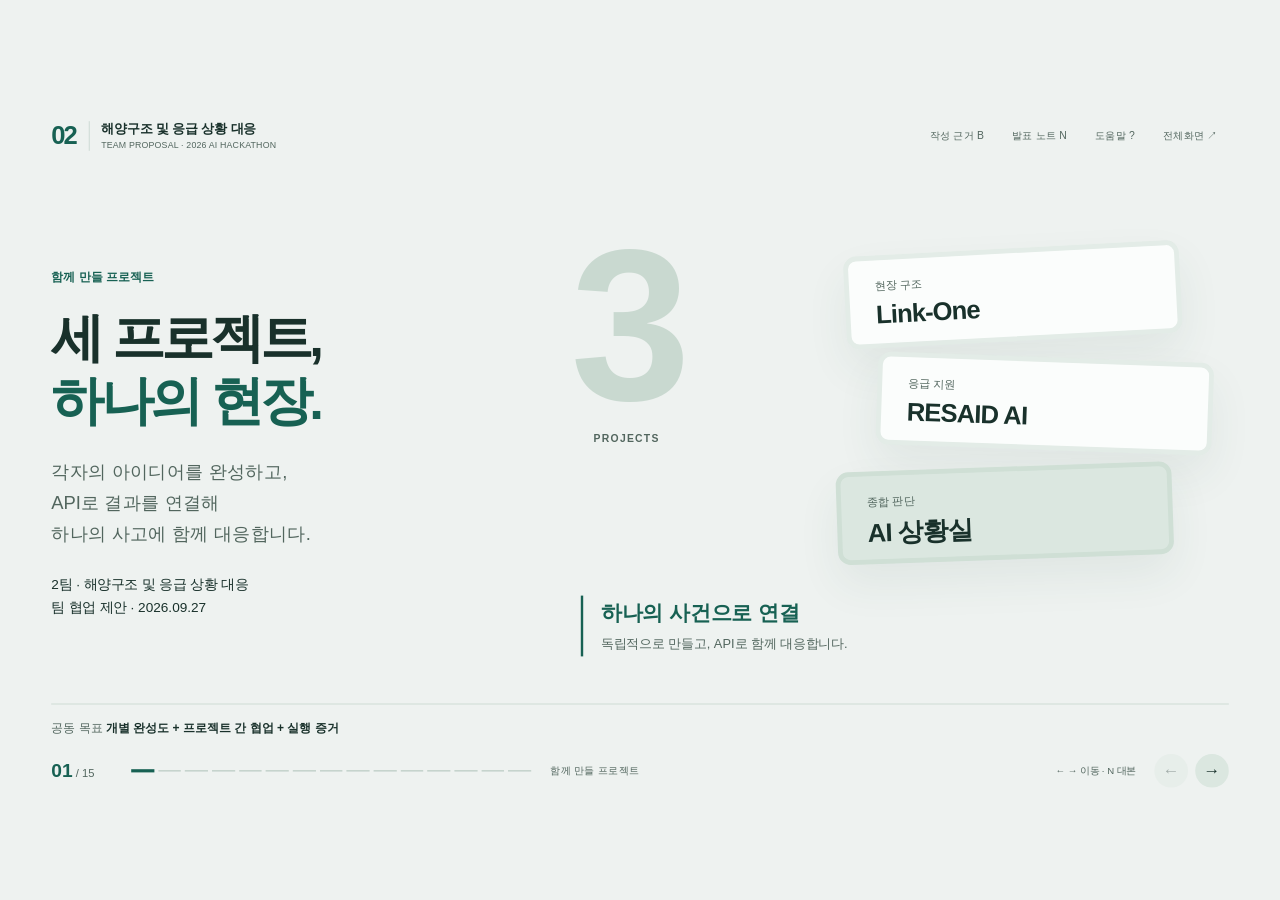
<file: AI_Situation_Room/presentation/team-before-merit-revision.html>
<!doctype html><html lang="ko"><head><meta charset="utf-8"><meta name="viewport" content="width=device-width,initial-scale=1"><meta name="theme-color" content="#eef2f0"><title>2팀 협업 제안 · 세 프로젝트, 하나의 현장</title>
<style>
/* Taste design read: technical team proposal, light structural editorial.
   DESIGN_VARIANCE 6 / MOTION_INTENSITY 3 / VISUAL_DENSITY 3.
   Native HTML/CSS; no external framework. Diagrams depict proposed information flow. */
@font-face{font-family:LocalKR;src:local('Pretendard'),local('Apple SD Gothic Neo'),local('Malgun Gothic');font-display:swap}
:root{--paper:#eef2f0;--ink:#19312b;--muted:#52665e;--accent:#176153;--rule:#c6d4cd;--soft:#dbe7e0;--white:#fbfdfc;--ease:cubic-bezier(.22,.72,.16,1);--scale:1}
*{box-sizing:border-box}html,body{margin:0;width:100%;height:100%;background:var(--paper);color:var(--ink);font-family:LocalKR,'Apple SD Gothic Neo',sans-serif;word-break:keep-all}body{overflow:hidden}button,a{-webkit-tap-highlight-color:transparent}button{font:inherit;color:inherit;cursor:pointer}button:focus-visible,a:focus-visible{outline:3px solid var(--accent);outline-offset:5px}button:disabled{opacity:.35;cursor:default}button:active{transform:scale(.96)}button{transition:background .2s var(--ease),transform .2s var(--ease)}::selection{background:#c0daca}#viewport{width:100%;height:100%;position:relative;overflow:hidden}#deck{width:1600px;height:900px;position:absolute;left:50%;top:50%;transform:translate(-50%,-50%) scale(var(--scale));overflow:hidden;background:var(--paper)}
header{position:absolute;top:34px;left:64px;right:64px;display:flex;align-items:center;justify-content:space-between;height:46px;z-index:4}.brand{display:flex;align-items:center;gap:14px;font-size:16px;font-weight:750}.brand-no{color:var(--accent);font-size:32px;letter-spacing:-.08em;border-right:1px solid var(--rule);padding-right:17px}.brand small{display:block;font-size:11px;color:var(--muted);font-weight:450;margin-top:3px;letter-spacing:.02em}.utilities{display:flex;gap:7px}.utilities button{background:transparent;border:0;padding:10px 14px;border-radius:30px;color:var(--muted);font-size:13px;white-space:nowrap}.utilities button:hover{background:var(--soft);color:var(--ink)}
#slide{position:absolute;inset:130px 64px 125px;display:grid;grid-template-columns:550px 1fr;gap:54px;align-items:center}.copy{align-self:center;z-index:2}.chapter{font-size:15px;font-weight:650;color:var(--accent);margin-bottom:28px}.copy h1{font-size:66px;line-height:1.18;letter-spacing:-.065em;font-weight:760;margin:0 0 30px}.copy h1 em{font-style:normal;color:var(--accent)}.lead{font-size:23px;line-height:1.7;color:var(--muted);margin:0;max-width:590px}.subline{font-size:17px;line-height:1.7;margin-top:30px;color:var(--ink);max-width:540px}.visual{height:560px;position:relative;perspective:1600px;align-self:center}.visual-foot{position:absolute;bottom:0;left:0;right:0;color:var(--muted);font-size:13px;line-height:1.6}.callout{position:absolute;left:64px;right:64px;bottom:92px;font-size:15px;line-height:1.5;color:var(--muted);border-top:1px solid var(--rule);padding-top:18px}.callout strong{color:var(--ink);font-weight:600}.callout span{margin-left:12px}.callout:empty{display:none}footer{position:absolute;bottom:28px;left:64px;right:64px;display:flex;align-items:center;gap:24px;z-index:4}.page{font-size:14px;color:var(--muted);min-width:76px}.page b{font-size:24px;color:var(--accent);font-weight:600}.progress{display:flex;gap:5px;max-width:500px;flex:1}.progress button{position:relative;height:30px;min-width:15px;flex:1;background:none;border:0;padding:0}.progress button:after{content:'';position:absolute;left:0;right:0;top:14px;height:2px;background:var(--rule)}.progress button.active:after{height:4px;top:13px;background:var(--accent)}.progress button.past:after{background:#709c87}.chapter-name{font-size:13px;color:var(--muted)}.controls{margin-left:auto;display:flex;gap:9px;align-items:center}.controls .hint{font-size:12px;color:var(--muted);margin-right:14px}.controls button{border:0;background:var(--soft);border-radius:50%;width:42px;height:42px;font-size:21px;display:grid;place-items:center}.controls button:hover{background:var(--accent);color:var(--white)}
/* Project cover: staggered physical planes communicate independent projects. */
.cover-composition{position:relative;height:100%;padding-top:60px}.cover-number{position:absolute;left:45px;top:0;font-size:270px;line-height:.9;color:#c9d9d0;font-weight:550;letter-spacing:-.09em}.cover-number span{position:absolute;left:29px;top:257px;font-size:13px;letter-spacing:.12em;white-space:nowrap;color:var(--muted)}.cover-project{position:absolute;right:0;width:420px;height:116px;background:var(--white);border-radius:16px;padding:24px 32px;box-shadow:0 25px 55px #2b5a4512;transform:rotate(-3deg);border:6px solid #e3ece7}.cover-project span{font-size:14px;color:var(--muted);display:block}.cover-project strong{font-size:32px;display:block;margin-top:8px;font-weight:650;letter-spacing:-.035em}.p1{top:25px;right:60px}.p2{top:161px;right:20px;transform:rotate(2deg)}.p3{top:298px;right:70px;transform:rotate(-2deg);background:var(--soft);border-color:#cfdfd5}.cover-result{position:absolute;left:58px;bottom:25px;right:10px;border-left:3px solid var(--accent);padding:5px 0 5px 22px}.cover-result b{display:block;font-size:26px;color:var(--accent)}.cover-result span{display:block;font-size:16px;margin-top:10px;color:var(--muted)}
/* Evidence sheets preserve provenance as separate, readable layers. */
.depth-stack{padding:8px 25px 0 0}.depth-sheet{min-height:140px;margin:0 0 22px;display:flex;align-items:center;gap:23px;padding:24px 26px;background:var(--white);border-radius:16px;border:6px solid #e2ebe5;box-shadow:0 18px 45px #355b4610;transform:rotate(-1deg)}.depth-sheet:nth-child(2){margin-left:28px;margin-right:-28px;transform:rotate(1deg)}.depth-sheet:nth-child(3){margin-left:10px;margin-right:-10px;transform:rotate(-.5deg);background:#e0ebe4;border-color:#d1e1d7}.sheet-index{font-size:28px;color:var(--accent);font-weight:400}.depth-sheet small{color:var(--muted);font-size:12px}.depth-sheet h3{font-size:27px;line-height:1.3;letter-spacing:-.04em;margin:7px 0 9px}.depth-sheet p{font-size:17px;color:var(--muted);line-height:1.5;margin:0}.flow-plane{padding:0 16px 0 25px;border-left:2px solid #98b3a3}.flow-step{display:flex;gap:23px;align-items:center;min-height:120px}.flow-step>span{font-size:22px;color:var(--accent);background:var(--paper);margin-left:-40px;padding:9px 0}.flow-step h3{font-size:27px;margin:0 0 9px;letter-spacing:-.04em}.flow-step p{font-size:18px;color:var(--muted);margin:0;line-height:1.6}
/* Three apps and a common incident, not a screenshot of an implemented product. */
.network{height:490px;position:relative}.orbit{position:absolute;inset:45px 50px 15px;border:1px solid #91b4a2;border-radius:50%;transform:rotate(-18deg)}.net-node{position:absolute;width:315px;padding:23px 24px;background:var(--white);border:6px solid #e2ebe5;border-radius:16px;box-shadow:0 22px 50px #29553e10}.net-node small{font-size:12px;color:var(--muted)}.net-node h3{font-size:31px;margin:9px 0;color:var(--accent)}.net-node p{font-size:16px;margin:10px 0 17px;color:var(--muted)}.net-node b{font-size:19px;font-weight:650}.net-node.field{left:0;top:0;transform:rotate(-2deg)}.net-node.aid{right:0;top:87px;transform:rotate(2deg)}.net-node.command{left:53px;top:288px;width:350px;background:#e0ebe4;border-color:#d1e1d7}.net-core{position:absolute;top:226px;left:347px;font-size:12px;text-align:center;color:var(--muted)}.net-core strong{display:block;font-size:35px;color:var(--accent);margin:4px}.net-core small{font-size:12px}.net-label{position:absolute;font-size:12px;color:var(--muted)}.net-label.up{left:0;top:238px}.net-label.across{right:0;top:335px;width:245px;text-align:center}
/* Wide chapters use the full stage for relationships, not another split. */
#slide[data-layout="wide"]{grid-template-columns:1fr;grid-template-rows:230px 1fr;gap:10px;align-items:start}.wide .copy{display:block}#slide[data-layout="wide"] .copy{position:relative;align-self:start}#slide[data-layout="wide"] .chapter{margin-bottom:15px}#slide[data-layout="wide"] h1{font-size:49px;line-height:1.2;margin-bottom:14px}#slide[data-layout="wide"] h1 br{display:none}#slide[data-layout="wide"] .lead{font-size:21px;line-height:1.5;max-width:1120px}#slide[data-layout="wide"] .lead br{display:none}#slide[data-layout="wide"] .subline{display:none}#slide[data-layout="wide"] .visual{height:360px;width:100%;align-self:start}#slide[data-layout="wide"] .depth-stack{display:grid;grid-template-columns:1.05fr 1.15fr 1fr;gap:32px;align-items:start;padding:0}#slide[data-layout="wide"] .depth-sheet{display:block;min-height:232px;transform:none;margin:0;padding:25px 28px;border:0;box-shadow:none;background:transparent;border-left:1px solid var(--rule);border-radius:0}#slide[data-layout="wide"] .depth-sheet:first-child{border-left:0;padding-left:0}#slide[data-layout="wide"] .depth-sheet:nth-child(2){margin-top:30px}#slide[data-layout="wide"] .depth-sheet:nth-child(3){margin-top:60px}#slide[data-layout="wide"] .sheet-index{font-size:48px;display:block;margin-bottom:12px;font-weight:450}#slide[data-layout="wide"] .depth-sheet h3{font-size:28px}#slide[data-layout="wide"] .depth-sheet p{font-size:19px;line-height:1.65}#slide[data-layout="wide"] .visual-foot{bottom:-3px}
/* Journey: the four stages form one continuous horizontal route. */
#slide[data-layout="journey"]{grid-template-columns:1fr;grid-template-rows:280px 1fr;gap:25px;align-items:start}#slide[data-layout="journey"] .copy{align-self:start}#slide[data-layout="journey"] .chapter{margin-bottom:17px}#slide[data-layout="journey"] h1{font-size:55px;line-height:1.2;margin-bottom:17px}#slide[data-layout="journey"] h1 br{display:none}#slide[data-layout="journey"] .lead{font-size:23px;max-width:1100px}#slide[data-layout="journey"] .lead br{display:none}#slide[data-layout="journey"] .subline{display:none}#slide[data-layout="journey"] .visual{height:285px;width:100%}#slide[data-layout="journey"] .flow-plane{display:grid;grid-template-columns:repeat(4,1fr);border:0;padding:0;gap:25px}#slide[data-layout="journey"] .flow-step{display:block;border-top:2px solid #aec6b9;padding:18px 8px 0 0;position:relative}#slide[data-layout="journey"] .flow-step>span{display:block;font-size:39px;margin:0;padding:0 0 15px}#slide[data-layout="journey"] .flow-step h3{font-size:24px;line-height:1.4}#slide[data-layout="journey"] .flow-step p{font-size:18px;line-height:1.6}#slide[data-layout="journey"] .visual-foot{bottom:-20px}
/* A spoken commitment receives one full-width typographic composition. */
#slide[data-layout="promise"]{display:block}#slide[data-layout="promise"] .copy{position:absolute;left:0;top:0;width:400px}#slide[data-layout="promise"] .copy h1{font-size:43px}#slide[data-layout="promise"] .lead,#slide[data-layout="promise"] .subline{display:none}#slide[data-layout="promise"] .visual{position:absolute;left:450px;right:0;top:0;height:615px}.promise-plane{background:#e0ebe4;border-radius:20px;border:8px solid #d1e1d7;padding:20px 48px 35px;height:100%;display:flex;flex-direction:column;justify-content:center}.quote-mark{font-size:125px;line-height:.8;color:var(--accent)}.promise-plane h3{font-size:43px;line-height:1.5;letter-spacing:-.045em;margin:0 0 17px}.promise-plane>p{font-size:15px;color:var(--muted)}.promise-items{display:flex;gap:25px;margin-top:35px;flex-wrap:wrap;max-width:700px}.promise-items>div{font-size:20px;line-height:1.6;border-top:1px solid #93b29f;padding-top:13px;flex:1;min-width:170px}.closing-composition{padding:0 24px}.one{font-size:240px;line-height:.95;font-weight:550;letter-spacing:-.075em;color:var(--accent)}.one span{font-size:13px;letter-spacing:.12em;display:inline-block;margin-left:25px;color:var(--muted)}.closing-composition h3{font-size:28px;line-height:1.5;margin:15px 0 24px;font-weight:550;letter-spacing:-.03em}.agreements{display:flex;gap:30px}.agreements p{font-size:19px}.agreements b{font-size:14px;color:var(--accent);margin-right:10px}.closing-composition>small{display:block;font-size:17px;color:var(--muted);margin-top:15px}
.reveal .copy{animation:arrive .65s var(--ease) both}.reveal .visual{animation:arrive .8s var(--ease) .07s both}@keyframes arrive{from{opacity:0;transform:translateY(22px)}to{opacity:1;transform:translateY(0)}}
.overlay{position:absolute;inset:95px 115px;z-index:10;background:#f7faf8;border:1px solid var(--rule);border-radius:20px;padding:48px 55px;overflow:auto;box-shadow:0 30px 90px #20433020}.overlay[hidden]{display:none}.close{position:absolute;right:22px;top:18px;border:0;background:var(--soft);border-radius:30px;padding:10px 18px;font-size:14px}.overlay h2{font-size:30px;letter-spacing:-.03em;margin:0 0 24px}.overlay p,.overlay li{font-size:22px;line-height:1.85;color:var(--muted)}.overlay .label{font-size:13px;color:var(--accent);margin-top:25px;font-weight:650}.overlay a{color:var(--accent);text-underline-offset:4px}.reference-item{margin-top:24px;padding-top:20px;border-top:1px solid var(--rule)}.reference-item small{font-size:14px;color:var(--muted)}.reference-item blockquote{font-size:19px;line-height:1.7;margin:12px 0}.overlay .grid{display:grid;grid-template-columns:2fr 1fr;gap:40px}.overlay .grid aside p{font-size:17px}.overlay button{border:0;background:var(--soft);border-radius:24px;padding:12px 18px}.sr-only{position:absolute;width:1px;height:1px;overflow:hidden;clip-path:inset(50%)}.toast{position:absolute;z-index:11;bottom:95px;left:50%;transform:translateX(-50%);background:var(--ink);color:var(--white);padding:14px 23px;border-radius:25px;font-size:15px}.toast[hidden]{display:none}
.reduce-motion *{animation:none!important;transition:none!important}@media(prefers-reduced-motion:reduce){*,*:before,*:after{animation:none!important;transition:none!important}}
@media(max-width:767px) and (orientation:portrait){body{overflow:auto}#viewport{height:auto;min-height:100dvh;overflow:visible}#deck{position:relative;width:100%;height:auto;min-height:100dvh;left:0;top:0;transform:none!important;overflow:visible;padding-bottom:130px}header{position:relative;top:auto;left:auto;right:auto;margin:16px;gap:8px;height:auto;align-items:flex-start}.brand{font-size:13px}.brand-no{font-size:25px}.brand small{font-size:9px}.utilities{flex-wrap:wrap;justify-content:flex-end;max-width:140px}.utilities button{font-size:11px;padding:7px}.utilities #fullBtn{display:none}#slide,#slide[data-layout]{position:relative;inset:auto;margin:48px 20px 0;display:block}.copy,#slide[data-layout="promise"] .copy{position:relative!important;width:auto!important;left:auto;top:auto}.chapter{font-size:13px;margin-bottom:18px}.copy h1,#slide[data-layout] h1{font-size:40px!important;line-height:1.25}.lead,#slide[data-layout] .lead{font-size:18px;line-height:1.7}.subline{font-size:15px}.visual,#slide[data-layout] .visual{position:relative!important;left:auto!important;right:auto!important;top:auto!important;width:100%!important;height:auto!important;margin-top:40px;padding-bottom:40px;perspective:none}.depth-stack,#slide[data-layout="wide"] .depth-stack{display:block;padding:0}.depth-sheet,#slide[data-layout="wide"] .depth-sheet{margin:14px 0!important;transform:none;min-height:0;padding:20px!important;border:0;border-top:1px solid var(--rule);border-radius:0;box-shadow:none;background:transparent}.depth-sheet h3,#slide[data-layout="wide"] .depth-sheet h3{font-size:23px}.depth-sheet p{font-size:16px}.sheet-index,#slide[data-layout="wide"] .sheet-index{font-size:22px}.flow-plane,#slide[data-layout="journey"] .flow-plane{display:block;padding:0 0 0 20px;border-left:1px solid var(--rule)}.flow-step,#slide[data-layout="journey"] .flow-step{min-height:0;margin-bottom:25px;display:flex;border:0;gap:18px;padding:0}.flow-step>span,#slide[data-layout="journey"] .flow-step>span{font-size:22px;margin:0;padding:0}.flow-step h3,#slide[data-layout="journey"] .flow-step h3{font-size:22px}.flow-step p{font-size:16px}.visual-foot,#slide[data-layout] .visual-foot{position:relative;bottom:auto;left:auto;margin-top:24px;font-size:12px}.network{height:auto}.orbit,.net-core,.net-label{display:none}.net-node,.net-node.field,.net-node.aid,.net-node.command{position:relative;left:auto;right:auto;top:auto;transform:none;width:100%;margin-bottom:15px}.cover-composition{padding:0;height:auto}.cover-number{position:relative;top:auto;left:auto;font-size:130px;margin-bottom:20px}.cover-number span{position:static;font-size:12px;margin-left:20px}.cover-project{position:relative;left:auto;right:auto;top:auto;width:100%;height:auto;margin-bottom:16px;transform:none;padding:18px 22px;border-width:4px}.cover-project strong{font-size:27px}.cover-result{position:relative;left:auto;bottom:auto;right:auto;margin-top:25px}.cover-result b{font-size:22px}.cover-result span{font-size:15px}.promise-plane{padding:30px 24px;border-width:4px}.promise-plane h3{font-size:29px}.promise-items{display:block;margin-top:20px}.promise-items>div{margin-top:12px;font-size:18px}.closing-composition{padding:0}.one{font-size:140px}.one span{font-size:10px;margin-left:15px}.closing-composition h3{font-size:24px}.agreements{display:block}.callout{position:relative;left:auto;right:auto;bottom:auto;margin:5px 20px;font-size:13px}footer{position:fixed;left:0;right:0;bottom:0;padding:10px 18px;background:#eef2ff00;background:var(--paper);border-top:1px solid var(--rule);gap:10px}.page{min-width:62px}.progress{max-width:none;gap:2px}.chapter-name,.controls .hint{display:none}.controls{margin-left:4px}.controls button{width:36px;height:36px}.overlay{position:fixed;inset:15px 12px 85px;padding:58px 22px 24px;overflow:auto}.overlay .grid{display:block}.overlay h2{font-size:24px}.overlay p,.overlay li{font-size:18px}.toast{position:fixed;bottom:80px;max-width:90%;font-size:13px}}
@media(max-width:767px) and (orientation:portrait){.progress{min-width:0}.progress button{min-width:0}.controls,.page{flex-shrink:0}.controls{gap:5px}}
</style></head><body><div id="viewport"><main id="deck" aria-label="2팀 협업 제안 발표자료"><header><div class="brand"><span class="brand-no">02</span><div>해양구조 및 응급 상황 대응<small>TEAM PROPOSAL · 2026 AI HACKATHON</small></div></div><nav class="utilities" aria-label="발표 도구"><button id="sourcesBtn">작성 근거 B</button><button id="notesBtn">발표 노트 N</button><button id="helpBtn">도움말 ?</button><button id="fullBtn">전체화면 ↗</button></nav></header><section id="slide" class="reveal"><div class="copy"><div class="chapter" id="chapter"></div><h1 id="headline"></h1><p class="lead" id="lead"></p><p class="subline" id="subline"></p></div><section class="visual" id="visual" aria-label="협업 제안 도식"></section></section><div class="callout" id="callout"></div><footer><div class="page"><b id="pageNum">01</b> / 15</div><nav class="progress" id="progress" aria-label="장면 선택"></nav><span class="chapter-name" id="chapterName"></span><div class="controls"><span class="hint">← → 이동 · N 대본</span><button id="prev" aria-label="이전 장면">←</button><button id="next" aria-label="다음 장면">→</button></div></footer><aside class="overlay" id="overlay" role="dialog" aria-modal="true" aria-labelledby="overlayTitle" hidden><button class="close" id="closeOverlay">닫기 Esc</button><h2 id="overlayTitle"></h2><div id="overlayBody"></div></aside><div class="toast" id="toast" role="status" hidden></div><div id="announce" class="sr-only" aria-live="polite"></div></main></div><script>
'use strict';
const slides=[{"scene": 10, "chapter": "함께 만들 프로젝트", "eyebrow": "함께 만들 프로젝트", "title": "세 프로젝트,<br><em>하나의 현장.</em>", "lead": "각자의 아이디어를 완성하고,<br>API로 결과를 연결해<br>하나의 사고에 함께 대응합니다.", "sub": "2팀 · 해양구조 및 응급 상황 대응<br>팀 협업 제안 · 2026.09.27", "label": "함께 만들 프로젝트", "call": "공동 목표 <strong>개별 완성도 + 프로젝트 간 협업 + 실행 증거</strong>", "note": "우리 팀에는 현장 구조, 응급 지원, 상황실이라는 세 가지 프로젝트가 있습니다. 각자 만들고 싶은 기능을 자유롭게 완성하면서, 마지막에는 API로 서로의 정보를 주고받는 하나의 현장 대응 흐름을 만들자는 제안입니다. 개인 프로젝트의 가치와 팀 결과물을 함께 살려 수상 경쟁력을 높이겠습니다.", "cue": "화면의 핵심 관계를 짚고 다음 장면으로 이어갑니다.", "refs": ["roster", "projects", "brief"], "why": "함께 만들 프로젝트를 통해 앞 장면의 문제와 다음 실행을 연결한다.", "proof": "제안한 흐름의 실제 입력·출력과 근거 기록을 확보한다.", "source": "최신 팀 편성 이미지 · 4번 · 신청팀 분석 및 팀 구성 · 2번 · 사용자 발표자료 제작 요청", "visual": "<div class=\"cover-composition\"><div class=\"cover-number\">3<span>PROJECTS</span></div><div class=\"cover-project p1\"><span>현장 구조</span><strong>Link-One</strong></div><div class=\"cover-project p2\"><span>응급 지원</span><strong>RESAID AI</strong></div><div class=\"cover-project p3\"><span>종합 판단</span><strong>AI 상황실</strong></div><div class=\"cover-result\"><b>하나의 사건으로 연결</b><span>독립적으로 만들고, API로 함께 대응합니다.</span></div></div>", "seconds": 30, "layout": "cover", "time": "0:00–0:30"}, {"scene": 10, "chapter": "2팀의 역할", "eyebrow": "2팀의 역할", "title": "이미 모여 있는<br><em>세 가지 전문성.</em>", "lead": "현장 구조는 Link-One,<br>응급 지원은 RESAID AI,<br>사건의 종합은 AI 상황실.", "sub": "최신 팀원 4명<br>신진섭 · 채민주 · 김대성 · 송민주", "label": "2팀의 역할", "call": "역할의 연결 <strong>현장 → 응급 지원 → 종합 상황 → 현장</strong>", "note": "4번 이미지의 최신 인원 네 명을 기준으로 했습니다. 기존 과제 신청 기준으로 Link-One은 신진섭, RESAID AI는 채민주, AI 상황실은 김대성과 송민주입니다. 이것은 출발점의 역할 구분이며 세부 개발 분담은 팀에서 조정할 수 있습니다.", "cue": "화면의 핵심 관계를 짚고 다음 장면으로 이어갑니다.", "refs": ["roster", "projects"], "why": "2팀의 역할를 통해 앞 장면의 문제와 다음 실행을 연결한다.", "proof": "제안한 흐름의 실제 입력·출력과 근거 기록을 확보한다.", "source": "최신 팀 편성 이미지 · 4번 · 신청팀 분석 및 팀 구성 · 2번", "visual": "<div class=\"network\"><div class=\"orbit\"></div><div class=\"net-node field\"><small>FIELD / 현장 구조</small><h3>Link-One</h3><p>구조 현황 · 대상자 상태</p><b>신진섭</b></div><div class=\"net-node aid\"><small>CARE / 응급 지원</small><h3>RESAID AI</h3><p>상태 해석 · 추가 확인 요청</p><b>채민주</b></div><div class=\"net-node command\"><small>COMMAND / 종합 판단</small><h3>AI 상황실</h3><p>근거 종합 · 임무와 계획 갱신</p><b>김대성 · 송민주</b></div><div class=\"net-label up\">상태 보고 ↑ ↓ 확인 요청</div><div class=\"net-label across\">응급 지원 요청 ⇄ 결과·근거</div><div class=\"net-core\">하나의 사건<br><strong>API</strong><small>연동 제안</small></div></div><div class=\"visual-foot\">연결선은 제안한 정보 흐름 · 실제 송수신 결과는 구현 후 확인</div>", "seconds": 30, "layout": "split", "time": "0:30–1:00"}, {"scene": 10, "chapter": "개발 자율성", "eyebrow": "개발 자율성", "title": "각자 원하는<br><em>프로젝트 그대로.</em>", "lead": "화면과 핵심 기능은 각자 설계하고,<br>외부로 주고받을 정보의 형식만<br>작게 맞춥니다.", "sub": "기존 아이디어와 개발 방식을 존중합니다.<br>최종 시연에서는 하나의 사건으로 연결합니다.", "label": "개발 자율성", "call": "공통으로 맞출 것 <strong>사건 식별 · 상태 의미 · 송수신 형식</strong>", "note": "한 프로젝트에 모두의 화면과 코드를 합치자는 뜻은 아닙니다. 각자의 도구와 화면, 핵심 기능을 존중합니다. 결과를 외부로 주고받는 작은 API 접점만 맞추면 팀의 공동 시연을 구성할 수 있습니다. 기존 기능이 먼저 작동하고, 연결은 그 결과 위에 붙입니다.", "cue": "화면의 핵심 관계를 짚고 다음 장면으로 이어갑니다.", "refs": ["brief"], "why": "개발 자율성를 통해 앞 장면의 문제와 다음 실행을 연결한다.", "proof": "제안한 흐름의 실제 입력·출력과 근거 기록을 확보한다.", "source": "사용자 발표자료 제작 요청", "visual": "<div class=\"depth-stack \"><article class=\"depth-sheet\"><span class=\"sheet-index\">01</span><div><small>LINK-ONE</small><h3>현장 구조의 완성도</h3><p>구조정보 공유 · 현장 사용 흐름</p></div></article><article class=\"depth-sheet\"><span class=\"sheet-index\">02</span><div><small>RESAID AI</small><h3>응급 지원의 완성도</h3><p>대상자 정보 · 근거가 있는 지원</p></div></article><article class=\"depth-sheet\"><span class=\"sheet-index\">03</span><div><small>AI 상황실</small><h3>종합 판단의 완성도</h3><p>보고 취합 · 확인 질문 · 계획 갱신</p></div></article></div><div class=\"visual-foot\">세 프로젝트는 독립 실행 · 연결부는 API 어댑터로 제안</div>", "seconds": 30, "layout": "wide", "time": "1:00–1:30"}, {"scene": 10, "chapter": "연결이 필요한 이유", "eyebrow": "연결이 필요한 이유", "title": "같은 사고를,<br><em>함께 이해하도록.</em>", "lead": "현장은 구조 상태를 알고,<br>응급 지원은 대상자 상태를 알고,<br>상황실은 전체 대응을 봅니다.", "sub": "한 곳의 새 정보가 다른 곳의 판단에도<br>반영되는 흐름을 만들고 싶습니다.", "label": "연결이 필요한 이유", "call": "연결의 가치 <strong>보고가 다음 확인과 대응안으로 이어진다</strong>", "note": "예를 들어 현장에서 구조 상태를 수정하면 상황실의 인원과 지원 검토도 바뀌어야 합니다. 응급 지원 프로젝트가 추가 확인을 요청하면 그 질문이 현장까지 돌아가야 합니다. 세 프로젝트가 같은 사건의 변화를 이해할 때 연결의 가치가 생깁니다.", "cue": "화면의 핵심 관계를 짚고 다음 장면으로 이어갑니다.", "refs": ["brief", "story"], "why": "연결이 필요한 이유를 통해 앞 장면의 문제와 다음 실행을 연결한다.", "proof": "제안한 흐름의 실제 입력·출력과 근거 기록을 확보한다.", "source": "사용자 발표자료 제작 요청 · AI_situation_room_RAG_story.md", "visual": "<div class=\"depth-stack \"><article class=\"depth-sheet\"><span class=\"sheet-index\">01</span><div><small>현장 → 상황실</small><h3>구조 상태가 바뀌었다</h3><p>새 보고를 같은 사건에 반영</p></div></article><article class=\"depth-sheet\"><span class=\"sheet-index\">02</span><div><small>응급 지원 → 상황실</small><h3>추가 정보가 필요하다</h3><p>확인 요청과 이유를 현장에 전달</p></div></article><article class=\"depth-sheet\"><span class=\"sheet-index\">03</span><div><small>상황실 → 현장</small><h3>대응안이 바뀌었다</h3><p>변경 이유와 확인할 사항을 공유</p></div></article></div><div class=\"visual-foot\">협업 시나리오 제안 · 실제 구조·의료 지시 아님</div>", "seconds": 30, "layout": "split", "time": "1:30–2:00"}, {"scene": 10, "chapter": "왕복하는 정보", "eyebrow": "왕복하는 정보", "title": "보낸 결과가<br><em>다음 판단으로.</em>", "lead": "현장 보고를 보내고,<br>전문 검토와 종합 결과를 돌려받고,<br>새 현장 정보로 다시 갱신합니다.", "sub": "단일 사건의 왕복 흐름 하나를<br>첫 공동 시연 목표로 삼습니다.", "label": "왕복하는 정보", "call": "완료의 기준 <strong>실제 송신·수신·상태 반영 기록이 한 사건으로 연결</strong>", "note": "첫 연결 시연은 작게 잡습니다. 현장 보고를 AI 상황실이 받고 필요한 정보를 RESAID AI에 요청합니다. 돌아온 결과와 근거를 종합해 현장에 확인 요청을 보냅니다. 현장의 후속 보고까지 같은 사건으로 연결하면 왕복 흐름을 보여줄 수 있습니다. 실제 외부 API 연결은 아직 구현 전입니다.", "cue": "화면의 핵심 관계를 짚고 다음 장면으로 이어갑니다.", "refs": ["brief", "story"], "why": "왕복하는 정보를 통해 앞 장면의 문제와 다음 실행을 연결한다.", "proof": "제안한 흐름의 실제 입력·출력과 근거 기록을 확보한다.", "source": "사용자 발표자료 제작 요청 · AI_situation_room_RAG_story.md", "visual": "<div class=\"flow-plane\"><div class=\"flow-step\"><span>01</span><div><h3>Link-One → AI 상황실</h3><p>사건·구조 현황·대상자 상태</p></div></div><div class=\"flow-step\"><span>02</span><div><h3>AI 상황실 ⇄ RESAID AI</h3><p>응급 지원 요청 ⇄ 확인사항·근거</p></div></div><div class=\"flow-step\"><span>03</span><div><h3>AI 상황실 → Link-One</h3><p>종합 제안·현장 확인 요청</p></div></div><div class=\"flow-step\"><span>04</span><div><h3>Link-One → 두 프로젝트</h3><p>확인 결과·상태 변경 보고</p></div></div></div><div class=\"visual-foot\">API 연동 설계 제안 · 연결 대상과 주소는 협의</div>", "seconds": 30, "layout": "journey", "time": "2:00–2:30"}, {"scene": 10, "chapter": "연결 준비", "eyebrow": "연결 준비", "title": "지금은 형식,<br><em>마지막엔 연결.</em>", "lead": "초기에 교환할 정보만 합의하고,<br>각자 예제 데이터로 개발합니다.<br>마지막에 실제 API를 연결합니다.", "sub": "실제 주소·인증·배포 방식은 함께 정합니다.<br>최종 연결 전에 한 번 작은 송수신을 확인합니다.", "label": "연결 준비", "call": "작은 합의 <strong>공통 ID + 예제 JSON + 요청·응답 1회</strong>", "note": "연결 작업은 마지막에 하더라도 접점까지 마지막에 정하면 위험합니다. 지금 사건 ID, 대상자 ID, 출처, 시각, 버전과 결과 형식을 합의하고 예제 JSON을 공유하겠습니다. 동일 이벤트 중복 반영, 이전 버전 충돌, 응답 실패는 연결부에서 다룹니다. 실제 주소와 인증은 아직 정하지 않았습니다.", "cue": "화면의 핵심 관계를 짚고 다음 장면으로 이어갑니다.", "refs": ["brief", "state"], "why": "연결 준비를 통해 앞 장면의 문제와 다음 실행을 연결한다.", "proof": "제안한 흐름의 실제 입력·출력과 근거 기록을 확보한다.", "source": "사용자 발표자료 제작 요청 · 13_현재상태_요구사항_인수인계.md", "visual": "<div class=\"depth-stack \"><article class=\"depth-sheet\"><span class=\"sheet-index\">01</span><div><small>IDENTITY</small><h3>같은 사건·같은 대상자</h3><p>incident_id · subject_id · event_id</p></div></article><article class=\"depth-sheet\"><span class=\"sheet-index\">02</span><div><small>CONTEXT</small><h3>누가 언제 무엇을 보냈는가</h3><p>source · occurred_at · version · payload</p></div></article><article class=\"depth-sheet\"><span class=\"sheet-index\">03</span><div><small>EVIDENCE</small><h3>왜 바뀌었고 무엇이 미확인인가</h3><p>evidence · status · 확인 요청</p></div></article></div><div class=\"visual-foot\">필드명은 제안 · 키·실제 개인정보를 발표 예제에 넣지 않음</div>", "seconds": 30, "layout": "split", "time": "2:30–3:00"}, {"scene": 10, "chapter": "상황실의 판단 구조", "eyebrow": "상황실의 판단 구조", "title": "상황을 읽고,<br><em>대응안을 만든다.</em>", "lead": "신고를 이해하고 필요한 임무를 나눈 뒤,<br>요원 보고를 모아 대응안을 구성합니다.<br>새 보고가 오면 다시 검토합니다.", "sub": "End-to-End: 접수부터 대응안까지 이어지는 흐름<br>AI가 제안하고, 사람이 최종 판단합니다.", "label": "상황실의 판단 구조", "call": "설계의 중심 <strong>상황 해석 → 전문 검토 → 대응안 → 재검토</strong>", "note": "첨부 스토리의 출발점은 접수부터 대응 방향 도출까지 AI가 상황을 해석하는 구조입니다. 여기서 End-to-End는 업무 흐름이 이어진다는 의미로 쓰겠습니다. 단일 신경망을 종단간 학습했다는 뜻은 아닙니다. 전문요원의 검토와 프로그램의 형식·합계 검사를 거쳐 사람이 판단할 수 있는 제안을 만듭니다.", "cue": "화면의 핵심 관계를 짚고 다음 장면으로 이어갑니다.", "refs": ["story", "state"], "why": "상황실의 판단 구조를 통해 앞 장면의 문제와 다음 실행을 연결한다.", "proof": "제안한 흐름의 실제 입력·출력과 근거 기록을 확보한다.", "source": "AI_situation_room_RAG_story.md · 13_현재상태_요구사항_인수인계.md", "visual": "<div class=\"flow-plane\"><div class=\"flow-step\"><span>01</span><div><h3>상황 인지</h3><p>신고와 현장 정보를 사건에 연결</p></div></div><div class=\"flow-step\"><span>02</span><div><h3>전문 검토</h3><p>필요한 요원 선택·독립 임무 병렬 수행</p></div></div><div class=\"flow-step\"><span>03</span><div><h3>종합 제안</h3><p>근거·미확인사항·우선순위 제시</p></div></div><div class=\"flow-step\"><span>04</span><div><h3>재검토</h3><p>상태가 바뀌면 관련 임무와 계획 갱신</p></div></div></div><div class=\"visual-foot\">단일 모델의 종단간 학습이나 자율 지휘 구현을 뜻하지 않음</div>", "seconds": 30, "layout": "split", "time": "3:00–3:30"}, {"scene": 10, "chapter": "판단의 근거", "eyebrow": "판단의 근거", "title": "그 판단에는<br><em>어떤 근거가 있나.</em>", "lead": "유창한 답변만으로는 부족합니다.<br>적용한 지침과 빠진 정보를<br>사람이 확인할 수 있어야 합니다.", "sub": "근거 없는 조치 · 절차 누락 · 보고 간 모순<br>이 세 가지를 검증 대상으로 둡니다.", "label": "판단의 근거", "call": "검증할 질문 <strong>출처가 있는가 · 현재 상황에 적용되는가 · 누락은 없는가</strong>", "note": "AI가 상황을 해석할 수 있다는 설명 다음에는 그 판단을 어떻게 검토할지 답해야 합니다. 적용 지침, 빠진 정보, 보고 간 충돌을 드러내겠습니다. RAG와 검증요원은 이 문제를 줄이기 위한 설계이며 정확성을 자동 보장하지 않습니다.", "cue": "화면의 핵심 관계를 짚고 다음 장면으로 이어갑니다.", "refs": ["story", "state"], "why": "판단의 근거를 통해 앞 장면의 문제와 다음 실행을 연결한다.", "proof": "제안한 흐름의 실제 입력·출력과 근거 기록을 확보한다.", "source": "AI_situation_room_RAG_story.md · 13_현재상태_요구사항_인수인계.md", "visual": "<div class=\"depth-stack \"><article class=\"depth-sheet\"><span class=\"sheet-index\">01</span><div><small>근거</small><h3>이 조치를 제안한 이유</h3><p>문서·구절·버전·적용 조건 확인</p></div></article><article class=\"depth-sheet\"><span class=\"sheet-index\">02</span><div><small>정보</small><h3>아직 모르는 것은 무엇인가</h3><p>확인 질문과 필요한 이유 표시</p></div></article><article class=\"depth-sheet\"><span class=\"sheet-index\">03</span><div><small>검증</small><h3>서로 맞지 않는 보고는 없는가</h3><p>인원 정합성·출처·상황 버전 점검</p></div></article></div><div class=\"visual-foot\">근거를 제시하는 기능과 정확성 보장은 구분</div>", "seconds": 30, "layout": "wide", "time": "3:30–4:00"}, {"scene": 10, "chapter": "RAG가 맡는 역할", "eyebrow": "RAG가 맡는 역할", "title": "관련 지침을,<br><em>판단의 근거로.</em>", "lead": "매뉴얼을 구절로 나눠 임베딩하고,<br>현재 상황과 관련된 내용을 검색해<br>AI의 검토 자료로 제공합니다.", "sub": "RAG: 검색한 근거를 활용한 답변 생성<br>벡터 검색은 추가 구현 목표입니다.", "label": "RAG가 맡는 역할", "call": "구현 후 보여줄 증거 <strong>검색 질의 → 관련 구절 → 반영한 대응안</strong>", "note": "RAG는 관련 자료를 검색해 모델이 참고하도록 하는 구조입니다. 현재 앱은 단어 기반 자료 검색이고 벡터 검색은 앞으로 구현해야 합니다. 문서의 버전과 적용 조건도 확인해야 하므로 검색 유사도를 대응의 중요도로 취급하지 않습니다. 실제 검색 구절이 어떤 제안에 쓰였는지 연결해 보여주는 것을 목표로 합니다.", "cue": "화면의 핵심 관계를 짚고 다음 장면으로 이어갑니다.", "refs": ["story", "ragpaper", "state"], "why": "RAG가 맡는 역할를 통해 앞 장면의 문제와 다음 실행을 연결한다.", "proof": "제안한 흐름의 실제 입력·출력과 근거 기록을 확보한다.", "source": "AI_situation_room_RAG_story.md · Lewis et al. · NeurIPS 2020 · 13_현재상태_요구사항_인수인계.md", "visual": "<div class=\"depth-stack \"><article class=\"depth-sheet\"><span class=\"sheet-index\">01</span><div><small>RETRIEVE</small><h3>여러 관련 구절 검색</h3><p>충돌·화재·구조 등 필요한 주제를 함께 탐색</p></div></article><article class=\"depth-sheet\"><span class=\"sheet-index\">02</span><div><small>CHECK</small><h3>적용 조건·버전 확인</h3><p>유사도는 관련성의 단서 · 조치 우선순위와 구분</p></div></article><article class=\"depth-sheet\"><span class=\"sheet-index\">03</span><div><small>GENERATE</small><h3>근거를 연결한 대응안</h3><p>문서와 구절을 표시하고 미확인사항 질문</p></div></article></div><div class=\"visual-foot\">현재 앱은 단어 기반 자료 검색 · 벡터 RAG는 구현 전</div>", "seconds": 30, "layout": "split", "time": "4:00–4:30"}, {"scene": 10, "chapter": "복합 사고와 다중 근거", "eyebrow": "복합 사고와 다중 근거", "title": "현실의 사고는<br><em>여러 지침에 걸친다.</em>", "lead": "충돌과 화재, 인명 추락이 겹치면<br>관련 매뉴얼을 함께 검토하고<br>현재 상황에 맞는 대응안을 구성합니다.", "sub": "법령과 필수 절차를 제약으로 지키고,<br>판단 근거의 충돌·빈틈은 확인합니다.", "label": "복합 사고와 다중 근거", "call": "기술 목표 <strong>복수 근거 + 현장 정보 + 적용 조건 → 종합 제안</strong>", "note": "한 번의 사고가 한 종류의 매뉴얼에만 들어맞지는 않을 수 있습니다. 충돌, 화재, 인명 구조의 근거를 함께 찾고 현장 정보와 대조하자는 것이 스토리의 핵심입니다. 매뉴얼을 참고한다는 말이 법령이나 필수 절차를 무시한다는 뜻은 아닙니다. 매뉴얼에 없는 조합을 다루는 능력도 별도의 평가가 필요합니다.", "cue": "화면의 핵심 관계를 짚고 다음 장면으로 이어갑니다.", "refs": ["story"], "why": "복합 사고와 다중 근거를 통해 앞 장면의 문제와 다음 실행을 연결한다.", "proof": "제안한 흐름의 실제 입력·출력과 근거 기록을 확보한다.", "source": "AI_situation_room_RAG_story.md", "visual": "<div class=\"depth-stack \"><article class=\"depth-sheet\"><span class=\"sheet-index\">01</span><div><small>충돌</small><h3>사건과 선체 상태</h3><p>확인된 사실과 추가 확인사항</p></div></article><article class=\"depth-sheet\"><span class=\"sheet-index\">02</span><div><small>화재</small><h3>화재 관련 조건</h3><p>위험 요소와 적용 지침</p></div></article><article class=\"depth-sheet\"><span class=\"sheet-index\">03</span><div><small>인명 구조</small><h3>대상자 상태와 구조 보고</h3><p>현장·응급 지원 정보와 함께 검토</p></div></article></div><div class=\"visual-foot\">가상 복합 사고 · 매뉴얼별 검색 결과는 구현 후 검증</div>", "seconds": 30, "layout": "split", "time": "4:30–5:00"}, {"scene": 10, "chapter": "기술을 증거로", "eyebrow": "기술을 증거로", "title": "기술적 강점은<br><em>작동으로 보여준다.</em>", "lead": "Agent·RAG·도구 연동·검증을<br>하나의 사고 흐름에 담아<br>교육성과를 확인할 수 있게 합니다.", "sub": "기술 평가에서 보여줄 증거를 최대한 확보합니다.<br>공식 배점표는 아직 제공되지 않았습니다.", "label": "기술을 증거로", "call": "시상 전략 <strong>기술 이름 → 업무 기여 → 실행 증거</strong>", "note": "점수를 임의로 계산하기보다 기술 평가에서 확인 가능한 증거를 많이 확보하겠습니다. Agent는 지시와 보고, RAG는 검색 근거, API는 세 프로젝트의 실제 송수신으로 보여줍니다. MCP는 일반 HTTP API와 다르므로 실제 프로토콜 호출이 있어야 합니다. 두 모델 비교와 오류 사례도 같은 조건으로 준비해야 합니다.", "cue": "화면의 핵심 관계를 짚고 다음 장면으로 이어갑니다.", "refs": ["edu", "state", "brief"], "why": "기술을 증거로를 통해 앞 장면의 문제와 다음 실행을 연결한다.", "proof": "제안한 흐름의 실제 입력·출력과 근거 기록을 확보한다.", "source": "06_해커톤_시상_공략.md · 13_현재상태_요구사항_인수인계.md · 사용자 발표자료 제작 요청", "visual": "<div class=\"depth-stack \"><article class=\"depth-sheet\"><span class=\"sheet-index\">01</span><div><small>AGENT + RAG</small><h3>지시·보고와 검색 근거</h3><p>임무 기록 + 질의·구절·반영 조치</p></div></article><article class=\"depth-sheet\"><span class=\"sheet-index\">02</span><div><small>API + MCP</small><h3>연결된 요청과 응답</h3><p>3개 프로젝트 API · MCP는 별도 프로토콜 증거</p></div></article><article class=\"depth-sheet\"><span class=\"sheet-index\">03</span><div><small>EVALUATION</small><h3>같은 조건으로 비교·검증</h3><p>모델 비교 · 모순·중복·실패 사례</p></div></article></div><div class=\"visual-foot\">API 연동 ≠ MCP 구현 · 현재 벡터 RAG·MCP·모델 비교 미완료</div>", "seconds": 30, "layout": "wide", "time": "5:00–5:30"}, {"scene": 10, "chapter": "우리 팀의 차별화", "eyebrow": "우리 팀의 차별화", "title": "현장과 응급,<br><em>상황실을 한 흐름에.</em>", "lead": "다른 팀의 주제에도 RAG·분석·관제가 있습니다.<br>우리는 구조와 응급, 종합 판단이<br>함께 바뀌는 과정을 보여줄 수 있습니다.", "sub": "차별화 제안: 같은 사건을 세 프로젝트가<br>왕복 처리하고 변경 근거를 남깁니다.", "label": "우리 팀의 차별화", "call": "차별화의 장면 <strong>현장 상태 하나의 변경 → 세 프로젝트의 후속 반응</strong>", "note": "제공 자료를 보면 다른 팀에도 RAG, 에이전트, 데이터 분석 주제가 있습니다. 그러므로 기술을 사용했다는 말만으로 차별화를 만들기는 어렵습니다. 2팀의 강점은 현장 구조와 응급 지원, 상황실이 같은 사건 안에서 만난다는 구성입니다. 정보 변화가 세 프로젝트의 결과에 반영되는 장면을 증거로 제시하겠습니다.", "cue": "화면의 핵심 관계를 짚고 다음 장면으로 이어갑니다.", "refs": ["roster", "projects", "other", "brief"], "why": "우리 팀의 차별화를 통해 앞 장면의 문제와 다음 실행을 연결한다.", "proof": "제안한 흐름의 실제 입력·출력과 근거 기록을 확보한다.", "source": "최신 팀 편성 이미지 · 4번 · 신청팀 분석 및 팀 구성 · 2번 · 신청팀 분석 · 1번 · 사용자 발표자료 제작 요청", "visual": "<div class=\"depth-stack \"><article class=\"depth-sheet\"><span class=\"sheet-index\">01</span><div><small>주제의 접점</small><h3>현장 구조 + 응급 지원</h3><p>2팀에 이미 모인 세 프로젝트의 역할</p></div></article><article class=\"depth-sheet\"><span class=\"sheet-index\">02</span><div><small>시연의 차이</small><h3>보고가 다른 프로젝트의 판단을 바꾼다</h3><p>요청·응답·추가 보고·수정안 연결</p></div></article><article class=\"depth-sheet\"><span class=\"sheet-index\">03</span><div><small>평가의 증거</small><h3>연결 전후의 차이를 측정한다</h3><p>재입력·누락·정정 반영·소요시간</p></div></article></div><div class=\"visual-foot\">다른 팀의 구현 수준·완성도·수상 가능성은 미확인</div>", "seconds": 30, "layout": "split", "time": "5:30–6:00"}, {"scene": 10, "chapter": "함께 완성하는 순서", "eyebrow": "함께 완성하는 순서", "title": "개별 완성에서<br><em>공동 시연까지.</em>", "lead": "접점을 맞추고 각자 개발한 뒤,<br>작은 연결 시험을 거쳐<br>최종 사고 시나리오를 완성합니다.", "sub": "연결이 늦어져도 각 프로젝트를 시연하고,<br>성공한 실제 연동은 기록으로 보관합니다.", "label": "함께 완성하는 순서", "call": "첫 공동 목표 <strong>가상 사건 1건을 세 프로젝트가 끝까지 처리</strong>", "note": "초기에는 정보 형식과 최소 예제를 맞춥니다. 이후 각자 프로젝트의 핵심을 개발하고, 실제 연결 전에 작은 송수신을 확인합니다. 최종적으로 사건 하나가 왕복하는 흐름을 완성합니다. 연결 장애가 나면 독립 기능을 보여주고, 녹화는 실제 실행 기록임을 밝히겠습니다.", "cue": "화면의 핵심 관계를 짚고 다음 장면으로 이어갑니다.", "refs": ["brief"], "why": "함께 완성하는 순서를 통해 앞 장면의 문제와 다음 실행을 연결한다.", "proof": "제안한 흐름의 실제 입력·출력과 근거 기록을 확보한다.", "source": "사용자 발표자료 제작 요청", "visual": "<div class=\"flow-plane\"><div class=\"flow-step\"><span>01</span><div><h3>접점 합의</h3><p>사건·대상자 ID와 예제 요청·응답</p></div></div><div class=\"flow-step\"><span>02</span><div><h3>독립 개발</h3><p>각자 핵심 기능·화면·근거 완성</p></div></div><div class=\"flow-step\"><span>03</span><div><h3>API 연결</h3><p>한 사건 왕복 처리 → 중복·지연·실패 확인</p></div></div><div class=\"flow-step\"><span>04</span><div><h3>공동 발표</h3><p>실제 시연 + 실행 녹화 + 변경 근거</p></div></div></div><div class=\"visual-foot\">소요시간은 팀 일정에 맞춰 확정 · 연결 범위부터 작게</div>", "seconds": 30, "layout": "journey", "time": "6:00–6:30"}, {"scene": 10, "chapter": "개발 지원 약속", "eyebrow": "개발 지원 약속", "title": "연결 작업은<br><em>제가 돕겠습니다.</em>", "lead": "마지막 API 연결 작업과<br>개발 중 막히는 부분을<br>최대한 지원하겠습니다.", "sub": "각자 만들고 싶은 기능에 집중할 수 있도록<br>연결부·데이터 형식·개발 문제를 함께 풀겠습니다.", "label": "개발 지원 약속", "call": "협업 방식 <strong>각자의 전문성에 집중 · 연결과 개발 문제는 함께 해결</strong>", "note": "저는 API 연결 작업이나 개발 관련 지식이 어느 정도 있으니, 마지막 연결 작업과 개발 중 막히는 부분을 최대한 지원하겠습니다. 각자 만들고 싶은 기능을 우선 개발하시면 됩니다. 필요한 정보 형식과 연결 코드, 오류 확인, 공동 시연 준비는 함께 풀겠습니다.", "cue": "화면의 핵심 관계를 짚고 다음 장면으로 이어갑니다.", "refs": ["brief"], "why": "개발 지원 약속를 통해 앞 장면의 문제와 다음 실행을 연결한다.", "proof": "제안한 흐름의 실제 입력·출력과 근거 기록을 확보한다.", "source": "사용자 발표자료 제작 요청", "visual": "<div class=\"promise-plane\"><span class=\"quote-mark\">“</span><h3>API 연결과 개발 지원은<br>제가 최대한 맡겠습니다.</h3><p>각자의 핵심 기능에 집중할 수 있도록 지원하겠습니다.</p><div class=\"promise-items\"><div>요청·응답 형식 정리</div><div>연결 코드와 오류 점검</div><div>통합 시연·문제 해결 지원</div></div></div>", "seconds": 30, "layout": "promise", "time": "6:30–7:00"}, {"scene": 10, "chapter": "팀에 제안할 결정", "eyebrow": "팀에 제안할 결정", "title": "각자의 성과를,<br><em>우리 팀의 성과로.</em>", "lead": "자유롭게 만든 세 프로젝트를<br>하나의 사건으로 연결해<br>수상을 목표로 함께 완성합시다.", "sub": "먼저 합의할 두 가지<br>① 교환할 정보 ② 함께 시연할 가상 사건", "label": "팀에 제안할 결정", "call": "공동 제안 <strong>개별 프로젝트 유지 · API 연결 · 하나의 발표 이야기</strong>", "note": "각자의 프로젝트를 살리면서 팀으로서의 완성도도 높이는 제안입니다. 기술 요소를 실제로 보여주고, 현장과 응급 지원, 상황실이 함께 대응하는 흐름으로 수상을 목표로 하겠습니다. 우선 서로 주고받을 정보와 하나의 가상 사고를 정하면 시작할 수 있습니다. 개발과 연결은 최대한 지원하겠습니다.", "cue": "화면의 핵심 관계를 짚고 다음 장면으로 이어갑니다.", "refs": ["brief", "roster"], "why": "팀에 제안할 결정를 통해 앞 장면의 문제와 다음 실행을 연결한다.", "proof": "제안한 흐름의 실제 입력·출력과 근거 기록을 확보한다.", "source": "사용자 발표자료 제작 요청 · 최신 팀 편성 이미지 · 4번", "visual": "<div class=\"closing-composition\"><div class=\"one\">1<span>SHARED MISSION</span></div><h3>각자의 프로젝트를 살리고,<br>같은 사건에 함께 대응합니다.</h3><div class=\"agreements\"><p><b>01</b> 교환할 정보 정하기</p><p><b>02</b> 공동 시연 사건 고르기</p></div><small>Link-One ⇄ RESAID AI ⇄ AI 상황실</small></div>", "seconds": 30, "layout": "cover", "time": "7:00–7:30"}];
const references={"strategy": {"doc": "06_해커톤_시상_공략.md", "section": "2. 심사위원에게 먼저 증명할 것", "quote": "첫 1분 안에 사용자 입력과 실제 임무 지시를 보여준다.", "kind": "전략적 해석", "href": "sources/06_%E1%84%92%E1%85%A2%E1%84%8F%E1%85%A5%E1%84%90%E1%85%A9%E1%86%AB_%E1%84%89%E1%85%B5%E1%84%89%E1%85%A1%E1%86%BC_%E1%84%80%E1%85%A9%E1%86%BC%E1%84%85%E1%85%A3%E1%86%A8.md"}, "identity": {"doc": "01_프로젝트.md", "section": "1. 제품 정의", "quote": "핵심 메시지는 **AI Assistant에서 AI Organization으로**다.", "kind": "제품 설계", "href": "sources/01_%E1%84%91%E1%85%B3%E1%84%85%E1%85%A9%E1%84%8C%E1%85%A6%E1%86%A8%E1%84%90%E1%85%B3.md"}, "s0": {"doc": "02_데모_시나리오.md", "section": "3. 첫 입력 S0", "quote": "현재 표시는 ‘최초 신고 총원 5명 / 구조 보고 4명 / 소재 미확인 1명’이다.", "kind": "가상 시나리오", "href": "sources/02_%E1%84%83%E1%85%A6%E1%84%86%E1%85%A9_%E1%84%89%E1%85%B5%E1%84%82%E1%85%A1%E1%84%85%E1%85%B5%E1%84%8B%E1%85%A9.md"}, "roles": {"doc": "01_프로젝트.md", "section": "3. 역할과 책임", "quote": "상황실장은 의미를 판단하고, 프로그램은 지시 형식·버전·합계를 검사해 실행·저장한다.", "kind": "제품 설계", "href": "sources/01_%E1%84%91%E1%85%B3%E1%84%85%E1%85%A9%E1%84%8C%E1%85%A6%E1%86%A8%E1%84%90%E1%85%B3.md"}, "ui": {"doc": "03_UI_UX.md", "section": "1. 화면 원칙", "quote": "화면의 중심은 채팅, 요원 소통, 현재 상황이다.", "kind": "화면 요구사항", "href": "sources/03_UI_UX.md"}, "s1": {"doc": "02_데모_시나리오.md", "section": "4. 자료와 추가 입력 S1·S2 / S1", "quote": "명부가 이번 출항의 실제 탑승자 명부인지 사용자에게 묻는다.", "kind": "가상 시나리오", "href": "sources/02_%E1%84%83%E1%85%A6%E1%84%86%E1%85%A9_%E1%84%89%E1%85%B5%E1%84%82%E1%85%A1%E1%84%85%E1%85%B5%E1%84%8B%E1%85%A9.md"}, "s2": {"doc": "02_데모_시나리오.md", "section": "4. 자료와 추가 입력 S1·S2 / S2", "quote": "상황실장이 영향받는 요원에게 보완 지시하고 수정 대응안을 만든다.", "kind": "가상 시나리오", "href": "sources/02_%E1%84%83%E1%85%A6%E1%84%86%E1%85%A9_%E1%84%89%E1%85%B5%E1%84%82%E1%85%A1%E1%84%85%E1%85%B5%E1%84%8B%E1%85%A9.md"}, "history": {"doc": "03_UI_UX.md", "section": "8. 대응안·검증", "quote": "새 정보 도착 시 기존 계획에 ‘재검토 필요’를 표시하고, 새 계획을 만들면 이전안과 달라진 이유를 보여준다.", "kind": "화면 요구사항", "href": "sources/03_UI_UX.md"}, "edu": {"doc": "06_해커톤_시상_공략.md", "section": "3. 교육내용 수용 계획", "quote": "특히 모델 비교는 역할 이름을 여러 개 붙이는 것으로 대신하지 않는다.", "kind": "교육 적용 전략", "href": "sources/06_%E1%84%92%E1%85%A2%E1%84%8F%E1%85%A5%E1%84%90%E1%85%A9%E1%86%AB_%E1%84%89%E1%85%B5%E1%84%89%E1%85%A1%E1%86%BC_%E1%84%80%E1%85%A9%E1%86%BC%E1%84%85%E1%85%A3%E1%86%A8.md"}, "api": {"doc": "10_데이터_API_검증기록.md", "section": "1. 최신 결정", "quote": "외부 데이터 API는 **무료 범위의 기상·해상 정보만** 사용한다.", "kind": "확정 범위", "href": "sources/10_%E1%84%83%E1%85%A6%E1%84%8B%E1%85%B5%E1%84%90%E1%85%A5_API_%E1%84%80%E1%85%A5%E1%86%B7%E1%84%8C%E1%85%B3%E1%86%BC%E1%84%80%E1%85%B5%E1%84%85%E1%85%A9%E1%86%A8.md"}, "verification": {"doc": "04_개발계획.md", "section": "9. 의미 있는 최소 검증", "quote": "핵심 정상 흐름 1회, 인원 모순 1회, 도구 실패 1회, 복원 확인으로 시작하고 남은 위험에만 추가한다.", "kind": "검증 계획", "href": "sources/04_%E1%84%80%E1%85%A2%E1%84%87%E1%85%A1%E1%86%AF%E1%84%80%E1%85%A8%E1%84%92%E1%85%AC%E1%86%A8.md"}, "comparison": {"doc": "06_해커톤_시상_공략.md", "section": "6. 모델 비교와 업무효과", "quote": "비교 항목은 인원 오류, 출처 없는 주장, 확인 질문, 지시 적합성, 응답시간이다.", "kind": "평가 계획", "href": "sources/06_%E1%84%92%E1%85%A2%E1%84%8F%E1%85%A5%E1%84%90%E1%85%A9%E1%86%AB_%E1%84%89%E1%85%B5%E1%84%89%E1%85%A1%E1%86%BC_%E1%84%80%E1%85%A9%E1%86%BC%E1%84%85%E1%85%A3%E1%86%A8.md"}, "value": {"doc": "05_발표자료.md", "section": "8. 효과와 한계 표현", "quote": "기대효과는 정보 재입력 감소, 역할별 조사 가시화, 정정 이력 추적으로 설명한다.", "kind": "기대효과", "href": "sources/05_%E1%84%87%E1%85%A1%E1%86%AF%E1%84%91%E1%85%AD%E1%84%8C%E1%85%A1%E1%84%85%E1%85%AD.md"}, "limits": {"doc": "06_해커톤_시상_공략.md", "section": "1. 확인된 시상·교육 정보", "quote": "공식 세부 배점·평가표·수상팀 수는 제공자료에서 확인되지 않았다.", "kind": "확인 한계", "href": "sources/06_%E1%84%92%E1%85%A2%E1%84%8F%E1%85%A5%E1%84%90%E1%85%A9%E1%86%AB_%E1%84%89%E1%85%B5%E1%84%89%E1%85%A1%E1%86%BC_%E1%84%80%E1%85%A9%E1%86%BC%E1%84%85%E1%85%A3%E1%86%A8.md"}, "rag": {"doc": "04_개발계획.md", "section": "8. 데이터·도구 구현 경계", "quote": "MCP: 클라이언트 → MCP 도구 → 기상 함수 → 외부 API 경로를 실제로 확인한다.", "kind": "구현·검증 계획", "href": "sources/04_%E1%84%80%E1%85%A2%E1%84%87%E1%85%A1%E1%86%AF%E1%84%80%E1%85%A8%E1%84%92%E1%85%AC%E1%86%A8.md"}, "focus": {"doc": "05_발표자료.md", "section": "3.1 왜 여러 AI 에이전트인가", "quote": "필요한 순간, 필요한 전문성에 추론을 집중한다.", "kind": "설계 원칙·검증할 기대효과", "href": "sources/05_%E1%84%87%E1%85%A1%E1%86%AF%E1%84%91%E1%85%AD%E1%84%8C%E1%85%A1%E1%84%85%E1%85%AD.md"}, "story": {"doc": "AI_situation_room_RAG_story.md", "section": "§1–11 · 사용자 제공 기술 스토리", "quote": "AI가 여러 매뉴얼을 근거로 상황을 판단한다.", "kind": "설계 방향 · 구현 완료 근거 아님", "href": "sources/AI_situation_room_RAG_story.md"}, "roster": {"doc": "최신 팀 편성 이미지 · 4번", "section": "2팀 · 해양구조 및 응급 상황 대응", "quote": "팀원 (4명) 신진섭, 채민주, 김대성, 송민주", "kind": "사용자 지정 최신 인원 기준", "href": "sources/current-roster.jpeg"}, "projects": {"doc": "신청팀 분석 및 팀 구성 · 2번", "section": "2팀 · 3개 과제", "quote": "Link-One / RESAID AI / 해양경찰 AI 상황실", "kind": "과제 내용 기준 · 인원은 4번 이미지 우선", "href": "sources/team-projects-1-3.jpg"}, "other": {"doc": "신청팀 분석 · 1번", "section": "4~6팀 과제", "quote": "AI 행정·보고서 및 지식 에이전트 / 교육·훈련 / 해양안전 예방·점검", "kind": "주제 비교용 · 다른 팀의 구현 수준은 미확인", "href": "sources/team-projects-4-6.jpg"}, "brief": {"doc": "사용자 발표자료 제작 요청", "section": "2026-09-27 · 협업 제안", "quote": "각자의 프로젝트를 자유롭게 만들되 마지막에 3프로젝트를 연동", "kind": "사용자 요청 · 구체 연결 방식은 제안", "href": "PRESENTATION_BRIEF.md"}, "state": {"doc": "13_현재상태_요구사항_인수인계.md", "section": "§8–10 · 기존 검증 및 남은 과제", "quote": "현재 Agent·저장·정정·병렬 실행 증거는 있고 벡터 RAG·MCP·멀티모델 비교는 없다.", "kind": "기존 기록 · 새 LIVE 검증 아님", "href": "sources/13_%ED%98%84%EC%9E%AC%EC%83%81%ED%83%9C_%EC%9A%94%EA%B5%AC%EC%82%AC%ED%95%AD_%EC%9D%B8%EC%88%98%EC%9D%B8%EA%B3%84.md"}, "ragpaper": {"doc": "Lewis et al. · NeurIPS 2020", "section": "Retrieval-Augmented Generation for Knowledge-Intensive NLP Tasks", "quote": "검색 자료를 생성 모델에 결합하는 RAG 연구. 이 프로젝트의 성능 측정값은 아니다.", "kind": "기술 참고 · 요약", "href": "https://arxiv.org/abs/2005.11401"}};

const $=s=>document.querySelector(s),deck=$('#deck'),overlay=$('#overlay');let current=0,overlayType=null,focusBefore=null,lastWheel=0,touchStart=null,toastTimer;
function resize(){deck.style.setProperty('--scale',Math.min(innerWidth/1600,innerHeight/900))}
function render(index,init=false){current=Math.max(0,Math.min(slides.length-1,index));const s=slides[current];$('#slide').dataset.layout=s.layout;$('#chapter').textContent=s.chapter;const wide=['wide','journey'].includes(s.layout);$('#headline').innerHTML=wide?s.title.replaceAll('<br>',' '):s.title;$('#lead').innerHTML=wide?s.lead.replaceAll('<br>',' '):s.lead;$('#subline').innerHTML=s.sub;$('#visual').innerHTML=s.visual;$('#callout').innerHTML=s.call;$('#pageNum').textContent=String(current+1).padStart(2,'0');$('#chapterName').textContent=s.chapter;$('#prev').disabled=current===0;$('#next').disabled=current===slides.length-1;document.querySelectorAll('.progress button').forEach((b,i)=>{b.className=i===current?'active':i<current?'past':'';b.setAttribute('aria-current',i===current?'step':'false')});$('#slide').classList.remove('reveal');void deck.offsetWidth;$('#slide').classList.add('reveal');$('#announce').textContent=(current+1)+' / '+slides.length+' · '+s.chapter;if(!init)history.replaceState(null,'','#'+(current+1));if(innerWidth<768)window.scrollTo({top:0,behavior:'instant'})}
function move(d){if(overlay.hidden)render(current+d)}
function showOverlay(title,body,type){if(overlay.hidden)focusBefore=document.activeElement;overlayType=type;$('#overlayTitle').textContent=title;$('#overlayBody').innerHTML=body;overlay.hidden=false;$('#closeOverlay').focus({preventScroll:true})}
function closeOverlay(){overlay.hidden=true;overlayType=null;if(focusBefore?.isConnected)focusBefore.focus({preventScroll:true})}
function notes(){if(!overlay.hidden&&overlayType==='notes'){closeOverlay();return}const s=slides[current];showOverlay('발표 노트 · '+(current+1)+' '+s.chapter,'<div class="grid"><div><div class="label">대본 · 목표 '+s.time+'</div><p>'+s.note+'</p></div><aside><div class="label">진행 메모</div><p>'+s.cue+'</p><div class="label">표현 범위</div><p>팀 협업 제안입니다. 실제 연결과 기능 구현 범위는 증거로 확인합니다. 발표 시간은 실측 전 목표입니다.</p></aside></div>','notes')}
function sources(){if(!overlay.hidden&&overlayType==='sources'){closeOverlay();return}const s=slides[current];showOverlay('작성 근거 · '+s.chapter,s.refs.map(id=>{const r=references[id];return '<article class="reference-item"><small>'+r.kind+' · '+r.section+'</small><blockquote>'+r.quote+'</blockquote><a href="'+r.href+'" target="_blank" rel="noopener">'+r.doc+'</a></article>'}).join('')+'<div class="label">확인할 실행 증거</div><p>'+s.proof+'</p><p style="font-size:16px">인원은 4번 이미지, 과제 내용은 1~3번 이미지를 기준으로 했습니다. 공식 배점과 다른 팀의 구현 수준은 확인되지 않았습니다.</p>','sources')}
function help(){showOverlay('발표 조작','<p>방향키·Space·PageDown: 다음 장면<br>Home / End: 첫 장면 / 마지막 장면<br>N: 발표 노트 · B: 작성 근거 · F: 전체화면<br>Esc: 열린 창 닫기</p><p>하단 막대로 장면을 선택할 수 있습니다. 작은 세로 화면에서는 내용을 스크롤해 읽고 하단 화살표로 이동하세요.</p><button id="motionBtn">움직임 '+(deck.classList.contains('reduce-motion')?'켜기':'줄이기')+'</button><p style="font-size:16px">HTML 발표자료입니다. 도식은 제안한 흐름을 설명하며 실제 API 호출을 실행하지 않습니다.</p>','help');$('#motionBtn').onclick=()=>{deck.classList.toggle('reduce-motion');help()}}
function toast(t){clearTimeout(toastTimer);$('#toast').textContent=t;$('#toast').hidden=false;toastTimer=setTimeout(()=>$('#toast').hidden=true,3500)}
async function fullscreen(){try{if(document.fullscreenElement)await document.exitFullscreen();else await document.documentElement.requestFullscreen()}catch{toast('브라우저 메뉴에서 전체화면을 선택해 주세요.')}}
slides.forEach((s,i)=>{const b=document.createElement('button');b.type='button';b.setAttribute('aria-label',(i+1)+'장 '+s.chapter);b.title=s.chapter;b.onclick=()=>render(i);$('#progress').append(b)});$('#prev').onclick=()=>move(-1);$('#next').onclick=()=>move(1);$('#notesBtn').onclick=notes;$('#sourcesBtn').onclick=sources;$('#helpBtn').onclick=help;$('#fullBtn').onclick=fullscreen;$('#closeOverlay').onclick=closeOverlay;
addEventListener('resize',resize);addEventListener('hashchange',()=>{const n=Number(location.hash.slice(1));if(Number.isInteger(n)&&n>=1&&n<=slides.length)render(n-1,true)});
addEventListener('keydown',e=>{const k=e.key.toLowerCase();if(k==='escape'){closeOverlay();return}if(!overlay.hidden){if(k==='tab'){const fs=[...overlay.querySelectorAll('button,a')];if(e.shiftKey&&document.activeElement===fs[0]){e.preventDefault();fs.at(-1).focus()}else if(!e.shiftKey&&document.activeElement===fs.at(-1)){e.preventDefault();fs[0].focus()}}if((k==='n'&&overlayType==='notes')||(k==='b'&&overlayType==='sources')){e.preventDefault();closeOverlay()}return}if(e.altKey||e.ctrlKey||e.metaKey)return;if(k===' '&&document.activeElement.tagName==='BUTTON')return;if(['arrowright','arrowdown','pagedown',' '].includes(k)){e.preventDefault();if(!e.repeat)move(1)}else if(['arrowleft','arrowup','pageup'].includes(k)){e.preventDefault();if(!e.repeat)move(-1)}else if(k==='home'){e.preventDefault();render(0)}else if(k==='end'){e.preventDefault();render(slides.length-1)}else if(k==='n'){e.preventDefault();notes()}else if(k==='b'){e.preventDefault();sources()}else if(k==='f')fullscreen();else if(k==='?')help()});
addEventListener('wheel',e=>{if(innerWidth<768||!overlay.hidden||e.ctrlKey)return;e.preventDefault();if(Math.abs(e.deltaY)>18&&Date.now()-lastWheel>950){lastWheel=Date.now();move(Math.sign(e.deltaY))}},{passive:false});
addEventListener('touchstart',e=>{touchStart=e.touches.length===1?{x:e.touches[0].clientX,y:e.touches[0].clientY}:null},{passive:true});addEventListener('touchend',e=>{if(!touchStart||!overlay.hidden)return;const dx=touchStart.x-e.changedTouches[0].clientX,dy=touchStart.y-e.changedTouches[0].clientY;if(Math.abs(dx)>55&&Math.abs(dx)>Math.abs(dy))move(Math.sign(dx));touchStart=null},{passive:true});
resize();const initial=Number(location.hash.slice(1));render(Number.isInteger(initial)&&initial>=1&&initial<=slides.length?initial-1:0,true);
</script></body></html>
</file>
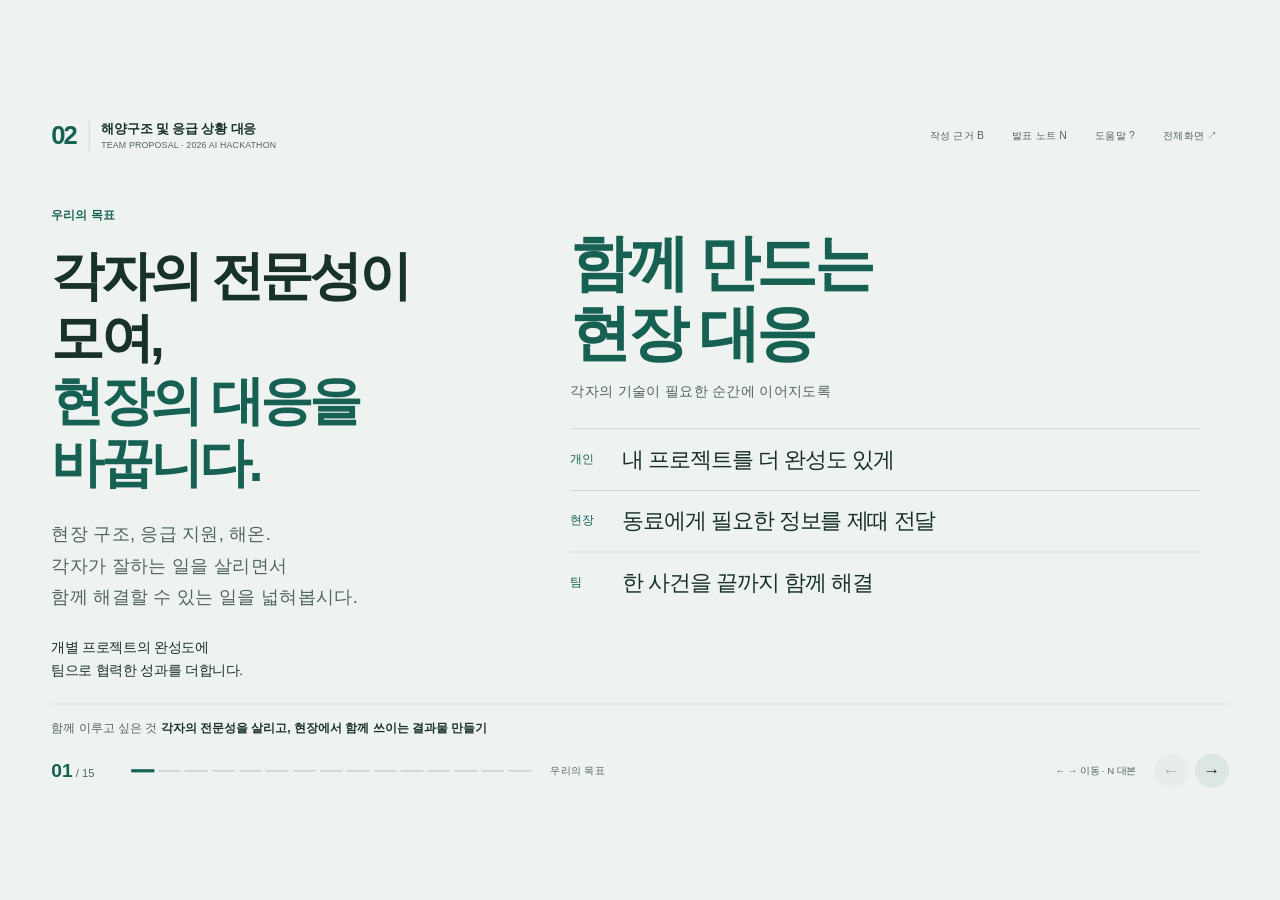
<file: AI_Situation_Room/presentation/team.html>
<!doctype html><html lang="ko"><head><meta charset="utf-8"><meta name="viewport" content="width=device-width,initial-scale=1"><meta name="theme-color" content="#eef2f0"><title>2팀 협업 제안 · 함께 만드는 현장 대응 · HAEON(해온)</title>
<style>
/* Taste design read: technical team proposal, light structural editorial.
   DESIGN_VARIANCE 6 / MOTION_INTENSITY 3 / VISUAL_DENSITY 3.
   Native HTML/CSS; no external framework. Diagrams depict proposed information flow. */
@font-face{font-family:LocalKR;src:local('Pretendard'),local('Apple SD Gothic Neo'),local('Malgun Gothic');font-display:swap}
:root{--paper:#eef2f0;--ink:#19312b;--muted:#52665e;--accent:#176153;--rule:#c6d4cd;--soft:#dbe7e0;--white:#fbfdfc;--ease:cubic-bezier(.22,.72,.16,1);--scale:1}
*{box-sizing:border-box}html,body{margin:0;width:100%;height:100%;background:var(--paper);color:var(--ink);font-family:LocalKR,'Apple SD Gothic Neo',sans-serif;word-break:keep-all}body{overflow:hidden}button,a{-webkit-tap-highlight-color:transparent}button{font:inherit;color:inherit;cursor:pointer}button:focus-visible,a:focus-visible{outline:3px solid var(--accent);outline-offset:5px}button:disabled{opacity:.35;cursor:default}button:active{transform:scale(.96)}button{transition:background .2s var(--ease),transform .2s var(--ease)}::selection{background:#c0daca}#viewport{width:100%;height:100%;position:relative;overflow:hidden}#deck{width:1600px;height:900px;position:absolute;left:50%;top:50%;transform:translate(-50%,-50%) scale(var(--scale));overflow:hidden;background:var(--paper)}
header{position:absolute;top:34px;left:64px;right:64px;display:flex;align-items:center;justify-content:space-between;height:46px;z-index:4}.brand{display:flex;align-items:center;gap:14px;font-size:16px;font-weight:750}.brand-no{color:var(--accent);font-size:32px;letter-spacing:-.08em;border-right:1px solid var(--rule);padding-right:17px}.brand small{display:block;font-size:11px;color:var(--muted);font-weight:450;margin-top:3px;letter-spacing:.02em}.utilities{display:flex;gap:7px}.utilities button{background:transparent;border:0;padding:10px 14px;border-radius:30px;color:var(--muted);font-size:13px;white-space:nowrap}.utilities button:hover{background:var(--soft);color:var(--ink)}
#slide{position:absolute;inset:130px 64px 125px;display:grid;grid-template-columns:550px 1fr;gap:54px;align-items:center}.copy{align-self:center;z-index:2}.chapter{font-size:15px;font-weight:650;color:var(--accent);margin-bottom:28px}.copy h1{font-size:66px;line-height:1.18;letter-spacing:-.065em;font-weight:760;margin:0 0 30px}.copy h1 em{font-style:normal;color:var(--accent)}.lead{font-size:23px;line-height:1.7;color:var(--muted);margin:0;max-width:590px}.subline{font-size:17px;line-height:1.7;margin-top:30px;color:var(--ink);max-width:540px}.visual{height:560px;position:relative;perspective:1600px;align-self:center}.visual-foot{position:absolute;bottom:0;left:0;right:0;color:var(--muted);font-size:13px;line-height:1.6}.callout{position:absolute;left:64px;right:64px;bottom:92px;font-size:15px;line-height:1.5;color:var(--muted);border-top:1px solid var(--rule);padding-top:18px}.callout strong{color:var(--ink);font-weight:600}.callout span{margin-left:12px}.callout:empty{display:none}footer{position:absolute;bottom:28px;left:64px;right:64px;display:flex;align-items:center;gap:24px;z-index:4}.page{font-size:14px;color:var(--muted);min-width:76px}.page b{font-size:24px;color:var(--accent);font-weight:600}.progress{display:flex;gap:5px;max-width:500px;flex:1}.progress button{position:relative;height:30px;min-width:15px;flex:1;background:none;border:0;padding:0}.progress button:after{content:'';position:absolute;left:0;right:0;top:14px;height:2px;background:var(--rule)}.progress button.active:after{height:4px;top:13px;background:var(--accent)}.progress button.past:after{background:#709c87}.chapter-name{font-size:13px;color:var(--muted)}.controls{margin-left:auto;display:flex;gap:9px;align-items:center}.controls .hint{font-size:12px;color:var(--muted);margin-right:14px}.controls button{border:0;background:var(--soft);border-radius:50%;width:42px;height:42px;font-size:21px;display:grid;place-items:center}.controls button:hover{background:var(--accent);color:var(--white)}
/* Project cover: staggered physical planes communicate independent projects. */
.cover-composition{position:relative;height:100%;padding-top:60px}.cover-number{position:absolute;left:45px;top:0;font-size:270px;line-height:.9;color:#c9d9d0;font-weight:550;letter-spacing:-.09em}.cover-number span{position:absolute;left:29px;top:257px;font-size:13px;letter-spacing:.12em;white-space:nowrap;color:var(--muted)}.cover-project{position:absolute;right:0;width:420px;height:116px;background:var(--white);border-radius:16px;padding:24px 32px;box-shadow:0 25px 55px #2b5a4512;transform:rotate(-3deg);border:6px solid #e3ece7}.cover-project span{font-size:14px;color:var(--muted);display:block}.cover-project strong{font-size:32px;display:block;margin-top:8px;font-weight:650;letter-spacing:-.035em}.p1{top:25px;right:60px}.p2{top:161px;right:20px;transform:rotate(2deg)}.p3{top:298px;right:70px;transform:rotate(-2deg);background:var(--soft);border-color:#cfdfd5}.cover-result{position:absolute;left:58px;bottom:25px;right:10px;border-left:3px solid var(--accent);padding:5px 0 5px 22px}.cover-result b{display:block;font-size:26px;color:var(--accent)}.cover-result span{display:block;font-size:16px;margin-top:10px;color:var(--muted)}
/* Evidence sheets preserve provenance as separate, readable layers. */
.depth-stack{padding:8px 25px 0 0}.depth-sheet{min-height:140px;margin:0 0 22px;display:flex;align-items:center;gap:23px;padding:24px 26px;background:var(--white);border-radius:16px;border:6px solid #e2ebe5;box-shadow:0 18px 45px #355b4610;transform:rotate(-1deg)}.depth-sheet:nth-child(2){margin-left:28px;margin-right:-28px;transform:rotate(1deg)}.depth-sheet:nth-child(3){margin-left:10px;margin-right:-10px;transform:rotate(-.5deg);background:#e0ebe4;border-color:#d1e1d7}.sheet-index{font-size:28px;color:var(--accent);font-weight:400}.depth-sheet small{color:var(--muted);font-size:12px}.depth-sheet h3{font-size:27px;line-height:1.3;letter-spacing:-.04em;margin:7px 0 9px}.depth-sheet p{font-size:17px;color:var(--muted);line-height:1.5;margin:0}.flow-plane{padding:0 16px 0 25px;border-left:2px solid #98b3a3}.flow-step{display:flex;gap:23px;align-items:center;min-height:120px}.flow-step>span{font-size:22px;color:var(--accent);background:var(--paper);margin-left:-40px;padding:9px 0}.flow-step h3{font-size:27px;margin:0 0 9px;letter-spacing:-.04em}.flow-step p{font-size:18px;color:var(--muted);margin:0;line-height:1.6}
/* Three apps and a common incident, not a screenshot of an implemented product. */
.network{height:490px;position:relative}.orbit{position:absolute;inset:45px 50px 15px;border:1px solid #91b4a2;border-radius:50%;transform:rotate(-18deg)}.net-node{position:absolute;width:315px;padding:23px 24px;background:var(--white);border:6px solid #e2ebe5;border-radius:16px;box-shadow:0 22px 50px #29553e10}.net-node small{font-size:12px;color:var(--muted)}.net-node h3{font-size:31px;margin:9px 0;color:var(--accent)}.net-node p{font-size:16px;margin:10px 0 17px;color:var(--muted)}.net-node b{font-size:19px;font-weight:650}.net-node.field{left:0;top:0;transform:rotate(-2deg)}.net-node.aid{right:0;top:87px;transform:rotate(2deg)}.net-node.command{left:53px;top:288px;width:350px;background:#e0ebe4;border-color:#d1e1d7}.net-core{position:absolute;top:226px;left:347px;font-size:12px;text-align:center;color:var(--muted)}.net-core strong{display:block;font-size:35px;color:var(--accent);margin:4px}.net-core small{font-size:12px}.net-label{position:absolute;font-size:12px;color:var(--muted)}.net-label.up{left:0;top:238px}.net-label.across{right:0;top:335px;width:245px;text-align:center}
/* Wide chapters use the full stage for relationships, not another split. */
#slide[data-layout="wide"]{grid-template-columns:1fr;grid-template-rows:230px 1fr;gap:10px;align-items:start}.wide .copy{display:block}#slide[data-layout="wide"] .copy{position:relative;align-self:start}#slide[data-layout="wide"] .chapter{margin-bottom:15px}#slide[data-layout="wide"] h1{font-size:49px;line-height:1.2;margin-bottom:14px}#slide[data-layout="wide"] h1 br{display:none}#slide[data-layout="wide"] .lead{font-size:21px;line-height:1.5;max-width:1120px}#slide[data-layout="wide"] .lead br{display:none}#slide[data-layout="wide"] .subline{display:none}#slide[data-layout="wide"] .visual{height:360px;width:100%;align-self:start}#slide[data-layout="wide"] .depth-stack{display:grid;grid-template-columns:1.05fr 1.15fr 1fr;gap:32px;align-items:start;padding:0}#slide[data-layout="wide"] .depth-sheet{display:block;min-height:232px;transform:none;margin:0;padding:25px 28px;border:0;box-shadow:none;background:transparent;border-left:1px solid var(--rule);border-radius:0}#slide[data-layout="wide"] .depth-sheet:first-child{border-left:0;padding-left:0}#slide[data-layout="wide"] .depth-sheet:nth-child(2){margin-top:30px}#slide[data-layout="wide"] .depth-sheet:nth-child(3){margin-top:60px}#slide[data-layout="wide"] .sheet-index{font-size:48px;display:block;margin-bottom:12px;font-weight:450}#slide[data-layout="wide"] .depth-sheet h3{font-size:28px}#slide[data-layout="wide"] .depth-sheet p{font-size:19px;line-height:1.65}#slide[data-layout="wide"] .visual-foot{bottom:-3px}
/* Journey: the four stages form one continuous horizontal route. */
#slide[data-layout="journey"]{grid-template-columns:1fr;grid-template-rows:280px 1fr;gap:25px;align-items:start}#slide[data-layout="journey"] .copy{align-self:start}#slide[data-layout="journey"] .chapter{margin-bottom:17px}#slide[data-layout="journey"] h1{font-size:55px;line-height:1.2;margin-bottom:17px}#slide[data-layout="journey"] h1 br{display:none}#slide[data-layout="journey"] .lead{font-size:23px;max-width:1100px}#slide[data-layout="journey"] .lead br{display:none}#slide[data-layout="journey"] .subline{display:none}#slide[data-layout="journey"] .visual{height:285px;width:100%}#slide[data-layout="journey"] .flow-plane{display:grid;grid-template-columns:repeat(4,1fr);border:0;padding:0;gap:25px}#slide[data-layout="journey"] .flow-step{display:block;border-top:2px solid #aec6b9;padding:18px 8px 0 0;position:relative}#slide[data-layout="journey"] .flow-step>span{display:block;font-size:39px;margin:0;padding:0 0 15px}#slide[data-layout="journey"] .flow-step h3{font-size:24px;line-height:1.4}#slide[data-layout="journey"] .flow-step p{font-size:18px;line-height:1.6}#slide[data-layout="journey"] .visual-foot{bottom:-20px}
/* A spoken commitment receives one full-width typographic composition. */
#slide[data-layout="promise"]{display:block}#slide[data-layout="promise"] .copy{position:absolute;left:0;top:0;width:400px}#slide[data-layout="promise"] .copy h1{font-size:43px}#slide[data-layout="promise"] .lead,#slide[data-layout="promise"] .subline{display:none}#slide[data-layout="promise"] .visual{position:absolute;left:450px;right:0;top:0;height:615px}.promise-plane{background:#e0ebe4;border-radius:20px;border:8px solid #d1e1d7;padding:20px 48px 35px;height:100%;display:flex;flex-direction:column;justify-content:center}.quote-mark{font-size:125px;line-height:.8;color:var(--accent)}.promise-plane h3{font-size:43px;line-height:1.5;letter-spacing:-.045em;margin:0 0 17px}.promise-plane>p{font-size:15px;color:var(--muted)}.promise-items{display:flex;gap:25px;margin-top:35px;flex-wrap:wrap;max-width:700px}.promise-items>div{font-size:20px;line-height:1.6;border-top:1px solid #93b29f;padding-top:13px;flex:1;min-width:170px}.closing-composition{padding:0 24px}.one{font-size:240px;line-height:.95;font-weight:550;letter-spacing:-.075em;color:var(--accent)}.one span{font-size:13px;letter-spacing:.12em;display:inline-block;margin-left:25px;color:var(--muted)}.closing-composition h3{font-size:28px;line-height:1.5;margin:15px 0 24px;font-weight:550;letter-spacing:-.03em}.agreements{display:flex;gap:30px}.agreements p{font-size:19px}.agreements b{font-size:14px;color:var(--accent);margin-right:10px}.closing-composition>small{display:block;font-size:17px;color:var(--muted);margin-top:15px}
.reveal .copy{animation:arrive .65s var(--ease) both}.reveal .visual{animation:arrive .8s var(--ease) .07s both}@keyframes arrive{from{opacity:0;transform:translateY(22px)}to{opacity:1;transform:translateY(0)}}
.overlay{position:absolute;inset:95px 115px;z-index:10;background:#f7faf8;border:1px solid var(--rule);border-radius:20px;padding:48px 55px;overflow:auto;box-shadow:0 30px 90px #20433020}.overlay[hidden]{display:none}.close{position:absolute;right:22px;top:18px;border:0;background:var(--soft);border-radius:30px;padding:10px 18px;font-size:14px}.overlay h2{font-size:30px;letter-spacing:-.03em;margin:0 0 24px}.overlay p,.overlay li{font-size:22px;line-height:1.85;color:var(--muted)}.overlay .label{font-size:13px;color:var(--accent);margin-top:25px;font-weight:650}.overlay a{color:var(--accent);text-underline-offset:4px}.reference-item{margin-top:24px;padding-top:20px;border-top:1px solid var(--rule)}.reference-item small{font-size:14px;color:var(--muted)}.reference-item blockquote{font-size:19px;line-height:1.7;margin:12px 0}.overlay .grid{display:grid;grid-template-columns:2fr 1fr;gap:40px}.overlay .grid aside p{font-size:17px}.overlay button{border:0;background:var(--soft);border-radius:24px;padding:12px 18px}.sr-only{position:absolute;width:1px;height:1px;overflow:hidden;clip-path:inset(50%)}.toast{position:absolute;z-index:11;bottom:95px;left:50%;transform:translateX(-50%);background:var(--ink);color:var(--white);padding:14px 23px;border-radius:25px;font-size:15px}.toast[hidden]{display:none}
.reduce-motion *{animation:none!important;transition:none!important}@media(prefers-reduced-motion:reduce){*,*:before,*:after{animation:none!important;transition:none!important}}
@media(max-width:767px) and (orientation:portrait){body{overflow:auto}#viewport{height:auto;min-height:100dvh;overflow:visible}#deck{position:relative;width:100%;height:auto;min-height:100dvh;left:0;top:0;transform:none!important;overflow:visible;padding-bottom:130px}header{position:relative;top:auto;left:auto;right:auto;margin:16px;gap:8px;height:auto;align-items:flex-start}.brand{font-size:13px}.brand-no{font-size:25px}.brand small{font-size:9px}.utilities{flex-wrap:wrap;justify-content:flex-end;max-width:140px}.utilities button{font-size:11px;padding:7px}.utilities #fullBtn{display:none}#slide,#slide[data-layout]{position:relative;inset:auto;margin:48px 20px 0;display:block}.copy,#slide[data-layout="promise"] .copy{position:relative!important;width:auto!important;left:auto;top:auto}.chapter{font-size:13px;margin-bottom:18px}.copy h1,#slide[data-layout] h1{font-size:40px!important;line-height:1.25}.lead,#slide[data-layout] .lead{font-size:18px;line-height:1.7}.subline{font-size:15px}.visual,#slide[data-layout] .visual{position:relative!important;left:auto!important;right:auto!important;top:auto!important;width:100%!important;height:auto!important;margin-top:40px;padding-bottom:40px;perspective:none}.depth-stack,#slide[data-layout="wide"] .depth-stack{display:block;padding:0}.depth-sheet,#slide[data-layout="wide"] .depth-sheet{margin:14px 0!important;transform:none;min-height:0;padding:20px!important;border:0;border-top:1px solid var(--rule);border-radius:0;box-shadow:none;background:transparent}.depth-sheet h3,#slide[data-layout="wide"] .depth-sheet h3{font-size:23px}.depth-sheet p{font-size:16px}.sheet-index,#slide[data-layout="wide"] .sheet-index{font-size:22px}.flow-plane,#slide[data-layout="journey"] .flow-plane{display:block;padding:0 0 0 20px;border-left:1px solid var(--rule)}.flow-step,#slide[data-layout="journey"] .flow-step{min-height:0;margin-bottom:25px;display:flex;border:0;gap:18px;padding:0}.flow-step>span,#slide[data-layout="journey"] .flow-step>span{font-size:22px;margin:0;padding:0}.flow-step h3,#slide[data-layout="journey"] .flow-step h3{font-size:22px}.flow-step p{font-size:16px}.visual-foot,#slide[data-layout] .visual-foot{position:relative;bottom:auto;left:auto;margin-top:24px;font-size:12px}.network{height:auto}.orbit,.net-core,.net-label{display:none}.net-node,.net-node.field,.net-node.aid,.net-node.command{position:relative;left:auto;right:auto;top:auto;transform:none;width:100%;margin-bottom:15px}.cover-composition{padding:0;height:auto}.cover-number{position:relative;top:auto;left:auto;font-size:130px;margin-bottom:20px}.cover-number span{position:static;font-size:12px;margin-left:20px}.cover-project{position:relative;left:auto;right:auto;top:auto;width:100%;height:auto;margin-bottom:16px;transform:none;padding:18px 22px;border-width:4px}.cover-project strong{font-size:27px}.cover-result{position:relative;left:auto;bottom:auto;right:auto;margin-top:25px}.cover-result b{font-size:22px}.cover-result span{font-size:15px}.promise-plane{padding:30px 24px;border-width:4px}.promise-plane h3{font-size:29px}.promise-items{display:block;margin-top:20px}.promise-items>div{margin-top:12px;font-size:18px}.closing-composition{padding:0}.one{font-size:140px}.one span{font-size:10px;margin-left:15px}.closing-composition h3{font-size:24px}.agreements{display:block}.callout{position:relative;left:auto;right:auto;bottom:auto;margin:5px 20px;font-size:13px}footer{position:fixed;left:0;right:0;bottom:0;padding:10px 18px;background:#eef2ff00;background:var(--paper);border-top:1px solid var(--rule);gap:10px}.page{min-width:62px}.progress{max-width:none;gap:2px}.chapter-name,.controls .hint{display:none}.controls{margin-left:4px}.controls button{width:36px;height:36px}.overlay{position:fixed;inset:15px 12px 85px;padding:58px 22px 24px;overflow:auto}.overlay .grid{display:block}.overlay h2{font-size:24px}.overlay p,.overlay li{font-size:18px}.toast{position:fixed;bottom:80px;max-width:90%;font-size:13px}}
@media(max-width:767px) and (orientation:portrait){.progress{min-width:0}.progress button{min-width:0}.controls,.page{flex-shrink:0}.controls{gap:5px}}
/* Persuasion revision: stakes first, practical benefits next, API reveal at 7.
   Two full-width concept diagrams replace technical-list chapters. */
.award-opening{position:relative;height:100%;padding:0 35px 0 45px}.opening-word{font-size:126px;color:var(--accent);letter-spacing:-.08em;line-height:1.05;font-weight:650;margin:0 0 34px}.opening-word span{display:block;font-size:16px;letter-spacing:0;color:var(--muted);font-weight:450;margin-top:14px}.opening-step{display:flex;align-items:center;gap:25px;padding:20px 0;border-top:1px solid var(--rule)}.opening-step>span{font-size:15px;color:var(--accent);min-width:40px}.opening-step b{font-size:27px;font-weight:550;letter-spacing:-.035em}.award-opening>p{font-size:17px;line-height:1.6;color:var(--muted);margin-top:25px}.merit-grid{display:grid;grid-template-columns:1fr 1fr;gap:27px 34px;padding:0 5px 0 10px}.merit-item{min-height:212px;padding:25px 22px 20px 0;border-top:2px solid #aec7b9}.merit-item small{font-size:15px;color:var(--accent);font-weight:600}.merit-item h3{font-size:27px;line-height:1.4;letter-spacing:-.04em;margin:19px 0 14px}.merit-item p{font-size:18px;line-height:1.6;color:var(--muted);margin:0}.mismatch-scene{padding:8px 10px 0 0}.report-strip{background:var(--soft);border-radius:16px;border:6px solid #ccded2;padding:29px 32px;box-shadow:0 22px 50px #2b5a4510}.report-strip small{font-size:16px;color:var(--accent);font-weight:600}.report-strip h3{font-size:31px;line-height:1.5;letter-spacing:-.04em;margin:15px 0 12px}.report-strip p{font-size:17px;color:var(--muted);margin:0}.delay-caption{margin:38px 0 27px 33px;border-left:2px solid var(--accent);padding-left:20px;font-size:21px;color:var(--accent)}.lag-reports{display:grid;grid-template-columns:1fr 1fr;gap:28px;margin-left:33px}.lag-reports article{border-top:1px solid #b1c5b9;padding-top:20px}.lag-reports small{font-size:15px;color:var(--muted)}.lag-reports h3{font-size:24px;letter-spacing:-.03em;line-height:1.5;margin:12px 0}.lag-reports p{font-size:16px;line-height:1.6;color:var(--muted)}.accuracy-list{padding:0 6px}.accuracy-list article{display:grid;grid-template-columns:1fr 30px 1.05fr;gap:13px;align-items:center;padding:26px 0;border-top:1px solid var(--rule);min-height:153px}.accuracy-list small{font-size:14px;color:var(--muted)}.accuracy-list h3{font-size:22px;line-height:1.5;margin:10px 0 0;letter-spacing:-.03em}.accuracy-list article>span{font-size:28px;color:var(--accent)}.accuracy-list b{font-size:24px;color:var(--accent);font-weight:600;letter-spacing:-.04em}.accuracy-list p{font-size:17px;color:var(--muted);line-height:1.6;margin:10px 0 0}.award-proof{padding:0 8px}.award-proof article{display:grid;grid-template-columns:115px 1fr;gap:22px;border-top:1px solid var(--rule);padding:24px 0;min-height:124px;align-items:center}.award-proof article>b{font-size:20px;color:var(--accent);font-weight:650}.award-proof h3{font-size:24px;line-height:1.5;letter-spacing:-.045em;margin:0 0 9px}.award-proof p{font-size:16px;line-height:1.6;color:var(--muted);margin:0}.closing-merit{font-size:39px;line-height:1.5;letter-spacing:-.045em;font-weight:600;padding-top:25px}.closing-merit span{display:block;color:var(--accent);font-size:35px;font-weight:400;line-height:1.2;margin:10px 0}.closing-award{margin-top:45px;padding-top:30px;border-top:1px solid #9cbdab;font-size:27px;line-height:1.55}.closing-award strong{font-size:38px;color:var(--accent);letter-spacing:-.035em;font-weight:650}
#slide[data-layout="concept"]{display:block}#slide[data-layout="concept"] .copy{position:absolute;left:0;right:0;top:0}#slide[data-layout="concept"] .chapter{margin-bottom:17px}#slide[data-layout="concept"] h1{font-size:45px;line-height:1.22;letter-spacing:-.045em;margin:0 0 15px}#slide[data-layout="concept"] h1 br{display:none}#slide[data-layout="concept"] .lead{font-size:21px;line-height:1.6;max-width:1400px}#slide[data-layout="concept"] .lead br{display:none}#slide[data-layout="concept"] .subline{display:none}#slide[data-layout="concept"] .visual{position:absolute;left:0;right:0;top:185px;height:437px;width:100%;margin:0}.reasoning-map{position:relative;height:100%;width:100%}.map-input{position:absolute;top:37px;left:0;width:265px;padding:14px 12px 0 0}.map-input small,.map-output small{font-size:15px;color:var(--accent);font-weight:550}.map-input h3,.map-output h3{font-size:30px;line-height:1.45;letter-spacing:-.035em;margin:14px 0 18px}.map-input p,.map-output p{font-size:18px;line-height:1.6;color:var(--muted);margin:0}.reasoning-core{position:absolute;left:350px;top:0;width:705px;height:194px;background:var(--soft);border:6px solid #cfdfd4;border-radius:18px;padding:25px 31px}.reasoning-core>small{font-size:15px;color:var(--accent)}.reasoning-core h3{font-size:28px;line-height:1.4;margin:10px 0 17px;letter-spacing:-.04em}.reasoning-core h3 br{display:none}.core-questions{display:flex;gap:23px;font-size:16px;color:var(--muted)}.map-arrow{position:absolute;top:76px;font-size:40px;color:var(--accent)}.a1{left:278px}.a2{left:1092px}.map-output{position:absolute;right:0;top:30px;width:270px;padding-left:30px}.rag-bridge{position:absolute;left:363px;top:208px;width:680px;height:34px;display:flex;justify-content:space-between;align-items:center;gap:17px}.rag-bridge span{font-size:14px;color:var(--muted)}.rag-bridge b{font-size:20px;color:var(--accent);font-weight:600}.manual-bank{position:absolute;left:350px;top:264px;width:705px;display:grid;grid-template-columns:repeat(3,1fr);gap:20px}.manual-bank article{background:var(--white);padding:19px 22px;border-top:2px solid #7fa58e;box-shadow:0 16px 26px #3a5e4410}.manual-bank small{font-size:15px;color:var(--accent);display:block;margin-bottom:10px}.manual-bank b{font-size:18px;display:block;font-weight:550}.map-conclusion{position:absolute;bottom:0;left:350px;right:0;font-size:19px;line-height:1.6;color:var(--accent);font-weight:550}.integration-map{display:grid;grid-template-columns:265px 55px 660px 55px 1fr;align-items:start;gap:16px;height:100%;position:relative}.source-column{padding-top:5px}.source-column article{padding:21px 22px 20px;border-top:1px solid #b0c8b9;margin-bottom:12px}.source-column small{font-size:14px;color:var(--muted)}.source-column h3{font-size:24px;margin:10px 0 0;letter-spacing:-.03em}.integration-arrow{font-size:35px;color:var(--accent);align-self:start;padding-top:143px}.integration-center{background:var(--soft);border:6px solid #ccded2;border-radius:18px;min-height:346px;padding:20px 28px 18px}.hub-title{display:flex;align-items:center;justify-content:space-between;border-bottom:1px solid #adc6b6;padding-bottom:16px}.hub-title small{color:var(--accent);font-size:15px}.hub-title h3{margin:0;font-size:30px;letter-spacing:-.03em;color:var(--accent)}.tech-bands{padding-top:8px}.tech-bands>div{display:flex;align-items:center;justify-content:space-between;gap:24px;min-height:58px}.tech-bands b{font-size:21px;font-weight:600;letter-spacing:-.03em}.tech-bands span{font-size:18px;color:var(--muted)}.integration-result{padding:15px 0 0 18px}.integration-result small{font-size:14px;color:var(--muted)}.integration-result h3{font-size:25px;line-height:1.4;letter-spacing:-.03em;margin:20px 0 6px;color:var(--accent)}.integration-result p{font-size:17px;color:var(--muted);line-height:1.5;margin:0}.education-return{position:absolute;bottom:6px;left:347px;right:0;display:flex;gap:20px;align-items:center;font-size:20px;letter-spacing:-.03em}.education-return strong{font-weight:550}.education-return span{color:var(--accent)}
@media(max-width:767px) and (orientation:portrait){.award-opening{padding:0 0 15px}.opening-word{font-size:95px;margin-bottom:30px}.opening-step{gap:20px;padding:18px 0}.opening-step b{font-size:22px}.merit-grid{grid-template-columns:1fr;gap:5px;padding:0}.merit-item{min-height:0;padding:20px 0}.merit-item h3{font-size:24px}.merit-item p{font-size:17px}.mismatch-scene{padding:0}.report-strip{padding:20px;border-width:4px}.report-strip h3{font-size:24px}.delay-caption{margin:27px 0;font-size:19px}.lag-reports{grid-template-columns:1fr;margin:0;gap:12px}.lag-reports h3{font-size:22px}.accuracy-list article{grid-template-columns:1fr;gap:13px;padding:25px 0}.accuracy-list article>span{transform:rotate(90deg);justify-self:start}.accuracy-list b{font-size:23px}.award-proof article{grid-template-columns:1fr;gap:10px;padding:22px 0}.award-proof h3{font-size:22px}.award-proof p{font-size:16px}.closing-merit{font-size:29px;padding-top:0}.closing-award{margin-top:30px;font-size:23px}.closing-award strong{font-size:29px}#slide[data-layout="concept"] .copy{position:relative;top:auto;left:auto;right:auto}#slide[data-layout="concept"] .lead br{display:initial}#slide[data-layout="concept"] .visual{margin-top:32px;padding-bottom:0}.reasoning-map{height:auto}.map-input,.reasoning-core,.map-output,.rag-bridge,.manual-bank,.map-conclusion{position:relative;top:auto;left:auto;right:auto;bottom:auto;width:100%;height:auto;margin:0 0 25px;padding:0}.map-input h3,.map-output h3{font-size:25px}.map-arrow{display:none}.reasoning-core{padding:22px;border-width:4px}.reasoning-core h3{font-size:25px}.reasoning-core h3 br{display:initial}.core-questions{flex-direction:column;gap:12px;font-size:16px}.rag-bridge{display:block;line-height:1.6}.rag-bridge span{display:block;margin:8px 0}.rag-bridge b{font-size:22px}.manual-bank{gap:10px;grid-template-columns:1fr}.manual-bank article{padding:20px}.manual-bank b{font-size:18px}.map-conclusion{font-size:18px;padding-top:12px}.integration-map{display:block;height:auto}.source-column{display:grid;grid-template-columns:1fr;padding:0}.source-column article{margin-bottom:10px;padding:20px 0}.integration-arrow{padding:0;font-size:30px;margin:10px 0;transform:rotate(90deg);display:inline-block}.integration-center{min-height:0;padding:20px;border-width:4px}.hub-title{display:block}.hub-title h3{font-size:28px;margin-top:10px}.tech-bands>div{display:block;min-height:0;padding:17px 0}.tech-bands b{display:block;font-size:21px}.tech-bands span{display:block;font-size:17px;margin-top:8px}.integration-result{padding:8px 0 20px}.education-return{position:relative;left:auto;right:auto;bottom:auto;display:block;padding:20px 0 0;font-size:20px;line-height:1.6}.education-return span{display:block;transform:rotate(90deg);width:25px;margin:6px 0}}


/* MCP collaboration copy revision */
.opening-word.opening-team{font-size:76px;line-height:1.15;letter-spacing:-.055em;margin-bottom:35px}.opening-word.opening-team span{margin-top:20px;font-size:18px;letter-spacing:0}.project-details{padding:5px 0}.project-details article{display:grid;grid-template-columns:48px 1fr;gap:18px;padding:20px 22px;border-top:1px solid var(--rule)}.project-details article>span{font-size:30px;color:var(--accent)}.project-details small{font-size:15px;color:var(--accent)}.project-details h3{font-size:28px;margin:8px 0;letter-spacing:-.035em}.project-details p{font-size:19px;line-height:1.6;margin:0 0 7px;color:var(--muted)}.project-details b{font-size:17px;font-weight:550;color:var(--accent)}.response-cycle{width:100%}.response-cycle .flow-plane{width:100%}.cycle-return{margin:18px 10px 0;border:2px solid #91b5a2;border-top:0;border-radius:0 0 24px 24px;text-align:center;padding:10px;font-size:23px;color:var(--accent)}.cycle-return span{font-size:29px;margin-right:14px}.net-core strong{font-size:58px}.integration-center .tech-bands b{font-size:20px}
@media(max-width:767px) and (orientation:portrait){.opening-word.opening-team{font-size:52px}.project-details article{padding:20px 0;grid-template-columns:32px 1fr;gap:12px}.project-details h3{font-size:24px}.project-details p{font-size:17px}.project-details b{font-size:16px}.cycle-return{font-size:18px;margin:20px 0;padding:18px 8px}.net-core strong{font-size:45px}}
</style></head><body><div id="viewport"><main id="deck" aria-label="2팀 협업 제안 발표자료"><header><div class="brand"><span class="brand-no">02</span><div>해양구조 및 응급 상황 대응<small>TEAM PROPOSAL · 2026 AI HACKATHON</small></div></div><nav class="utilities" aria-label="발표 도구"><button id="sourcesBtn">작성 근거 B</button><button id="notesBtn">발표 노트 N</button><button id="helpBtn">도움말 ?</button><button id="fullBtn">전체화면 ↗</button></nav></header><section id="slide" class="reveal"><div class="copy"><div class="chapter" id="chapter"></div><h1 id="headline"></h1><p class="lead" id="lead"></p><p class="subline" id="subline"></p></div><section class="visual" id="visual" aria-label="협업 제안 도식"></section></section><div class="callout" id="callout"></div><footer><div class="page"><b id="pageNum">01</b> / 15</div><nav class="progress" id="progress" aria-label="장면 선택"></nav><span class="chapter-name" id="chapterName"></span><div class="controls"><span class="hint">← → 이동 · N 대본</span><button id="prev" aria-label="이전 장면">←</button><button id="next" aria-label="다음 장면">→</button></div></footer><aside class="overlay" id="overlay" role="dialog" aria-modal="true" aria-labelledby="overlayTitle" hidden><button class="close" id="closeOverlay">닫기 Esc</button><h2 id="overlayTitle"></h2><div id="overlayBody"></div></aside><div class="toast" id="toast" role="status" hidden></div><div id="announce" class="sr-only" aria-live="polite"></div></main></div><script>
'use strict';
const slides = [{"scene": 1, "chapter": "우리의 목표", "title": "각자의 전문성이 모여,<br><em>현장의 대응을 바꿉니다.</em>", "lead": "현장 구조, 응급 지원, 해온.<br>각자가 잘하는 일을 살리면서<br>함께 해결할 수 있는 일을 넓혀봅시다.", "sub": "개별 프로젝트의 완성도에<br>팀으로 협력한 성과를 더합니다.", "visual": "<div class=\"award-opening\"><div class=\"opening-word opening-team\">함께 만드는<br>현장 대응<span>각자의 기술이 필요한 순간에 이어지도록</span></div><div class=\"opening-step\"><span>개인</span><b>내 프로젝트를 더 완성도 있게</b></div><div class=\"opening-step\"><span>현장</span><b>동료에게 필요한 정보를 제때 전달</b></div><div class=\"opening-step\"><span>팀</span><b>한 사건을 끝까지 함께 해결</b></div></div>", "note": "우리 팀에는 현장 구조, 응급 지원, 상황실을 맡은 프로젝트가 있습니다. 각자 잘 만들고 있는 기능을 살리면서, 서로의 도움이 필요한 순간을 연결해보면 어떨까요? 내 프로젝트가 실제 현장에서 어떻게 쓰이는지 더 분명하게 보여줄 수 있고, 함께 해결한 결과까지 팀의 성과로 남길 수 있습니다. 그만큼 심사에서도 우리 팀의 강점을 설명하기 좋아집니다.", "layout": "split", "seconds": 20, "refs": ["merit", "brief"], "call": "함께 이루고 싶은 것 <strong>각자의 전문성을 살리고, 현장에서 함께 쓰이는 결과물 만들기</strong>", "cue": "MCP나 구현 방식은 아직 꺼내지 않습니다. 수상 목표와 각자의 이점으로 관심을 모읍니다.", "proof": "공동 시연의 실제 실행과 역할별 기여를 같은 사건 기록으로 확인한다.", "eyebrow": "우리의 목표", "label": "우리의 목표", "why": "각 프로젝트의 역할과 현장에서 함께 쓸 수 있는 이유를 설명한다.", "source": "팀원 설득용 수상 전략 개정 · 사용자 발표자료 제작 요청", "time": "0:00–0:20"}, {"scene": 2, "chapter": "높게 평가받을 이유", "title": "함께 만든 결과가<br><em>더 좋은 평가로 이어지도록.</em>", "lead": "배운 기술을 어디에 썼는지,<br>팀원들이 어떻게 협력했는지,<br>현장에 어떤 도움이 되는지 보여줍니다.", "sub": "수상 전략: 교육성과·기술 완성도·협업·현장성", "visual": "<div class=\"merit-grid\"><article class=\"merit-item\"><small>교육 활용</small><h3>배운 기술로 실제 문제 해결</h3><p>검색과 요원 검토가 대응 계획에 쓰이는 모습</p></article><article class=\"merit-item\"><small>기술 완성도</small><h3>신고부터 결과 확인까지 연결</h3><p>보고를 받고 검토한 결과가 현장에 돌아오는 과정</p></article><article class=\"merit-item\"><small>협업</small><h3>동료의 결과가 내 업무에 도움</h3><p>서로의 전문성을 활용해 한 사건에 대응</p></article><article class=\"merit-item\"><small>현장 가치</small><h3>달라진 상황에 맞춰 대응</h3><p>새로운 보고를 확인하고 대응 계획을 수정</p></article></div><div class=\"visual-foot\">제공 커리큘럼을 바탕으로 한 수상 전략 · 공식 가산점 항목·배점은 미확인</div>", "note": "제가 보는 평가상의 강점은 네 가지입니다. 첫째, 교육에서 배운 기술을 실제 업무에 적용했다는 점입니다. 둘째, 입력부터 후속 대응까지 작동해 기술 완성도를 보여줄 수 있습니다. 셋째, 팀원의 기여가 서로의 기능에 쓰이면 협업의 결과가 분명해집니다. 넷째, 현장의 변경과 누락을 다루면 업무 적용 가치도 설명할 수 있습니다. 공식 가산점이나 배점은 아직 확인되지 않았지만, 이런 결과를 증명하는 것이 더 높은 평가를 노릴 근거라고 생각합니다.", "layout": "split", "seconds": 40, "refs": ["curriculum", "merit"], "call": "평가를 설득하는 방식 <strong>이점이 있다 → 왜 생기는가 → 실제로 보여준다</strong>", "cue": "장면의 이점과 그 이유를 연결해서 말합니다.", "proof": "공동 시연의 실제 실행과 역할별 기여를 같은 사건 기록으로 확인한다.", "eyebrow": "높게 평가받을 이유", "label": "높게 평가받을 이유", "why": "각 프로젝트의 역할과 현장에서 함께 쓸 수 있는 이유를 설명한다.", "source": "사용자 제공 교육 커리큘럼 · 팀원 설득용 수상 전략 개정", "time": "0:20–1:00"}, {"scene": 3, "chapter": "각자에게 돌아오는 이점", "title": "내가 만든 기능이<br><em>현장에서 더 넓게 쓰입니다.</em>", "lead": "만들고 싶은 기능은 각자 완성합니다.<br>그 결과가 동료의 업무에도 쓰이면,<br>내 프로젝트의 필요성을 더 잘 보여줄 수 있습니다.", "sub": "아이디어·화면·개발 방식을 존중합니다.<br>공동 작업의 부담은 나누겠습니다.", "visual": "<div class=\"depth-stack\"><article class=\"depth-sheet\"><span class=\"sheet-index\">01</span><div><small>개발 자율성</small><h3>내가 만들고 싶은 기능을 유지</h3><p>현재 프로젝트와 전문성을 그대로 살리기</p></div></article><article class=\"depth-sheet\"><span class=\"sheet-index\">02</span><div><small>활용 범위</small><h3>내 정보가 동료의 판단에 도움</h3><p>내 기능의 결과가 어디에 쓰이는지 보여주기</p></div></article><article class=\"depth-sheet\"><span class=\"sheet-index\">03</span><div><small>개발 지원</small><h3>막히는 문제를 함께 해결</h3><p>공동 시연 준비와 개발 문제 해결 지원</p></div></article></div><div class=\"visual-foot\"></div>", "note": "각자에게도 분명한 이점이 있어야 합니다. 만들고 싶은 기능과 화면은 그대로 가져가시면 됩니다. 여기에 내 결과가 다른 업무에서 어떻게 쓰이는지까지 보여줄 수 있다면, 프로젝트의 활용 가치를 더 크게 설명할 수 있습니다. 공동 작업에서 생기는 개발 부담은 제가 최대한 함께 해결하겠습니다.", "layout": "wide", "seconds": 25, "refs": ["merit", "brief"], "call": "개인의 이점 <strong>개발 자율성 · 더 넓은 활용 장면 · 문제 해결 지원</strong>", "cue": "장면의 이점과 그 이유를 연결해서 말합니다.", "proof": "공동 시연의 실제 실행과 역할별 기여를 같은 사건 기록으로 확인한다.", "eyebrow": "각자에게 돌아오는 이점", "label": "각자에게 돌아오는 이점", "why": "각 프로젝트의 역할과 현장에서 함께 쓸 수 있는 이유를 설명한다.", "source": "팀원 설득용 수상 전략 개정 · 사용자 발표자료 제작 요청", "time": "1:00–1:25"}, {"scene": 4, "chapter": "2팀에 이미 있는 강점", "title": "각자의 전문성이<br><em>꼭 필요한 이유가 있습니다.</em>", "lead": "현장에서 구조를 돕는 기술,<br>응급처치를 지원하는 기술,<br>전체 대응을 조율하는 기술.<br>각 프로젝트가 맡은 역할을 살립니다.", "sub": "2팀 · 신진섭 · 채민주 · 김대성 · 송민주", "visual": "<div class=\"project-details\"><article><span>01</span><div><small>신진섭 · Link-One</small><h3>구조 현장을 잇는 정보 공유</h3><p>흩어진 현장 구조 정보를 모아 구조 진행 상황을 파악하고, 초기 응급처치를 지원하는 프로젝트입니다.</p><b>현장에서 확인한 정보를 동료에게 전달합니다.</b></div></article><article><span>02</span><div><small>채민주 · RESAID AI</small><h3>필요한 응급처치를 찾는 AI</h3><p>응급의학 자료를 바탕으로 환자 상태에 맞는 처치 가이드와 추가로 확인할 내용을 제시합니다.</p><b>응급처치에 필요한 전문적인 검토를 더합니다.</b></div></article><article><span>03</span><div><small>김대성 · 송민주 · HAEON(해온)</small><h3>전체 상황을 보고 대응을 조율</h3><p>현장 보고와 기상·선박 정보, 대응 매뉴얼을 모아 전문요원들이 검토하고 대응 방향을 제안합니다.</p><b>여러 보고를 종합해 다음 대응을 함께 살핍니다.</b></div></article></div><div class=\"visual-foot\">신청 과제와 개발 방향을 바탕으로 한 역할 설명</div>", "note": "Link-One은 현장의 구조 정보를 잇는 프로젝트입니다. 구조 진행 상황을 파악하고 초기 응급처치를 지원하기 때문에, 실제 현장에서 무슨 일이 일어나는지 가장 가까이에서 알려줄 수 있습니다. RESAID AI는 응급의학 자료를 활용해 환자 상태에 필요한 처치 가이드와 확인사항을 제시합니다. 응급 지원의 전문성을 맡는 겁니다. 임시 명칭 HAEON, 해온은 해양경찰 멀티에이전트 의사결정 지원 시스템입니다. 현장 보고와 기상, 선박 정보, 매뉴얼을 모아 전문요원들이 검토하고 전체 대응 방향을 제안합니다. 이 세 프로젝트의 역할이 서로에게 필요하다는 것이 우리 팀의 강점입니다. 상황실장은 임무를 배정하고 전문요원은 병렬 검토하는 AI 오케스트라 방식이며, 최종 판단은 사용자가 합니다.", "layout": "split", "seconds": 45, "refs": ["roster", "projects", "merit"], "call": "우리 팀의 기회 <strong>현장 구조 · 응급 지원 · 종합 상황이 같은 사고에 필요하다</strong>", "cue": "장면의 이점과 그 이유를 연결해서 말합니다.", "proof": "공동 시연의 실제 실행과 역할별 기여를 같은 사건 기록으로 확인한다.", "eyebrow": "2팀에 이미 있는 강점", "label": "2팀에 이미 있는 강점", "why": "각 프로젝트의 역할과 현장에서 함께 쓸 수 있는 이유를 설명한다.", "source": "최신 팀 편성 이미지 · 4번 · 신청팀 분석 및 팀 구성 · 2번 · 팀원 설득용 수상 전략 개정", "time": "1:25–2:10"}, {"scene": 5, "chapter": "급박한 현장, 함께 보는 상황", "title": "상황은 계속 바뀝니다.<br><em>모두가 같은 상황을<br>보고 있어야 합니다.</em>", "lead": "환자가 발생하고, 구조 인원이 바뀌고,<br>기상까지 나빠지는 현장.<br>새 소식을 일일이 옮겨 적는 대신<br>서로의 화면에서 함께 확인합니다.", "sub": "공유된 보고 중 AI 검토에 사용할 내용은 담당자가 선택합니다.", "visual": "<div class=\"mismatch-scene\"><div class=\"report-strip fresh\"><small>동시에 달라지는 현장 상황</small><h3>환자 발생 · 구조 인원 변화<br>기상 악화</h3><p>새로운 정보가 들어올 때마다 함께 확인</p></div><div class=\"delay-caption\">같은 사건의 최신 정보를 각자의 업무에 활용합니다.</div><div class=\"lag-reports\"><article><small>현장 구조 · 응급 지원</small><h3>바뀐 상황을 함께 확인</h3><p>다른 프로젝트의 보고도 자기 화면에서 조회</p></article><article><small>해온</small><h3>필요한 보고를 골라 검토</h3><p>수신 알림 확인 후 인용하여 지시 전송</p></article></div></div>", "note": "현장에서는 환자가 생기고 구조 인원이 달라지고 기상도 나빠지는 일이 한꺼번에 일어날 수 있습니다. 그때마다 같은 내용을 전화로 설명하고 다시 입력하면 전달이 늦거나 빠질 수 있습니다. 한쪽에서 보낸 정보를 다른 프로젝트도 자기 화면에서 확인하고, 같은 최신 상황을 바탕으로 일하게 만들자는 겁니다. 다만 외부 보고를 받았다는 이유만으로 AI 판단에 바로 넣지는 않습니다. 상황실 담당자가 알림을 열어 내용을 확인하고, 인용할 보고를 선택하면 검토를 시작합니다.", "layout": "split", "seconds": 30, "refs": ["merit", "brief"], "call": "우리가 줄일 불편 <strong>같은 내용을 반복 전달하는 수고와, 서로 다른 정보를 보고 대응하는 혼선</strong>", "cue": "장면의 이점과 그 이유를 연결해서 말합니다.", "proof": "공동 시연의 실제 실행과 역할별 기여를 같은 사건 기록으로 확인한다.", "eyebrow": "급박한 현장, 함께 보는 상황", "label": "급박한 현장, 함께 보는 상황", "why": "각 프로젝트의 역할과 현장에서 함께 쓸 수 있는 이유를 설명한다.", "source": "팀원 설득용 수상 전략 개정 · 사용자 발표자료 제작 요청", "time": "2:10–2:40"}, {"scene": 6, "chapter": "상황에 맞춰 계속 이어지는 대응", "title": "현장이 달라지면,<br><em>우리의 대응도 함께 달라집니다.</em>", "lead": "현장의 변화를 공유하고, 함께 판단하고, 다시 현장에 적용합니다.<br>그 결과를 다음 판단에 반영하며 대응을 이어갑니다.", "sub": "그 과정에서 각 프로젝트의 기여가 드러납니다.", "visual": "<div class=\"response-cycle\"><div class=\"flow-plane\"><div class=\"flow-step\"><span>01</span><div><h3>현장 상황 변화</h3><p>환자 발생, 구조 진행,<br>새로운 위험 확인</p></div></div><div class=\"flow-step\"><span>02</span><div><h3>새 정보 공유</h3><p>달라진 내용을 전달하고<br>필요한 보고 확인</p></div></div><div class=\"flow-step\"><span>03</span><div><h3>대응 계획 검토</h3><p>현장 보고와 전문 검토를 모아<br>상황에 맞는 대응 제안</p></div></div><div class=\"flow-step\"><span>04</span><div><h3>현장 대응과 결과</h3><p>제안을 참고해 대응하고<br>결과와 새 상황을 다시 보고</p></div></div></div><div class=\"cycle-return\"><span>↶</span> 현장의 결과가 다시 다음 판단으로 이어집니다.</div></div>", "note": "우리가 만들려는 흐름은 한 번 보고하고 끝나는 방식이 아닙니다. 현장이 달라지면 그 내용을 공유하고, 상황실은 현장 보고와 응급 지원의 검토를 모아 대응 계획을 다시 살핍니다. 현장은 그 제안을 참고해 대응하고, 결과와 새로 확인한 내용을 다시 알려줍니다. 이 과정이 반복되면서 놓친 정보를 보완하고, 지금 상황에 더 맞는 대응을 찾아가는 겁니다. 각자의 프로젝트로 이 흐름을 어떻게 이어갈 수 있을까요?", "layout": "journey", "seconds": 25, "refs": ["merit", "brief"], "call": "계속 이어지는 협업 <strong>현장 변화 → 정보 공유 → 종합 판단 → 현장 대응 → 다시 현장 변화</strong>", "cue": "마지막 문장에서 한 박자 멈춘 뒤 7장으로 넘깁니다. 여기까지 연결 방식은 공개하지 않습니다.", "proof": "공동 시연의 실제 실행과 역할별 기여를 같은 사건 기록으로 확인한다.", "eyebrow": "상황에 맞춰 계속 이어지는 대응", "label": "상황에 맞춰 계속 이어지는 대응", "why": "각 프로젝트의 역할과 현장에서 함께 쓸 수 있는 이유를 설명한다.", "source": "팀원 설득용 수상 전략 개정 · 사용자 발표자료 제작 요청", "time": "2:40–3:05"}, {"scene": 7, "chapter": "우리의 제안", "title": "각자의 프로젝트를<br><em>MCP로 연결합니다.</em>", "lead": "상황실을 중심으로<br>현장 보고와 검토 결과를 보내고,<br>필요할 때 최신 상황과 제안을 가져옵니다.", "sub": "MCP는 프로그램의 기능을 공통된 방식으로<br>찾고 호출할 수 있게 하는 연결 규약입니다.", "visual": "<div class=\"network\"><div class=\"orbit\"></div><div class=\"net-node field\"><small>FIELD / 현장 구조</small><h3>Link-One</h3><p>구조 현황 · 대상자 상태</p><b>신진섭</b></div><div class=\"net-node aid\"><small>CARE / 응급 지원</small><h3>RESAID AI</h3><p>상태 해석 · 추가 확인 요청</p><b>채민주</b></div><div class=\"net-node command\"><small>COMMAND / 종합 판단</small><h3>해온</h3><p>근거 종합 · 임무와 계획 갱신</p><b>김대성 · 송민주</b></div><div class=\"net-label up\">현장 보고 ⇄ 상황 요약·제안</div><div class=\"net-label across\">응급 검토 결과 ⇄ 최신 상황</div><div class=\"net-core\">연결 규약<br><strong>MCP</strong><small>적용할 기술</small></div></div><div class=\"visual-foot\">상황실 중심의 송수신 설계 · MCP 도구 호출은 구현 후 검증</div>", "note": "연결에 사용할 기술은 MCP입니다. 쉽게 말하면 각 프로그램의 기능을 같은 약속으로 요청하고 결과를 받는 방식입니다. 상황실에 MCP 서버를 두고, Link-One과 RESAID AI는 현장 보고나 검토 결과를 보냅니다. 필요할 때는 상황실의 최신 요약과 제안을 가져옵니다. 상황실에서는 수신 알림을 확인한 뒤 담당자가 선택한 보고로 AI 검토를 시작합니다. 처음에는 보내기와 가져오기 두 기능부터 완성하고, 실제 MCP 호출이 되는 모습을 시연하겠습니다.", "layout": "split", "seconds": 35, "refs": ["brief", "projects", "merit", "mcpplan"], "call": "적용할 연결 기술 <strong>MCP · 현장 정보 보내기 / 상황실의 최신 결과 가져오기</strong>", "cue": "장면의 이점과 그 이유를 연결해서 말합니다.", "proof": "MCP 도구 목록 조회, 보고 제출, 결과 조회의 실제 요청과 응답을 검증한다. 수신만으로 AI를 실행하지 않는지 확인한다.", "eyebrow": "우리의 제안", "label": "우리의 제안", "why": "각 프로젝트의 역할과 현장에서 함께 쓸 수 있는 이유를 설명한다.", "source": "사용자 발표자료 제작 요청 · 신청팀 분석 및 팀 구성 · 2번 · 팀원 설득용 수상 전략 개정 · MCP 연동과 담당자 선택 반영", "time": "3:05–3:40"}, {"scene": 8, "chapter": "중심 기술 1 / 판단과 근거", "title": "AI가 상황을 읽고,<br><em>RAG가 근거를 더합니다.</em>", "lead": "여러 사고가 겹쳐도 관련 매뉴얼을 함께 찾아,<br>현재 상황에 맞는 대응을 검토합니다.", "sub": "", "visual": "<div class=\"reasoning-map\"><div class=\"map-input\"><small>현장 보고</small><h3>“충돌 후 화재,<br>일부 인명 추락”</h3><p>충돌·화재·인명 사고가 겹친 상황</p></div><div class=\"map-arrow a1\">→</div><div class=\"reasoning-core\"><small>해온 · 상황 해석과 종합</small><h3>상황을 이해하고 <br>필요한 대응을 검토</h3><div class=\"core-questions\"><span>무슨 위험인가?</span><span>어떤 근거가 필요한가?</span><span>무엇을 더 확인할까?</span></div></div><div class=\"map-arrow a2\">→</div><div class=\"map-output\"><small>사람에게 제시</small><h3>근거를 확인할 수 있는<br>대응 제안</h3><p>근거 · 미확인사항<br>확인 질문</p></div><div class=\"rag-bridge\"><span>관련 근거 요청 ↓</span><b>RAG · 필요한 구절 검색</b><span>찾은 근거 제공 ↑</span></div><div class=\"manual-bank\"><article><small>충돌</small><b>선체·사건 확인</b></article><article><small>화재</small><b>위험·적용 조건</b></article><article><small>인명 구조</small><b>대상자·구조 현황</b></article></div><div class=\"map-conclusion\">AI는 상황에 맞춰 종합하고, 매뉴얼은 그 판단의 근거를 제공합니다.</div></div>", "note": "그 중심에는 해온이 있습니다. 첨부한 스토리의 핵심을 두 장으로 설명드리겠습니다. 먼저 AI가 현재 상황을 해석하고, RAG가 필요한 매뉴얼 구절을 찾아 근거로 제공합니다. 충돌과 화재, 인명 추락이 함께 일어나면 관련 지침을 함께 검토하는 겁니다. AI는 그 근거와 현장 정보를 종합해 대응안을 제안합니다. 법령과 필수 절차를 지키고, 사람이 최종 판단하는 구조입니다.", "layout": "concept", "seconds": 40, "refs": ["story", "ragpaper", "state", "mcpplan"], "call": "핵심 개념 <strong>상황을 해석하는 AI + 여러 지침을 찾는 RAG → 근거 있는 대응안</strong>", "cue": "왼쪽 신고 → 중앙 AI → 아래 다중 매뉴얼 → 오른쪽 대응안 순으로 짚습니다.", "proof": "벡터 검색 질의·실제 구절·적용 조건·제안의 연결을 확인한다. 벡터 RAG는 추가 구현 목표다.", "eyebrow": "중심 기술 1 / 판단과 근거", "label": "중심 기술 1 / 판단과 근거", "why": "각 프로젝트의 역할과 현장에서 함께 쓸 수 있는 이유를 설명한다.", "source": "AI_situation_room_RAG_story.md · Lewis et al. · NeurIPS 2020 · 13_현재상태_요구사항_인수인계.md · MCP 연동과 담당자 선택 반영", "time": "3:40–4:20"}, {"scene": 9, "chapter": "중심 기술 2 / 교육내용의 집약", "title": "배운 기술을 모아,<br><em>현장에 필요한 답을 찾습니다.</em>", "lead": "현장 보고와 응급 지원 정보가 해온에 모입니다.<br>보고를 이해하고, 매뉴얼을 찾고, 전문요원이 검토해 대응을 제안합니다.", "sub": "", "visual": "<div class=\"integration-map\"><div class=\"source-column\"><article><small>Link-One</small><h3>현장 구조 정보</h3></article><article><small>RESAID AI</small><h3>응급 지원 정보</h3></article><article><small>매뉴얼·지침</small><h3>대응의 근거</h3></article></div><div class=\"integration-arrow\">⇄</div><div class=\"integration-center\"><div class=\"hub-title\"><small>정보와 기술이 모이는 중심</small><h3>해온</h3></div><div class=\"tech-bands\"><div><b>자연어 처리</b><span>보고의 의미 이해</span></div><div><b>임베딩 · RAG</b><span>관련 근거 검색</span></div><div><b>MCP 도구 연동</b><span>보고 전달·결과 조회</span></div><div><b>Agent · 신뢰성 검토</b><span>전문요원 검토·오류 확인</span></div></div></div><div class=\"integration-arrow\">→</div><div class=\"integration-result\"><small>한 사건의 결과</small><h3>대응 제안</h3><p>왜 필요한가</p><h3>확인 질문</h3><p>무엇이 부족한가</p><h3>변경 이유</h3><p>어떤 정보가 바뀌었나</p></div><div class=\"education-return\"><strong>교육에서 배운 기술</strong><span>→</span><strong>각자의 전문 정보</strong><span>→</span><strong>현장에 필요한 대응</strong></div></div>", "note": "해온에서는 교육에서 배운 기술을 하나의 업무에 활용합니다. 자연어 처리로 보고 내용을 이해하고, 임베딩과 RAG로 관련 매뉴얼을 찾습니다. MCP 도구 연동으로 두 프로젝트의 보고와 검토 결과를 주고받고, 전문요원들은 각자의 관점에서 대응을 검토합니다. 마지막에는 빠진 정보나 서로 다른 보고가 없는지 확인합니다. 각 프로젝트가 가진 전문 정보와 상황실의 기술이 함께 쓰이는 모습 자체가 교육을 얼마나 활용했는지 보여줄 수 있습니다.", "layout": "concept", "seconds": 40, "refs": ["story", "curriculum", "merit", "state", "mcpplan"], "call": "함께 구현할 구조 <strong>벡터 RAG·MCP 연동은 구현 목표 · 실제 실행 결과로 교육 활용을 보여줍니다.</strong>", "cue": "양쪽 프로젝트도 독립된 전문성을 가진다는 점을 강조합니다. 중앙은 기술 통합의 책임을 맡습니다.", "proof": "각 교육요소의 실제 입력·출력을 확인한다. MCP는 실제 프로토콜 요청·응답, 모델 비교는 같은 조건의 별도 시험이 필요하다.", "eyebrow": "중심 기술 2 / 교육내용의 집약", "label": "중심 기술 2 / 교육내용의 집약", "why": "각 프로젝트의 역할과 현장에서 함께 쓸 수 있는 이유를 설명한다.", "source": "AI_situation_room_RAG_story.md · 사용자 제공 교육 커리큘럼 · 팀원 설득용 수상 전략 개정 · 13_현재상태_요구사항_인수인계.md · MCP 연동과 담당자 선택 반영", "time": "4:20–5:00"}, {"scene": 10, "chapter": "정확성을 높이는 경로", "title": "같은 정보를 확인하고,<br><em>놓친 부분을 함께 찾습니다.</em>", "lead": "최신 보고를 함께 보고,<br>서로 다른 내용은 다시 확인합니다.<br>대응을 제안한 이유도 함께 살핍니다.", "sub": "정확성 향상은 공동 시험으로 확인할 목표입니다.", "visual": "<div class=\"accuracy-list\"><article><div><small>전달 누락</small><h3>변경 전 정보가 남음</h3></div><span>→</span><div><b>최신 보고 함께 확인</b><p>언제, 누가 보낸 보고인지 확인</p></div></article><article><div><small>불일치</small><h3>보고마다 내용이 다름</h3></div><span>→</span><div><b>같은 사람의 보고인지 확인</b><p>확인 질문으로 차이 해소</p></div></article><article><div><small>판단 근거 부족</small><h3>왜 필요한지 알기 어려움</h3></div><span>→</span><div><b>여러 지침과 상황 검토</b><p>참고한 지침과 적용 이유 제시</p></div></article></div><div class=\"visual-foot\">연동 전후에 누락·정정 반영·근거 오류를 비교 · 정확도 향상 수치는 미측정</div>", "note": "현장에서 정확성이 나아질 수 있는 이유도 구체적으로 설명할 수 있습니다. 첫째, 변경 보고를 공유하면 이전 정보가 남는 문제를 줄일 수 있습니다. 둘째, 현장과 응급 지원의 보고를 같은 대상자로 대조하면 불일치를 찾기 쉽습니다. 셋째, 여러 지침을 근거로 검토하면 제안의 이유를 확인할 수 있습니다. 연결만으로 정답이 보장되는 것은 아니므로, 같은 사건으로 연동 전후의 누락과 정정 반영, 근거 오류를 비교해 실제 개선을 확인하겠습니다.", "layout": "split", "seconds": 35, "refs": ["merit", "story", "brief", "mcpplan"], "call": "현장 가치의 증거 <strong>누락 감소 · 정정 반영 · 근거 오류를 같은 사례로 비교</strong>", "cue": "장면의 이점과 그 이유를 연결해서 말합니다.", "proof": "공동 시연의 실제 실행과 역할별 기여를 같은 사건 기록으로 확인한다.", "eyebrow": "정확성을 높이는 경로", "label": "정확성을 높이는 경로", "why": "각 프로젝트의 역할과 현장에서 함께 쓸 수 있는 이유를 설명한다.", "source": "팀원 설득용 수상 전략 개정 · AI_situation_room_RAG_story.md · 사용자 발표자료 제작 요청 · MCP 연동과 담당자 선택 반영", "time": "5:00–5:35"}, {"scene": 11, "chapter": "왜 수상에 유리한가", "title": "함께 해결한 과정을<br><em>심사위원에게 보여줍니다.</em>", "lead": "팀원이 만든 기능이 어디에 쓰였는지,<br>배운 기술로 어떤 문제를 풀었는지.<br>한 사건의 대응 과정으로 보여줍니다.", "sub": "", "visual": "<div class=\"award-proof\"><article><b>협업</b><div><h3>내 결과가 동료의 판단을 바꾼다</h3><p>보여줄 증거 · 보고부터 검토, 현장 확인까지의 협업 과정</p></div></article><article><b>MCP 활용</b><div><h3>보고를 보내고 필요한 결과를 가져온다</h3><p>보여줄 증거 · MCP 도구 조회·호출·결과 확인</p></div></article><article><b>현장 정확성</b><div><h3>잘못 전달된 정보를 발견하고 바로잡는다</h3><p>보여줄 증거 · 불일치 발견 → 확인 → 관련 결과 갱신</p></div></article><article><b>교육 활용</b><div><h3>배운 기술이 대응안의 근거가 된다</h3><p>보여줄 증거 · 검색 구절·에이전트 보고·검증 결과</p></div></article></div>", "note": "이제 왜 평가에서 이점이 생기는지 정리할 수 있습니다. 협업은 서로의 결과가 다음 판단에 쓰이는 것으로 증명합니다. MCP 기술은 실제 요청과 응답, 상태 반영으로 증명합니다. 현장 정확성은 불일치를 발견하고 확인한 뒤 결과를 갱신하는 과정으로 보여줍니다. 교육 활용은 검색한 근거와 요원 보고가 대응안에 쓰인 장면으로 보여줍니다. 이 네 가지를 한 사건에서 보여줄 수 있다면, 각 프로젝트의 성과에 팀 전체의 설득력을 더할 수 있습니다.", "layout": "split", "seconds": 35, "refs": ["merit", "curriculum", "brief", "mcpplan"], "call": "우리가 노리는 평가 이점 <strong>협업의 결과 + 연동 기술의 완성도 + 현장 활용 + 교육성과</strong>", "cue": "장면의 이점과 그 이유를 연결해서 말합니다.", "proof": "공동 시연의 실제 실행과 역할별 기여를 같은 사건 기록으로 확인한다.", "eyebrow": "왜 수상에 유리한가", "label": "왜 수상에 유리한가", "why": "각 프로젝트의 역할과 현장에서 함께 쓸 수 있는 이유를 설명한다.", "source": "팀원 설득용 수상 전략 개정 · 사용자 제공 교육 커리큘럼 · 사용자 발표자료 제작 요청 · MCP 연동과 담당자 선택 반영", "time": "5:35–6:10"}, {"scene": 12, "chapter": "추가 부담을 줄이는 방법", "title": "각자의 개발에 집중하고,<br><em>연결은 작게 시작합니다.</em>", "lead": "먼저 함께 보여줄 사건 하나와 주고받을 정보를 정합니다.<br>MCP 연결과 개발 중 막히는 부분은 제가 최대한 지원하겠습니다.", "sub": "개별 기능 완성 → 작은 연결 시험 → 공동 시연", "visual": "<div class=\"depth-stack\"><article class=\"depth-sheet\"><span class=\"sheet-index\">01</span><div><small>각자 집중</small><h3>기존 프로젝트의 핵심 기능</h3><p>화면·도구·개발 방식은 자유롭게</p></div></article><article class=\"depth-sheet\"><span class=\"sheet-index\">02</span><div><small>함께 합의</small><h3>가상 사건 하나와 필요한 정보</h3><p>보고 보내기와 최신 결과 가져오기부터</p></div></article><article class=\"depth-sheet\"><span class=\"sheet-index\">03</span><div><small>제가 지원</small><h3>MCP 연결과 개발 지원</h3><p>정보 형식 조정 · 오류 확인 · 시연 준비</p></div></article></div><div class=\"visual-foot\"></div>", "note": "추가 작업이 부담스러울 수 있다는 점도 알고 있습니다. 그래서 각자 핵심 기능을 우선 완성하고, 공동 시연은 가상 사건 하나로 좁히겠습니다. 초기에 주고받을 정보만 맞추고 작은 연결부터 확인하겠습니다. MCP 연결 코드와 형식 조정, 통합 과정에서 막히는 문제는 제가 최대한 지원하겠습니다. 연결이 늦어져도 각자의 기능과 성과는 남도록 준비하겠습니다.", "layout": "wide", "seconds": 30, "refs": ["merit", "brief", "mcpplan"], "call": "현실적인 진행 <strong>개발 자율성 유지 · 공동 범위 최소화 · 연결 지원</strong>", "cue": "장면의 이점과 그 이유를 연결해서 말합니다.", "proof": "공동 시연의 실제 실행과 역할별 기여를 같은 사건 기록으로 확인한다.", "eyebrow": "추가 부담을 줄이는 방법", "label": "추가 부담을 줄이는 방법", "why": "각 프로젝트의 역할과 현장에서 함께 쓸 수 있는 이유를 설명한다.", "source": "팀원 설득용 수상 전략 개정 · 사용자 발표자료 제작 요청 · MCP 연동과 담당자 선택 반영", "time": "6:10–6:40"}, {"scene": 13, "chapter": "수상 전략을 보여줄 시연", "title": "하나의 사고를 따라가며,<br><em>세 프로젝트의 역할을 보여줍니다.</em>", "lead": "현장 보고가 들어오고, 전문 검토가 더해지고, 대응 계획이 달라집니다.<br>각 프로젝트가 어떤 도움을 줬는지 자연스럽게 보여주겠습니다.", "sub": "각 장면에서 누가 무엇을 더했는지 보여줍니다.", "visual": "<div class=\"flow-plane\"><div class=\"flow-step\"><span>01</span><div><h3>신고와 구조 보고</h3><p>Link-One · 현장 정보의 출발</p></div></div><div class=\"flow-step\"><span>02</span><div><h3>응급 지원 검토</h3><p>RESAID AI · 환자 상태에 필요한 확인</p></div></div><div class=\"flow-step\"><span>03</span><div><h3>전체 대응 검토</h3><p>해온 · 대응 제안과 이유</p></div></div><div class=\"flow-step\"><span>04</span><div><h3>현장 변화에 다시 대응</h3><p>세 프로젝트 · 새 상황 공유와 계획 재검토</p></div></div></div><div class=\"visual-foot\">실제 연동이 끝난 범위로 시연 · 교육요소별 근거와 실패 기록도 준비</div>", "note": "공동 발표는 한 사건을 따라가게 만들면 됩니다. Link-One에서 신고와 구조 정보를 보여주고, RESAID AI가 필요한 상태를 확인합니다. 상황실은 매뉴얼 근거와 보고를 모아 대응안을 제안합니다. 마지막에 현장 정보를 하나 정정해 세 프로젝트의 결과가 어떻게 바뀌는지 보여줍니다. 이 흐름이면 각자의 기능, 협업의 효과, 기술의 쓰임을 심사위원이 함께 이해할 수 있습니다.", "layout": "journey", "seconds": 30, "refs": ["merit", "brief", "mcpplan"], "call": "발표의 차별화 <strong>세 기능의 소개 → 한 사건을 함께 해결한 결과</strong>", "cue": "장면의 이점과 그 이유를 연결해서 말합니다.", "proof": "공동 시연의 실제 실행과 역할별 기여를 같은 사건 기록으로 확인한다.", "eyebrow": "수상 전략을 보여줄 시연", "label": "수상 전략을 보여줄 시연", "why": "각 프로젝트의 역할과 현장에서 함께 쓸 수 있는 이유를 설명한다.", "source": "팀원 설득용 수상 전략 개정 · 사용자 발표자료 제작 요청 · MCP 연동과 담당자 선택 반영", "time": "6:40–7:10"}, {"scene": 14, "chapter": "개발 지원 약속", "title": "연결과 개발 지원은<br><em>제가 함께하겠습니다.</em>", "lead": "각자 만들고 싶은 기능에 집중하세요.<br>공동 결과물을 만드는 연결 작업은<br>제가 최대한 지원하겠습니다.", "sub": "", "visual": "<div class=\"promise-plane\"><span class=\"quote-mark\">“</span><h3>MCP 연결과 개발 지원은<br>제가 최대한 맡겠습니다.</h3><p>각자의 핵심 기능에 집중할 수 있도록 지원하겠습니다.</p><div class=\"promise-items\"><div>요청·응답 형식 정리</div><div>연결 코드와 오류 점검</div><div>통합 시연·문제 해결 지원</div></div></div>", "note": "저는 API 연결과 개발 경험이 있으니, 이번 MCP 연결 작업도 최대한 지원하겠습니다. 각자 만들고 싶은 핵심 기능에 집중하시면 됩니다. 어떤 정보를 주고받을지 맞추고, MCP 연결 코드를 붙이고, 문제가 생기면 같이 확인하겠습니다. 마지막에는 서로의 프로젝트가 한 사건에서 함께 쓰이는 모습까지 시연할 수 있도록 돕겠습니다.", "layout": "promise", "seconds": 35, "refs": ["merit", "brief", "mcpplan"], "call": "지원할 일 <strong>MCP 연결 · 개발 문제 해결 · 통합 시연 준비</strong>", "cue": "장면의 이점과 그 이유를 연결해서 말합니다.", "proof": "공동 시연의 실제 실행과 역할별 기여를 같은 사건 기록으로 확인한다.", "eyebrow": "개발 지원 약속", "label": "개발 지원 약속", "why": "각 프로젝트의 역할과 현장에서 함께 쓸 수 있는 이유를 설명한다.", "source": "팀원 설득용 수상 전략 개정 · 사용자 발표자료 제작 요청 · MCP 연동과 담당자 선택 반영", "time": "7:10–7:45"}, {"scene": 15, "chapter": "팀에 드리는 제안", "title": "각자의 프로젝트를 살리고,<br><em>함께 한 걸음 더 나아갑시다.</em>", "lead": "서로의 전문성을 믿고,<br>현장에서 필요한 순간에 도움을 주고받는<br>우리 팀의 결과물을 만들어봅시다.", "sub": "먼저 정할 두 가지<br>① 공동 시연 사건 ② 서로에게 필요한 정보", "visual": "<div class=\"closing-composition\"><div class=\"closing-merit\">각자 잘 만든 프로젝트<span>+</span>함께 해결한 현장 문제</div><h3>배운 기술을 활용해,<br>현장에 필요한 도움을 주고받습니다.</h3><div class=\"closing-award\">수상을 목표로<br><strong>함께 완성합시다.</strong></div></div>", "note": "제가 제안하는 것은 각자의 좋은 프로젝트에 팀으로서의 성과를 더하는 일입니다. 서로의 전문성을 활용하고, 배운 기술을 실제 업무에 쓰고, 정보가 바뀌어도 함께 대응하는 모습을 보여주자는 겁니다. 그러면 우리의 결과물을 더 높게 평가할 근거도 많아집니다. 먼저 공동 시연 사건과 서로에게 필요한 정보만 정해봅시다. 연결과 개발은 최대한 지원하겠습니다. 수상을 목표로 함께 완성했으면 합니다.", "layout": "split", "seconds": 35, "refs": ["merit", "brief", "mcpplan"], "call": "우리의 선택 <strong>각자 자유롭게 완성하고 · 함께 작동하는 성과로 수상을 노리기</strong>", "cue": "장면의 이점과 그 이유를 연결해서 말합니다.", "proof": "공동 시연의 실제 실행과 역할별 기여를 같은 사건 기록으로 확인한다.", "eyebrow": "팀에 드리는 제안", "label": "팀에 드리는 제안", "why": "각 프로젝트의 역할과 현장에서 함께 쓸 수 있는 이유를 설명한다.", "source": "팀원 설득용 수상 전략 개정 · 사용자 발표자료 제작 요청 · MCP 연동과 담당자 선택 반영", "time": "7:45–8:20"}];
const references = {"strategy": {"doc": "06_해커톤_시상_공략.md", "section": "2. 심사위원에게 먼저 증명할 것", "quote": "첫 1분 안에 사용자 입력과 실제 임무 지시를 보여준다.", "kind": "전략적 해석", "href": "sources/06_%E1%84%92%E1%85%A2%E1%84%8F%E1%85%A5%E1%84%90%E1%85%A9%E1%86%AB_%E1%84%89%E1%85%B5%E1%84%89%E1%85%A1%E1%86%BC_%E1%84%80%E1%85%A9%E1%86%BC%E1%84%85%E1%85%A3%E1%86%A8.md"}, "identity": {"doc": "01_프로젝트.md", "section": "1. 제품 정의", "quote": "핵심 메시지는 **AI Assistant에서 AI Organization으로**다.", "kind": "제품 설계", "href": "sources/01_%E1%84%91%E1%85%B3%E1%84%85%E1%85%A9%E1%84%8C%E1%85%A6%E1%86%A8%E1%84%90%E1%85%B3.md"}, "s0": {"doc": "02_데모_시나리오.md", "section": "3. 첫 입력 S0", "quote": "현재 표시는 ‘최초 신고 총원 5명 / 구조 보고 4명 / 소재 미확인 1명’이다.", "kind": "가상 시나리오", "href": "sources/02_%E1%84%83%E1%85%A6%E1%84%86%E1%85%A9_%E1%84%89%E1%85%B5%E1%84%82%E1%85%A1%E1%84%85%E1%85%B5%E1%84%8B%E1%85%A9.md"}, "roles": {"doc": "01_프로젝트.md", "section": "3. 역할과 책임", "quote": "상황실장은 의미를 판단하고, 프로그램은 지시 형식·버전·합계를 검사해 실행·저장한다.", "kind": "제품 설계", "href": "sources/01_%E1%84%91%E1%85%B3%E1%84%85%E1%85%A9%E1%84%8C%E1%85%A6%E1%86%A8%E1%84%90%E1%85%B3.md"}, "ui": {"doc": "03_UI_UX.md", "section": "1. 화면 원칙", "quote": "화면의 중심은 채팅, 요원 소통, 현재 상황이다.", "kind": "화면 요구사항", "href": "sources/03_UI_UX.md"}, "s1": {"doc": "02_데모_시나리오.md", "section": "4. 자료와 추가 입력 S1·S2 / S1", "quote": "명부가 이번 출항의 실제 탑승자 명부인지 사용자에게 묻는다.", "kind": "가상 시나리오", "href": "sources/02_%E1%84%83%E1%85%A6%E1%84%86%E1%85%A9_%E1%84%89%E1%85%B5%E1%84%82%E1%85%A1%E1%84%85%E1%85%B5%E1%84%8B%E1%85%A9.md"}, "s2": {"doc": "02_데모_시나리오.md", "section": "4. 자료와 추가 입력 S1·S2 / S2", "quote": "상황실장이 영향받는 요원에게 보완 지시하고 수정 대응안을 만든다.", "kind": "가상 시나리오", "href": "sources/02_%E1%84%83%E1%85%A6%E1%84%86%E1%85%A9_%E1%84%89%E1%85%B5%E1%84%82%E1%85%A1%E1%84%85%E1%85%B5%E1%84%8B%E1%85%A9.md"}, "history": {"doc": "03_UI_UX.md", "section": "8. 대응안·검증", "quote": "새 정보 도착 시 기존 계획에 ‘재검토 필요’를 표시하고, 새 계획을 만들면 이전안과 달라진 이유를 보여준다.", "kind": "화면 요구사항", "href": "sources/03_UI_UX.md"}, "edu": {"doc": "06_해커톤_시상_공략.md", "section": "3. 교육내용 수용 계획", "quote": "특히 모델 비교는 역할 이름을 여러 개 붙이는 것으로 대신하지 않는다.", "kind": "교육 적용 전략", "href": "sources/06_%E1%84%92%E1%85%A2%E1%84%8F%E1%85%A5%E1%84%90%E1%85%A9%E1%86%AB_%E1%84%89%E1%85%B5%E1%84%89%E1%85%A1%E1%86%BC_%E1%84%80%E1%85%A9%E1%86%BC%E1%84%85%E1%85%A3%E1%86%A8.md"}, "api": {"doc": "10_데이터_API_검증기록.md", "section": "1. 최신 결정", "quote": "외부 데이터 API는 **무료 범위의 기상·해상 정보만** 사용한다.", "kind": "확정 범위", "href": "sources/10_%E1%84%83%E1%85%A6%E1%84%8B%E1%85%B5%E1%84%90%E1%85%A5_API_%E1%84%80%E1%85%A5%E1%86%B7%E1%84%8C%E1%85%B3%E1%86%BC%E1%84%80%E1%85%B5%E1%84%85%E1%85%A9%E1%86%A8.md"}, "verification": {"doc": "04_개발계획.md", "section": "9. 의미 있는 최소 검증", "quote": "핵심 정상 흐름 1회, 인원 모순 1회, 도구 실패 1회, 복원 확인으로 시작하고 남은 위험에만 추가한다.", "kind": "검증 계획", "href": "sources/04_%E1%84%80%E1%85%A2%E1%84%87%E1%85%A1%E1%86%AF%E1%84%80%E1%85%A8%E1%84%92%E1%85%AC%E1%86%A8.md"}, "comparison": {"doc": "06_해커톤_시상_공략.md", "section": "6. 모델 비교와 업무효과", "quote": "비교 항목은 인원 오류, 출처 없는 주장, 확인 질문, 지시 적합성, 응답시간이다.", "kind": "평가 계획", "href": "sources/06_%E1%84%92%E1%85%A2%E1%84%8F%E1%85%A5%E1%84%90%E1%85%A9%E1%86%AB_%E1%84%89%E1%85%B5%E1%84%89%E1%85%A1%E1%86%BC_%E1%84%80%E1%85%A9%E1%86%BC%E1%84%85%E1%85%A3%E1%86%A8.md"}, "value": {"doc": "05_발표자료.md", "section": "8. 효과와 한계 표현", "quote": "기대효과는 정보 재입력 감소, 역할별 조사 가시화, 정정 이력 추적으로 설명한다.", "kind": "기대효과", "href": "sources/05_%E1%84%87%E1%85%A1%E1%86%AF%E1%84%91%E1%85%AD%E1%84%8C%E1%85%A1%E1%84%85%E1%85%AD.md"}, "limits": {"doc": "06_해커톤_시상_공략.md", "section": "1. 확인된 시상·교육 정보", "quote": "공식 세부 배점·평가표·수상팀 수는 제공자료에서 확인되지 않았다.", "kind": "확인 한계", "href": "sources/06_%E1%84%92%E1%85%A2%E1%84%8F%E1%85%A5%E1%84%90%E1%85%A9%E1%86%AB_%E1%84%89%E1%85%B5%E1%84%89%E1%85%A1%E1%86%BC_%E1%84%80%E1%85%A9%E1%86%BC%E1%84%85%E1%85%A3%E1%86%A8.md"}, "rag": {"doc": "04_개발계획.md", "section": "8. 데이터·도구 구현 경계", "quote": "MCP: 클라이언트 → MCP 도구 → 기상 함수 → 외부 API 경로를 실제로 확인한다.", "kind": "구현·검증 계획", "href": "sources/04_%E1%84%80%E1%85%A2%E1%84%87%E1%85%A1%E1%86%AF%E1%84%80%E1%85%A8%E1%84%92%E1%85%AC%E1%86%A8.md"}, "focus": {"doc": "05_발표자료.md", "section": "3.1 왜 여러 AI 에이전트인가", "quote": "필요한 순간, 필요한 전문성에 추론을 집중한다.", "kind": "설계 원칙·검증할 기대효과", "href": "sources/05_%E1%84%87%E1%85%A1%E1%86%AF%E1%84%91%E1%85%AD%E1%84%8C%E1%85%A1%E1%84%85%E1%85%AD.md"}, "story": {"doc": "AI_situation_room_RAG_story.md", "section": "§1–11 · 사용자 제공 기술 스토리", "quote": "AI가 여러 매뉴얼을 근거로 상황을 판단한다.", "kind": "설계 방향 · 구현 완료 근거 아님", "href": "sources/AI_situation_room_RAG_story.md"}, "roster": {"doc": "최신 팀 편성 이미지 · 4번", "section": "2팀 · 해양구조 및 응급 상황 대응", "quote": "팀원 (4명) 신진섭, 채민주, 김대성, 송민주", "kind": "사용자 지정 최신 인원 기준", "href": "sources/current-roster.jpeg"}, "projects": {"doc": "신청팀 분석 및 팀 구성 · 2번", "section": "2팀 · 3개 과제", "quote": "Link-One / RESAID AI / 해양경찰 AI 상황실", "kind": "과제 내용 기준 · 인원은 4번 이미지 우선", "href": "sources/team-projects-1-3.jpg"}, "other": {"doc": "신청팀 분석 · 1번", "section": "4~6팀 과제", "quote": "AI 행정·보고서 및 지식 에이전트 / 교육·훈련 / 해양안전 예방·점검", "kind": "주제 비교용 · 다른 팀의 구현 수준은 미확인", "href": "sources/team-projects-4-6.jpg"}, "brief": {"doc": "사용자 발표자료 제작 요청", "section": "2026-09-27 · 협업 제안", "quote": "각자의 프로젝트를 자유롭게 만들되 마지막에 3프로젝트를 연동", "kind": "사용자 요청 · 구체 연결 방식은 제안", "href": "PRESENTATION_BRIEF.md"}, "state": {"doc": "13_현재상태_요구사항_인수인계.md", "section": "§8–10 · 기존 검증 및 남은 과제", "quote": "현재 Agent·저장·정정·병렬 실행 증거는 있고 벡터 RAG·MCP·멀티모델 비교는 없다.", "kind": "기존 기록 · 새 LIVE 검증 아님", "href": "sources/13_%ED%98%84%EC%9E%AC%EC%83%81%ED%83%9C_%EC%9A%94%EA%B5%AC%EC%82%AC%ED%95%AD_%EC%9D%B8%EC%88%98%EC%9D%B8%EA%B3%84.md"}, "ragpaper": {"doc": "Lewis et al. · NeurIPS 2020", "section": "Retrieval-Augmented Generation for Knowledge-Intensive NLP Tasks", "quote": "검색 자료를 생성 모델에 결합하는 RAG 연구. 이 프로젝트의 성능 측정값은 아니다.", "kind": "기술 참고 · 요약", "href": "https://arxiv.org/abs/2005.11401"}, "curriculum": {"doc": "사용자 제공 교육 커리큘럼", "section": "9/30 AI 에이전트 개발 · 10/1 시상", "quote": "RAG 기반 생성, MCP 기반 도구 연동 에이전트, 멀티모델 비교 및 에이전트 신뢰성 검증. 우수 프로젝트 시상(과학기술정보통신부장관상).", "kind": "제공 원자료 · 평가 배점표는 아님", "href": "sources/curriculum.png"}, "merit": {"doc": "팀원 설득용 수상 전략 개정", "section": "평가 관점·인과관계·실행 증거", "quote": "협업·기술 통합·현장 정확성·교육 활용을 실제 업무 결과로 증명해 더 높은 평가를 노린다.", "kind": "팀의 수상 전략 · 공식 가산점·배점 미확인", "href": "PRESENTATION_BRIEF.md#수상-경쟁력-중심-개정"}, "mcpplan": {"doc": "MCP 연동과 담당자 선택 반영", "section": "2026-09-27 · 사용자 협업 설계", "quote": "상황실을 중심으로 보고를 보내고 결과를 조회한다. 수신 보고는 담당자가 확인하고 인용하여 지시를 전송한다.", "kind": "구현할 설계 · MCP 적용 완료 주장은 아님", "href": "PRESENTATION_BRIEF.md#mcp-중심-문구와-현장-대응-흐름-개정"}};
const $=s=>document.querySelector(s),deck=$('#deck'),overlay=$('#overlay');let current=0,overlayType=null,focusBefore=null,lastWheel=0,touchStart=null,toastTimer;
function resize(){deck.style.setProperty('--scale',Math.min(innerWidth/1600,innerHeight/900))}
function render(index,init=false){current=Math.max(0,Math.min(slides.length-1,index));const s=slides[current];$('#slide').dataset.layout=s.layout;$('#chapter').textContent=s.chapter;const wide=['wide','journey','concept'].includes(s.layout);$('#headline').innerHTML=wide?s.title.replaceAll('<br>',' '):s.title;$('#lead').innerHTML=wide?s.lead.replaceAll('<br>',' '):s.lead;$('#subline').innerHTML=s.sub;$('#visual').innerHTML=s.visual;$('#callout').innerHTML=s.call;$('#pageNum').textContent=String(current+1).padStart(2,'0');$('#chapterName').textContent=s.chapter;$('#prev').disabled=current===0;$('#next').disabled=current===slides.length-1;document.querySelectorAll('.progress button').forEach((b,i)=>{b.className=i===current?'active':i<current?'past':'';b.setAttribute('aria-current',i===current?'step':'false')});$('#slide').classList.remove('reveal');void deck.offsetWidth;$('#slide').classList.add('reveal');$('#announce').textContent=(current+1)+' / '+slides.length+' · '+s.chapter;if(!init)history.replaceState(null,'','#'+(current+1));if(innerWidth<768)window.scrollTo({top:0,behavior:'instant'})}
function move(d){if(overlay.hidden)render(current+d)}
function showOverlay(title,body,type){if(overlay.hidden)focusBefore=document.activeElement;overlayType=type;$('#overlayTitle').textContent=title;$('#overlayBody').innerHTML=body;overlay.hidden=false;$('#closeOverlay').focus({preventScroll:true})}
function closeOverlay(){overlay.hidden=true;overlayType=null;if(focusBefore?.isConnected)focusBefore.focus({preventScroll:true})}
function notes(){if(!overlay.hidden&&overlayType==='notes'){closeOverlay();return}const s=slides[current];showOverlay('발표 노트 · '+(current+1)+' '+s.chapter,'<div class="grid"><div><div class="label">대본 · 목표 '+s.time+'</div><p>'+s.note+'</p></div><aside><div class="label">진행 메모</div><p>'+s.cue+'</p><div class="label">표현 범위</div><p>팀 협업 제안입니다. 실제 연결과 기능 구현 범위는 증거로 확인합니다. 발표 시간은 실측 전 목표입니다.</p></aside></div>','notes')}
function sources(){if(!overlay.hidden&&overlayType==='sources'){closeOverlay();return}const s=slides[current];showOverlay('작성 근거 · '+s.chapter,s.refs.map(id=>{const r=references[id];return '<article class="reference-item"><small>'+r.kind+' · '+r.section+'</small><blockquote>'+r.quote+'</blockquote><a href="'+r.href+'" target="_blank" rel="noopener">'+r.doc+'</a></article>'}).join('')+'<div class="label">확인할 실행 증거</div><p>'+s.proof+'</p><p style="font-size:16px">인원은 4번 이미지, 과제 내용은 1~3번 이미지를 기준으로 했습니다. 공식 배점과 다른 팀의 구현 수준은 확인되지 않았습니다.</p>','sources')}
function help(){showOverlay('발표 조작','<p>방향키·Space·PageDown: 다음 장면<br>Home / End: 첫 장면 / 마지막 장면<br>N: 발표 노트 · B: 작성 근거 · F: 전체화면<br>Esc: 열린 창 닫기</p><p>하단 막대로 장면을 선택할 수 있습니다. 작은 세로 화면에서는 내용을 스크롤해 읽고 하단 화살표로 이동하세요.</p><button id="motionBtn">움직임 '+(deck.classList.contains('reduce-motion')?'켜기':'줄이기')+'</button><p style="font-size:16px">HTML 발표자료입니다. 도식은 제안한 흐름을 설명하며 실제 API 호출을 실행하지 않습니다.</p>','help');$('#motionBtn').onclick=()=>{deck.classList.toggle('reduce-motion');help()}}
function toast(t){clearTimeout(toastTimer);$('#toast').textContent=t;$('#toast').hidden=false;toastTimer=setTimeout(()=>$('#toast').hidden=true,3500)}
async function fullscreen(){try{if(document.fullscreenElement)await document.exitFullscreen();else await document.documentElement.requestFullscreen()}catch{toast('브라우저 메뉴에서 전체화면을 선택해 주세요.')}}
slides.forEach((s,i)=>{const b=document.createElement('button');b.type='button';b.setAttribute('aria-label',(i+1)+'장 '+s.chapter);b.title=s.chapter;b.onclick=()=>render(i);$('#progress').append(b)});$('#prev').onclick=()=>move(-1);$('#next').onclick=()=>move(1);$('#notesBtn').onclick=notes;$('#sourcesBtn').onclick=sources;$('#helpBtn').onclick=help;$('#fullBtn').onclick=fullscreen;$('#closeOverlay').onclick=closeOverlay;
addEventListener('resize',resize);addEventListener('hashchange',()=>{const n=Number(location.hash.slice(1));if(Number.isInteger(n)&&n>=1&&n<=slides.length)render(n-1,true)});
addEventListener('keydown',e=>{const k=e.key.toLowerCase();if(k==='escape'){closeOverlay();return}if(!overlay.hidden){if(k==='tab'){const fs=[...overlay.querySelectorAll('button,a')];if(e.shiftKey&&document.activeElement===fs[0]){e.preventDefault();fs.at(-1).focus()}else if(!e.shiftKey&&document.activeElement===fs.at(-1)){e.preventDefault();fs[0].focus()}}if((k==='n'&&overlayType==='notes')||(k==='b'&&overlayType==='sources')){e.preventDefault();closeOverlay()}return}if(e.altKey||e.ctrlKey||e.metaKey)return;if(k===' '&&document.activeElement.tagName==='BUTTON')return;if(['arrowright','arrowdown','pagedown',' '].includes(k)){e.preventDefault();if(!e.repeat)move(1)}else if(['arrowleft','arrowup','pageup'].includes(k)){e.preventDefault();if(!e.repeat)move(-1)}else if(k==='home'){e.preventDefault();render(0)}else if(k==='end'){e.preventDefault();render(slides.length-1)}else if(k==='n'){e.preventDefault();notes()}else if(k==='b'){e.preventDefault();sources()}else if(k==='f')fullscreen();else if(k==='?')help()});
addEventListener('wheel',e=>{if(innerWidth<768||!overlay.hidden||e.ctrlKey)return;e.preventDefault();if(Math.abs(e.deltaY)>18&&Date.now()-lastWheel>950){lastWheel=Date.now();move(Math.sign(e.deltaY))}},{passive:false});
addEventListener('touchstart',e=>{touchStart=e.touches.length===1?{x:e.touches[0].clientX,y:e.touches[0].clientY}:null},{passive:true});addEventListener('touchend',e=>{if(!touchStart||!overlay.hidden)return;const dx=touchStart.x-e.changedTouches[0].clientX,dy=touchStart.y-e.changedTouches[0].clientY;if(Math.abs(dx)>55&&Math.abs(dx)>Math.abs(dy))move(Math.sign(dx));touchStart=null},{passive:true});
resize();const initial=Number(location.hash.slice(1));render(Number.isInteger(initial)&&initial>=1&&initial<=slides.length?initial-1:0,true);
</script></body></html>
</file>
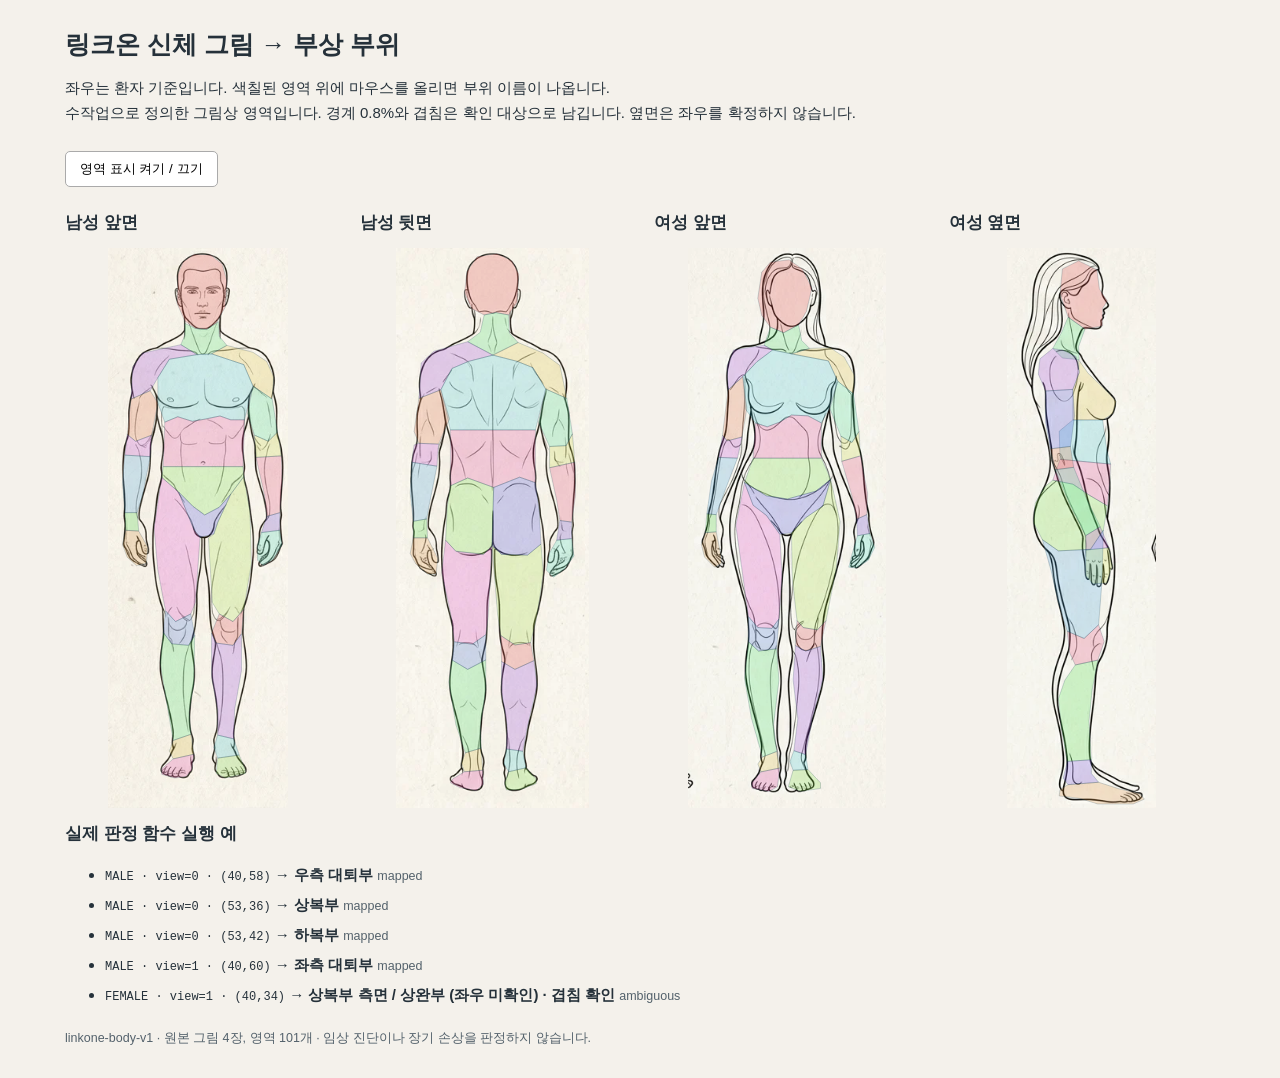
<file: AI_Situation_Room/docs/handoff/linkone-body/preview.html>
<!doctype html><html lang="ko"><meta charset="utf-8"><meta name="viewport" content="width=device-width,initial-scale=1"><title>링크온 부상 부위 판정 · 그림별 영역</title><style>
body{font:15px -apple-system,BlinkMacSystemFont,sans-serif;background:#f4f1eb;color:#25313a;margin:28px auto;max-width:1150px;padding:0 20px}h1{font-size:25px;margin-bottom:8px}p{line-height:1.65}.cards{display:grid;grid-template-columns:repeat(4,1fr);gap:28px}h2{font-size:17px}.diagram{position:relative;width:100%}.diagram img,.diagram svg{position:absolute;inset:0;width:100%;height:100%}.diagram polygon{fill-opacity:.23;stroke:#24465a;stroke-width:.22;vector-effect:non-scaling-stroke}.diagram polygon:hover{fill-opacity:.7}body.clean polygon{fill-opacity:0;stroke:none}li{line-height:2}small{color:#53616b}button{padding:8px 14px;margin:10px 0;border:1px solid #aaa;background:white;border-radius:5px}code{font-size:12px}@media(max-width:700px){.cards{grid-template-columns:repeat(2,1fr)}}
</style><h1>링크온 신체 그림 → 부상 부위</h1><p>좌우는 환자 기준입니다. 색칠된 영역 위에 마우스를 올리면 부위 이름이 나옵니다.<br>수작업으로 정의한 그림상 영역입니다. 경계 0.8%와 겹침은 확인 대상으로 남깁니다. 옆면은 좌우를 확정하지 않습니다.</p><button onclick="document.body.classList.toggle('clean')">영역 표시 켜기 / 끄기</button><div class="cards"><section><h2>남성 앞면</h2><div class="diagram" style="aspect-ratio:235/730;max-width:180.27px;margin:auto"><img src="templates/male-front.webp" alt="링크온 남성 앞면 원본"><svg viewBox="0 0 100 100" preserveAspectRatio="none" aria-label="부위 판정 다각형"><polygon points="38.723,4.658 41.702,2.466 47.66,1.096 57.021,1.233 63.404,2.877 65.957,5.89 65.106,10.548 60.0,13.425 54.894,14.521 48.511,14.384 42.553,13.014 38.298,9.863" fill="hsl(0 68% 55%)"><title>머리·안면 · head</title></polygon><polygon points="42.553,13.425 48.511,14.384 54.894,14.521 61.277,13.151 61.702,15.753 65.957,17.397 57.447,18.904 49.362,19.041 40.426,17.26 42.553,15.616" fill="hsl(137 68% 55%)"><title>목 · neck</title></polygon><polygon points="40.426,17.26 49.362,19.041 34.043,19.863 27.66,23.151 23.404,25.479 12.766,26.986 13.617,21.233 19.149,18.767" fill="hsl(274 68% 55%)"><title>우측 어깨 · right_shoulder</title></polygon><polygon points="57.447,18.904 65.957,17.397 80.426,18.63 88.085,20.274 91.915,23.014 91.064,26.986 80.426,24.658 75.319,20.822" fill="hsl(51 68% 55%)"><title>좌측 어깨 · left_shoulder</title></polygon><polygon points="34.043,19.863 49.362,19.041 57.447,18.904 75.319,20.822 80.426,24.658 75.745,30.685 68.085,30.685 62.128,30.0 54.043,30.548 46.809,30.959 38.723,30.137 31.489,31.096 27.66,27.671 27.66,23.151" fill="hsl(188 68% 55%)"><title>흉부 · chest</title></polygon><polygon points="31.489,31.096 38.723,30.137 46.809,30.959 54.043,30.548 62.128,30.0 68.085,30.685 75.745,30.685 74.894,39.041 30.638,39.041" fill="hsl(325 68% 55%)"><title>상복부 · upper_abdomen</title></polygon><polygon points="30.638,39.041 74.894,39.041 75.319,40.822 68.085,43.973 61.702,46.301 53.617,47.671 47.234,46.164 39.149,43.562 29.787,40.959" fill="hsl(102 68% 55%)"><title>하복부 · lower_abdomen</title></polygon><polygon points="39.149,43.562 47.234,46.164 53.617,47.671 61.702,46.301 68.085,43.973 60.851,49.041 58.723,51.096 51.064,51.644 47.66,50.274" fill="hsl(239 68% 55%)"><title>골반·서혜부 · pelvis</title></polygon><polygon points="12.766,26.986 23.404,25.479 27.66,27.671 24.255,33.425 15.319,34.521 10.638,33.288" fill="hsl(16 68% 55%)"><title>우측 상완부 · right_upper_arm</title></polygon><polygon points="80.426,24.658 91.064,26.986 94.043,32.877 88.936,34.521 81.277,33.425 77.447,29.589" fill="hsl(153 68% 55%)"><title>좌측 상완부 · left_upper_arm</title></polygon><polygon points="10.638,33.288 15.319,34.521 24.255,33.425 23.404,37.26 9.362,36.986" fill="hsl(290 68% 55%)"><title>우측 팔꿈치 · right_elbow</title></polygon><polygon points="81.277,33.425 88.936,34.521 94.043,32.877 96.17,37.123 82.128,37.397" fill="hsl(67 68% 55%)"><title>좌측 팔꿈치 · left_elbow</title></polygon><polygon points="9.362,36.986 23.404,37.26 19.149,44.11 16.17,47.26 9.362,47.26 8.085,41.781" fill="hsl(204 68% 55%)"><title>우측 전완부 · right_forearm</title></polygon><polygon points="82.128,37.397 96.17,37.123 96.596,41.918 95.319,47.26 88.085,47.945 86.809,44.11" fill="hsl(341 68% 55%)"><title>좌측 전완부 · left_forearm</title></polygon><polygon points="9.362,47.26 16.17,47.26 17.021,50.548 9.787,50.411" fill="hsl(118 68% 55%)"><title>우측 손목 · right_wrist</title></polygon><polygon points="88.085,47.945 95.319,47.26 95.319,50.411 85.106,50.822" fill="hsl(255 68% 55%)"><title>좌측 손목 · left_wrist</title></polygon><polygon points="9.787,50.411 17.021,50.548 22.128,53.425 21.277,56.301 15.745,56.712 10.638,55.205 8.085,53.014" fill="hsl(32 68% 55%)"><title>우측 손 · right_hand</title></polygon><polygon points="85.106,50.822 95.319,50.411 96.596,53.014 91.489,55.616 85.957,56.712 82.979,55.753 82.979,53.014" fill="hsl(169 68% 55%)"><title>좌측 손 · left_hand</title></polygon><polygon points="29.787,40.959 39.149,43.562 47.66,50.274 51.064,51.644 48.511,63.288 45.957,65.342 37.447,66.712 31.915,64.795 27.66,57.534 25.532,50.0" fill="hsl(306 68% 55%)"><title>우측 대퇴부 · right_thigh</title></polygon><polygon points="68.085,43.973 75.319,40.822 78.723,46.986 79.574,56.301 75.319,64.521 69.362,66.712 61.702,65.342 57.872,63.288 55.745,51.781 58.723,51.096 60.851,49.041" fill="hsl(83 68% 55%)"><title>좌측 대퇴부 · left_thigh</title></polygon><polygon points="31.915,64.795 37.447,66.712 45.957,65.342 48.085,69.178 44.681,70.959 35.319,70.685 30.638,68.63" fill="hsl(220 68% 55%)"><title>우측 무릎 · right_knee</title></polygon><polygon points="61.702,65.342 69.362,66.712 75.319,64.521 74.043,68.904 69.362,70.959 60.0,70.548 57.447,68.767" fill="hsl(357 68% 55%)"><title>좌측 무릎 · left_knee</title></polygon><polygon points="30.638,68.63 35.319,70.685 44.681,70.959 48.085,69.178 47.66,77.671 45.106,82.877 45.957,86.849 36.17,87.945 32.766,81.644 28.936,74.11" fill="hsl(134 68% 55%)"><title>우측 하퇴부 · right_lower_leg</title></polygon><polygon points="57.447,68.767 60.0,70.548 69.362,70.959 74.043,68.904 74.043,75.479 70.213,82.466 69.787,87.671 60.851,86.986 60.851,82.466 57.447,76.575" fill="hsl(271 68% 55%)"><title>좌측 하퇴부 · left_lower_leg</title></polygon><polygon points="36.17,87.945 45.957,86.849 47.66,90.411 36.17,91.233 34.043,89.863" fill="hsl(48 68% 55%)"><title>우측 발목 · right_ankle</title></polygon><polygon points="60.851,86.986 69.787,87.671 72.766,90.548 60.851,91.096 58.723,89.178" fill="hsl(185 68% 55%)"><title>좌측 발목 · left_ankle</title></polygon><polygon points="36.17,91.233 47.66,90.411 46.383,93.288 43.404,94.384 37.021,94.658 29.787,93.973 29.787,93.014" fill="hsl(322 68% 55%)"><title>우측 발 · right_foot</title></polygon><polygon points="60.851,91.096 72.766,90.548 76.17,93.151 76.17,93.836 65.106,94.658 60.0,93.836" fill="hsl(99 68% 55%)"><title>좌측 발 · left_foot</title></polygon></svg></div></section><section><h2>남성 뒷면</h2><div class="diagram" style="aspect-ratio:245/711;max-width:192.97px;margin:auto"><img src="templates/male-back.webp" alt="링크온 남성 뒷면 원본"><svg viewBox="0 0 100 100" preserveAspectRatio="none" aria-label="부위 판정 다각형"><polygon points="36.735,4.219 42.041,1.547 52.245,0.985 60.0,2.25 63.673,4.641 62.857,9.705 58.367,11.955 51.837,11.533 45.714,11.955 39.184,10.83 35.51,8.017" fill="hsl(0 68% 55%)"><title>후두부 · head</title></polygon><polygon points="45.714,11.955 51.837,11.533 58.367,11.955 58.776,15.19 63.265,16.878 50.204,19.128 37.143,16.737 43.673,15.049" fill="hsl(137 68% 55%)"><title>목 뒤 · neck</title></polygon><polygon points="37.143,16.737 50.204,19.128 37.551,20.253 28.98,21.519 23.265,25.316 11.837,26.864 13.061,20.534 19.592,18.425" fill="hsl(274 68% 55%)"><title>좌측 어깨 · left_shoulder</title></polygon><polygon points="50.204,19.128 63.265,16.878 75.918,18.706 84.898,20.956 88.571,26.864 77.551,25.176 71.02,21.378 62.857,20.253" fill="hsl(51 68% 55%)"><title>우측 어깨 · right_shoulder</title></polygon><polygon points="28.98,21.519 37.551,20.253 50.204,19.128 62.857,20.253 71.02,21.378 77.551,25.176 72.245,32.489 28.163,32.489 23.265,25.316" fill="hsl(188 68% 55%)"><title>등 상부 · upper_back</title></polygon><polygon points="28.163,32.489 72.245,32.489 72.245,41.913 64.082,40.928 50.612,42.757 37.143,41.069 28.163,42.475" fill="hsl(325 68% 55%)"><title>허리 · lower_back</title></polygon><polygon points="28.163,42.475 37.143,41.069 50.612,42.757 49.796,53.165 45.306,54.712 31.02,54.149 25.714,52.18 26.531,46.414" fill="hsl(102 68% 55%)"><title>좌측 둔부 · left_buttock</title></polygon><polygon points="50.612,42.757 64.082,40.928 72.245,41.913 74.286,47.117 75.102,52.883 68.163,54.852 54.694,54.712 49.796,53.165" fill="hsl(239 68% 55%)"><title>우측 둔부 · right_buttock</title></polygon><polygon points="11.837,26.864 23.265,25.316 27.755,30.52 22.041,35.021 11.837,34.88 9.388,32.771" fill="hsl(16 68% 55%)"><title>좌측 상완부 · left_upper_arm</title></polygon><polygon points="77.551,25.176 88.571,26.864 91.429,33.193 88.163,35.302 79.592,35.443 73.878,31.083" fill="hsl(153 68% 55%)"><title>우측 상완부 · right_upper_arm</title></polygon><polygon points="11.837,34.88 22.041,35.021 21.224,38.959 8.163,38.256 9.388,35.162" fill="hsl(290 68% 55%)"><title>좌측 팔꿈치 · left_elbow</title></polygon><polygon points="79.592,35.443 88.163,35.302 91.429,33.193 92.653,38.256 79.592,39.241" fill="hsl(67 68% 55%)"><title>우측 팔꿈치 · right_elbow</title></polygon><polygon points="8.163,38.256 21.224,38.959 17.551,45.288 15.918,48.383 8.98,48.805 7.347,43.741" fill="hsl(204 68% 55%)"><title>좌측 전완부 · left_forearm</title></polygon><polygon points="79.592,39.241 92.653,38.256 93.061,44.163 91.02,48.945 84.898,48.664 83.265,45.007" fill="hsl(341 68% 55%)"><title>우측 전완부 · right_forearm</title></polygon><polygon points="8.98,48.805 15.918,48.383 16.327,51.758 8.98,51.758" fill="hsl(118 68% 55%)"><title>좌측 손목 · left_wrist</title></polygon><polygon points="84.898,48.664 91.02,48.945 91.02,51.899 83.265,52.18" fill="hsl(255 68% 55%)"><title>우측 손목 · right_wrist</title></polygon><polygon points="8.98,51.758 16.327,51.758 21.633,55.415 20.816,58.228 16.327,58.228 10.204,56.399 7.347,54.571" fill="hsl(32 68% 55%)"><title>좌측 손 · left_hand</title></polygon><polygon points="83.265,52.18 91.02,51.899 92.245,54.993 87.347,57.384 81.633,58.79 77.959,57.525 79.592,54.43" fill="hsl(169 68% 55%)"><title>우측 손 · right_hand</title></polygon><polygon points="25.714,52.18 31.02,54.149 45.306,54.712 49.796,53.165 47.755,65.823 46.531,69.058 39.592,70.745 30.204,70.323 28.571,65.682 23.673,57.947" fill="hsl(306 68% 55%)"><title>좌측 대퇴부 · left_thigh</title></polygon><polygon points="49.796,53.165 54.694,54.712 68.163,54.852 75.102,52.883 76.327,58.087 73.061,65.682 69.796,70.464 61.633,70.886 54.286,69.198 52.653,65.401" fill="hsl(83 68% 55%)"><title>우측 대퇴부 · right_thigh</title></polygon><polygon points="30.204,70.323 39.592,70.745 46.531,69.058 46.531,73.558 37.143,75.246 28.98,73.558" fill="hsl(220 68% 55%)"><title>좌측 무릎 뒤 · left_knee</title></polygon><polygon points="54.286,69.198 61.633,70.886 69.796,70.464 71.429,73.699 61.633,75.246 54.694,73.84" fill="hsl(357 68% 55%)"><title>우측 무릎 뒤 · right_knee</title></polygon><polygon points="28.98,73.558 37.143,75.246 46.531,73.558 46.531,78.903 43.673,85.513 44.082,89.311 35.918,90.155 31.02,85.091 27.347,77.496" fill="hsl(134 68% 55%)"><title>좌측 하퇴부 · left_lower_leg</title></polygon><polygon points="54.694,73.84 61.633,75.246 71.429,73.699 73.061,78.059 68.163,85.373 65.714,89.873 57.143,89.451 57.551,85.091 54.694,79.325" fill="hsl(271 68% 55%)"><title>우측 하퇴부 · right_lower_leg</title></polygon><polygon points="35.918,90.155 44.082,89.311 44.898,93.249 35.51,93.53 33.878,91.983" fill="hsl(48 68% 55%)"><title>좌측 발목 · left_ankle</title></polygon><polygon points="57.143,89.451 65.714,89.873 67.347,92.827 58.367,93.53 55.918,92.124" fill="hsl(185 68% 55%)"><title>우측 발목 · right_ankle</title></polygon><polygon points="35.51,93.53 44.898,93.249 45.306,95.781 41.633,96.906 33.061,96.343 28.163,95.499 29.388,94.796" fill="hsl(322 68% 55%)"><title>좌측 발 · left_foot</title></polygon><polygon points="58.367,93.53 67.347,92.827 72.653,94.796 72.653,95.64 64.082,96.765 57.143,96.765 56.327,95.499" fill="hsl(99 68% 55%)"><title>우측 발 · right_foot</title></polygon></svg></div></section><section><h2>여성 앞면</h2><div class="diagram" style="aspect-ratio:252/714;max-width:197.65px;margin:auto"><img src="templates/female-front.webp" alt="링크온 여성 앞면 원본"><svg viewBox="0 0 100 100" preserveAspectRatio="none" aria-label="부위 판정 다각형"><polygon points="37.302,4.342 41.667,2.521 51.19,2.101 57.937,3.782 62.698,7.143 59.921,11.345 55.952,13.725 48.413,15.126 41.667,14.146 37.302,12.045 35.317,8.964" fill="hsl(0 68% 55%)"><title>머리·안면 · head</title></polygon><polygon points="41.667,14.146 48.413,15.126 55.952,13.725 57.54,16.527 61.508,17.927 52.381,18.908 42.857,18.207 38.492,17.367" fill="hsl(137 68% 55%)"><title>목 · neck</title></polygon><polygon points="38.492,17.367 42.857,18.207 34.921,20.308 27.778,22.969 20.238,25.35 19.841,21.008 23.016,18.207" fill="hsl(274 68% 55%)"><title>우측 어깨 · right_shoulder</title></polygon><polygon points="52.381,18.908 61.508,17.927 71.825,17.787 78.968,19.468 84.127,22.689 83.73,26.05 75.794,23.81 71.032,20.168" fill="hsl(51 68% 55%)"><title>좌측 어깨 · left_shoulder</title></polygon><polygon points="34.921,20.308 42.857,18.207 52.381,18.908 71.032,20.168 75.794,23.81 71.429,28.711 67.46,31.232 60.714,29.972 52.381,29.832 46.429,31.092 40.079,31.933 34.127,31.232 28.968,28.711 27.778,22.969" fill="hsl(188 68% 55%)"><title>흉부 · chest</title></polygon><polygon points="34.127,31.232 40.079,31.933 46.429,31.092 52.381,29.832 60.714,29.972 67.46,31.232 67.46,37.535 32.937,37.535" fill="hsl(325 68% 55%)"><title>상복부 · upper_abdomen</title></polygon><polygon points="32.937,37.535 67.46,37.535 72.222,41.317 64.683,43.417 50.397,44.818 39.683,44.258 28.571,41.877" fill="hsl(102 68% 55%)"><title>하복부 · lower_abdomen</title></polygon><polygon points="28.571,41.877 39.683,44.258 50.397,44.818 64.683,43.417 72.222,41.317 68.254,46.078 59.524,48.179 52.381,50.84 46.429,51.12 39.683,47.759 32.937,45.938" fill="hsl(239 68% 55%)"><title>골반·서혜부 · pelvis</title></polygon><polygon points="20.238,25.35 27.778,22.969 29.762,28.571 27.381,33.754 19.841,34.454 17.46,33.473" fill="hsl(16 68% 55%)"><title>우측 상완부 · right_upper_arm</title></polygon><polygon points="75.794,23.81 83.73,26.05 86.508,32.773 82.937,34.734 77.381,33.613 71.825,28.711" fill="hsl(153 68% 55%)"><title>좌측 상완부 · left_upper_arm</title></polygon><polygon points="17.46,33.473 19.841,34.454 27.381,33.754 25.0,37.535 15.476,37.395" fill="hsl(290 68% 55%)"><title>우측 팔꿈치 · right_elbow</title></polygon><polygon points="77.381,33.613 82.937,34.734 86.508,32.773 87.302,37.115 77.778,38.095" fill="hsl(67 68% 55%)"><title>좌측 팔꿈치 · left_elbow</title></polygon><polygon points="15.476,37.395 25.0,37.535 19.048,42.997 14.286,47.619 9.524,47.479 11.905,41.597" fill="hsl(204 68% 55%)"><title>우측 전완부 · right_forearm</title></polygon><polygon points="77.778,38.095 87.302,37.115 90.873,43.838 90.476,47.619 85.317,48.459 82.937,44.258" fill="hsl(341 68% 55%)"><title>좌측 전완부 · left_forearm</title></polygon><polygon points="9.524,47.479 14.286,47.619 14.286,50.7 8.73,50.84" fill="hsl(118 68% 55%)"><title>우측 손목 · right_wrist</title></polygon><polygon points="85.317,48.459 90.476,47.619 92.063,50.98 85.714,51.401" fill="hsl(255 68% 55%)"><title>좌측 손목 · left_wrist</title></polygon><polygon points="8.73,50.84 14.286,50.7 16.667,54.902 17.063,56.303 13.492,57.003 8.333,55.182 6.746,52.941" fill="hsl(32 68% 55%)"><title>우측 손 · right_hand</title></polygon><polygon points="85.714,51.401 92.063,50.98 94.444,53.501 91.27,55.742 85.317,57.143 81.349,57.003 82.937,54.762" fill="hsl(169 68% 55%)"><title>좌측 손 · left_hand</title></polygon><polygon points="28.571,41.877 32.937,45.938 39.683,47.759 46.429,51.12 47.619,58.824 46.032,66.246 42.46,67.927 35.317,67.787 30.556,65.826 26.984,56.583 24.206,49.58" fill="hsl(306 68% 55%)"><title>우측 대퇴부 · right_thigh</title></polygon><polygon points="72.222,41.317 76.984,48.88 75.0,57.283 69.841,66.527 65.476,68.207 58.333,67.787 55.159,66.527 52.778,59.104 52.381,50.84 59.524,48.179 68.254,46.078" fill="hsl(83 68% 55%)"><title>좌측 대퇴부 · left_thigh</title></polygon><polygon points="30.556,65.826 35.317,67.787 42.46,67.927 46.032,66.246 44.841,71.569 35.714,71.989 30.556,70.308" fill="hsl(220 68% 55%)"><title>우측 무릎 · right_knee</title></polygon><polygon points="55.159,66.527 58.333,67.787 65.476,68.207 69.841,66.527 67.063,71.148 59.524,71.989 54.365,71.008" fill="hsl(357 68% 55%)"><title>좌측 무릎 · left_knee</title></polygon><polygon points="30.556,70.308 35.714,71.989 44.841,71.569 46.032,77.171 43.254,85.154 44.841,89.916 37.698,90.896 32.143,84.034 28.571,76.891" fill="hsl(134 68% 55%)"><title>우측 하퇴부 · right_lower_leg</title></polygon><polygon points="54.365,71.008 59.524,71.989 67.063,71.148 68.254,77.031 63.095,83.754 59.524,90.476 53.571,89.776 55.556,84.034 53.175,77.171" fill="hsl(271 68% 55%)"><title>좌측 하퇴부 · left_lower_leg</title></polygon><polygon points="37.698,90.896 44.841,89.916 46.429,92.857 36.905,93.557 35.317,92.157" fill="hsl(48 68% 55%)"><title>우측 발목 · right_ankle</title></polygon><polygon points="53.571,89.776 59.524,90.476 60.714,93.137 53.175,93.277 51.587,91.737" fill="hsl(185 68% 55%)"><title>좌측 발목 · left_ankle</title></polygon><polygon points="36.905,93.557 46.429,92.857 45.238,96.218 40.873,97.059 32.54,96.499 32.143,95.518" fill="hsl(322 68% 55%)"><title>우측 발 · right_foot</title></polygon><polygon points="53.175,93.277 60.714,93.137 67.063,95.518 67.063,96.499 57.143,97.059 50.794,96.218" fill="hsl(99 68% 55%)"><title>좌측 발 · left_foot</title></polygon></svg></div></section><section><h2>여성 옆면</h2><div class="diagram" style="aspect-ratio:186/697;max-width:149.44px;margin:auto"><img src="templates/female-side.webp" alt="링크온 여성 옆면 원본"><svg viewBox="0 0 100 100" preserveAspectRatio="none" aria-label="부위 판정 다각형"><polygon points="37.097,3.73 47.849,2.296 60.215,3.874 61.828,7.317 67.204,9.469 63.978,10.76 63.978,13.917 52.151,14.491 40.86,12.339 35.484,8.178" fill="hsl(0 68% 55%)"><title>머리·안면 · head</title></polygon><polygon points="40.86,12.339 52.151,14.491 47.849,17.647 48.387,19.943 37.097,19.656 30.645,17.934 36.559,15.065" fill="hsl(137 68% 55%)"><title>목 · neck</title></polygon><polygon points="30.645,17.934 37.097,18.221 46.237,19.369 48.387,22.238 44.086,25.251 25.806,25.538 20.968,22.525 22.043,19.799" fill="hsl(274 68% 55%)"><title>어깨 (좌우 미확인) · shoulder</title></polygon><polygon points="47.849,19.943 54.301,22.382 66.129,25.395 73.118,27.403 70.968,29.555 63.978,30.703 44.086,30.703 44.086,25.251 48.387,22.238" fill="hsl(51 68% 55%)"><title>흉부 측면 · chest</title></polygon><polygon points="44.086,30.703 63.978,30.703 66.667,35.868 69.355,38.594 35.484,37.733 34.946,32.712" fill="hsl(188 68% 55%)"><title>상복부 측면 · upper_abdomen</title></polygon><polygon points="35.484,37.733 69.355,38.594 68.817,41.75 67.204,46.055 55.376,44.189 44.086,42.181 30.645,41.463" fill="hsl(325 68% 55%)"><title>하복부 측면 · lower_abdomen</title></polygon><polygon points="30.645,41.463 44.086,42.181 55.376,44.189 67.204,46.055 64.516,50.359 55.914,53.802 34.409,54.089 23.656,52.08 17.742,49.067 18.817,45.624 24.731,42.755" fill="hsl(102 68% 55%)"><title>골반·둔부 측면 · pelvis</title></polygon><polygon points="25.806,25.538 44.086,25.251 45.161,29.986 42.473,35.438 29.032,35.868 25.806,31.133" fill="hsl(239 68% 55%)"><title>상완부 (좌우 미확인) · upper_arm</title></polygon><polygon points="29.032,35.868 42.473,35.438 44.624,39.168 32.258,39.598" fill="hsl(16 68% 55%)"><title>팔꿈치 (좌우 미확인) · elbow</title></polygon><polygon points="32.258,39.598 44.624,39.168 53.226,44.763 62.366,49.785 52.688,51.363 41.935,45.768" fill="hsl(153 68% 55%)"><title>전완부 (좌우 미확인) · forearm</title></polygon><polygon points="52.688,51.363 62.366,49.785 68.28,53.515 52.688,53.945" fill="hsl(290 68% 55%)"><title>손목 (좌우 미확인) · wrist</title></polygon><polygon points="52.688,53.945 68.28,53.515 70.43,56.815 66.667,59.828 57.527,59.971 52.688,58.537" fill="hsl(67 68% 55%)"><title>손 (좌우 미확인) · hand</title></polygon><polygon points="23.656,52.08 34.409,54.089 55.914,53.802 64.516,50.359 63.441,59.971 61.29,67.288 51.613,69.727 40.323,68.436 33.871,62.841 29.57,57.676" fill="hsl(204 68% 55%)"><title>대퇴부 (좌우 미확인) · thigh</title></polygon><polygon points="40.323,68.436 51.613,69.727 61.29,67.288 65.054,70.301 60.753,73.601 45.699,74.462 41.935,72.31" fill="hsl(341 68% 55%)"><title>무릎 (좌우 미확인) · knee</title></polygon><polygon points="45.699,74.462 60.753,73.601 56.989,78.91 54.839,84.505 56.452,91.392 40.323,91.679 36.559,85.94 34.409,80.488 38.71,77.188" fill="hsl(118 68% 55%)"><title>하퇴부 (좌우 미확인) · lower_leg</title></polygon><polygon points="40.323,91.679 56.452,91.392 56.452,93.831 61.29,95.409 40.86,95.839 37.634,94.692" fill="hsl(255 68% 55%)"><title>발목 (좌우 미확인) · ankle</title></polygon><polygon points="40.86,95.839 61.29,95.409 74.731,96.557 88.71,97.418 91.935,98.422 84.409,99.283 60.753,99.283 48.387,98.278 34.946,97.848 35.484,96.7" fill="hsl(32 68% 55%)"><title>발 (좌우 미확인) · foot</title></polygon></svg></div></section></div><h2>실제 판정 함수 실행 예</h2><ul><li><code>MALE · view=0 · (40,58)</code> → <b>우측 대퇴부</b> <small>mapped</small></li><li><code>MALE · view=0 · (53,36)</code> → <b>상복부</b> <small>mapped</small></li><li><code>MALE · view=0 · (53,42)</code> → <b>하복부</b> <small>mapped</small></li><li><code>MALE · view=1 · (40,60)</code> → <b>좌측 대퇴부</b> <small>mapped</small></li><li><code>FEMALE · view=1 · (40,34)</code> → <b>상복부 측면 / 상완부 (좌우 미확인) · 겹침 확인</b> <small>ambiguous</small></li></ul><p><small>linkone-body-v1 · 원본 그림 4장, 영역 101개 · 임상 진단이나 장기 손상을 판정하지 않습니다.</small></p></html>
</file>
